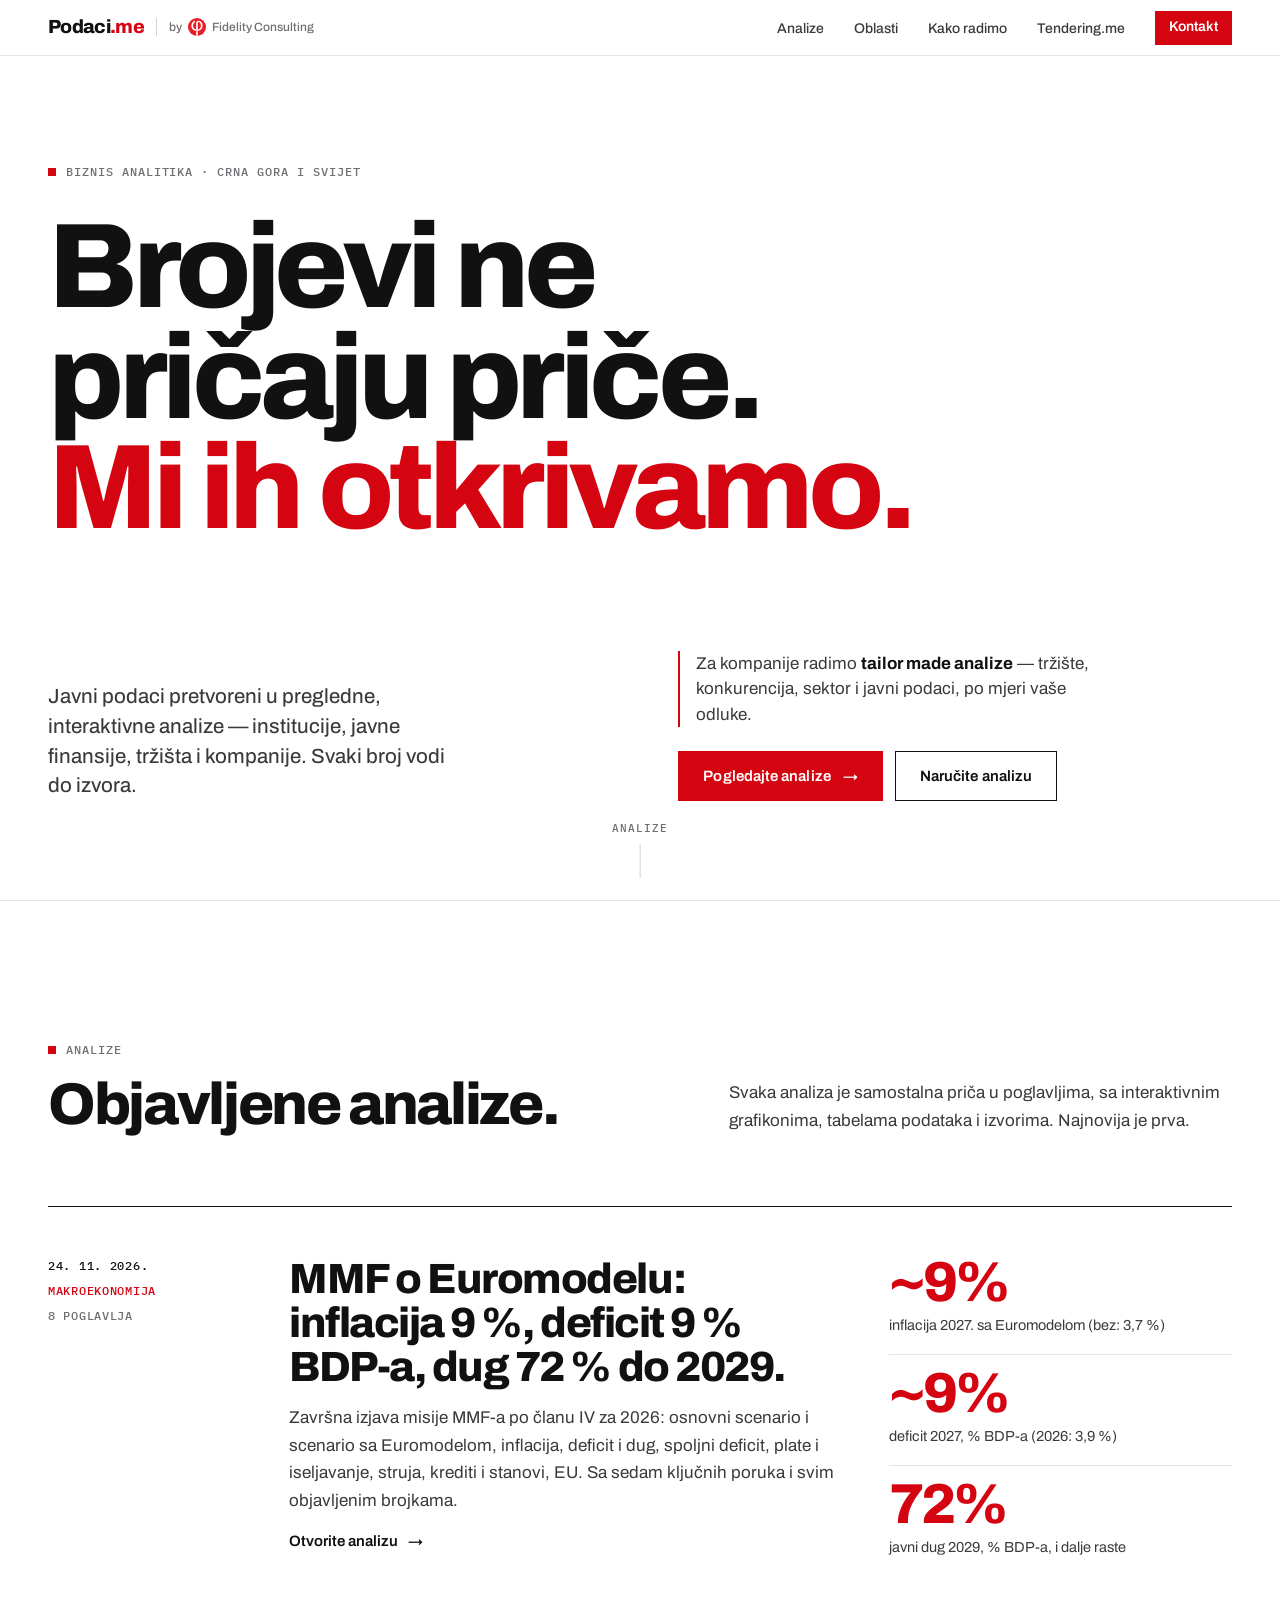
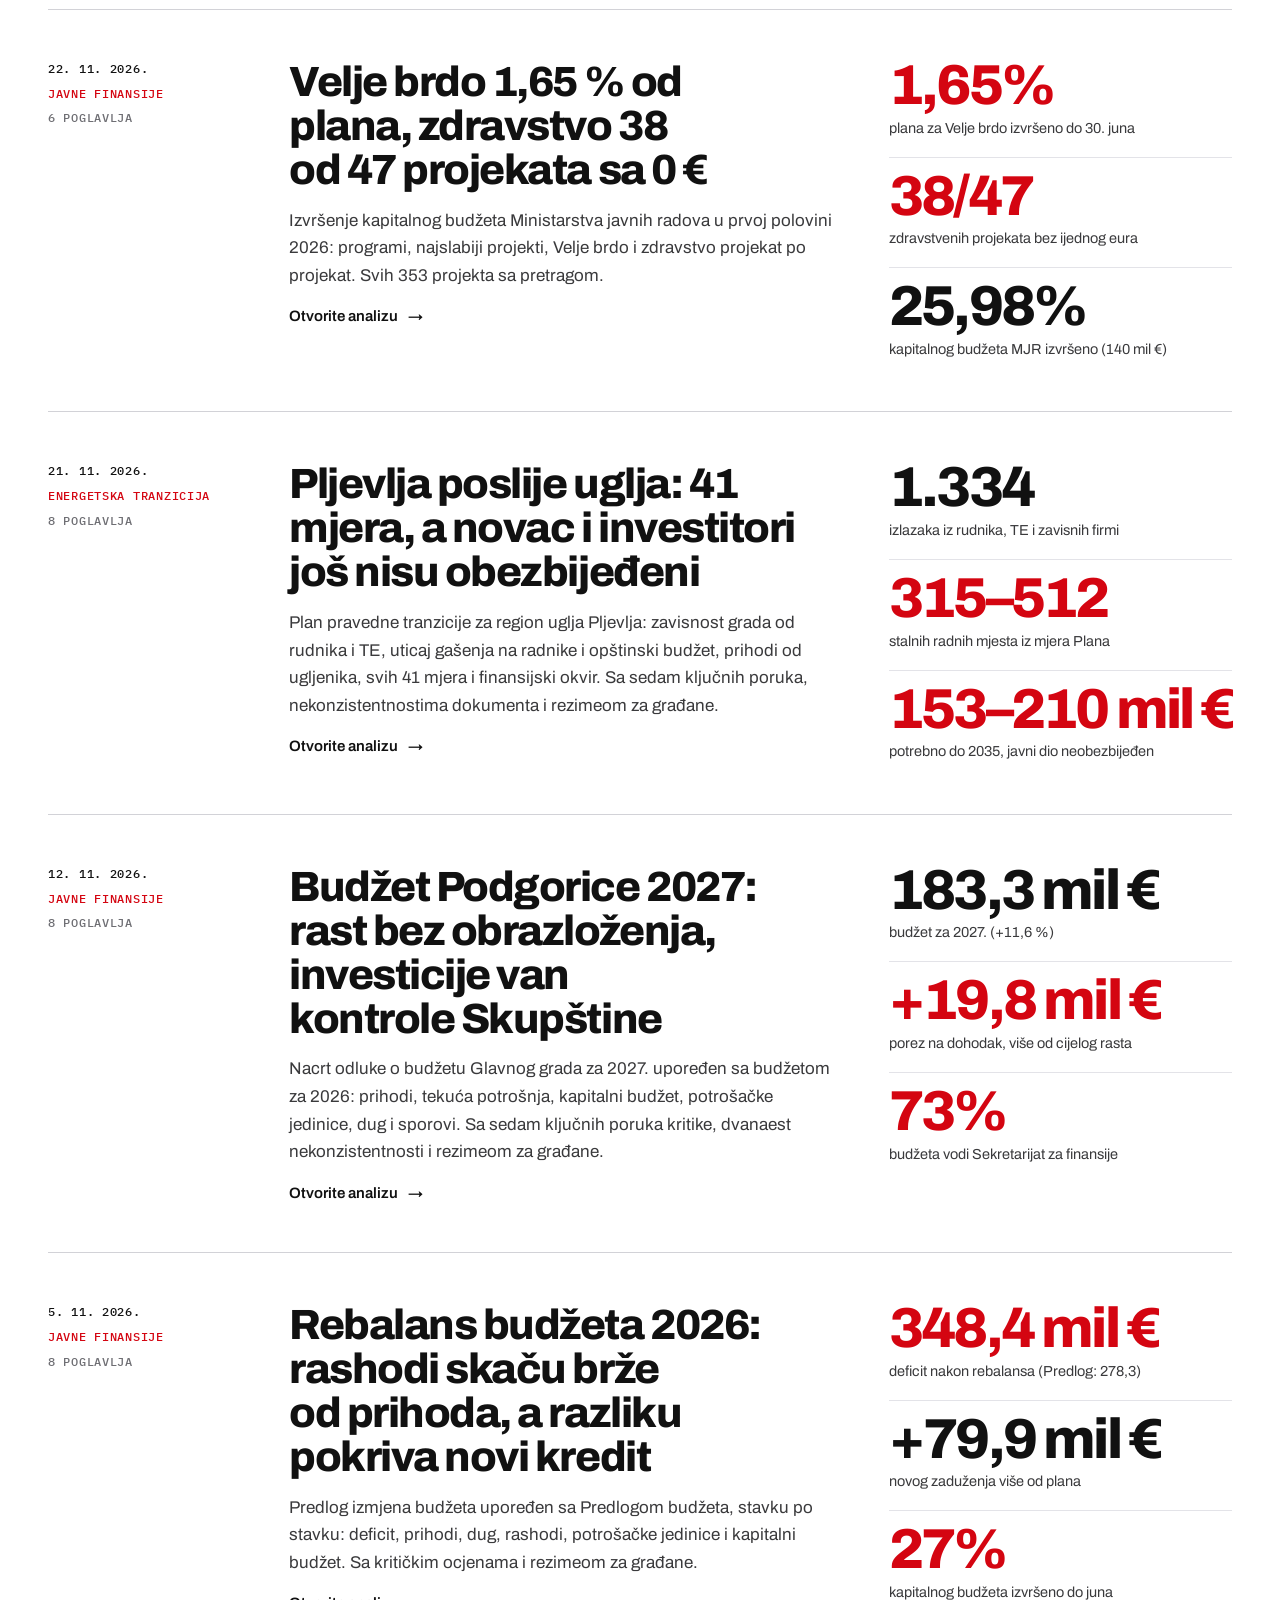
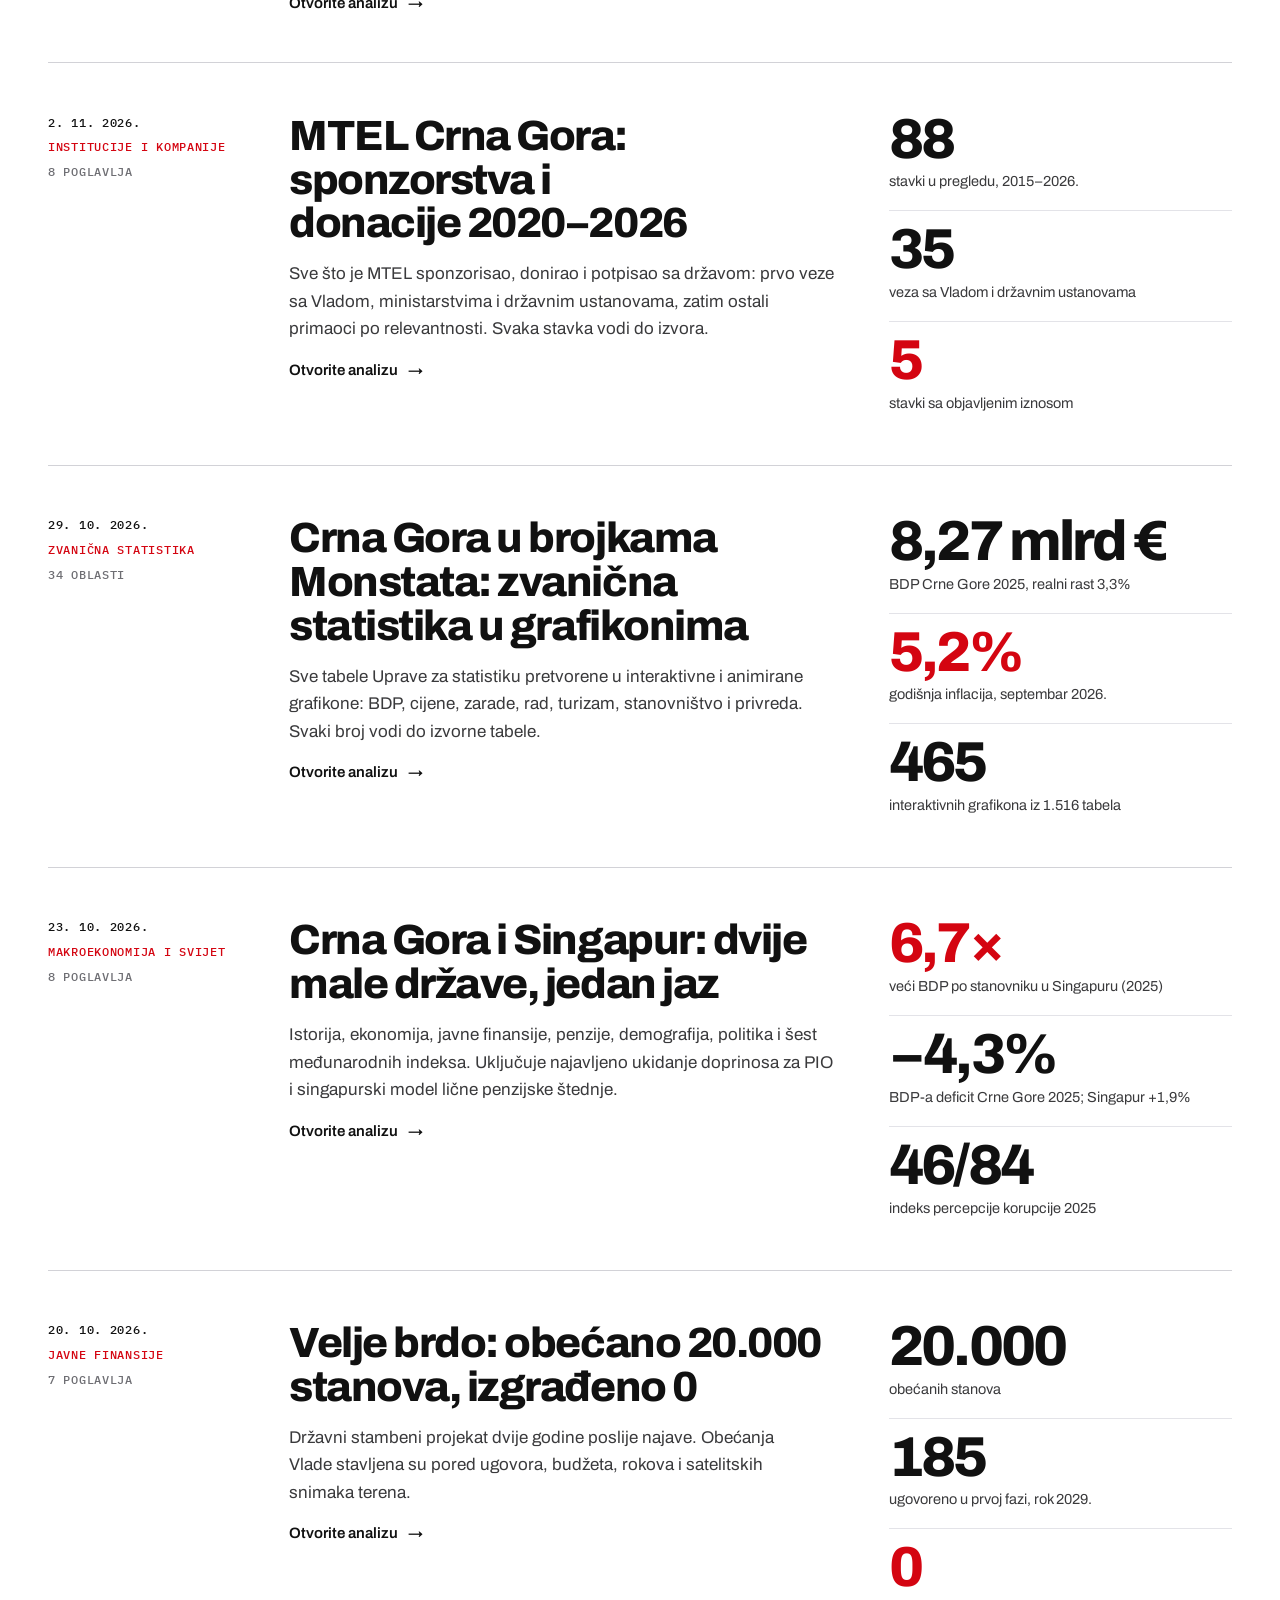
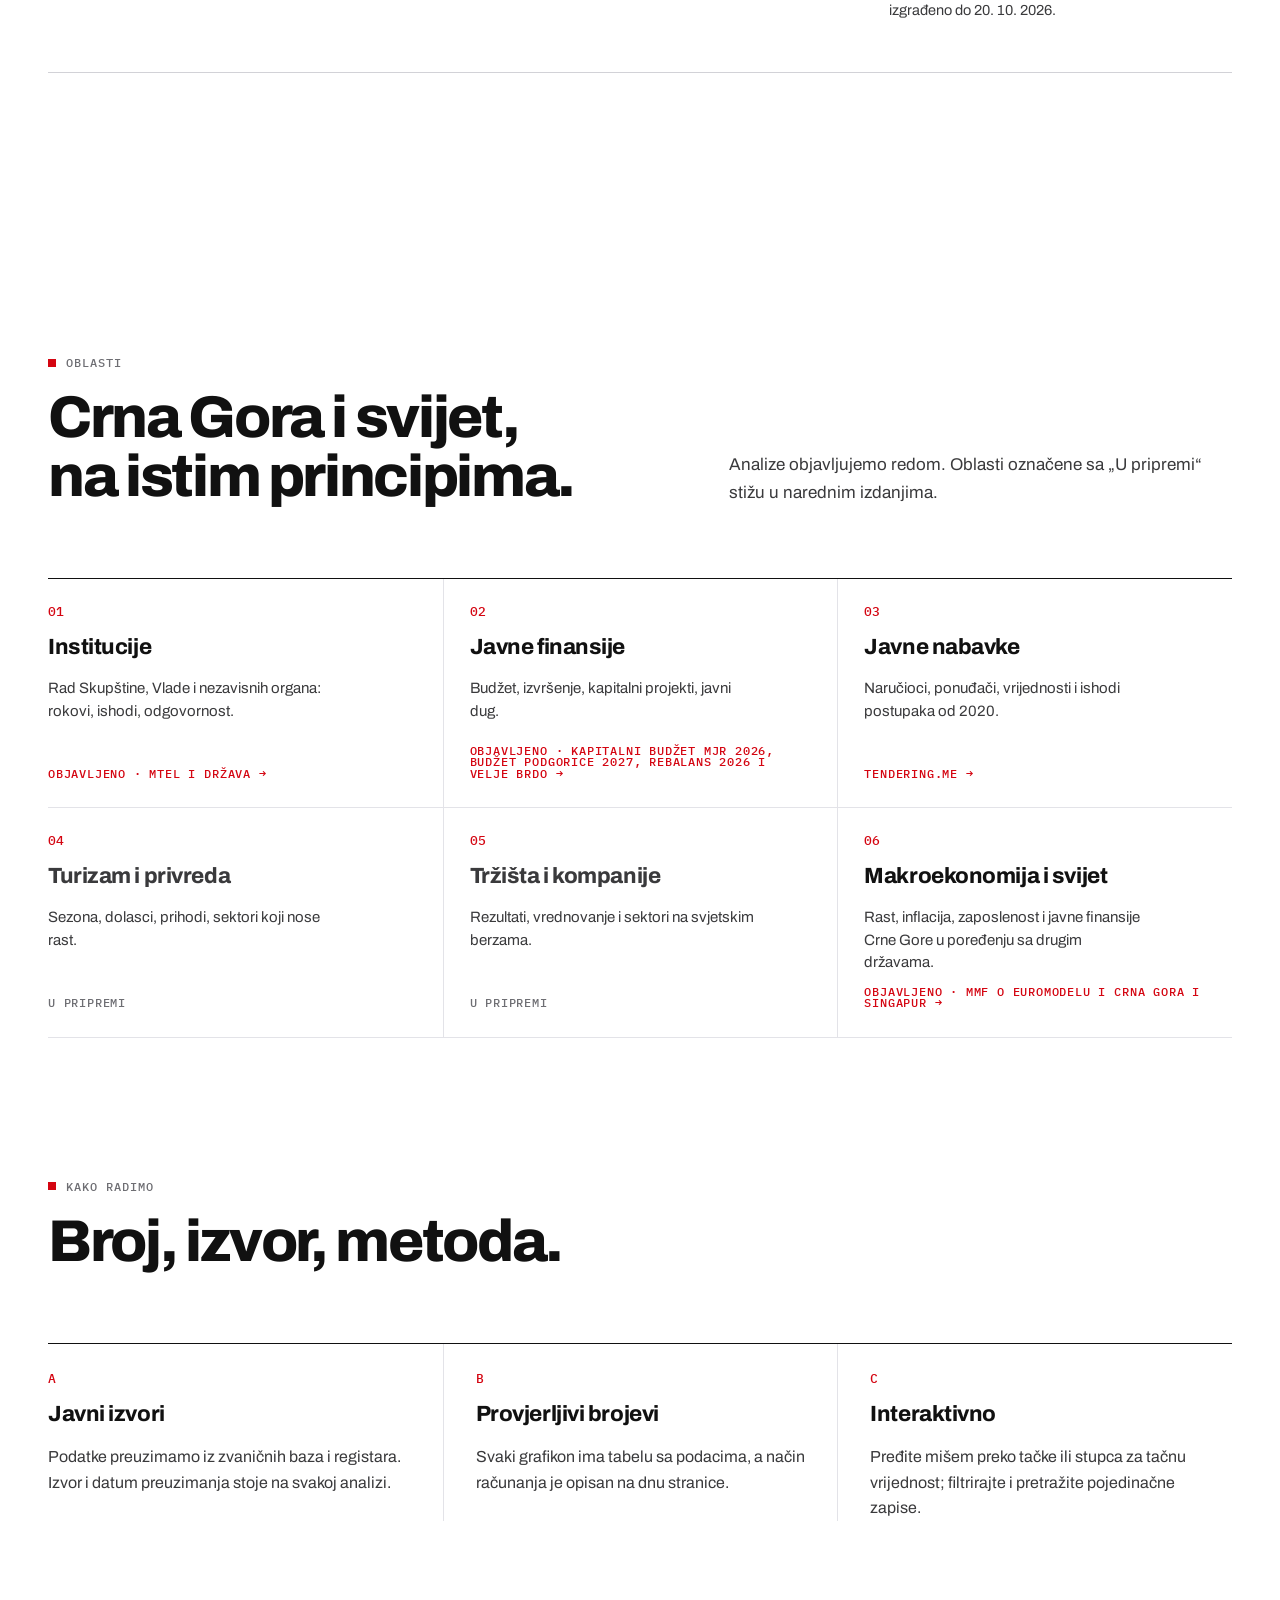
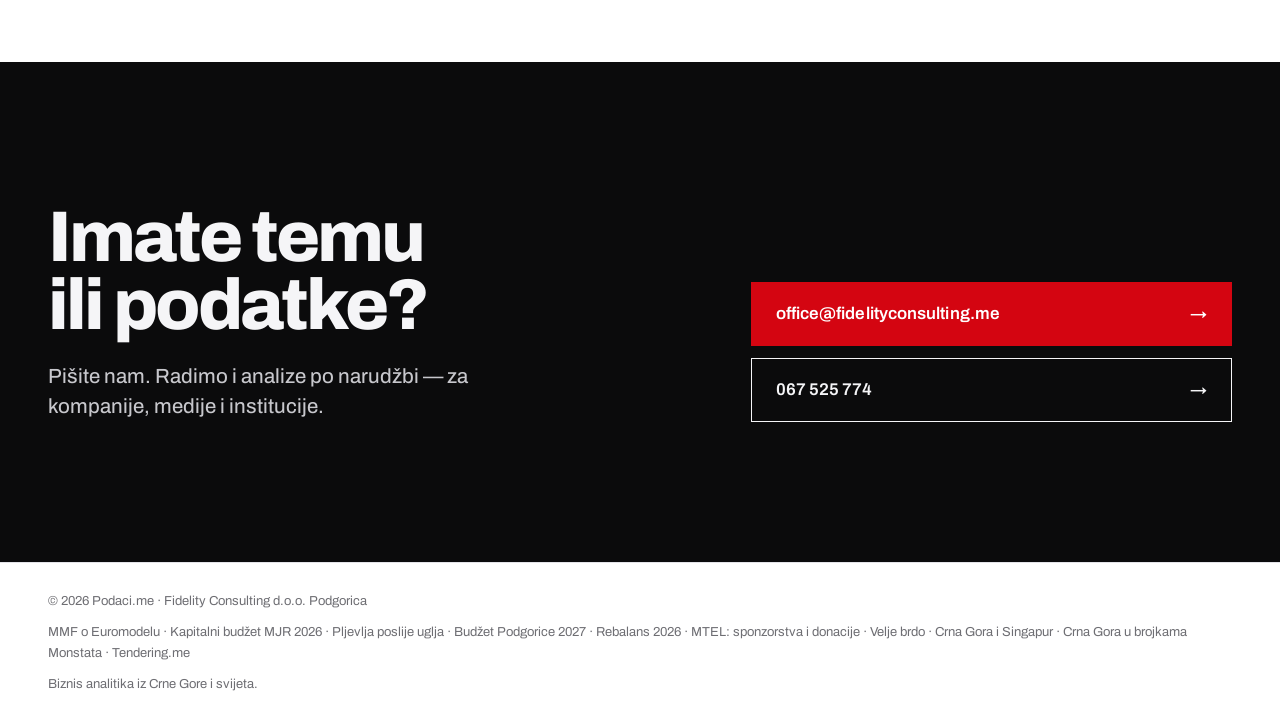
<file: index.html>
<!DOCTYPE html>
<html lang="sr-Latn-ME" class="no-js">
<head>
<meta charset="utf-8">
<meta name="viewport" content="width=device-width, initial-scale=1, viewport-fit=cover">
<title>Podaci.me — Biznis analitika iz Crne Gore i svijeta</title>
<meta name="description" content="Analize javnih podataka iz Crne Gore i svijeta: institucije, javne finansije, tržišta i kompanije. Interaktivni grafikoni i provjerljivi izvori.">
<link rel="canonical" href="https://www.podaci.me/">
<meta name="theme-color" content="#ffffff">
<meta property="og:type" content="website">
<meta property="og:url" content="https://www.podaci.me/">
<meta property="og:title" content="Podaci.me — Biznis analitika iz Crne Gore i svijeta">
<meta property="og:description" content="Analize javnih podataka iz Crne Gore i svijeta: Velje brdo, Crna Gora i Singapur. Interaktivni grafikoni i provjerljivi izvori.">
<meta property="og:image" content="https://www.podaci.me/og-image.png">
<meta property="og:image:width" content="1200">
<meta property="og:image:height" content="630">
<meta property="og:locale" content="sr_ME">
<meta name="twitter:card" content="summary_large_image">
<meta name="twitter:title" content="Podaci.me — Biznis analitika iz Crne Gore i svijeta">
<meta name="twitter:description" content="Analize javnih podataka iz Crne Gore i svijeta: Velje brdo, Crna Gora i Singapur. Interaktivni grafikoni i provjerljivi izvori.">
<meta name="twitter:image" content="https://www.podaci.me/og-image.png">
<link rel="icon" href="/favicon.svg" type="image/svg+xml">
<script type="application/ld+json">{"@context":"https://schema.org","@graph":[{"@type":"Organization","@id":"https://www.podaci.me/#organization","name":"Podaci.me","legalName":"Fidelity Consulting d.o.o.","url":"https://www.podaci.me/","logo":"https://www.podaci.me/og-image.png","email":"office@fidelityconsulting.me","telephone":"+382 67 525 774","address":{"@type":"PostalAddress","streetAddress":"Moskovska 63","addressLocality":"Podgorica","addressCountry":"ME"}},{"@type":"WebSite","@id":"https://www.podaci.me/#website","url":"https://www.podaci.me/","name":"Podaci.me","inLanguage":"sr-Latn-ME","publisher":{"@id":"https://www.podaci.me/#organization"}}]}</script>
<link rel="preconnect" href="https://fonts.googleapis.com">
<link rel="preconnect" href="https://fonts.gstatic.com" crossorigin>
<link rel="stylesheet" href="https://fonts.googleapis.com/css2?family=Archivo:wght@400..800&family=IBM+Plex+Mono:wght@400;500&display=swap">
<link rel="stylesheet" href="/assets/podaci.css?v=2.1">
<script>document.documentElement.className='js';window.__noJsT=setTimeout(function(){if(!window.P)document.documentElement.className='no-js'},4000)</script>
<script defer src="/assets/podaci.js?v=2.1" onerror="document.documentElement.className='no-js'"></script>
<style>
/* ---------- hero ---------- */
.hero{position:relative;min-height:calc(100svh - var(--nav-h));display:flex;flex-direction:column;padding-top:clamp(56px,12vh,140px)}
.hero .wrap{flex:1;display:flex;flex-direction:column;width:100%}
.hero__h{margin-top:clamp(22px,3.6vh,40px);font-size:clamp(46px,9.4vw,150px)}
.hero__h>span{display:block;text-wrap:balance}
.hero__l1{animation:heroRise 1.1s var(--ease) .1s both}
.hero__l2{color:var(--accent);animation:heroRise 1.1s var(--ease) .25s both}
.rd{position:relative;display:inline-block}
.rd::after{content:"";position:absolute;left:-.03em;right:-.03em;top:.12em;bottom:.04em;background:var(--ink);transform-origin:right center;animation:unredact 1.05s var(--ease-io) .9s both}
.rd+.rd::after{animation-delay:1.08s}
@keyframes unredact{from{transform:scaleX(1)}to{transform:scaleX(0)}}
/* the headline is the LCP element: it moves into place but is never hidden */
@keyframes heroRise{from{transform:translate3d(0,.14em,0)}to{transform:none}}
@keyframes footIn{from{opacity:0;transform:translate3d(0,16px,0)}to{opacity:1;transform:none}}
.no-js .rd::after{display:none}
.hero__foot{margin-top:auto;padding-block:clamp(40px,7vh,72px) clamp(72px,11vh,112px);display:grid;grid-template-columns:minmax(0,1fr) minmax(0,1fr);gap:28px clamp(32px,6vw,96px);align-items:end}
.hero__foot>div{animation:footIn .9s var(--ease) .6s both}
.hero__foot .lede{max-width:34ch}
.hero__note{padding-left:16px;border-left:2px solid var(--accent);font-size:17px;line-height:1.5;color:var(--ink-2);max-width:44ch;margin-bottom:24px}
.hero__note strong{color:var(--ink)}
.cue{position:absolute;left:50%;bottom:22px;transform:translateX(-50%);display:flex;flex-direction:column;align-items:center;gap:10px;font:500 11px/1 var(--f-mono);letter-spacing:.1em;text-transform:uppercase;color:var(--muted);text-decoration:none;transition:color .2s}
.cue:hover{color:var(--ink)}
.cue i{position:relative;width:1px;height:34px;background:var(--hair-2);overflow:hidden}
.cue i::after{content:"";position:absolute;left:0;top:-40%;width:1px;height:40%;background:var(--accent);animation:cue 2.2s var(--ease-io) 2}
@keyframes cue{to{top:100%}}
@media (max-width:860px){.hero{min-height:0}.hero__foot{grid-template-columns:minmax(0,1fr)}.cue{display:none}.hero__foot{padding-bottom:56px}}

/* ---------- analize: pregled ---------- */
.list{padding-block:var(--sec);border-top:1px solid var(--hair)}
.list__head{display:grid;grid-template-columns:minmax(0,1.2fr) minmax(0,1fr);gap:20px clamp(32px,6vw,96px);align-items:end}
.list__head .eyebrow{margin-bottom:18px}
@media (max-width:860px){.list__head{grid-template-columns:minmax(0,1fr)}}
.alist{list-style:none;margin:clamp(40px,6vw,72px) 0 0;padding:0;border-top:1px solid var(--ink)}
.alist>li{border-bottom:1px solid var(--hair-2)}
.an{display:grid;grid-template-columns:minmax(0,190px) minmax(0,1.6fr) minmax(0,1fr);gap:20px clamp(28px,4vw,64px);align-items:start;padding:clamp(32px,4vw,52px) 0;text-decoration:none;color:var(--ink);position:relative}
.an::after{content:"";position:absolute;left:0;right:0;bottom:-1px;height:2px;background:var(--accent);transform:scaleX(0);transform-origin:left;transition:transform .6s var(--ease)}
.an:hover::after{transform:scaleX(1)}
.an__meta{display:grid;gap:8px;font:500 12px/1.4 var(--f-mono);letter-spacing:.06em;text-transform:uppercase;color:var(--muted)}
.an__meta time{color:var(--ink)}
.an__meta b{font-weight:500;color:var(--accent-text)}
.an__body{display:grid;gap:14px;min-width:0}
.an h3{font-size:clamp(28px,3.3vw,46px);font-weight:800;letter-spacing:-.035em;line-height:1.04;text-wrap:balance;transition:color .25s}
.an:hover h3{color:var(--accent-text)}
.an p.dek{max-width:56ch}
.an__go{display:inline-flex;align-items:center;gap:10px;font:600 15px/1 var(--f-sans);margin-top:6px}
.an__go .arr{transition:transform .45s var(--ease)}
.an:hover .an__go .arr{transform:translateX(5px)}
.an__nums{display:grid;gap:18px;min-width:0}
.an__nums div{display:grid;gap:6px;padding-top:14px;border-top:1px solid var(--hair)}
.an__nums div:first-child{border-top:0;padding-top:0}
.an__v{font-size:clamp(40px,4.4vw,64px);font-weight:800;letter-spacing:-.05em;line-height:.9;font-variant-numeric:tabular-nums;white-space:nowrap}
.an__nums span{font-size:14.5px;line-height:1.45;color:var(--ink-2)}
@media (max-width:960px){.an{grid-template-columns:minmax(0,1fr) minmax(0,1fr)}.an__meta{grid-column:1 / -1;display:flex;flex-wrap:wrap;gap:6px 16px}.an__body{grid-column:1 / -1}.an__nums{grid-column:1 / -1;grid-template-columns:repeat(3,minmax(0,1fr))}.an__nums div{border-top:1px solid var(--hair);padding-top:14px}.an__nums div:first-child{border-top:1px solid var(--hair);padding-top:14px}}
@media (max-width:560px){.an__nums{grid-template-columns:minmax(0,1fr)}}

/* ---------- areas ---------- */
.split-head{display:grid;grid-template-columns:minmax(0,1.2fr) minmax(0,1fr);gap:20px clamp(32px,6vw,96px);align-items:end}
.split-head .eyebrow{margin-bottom:18px}
@media (max-width:860px){.split-head{grid-template-columns:minmax(0,1fr)}}
.areas{list-style:none;margin:clamp(40px,6vw,72px) 0 0;padding:0;display:grid;grid-template-columns:repeat(3,minmax(0,1fr));border-top:1px solid var(--ink)}
.areas li{border-bottom:1px solid var(--hair)}
.areas li:not(:nth-child(3n+1)){border-left:1px solid var(--hair)}
.area{display:flex;flex-direction:column;gap:12px;height:100%;min-height:228px;padding:26px 26px 28px;text-decoration:none;color:var(--ink);position:relative;transition:background .35s var(--ease)}
.areas li:nth-child(3n+1) .area{padding-left:0}
.area__n{font:500 13px/1 var(--f-mono);color:var(--accent-text)}
.area h3{font-size:22px;font-weight:750;letter-spacing:-.02em}
.area p{font-size:15px;line-height:1.5;color:var(--ink-2);max-width:32ch}
.area__s{margin-top:auto;font:500 11.5px/1 var(--f-mono);letter-spacing:.07em;text-transform:uppercase;color:var(--muted)}
a.area .area__s{color:var(--accent-text)}
a.area .area__s .arr{display:inline-block;transition:transform .45s var(--ease)}
a.area:hover .area__s .arr{transform:translateX(5px)}
a.area:hover h3{color:var(--accent-text)}
.area.is-soon{color:var(--ink-2)}
.area.is-soon h3{color:var(--ink-2)}
@media (max-width:960px){.areas{grid-template-columns:repeat(2,minmax(0,1fr))}.areas li:not(:nth-child(3n+1)){border-left:0}.areas li:nth-child(even){border-left:1px solid var(--hair)}.areas li:nth-child(3n+1) .area{padding-left:26px}.areas li:nth-child(odd) .area{padding-left:0}}
@media (max-width:560px){.areas{grid-template-columns:minmax(0,1fr)}.areas li:nth-child(even){border-left:0}.area{min-height:0;padding:22px 0 !important}}

/* ---------- method ---------- */
.method{display:grid;grid-template-columns:repeat(3,minmax(0,1fr));gap:0;margin-top:clamp(40px,6vw,72px);border-top:1px solid var(--ink)}
.method>div{padding:28px 32px 0 0;display:grid;gap:12px;align-content:start}
.method>div+div{padding-left:32px;border-left:1px solid var(--hair)}
.method b{font:500 13px/1 var(--f-mono);color:var(--accent-text)}
.method h3{font-size:22px;font-weight:750;letter-spacing:-.02em}
.method p{font-size:16px;line-height:1.6;color:var(--ink-2)}
@media (max-width:860px){.method{grid-template-columns:minmax(0,1fr)}.method>div+div{padding-left:0;border-left:0;border-top:1px solid var(--hair)}.method>div{padding:24px 0}}

/* ---------- contact ---------- */
.contact__grid{display:grid;grid-template-columns:minmax(0,1.3fr) minmax(0,1fr);gap:32px clamp(32px,6vw,96px);align-items:end}
.contact__grid .lede{margin-top:22px;max-width:40ch}
.contact__links{display:grid;gap:12px}
.contact__links .btn{justify-content:space-between;min-height:64px;font-size:17px}
@media (max-width:860px){.contact__grid{grid-template-columns:minmax(0,1fr)}}
</style>
</head>
<body>
<a class="skip" href="#main">Preskoči na sadržaj</a>

<header class="gh">
  <div class="wrap">
    <a class="brand" href="/" aria-label="Podaci.me by Fidelity Consulting"><span class="logo">Podaci<span>.me</span></span><span class="by"><span class="byw">by</span><img src="/fidelity-logo.svg" alt="" width="18" height="18"><span>Fidelity Consulting</span></span></a>
    <button class="menu-btn" type="button" aria-expanded="false" aria-controls="gh-nav"><i aria-hidden="true"></i>Meni</button>
    <nav id="gh-nav" aria-label="Glavna navigacija">
      <ul>
        <li><a href="#analize">Analize</a></li>
        <li><a href="#oblasti">Oblasti</a></li>
        <li><a href="#metod">Kako radimo</a></li>
        <li><a href="https://www.tendering.me/">Tendering.me</a></li>
        <li><a class="cta" href="mailto:office@fidelityconsulting.me?subject=Upit%20%E2%80%94%20Podaci.me">Kontakt</a></li>
      </ul>
    </nav>
  </div>
</header>

<main id="main">

  <section class="hero" id="top" aria-labelledby="hero-h">
    <div class="wrap">
      <p class="eyebrow live">Biznis analitika · Crna Gora i svijet</p>
      <h1 class="display hero__h" id="hero-h"><span class="hero__l1">Brojevi ne pričaju priče.</span> <span class="hero__l2"><span class="rd">Mi ih</span> <span class="rd">otkrivamo.</span></span></h1>
      <div class="hero__foot">
        <p class="lede">Javni podaci pretvoreni u pregledne, interaktivne analize — institucije, javne finansije, tržišta i kompanije. Svaki broj vodi do izvora.</p>
        <div>
          <p class="hero__note">Za kompanije radimo <strong>tailor made analize</strong> — tržište, konkurencija, sektor i javni podaci, po mjeri vaše odluke.</p>
          <div class="btns">
            <a class="btn btn--red" href="#analize">Pogledajte analize <span class="arr" aria-hidden="true">→</span></a>
            <a class="btn" href="mailto:office@fidelityconsulting.me?subject=Tailor%20made%20analiza%20%E2%80%94%20Podaci.me">Naručite analizu</a>
          </div>
        </div>
      </div>
    </div>
    <a class="cue" href="#analize"><span>Analize</span><i aria-hidden="true"></i></a>
  </section>

  <section class="list" id="analize" aria-labelledby="list-h">
    <div class="wrap">
      <div class="list__head" data-reveal>
        <div><p class="eyebrow">Analize</p><h2 class="h-sec" id="list-h">Objavljene analize.</h2></div>
        <p class="dek">Svaka analiza je samostalna priča u poglavljima, sa interaktivnim grafikonima, tabelama podataka i izvorima. Najnovija je prva.</p>
      </div>
      <ol class="alist">
        <li data-reveal>
          <a class="an" href="/analize/mmf-euromodel-2026/">
            <p class="an__meta"><time datetime="2026-11-24">24. 11. 2026.</time><b>Makroekonomija</b><span>8 poglavlja</span></p>
            <div class="an__body">
              <h3>MMF o Euromodelu: inflacija 9&nbsp;%, deficit 9&nbsp;% BDP-a, dug 72&nbsp;% do 2029.</h3>
              <p class="dek">Završna izjava misije MMF-a po članu IV za 2026: osnovni scenario i scenario sa Euromodelom, inflacija, deficit i dug, spoljni deficit, plate i iseljavanje, struja, krediti i stanovi, EU. Sa sedam ključnih poruka i svim objavljenim brojkama.</p>
              <span class="an__go">Otvorite analizu <span class="arr" aria-hidden="true">→</span></span>
            </div>
            <div class="an__nums">
              <div><p class="an__v red">~9%</p><span>inflacija 2027. sa Euromodelom (bez: 3,7&nbsp;%)</span></div>
              <div><p class="an__v red">~9%</p><span>deficit 2027, % BDP-a (2026: 3,9&nbsp;%)</span></div>
              <div><p class="an__v red">72%</p><span>javni dug 2029, % BDP-a, i dalje raste</span></div>
            </div>
          </a>
        </li>
        <li data-reveal>
          <a class="an" href="/analize/kapitalni-budzet-mjr-2026/">
            <p class="an__meta"><time datetime="2026-11-22">22. 11. 2026.</time><b>Javne finansije</b><span>6 poglavlja</span></p>
            <div class="an__body">
              <h3>Velje brdo 1,65&nbsp;% od plana, zdravstvo 38 od 47 projekata sa 0&nbsp;€</h3>
              <p class="dek">Izvršenje kapitalnog budžeta Ministarstva javnih radova u prvoj polovini 2026: programi, najslabiji projekti, Velje brdo i zdravstvo projekat po projekat. Svih 353 projekta sa pretragom.</p>
              <span class="an__go">Otvorite analizu <span class="arr" aria-hidden="true">→</span></span>
            </div>
            <div class="an__nums">
              <div><p class="an__v red">1,65%</p><span>plana za Velje brdo izvršeno do 30. juna</span></div>
              <div><p class="an__v red">38/47</p><span>zdravstvenih projekata bez ijednog eura</span></div>
              <div><p class="an__v">25,98%</p><span>kapitalnog budžeta MJR izvršeno (140 mil €)</span></div>
            </div>
          </a>
        </li>
        <li data-reveal>
          <a class="an" href="/analize/pravedna-tranzicija-pljevlja/">
            <p class="an__meta"><time datetime="2026-11-21">21. 11. 2026.</time><b>Energetska tranzicija</b><span>8 poglavlja</span></p>
            <div class="an__body">
              <h3>Pljevlja poslije uglja: 41 mjera, a novac i investitori još nisu obezbijeđeni</h3>
              <p class="dek">Plan pravedne tranzicije za region uglja Pljevlja: zavisnost grada od rudnika i TE, uticaj gašenja na radnike i opštinski budžet, prihodi od ugljenika, svih 41 mjera i finansijski okvir. Sa sedam ključnih poruka, nekonzistentnostima dokumenta i rezimeom za građane.</p>
              <span class="an__go">Otvorite analizu <span class="arr" aria-hidden="true">→</span></span>
            </div>
            <div class="an__nums">
              <div><p class="an__v">1.334</p><span>izlazaka iz rudnika, TE i zavisnih firmi</span></div>
              <div><p class="an__v red">315–512</p><span>stalnih radnih mjesta iz mjera Plana</span></div>
              <div><p class="an__v red">153–210 mil €</p><span>potrebno do 2035, javni dio neobezbijeđen</span></div>
            </div>
          </a>
        </li>
        <li data-reveal>
          <a class="an" href="/analize/budzet-podgorice-2027/">
            <p class="an__meta"><time datetime="2026-11-12">12. 11. 2026.</time><b>Javne finansije</b><span>8 poglavlja</span></p>
            <div class="an__body">
              <h3>Budžet Podgorice 2027: rast bez obrazloženja, investicije van kontrole Skupštine</h3>
              <p class="dek">Nacrt odluke o budžetu Glavnog grada za 2027. upoređen sa budžetom za 2026: prihodi, tekuća potrošnja, kapitalni budžet, potrošačke jedinice, dug i sporovi. Sa sedam ključnih poruka kritike, dvanaest nekonzistentnosti i rezimeom za građane.</p>
              <span class="an__go">Otvorite analizu <span class="arr" aria-hidden="true">→</span></span>
            </div>
            <div class="an__nums">
              <div><p class="an__v">183,3 mil €</p><span>budžet za 2027. (+11,6&nbsp;%)</span></div>
              <div><p class="an__v red">+19,8 mil €</p><span>porez na dohodak, više od cijelog rasta</span></div>
              <div><p class="an__v red">73%</p><span>budžeta vodi Sekretarijat za finansije</span></div>
            </div>
          </a>
        </li>
        <li data-reveal>
          <a class="an" href="/analize/rebalans-budzeta-2026/">
            <p class="an__meta"><time datetime="2026-11-05">5. 11. 2026.</time><b>Javne finansije</b><span>8 poglavlja</span></p>
            <div class="an__body">
              <h3>Rebalans budžeta 2026: rashodi skaču brže od prihoda, a razliku pokriva novi kredit</h3>
              <p class="dek">Predlog izmjena budžeta upoređen sa Predlogom budžeta, stavku po stavku: deficit, prihodi, dug, rashodi, potrošačke jedinice i kapitalni budžet. Sa kritičkim ocjenama i rezimeom za građane.</p>
              <span class="an__go">Otvorite analizu <span class="arr" aria-hidden="true">→</span></span>
            </div>
            <div class="an__nums">
              <div><p class="an__v red">348,4 mil €</p><span>deficit nakon rebalansa (Predlog: 278,3)</span></div>
              <div><p class="an__v">+79,9 mil €</p><span>novog zaduženja više od plana</span></div>
              <div><p class="an__v red">27%</p><span>kapitalnog budžeta izvršeno do juna</span></div>
            </div>
          </a>
        </li>
        <li data-reveal>
          <a class="an" href="/analize/mtel-sponzorstva/">
            <p class="an__meta"><time datetime="2026-11-02">2. 11. 2026.</time><b>Institucije i kompanije</b><span>8 poglavlja</span></p>
            <div class="an__body">
              <h3>MTEL Crna Gora: sponzorstva i donacije 2020–2026</h3>
              <p class="dek">Sve što je MTEL sponzorisao, donirao i potpisao sa državom: prvo veze sa Vladom, ministarstvima i državnim ustanovama, zatim ostali primaoci po relevantnosti. Svaka stavka vodi do izvora.</p>
              <span class="an__go">Otvorite analizu <span class="arr" aria-hidden="true">→</span></span>
            </div>
            <div class="an__nums">
              <div><p class="an__v">88</p><span>stavki u pregledu, 2015–2026.</span></div>
              <div><p class="an__v">35</p><span>veza sa Vladom i državnim ustanovama</span></div>
              <div><p class="an__v red">5</p><span>stavki sa objavljenim iznosom</span></div>
            </div>
          </a>
        </li>
        <li data-reveal>
          <a class="an" href="/analize/crna-gora-u-brojkama-monstata/">
            <p class="an__meta"><time datetime="2026-10-29">29. 10. 2026.</time><b>Zvanična statistika</b><span>34 oblasti</span></p>
            <div class="an__body">
              <h3>Crna Gora u brojkama Monstata: zvanična statistika u grafikonima</h3>
              <p class="dek">Sve tabele Uprave za statistiku pretvorene u interaktivne i animirane grafikone: BDP, cijene, zarade, rad, turizam, stanovništvo i privreda. Svaki broj vodi do izvorne tabele.</p>
              <span class="an__go">Otvorite analizu <span class="arr" aria-hidden="true">→</span></span>
            </div>
            <div class="an__nums">
              <div><p class="an__v">8,27 mlrd €</p><span>BDP Crne Gore 2025, realni rast 3,3%</span></div>
              <div><p class="an__v red">5,2%</p><span>godišnja inflacija, septembar 2026.</span></div>
              <div><p class="an__v">465</p><span>interaktivnih grafikona iz 1.516 tabela</span></div>
            </div>
          </a>
        </li>
        <li data-reveal>
          <a class="an" href="/analize/crna-gora-singapur/">
            <p class="an__meta"><time datetime="2026-10-23">23. 10. 2026.</time><b>Makroekonomija i svijet</b><span>8 poglavlja</span></p>
            <div class="an__body">
              <h3>Crna Gora i Singapur: dvije male države, jedan jaz</h3>
              <p class="dek">Istorija, ekonomija, javne finansije, penzije, demografija, politika i šest međunarodnih indeksa. Uključuje najavljeno ukidanje doprinosa za PIO i singapurski model lične penzijske štednje.</p>
              <span class="an__go">Otvorite analizu <span class="arr" aria-hidden="true">→</span></span>
            </div>
            <div class="an__nums">
              <div><p class="an__v red">6,7×</p><span>veći BDP po stanovniku u Singapuru (2025)</span></div>
              <div><p class="an__v">−4,3%</p><span>BDP-a deficit Crne Gore 2025; Singapur +1,9%</span></div>
              <div><p class="an__v">46/84</p><span>indeks percepcije korupcije 2025</span></div>
            </div>
          </a>
        </li>
        <li data-reveal>
          <a class="an" href="/analize/velje-brdo/">
            <p class="an__meta"><time datetime="2026-10-20">20. 10. 2026.</time><b>Javne finansije</b><span>7 poglavlja</span></p>
            <div class="an__body">
              <h3>Velje brdo: obećano 20.000 stanova, izgrađeno 0</h3>
              <p class="dek">Državni stambeni projekat dvije godine poslije najave. Obećanja Vlade stavljena su pored ugovora, budžeta, rokova i satelitskih snimaka terena.</p>
              <span class="an__go">Otvorite analizu <span class="arr" aria-hidden="true">→</span></span>
            </div>
            <div class="an__nums">
              <div><p class="an__v">20.000</p><span>obećanih stanova</span></div>
              <div><p class="an__v">185</p><span>ugovoreno u prvoj fazi, rok 2029.</span></div>
              <div><p class="an__v red">0</p><span>izgrađeno do 20. 10. 2026.</span></div>
            </div>
          </a>
        </li>
      </ol>
    </div>
  </section>

  <section class="sec" id="oblasti" aria-labelledby="areas-h">
    <div class="wrap">
      <div class="split-head" data-reveal>
        <div><p class="eyebrow">Oblasti</p><h2 class="h-sec" id="areas-h">Crna Gora i svijet, na istim principima.</h2></div>
        <p class="dek">Analize objavljujemo redom. Oblasti označene sa „U pripremi“ stižu u narednim izdanjima.</p>
      </div>
      <ol class="areas">
        <li data-reveal><a class="area" href="/analize/mtel-sponzorstva/"><span class="area__n">01</span><h3>Institucije</h3><p>Rad Skupštine, Vlade i nezavisnih organa: rokovi, ishodi, odgovornost.</p><span class="area__s">Objavljeno · MTEL i država <span class="arr" aria-hidden="true">→</span></span></a></li>
        <li data-reveal style="--d:60ms"><a class="area" href="/analize/kapitalni-budzet-mjr-2026/"><span class="area__n">02</span><h3>Javne finansije</h3><p>Budžet, izvršenje, kapitalni projekti, javni dug.</p><span class="area__s">Objavljeno · Kapitalni budžet MJR 2026, Budžet Podgorice 2027, Rebalans 2026 i Velje brdo <span class="arr" aria-hidden="true">→</span></span></a></li>
        <li data-reveal style="--d:120ms"><a class="area" href="https://www.tendering.me/"><span class="area__n">03</span><h3>Javne nabavke</h3><p>Naručioci, ponuđači, vrijednosti i ishodi postupaka od 2020.</p><span class="area__s">Tendering.me <span class="arr" aria-hidden="true">→</span></span></a></li>
        <li data-reveal><div class="area is-soon"><span class="area__n">04</span><h3>Turizam i privreda</h3><p>Sezona, dolasci, prihodi, sektori koji nose rast.</p><span class="area__s">U pripremi</span></div></li>
        <li data-reveal style="--d:60ms"><div class="area is-soon"><span class="area__n">05</span><h3>Tržišta i kompanije</h3><p>Rezultati, vrednovanje i sektori na svjetskim berzama.</p><span class="area__s">U pripremi</span></div></li>
        <li data-reveal style="--d:120ms"><a class="area" href="/analize/mmf-euromodel-2026/"><span class="area__n">06</span><h3>Makroekonomija i svijet</h3><p>Rast, inflacija, zaposlenost i javne finansije Crne Gore u poređenju sa drugim državama.</p><span class="area__s">Objavljeno · MMF o Euromodelu i Crna Gora i Singapur <span class="arr" aria-hidden="true">→</span></span></a></li>
      </ol>
    </div>
  </section>

  <section class="sec" id="metod" aria-labelledby="method-h" style="padding-top:0">
    <div class="wrap">
      <div data-reveal><p class="eyebrow" style="margin-bottom:18px">Kako radimo</p><h2 class="h-sec" id="method-h">Broj, izvor, metoda.</h2></div>
      <div class="method">
        <div data-reveal><b>A</b><h3>Javni izvori</h3><p>Podatke preuzimamo iz zvaničnih baza i registara. Izvor i datum preuzimanja stoje na svakoj analizi.</p></div>
        <div data-reveal style="--d:80ms"><b>B</b><h3>Provjerljivi brojevi</h3><p>Svaki grafikon ima tabelu sa podacima, a način računanja je opisan na dnu stranice.</p></div>
        <div data-reveal style="--d:160ms"><b>C</b><h3>Interaktivno</h3><p>Pređite mišem preko tačke ili stupca za tačnu vrijednost; filtrirajte i pretražite pojedinačne zapise.</p></div>
      </div>
    </div>
  </section>

  <section class="tone-night sec" id="kontakt" aria-labelledby="contact-h">
    <div class="wrap contact__grid">
      <div data-reveal>
        <h2 class="display d-l" id="contact-h">Imate temu ili podatke?</h2>
        <p class="lede">Pišite nam. Radimo i analize po narudžbi — za kompanije, medije i institucije.</p>
      </div>
      <div class="contact__links" data-reveal style="--d:120ms">
        <a class="btn btn--red" href="mailto:office@fidelityconsulting.me?subject=Upit%20%E2%80%94%20Podaci.me">office@fidelityconsulting.me <span class="arr" aria-hidden="true">→</span></a>
        <a class="btn" href="tel:+38267525774">067 525 774 <span class="arr" aria-hidden="true">→</span></a>
      </div>
    </div>
  </section>
</main>

<footer class="gf">
  <div class="wrap">
    <span>© 2026 Podaci.me · Fidelity Consulting d.o.o. Podgorica</span>
    <span><a href="/analize/mmf-euromodel-2026/">MMF o Euromodelu</a> · <a href="/analize/kapitalni-budzet-mjr-2026/">Kapitalni budžet MJR 2026</a> · <a href="/analize/pravedna-tranzicija-pljevlja/">Pljevlja poslije uglja</a> · <a href="/analize/budzet-podgorice-2027/">Budžet Podgorice 2027</a> · <a href="/analize/rebalans-budzeta-2026/">Rebalans 2026</a> · <a href="/analize/mtel-sponzorstva/">MTEL: sponzorstva i donacije</a> · <a href="/analize/velje-brdo/">Velje brdo</a> · <a href="/analize/crna-gora-singapur/">Crna Gora i Singapur</a> · <a href="/analize/crna-gora-u-brojkama-monstata/">Crna Gora u brojkama Monstata</a> · <a href="https://www.tendering.me/">Tendering.me</a></span>
    <span>Biznis analitika iz Crne Gore i svijeta.</span>
  </div>
</footer>

</body>
</html>
</file>
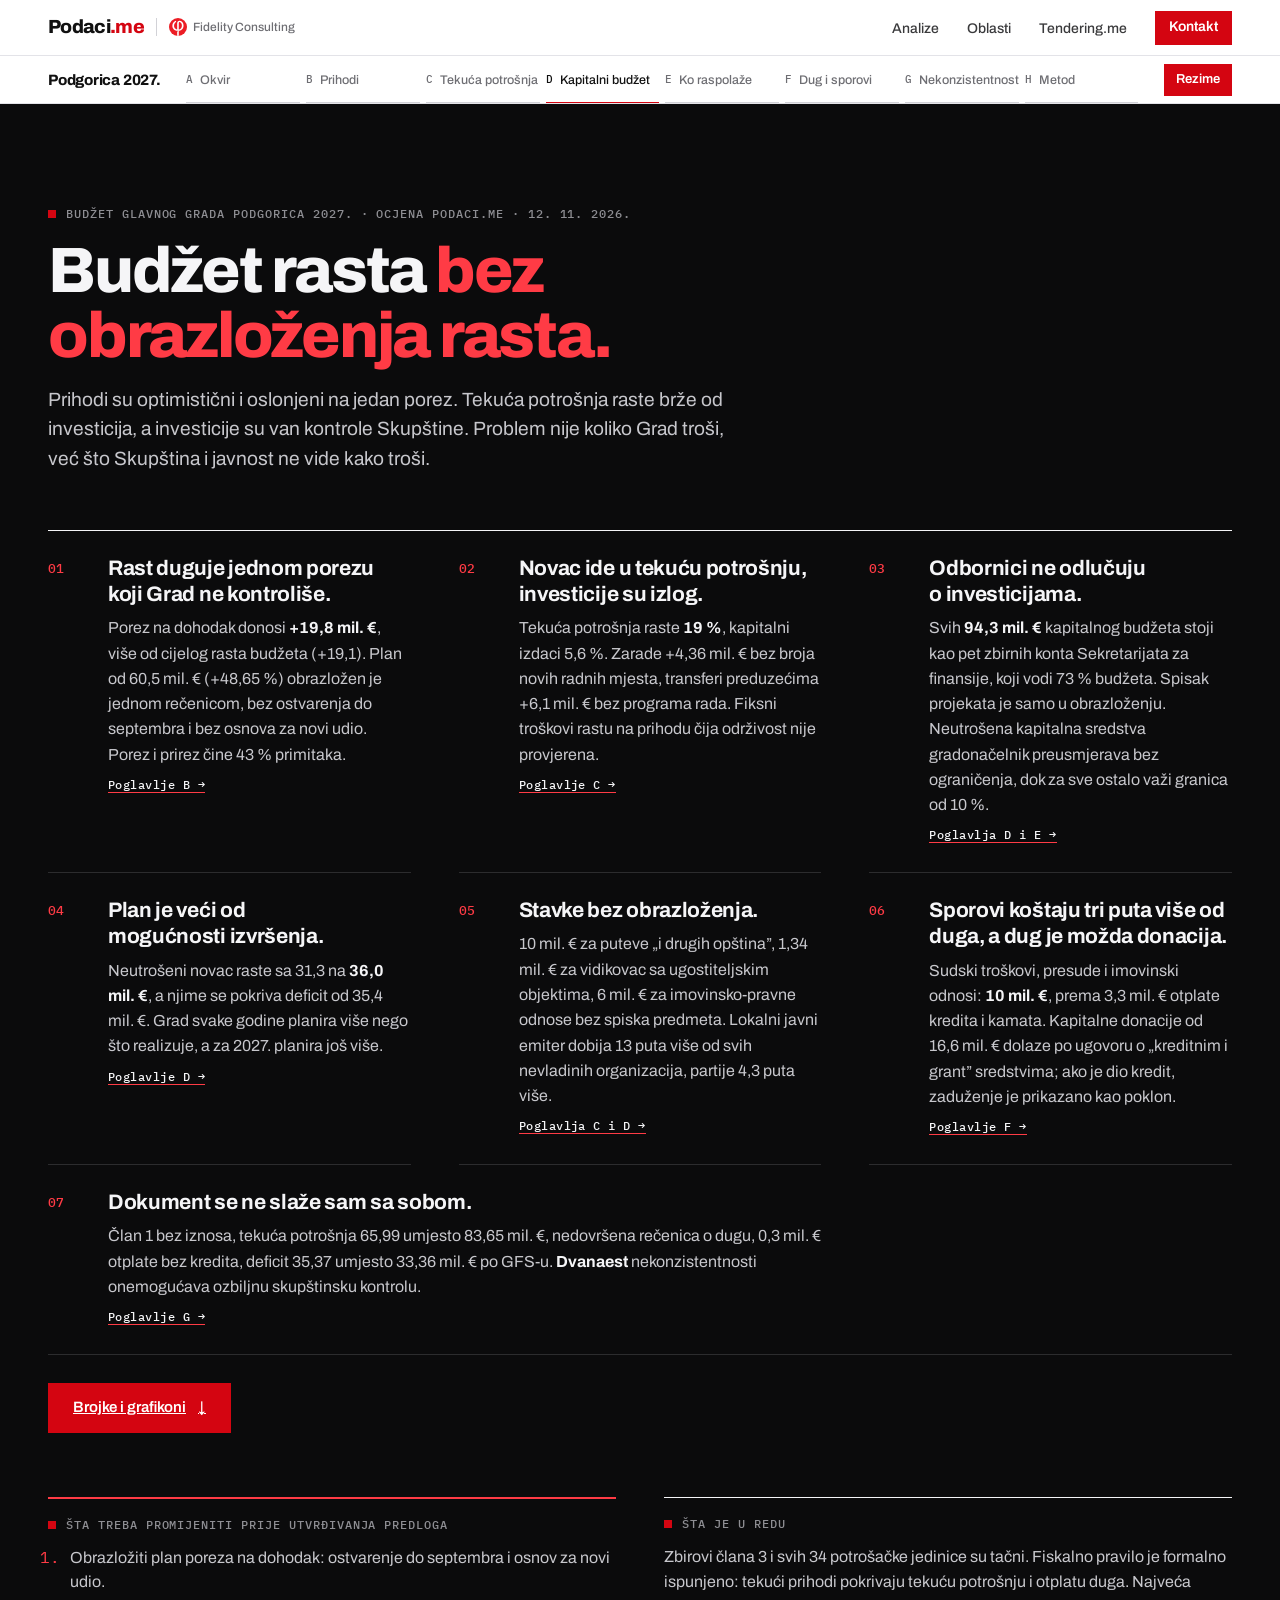
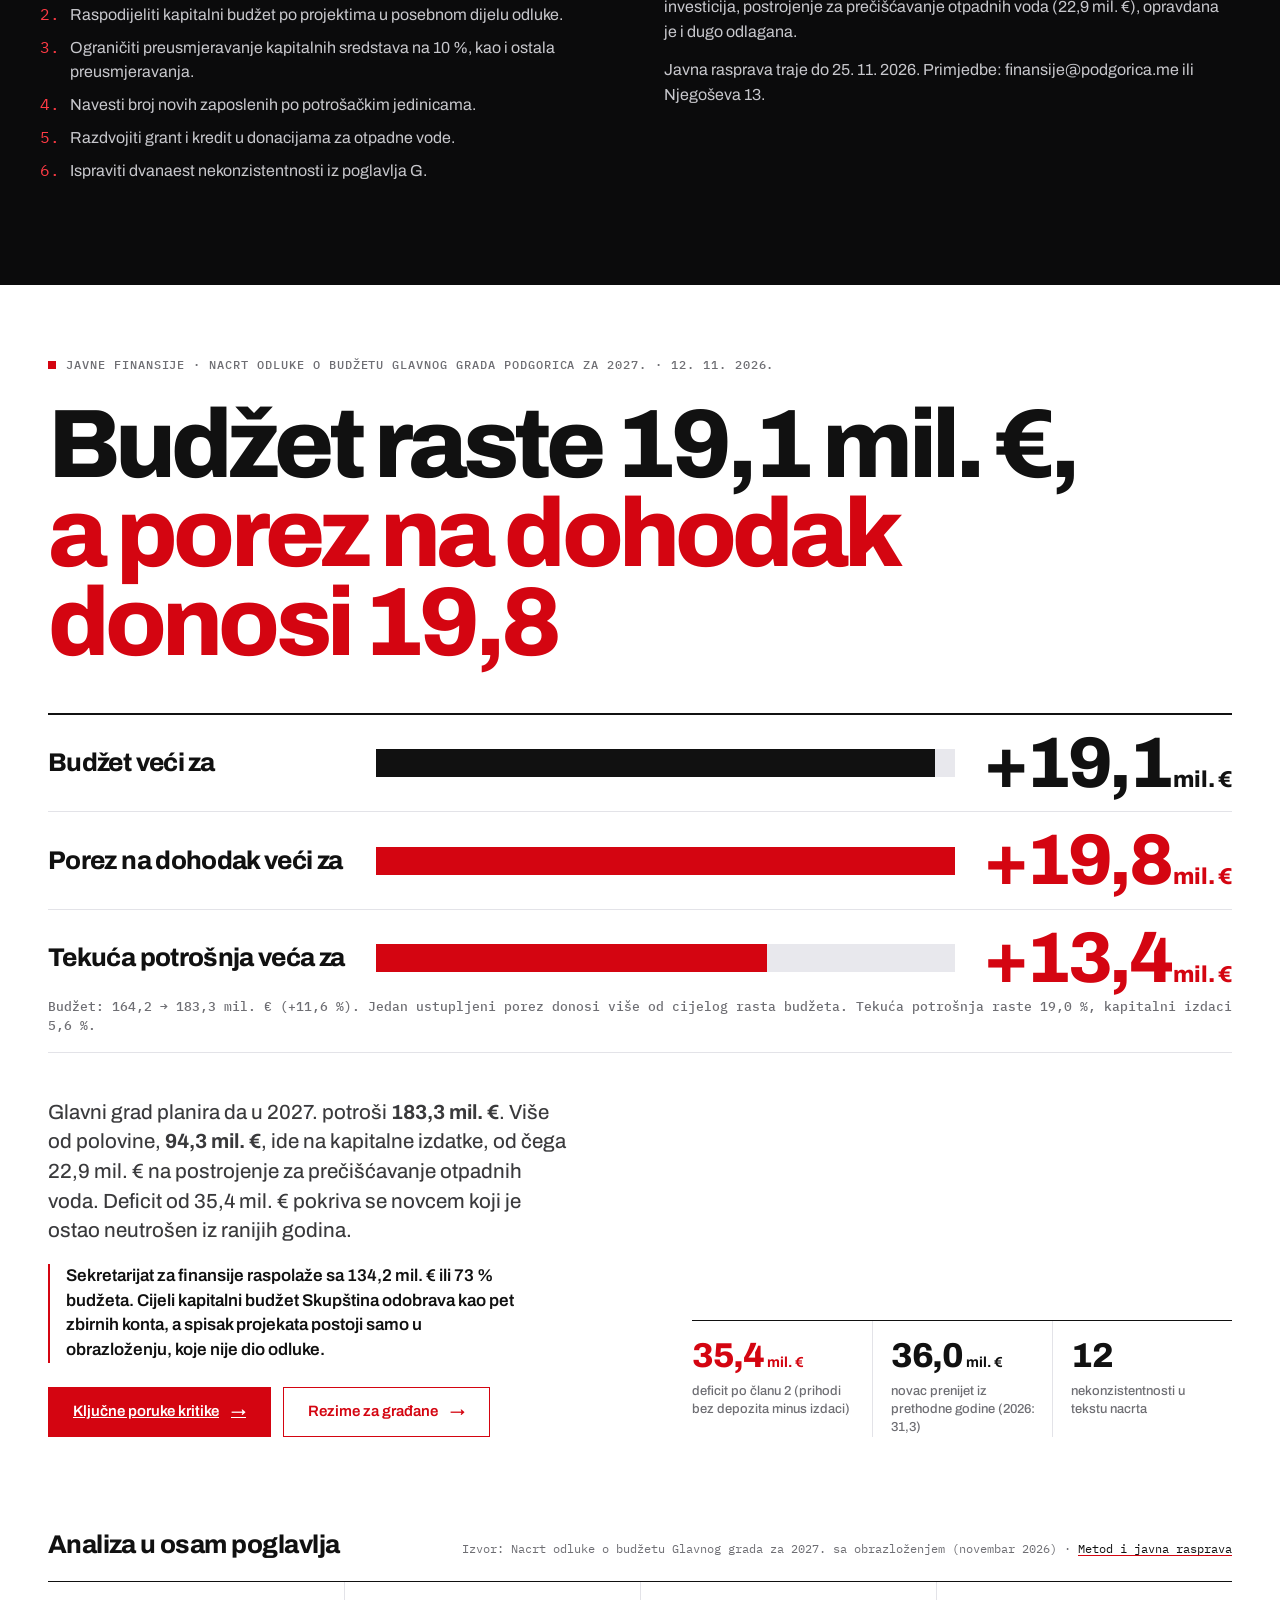
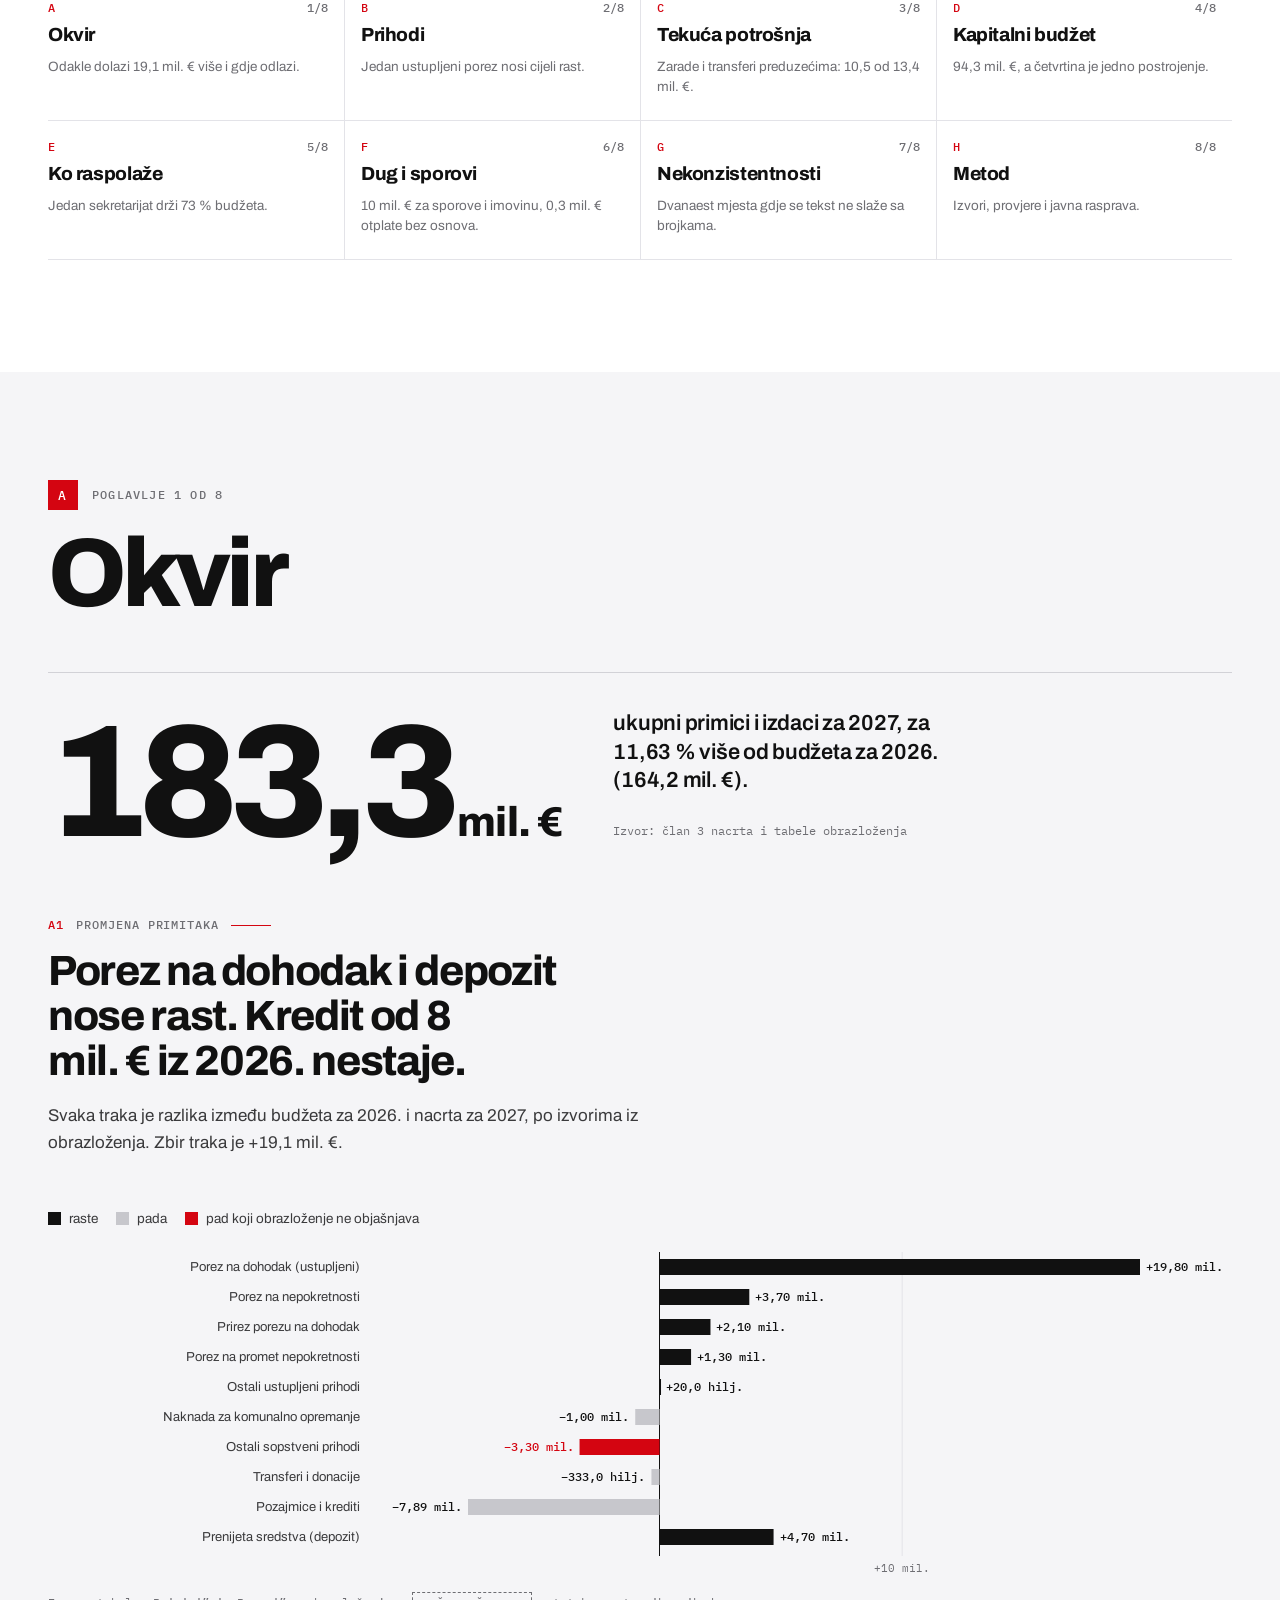
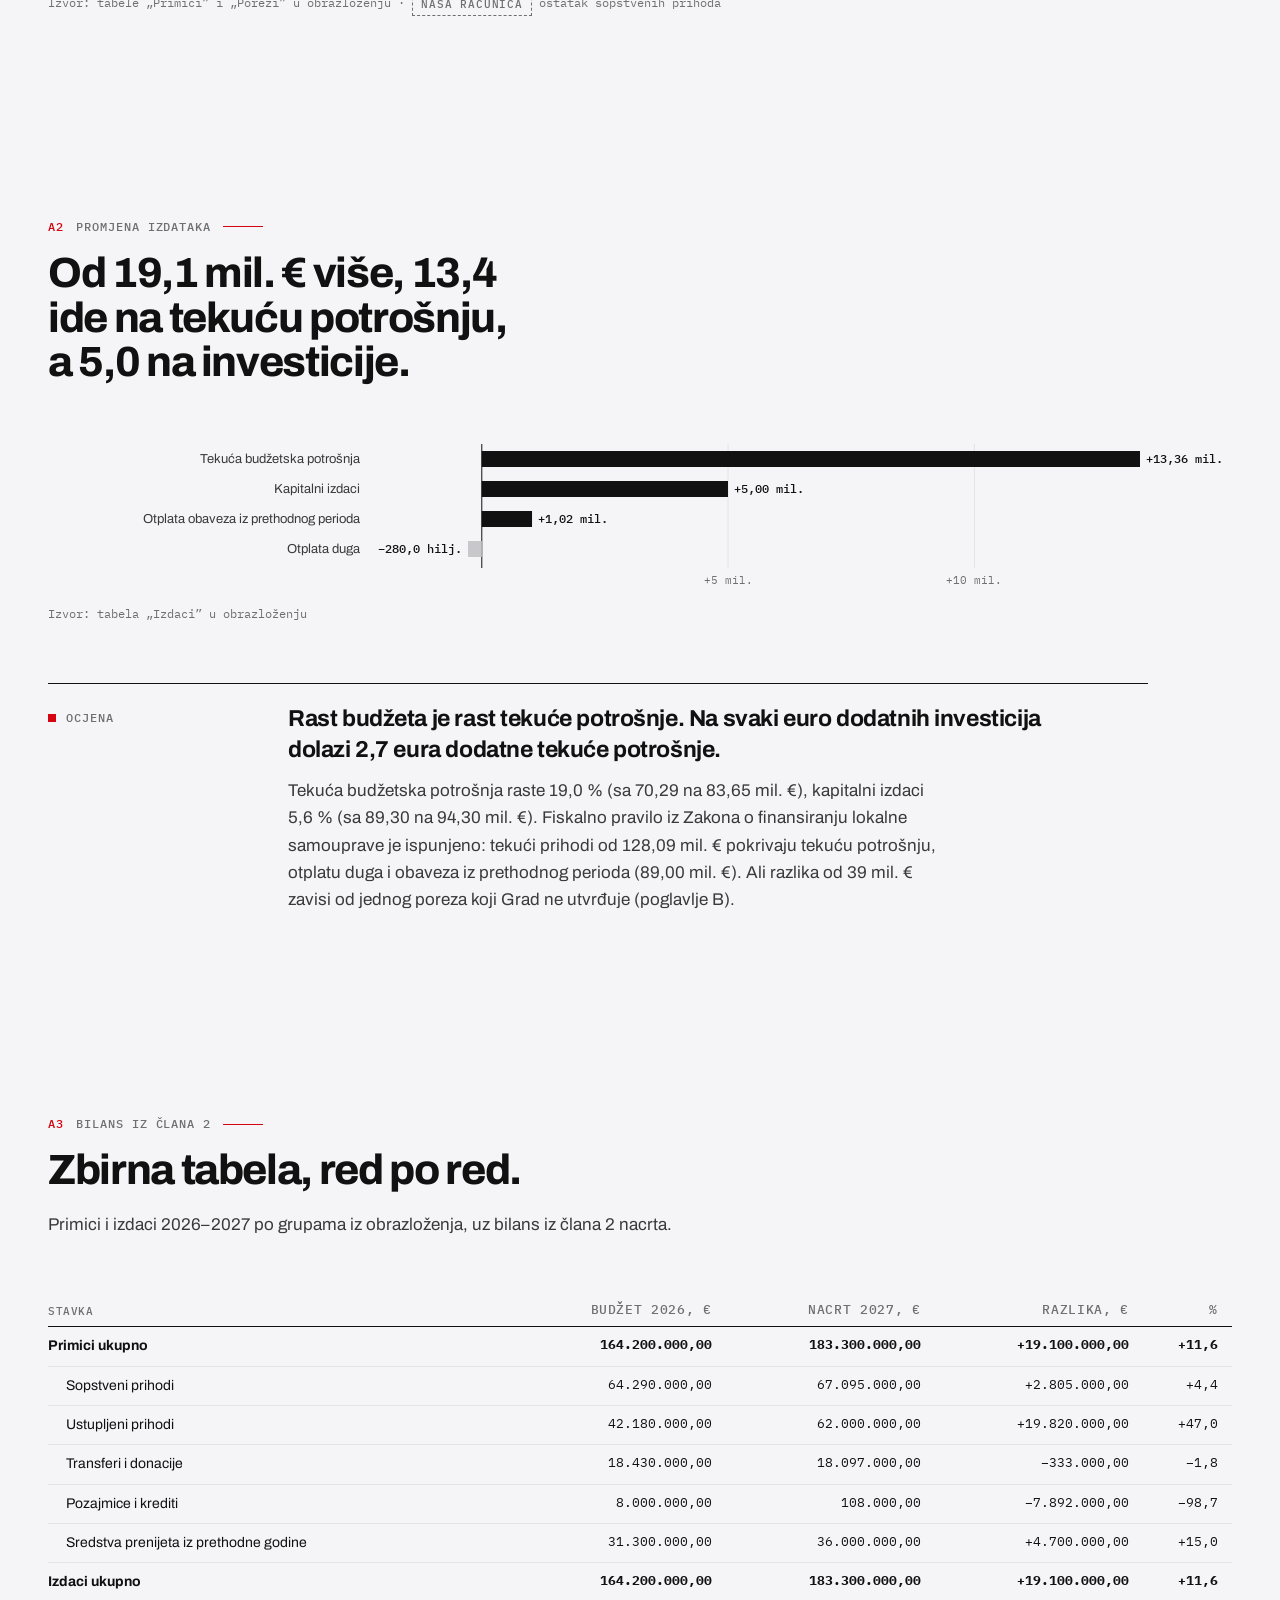
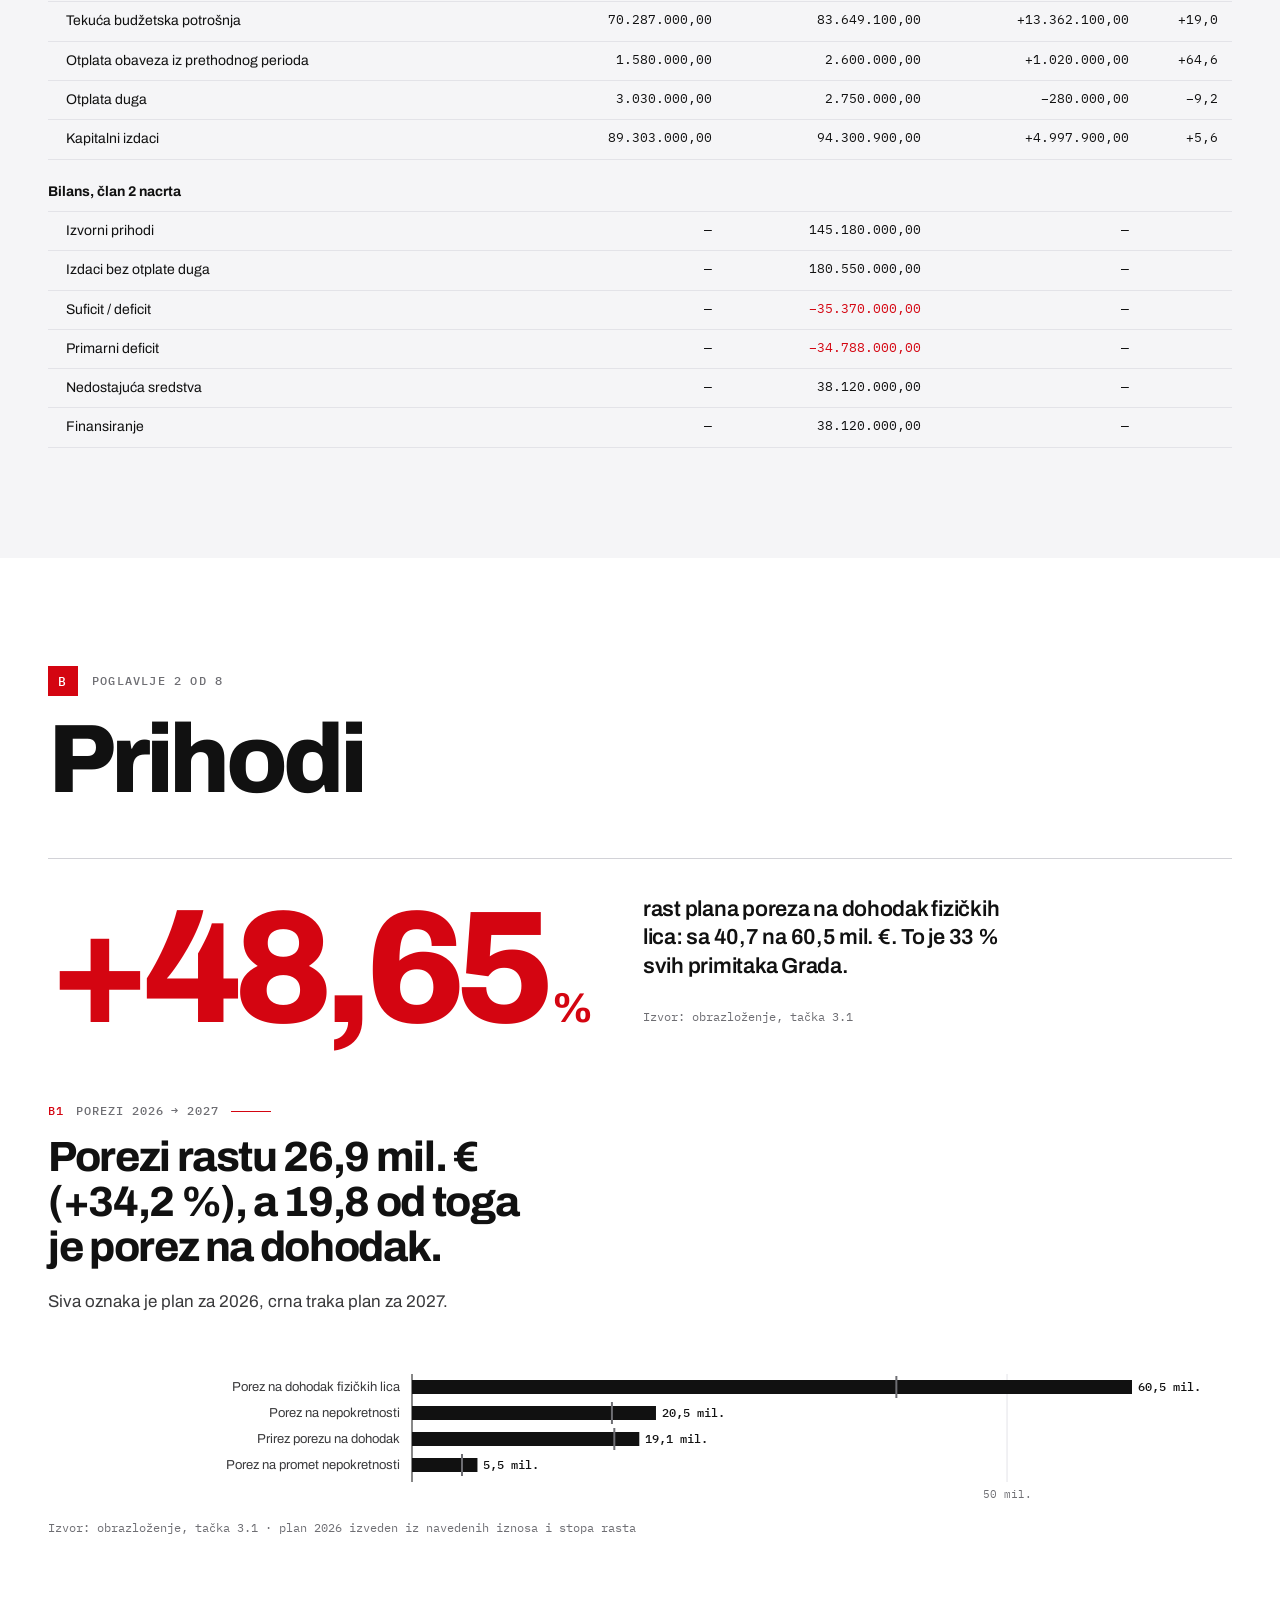
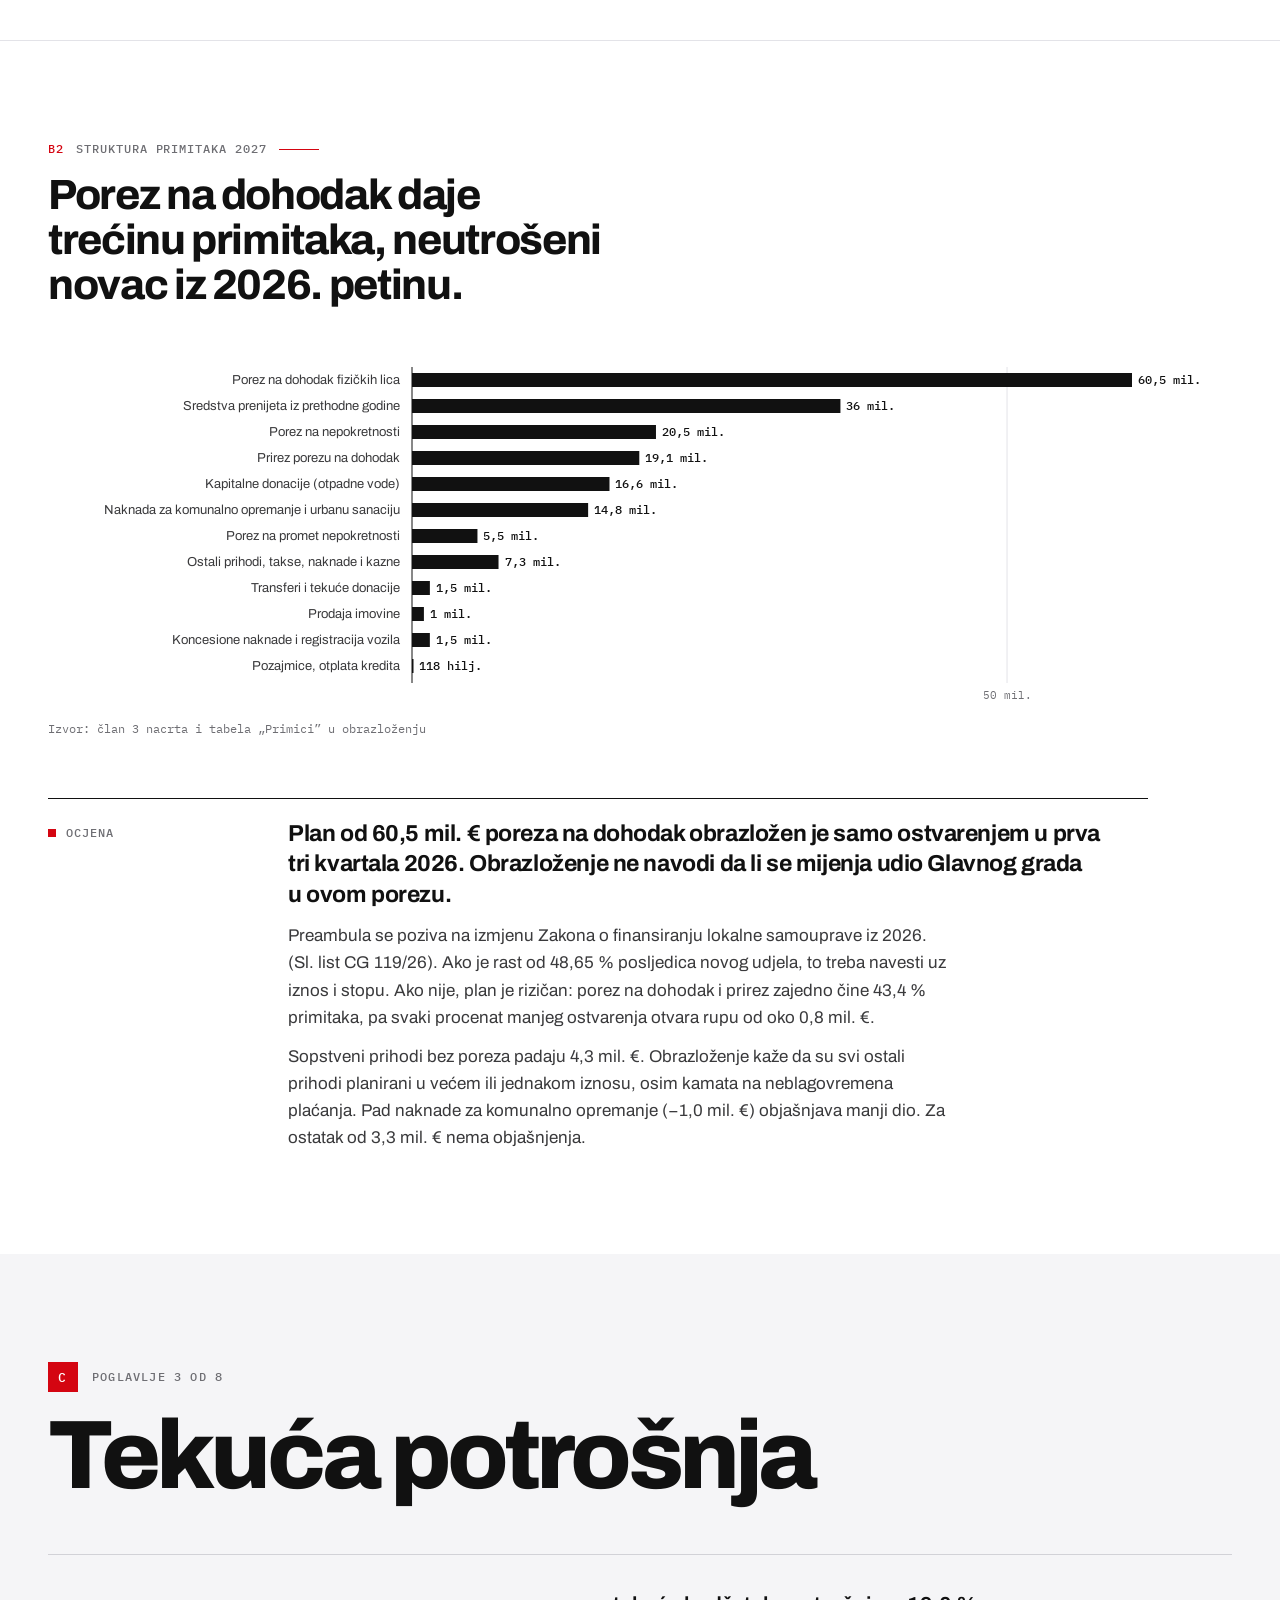
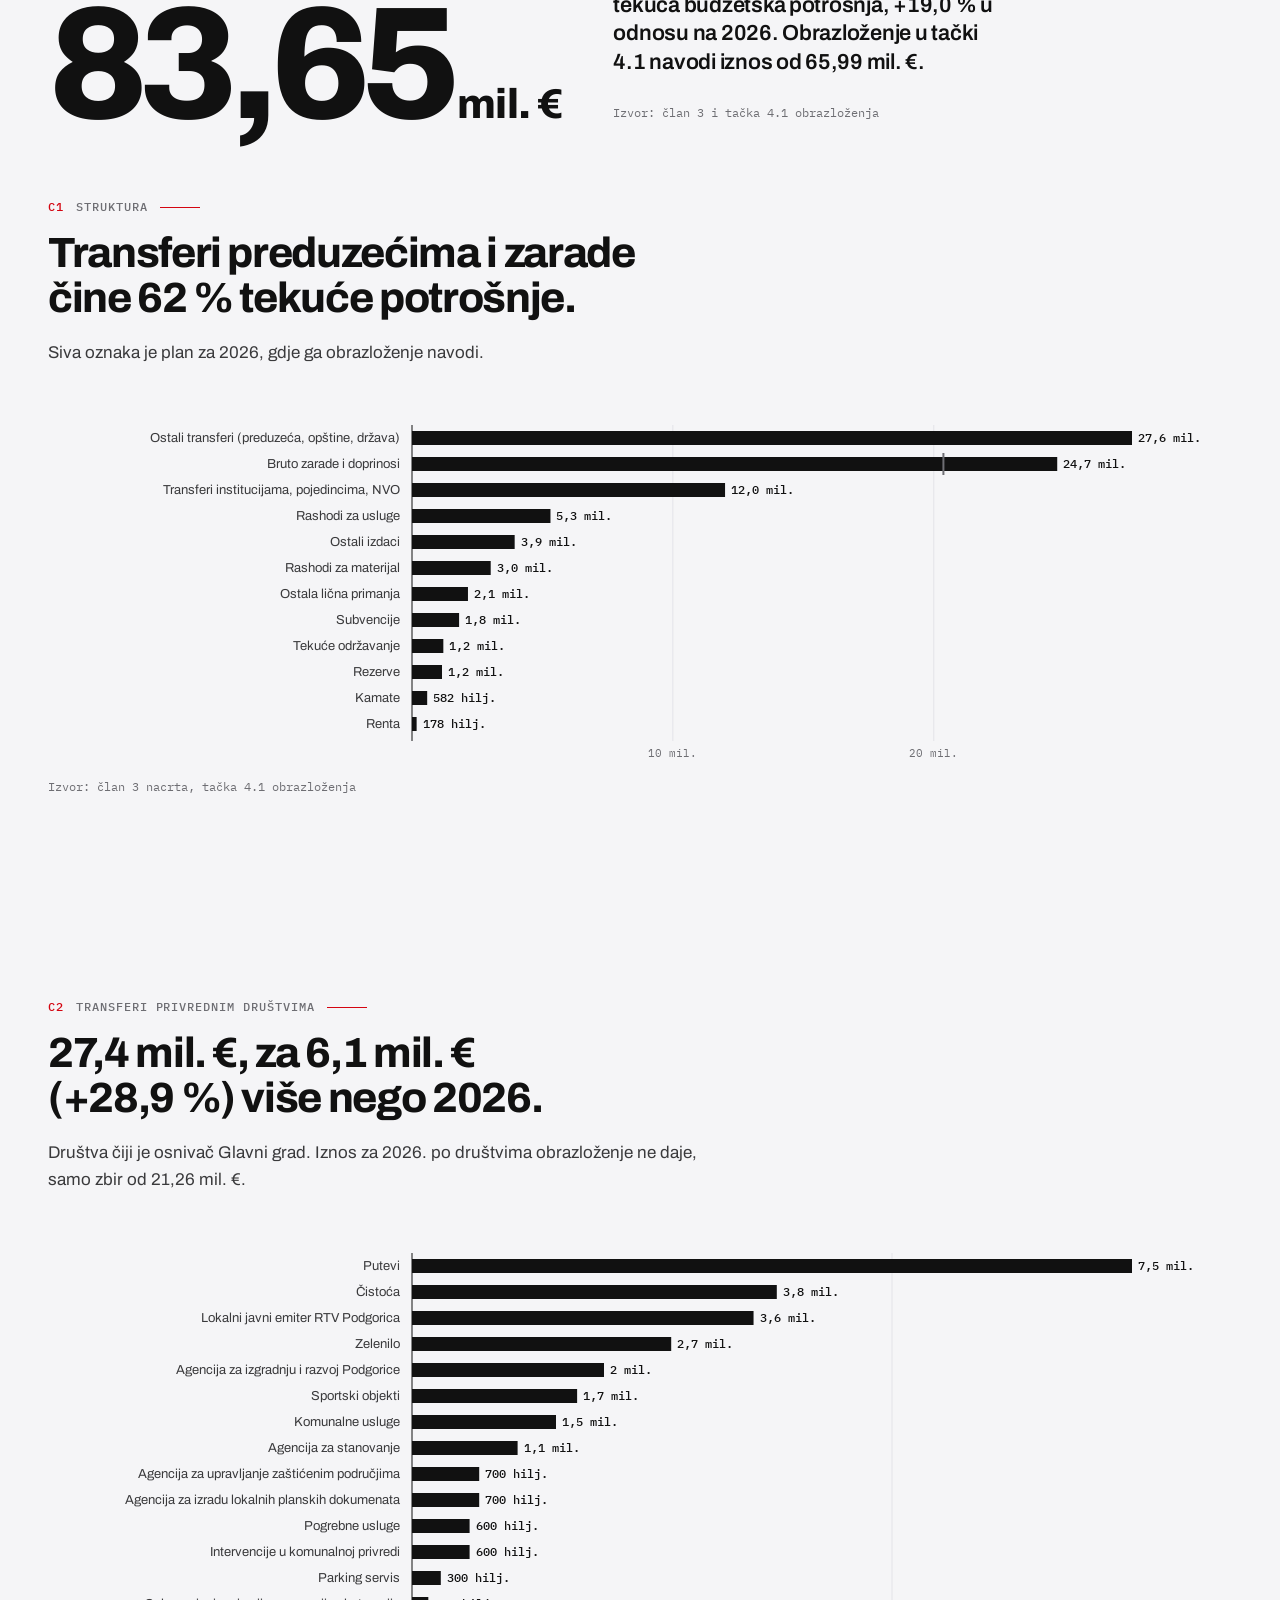
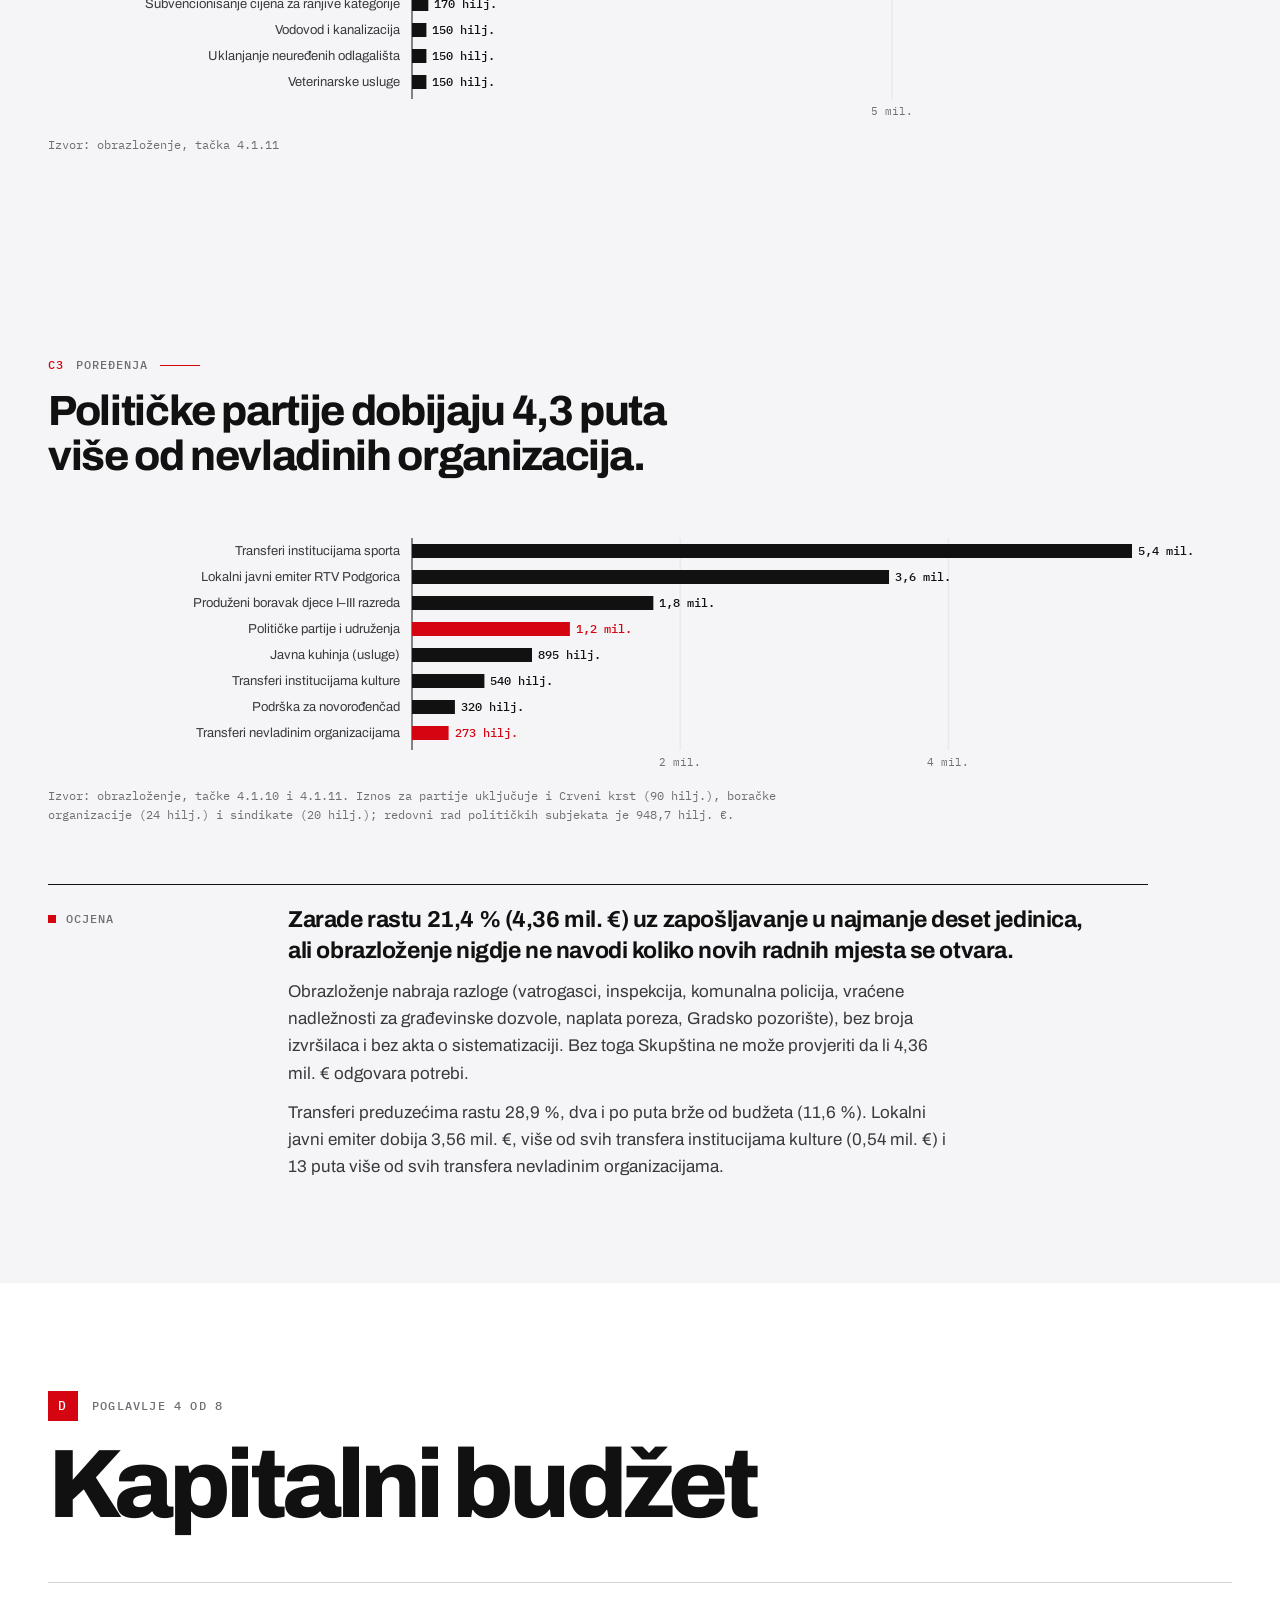
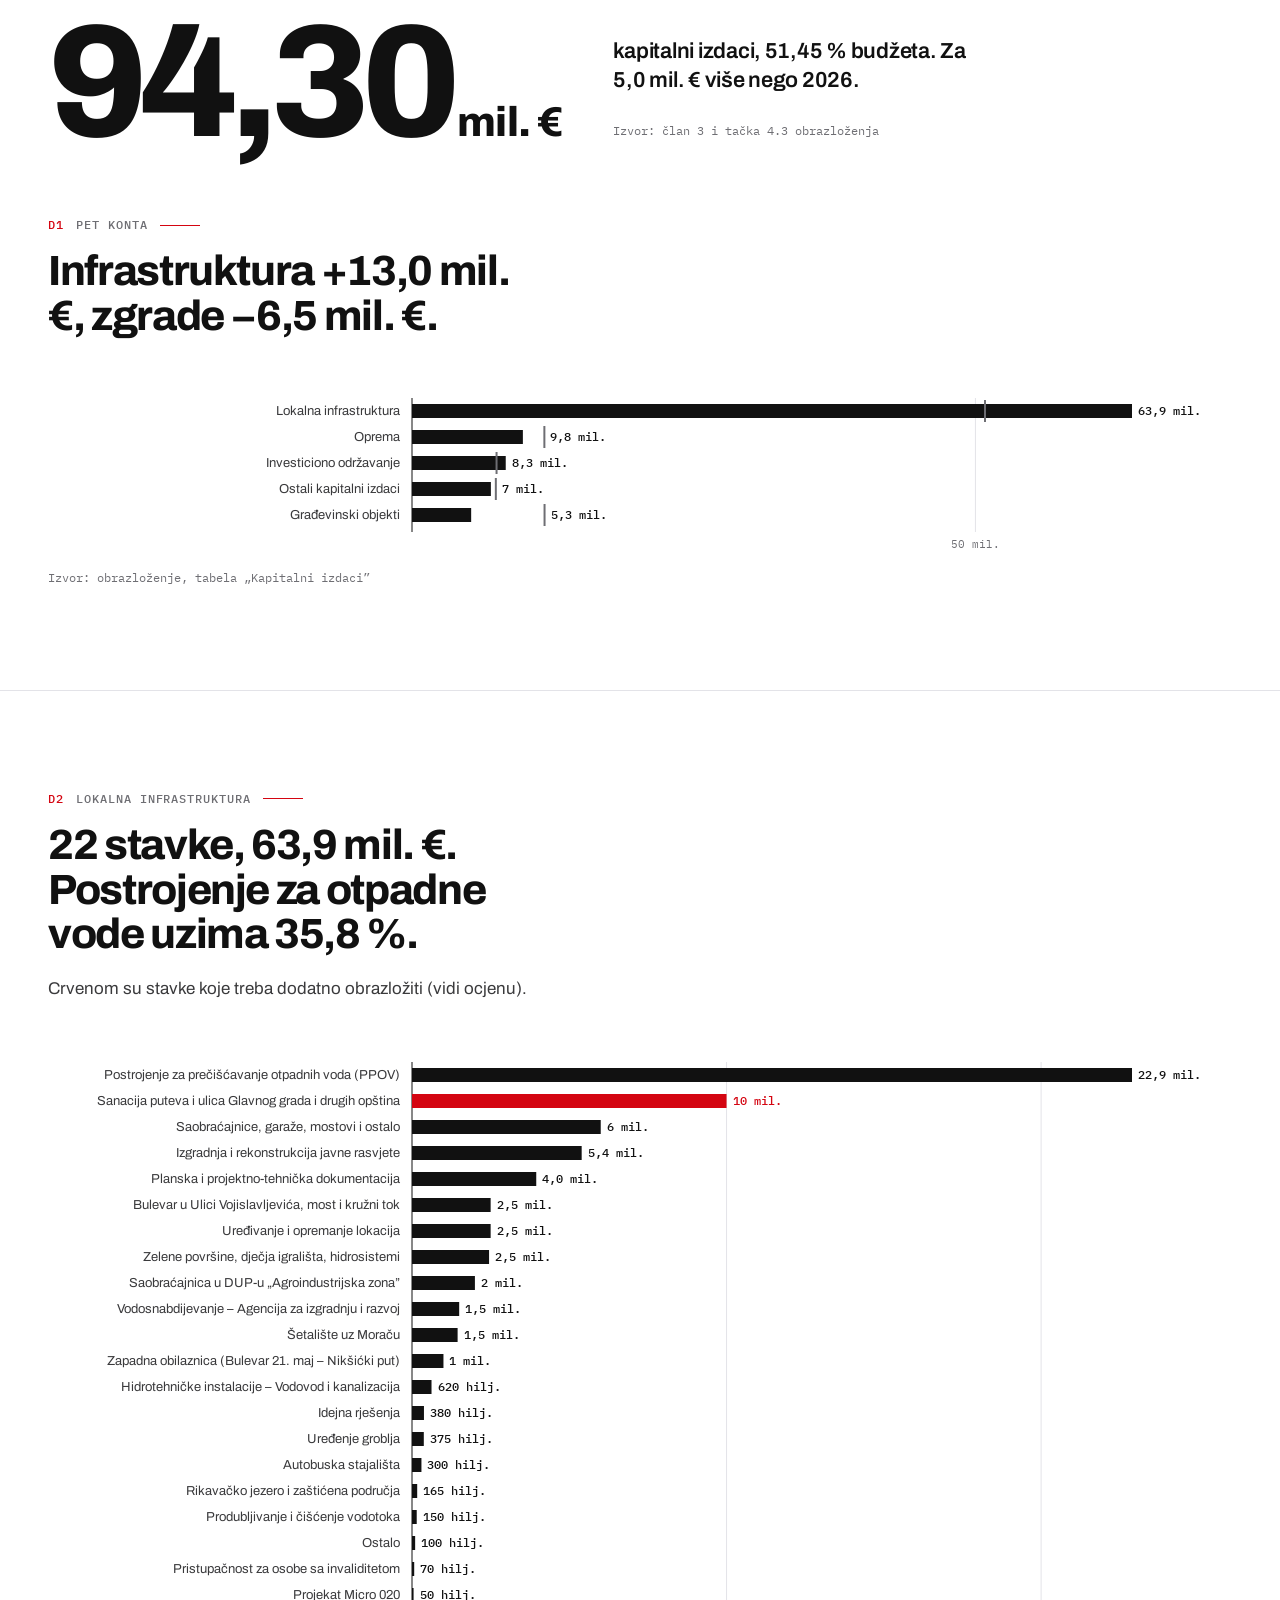
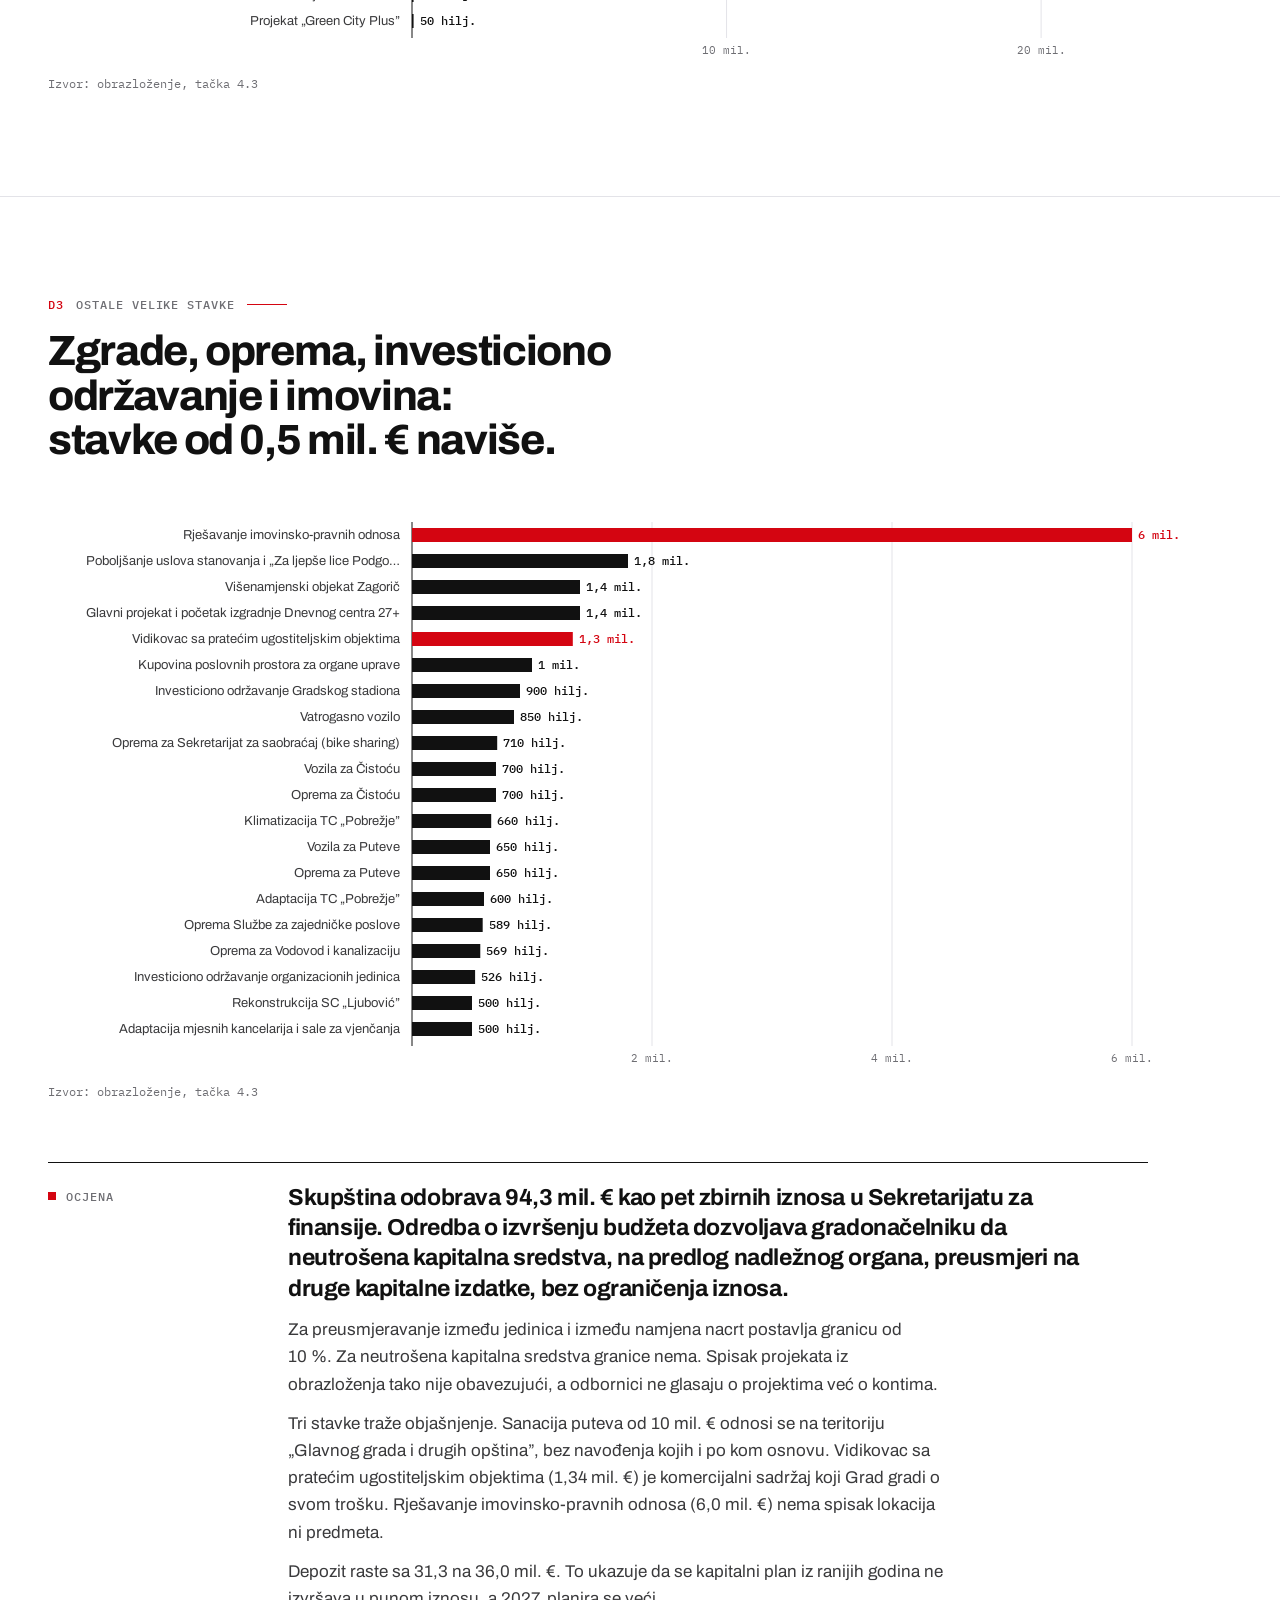
<file: analize/budzet-podgorice-2027/index.html>
<!DOCTYPE html>
<html lang="sr-Latn-ME">
<head>
<meta charset="utf-8">
<meta name="viewport" content="width=device-width, initial-scale=1, viewport-fit=cover">
<title>Budžet Podgorice 2027: rast bez obrazloženja, investicije van kontrole Skupštine — Podaci.me</title>
<meta name="description" content="Nacrt budžeta Podgorice za 2027. raste 19,1 mil. € na jednom porezu, tekuća potrošnja raste brže od investicija, a 94,3 mil. € investicija ostaje van kontrole Skupštine. Sedam ključnih poruka kritike, dvanaest nekonzistentnosti i rezime za građane.">
<link rel="canonical" href="https://www.podaci.me/analize/budzet-podgorice-2027/">
<meta name="theme-color" content="#ffffff">
<meta property="og:type" content="article"><meta property="og:site_name" content="Podaci.me"><meta property="og:url" content="https://www.podaci.me/analize/budzet-podgorice-2027/">
<meta property="og:title" content="Budžet Podgorice 2027: rast bez obrazloženja, investicije van kontrole Skupštine — Podaci.me"><meta property="og:description" content="Nacrt budžeta Podgorice za 2027. raste 19,1 mil. € na jednom porezu, tekuća potrošnja raste brže od investicija, a 94,3 mil. € investicija ostaje van kontrole Skupštine. Sedam ključnih poruka kritike, dvanaest nekonzistentnosti i rezime za građane.">
<meta property="og:image" content="https://www.podaci.me/og-budzet-podgorice-2027.png?v=2"><meta property="og:image:width" content="1200"><meta property="og:image:height" content="630">
<meta property="og:locale" content="sr_ME"><meta property="article:published_time" content="2026-11-12">
<meta name="twitter:card" content="summary_large_image"><meta name="twitter:image" content="https://www.podaci.me/og-budzet-podgorice-2027.png?v=2">
<link rel="icon" href="/favicon.svg" type="image/svg+xml">
<link rel="preconnect" href="https://fonts.googleapis.com">
<link rel="stylesheet" href="https://fonts.googleapis.com/css2?family=Archivo:wght@400;500;600;700;800&family=IBM+Plex+Mono:wght@400;500&display=swap">
<style>:root{padding-top:env(safe-area-inset-top,0px);padding-bottom:env(safe-area-inset-bottom,0px)}</style>
<style>
/* Podaci.me v2: bijela strana, crna tipografija, jedna crvena za razliku između plana i stvarnosti.
   Poglavlja A–H, smjena bijelih, sivih i tamnih sekcija; mreža 1280 px. Namjerno jedna (svijetla) tema, kao na sajtu. */
:root{
  --white:#fff; --paper:#f5f5f7; --night:#0b0b0c;
  --ink:#111111; --ink-2:#3a3a3c; --muted:#6e6e73; --faint:#8e8e93;
  --hair:#e3e3e8; --hair-2:#d2d2d7;
  --accent:#d40511; --accent-text:#d40511; --accent-wash:rgba(212,5,17,.07); --accent-soft:rgba(212,5,17,.16);
  --n1:#e8e8ed; --n2:#c7c7cc; --n3:#8e8e93; --n4:#48484a;
  --bg:var(--white); --card:#fff;
  --f-sans:"Archivo",-apple-system,BlinkMacSystemFont,"Segoe UI",Roboto,"Helvetica Neue",Arial,sans-serif;
  --f-mono:"IBM Plex Mono",ui-monospace,SFMono-Regular,Menlo,Consolas,monospace;
  --ease:cubic-bezier(.16,1,.3,1);
  --wrap:1280px; --gx:max(16px, min(4vw, 48px));
  --local-h:48px;
  color-scheme:light;
}
.tone-paper{--bg:var(--paper);background:var(--paper)}
.tone-night{
  --bg:var(--night);--card:#151517;
  --ink:#f5f5f7;--ink-2:#c7c7cc;--muted:#98989d;--faint:#7c7c80;
  --hair:rgba(255,255,255,.14);--hair-2:rgba(255,255,255,.24);
  --accent-text:#ff4d57;--accent:#ff4d57;--accent-wash:rgba(255,77,87,.10);
  --n1:#2c2c2e;--n2:#48484a;--n3:#8e8e93;--n4:#d1d1d6;
  background:var(--night);color:var(--ink);color-scheme:dark;
}
*,*::before,*::after{box-sizing:border-box}
html{scroll-padding-top:calc(var(--local-h) + 12px)}
body{margin:0;background:var(--white);color:var(--ink);font:400 17px/1.6 var(--f-sans);-webkit-font-smoothing:antialiased;overflow-x:clip}
@media (min-width:768px){body{font-size:18px}}
svg{display:block;max-width:100%}
a{color:inherit}
p{margin:0}
h1,h2,h3,h4{margin:0;font-weight:800}
button{font:inherit;color:inherit}
::selection{background:var(--accent-soft)}
:focus-visible{outline:2px solid var(--accent);outline-offset:3px}
[hidden]{display:none !important}
.wrap{max-width:var(--wrap);margin-inline:auto;padding-left:max(var(--gx),env(safe-area-inset-left,0px));padding-right:max(var(--gx),env(safe-area-inset-right,0px))}
.lnk{color:var(--ink);text-decoration:none;background:linear-gradient(var(--accent),var(--accent)) 0 100%/100% 1px no-repeat}
.lnk:hover{color:var(--accent-text);background-size:100% 2px}
.eyebrow{display:flex;align-items:center;gap:10px;font:500 12px/1.3 var(--f-mono);letter-spacing:.08em;text-transform:uppercase;color:var(--muted)}
.eyebrow::before{content:"";width:8px;height:8px;background:var(--accent);flex:none}
.h-scene{font-size:clamp(28px,3.3vw,46px);font-weight:750;letter-spacing:-.032em;line-height:1.06;text-wrap:balance;max-width:24ch}
.h-sub{font-size:clamp(20px,1.7vw,24px);font-weight:750;letter-spacing:-.02em;line-height:1.2}
.lede{font-size:clamp(19px,1.6vw,23px);line-height:1.45;font-weight:450;color:var(--ink-2);text-wrap:pretty}
.dek{font-size:clamp(17px,1.25vw,19px);line-height:1.62;color:var(--ink-2);max-width:66ch;text-wrap:pretty}
.dek strong{color:var(--accent-text);font-weight:700}
.dek+.dek{margin-top:.8em}
.meta,.src{font:400 12px/1.6 var(--f-mono);color:var(--muted)}
.src{max-width:110ch;margin-top:14px}
.tnum{font-variant-numeric:tabular-nums}
.red{color:var(--accent-text)}
.badge{display:inline-flex;align-items:center;gap:6px;font:500 10.5px/1 var(--f-mono);letter-spacing:.08em;text-transform:uppercase;padding:6px 8px;border:1px dashed currentColor;color:var(--muted);white-space:nowrap;vertical-align:middle}
.badge--proj{color:var(--accent-text)}

/* header */
.gh{position:relative;z-index:60;height:56px;background:#fff;border-bottom:1px solid var(--hair)}
.gh .wrap{height:100%;display:flex;align-items:center;justify-content:space-between;gap:24px}
.brand{display:inline-flex;align-items:center;gap:12px;color:var(--ink);text-decoration:none;min-width:0}
.brand .logo{font-size:19px;font-weight:800;letter-spacing:-.035em}
.brand .logo span{color:var(--accent)}
.brand .by{display:inline-flex;align-items:center;gap:6px;font-size:12px;font-weight:500;color:var(--muted);padding-left:12px;border-left:1px solid var(--hair-2);line-height:1;white-space:nowrap}
.brand .by img{width:18px;height:18px}
.gh nav ul{display:flex;align-items:center;gap:28px;list-style:none;margin:0;padding:0}
.gh nav a{font-size:14px;font-weight:500;color:var(--ink-2);text-decoration:none}
.gh nav a:hover{color:var(--ink)}
.gh nav a.cta{display:inline-flex;align-items:center;min-height:34px;padding:0 14px;background:var(--accent);color:#fff;font-weight:600}
@media (max-width:880px){.gh nav li:not(:last-child){display:none}}
@media (max-width:440px){.brand .by{display:none}}

/* local nav */
.lnav{position:sticky;top:env(safe-area-inset-top,0px);z-index:50;height:var(--local-h);background:rgba(255,255,255,.92);-webkit-backdrop-filter:saturate(180%) blur(18px);backdrop-filter:saturate(180%) blur(18px);border-bottom:1px solid var(--hair)}
body::before{content:"";position:fixed;inset:0 0 auto;height:env(safe-area-inset-top,0px);z-index:70;background:#fff}
.lnav>.wrap{height:100%;display:flex;align-items:center;gap:clamp(12px,2vw,28px)}
.lnav__title{flex:none;font-size:15px;font-weight:750;letter-spacing:-.015em;text-decoration:none;color:var(--ink);white-space:nowrap}
.lnav__segs{flex:1;min-width:0;height:100%;display:grid;grid-template-columns:repeat(8,minmax(0,1fr));gap:6px;list-style:none;margin:0;padding:0}
.lnav__segs a{position:relative;height:100%;display:flex;align-items:center;gap:7px;font-size:12.5px;font-weight:500;color:var(--muted);text-decoration:none;white-space:nowrap;overflow:hidden}
.lnav__segs a b{font:500 11px/1 var(--f-mono);color:inherit}
.lnav__segs a::after{content:"";position:absolute;left:0;right:0;bottom:-1px;height:2px;background:var(--hair-2)}
.lnav__segs a:hover,.lnav__segs a.is-on{color:var(--ink)}
.lnav__segs a.is-on::after{background:var(--accent)}
@media (max-width:1100px){.lnav__segs a span{display:none}.lnav__segs a{justify-content:center}}
@media (max-width:520px){.lnav__title{display:none}}

/* cover */
.cover{padding-top:clamp(44px,8vh,104px)}
.cover__h{margin-top:clamp(20px,3vh,32px);font-size:clamp(44px,7.6vw,120px);font-weight:800;letter-spacing:-.05em;line-height:.92;text-wrap:balance}
.cover__h>span{display:block}
.cover__h .l2{color:var(--accent)}
.punch{margin-top:clamp(32px,5vh,56px);border-top:2px solid var(--ink);display:grid}
.punch__row{display:grid;grid-template-columns:minmax(0,300px) minmax(0,1fr) auto;gap:10px 28px;align-items:center;padding:16px 0;border-bottom:1px solid var(--hair)}
.punch__k{font-size:clamp(20px,2vw,28px);font-weight:750;letter-spacing:-.025em;line-height:1.1}
.punch__k em{font-style:normal;color:var(--accent)}
.punch__bar{height:clamp(18px,2.2vw,30px);background:var(--n1);position:relative}
.punch__bar i{position:absolute;inset:0 auto 0 0;background:var(--ink)}
.punch__row.r .punch__bar i{background:var(--accent)}
.punch__v{font-size:clamp(40px,5.6vw,84px);font-weight:800;letter-spacing:-.05em;line-height:.9;font-variant-numeric:tabular-nums;white-space:nowrap;text-align:right;min-width:4.6ch}
.punch__v small{font-size:.32em;letter-spacing:-.01em;margin-left:.15em}
.punch__row.r .punch__v{color:var(--accent)}
.punch__note{grid-column:1/-1;margin-top:-4px;font:500 13px/1.5 var(--f-mono);color:var(--muted)}
@media (max-width:700px){.punch__row{grid-template-columns:minmax(0,1fr) auto}.punch__k{grid-column:1/-1}}
.cover__grid{display:grid;grid-template-columns:minmax(0,1.05fr) minmax(0,1fr);gap:28px clamp(32px,6vw,96px);align-items:end;margin-top:clamp(32px,5vh,56px)}
.cover__copy .lede{max-width:44ch}
.cover__flag{margin-top:18px;padding-left:16px;border-left:2px solid var(--accent);font-size:17px;font-weight:600;line-height:1.45;max-width:48ch}
.stats{display:grid;grid-template-columns:repeat(3,minmax(0,1fr));margin:0;border-top:1px solid var(--ink)}
.stats>div{display:flex;flex-direction:column-reverse;justify-content:flex-end;gap:8px;padding:18px 16px 0 0;min-width:0}
.stats>div+div{padding-left:18px;border-left:1px solid var(--hair)}
.stats dt{font-size:13px;line-height:1.4;color:var(--muted);font-weight:500}
.stats dd{margin:0;font-size:clamp(28px,2.7vw,42px);font-weight:800;letter-spacing:-.04em;line-height:1;font-variant-numeric:tabular-nums;white-space:nowrap}
.stats dd small{font-size:.42em;letter-spacing:-.01em;font-weight:700;margin-left:4px}
.stats dd.red{color:var(--accent)}
@media (max-width:860px){.cover__grid{grid-template-columns:minmax(0,1fr)}}
@media (max-width:520px){.stats{grid-template-columns:minmax(0,1fr)}.stats>div+div{padding-left:0;border-left:0;border-top:1px solid var(--hair)}.stats>div{padding:14px 0}}
.chapwrap{padding-block:clamp(52px,7vw,88px) clamp(64px,9vw,112px)}
.chaphead{display:flex;flex-wrap:wrap;align-items:baseline;justify-content:space-between;gap:10px 24px;padding-bottom:16px;border-bottom:1px solid var(--ink)}
.chaphead h2{font-size:clamp(22px,2vw,28px);font-weight:750;letter-spacing:-.02em}
.chap-grid{list-style:none;margin:0;padding:0;display:grid;grid-template-columns:repeat(4,minmax(0,1fr))}
.chap-grid a{position:relative;display:flex;flex-direction:column;gap:10px;height:100%;padding:20px 16px 24px 0;text-decoration:none;color:var(--ink);border-bottom:1px solid var(--hair)}
.chap-grid li:not(:nth-child(4n+1)) a{padding-left:16px;border-left:1px solid var(--hair)}
.chap-grid a::after{content:"";position:absolute;left:0;right:0;bottom:-1px;height:2px;background:var(--accent);transform:scaleX(0);transform-origin:left;transition:transform .5s var(--ease)}
.chap-grid a:hover::after{transform:scaleX(1)}
.chap-grid b{display:flex;justify-content:space-between;gap:8px;font:500 12px/1 var(--f-mono);color:var(--accent-text)}
.chap-grid b span{color:var(--muted)}
.chap-grid strong{font-size:19px;font-weight:750;letter-spacing:-.02em;line-height:1.2}
.chap-grid em{font-style:normal;font-size:13.5px;line-height:1.45;color:var(--muted)}
@media (max-width:900px){.chap-grid{grid-template-columns:repeat(2,minmax(0,1fr))}.chap-grid li:not(:nth-child(4n+1)) a{padding-left:0;border-left:0}.chap-grid li:nth-child(2n) a{padding-left:16px;border-left:1px solid var(--hair)}}

/* acts & scenes */
.act{position:relative;scroll-margin-top:var(--local-h)}
.act-open{padding-block:clamp(80px,12vh,148px) clamp(48px,8vh,96px)}
.act-open__k{display:flex;align-items:center;gap:14px;font:500 12px/1 var(--f-mono);letter-spacing:.1em;text-transform:uppercase;color:var(--muted)}
.act-open__k b{display:inline-grid;place-items:center;width:30px;height:30px;font-weight:500;font-size:13px;color:#fff;background:var(--accent)}
.act-open__t{margin-top:20px;font-size:clamp(46px,7.6vw,120px);font-weight:800;letter-spacing:-.05em;line-height:.9;text-wrap:balance}
.act-open__fig{display:grid;grid-template-columns:auto minmax(0,1fr);align-items:end;gap:20px clamp(28px,4vw,64px);margin-top:clamp(36px,6vh,80px);padding-top:clamp(24px,3vw,36px);border-top:1px solid var(--hair-2)}
.act-open__num{font-size:clamp(72px,12.5vw,196px);font-weight:800;letter-spacing:-.06em;line-height:.8;font-variant-numeric:tabular-nums;white-space:nowrap}
.act-open__num small{font-size:.26em;letter-spacing:-.02em;margin-left:.15em}
.act-open__num.red{color:var(--accent-text)}
.act-open__side{display:grid;gap:12px;padding-bottom:.4em;max-width:38ch}
.act-open__txt{font-size:clamp(19px,1.7vw,25px);line-height:1.32;font-weight:600;letter-spacing:-.012em}
@media (max-width:700px){.act-open__fig{grid-template-columns:minmax(0,1fr)}}
.scene{padding-block:clamp(60px,8vw,120px);scroll-margin-top:var(--local-h)}
.act-open+.scene{padding-top:0}
.scene+.scene{border-top:1px solid var(--hair)}
.scene.tone-night+.scene,.scene+.scene.tone-night,.tone-paper .scene+.scene{border-top:0}
.scene-head{display:grid;gap:18px;margin-bottom:clamp(28px,4vw,52px)}
.kick{display:flex;align-items:center;gap:12px;font:500 12px/1 var(--f-mono);letter-spacing:.08em;text-transform:uppercase;color:var(--muted)}
.kick b{font-weight:500;color:var(--accent-text)}
.kick::after{content:"";width:40px;height:1px;background:var(--accent)}

/* critique block */
.crit{display:grid;grid-template-columns:minmax(0,200px) minmax(0,1fr);gap:12px 40px;padding-top:20px;margin-top:clamp(36px,5vw,60px);border-top:1px solid var(--ink);max-width:1100px}
.crit .eyebrow{align-self:start;padding-top:6px}
.crit .big{font-size:clamp(20px,1.8vw,25px);font-weight:700;letter-spacing:-.018em;line-height:1.32;max-width:58ch}
.crit p+p{margin-top:12px;color:var(--ink-2);max-width:66ch;font-size:17px}
@media (max-width:700px){.crit{grid-template-columns:minmax(0,1fr)}}

.facts{margin:0;border-top:1px solid var(--ink);max-width:1060px}
.facts>div{display:grid;grid-template-columns:190px minmax(0,1fr);gap:4px 24px;padding:16px 0;border-bottom:1px solid var(--hair)}
.facts dt{font:500 11.5px/1.5 var(--f-mono);letter-spacing:.05em;text-transform:uppercase;color:var(--muted)}
.facts dt.red{color:var(--accent-text)}
.facts dd{margin:0;font-size:16.5px;line-height:1.58;color:var(--ink-2)}
.facts dd strong{color:var(--ink)}
@media (max-width:640px){.facts>div{grid-template-columns:minmax(0,1fr)}}

.legend{display:flex;flex-wrap:wrap;gap:6px 18px;margin:0 0 14px;padding:0;list-style:none;font-size:13.5px;color:var(--ink-2)}
.legend li{display:inline-flex;align-items:center;gap:8px}
.legend .sw{width:13px;height:13px;flex:none;border:1px solid transparent}
.chart{min-width:0}
svg text{font-family:var(--f-sans)}
svg .lbl{fill:var(--ink-2);font-size:13px}
svg .lblb{fill:var(--ink);font-size:13px;font-weight:700}
svg .lblm{fill:var(--muted);font:11px var(--f-mono)}
svg .val{fill:var(--ink);font:500 12px var(--f-mono)}
svg .grid{stroke:var(--hair)} svg .axis{stroke:var(--ink)}

/* data tables */
.data{margin-top:20px;border-top:1px solid var(--hair)}
.data>summary{display:inline-flex;align-items:center;gap:10px;min-height:44px;cursor:pointer;list-style:none;font:500 12px/1 var(--f-mono);letter-spacing:.06em;text-transform:uppercase;color:var(--muted)}
.data>summary::-webkit-details-marker{display:none}
.data>summary::before{content:"";width:9px;height:9px;background:linear-gradient(currentColor,currentColor) center/9px 1.5px no-repeat,linear-gradient(currentColor,currentColor) center/1.5px 9px no-repeat;transition:transform .3s var(--ease)}
.data[open]>summary::before{transform:rotate(45deg)}
.data>summary:hover{color:var(--ink)}
.tscroll{overflow-x:auto;-webkit-overflow-scrolling:touch}
.dtable{width:100%;border-collapse:collapse;font-size:14px;line-height:1.45;margin:4px 0 8px}
.dtable th{font:500 11px/1.3 var(--f-mono);letter-spacing:.05em;text-transform:uppercase;color:var(--muted);text-align:left;padding:8px 14px 8px 0;border-bottom:1px solid var(--ink);vertical-align:bottom;white-space:nowrap}
.dtable td{padding:9px 14px 9px 0;border-bottom:1px solid var(--hair);vertical-align:top}
.dtable .r{text-align:right;font-variant-numeric:tabular-nums;white-space:nowrap;font-family:var(--f-mono);font-size:13px}
.dtable tbody tr:hover{background:var(--accent-wash)}
.dtable tr.b td{font-weight:700}
.dtable tr.i td:first-child{padding-left:18px}
.dtable .mono{font-family:var(--f-mono);font-size:12.5px;color:var(--muted)}

/* units */
.ugrid{display:grid;grid-template-columns:minmax(0,5fr) minmax(0,6fr);gap:clamp(28px,4vw,64px);align-items:start}
@media (max-width:980px){.ugrid{grid-template-columns:minmax(0,1fr)}}
.ulist{border-top:1px solid var(--ink)}
.urow{display:grid;grid-template-columns:minmax(0,1fr) 110px 88px;gap:12px;align-items:center;width:100%;padding:9px 0;border:0;border-bottom:1px solid var(--hair);background:none;text-align:left;cursor:pointer;font:inherit;color:inherit}
.urow:hover{background:var(--accent-wash)}
.urow[aria-current="true"]{box-shadow:inset 3px 0 0 var(--accent);padding-left:10px}
.urow .nm{font-size:14.5px;overflow:hidden;text-overflow:ellipsis;white-space:nowrap}
.urow .nm small{font:11px var(--f-mono);color:var(--muted);margin-right:8px}
.urow .v{font:500 12.5px var(--f-mono);text-align:right;white-space:nowrap}
.dbar{position:relative;height:10px}
.dbar::before{content:"";position:absolute;left:50%;top:-4px;bottom:-4px;width:1px;background:var(--ink)}
.dbar span{position:absolute;top:0;height:10px}
.udet{position:sticky;top:calc(var(--local-h) + 16px)}
.udet h3{font-size:clamp(24px,2.4vw,32px);font-weight:750;letter-spacing:-.03em;line-height:1.1;margin-top:8px}
.ustat{display:grid;grid-template-columns:repeat(3,minmax(0,1fr));border-top:1px solid var(--ink);margin:18px 0 8px}
.ustat>div{padding:12px 12px 12px 0;min-width:0}
.ustat>div+div{padding-left:14px;border-left:1px solid var(--hair)}
.ustat dt{font-size:12px;color:var(--muted)}
.ustat dd{margin:0;font:600 18px/1.2 var(--f-sans);letter-spacing:-.02em;font-variant-numeric:tabular-nums}
.alist{max-height:560px;overflow:auto;border-top:1px solid var(--hair)}
details.act2{border-bottom:1px solid var(--hair)}
details.act2>summary{display:grid;grid-template-columns:minmax(0,1fr) 84px 86px;gap:10px;align-items:center;padding:10px 0;cursor:pointer;list-style:none}
details.act2>summary::-webkit-details-marker{display:none}
details.act2 .t{font-size:14.5px;line-height:1.35}
details.act2 .c{display:block;font:11px var(--f-mono);color:var(--muted);margin-top:2px}
details.act2 .v{font:500 12.5px var(--f-mono);text-align:right}
.note{font-size:14px;color:var(--ink-2);padding:10px 0 0;border-top:1px solid var(--hair);margin-top:10px}

.tools{display:flex;flex-wrap:wrap;gap:10px;align-items:center;margin-bottom:16px}
.tools input,.tools select{font:15px var(--f-sans);padding:10px 12px;border:1px solid var(--hair-2);background:#fff;color:var(--ink);border-radius:0;min-width:0}
.tools input{flex:1 1 260px}
.chip-btn{display:inline-flex;align-items:center;gap:8px;min-height:36px;padding:0 13px;font:500 13px/1 var(--f-sans);color:var(--ink-2);background:transparent;border:1px solid var(--hair-2);cursor:pointer}
.chip-btn:hover{border-color:var(--ink);color:var(--ink)}
.chip-btn[aria-pressed="true"]{background:var(--ink);border-color:var(--ink);color:#fff}

.tip{position:fixed;left:0;top:0;z-index:90;pointer-events:none;max-width:320px;padding:9px 12px 10px;background:#111;color:#f5f5f7;font:500 13px/1.42 var(--f-sans);box-shadow:0 10px 30px rgba(0,0,0,.18)}
.tip b{display:block;font:500 11px/1.4 var(--f-mono);letter-spacing:.04em;color:#ff8a91;margin-bottom:4px;text-transform:uppercase}
.tip .r{display:flex;justify-content:space-between;gap:16px;font:12px var(--f-mono)}

.gf{border-top:1px solid var(--hair);font-size:13px;color:var(--muted)}
.gf .wrap{display:flex;flex-wrap:wrap;gap:10px 28px;justify-content:space-between;padding-block:28px}
.gf a{color:var(--muted);text-decoration:none}
.gf a:hover{color:var(--ink)}
.btn{display:inline-flex;align-items:center;gap:12px;min-height:50px;padding:0 24px;font:600 15px/1 var(--f-sans);background:var(--accent);color:#fff;border:1.5px solid var(--accent);cursor:pointer;transition:background .3s,border-color .3s}
.btn:hover{background:var(--ink);border-color:var(--ink)}
.btn .arr{transition:transform .4s var(--ease)}
.btn:hover .arr{transform:translateX(4px)}
.lnav__rez{flex:none;display:inline-flex;align-items:center;min-height:32px;padding:0 12px;font:600 13px/1 var(--f-sans);background:var(--accent);color:#fff;border:0;cursor:pointer}
.lnav__rez:hover{background:var(--ink)}
dialog.rez{width:min(820px,100%);max-height:min(92svh,100%);margin:auto;padding:0;border:0;background:#fff;color:var(--ink);box-shadow:0 30px 80px rgba(0,0,0,.3);overflow:auto}
dialog.rez::backdrop{background:rgba(11,11,12,.62)}
.rez__in{padding:clamp(24px,4vw,48px) max(20px,min(5vw,52px)) clamp(28px,4vw,48px)}
.rez__top{display:flex;justify-content:space-between;align-items:flex-start;gap:16px}
.rez__x{flex:none;width:40px;height:40px;border:1px solid var(--hair-2);background:#fff;font-size:22px;line-height:1;cursor:pointer}
.rez__x:hover{background:var(--ink);color:#fff;border-color:var(--ink)}
.rez h2{margin-top:14px;font-size:clamp(30px,4.4vw,52px);font-weight:800;letter-spacing:-.04em;line-height:1}
.rez__lead{margin-top:16px;font-size:19px;line-height:1.5;color:var(--ink-2);max-width:56ch}
.rez ol{list-style:none;margin:28px 0 0;padding:0;border-top:1px solid var(--ink)}
.rez li{display:grid;grid-template-columns:44px minmax(0,1fr);gap:4px 14px;padding:18px 0;border-bottom:1px solid var(--hair)}
.rez li>b{font:500 13px/1.6 var(--f-mono);color:var(--accent-text)}
.rez li h3{font-size:19px;font-weight:750;letter-spacing:-.015em;line-height:1.3}
.rez li p{margin-top:6px;font-size:16.5px;line-height:1.58;color:var(--ink-2)}
.rez li p strong{color:var(--ink)}
.rez__end{margin-top:24px;padding:18px 20px;background:var(--paper);border-left:3px solid var(--accent);font-size:17px;font-weight:600;line-height:1.5}
.rez .src{margin-top:16px}
@media (max-width:520px){.rez li{grid-template-columns:minmax(0,1fr)}.lnav__rez{padding:0 10px}}
@media (prefers-reduced-motion:reduce){*{transition:none!important;animation:none!important}}

.stk{display:flex;height:56px;gap:2px;margin:8px 0 18px;max-width:1100px}
.stk i{display:block;min-width:3px}
.stk-l{list-style:none;margin:0;padding:0;max-width:1100px;border-top:1px solid var(--hair)}
.stk-l li{display:grid;grid-template-columns:14px minmax(0,1fr) auto 64px;gap:12px;align-items:center;padding:10px 0;border-bottom:1px solid var(--hair);font-size:15px}
.stk-l b{font:500 13px var(--f-mono);text-align:right;white-space:nowrap}
.stk-l em{font:400 12px var(--f-mono);color:var(--muted);font-style:normal;text-align:right}
.stk-l .sw{width:14px;height:14px;border:1px solid var(--hair-2)}
@media(max-width:560px){.stk-l li{grid-template-columns:14px minmax(0,1fr) auto}.stk-l em{display:none}}

.kp{background:var(--night);color:#f5f5f7;--ink:#f5f5f7;--ink-2:#c7c7cc;--muted:#8e8e93;--hair:#2c2c2e;padding-block:clamp(56px,8vw,112px)}
.kp__head{display:grid;grid-template-columns:minmax(0,1fr);gap:16px;max-width:900px}
.kp__h{margin:0;font-weight:800;font-size:clamp(34px,5vw,64px);line-height:1.02;letter-spacing:-.035em;text-wrap:balance}
.kp__h span{color:#ff3b45}
.kp__lead{margin:0;font-size:clamp(17px,1.5vw,20px);line-height:1.55;color:var(--ink-2);max-width:62ch}
.kp__list{list-style:none;margin:clamp(36px,5vw,56px) 0 0;padding:0;border-top:1px solid var(--ink);display:grid;grid-template-columns:repeat(auto-fit,minmax(min(100%,360px),1fr));column-gap:48px}
.kp__list li{display:grid;grid-template-columns:44px minmax(0,1fr);gap:4px 16px;padding:24px 0;border-bottom:1px solid var(--hair)}
.kp__list b{font:500 13px/1.6 var(--f-mono);color:#ff3b45;padding-top:4px}
.kp__list h3{margin:0 0 8px;font-size:21px;line-height:1.25;letter-spacing:-.015em;font-weight:700;text-wrap:balance}
.kp__list p{margin:0;font-size:16px;line-height:1.58;color:var(--ink-2)}
.kp__list p strong{color:var(--ink)}
.kp__list li:last-child:nth-child(3n+1){grid-column:1/-1}
.kp__list li:last-child:nth-child(3n+1) p{max-width:80ch}
.kp__list a{display:inline-block;margin-top:10px;font:500 12px var(--f-mono);letter-spacing:.04em;color:var(--ink);border-bottom:1px solid #ff3b45;text-decoration:none}
.kp__foot{display:grid;grid-template-columns:repeat(auto-fit,minmax(min(100%,420px),1fr));gap:32px 48px;margin-top:clamp(40px,5vw,64px)}
.kp__ask{border-top:2px solid #ff3b45;padding-top:18px}
.kp__ask ol{margin:12px 0 0;padding-left:22px;display:grid;gap:8px;font-size:16px;line-height:1.5;color:var(--ink-2)}
.kp__ask ol li::marker{font-family:var(--f-mono);color:#ff3b45}
.kp__ok{border-top:1px solid var(--ink);padding-top:18px}
.kp__ok p:not(.eyebrow){margin:12px 0 0;font-size:16px;line-height:1.58;color:var(--ink-2)}
.kp .eyebrow{color:var(--muted)}
</style>
</head>
<body>
<a class="skip" href="#top" style="position:absolute;left:16px;top:-80px">Preskoči na sadržaj</a>
<header class="gh"><div class="wrap">
  <a class="brand" href="/" aria-label="Podaci.me by Fidelity Consulting"><span class="logo">Podaci<span>.me</span></span><span class="by"><img src="/fidelity-logo.svg" alt="" width="18" height="18"><span>Fidelity Consulting</span></span></a>
  <nav aria-label="Glavna navigacija"><ul>
    <li><a href="/#analize">Analize</a></li>
    <li><a href="/#oblasti">Oblasti</a></li>
    <li><a href="https://www.tendering.me/" target="_blank" rel="noopener">Tendering.me</a></li>
    <li><a class="cta" href="/#kontakt">Kontakt</a></li>
  </ul></nav>
</div></header>

<nav class="lnav" aria-label="Poglavlja analize"><div class="wrap">
  <a class="lnav__title" href="#kriticki">Podgorica 2027.</a>
  <ol class="lnav__segs" id="segs"></ol>
  <button class="lnav__rez" type="button" data-rez>Rezime</button>
</div></nav>

<main>
<section class="kp" id="kriticki" aria-labelledby="kp-h"><div class="wrap">
  <div class="kp__head">
    <p class="eyebrow">Budžet Glavnog grada Podgorica 2027. · Ocjena Podaci.me · 12.&nbsp;11.&nbsp;2026.</p>
    <h1 class="kp__h" id="kp-h">Budžet rasta <span>bez obrazloženja rasta.</span></h1>
    <p class="kp__lead">Prihodi su optimistični i oslonjeni na jedan porez. Tekuća potrošnja raste brže od investicija, a investicije su van kontrole Skupštine. Problem nije koliko Grad troši, već što Skupština i javnost ne vide kako troši.</p>
  </div>
  <ol class="kp__list">
    <li><b>01</b><div><h3>Rast duguje jednom porezu koji Grad ne kontroliše.</h3><p>Porez na dohodak donosi <strong>+19,8 mil. €</strong>, više od cijelog rasta budžeta (+19,1). Plan od 60,5 mil. € (+48,65&nbsp;%) obrazložen je jednom rečenicom, bez ostvarenja do septembra i bez osnova za novi udio. Porez i prirez čine 43&nbsp;% primitaka.</p><a href="#B">Poglavlje B →</a></div></li>
    <li><b>02</b><div><h3>Novac ide u tekuću potrošnju, investicije su izlog.</h3><p>Tekuća potrošnja raste <strong>19&nbsp;%</strong>, kapitalni izdaci 5,6&nbsp;%. Zarade +4,36 mil. € bez broja novih radnih mjesta, transferi preduzećima +6,1 mil. € bez programa rada. Fiksni troškovi rastu na prihodu čija održivost nije provjerena.</p><a href="#C">Poglavlje C →</a></div></li>
    <li><b>03</b><div><h3>Odbornici ne odlučuju o investicijama.</h3><p>Svih <strong>94,3 mil. €</strong> kapitalnog budžeta stoji kao pet zbirnih konta Sekretarijata za finansije, koji vodi 73&nbsp;% budžeta. Spisak projekata je samo u obrazloženju. Neutrošena kapitalna sredstva gradonačelnik preusmjerava bez ograničenja, dok za sve ostalo važi granica od 10&nbsp;%.</p><a href="#D">Poglavlja D i E →</a></div></li>
    <li><b>04</b><div><h3>Plan je veći od mogućnosti izvršenja.</h3><p>Neutrošeni novac raste sa 31,3 na <strong>36,0 mil. €</strong>, a njime se pokriva deficit od 35,4 mil. €. Grad svake godine planira više nego što realizuje, a za 2027. planira još više.</p><a href="#D">Poglavlje D →</a></div></li>
    <li><b>05</b><div><h3>Stavke bez obrazloženja.</h3><p>10 mil. € za puteve „i drugih opština”, 1,34 mil. € za vidikovac sa ugostiteljskim objektima, 6 mil. € za imovinsko-pravne odnose bez spiska predmeta. Lokalni javni emiter dobija 13 puta više od svih nevladinih organizacija, partije 4,3 puta više.</p><a href="#C">Poglavlja C i D →</a></div></li>
    <li><b>06</b><div><h3>Sporovi koštaju tri puta više od duga, a dug je možda donacija.</h3><p>Sudski troškovi, presude i imovinski odnosi: <strong>10 mil. €</strong>, prema 3,3 mil. € otplate kredita i kamata. Kapitalne donacije od 16,6 mil. € dolaze po ugovoru o „kreditnim i grant” sredstvima; ako je dio kredit, zaduženje je prikazano kao poklon.</p><a href="#F">Poglavlje F →</a></div></li>
    <li><b>07</b><div><h3>Dokument se ne slaže sam sa sobom.</h3><p>Član 1 bez iznosa, tekuća potrošnja 65,99 umjesto 83,65 mil. €, nedovršena rečenica o dugu, 0,3 mil. € otplate bez kredita, deficit 35,37 umjesto 33,36 mil. € po GFS-u. <strong>Dvanaest</strong> nekonzistentnosti onemogućava ozbiljnu skupštinsku kontrolu.</p><a href="#G">Poglavlje G →</a></div></li>
  </ol>
  <p style="margin-top:28px"><a class="btn" href="#top">Brojke i grafikoni <span class="arr" aria-hidden="true">↓</span></a></p>
  <div class="kp__foot">
    <div class="kp__ask">
      <p class="eyebrow">Šta treba promijeniti prije utvrđivanja Predloga</p>
      <ol>
        <li>Obrazložiti plan poreza na dohodak: ostvarenje do septembra i osnov za novi udio.</li>
        <li>Raspodijeliti kapitalni budžet po projektima u posebnom dijelu odluke.</li>
        <li>Ograničiti preusmjeravanje kapitalnih sredstava na 10&nbsp;%, kao i ostala preusmjeravanja.</li>
        <li>Navesti broj novih zaposlenih po potrošačkim jedinicama.</li>
        <li>Razdvojiti grant i kredit u donacijama za otpadne vode.</li>
        <li>Ispraviti dvanaest nekonzistentnosti iz poglavlja G.</li>
      </ol>
    </div>
    <div class="kp__ok">
      <p class="eyebrow">Šta je u redu</p>
      <p>Zbirovi člana 3 i svih 34 potrošačke jedinice su tačni. Fiskalno pravilo je formalno ispunjeno: tekući prihodi pokrivaju tekuću potrošnju i otplatu duga. Najveća investicija, postrojenje za prečišćavanje otpadnih voda (22,9 mil. €), opravdana je i dugo odlagana.</p>
      <p>Javna rasprava traje do 25. 11. 2026. Primjedbe: finansije@podgorica.me ili Njegoševa 13.</p>
    </div>
  </div>
</div></section>

<header class="cover" id="top">
  <div class="wrap">
    <p class="eyebrow">Javne finansije · Nacrt odluke o budžetu Glavnog grada Podgorica za 2027. · 12.&nbsp;11.&nbsp;2026.</p>
    <h2 class="cover__h"><span>Budžet raste 19,1 mil. €,</span> <span class="l2">a porez na dohodak donosi 19,8</span></h2>
    <div class="punch" role="group" aria-label="Budžet u tri broja">
      <div class="punch__row"><p class="punch__k">Budžet veći za</p><span class="punch__bar" aria-hidden="true"><i style="width:96.5%"></i></span><p class="punch__v">+19,1<small>mil. €</small></p></div>
      <div class="punch__row r"><p class="punch__k">Porez na dohodak veći za</p><span class="punch__bar" aria-hidden="true"><i style="width:100%"></i></span><p class="punch__v">+19,8<small>mil. €</small></p></div>
      <div class="punch__row r"><p class="punch__k">Tekuća potrošnja veća za</p><span class="punch__bar" aria-hidden="true"><i style="width:67.5%"></i></span><p class="punch__v">+13,4<small>mil. €</small></p><p class="punch__note">Budžet: 164,2 → 183,3 mil. € (+11,6&nbsp;%). Jedan ustupljeni porez donosi više od cijelog rasta budžeta. Tekuća potrošnja raste 19,0&nbsp;%, kapitalni izdaci 5,6&nbsp;%.</p></div>
    </div>
    <div class="cover__grid">
      <div class="cover__copy">
        <p class="lede">Glavni grad planira da u 2027. potroši <b class="tnum">183,3 mil. €</b>. Više od polovine, <b class="tnum">94,3 mil. €</b>, ide na kapitalne izdatke, od čega 22,9 mil. € na postrojenje za prečišćavanje otpadnih voda. Deficit od 35,4 mil. € pokriva se novcem koji je ostao neutrošen iz ranijih godina.</p>
        <p class="cover__flag">Sekretarijat za finansije raspolaže sa 134,2 mil. € ili 73&nbsp;% budžeta. Cijeli kapitalni budžet Skupština odobrava kao pet zbirnih konta, a spisak projekata postoji samo u obrazloženju, koje nije dio odluke.</p>
        <p style="margin-top:24px;display:flex;flex-wrap:wrap;gap:12px"><a class="btn" href="#kriticki">Ključne poruke kritike <span class="arr" aria-hidden="true">→</span></a><button class="btn" type="button" data-rez style="background:transparent;color:var(--accent-text)">Rezime za građane <span class="arr" aria-hidden="true">→</span></button></p>
      </div>
      <dl class="stats">
        <div><dt>deficit po članu 2 (prihodi bez depozita minus izdaci)</dt><dd class="red">35,4<small>mil. €</small></dd></div>
        <div><dt>novac prenijet iz prethodne godine (2026: 31,3)</dt><dd>36,0<small>mil. €</small></dd></div>
        <div><dt>nekonzistentnosti u tekstu nacrta</dt><dd>12</dd></div>
      </dl>
    </div>
  </div>
  <div class="wrap chapwrap">
    <div class="chaphead"><h2>Analiza u osam poglavlja</h2><p class="meta">Izvor: Nacrt odluke o budžetu Glavnog grada za 2027. sa obrazloženjem (novembar 2026) · <a class="lnk" href="#H">Metod i javna rasprava</a></p></div>
    <ol class="chap-grid" id="chapGrid"></ol>
  </div>
</header>

<!-- A -->
<section class="act tone-paper" id="A" data-t="Okvir" data-d="Odakle dolazi 19,1 mil. € više i gdje odlazi.">
  <div class="wrap act-open">
    <p class="act-open__k"><b>A</b>Poglavlje 1 od 8</p>
    <h2 class="act-open__t">Okvir</h2>
    <div class="act-open__fig">
      <p class="act-open__num">183,3<small>mil. €</small></p>
      <div class="act-open__side"><p class="act-open__txt">ukupni primici i izdaci za 2027, za 11,63&nbsp;% više od budžeta za 2026. (164,2 mil. €).</p><p class="src">Izvor: član 3 nacrta i tabele obrazloženja</p></div>
    </div>
  </div>
  <section class="scene"><div class="wrap">
    <div class="scene-head">
      <p class="kick"><b>A1</b>Promjena primitaka</p>
      <h3 class="h-scene">Porez na dohodak i depozit nose rast. Kredit od 8 mil. € iz 2026. nestaje.</h3>
      <p class="dek">Svaka traka je razlika između budžeta za 2026. i nacrta za 2027, po izvorima iz obrazloženja. Zbir traka je +19,1 mil. €.</p>
    </div>
    <ul class="legend"><li><span class="sw" style="background:var(--ink)"></span>raste</li><li><span class="sw" style="background:var(--n2)"></span>pada</li><li><span class="sw" style="background:var(--accent)"></span>pad koji obrazloženje ne objašnjava</li></ul>
    <div class="chart" id="revBridge"></div>
    <p class="src">Izvor: tabele „Primici” i „Porezi” u obrazloženju · <span class="badge">Naša računica</span> ostatak sopstvenih prihoda</p>
  </div></section>
  <section class="scene"><div class="wrap">
    <div class="scene-head">
      <p class="kick"><b>A2</b>Promjena izdataka</p>
      <h3 class="h-scene">Od 19,1 mil. € više, 13,4 ide na tekuću potrošnju, a 5,0 na investicije.</h3>
    </div>
    <div class="chart" id="expBridge"></div>
    <p class="src">Izvor: tabela „Izdaci” u obrazloženju</p>
    <div class="crit">
      <p class="eyebrow">Ocjena</p>
      <div><p class="big">Rast budžeta je rast tekuće potrošnje. Na svaki euro dodatnih investicija dolazi 2,7 eura dodatne tekuće potrošnje.</p>
      <p>Tekuća budžetska potrošnja raste 19,0&nbsp;% (sa 70,29 na 83,65 mil. €), kapitalni izdaci 5,6&nbsp;% (sa 89,30 na 94,30 mil. €). Fiskalno pravilo iz Zakona o finansiranju lokalne samouprave je ispunjeno: tekući prihodi od 128,09 mil. € pokrivaju tekuću potrošnju, otplatu duga i obaveza iz prethodnog perioda (89,00 mil. €). Ali razlika od 39 mil. € zavisi od jednog poreza koji Grad ne utvrđuje (poglavlje B).</p></div>
    </div>
  </div></section>
  <section class="scene"><div class="wrap">
    <div class="scene-head">
      <p class="kick"><b>A3</b>Bilans iz člana 2</p>
      <h3 class="h-scene">Zbirna tabela, red po red.</h3>
      <p class="dek">Primici i izdaci 2026–2027 po grupama iz obrazloženja, uz bilans iz člana 2 nacrta.</p>
    </div>
    <div class="tscroll"><table class="dtable" id="t1"></table></div>
  </div></section>
</section>

<!-- B -->
<section class="act" id="B" data-t="Prihodi" data-d="Jedan ustupljeni porez nosi cijeli rast.">
  <div class="wrap act-open">
    <p class="act-open__k"><b>B</b>Poglavlje 2 od 8</p>
    <h2 class="act-open__t">Prihodi</h2>
    <div class="act-open__fig">
      <p class="act-open__num red">+48,65<small>%</small></p>
      <div class="act-open__side"><p class="act-open__txt">rast plana poreza na dohodak fizičkih lica: sa 40,7 na 60,5 mil. €. To je 33&nbsp;% svih primitaka Grada.</p><p class="src">Izvor: obrazloženje, tačka 3.1</p></div>
    </div>
  </div>
  <section class="scene"><div class="wrap">
    <div class="scene-head">
      <p class="kick"><b>B1</b>Porezi 2026 → 2027</p>
      <h3 class="h-scene">Porezi rastu 26,9 mil. € (+34,2&nbsp;%), a 19,8 od toga je porez na dohodak.</h3>
      <p class="dek">Siva oznaka je plan za 2026, crna traka plan za 2027.</p>
    </div>
    <div class="chart" id="tax"></div>
    <p class="src">Izvor: obrazloženje, tačka 3.1 · plan 2026 izveden iz navedenih iznosa i stopa rasta</p>
  </div></section>
  <section class="scene"><div class="wrap">
    <div class="scene-head">
      <p class="kick"><b>B2</b>Struktura primitaka 2027</p>
      <h3 class="h-scene">Porez na dohodak daje trećinu primitaka, neutrošeni novac iz 2026. petinu.</h3>
    </div>
    <div class="chart" id="revStruct"></div>
    <p class="src">Izvor: član 3 nacrta i tabela „Primici” u obrazloženju</p>
    <div class="crit">
      <p class="eyebrow">Ocjena</p>
      <div><p class="big">Plan od 60,5 mil. € poreza na dohodak obrazložen je samo ostvarenjem u prva tri kvartala 2026. Obrazloženje ne navodi da li se mijenja udio Glavnog grada u ovom porezu.</p>
      <p>Preambula se poziva na izmjenu Zakona o finansiranju lokalne samouprave iz 2026. (Sl. list CG 119/26). Ako je rast od 48,65&nbsp;% posljedica novog udjela, to treba navesti uz iznos i stopu. Ako nije, plan je rizičan: porez na dohodak i prirez zajedno čine 43,4&nbsp;% primitaka, pa svaki procenat manjeg ostvarenja otvara rupu od oko 0,8 mil. €.</p>
      <p>Sopstveni prihodi bez poreza padaju 4,3 mil. €. Obrazloženje kaže da su svi ostali prihodi planirani u većem ili jednakom iznosu, osim kamata na neblagovremena plaćanja. Pad naknade za komunalno opremanje (−1,0 mil. €) objašnjava manji dio. Za ostatak od 3,3 mil. € nema objašnjenja.</p></div>
    </div>
  </div></section>
</section>

<!-- C -->
<section class="act tone-paper" id="C" data-t="Tekuća potrošnja" data-d="Zarade i transferi preduzećima: 10,5 od 13,4 mil. €.">
  <div class="wrap act-open">
    <p class="act-open__k"><b>C</b>Poglavlje 3 od 8</p>
    <h2 class="act-open__t">Tekuća potrošnja</h2>
    <div class="act-open__fig">
      <p class="act-open__num">83,65<small>mil. €</small></p>
      <div class="act-open__side"><p class="act-open__txt">tekuća budžetska potrošnja, +19,0&nbsp;% u odnosu na 2026. Obrazloženje u tački 4.1 navodi iznos od 65,99 mil. €.</p><p class="src">Izvor: član 3 i tačka 4.1 obrazloženja</p></div>
    </div>
  </div>
  <section class="scene"><div class="wrap">
    <div class="scene-head">
      <p class="kick"><b>C1</b>Struktura</p>
      <h3 class="h-scene">Transferi preduzećima i zarade čine 62&nbsp;% tekuće potrošnje.</h3>
      <p class="dek">Siva oznaka je plan za 2026, gdje ga obrazloženje navodi.</p>
    </div>
    <div class="chart" id="cur"></div>
    <p class="src">Izvor: član 3 nacrta, tačka 4.1 obrazloženja</p>
  </div></section>
  <section class="scene"><div class="wrap">
    <div class="scene-head">
      <p class="kick"><b>C2</b>Transferi privrednim društvima</p>
      <h3 class="h-scene">27,4 mil. €, za 6,1 mil. € (+28,9&nbsp;%) više nego 2026.</h3>
      <p class="dek">Društva čiji je osnivač Glavni grad. Iznos za 2026. po društvima obrazloženje ne daje, samo zbir od 21,26 mil. €.</p>
    </div>
    <div class="chart" id="soe"></div>
    <p class="src">Izvor: obrazloženje, tačka 4.1.11</p>
  </div></section>
  <section class="scene"><div class="wrap">
    <div class="scene-head">
      <p class="kick"><b>C3</b>Poređenja</p>
      <h3 class="h-scene">Političke partije dobijaju 4,3 puta više od nevladinih organizacija.</h3>
    </div>
    <div class="chart" id="cmp"></div>
    <p class="src">Izvor: obrazloženje, tačke 4.1.10 i 4.1.11. Iznos za partije uključuje i Crveni krst (90 hilj.), boračke organizacije (24 hilj.) i sindikate (20 hilj.); redovni rad političkih subjekata je 948,7 hilj. €.</p>
    <div class="crit">
      <p class="eyebrow">Ocjena</p>
      <div><p class="big">Zarade rastu 21,4&nbsp;% (4,36 mil. €) uz zapošljavanje u najmanje deset jedinica, ali obrazloženje nigdje ne navodi koliko novih radnih mjesta se otvara.</p>
      <p>Obrazloženje nabraja razloge (vatrogasci, inspekcija, komunalna policija, vraćene nadležnosti za građevinske dozvole, naplata poreza, Gradsko pozorište), bez broja izvršilaca i bez akta o sistematizaciji. Bez toga Skupština ne može provjeriti da li 4,36 mil. € odgovara potrebi.</p>
      <p>Transferi preduzećima rastu 28,9&nbsp;%, dva i po puta brže od budžeta (11,6&nbsp;%). Lokalni javni emiter dobija 3,56 mil. €, više od svih transfera institucijama kulture (0,54 mil. €) i 13 puta više od svih transfera nevladinim organizacijama.</p></div>
    </div>
  </div></section>
</section>

<!-- D -->
<section class="act" id="D" data-t="Kapitalni budžet" data-d="94,3 mil. €, a četvrtina je jedno postrojenje.">
  <div class="wrap act-open">
    <p class="act-open__k"><b>D</b>Poglavlje 4 od 8</p>
    <h2 class="act-open__t">Kapitalni budžet</h2>
    <div class="act-open__fig">
      <p class="act-open__num">94,30<small>mil. €</small></p>
      <div class="act-open__side"><p class="act-open__txt">kapitalni izdaci, 51,45&nbsp;% budžeta. Za 5,0 mil. € više nego 2026.</p><p class="src">Izvor: član 3 i tačka 4.3 obrazloženja</p></div>
    </div>
  </div>
  <section class="scene"><div class="wrap">
    <div class="scene-head">
      <p class="kick"><b>D1</b>Pet konta</p>
      <h3 class="h-scene">Infrastruktura +13,0 mil. €, zgrade −6,5 mil. €.</h3>
    </div>
    <div class="chart" id="capCat"></div>
    <p class="src">Izvor: obrazloženje, tabela „Kapitalni izdaci”</p>
  </div></section>
  <section class="scene"><div class="wrap">
    <div class="scene-head">
      <p class="kick"><b>D2</b>Lokalna infrastruktura</p>
      <h3 class="h-scene">22 stavke, 63,9 mil. €. Postrojenje za otpadne vode uzima 35,8&nbsp;%.</h3>
      <p class="dek">Crvenom su stavke koje treba dodatno obrazložiti (vidi ocjenu).</p>
    </div>
    <div class="chart" id="infra"></div>
    <p class="src">Izvor: obrazloženje, tačka 4.3</p>
  </div></section>
  <section class="scene"><div class="wrap">
    <div class="scene-head">
      <p class="kick"><b>D3</b>Ostale velike stavke</p>
      <h3 class="h-scene">Zgrade, oprema, investiciono održavanje i imovina: stavke od 0,5 mil. € naviše.</h3>
    </div>
    <div class="chart" id="capOther"></div>
    <p class="src">Izvor: obrazloženje, tačka 4.3</p>
    <div class="crit">
      <p class="eyebrow">Ocjena</p>
      <div><p class="big">Skupština odobrava 94,3 mil. € kao pet zbirnih iznosa u Sekretarijatu za finansije. Odredba o izvršenju budžeta dozvoljava gradonačelniku da neutrošena kapitalna sredstva, na predlog nadležnog organa, preusmjeri na druge kapitalne izdatke, bez ograničenja iznosa.</p>
      <p>Za preusmjeravanje između jedinica i između namjena nacrt postavlja granicu od 10&nbsp;%. Za neutrošena kapitalna sredstva granice nema. Spisak projekata iz obrazloženja tako nije obavezujući, a odbornici ne glasaju o projektima već o kontima.</p>
      <p>Tri stavke traže objašnjenje. Sanacija puteva od 10 mil. € odnosi se na teritoriju „Glavnog grada i drugih opština”, bez navođenja kojih i po kom osnovu. Vidikovac sa pratećim ugostiteljskim objektima (1,34 mil. €) je komercijalni sadržaj koji Grad gradi o svom trošku. Rješavanje imovinsko-pravnih odnosa (6,0 mil. €) nema spisak lokacija ni predmeta.</p>
      <p>Depozit raste sa 31,3 na 36,0 mil. €. To ukazuje da se kapitalni plan iz ranijih godina ne izvršava u punom iznosu, a 2027. planira se veći.</p></div>
    </div>
  </div></section>
</section>

<!-- E -->
<section class="act tone-night" id="E" data-t="Ko raspolaže" data-d="Jedan sekretarijat drži 73 % budžeta.">
  <div class="wrap act-open">
    <p class="act-open__k"><b>E</b>Poglavlje 5 od 8</p>
    <h2 class="act-open__t">Ko raspolaže</h2>
    <div class="act-open__fig">
      <p class="act-open__num red">73,2<small>%</small></p>
      <div class="act-open__side"><p class="act-open__txt">budžeta u posebnom dijelu vodi Sekretarijat za finansijske poslove i analizu budžeta: 134,25 od 183,30 mil. €.</p><p class="src">Izvor: posebni dio nacrta, 34 potrošačke jedinice</p></div>
    </div>
  </div>
  <section class="scene tone-night"><div class="wrap">
    <div class="scene-head">
      <p class="kick"><b>E1</b>Sekretarijat za finansije</p>
      <h3 class="h-scene">Šta je u 134,25 mil. €.</h3>
    </div>
    <div class="stack" id="finStack"></div>
    <p class="src">Izvor: posebni dio, organizaciona klasa 08 · <span class="badge">Naša računica</span> „ostalo” kao razlika</p>
  </div></section>
  <section class="scene tone-night"><div class="wrap">
    <div class="scene-head">
      <p class="kick"><b>E2</b>Ostale 33 jedinice</p>
      <h3 class="h-scene">Svi ostali organi i ustanove zajedno: 49,05 mil. €.</h3>
    </div>
    <div class="chart" id="units"></div>
    <p class="src">Izvor: posebni dio nacrta, redovi „UKUPNO” · zbir 34 jedinice = 183.300.000,00 €</p>
  </div></section>
</section>

<!-- F -->
<section class="act" id="F" data-t="Dug i sporovi" data-d="10 mil. € za sporove i imovinu, 0,3 mil. € otplate bez osnova.">
  <div class="wrap act-open">
    <p class="act-open__k"><b>F</b>Poglavlje 6 od 8</p>
    <h2 class="act-open__t">Dug i sporovi</h2>
    <div class="act-open__fig">
      <p class="act-open__num">10,0<small>mil. €</small></p>
      <div class="act-open__side"><p class="act-open__txt">za sudske troškove, pravosnažne presude i rješavanje imovinsko-pravnih odnosa. To je 5,5&nbsp;% budžeta, više nego otplata kredita i kamate zajedno (3,33 mil. €).</p><p class="src">Izvor: član 3, tačke 4.1.9, 4.2.2 i 4.3</p></div>
    </div>
  </div>
  <section class="scene"><div class="wrap">
    <div class="scene-head">
      <p class="kick"><b>F1</b>Otplata kredita</p>
      <h3 class="h-scene">Plan je 2,75 mil. €, a kreditni ugovori u obrazloženju daju 2,44 mil. €.</h3>
      <p class="dek">Rečenica u tački 4.2.1 („odnosi se na.”) ostala je nedovršena. Tabela kredita stoji pod naslovom 4.3 Kapitalni izdaci.</p>
    </div>
    <div class="tscroll"><table class="dtable" id="debt"></table></div>
    <p class="src">Izvor: član 3 (konta 4611 i 4612) i tabela kredita u obrazloženju · <span class="badge">Naša računica</span> razvrstavanje na rezidente i nerezidente</p>
  </div></section>
  <section class="scene"><div class="wrap">
    <div class="scene-head">
      <p class="kick"><b>F2</b>Pravni rizik</p>
      <h3 class="h-scene">Sporovi i imovina koštaju više od kapitalnih izdataka za zgrade.</h3>
    </div>
    <div class="chart" id="legal"></div>
    <p class="src">Izvor: član 3 i obrazloženje</p>
    <div class="crit">
      <p class="eyebrow">Ocjena</p>
      <div><p class="big">Kapitalne donacije od 16,6 mil. € dolaze po Ugovoru o prosljeđivanju kreditnih i grant sredstava za prečišćavanje otpadnih voda. Isti projekat već ima promotivni zajam u otplati.</p>
      <p>Ako dio od 16,6 mil. € čini kredit, budžet ga prikazuje kao donaciju (konto 74112), a ne kao zaduženje (konto 75). Tada su pozajmice i krediti od 108 hilj. € potcijenjeni, a obaveze Grada veće nego što odluka pokazuje. Obrazloženje treba da razdvoji grant i kreditnu komponentu.</p></div>
    </div>
  </div></section>
</section>

<!-- G -->
<section class="act tone-night" id="G" data-t="Nekonzistentnosti" data-d="Dvanaest mjesta gdje se tekst ne slaže sa brojkama.">
  <div class="wrap act-open">
    <p class="act-open__k"><b>G</b>Poglavlje 7 od 8</p>
    <h2 class="act-open__t">Nekonzistentnosti</h2>
    <div class="act-open__fig">
      <p class="act-open__num red">12</p>
      <div class="act-open__side"><p class="act-open__txt">mjesta u nacrtu i obrazloženju koja treba ispraviti prije utvrđivanja Predloga. Na kraju liste: šta je tačno.</p><p class="src">Provjera: zbirovi svih tabela i 34 jedinice posebnog dijela</p></div>
    </div>
  </div>
  <section class="scene tone-night"><div class="wrap">
    <dl class="facts" id="facts"></dl>
  </div></section>
</section>

<!-- H -->
<section class="act" id="H" data-t="Metod" data-d="Izvori, provjere i javna rasprava.">
  <div class="wrap act-open" style="padding-bottom:24px">
    <p class="act-open__k"><b>H</b>Poglavlje 8 od 8</p>
    <h2 class="act-open__t">Metod</h2>
  </div>
  <section class="scene"><div class="wrap">
    <dl class="facts" id="method"></dl>
  </div></section>
</section>
</main>

<footer class="gf"><div class="wrap">
  <a class="brand" href="/" aria-label="Podaci.me by Fidelity Consulting"><span class="logo" style="font-size:16px">Podaci<span>.me</span></span></a>
  <span>Fidelity Consulting d.o.o., Podgorica · office@fidelityconsulting.me · 067 525 774</span>
  <span>Analiza od 12. 11. 2026.</span>
</div></footer>

<dialog class="rez" id="rez" aria-labelledby="rez-h"><div class="rez__in">
  <div class="rez__top"><p class="eyebrow">Rezime · Budžet Glavnog grada 2027.</p><button class="rez__x" type="button" id="rezX" aria-label="Zatvori rezime">×</button></div>
  <h2 id="rez-h">Šta budžet Podgorice za 2027. znači za građane</h2>
  <p class="rez__lead">Glavni grad planira da u 2027. potroši <strong>183,3 mil. €</strong>, za 19,1 mil. € više nego ove godine. Nacrt je na javnoj raspravi do <strong>25. novembra</strong>.</p>
  <ol>
    <li><b>01</b><div><h3>Rast duguje jednom porezu.</h3><p>Porez na dohodak koji Grad dijeli sa državom treba da donese <strong>19,8 mil. €</strong> više. To je više od cijelog rasta budžeta. Ako ga bude manje, prvo će stati investicije.</p></div></li>
    <li><b>02</b><div><h3>Više novca ide na plate i preduzeća nego na investicije.</h3><p>Tekuća potrošnja raste <strong>13,4 mil. €</strong>, investicije <strong>5,0 mil. €</strong>. Gradska preduzeća dobijaju 6,1 mil. € više, plate 4,4 mil. € više. Koliko novih ljudi se zapošljava, nije navedeno.</p></div></li>
    <li><b>03</b><div><h3>Najveća investicija: otpadne vode.</h3><p>Za postrojenje za prečišćavanje otpadnih voda planirano je <strong>22,9 mil. €</strong>. Još 10 mil. € ide na sanaciju puteva, 5,4 mil. € na javnu rasvjetu.</p></div></li>
    <li><b>04</b><div><h3>Odbornici ne glasaju o projektima.</h3><p>Svih <strong>94,3 mil. €</strong> investicija u odluci stoji kao pet zbirnih iznosa. Gradonačelnik neutrošen novac može prebaciti na druge investicije bez ograničenja.</p></div></li>
    <li><b>05</b><div><h3>Sporovi koštaju 10 mil. €.</h3><p>Sudski troškovi, presude i imovinski odnosi koštaju <strong>10 mil. €</strong>, tri puta više od otplate kredita i kamata.</p></div></li>
    <li><b>06</b><div><h3>Tekst treba ispraviti.</h3><p>Član 1 nema upisane iznose, obrazloženje navodi pogrešan iznos tekuće potrošnje, a za 0,3 mil. € otplate duga nije naveden kredit.</p></div></li>
  </ol>
  <p class="rez__end">Primjedbe se šalju Sekretarijatu za finansijske poslove i analizu budžeta, Njegoševa 13, ili na finansije@podgorica.me, do 25. 11. 2026. Centralna rasprava je 18. 11. u 11 h u zgradi Parlamenta, sala na II spratu.</p>
  <p class="src">Izvori: Nacrt odluke o budžetu Glavnog grada za 2027. sa obrazloženjem; Program javne rasprave.</p>
</div></dialog>
<div class="tip" id="tip" hidden></div>

<script>
const $=s=>document.querySelector(s);
const fmt=(v,d=2)=>v.toLocaleString('de-DE',{minimumFractionDigits:d,maximumFractionDigits:d});
const M=v=>v*1e6;
const sh=v=>{const a=Math.abs(v),s=v<0?'−':'';if(a>=1e6)return s+fmt(a/1e6,2)+' mil. €';if(a>=1e3)return s+fmt(a/1e3,1)+' hilj. €';return s+fmt(a,2)+' €'};
const sv=v=>{const a=Math.abs(v);return (v>0?'+':v<0?'−':'')+(a>=1e6?fmt(a/1e6,2)+' mil.':fmt(a/1e3,1)+' hilj.')};
const esc=s=>String(s).replace(/[&<>"]/g,c=>({'&':'&amp;','<':'&lt;','>':'&gt;','"':'&quot;'}[c]));
const tip=$('#tip');
function showTip(e,h){tip.innerHTML=h;tip.hidden=false;const w=tip.offsetWidth,hh=tip.offsetHeight;let x=e.clientX+14,y=e.clientY+14;if(x+w>innerWidth-8)x=e.clientX-w-14;if(y+hh>innerHeight-8)y=e.clientY-hh-14;tip.style.left=Math.max(8,x)+'px';tip.style.top=Math.max(8,y)+'px'}
const hideTip=()=>tip.hidden=true;
const R=(k,v)=>`<div class="r"><span>${k}</span><span>${v}</span></div>`;
function bindTips(el,items,fn){el.querySelectorAll('[data-i]').forEach(h=>{const it=items[+h.dataset.i];h.addEventListener('mousemove',e=>showTip(e,fn(it)));h.addEventListener('mouseleave',hideTip)})}
const W=el=>Math.max(300,el.clientWidth);
const shortT=v=>v>=1e6?fmt(v/1e6,v%1e6?1:0)+' mil.':fmt(v/1e3,0)+' hilj.';
function niceTicks(mx){const st=[1e4,2e4,5e4,1e5,2e5,5e5,1e6,2e6,5e6,1e7,2e7,5e7,1e8,2e8];const s=st.find(v=>mx/v<=3)||2e8;const t=[];for(let v=s;v<=mx;v+=s)t.push(v);return t}

// ---------- data (iznosi u €) ----------
const D={
 revChg:[['Porez na dohodak (ustupljeni)',19.8],['Porez na nepokretnosti',3.7],['Prirez porezu na dohodak',2.1],['Porez na promet nepokretnosti',1.3],['Ostali ustupljeni prihodi',0.02],['Naknada za komunalno opremanje',-1.0],['Ostali sopstveni prihodi',-3.295,1],['Transferi i donacije',-0.333],['Pozajmice i krediti',-7.892],['Prenijeta sredstva (depozit)',4.7]],
 expChg:[['Tekuća budžetska potrošnja',13.3621],['Kapitalni izdaci',4.9979],['Otplata obaveza iz prethodnog perioda',1.02],['Otplata duga',-0.28]],
 t1:[['PRIMICI',164.2,183.3,1],['Sopstveni prihodi',64.29,67.095],['Ustupljeni prihodi',42.18,62.0],['Transferi i donacije',18.43,18.097],['Pozajmice i krediti',8.0,0.108],['Sredstva prenijeta iz prethodne godine',31.3,36.0],
     ['IZDACI',164.2,183.3,1],['Tekuća budžetska potrošnja',70.287,83.6491],['Otplata obaveza iz prethodnog perioda',1.58,2.6],['Otplata duga',3.03,2.75],['Kapitalni izdaci',89.303,94.3009],
     ['BILANS, ČLAN 2 NACRTA',null,null,1],['Izvorni prihodi',null,145.18],['Izdaci bez otplate duga',null,180.55],['Suficit / deficit',null,-35.37,0,1],['Primarni deficit',null,-34.788,0,1],['Nedostajuća sredstva',null,38.12],['Finansiranje',null,38.12]],
 tax:[['Porez na dohodak fizičkih lica',60.5,40.7],['Porez na nepokretnosti',20.5,16.8],['Prirez porezu na dohodak',19.1,17.0],['Porez na promet nepokretnosti',5.5,4.2]],
 revStruct:[['Porez na dohodak fizičkih lica',60.5],['Sredstva prenijeta iz prethodne godine',36.0],['Porez na nepokretnosti',20.5],['Prirez porezu na dohodak',19.1],['Kapitalne donacije (otpadne vode)',16.595],['Naknada za komunalno opremanje i urbanu sanaciju',14.8],['Porez na promet nepokretnosti',5.5],['Ostali prihodi, takse, naknade i kazne',7.27],['Transferi i tekuće donacije',1.502],['Prodaja imovine',1.0],['Koncesione naknade i registracija vozila',1.5],['Pozajmice, otplata kredita',0.118]],
 cur:[['Ostali transferi (preduzeća, opštine, država)',27.5978],['Bruto zarade i doprinosi',24.73158,20.3692],['Transferi institucijama, pojedincima, NVO',11.99927],['Rashodi za usluge',5.3077],['Ostali izdaci',3.9353],['Rashodi za materijal',3.0169],['Ostala lična primanja',2.14505],['Subvencije',1.805],['Tekuće održavanje',1.201],['Rezerve',1.15],['Kamate',0.582],['Renta',0.1775]],
 soe:[['Putevi',7.5],['Čistoća',3.8],['Lokalni javni emiter RTV Podgorica',3.5578],['Zelenilo',2.7],['Agencija za izgradnju i razvoj Podgorice',2.0],['Sportski objekti',1.72],['Komunalne usluge',1.5],['Agencija za stanovanje',1.1],['Agencija za upravljanje zaštićenim područjima',0.7],['Agencija za izradu lokalnih planskih dokumenata',0.7],['Pogrebne usluge',0.6],['Intervencije u komunalnoj privredi',0.6],['Parking servis',0.3],['Subvencionisanje cijena za ranjive kategorije',0.17],['Vodovod i kanalizacija',0.15],['Uklanjanje neuređenih odlagališta',0.15],['Veterinarske usluge',0.15]],
 cmp:[['Transferi institucijama sporta',5.37],['Lokalni javni emiter RTV Podgorica',3.5578],['Produženi boravak djece I–III razreda',1.8],['Političke partije i udruženja',1.1776,0,1],['Javna kuhinja (usluge)',0.895],['Transferi institucijama kulture',0.54],['Podrška za novorođenčad',0.32],['Transferi nevladinim organizacijama',0.273,0,1]],
 capCat:[['Lokalna infrastruktura',63.8943,50.85],['Oprema',9.8388,11.7469],['Investiciono održavanje',8.3178,7.5031],['Ostali kapitalni izdaci',7.0,7.44],['Građevinski objekti',5.25,11.763]],
 infra:[['Postrojenje za prečišćavanje otpadnih voda (PPOV)',22.89],['Sanacija puteva i ulica Glavnog grada i drugih opština',10.0,1],['Saobraćajnice, garaže, mostovi i ostalo',6.0],['Izgradnja i rekonstrukcija javne rasvjete',5.394],['Planska i projektno-tehnička dokumentacija',3.95],['Bulevar u Ulici Vojislavljevića, most i kružni tok',2.5],['Uređivanje i opremanje lokacija',2.5],['Zelene površine, dječja igrališta, hidrosistemi',2.45],['Saobraćajnica u DUP-u „Agroindustrijska zona”',2.0],['Vodosnabdijevanje – Agencija za izgradnju i razvoj',1.5],['Šetalište uz Moraču',1.45],['Zapadna obilaznica (Bulevar 21. maj – Nikšićki put)',1.0],['Hidrotehničke instalacije – Vodovod i kanalizacija',0.6203],['Idejna rješenja',0.38],['Uređenje groblja',0.375],['Autobuska stajališta',0.3],['Rikavačko jezero i zaštićena područja',0.165],['Produbljivanje i čišćenje vodotoka',0.15],['Ostalo',0.1],['Pristupačnost za osobe sa invaliditetom',0.07],['Projekat Micro 020',0.05],['Projekat „Green City Plus”',0.05]],
 capOther:[['Rješavanje imovinsko-pravnih odnosa',6.0,1],['Poboljšanje uslova stanovanja i „Za ljepše lice Podgorice”',1.8],['Višenamjenski objekat Zagorič',1.4],['Glavni projekat i početak izgradnje Dnevnog centra 27+',1.4],['Vidikovac sa pratećim ugostiteljskim objektima',1.34,1],['Kupovina poslovnih prostora za organe uprave',1.0],['Investiciono održavanje Gradskog stadiona',0.9],['Vatrogasno vozilo',0.85],['Oprema za Sekretarijat za saobraćaj (bike sharing)',0.71],['Vozila za Čistoću',0.7],['Oprema za Čistoću',0.7],['Klimatizacija TC „Pobrežje”',0.66],['Vozila za Puteve',0.65],['Oprema za Puteve',0.65],['Adaptacija TC „Pobrežje”',0.6],['Oprema Službe za zajedničke poslove',0.589],['Oprema za Vodovod i kanalizaciju',0.569],['Investiciono održavanje organizacionih jedinica',0.5258],['Rekonstrukcija SC „Ljubović”',0.5],['Adaptacija mjesnih kancelarija i sale za vjenčanja',0.5]],
 fin:[['Kapitalni izdaci',94.3009,'var(--white)'],['Transferi preduzećima i ostali transferi',27.5978,'var(--n3)'],['Otplata dugova i obaveza',5.35,'var(--accent)'],['Rezerve i kamate',1.732,'var(--n4)'],['Ostalo (partije, sudski troškovi, energija, zarade…)',5.26498,'var(--n2)']],
 units:[['Sekretarijat za sport',5.8647],['Sekretarijat za socijalno staranje',4.9227],['Služba za zajedničke poslove',3.9063],['JU „Gradsko pozorište”',3.129],['Služba zaštite i spašavanja',2.9992],['Sekretarijat za kulturu',2.3062],['Sekretarijat za lokalnu samoupravu i civilno društvo',2.25347],['Uprava za inspekcijske poslove',1.9051],['Sekretarijat za saobraćaj',1.7405],['Služba komunalne policije',1.6442],['Uprava lokalnih javnih prihoda',1.5659],['Služba gradonačelnika',1.5322],['Služba za podršku poljoprivredi i ruralnom razvoju',1.4775],['Sekretarijat za preduzetništvo i investicije',1.3587],['JU KIC „Budo Tomović”',1.2495],['Sekretarijat za planiranje prostora i održivi razvoj',1.2395],['JU NB „Radosav Ljumović”',1.2239],['JU za smještaj i resocijalizaciju korisnika PAS',1.1711],['JU „Muzeji i galerije”',1.04695],['Služba Skupštine',0.9866],['Sekretarijat za komunalne poslove',0.973],['Služba za informacioni sistem',0.8993],['JU za brigu o djeci „Dječji savez”',0.8153],['Direkcija za imovinu',0.6648],['JU Dnevni centar za djecu i omladinu sa smetnjama u razvoju',0.4714],['Uprava za zaštitu imovinsko-pravnih interesa',0.3612],['Služba glavnog gradskog arhitekte',0.2873],['Služba glavnog administratora',0.2425],['Služba za odnose sa javnošću',0.2353],['Služba za međunarodnu saradnju i partnerstva',0.1777],['Služba za javne nabavke i komercijalne poslove',0.1729],['JU Centar za razvoj usluga socijalne i dječje zaštite',0.1306],['Služba za unutrašnju reviziju',0.1]],
 legal:[['Rješavanje imovinsko-pravnih odnosa (kapitalni)',6.0],['Pravosnažne sudske presude (otplata ostalih obaveza)',2.5],['Troškovi sudskih postupaka',1.5],['Advokatske, notarske i pravne usluge',0.1475],['Za poređenje: otplata kredita',2.75,0,1],['Za poređenje: kamate',0.582,0,1]]
};

// ---------- chapters ----------
const chapters=[...document.querySelectorAll('section.act')];
$('#chapGrid').innerHTML=chapters.map((s,i)=>`<li><a href="#${s.id}"><b>${s.id}<span>${i+1}/8</span></b><strong>${s.dataset.t}</strong><em>${s.dataset.d}</em></a></li>`).join('');
$('#segs').innerHTML=chapters.map(s=>`<li><a href="#${s.id}" data-s="${s.id}"><b>${s.id}</b><span>${s.dataset.t}</span></a></li>`).join('');
const io=new IntersectionObserver(es=>{es.forEach(e=>{if(e.isIntersecting)document.querySelectorAll('#segs a').forEach(a=>a.classList.toggle('is-on',a.dataset.s==e.target.id))})},{rootMargin:'-45% 0px -50% 0px'});
chapters.forEach(s=>io.observe(s));

// ---------- diverging bars ----------
function divBars(el,items,opt={}){
  const w=W(el),narrow=w<640,lw=narrow?Math.min(150,w*.42):(opt.lw||320),rh=opt.rh||30,top=8,H=top+items.length*rh+26;
  const pos=Math.max(0,...items.map(i=>i.d)),neg=Math.max(0,...items.map(i=>-i.d));const L0=lw+(neg>0?(narrow?86:100):8),span=w-L0-(pos>0?(narrow?86:92):12);const x=v=>L0+(v+neg)/((pos+neg)||1)*span;
  let s=`<svg width="${w}" height="${H}" viewBox="0 0 ${w} ${H}" role="img">`;
  niceTicks(Math.max(pos,neg)).forEach(t=>[t,-t].filter(v=>v<=pos*1.001&&-v<=neg*1.001).forEach(v=>{s+=`<line class="grid" x1="${x(v)}" x2="${x(v)}" y1="${top}" y2="${H-22}"/><text class="lblm" x="${x(v)}" y="${H-6}" text-anchor="middle">${v<0?'−':'+'}${shortT(Math.abs(v))}</text>`}));
  s+=`<line class="axis" x1="${x(0)}" x2="${x(0)}" y1="${top}" y2="${H-22}"/>`;
  items.forEach((it,i)=>{const y=top+i*rh,d=it.d,a=Math.min(x(0),x(d)),bw=Math.max(1.5,Math.abs(x(d)-x(0)));
    const maxc=narrow?22:46;const lab=it.label.length>maxc?it.label.slice(0,maxc-1)+'…':it.label;
    const col=it.flag?'var(--accent)':(d>=0?'var(--ink)':'var(--n2)');
    s+=`<text class="lbl" x="${lw-8}" y="${y+rh/2+4}" text-anchor="end">${esc(lab)}</text>`;
    s+=`<rect x="${a}" y="${y+7}" width="${bw}" height="${rh-14}" fill="${col}"/>`;
    s+=`<text class="val" x="${d>=0?x(d)+6:x(d)-6}" y="${y+rh/2+4}" text-anchor="${d>=0?'start':'end'}"${it.flag?' style="fill:var(--accent-text)"':''}>${sv(d)}</text>`;
    s+=`<rect data-i="${i}" x="0" y="${y}" width="${w}" height="${rh}" fill="transparent"/>`});
  el.innerHTML=s+'</svg>';
  bindTips(el,items,it=>`<b>${esc(it.label)}</b>`+R('Promjena 2027/2026',(it.d>0?'+':'')+fmt(it.d)+' €')+(it.note?`<div class="r"><span>${it.note}</span></div>`:''));
}

// ---------- horizontal bars (absolute, optional 2026 marker) ----------
function hBars(el,items,opt={}){
  const w=W(el),narrow=w<640,lw=narrow?Math.min(160,w*.44):(opt.lw||360),rh=opt.rh||26,top=8,H=top+items.length*rh+26;
  const mx=Math.max(...items.map(i=>Math.max(i.v,i.o||0)));const L0=lw+4,span=w-L0-(narrow?80:100);const x=v=>L0+v/mx*span;
  let s=`<svg width="${w}" height="${H}" viewBox="0 0 ${w} ${H}" role="img">`;
  niceTicks(mx).forEach(v=>{s+=`<line class="grid" x1="${x(v)}" x2="${x(v)}" y1="${top}" y2="${H-22}"/><text class="lblm" x="${x(v)}" y="${H-6}" text-anchor="middle">${shortT(v)}</text>`});
  s+=`<line class="axis" x1="${x(0)}" x2="${x(0)}" y1="${top}" y2="${H-22}"/>`;
  items.forEach((it,i)=>{const y=top+i*rh;const maxc=narrow?24:54;const lab=it.label.length>maxc?it.label.slice(0,maxc-1)+'…':it.label;
    const col=it.col||(it.flag?'var(--accent)':it.muted?'var(--n2)':'var(--ink)');
    s+=`<text class="lbl" x="${lw-8}" y="${y+rh/2+4}" text-anchor="end">${esc(lab)}</text>`;
    s+=`<rect x="${x(0)}" y="${y+6}" width="${Math.max(1.5,x(it.v)-x(0))}" height="${rh-12}" fill="${col}"/>`;
    if(it.o)s+=`<line x1="${x(it.o)}" x2="${x(it.o)}" y1="${y+2}" y2="${y+rh-2}" stroke="var(--muted)" stroke-width="2"/>`;
    s+=`<text class="val" x="${x(Math.max(it.v,it.o||0))+6}" y="${y+rh/2+4}"${it.flag?' style="fill:var(--accent-text)"':''}>${shortT(it.v)}</text>`;
    s+=`<rect data-i="${i}" x="0" y="${y}" width="${w}" height="${rh}" fill="transparent"/>`});
  el.innerHTML=s+'</svg>';
  const tot=opt.total;
  bindTips(el,items,it=>`<b>${esc(it.label)}</b>`+R('Plan 2027',fmt(it.v)+' €')+(it.o?R('Plan 2026',fmt(it.o)+' €')+R('Promjena',((it.v-it.o)/it.o*100>0?'+':'')+fmt((it.v-it.o)/it.o*100,1)+' %'):'')+(tot?R('Udio',fmt(it.v/tot*100,1)+' %'):''));
}
const toB=(arr,tot)=>arr.map(r=>({label:r[0],v:M(r[1]),o:r[2]?M(r[2]):null,flag:r[3]===1}));

function drawAll(){
  divBars($('#revBridge'),D.revChg.map(r=>({label:r[0],d:M(r[1]),flag:!!r[2],note:r[2]?'Obrazloženje: svi ostali prihodi ≥ 2026':''})));
  divBars($('#expBridge'),D.expChg.map(r=>({label:r[0],d:M(r[1])})));
  hBars($('#tax'),toB(D.tax),{total:M(105.6)});
  hBars($('#revStruct'),D.revStruct.map(r=>({label:r[0],v:M(r[1])})),{total:M(183.3)});
  hBars($('#cur'),toB(D.cur),{total:M(83.6491)});
  hBars($('#soe'),D.soe.map(r=>({label:r[0],v:M(r[1])})),{total:M(27.3978)});
  hBars($('#cmp'),D.cmp.map(r=>({label:r[0],v:M(r[1]),flag:r[3]===1})));
  hBars($('#capCat'),toB(D.capCat),{total:M(94.3009)});
  hBars($('#infra'),D.infra.map(r=>({label:r[0],v:M(r[1]),flag:r[2]===1})),{total:M(63.8943)});
  hBars($('#capOther'),D.capOther.map(r=>({label:r[0],v:M(r[1]),flag:r[2]===1})),{total:M(94.3009)});
  hBars($('#units'),D.units.map(r=>({label:r[0],v:M(r[1]),col:'var(--ink)'})),{total:M(183.3),rh:24});
  hBars($('#legal'),D.legal.map(r=>({label:r[0],v:M(r[1]),muted:r[3]===1})));
}

// ---------- tables ----------
(function(){
  let h='<thead><tr><th>Stavka</th><th class="r">Budžet 2026, €</th><th class="r">Nacrt 2027, €</th><th class="r">Razlika, €</th><th class="r">%</th></tr></thead><tbody>';
  D.t1.forEach(([k,o,r,b,red])=>{if(o==null&&r==null){h+=`<tr class="b"><td colspan="5" style="padding-top:22px">${k.charAt(0)+k.slice(1).toLowerCase().replace('član','član')}</td></tr>`;return}
    const d=o!=null?r-o:null;const st=red?' style="color:var(--accent-text)"':'';
    h+=`<tr class="${b?'b':'i'}"><td>${k.charAt(0)+k.slice(1).toLowerCase()}</td><td class="r">${o!=null?fmt(M(o)):'—'}</td><td class="r"${st}>${r<0?'−'+fmt(M(-r)):fmt(M(r))}</td><td class="r">${d==null||Math.abs(d)<1e-6?'—':(d>0?'+':'−')+fmt(M(Math.abs(d)))}</td><td class="r">${d==null||!o?'':(d>0?'+':'−')+fmt(Math.abs(d/o*100),1)}</td></tr>`});
  $('#t1').innerHTML=h.replace(/<td>Primici<\/td>/,'<td>Primici ukupno</td>').replace(/<td>Izdaci<\/td>/,'<td>Izdaci ukupno</td>')+'</tbody>';
  const L=[['Erste banka AD Podgorica','rezident','Jugozapadna obilaznica',777780],['NLB banka','rezident','Kupovina autobusa',766642],['Međunarodna finansijska korporacija (IFC)','nerezident','Jugozapadna obilaznica',777780],['Promotivni zajam (prosljeđivanje), otpadne vode','nerezident','PPOV faza I',121952]];
  let t='<thead><tr><th>Kreditor</th><th>Status</th><th>Namjena</th><th class="r">Dospijeva 2027, €</th></tr></thead><tbody>';
  L.forEach(r=>t+=`<tr><td>${r[0]}</td><td class="mono">${r[1]}</td><td>${r[2]}</td><td class="r">${fmt(r[3])}</td></tr>`);
  t+=`<tr class="b"><td colspan="3">Zbir kredita iz obrazloženja</td><td class="r">${fmt(2444154)}</td></tr>`;
  t+=`<tr class="b"><td colspan="3">Otplata duga po članu 3 (4611 + 4612)</td><td class="r">${fmt(2750000)}</td></tr>`;
  t+=`<tr class="b"><td colspan="3" style="color:var(--accent-text)">Bez navedenog kredita</td><td class="r" style="color:var(--accent-text)">${fmt(305846)}</td></tr>`;
  t+=`<tr class="i"><td colspan="3">rezidenti: plan 1.550.000,00 · krediti 1.544.422,00</td><td class="r">${fmt(5578)}</td></tr>`;
  t+=`<tr class="i"><td colspan="3" style="color:var(--accent-text)">nerezidenti: plan 1.200.000,00 · krediti 899.732,00</td><td class="r" style="color:var(--accent-text)">${fmt(300268)}</td></tr>`;
  $('#debt').innerHTML=t+'</tbody>';
  // finance stack
  const tot=D.fin.reduce((s,r)=>s+r[1],0);
  $('#finStack').innerHTML=`<div class="stk">${D.fin.map(r=>`<i style="flex:${r[1]};background:${r[2]}" title="${esc(r[0])}: ${fmt(r[1],2)} mil. €"></i>`).join('')}</div><ul class="stk-l">${D.fin.map(r=>`<li><span class="sw" style="background:${r[2]}"></span><span>${esc(r[0])}</span><b>${fmt(r[1],2)} mil. €</b><em>${fmt(r[1]/tot*100,1)} %</em></li>`).join('')}</ul>`;
})();

// ---------- facts ----------
(function(){
 const F=[
  ['Član 1','red','Član 1 Nacrta nema upisane iznose: „Ukupni primici sa početnim depozitom u iznosu od € se raspoređuju na: € … Otplatu duga € … Kapitalni budžet €”. Upisan je samo iznos otplate obaveza iz prethodnog perioda (2,6 mil. €). Treba upisati 183.300.000,00 €, tekuću potrošnju 83.649.100,00 €, otplatu duga 2.750.000,00 € i kapitalni budžet 94.300.900,00 €.'],
  ['Tačka 4.1','red','Obrazloženje navodi da su tekući rashodi i sredstva rezervi planirani u iznosu od <strong>65.990.000,00 €</strong>. Tabela odmah ispod i član 3 daju <strong>83.649.100,00 €</strong>. Razlika je 17,66 mil. €. Iznos je najvjerovatnije ostao iz ranije verzije teksta.'],
  ['Tačka 4.2.1','red','Rečenica „Otplata duga planirana je u iznosu od 2.750.000,00 € i odnosi se na.” je nedovršena. Tabela kredita daje dospijeće od <strong>2.444.154,00 €</strong>, pa za 305.846,00 € nije naveden kredit.'],
  ['Nerezidenti','red','Konto 4612 (otplata nerezidentima) iznosi 1,20 mil. €. IFC i promotivni zajam zajedno dospijevaju 899.732,00 €. Razlika od <strong>300.268,00 €</strong> nema osnova u obrazloženju. Za rezidente se brojke slažu (razlika 5.578 €).'],
  ['Deficit','red','Član 2 računa deficit kao izvorne prihode minus izdatke (145,18 − 180,55 = −35,37 mil. €). Transferi (1,002 mil. €), prodaja imovine (1,0 mil. €) i otplata datih kredita (0,01 mil. €) svrstani su u „finansiranje”. Po GFS metodologiji to su primici, a ne finansiranje. Deficit je tada <strong>33,36 mil. €</strong>, a primarni deficit 32,78 mil. €.'],
  ['Izvorni prihodi','red','Član 2 prikazuje „izvorne prihode” od <strong>145,18 mil. €</strong>, a taj zbir uključuje donacije od 17,095 mil. €. Obrazloženje istovremeno navodi sopstvene prihode od 67,095 mil. €. Donacije nijesu izvorni prihod opštine; pojam treba uskladiti sa Zakonom o finansiranju lokalne samouprave.'],
  ['Kapitalne donacije','red','Kapitalne donacije od 16,595 mil. € zasnivaju se na Ugovoru o prosljeđivanju <strong>kreditnih i grant</strong> sredstava. Ako je dio kredit, iznos treba prikazati na kontu 75 (pozajmice i krediti), a ne 74112 (donacije), i navesti ga u planu zaduženja.'],
  ['Ostali sopstveni prihodi','red','Sopstveni prihodi bez poreza padaju sa 26,29 na 22,00 mil. € (−4,3 mil. €). Obrazloženje (tačka 3.4) kaže da su svi ostali prihodi planirani u većem ili jednakom iznosu, a naknade padaju samo 0,98 mil. €. Ostatak od oko <strong>3,3 mil. €</strong> nije objašnjen.'],
  ['Investiciono održavanje','red','Naslov tabele u tački 4.3 glasi <strong>8.317.000,00 €</strong>, a tekst iznad nje, član 3 i zbir stavki daju 8.317.800,00 €.'],
  ['Ostale usluge','red','Nabrojane stavke ostalih usluga daju 3.403.650,00 €, a planirano je <strong>3.428.850,00 €</strong> (razlika 25.200 €). Najveća stavka, „ostale ugovorene usluge” od 827.000,00 €, nema opisa.'],
  ['Rokovi planova','red','Za izradu Plana održive urbane mobilnosti „od 2026–2031. godine” planira se 50.000 € u 2027. Plan se finansira nakon što je njegov period već počeo.'],
  ['Sitne greške','red','Učešće ustupljenih prihoda je 33,82&nbsp;% u jednoj i 33,83&nbsp;% u drugoj tabeli; bruto zarade 13,48&nbsp;% umjesto 13,49&nbsp;%; iznosi „100,000.00” u tački 4.1.11 pisani su u engleskom formatu; tačka 1 obrazloženja kaže „zakon o budžetu opštine” umjesto odluka; „Nadstrešnjica … inspekcijeka poslove”.'],
  ['Šta je tačno','','Član 3: primici i izdaci daju po 183.300.000,00 €. Posebni dio: zbir 34 potrošačke jedinice je tačno 183.300.000,00 €. Tačni su i zbirovi transfera privrednim društvima (27.397.800 €), konsultantskih usluga (890.400 €), ostalih transfera pojedincima i institucijama, subvencija, lokalne infrastrukture (63.894.300 €), opreme (9.838.800 €) i građevinskih objekata (5.250.000 €). Stope rasta poreza u tački 3.1 su aritmetički tačne.']];
 $('#facts').innerHTML=F.map(([t,c,d])=>`<div><dt class="${c}">${t}</dt><dd>${d}</dd></div>`).join('');
 const Mt=[['Izvor','Nacrt odluke o budžetu Glavnog grada Podgorica za 2027. sa obrazloženjem (Sekretarijat za finansijske poslove i analizu budžeta, novembar 2026), utvrđen Zaključkom gradonačelnika br. 01-018/26-6756/1 od 10. 11. 2026.'],
  ['Plan 2026','Iznosi za 2026. preuzeti su iz tabela obrazloženja ili izvedeni iz navedenog iznosa i stope rasta (npr. porez na dohodak: 60,5 mil. € / 1,4865 = 40,7 mil. €). Izvršenje budžeta 2026. nije dio nacrta i nije analizirano.'],
  ['Provjere','Sabrani su svi redovi člana 3, sve tabele obrazloženja i redovi „UKUPNO” svih 34 potrošačke jedinice u posebnom dijelu. Gdje se zbir ne slaže sa navedenim iznosom, to je navedeno u poglavlju G.'],
  ['Naša računica','Oznaka „Naša računica” stoji uz iznose koje nacrt ne navodi direktno: ostatak sopstvenih prihoda, deficit po GFS metodologiji, podjela kredita na rezidente i nerezidente i struktura Sekretarijata za finansije.'],
  ['Ocjene','Tekstovi označeni kao „Ocjena” su stav Podaci.me na osnovu brojki iz dokumenta. Gdje je uzrok nepoznat, to je navedeno.'],
  ['Javna rasprava','Traje 15 dana od 11. 11. 2026, do 25. 11. 2026. Centralna rasprava: 18. 11. 2026. u 11 h, zgrada Parlamenta, sala na II spratu. Primjedbe u pisanoj formi: Sekretarijat za finansijske poslove i analizu budžeta, Njegoševa 13, Podgorica, ili finansije@podgorica.me.']];
 $('#method').innerHTML=Mt.map(([t,d])=>`<div><dt>${t}</dt><dd>${d}</dd></div>`).join('');
})();

const rez=$('#rez');
function openRez(){try{rez.showModal()}catch(e){rez.setAttribute('open','')}}
function closeRez(){try{rez.close()}catch(e){rez.removeAttribute('open')}}
document.querySelectorAll('[data-rez]').forEach(b=>b.addEventListener('click',openRez));
$('#rezX').onclick=closeRez;
rez.addEventListener('click',e=>{if(e.target===rez)closeRez()});
if(location.hash==='#rezime')openRez();
drawAll();
let rt,lastW=innerWidth;addEventListener('resize',()=>{clearTimeout(rt);rt=setTimeout(()=>{if(innerWidth!==lastW){lastW=innerWidth;drawAll()}},150)});
</script>
</body>
</html>
</file>
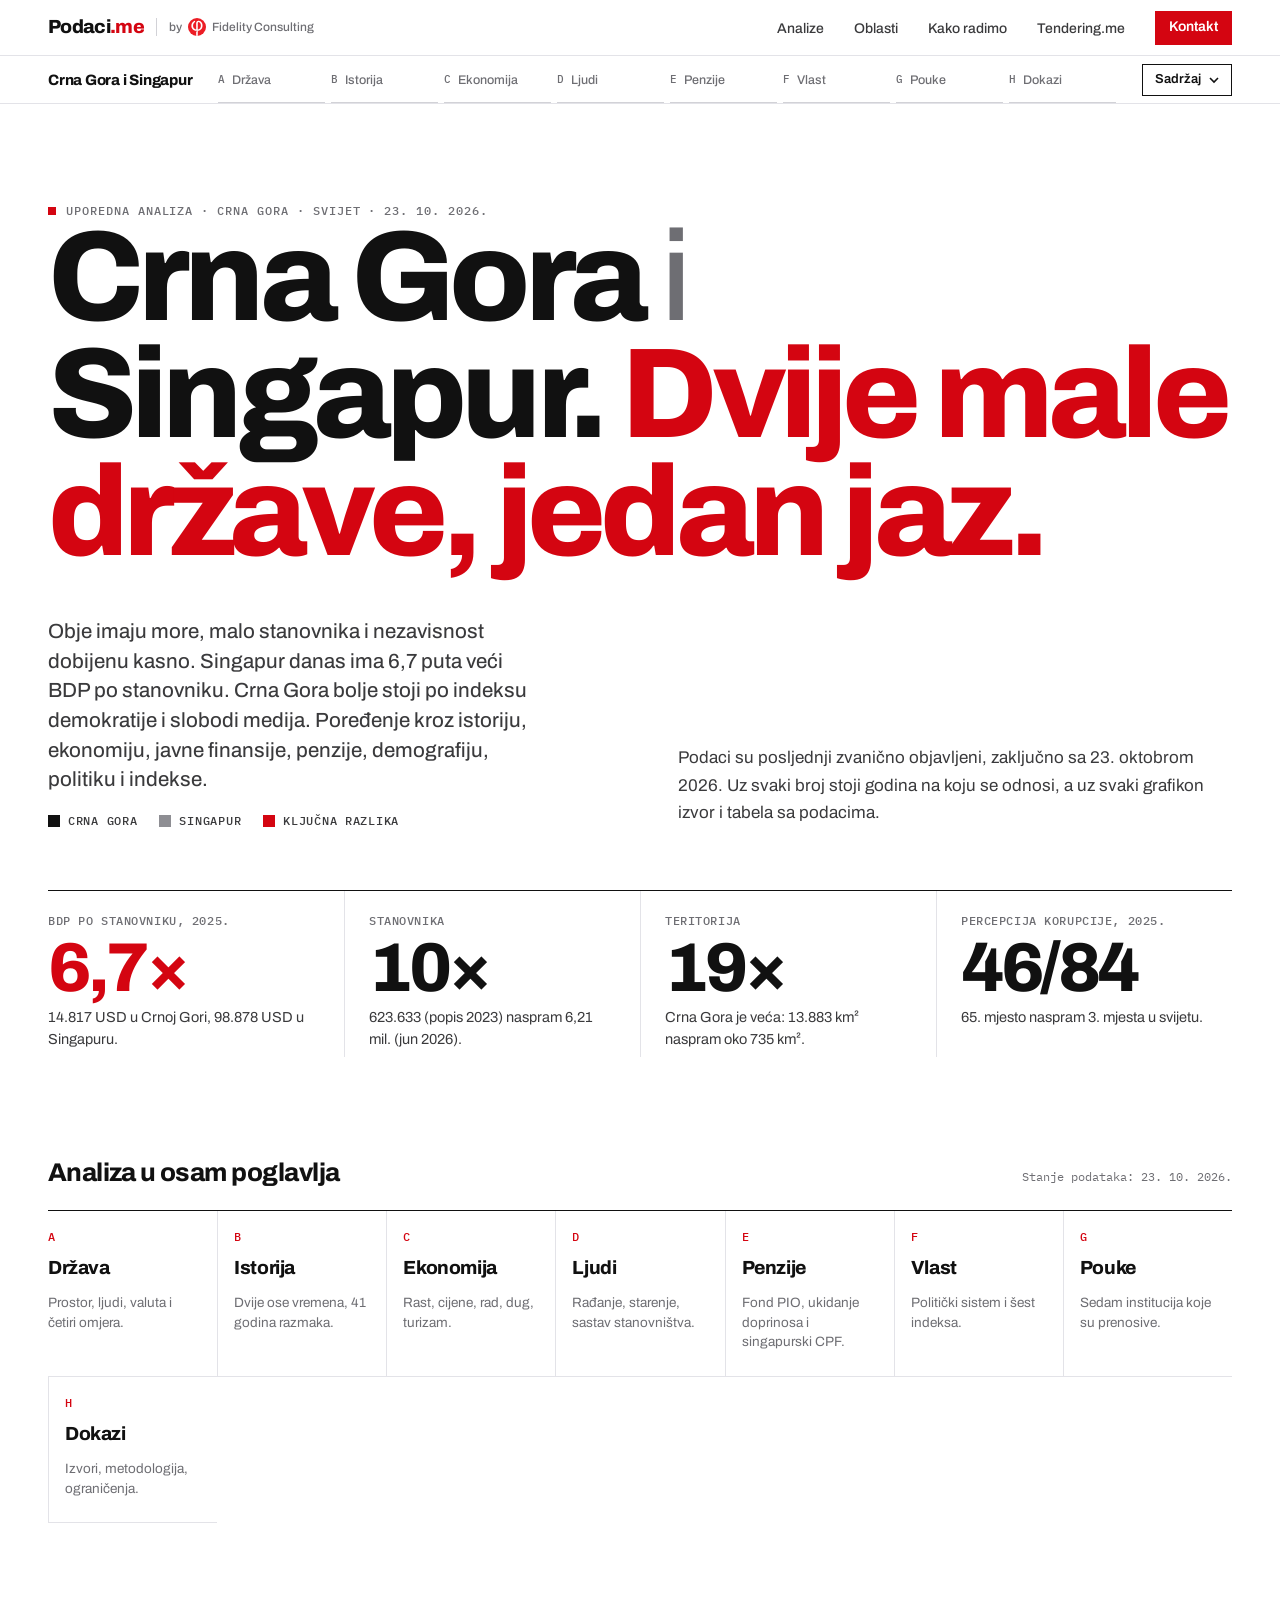
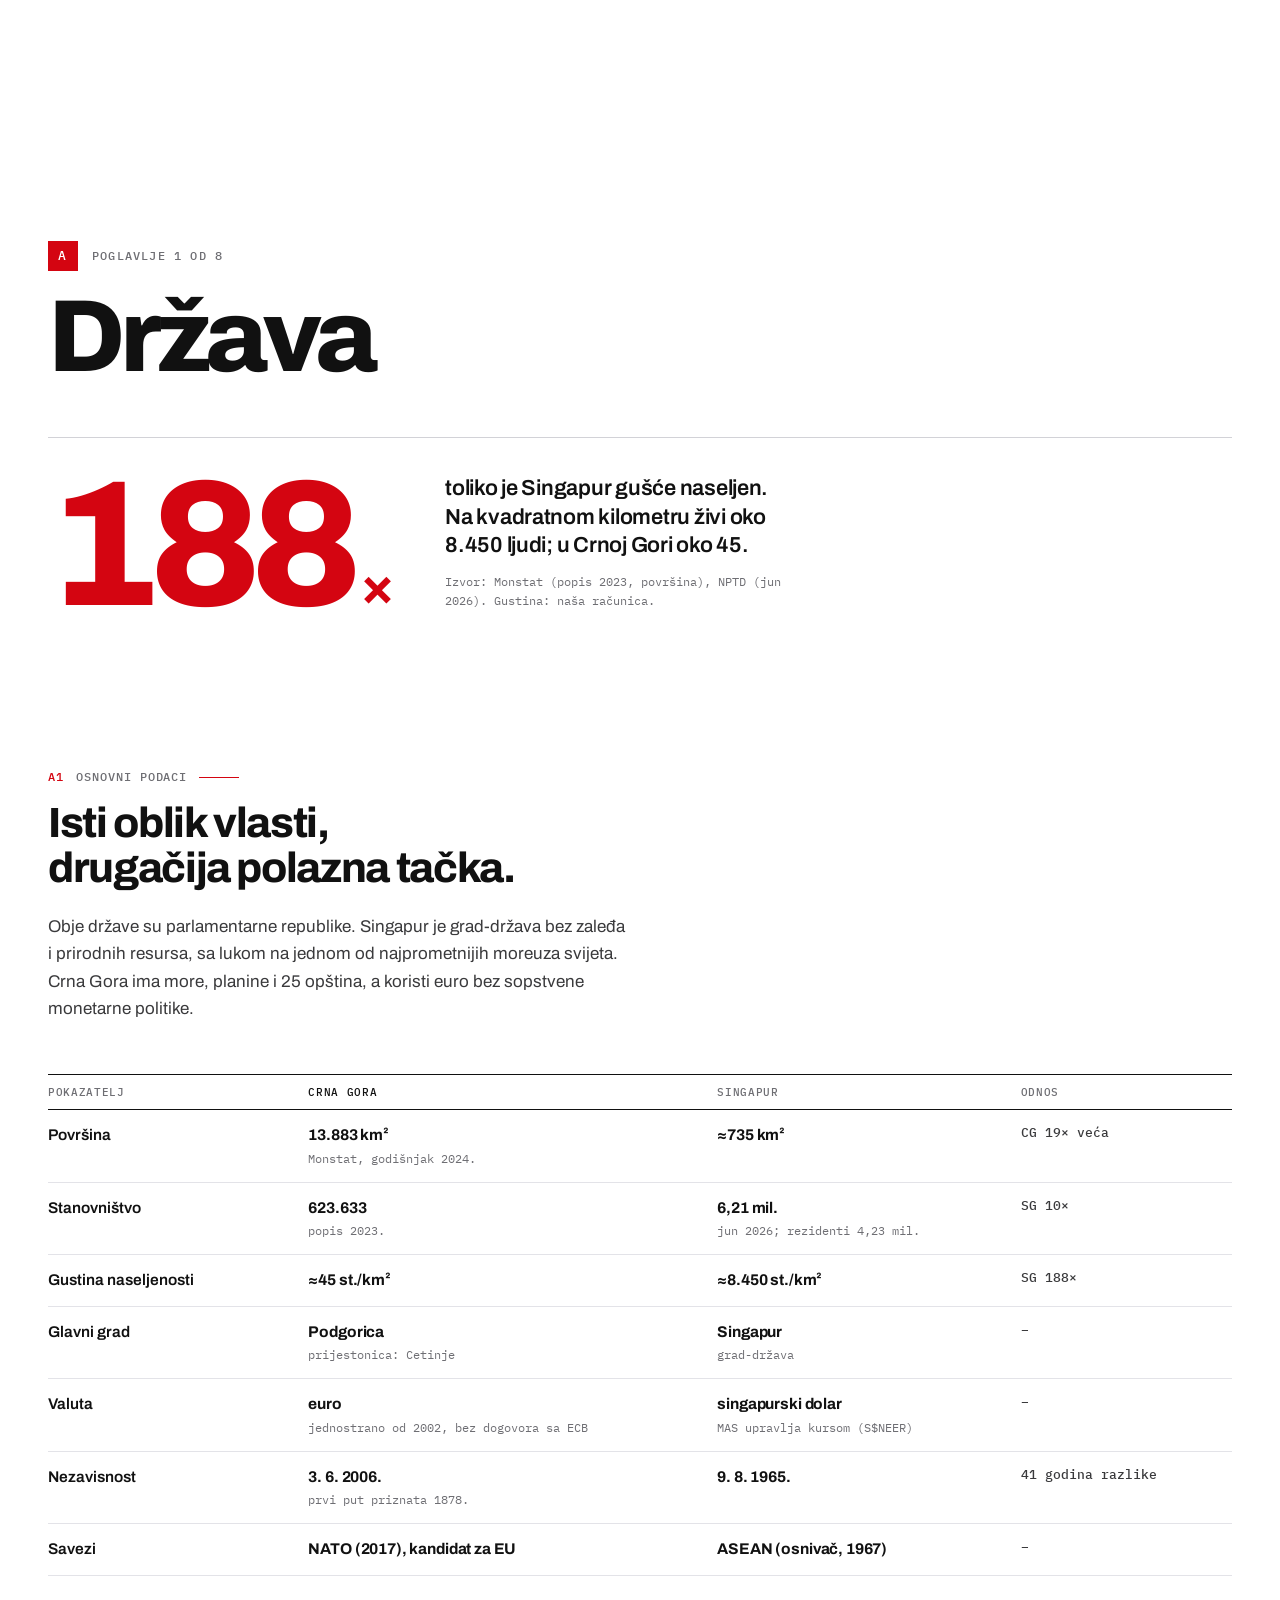
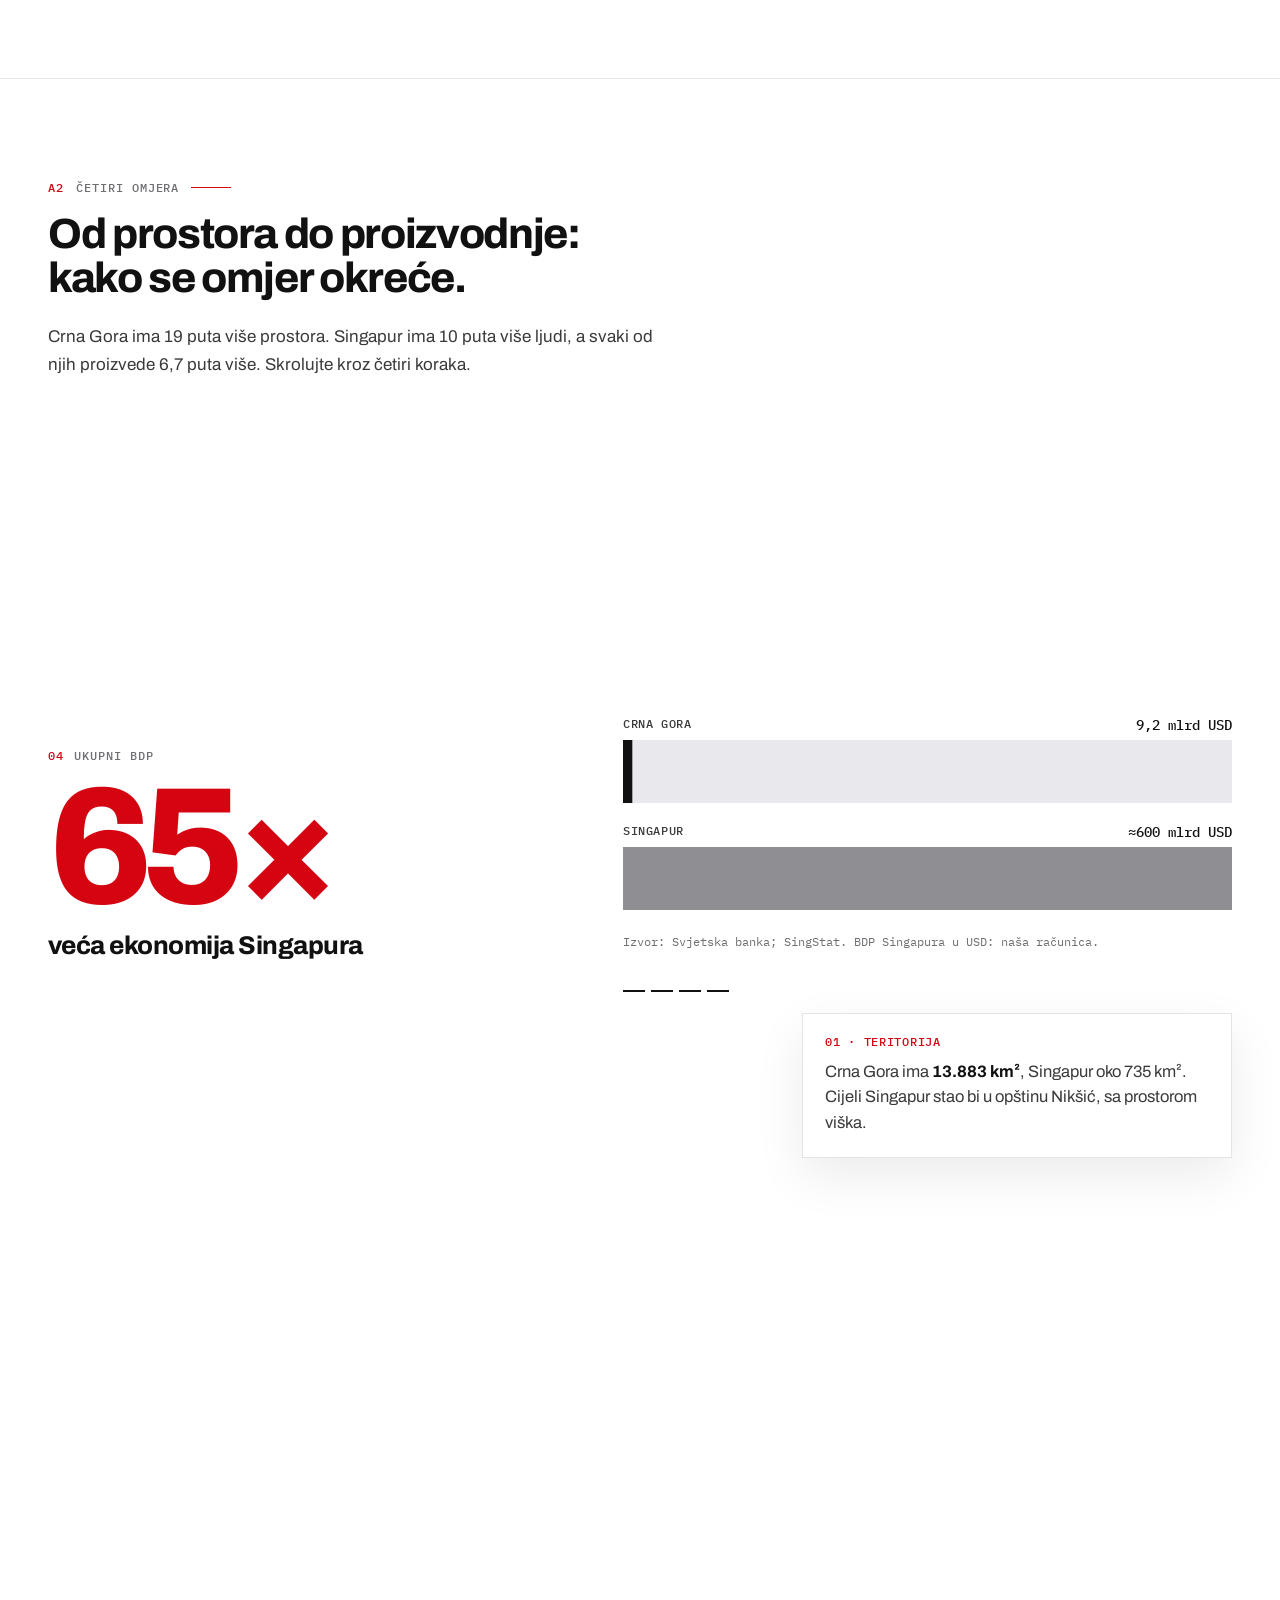
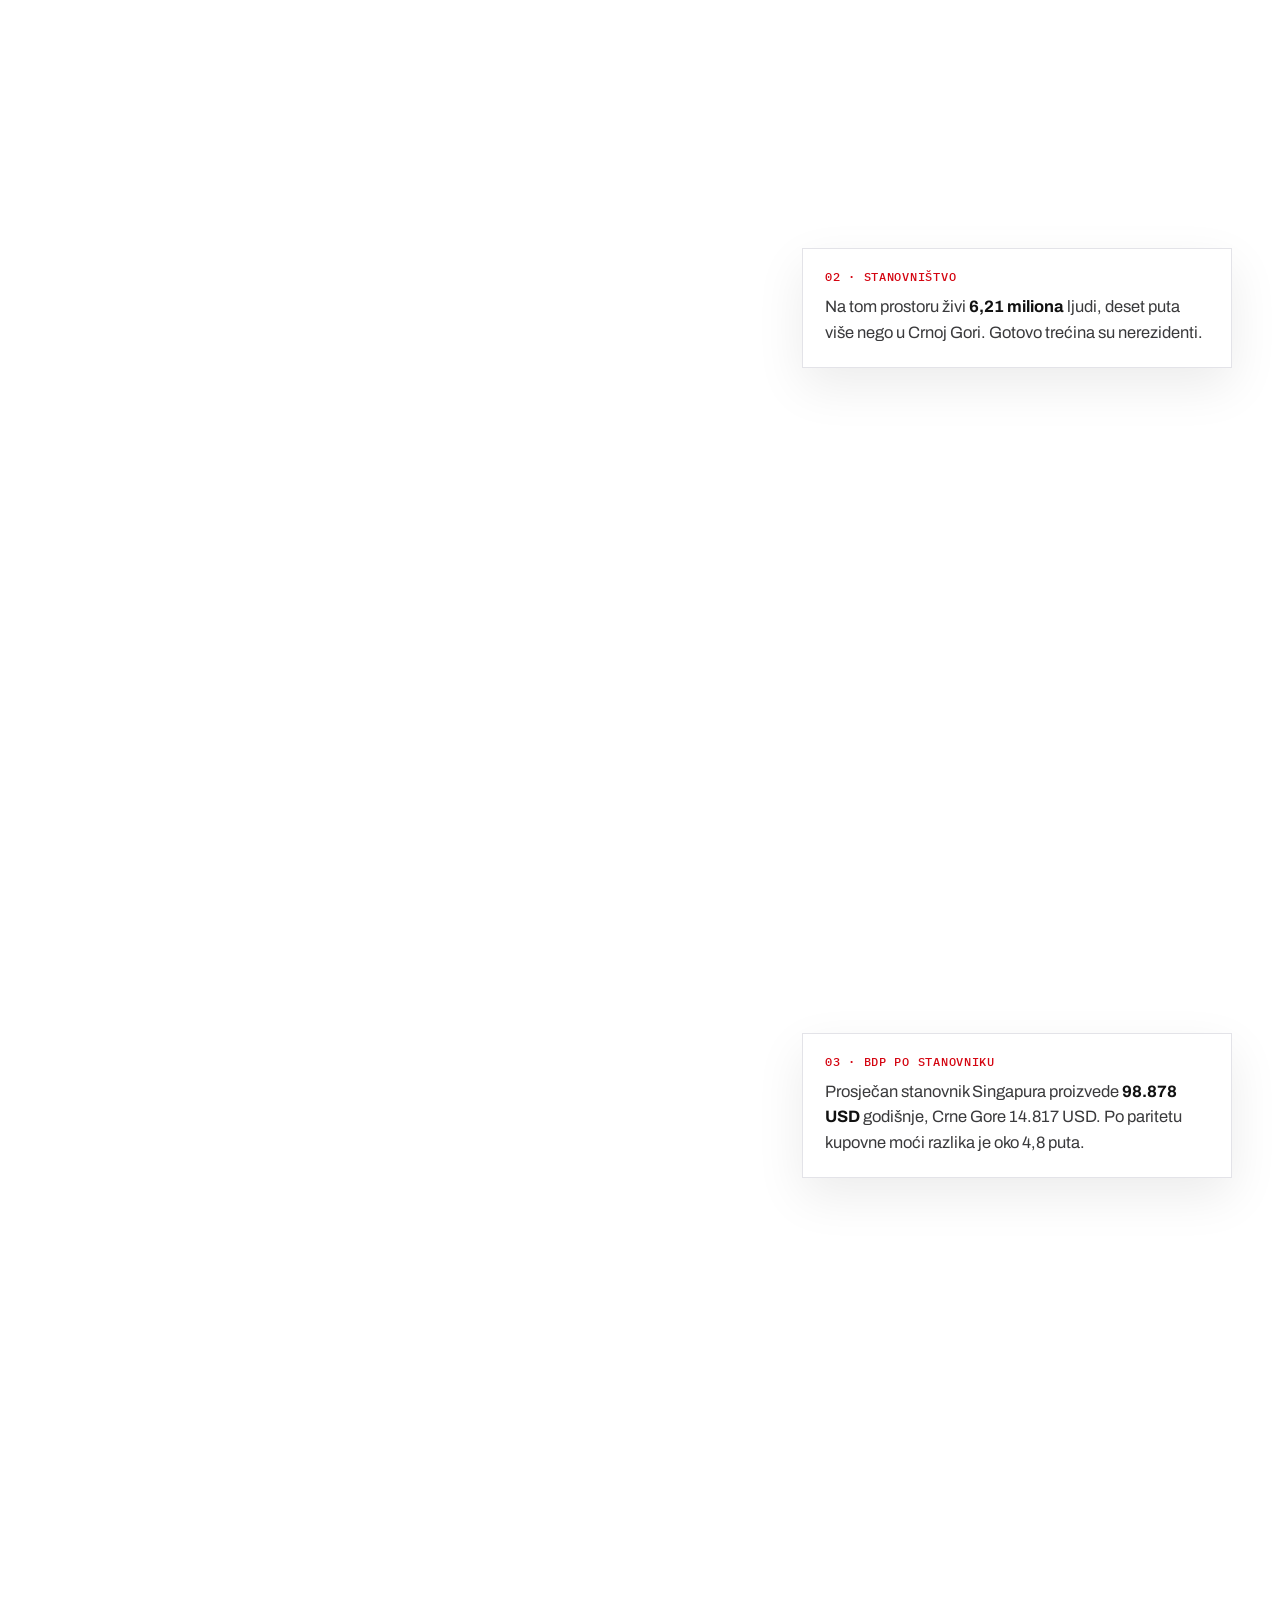
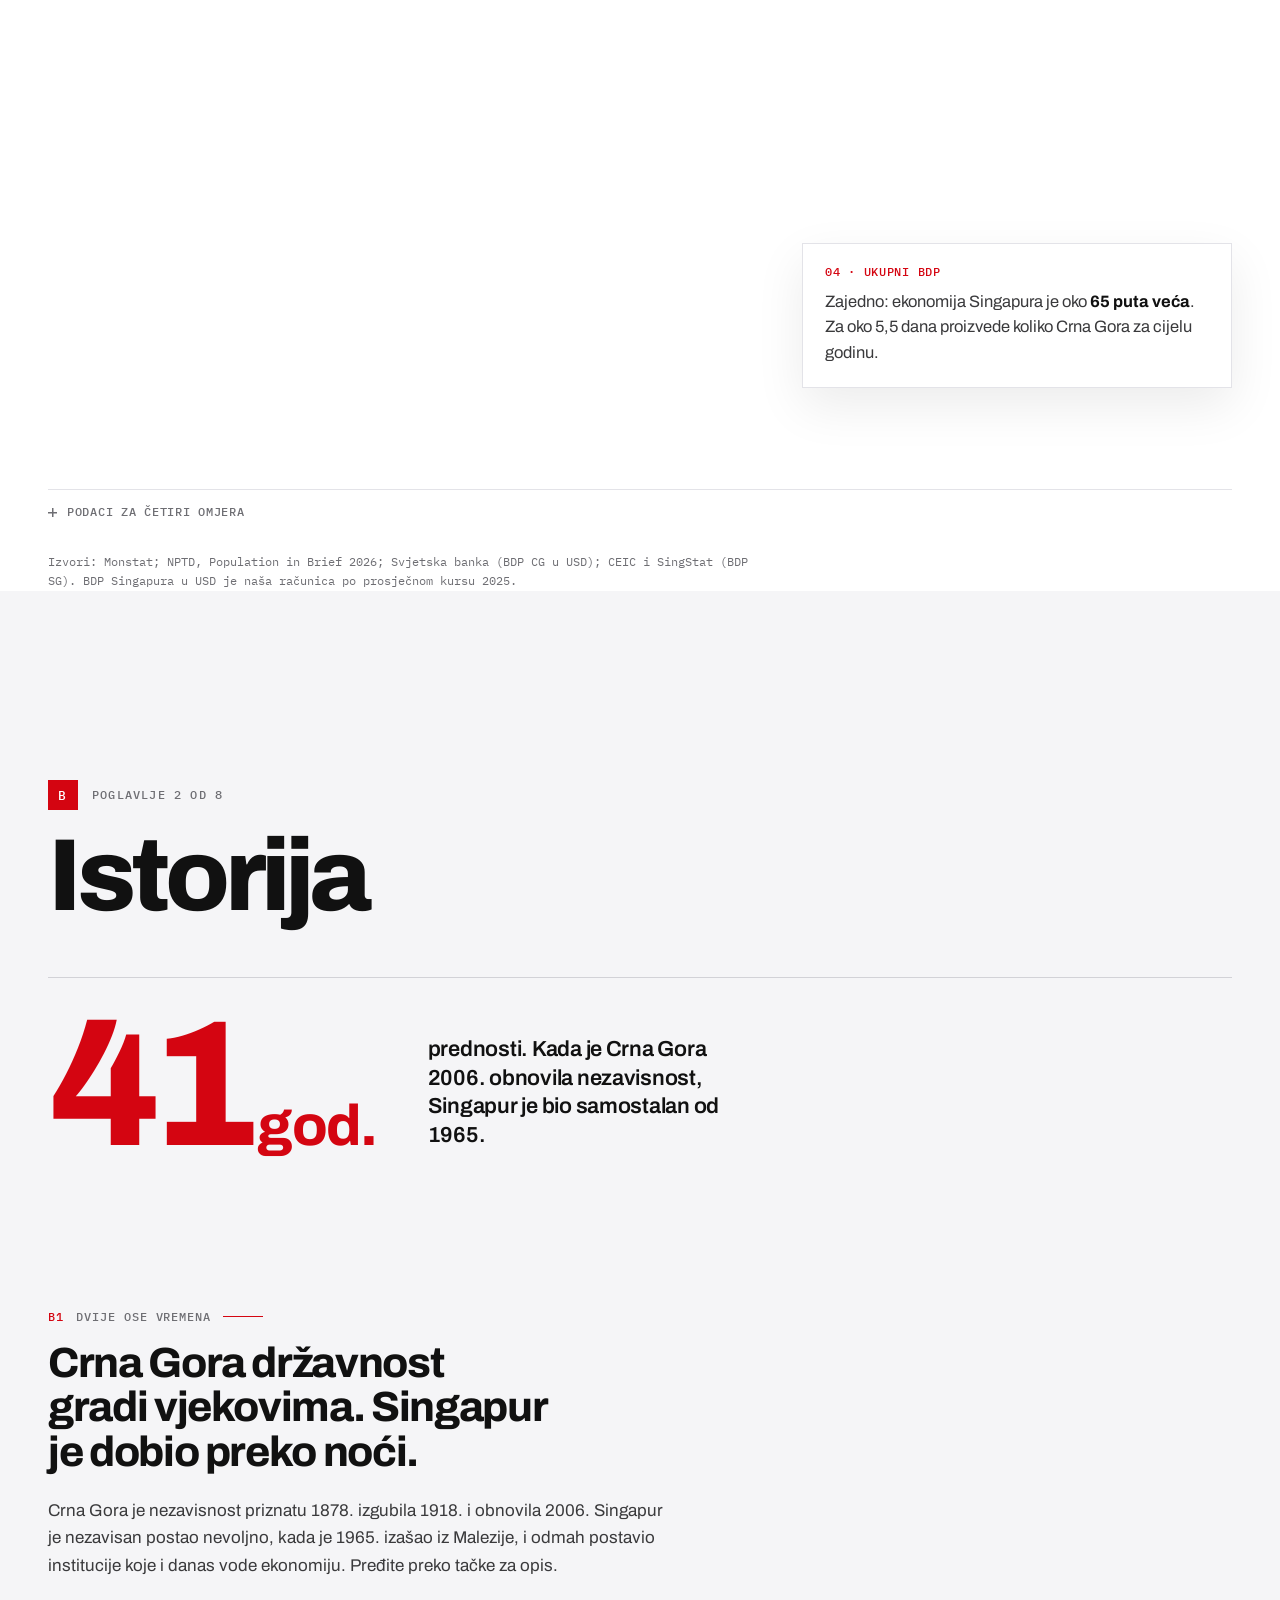
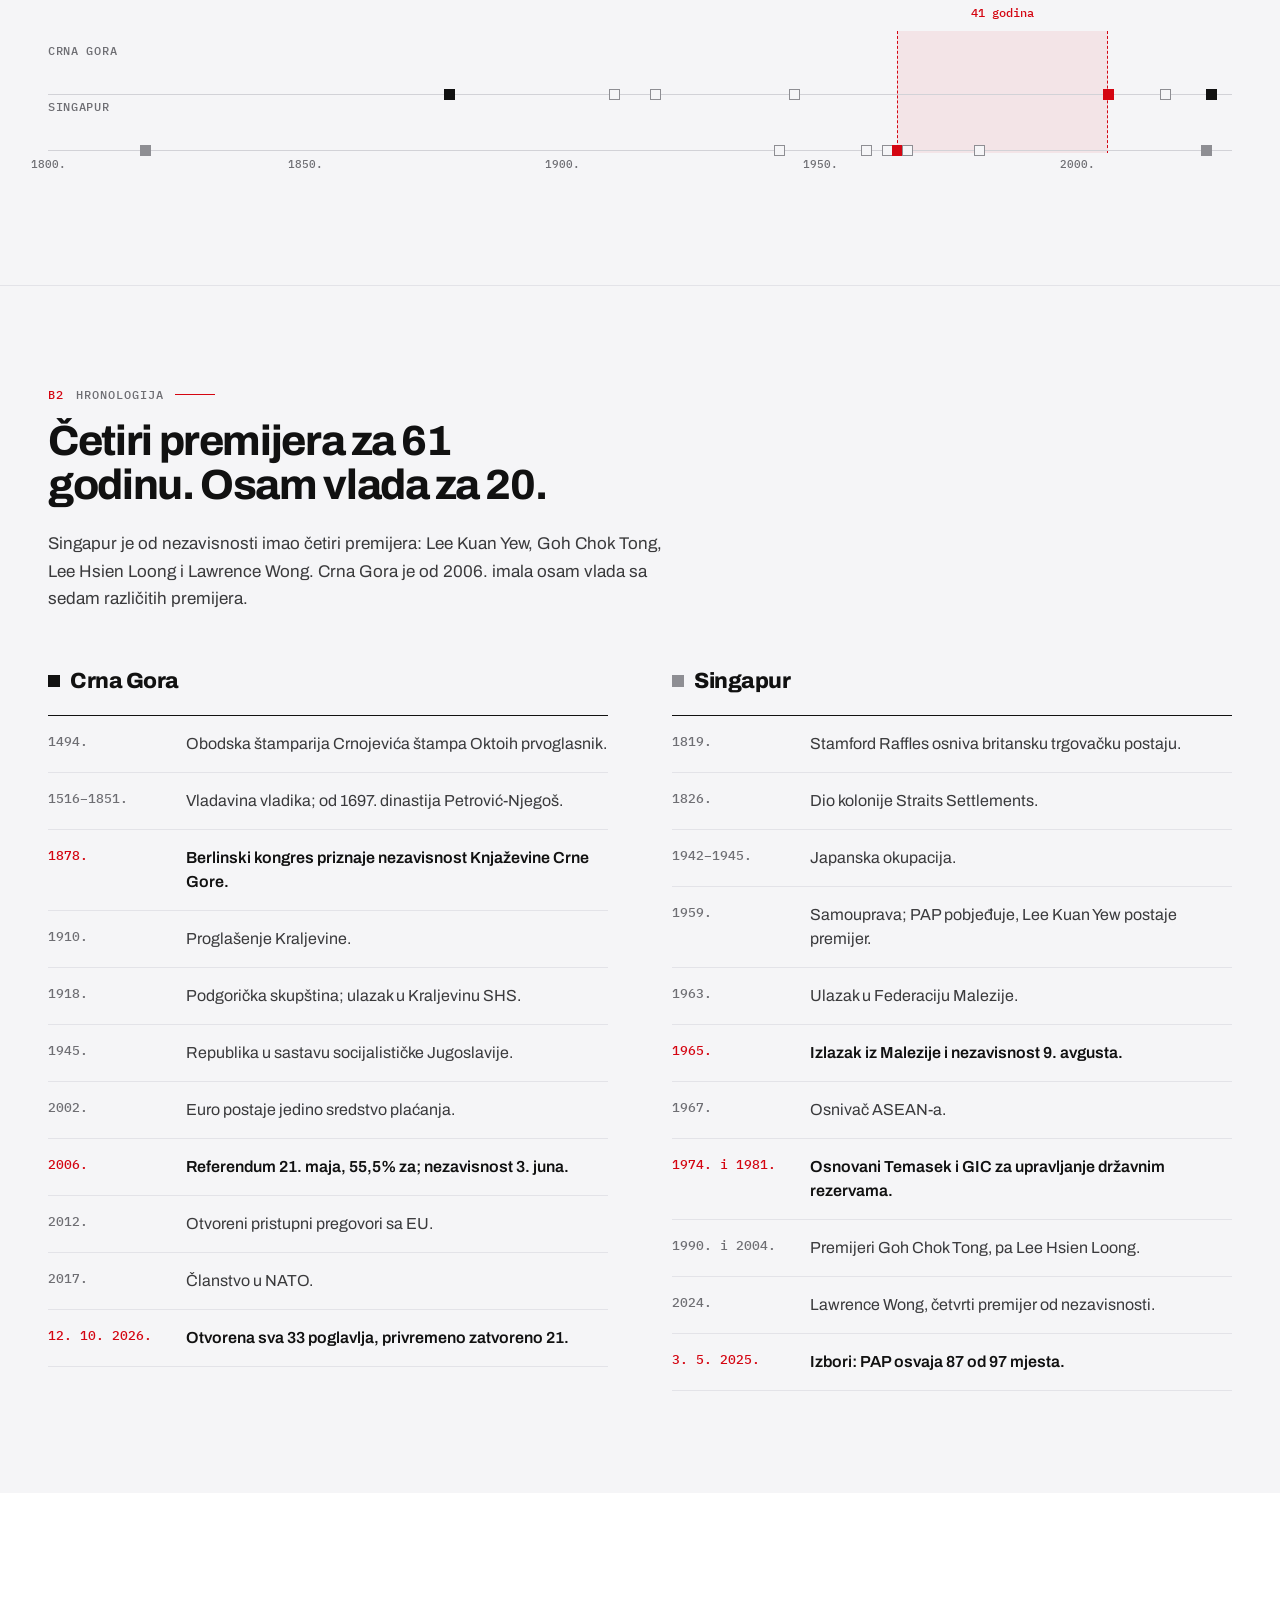
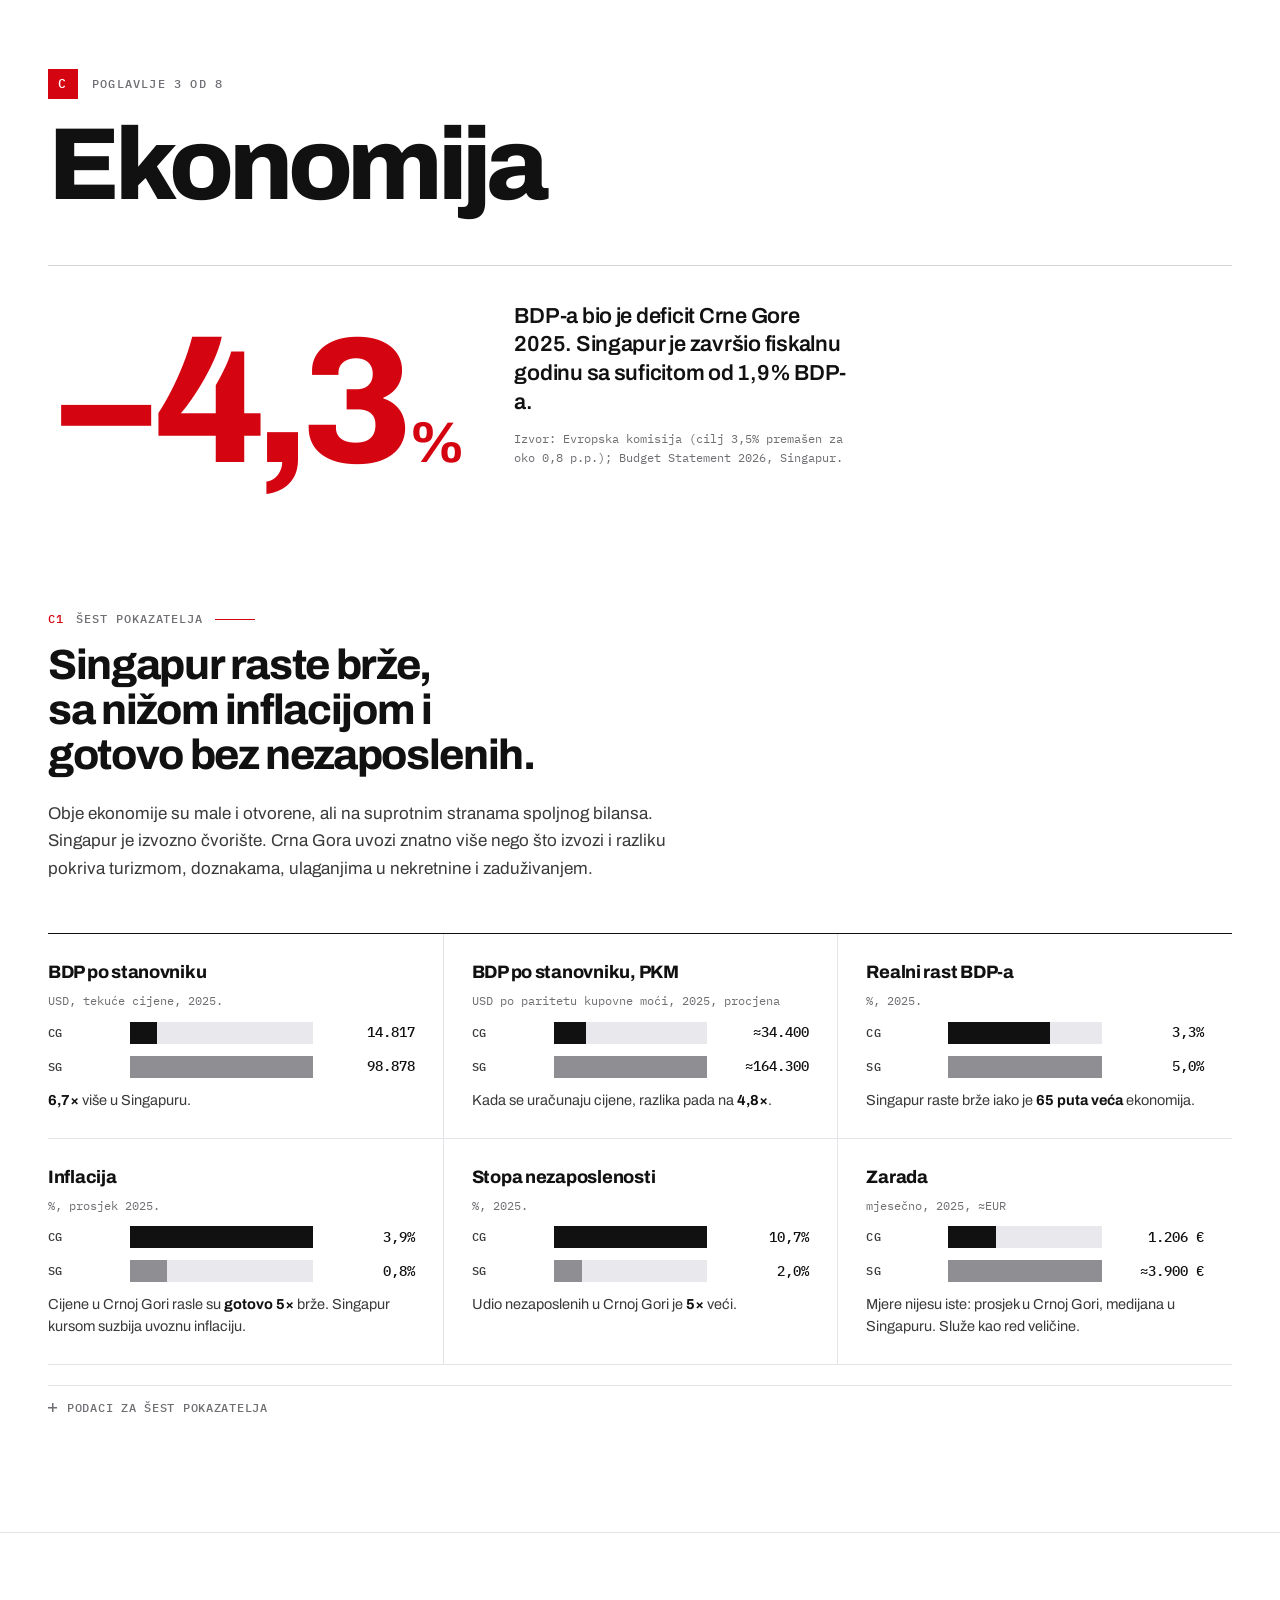
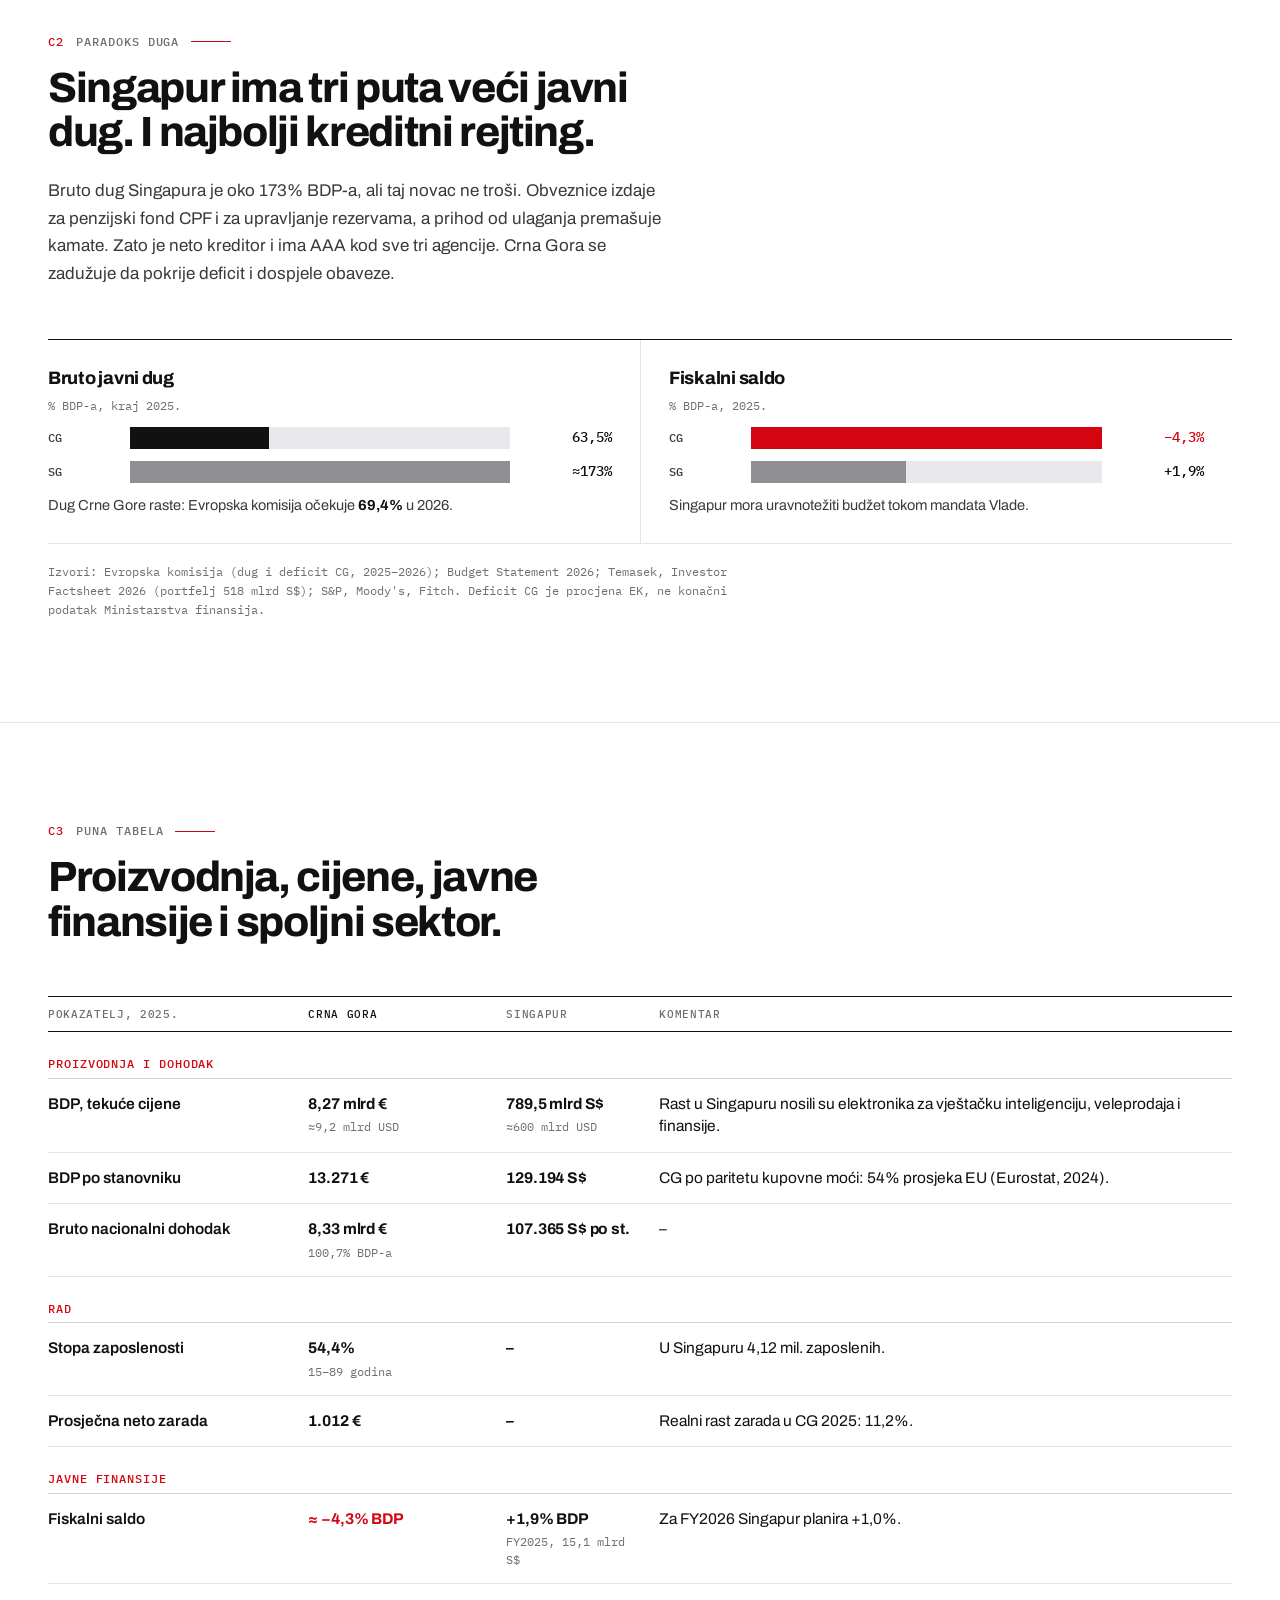
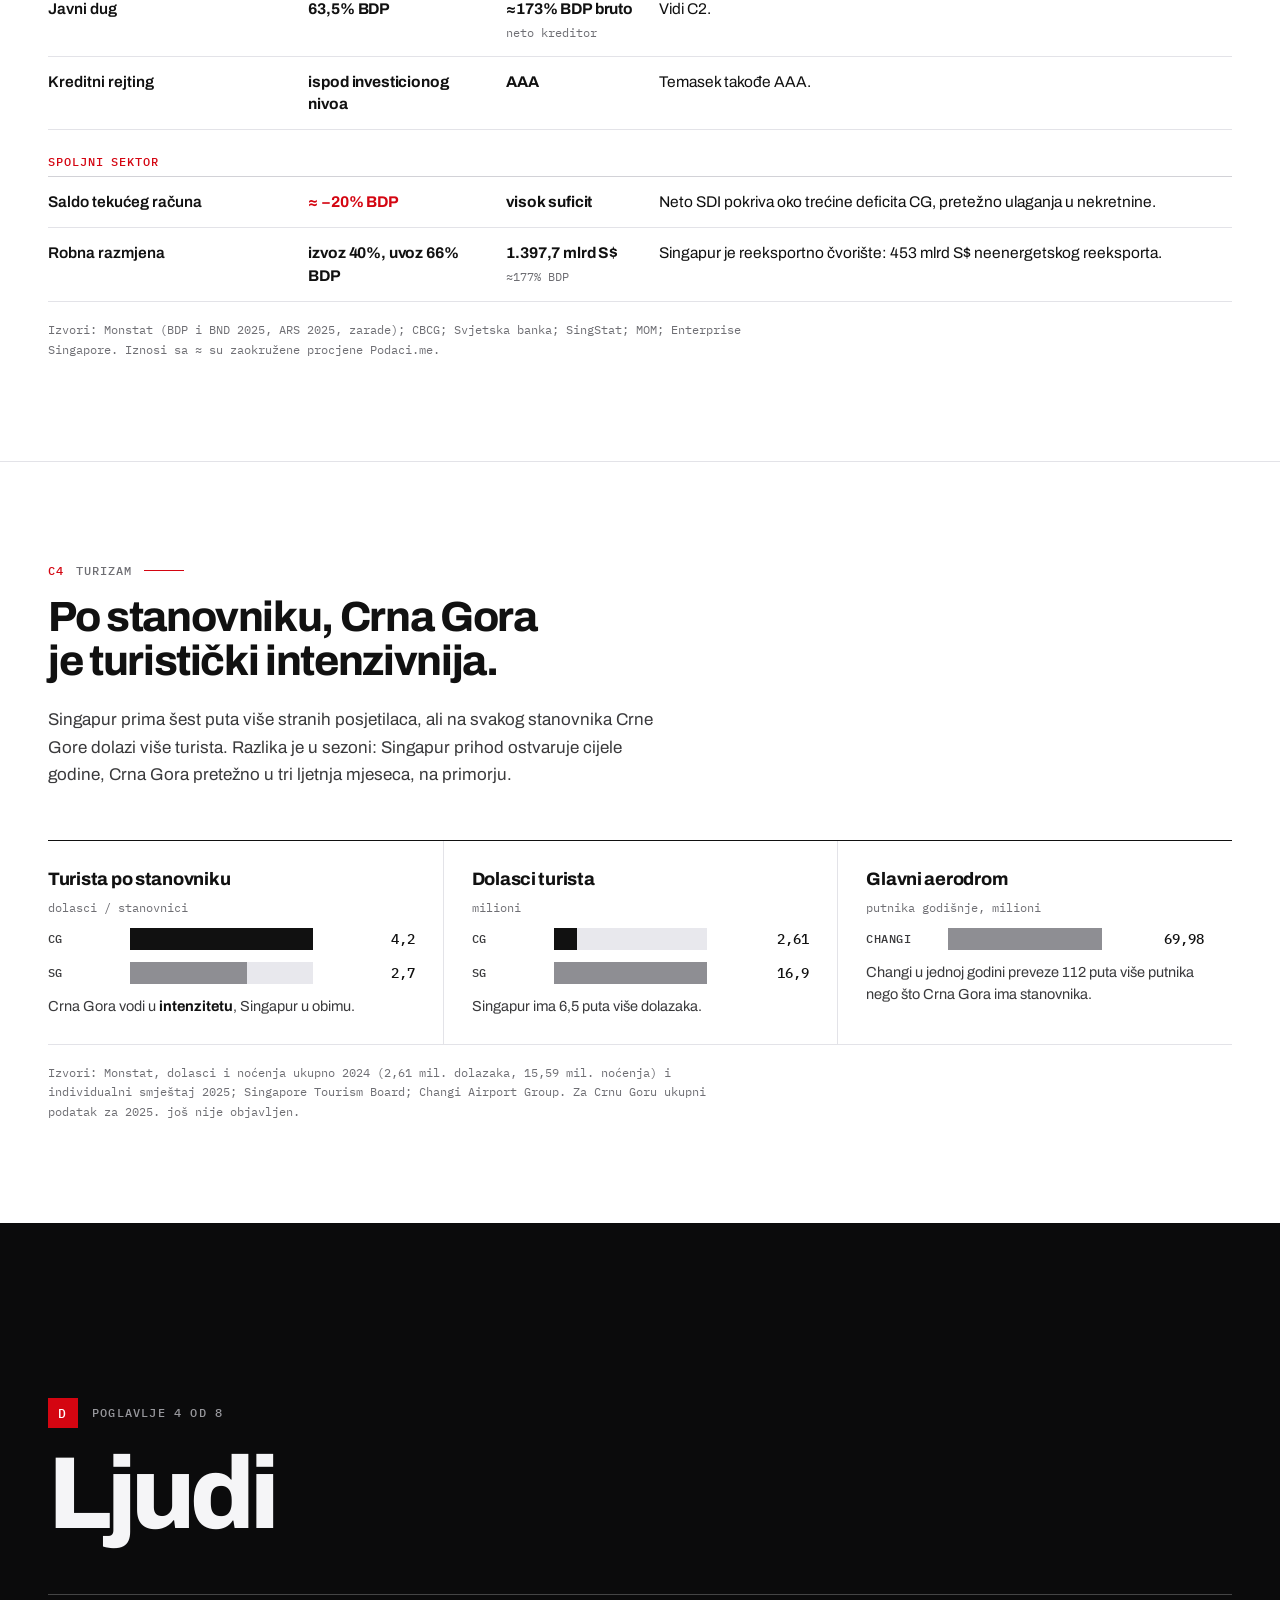
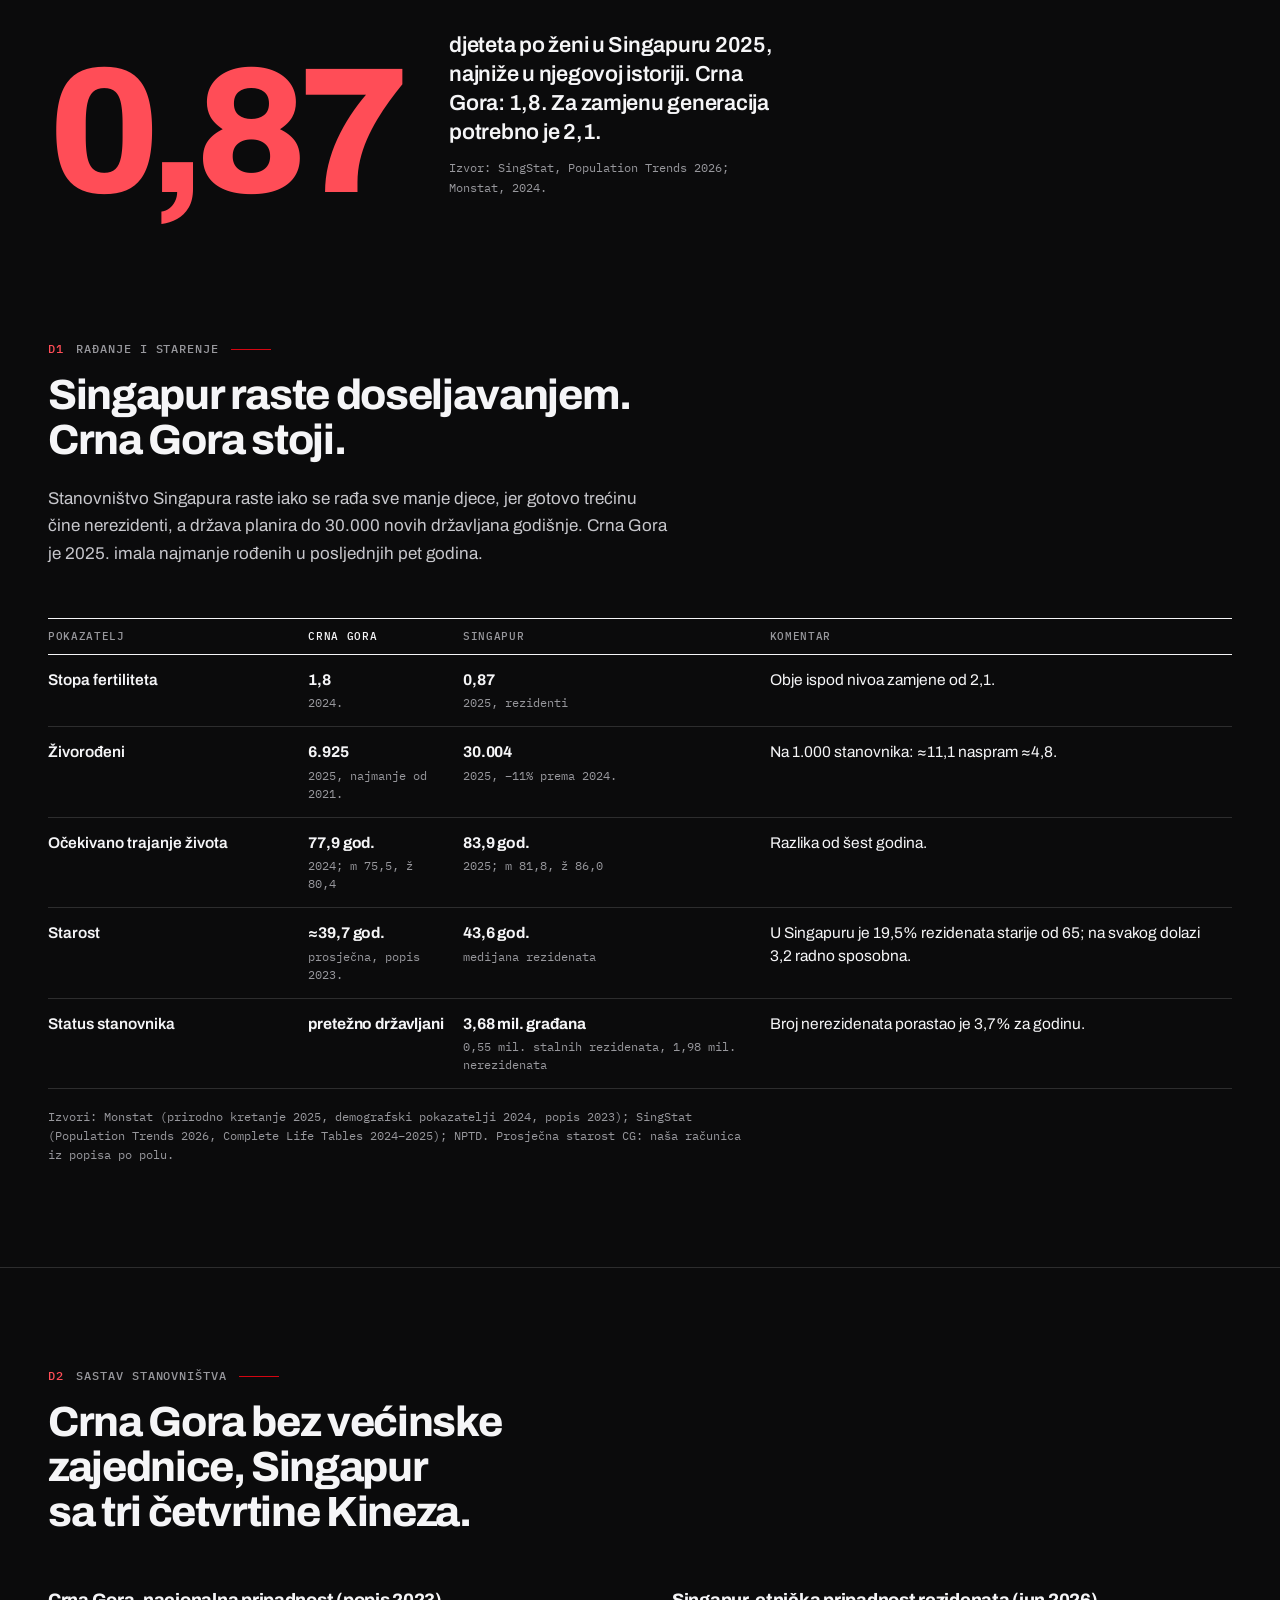
<file: analize/crna-gora-singapur/index.html>
<!DOCTYPE html>
<html lang="sr-Latn-ME" class="no-js">
<head>
<meta charset="utf-8">
<meta name="viewport" content="width=device-width, initial-scale=1, viewport-fit=cover">
<title>Crna Gora i Singapur: dvije male države, jedan jaz — Podaci.me</title>
<meta name="description" content="Uporedna analiza Crne Gore i Singapura: istorija, ekonomija, javne finansije, penzije, demografija, politika, međunarodni indeksi i turizam. BDP po stanovniku 6,7 puta veći u Singapuru.">
<link rel="canonical" href="https://www.podaci.me/analize/crna-gora-singapur/">
<meta name="theme-color" content="#ffffff">
<meta property="og:type" content="article">
<meta property="og:url" content="https://www.podaci.me/analize/crna-gora-singapur/">
<meta property="og:title" content="Crna Gora i Singapur: dvije male države, jedan jaz — Podaci.me">
<meta property="og:description" content="Singapur ima 6,7 puta veći BDP po stanovniku na 19 puta manjoj teritoriji. Crna Gora vodi po indeksu demokratije i slobodi medija.">
<meta property="og:image" content="https://www.podaci.me/og-crna-gora-singapur.png">
<meta property="og:image:width" content="1200">
<meta property="og:image:height" content="630">
<meta property="og:locale" content="sr_ME">
<meta property="article:published_time" content="2026-10-23">
<meta name="twitter:card" content="summary_large_image">
<meta name="twitter:image" content="https://www.podaci.me/og-crna-gora-singapur.png">
<link rel="icon" href="/favicon.svg" type="image/svg+xml">
<script type="application/ld+json">{"@context":"https://schema.org","@type":"Article","headline":"Crna Gora i Singapur: dvije male države, jedan jaz","description":"Uporedna analiza Crne Gore i Singapura: istorija, ekonomija, javne finansije, demografija, politika, indeksi i turizam.","datePublished":"2026-10-23","inLanguage":"sr-Latn-ME","image":"https://www.podaci.me/og-crna-gora-singapur.png","mainEntityOfPage":"https://www.podaci.me/analize/crna-gora-singapur/","author":{"@type":"Organization","name":"Podaci.me"},"publisher":{"@type":"Organization","name":"Fidelity Consulting d.o.o.","url":"https://www.podaci.me/"}}</script>
<link rel="preconnect" href="https://fonts.googleapis.com">
<link rel="preconnect" href="https://fonts.gstatic.com" crossorigin>
<link rel="stylesheet" href="https://fonts.googleapis.com/css2?family=Archivo:wght@400..800&family=IBM+Plex+Mono:wght@400;500&display=swap">
<link rel="stylesheet" href="/assets/podaci.css?v=2.1">
<link rel="stylesheet" href="/analize/crna-gora-singapur/story.css?v=4">
<script>document.documentElement.className='js';window.__noJsT=setTimeout(function(){if(!window.P)document.documentElement.className='no-js'},4000)</script>
<script defer src="/assets/podaci.js?v=2.1" onerror="document.documentElement.className='no-js'"></script>
<script defer src="/analize/crna-gora-singapur/story.js?v=3" onerror="document.documentElement.classList.replace('js','no-js')"></script>
</head>
<body class="cmp">
<a class="skip" href="#main">Preskoči na sadržaj</a>

<header class="gh gh--flow">
  <div class="wrap">
    <a class="brand" href="/" aria-label="Podaci.me by Fidelity Consulting"><span class="logo">Podaci<span>.me</span></span><span class="by"><span class="byw">by</span><img src="/fidelity-logo.svg" alt="" width="18" height="18"><span>Fidelity Consulting</span></span></a>
    <button class="menu-btn" type="button" aria-expanded="false" aria-controls="gh-nav"><i aria-hidden="true"></i>Meni</button>
    <nav id="gh-nav" aria-label="Glavna navigacija">
      <ul>
        <li><a href="/#analize">Analize</a></li>
        <li><a href="/#oblasti">Oblasti</a></li>
        <li><a href="/#metod">Kako radimo</a></li>
        <li><a href="https://www.tendering.me/">Tendering.me</a></li>
        <li><a class="cta" href="mailto:office@fidelityconsulting.me?subject=Upit%20%E2%80%94%20Podaci.me">Kontakt</a></li>
      </ul>
    </nav>
  </div>
</header>

<nav class="lnav" aria-label="Poglavlja analize">
  <div class="wrap">
    <a class="lnav__title" href="#top">Crna Gora i Singapur</a>
    <p class="lnav__now" data-default="Crna Gora i Singapur">Crna Gora i Singapur</p>
    <ol class="lnav__segs" style="--n:8">
      <li><a href="#a-drzava"><b>A</b><span>Država</span><i></i></a></li>
      <li><a href="#b-istorija"><b>B</b><span>Istorija</span><i></i></a></li>
      <li><a href="#c-ekonomija"><b>C</b><span>Ekonomija</span><i></i></a></li>
      <li><a href="#d-ljudi"><b>D</b><span>Ljudi</span><i></i></a></li>
      <li><a href="#penzije"><b>E</b><span>Penzije</span><i></i></a></li>
      <li><a href="#e-vlast"><b>F</b><span>Vlast</span><i></i></a></li>
      <li><a href="#f-pouke"><b>G</b><span>Pouke</span><i></i></a></li>
      <li><a href="#g-dokazi"><b>H</b><span>Dokazi</span><i></i></a></li>
    </ol>
    <button class="lnav__toc" type="button" aria-expanded="false" aria-controls="toc">Sadržaj <svg viewBox="0 0 10 10" aria-hidden="true"><path d="M1 3l4 4 4-4" fill="none" stroke="currentColor" stroke-width="1.6"/></svg></button>
  </div>
  <div class="toc" id="toc">
    <div class="wrap">
      <ol>
        <li><a href="#a-drzava"><b>A</b>Država</a><ul><li><a href="#osnovno">Osnovni podaci</a></li><li><a href="#jaz">Četiri omjera</a></li></ul></li>
        <li><a href="#b-istorija"><b>B</b>Istorija</a><ul><li><a href="#os-vremena">Dvije ose vremena</a></li><li><a href="#hronologija">Hronologija</a></li></ul></li>
        <li><a href="#c-ekonomija"><b>C</b>Ekonomija</a><ul><li><a href="#pokazatelji">Šest pokazatelja</a></li><li><a href="#dug">Paradoks duga</a></li><li><a href="#tabela">Puna tabela</a></li><li><a href="#turizam">Turizam</a></li></ul></li>
        <li><a href="#d-ljudi"><b>D</b>Ljudi</a><ul><li><a href="#demografija">Rađanje i starenje</a></li><li><a href="#sastav">Sastav stanovništva</a></li></ul></li>
        <li><a href="#penzije"><b>E</b>Penzije</a><ul><li><a href="#dva-modela">Dva modela</a></li><li><a href="#stopa">Stopa doprinosa</a></li><li><a href="#fond-pio">Ko plaća penzije</a></li><li><a href="#singapur-cpf">Šta radi Singapur</a></li><li><a href="#euro-model">Euro model: argumenti</a></li></ul></li>
        <li><a href="#e-vlast"><b>F</b>Vlast</a><ul><li><a href="#politika">Politički sistem</a></li><li><a href="#indeksi">Šest indeksa</a></li></ul></li>
        <li><a href="#f-pouke"><b>G</b>Pouke</a><ul><li><a href="#prenosivo">Šta je prenosivo</a></li></ul></li>
        <li><a href="#g-dokazi"><b>H</b>Dokazi</a><ul><li><a href="#izvori">Izvori</a></li><li><a href="#metodologija">Metodologija</a></li><li><a href="#ogranicenja">Ograničenja</a></li></ul></li>
      </ol>
    </div>
  </div>
</nav>

<main id="main">

<!-- ============ NASLOVNA ============ -->
<header class="cover" id="top">
  <div class="wrap">
    <p class="eyebrow live">Uporedna analiza · Crna Gora · Svijet · 23. 10. 2026.</p>
    <h1 class="display cover__h"><span>Crna Gora <span class="x">i</span> Singapur.</span> <span class="c">Dvije male države, jedan jaz.</span></h1>
    <div class="cover__grid">
      <div>
        <p class="lede">Obje imaju more, malo stanovnika i nezavisnost dobijenu kasno. Singapur danas ima 6,7 puta veći BDP po stanovniku. Crna Gora bolje stoji po indeksu demokratije i slobodi medija. Poređenje kroz istoriju, ekonomiju, javne finansije, penzije, demografiju, politiku i indekse.</p>
        <div class="legend" aria-label="Boje na grafikonima"><span><i class="sw cg"></i>Crna Gora</span><span><i class="sw sg"></i>Singapur</span><span><i class="sw" style="background:var(--accent)"></i>Ključna razlika</span></div>
      </div>
      <p class="dek">Podaci su posljednji zvanično objavljeni, zaključno sa 23. oktobrom 2026. Uz svaki broj stoji godina na koju se odnosi, a uz svaki grafikon izvor i tabela sa podacima.</p>
    </div>
    <dl class="kpis">
      <div><dt>BDP po stanovniku, 2025.</dt><dd class="red"><span data-count="6.7" data-dec="1">6,7</span>×</dd><p>14.817 USD u Crnoj Gori, 98.878 USD u Singapuru.</p></div>
      <div><dt>Stanovnika</dt><dd><span data-count="10">10</span>×</dd><p>623.633 (popis 2023) naspram 6,21 mil. (jun 2026).</p></div>
      <div><dt>Teritorija</dt><dd><span data-count="19">19</span>×</dd><p>Crna Gora je veća: 13.883 km² naspram oko 735 km².</p></div>
      <div><dt>Percepcija korupcije, 2025.</dt><dd><span data-count="46">46</span>/<span data-count="84">84</span></dd><p>65. mjesto naspram 3. mjesta u svijetu.</p></div>
    </dl>
  </div>
  <div class="wrap cover__chap">
    <div class="cover__chaphead">
      <h2>Analiza u osam poglavlja</h2>
      <p class="meta">Stanje podataka: 23. 10. 2026.</p>
    </div>
    <ol class="chap-grid">
      <li><a href="#a-drzava"><b>A</b><strong>Država</strong><span>Prostor, ljudi, valuta i četiri omjera.</span></a></li>
      <li><a href="#b-istorija"><b>B</b><strong>Istorija</strong><span>Dvije ose vremena, 41 godina razmaka.</span></a></li>
      <li><a href="#c-ekonomija"><b>C</b><strong>Ekonomija</strong><span>Rast, cijene, rad, dug, turizam.</span></a></li>
      <li><a href="#d-ljudi"><b>D</b><strong>Ljudi</strong><span>Rađanje, starenje, sastav stanovništva.</span></a></li>
      <li><a href="#penzije"><b>E</b><strong>Penzije</strong><span>Fond PIO, ukidanje doprinosa i singapurski CPF.</span></a></li>
      <li><a href="#e-vlast"><b>F</b><strong>Vlast</strong><span>Politički sistem i šest indeksa.</span></a></li>
      <li><a href="#f-pouke"><b>G</b><strong>Pouke</strong><span>Sedam institucija koje su prenosive.</span></a></li>
      <li><a href="#g-dokazi"><b>H</b><strong>Dokazi</strong><span>Izvori, metodologija, ograničenja.</span></a></li>
    </ol>
  </div>
</header>

<!-- ============ A. DRŽAVA ============ -->
<section class="act" id="a-drzava" data-act="A" data-title="Država" data-tone="white" aria-labelledby="a-h">
  <div class="wrap act-open">
    <p class="act-open__k" data-reveal><b>A</b>Poglavlje 1 od 8</p>
    <h2 class="act-open__t" id="a-h" data-reveal>Država</h2>
    <div class="act-open__fig" data-reveal style="--d:120ms">
      <p class="act-open__num red"><span data-count="188">188</span><small>×</small></p>
      <div class="act-open__side"><p class="act-open__txt">toliko je Singapur gušće naseljen. Na kvadratnom kilometru živi oko 8.450 ljudi; u Crnoj Gori oko 45.</p><p class="src">Izvor: Monstat (popis 2023, površina), NPTD (jun 2026). Gustina: naša računica.</p></div>
    </div>
  </div>

  <section class="scene" id="osnovno" aria-labelledby="osnovno-h">
    <div class="wrap">
      <div class="scene-head" data-reveal>
        <p class="kick"><b>A1</b>Osnovni podaci</p>
        <h3 class="h-scene" id="osnovno-h">Isti oblik vlasti, drugačija polazna tačka.</h3>
        <p class="dek">Obje države su parlamentarne republike. Singapur je grad-država bez zaleđa i prirodnih resursa, sa lukom na jednom od najprometnijih moreuza svijeta. Crna Gora ima more, planine i 25 opština, a koristi euro bez sopstvene monetarne politike.</p>
      </div>
      <div class="tscroll" data-reveal>
        <table class="ctab">
          <thead><tr><th>Pokazatelj</th><th class="cg">Crna Gora</th><th>Singapur</th><th>Odnos</th></tr></thead>
          <tbody>
            <tr><td>Površina</td><td class="v">13.883 km²<small>Monstat, godišnjak 2024.</small></td><td class="v">≈735 km²</td><td class="r">CG 19× veća</td></tr>
            <tr><td>Stanovništvo</td><td class="v">623.633<small>popis 2023.</small></td><td class="v">6,21 mil.<small>jun 2026; rezidenti 4,23 mil.</small></td><td class="r">SG 10×</td></tr>
            <tr><td>Gustina naseljenosti</td><td class="v">≈45 st./km²</td><td class="v">≈8.450 st./km²</td><td class="r">SG 188×</td></tr>
            <tr><td>Glavni grad</td><td class="v">Podgorica<small>prijestonica: Cetinje</small></td><td class="v">Singapur<small>grad-država</small></td><td class="r">–</td></tr>
            <tr><td>Valuta</td><td class="v">euro<small>jednostrano od 2002, bez dogovora sa ECB</small></td><td class="v">singapurski dolar<small>MAS upravlja kursom (S$NEER)</small></td><td class="r">–</td></tr>
            <tr><td>Nezavisnost</td><td class="v">3. 6. 2006.<small>prvi put priznata 1878.</small></td><td class="v">9. 8. 1965.</td><td class="r">41 godina razlike</td></tr>
            <tr><td>Savezi</td><td class="v">NATO (2017), kandidat za EU</td><td class="v">ASEAN (osnivač, 1967)</td><td class="r">–</td></tr>
          </tbody>
        </table>
      </div>
    </div>
  </section>

  <section class="scene" id="jaz" aria-labelledby="jaz-h" style="padding-bottom:0">
    <div class="wrap">
      <div class="scene-head" data-reveal>
        <p class="kick"><b>A2</b>Četiri omjera</p>
        <h3 class="h-scene" id="jaz-h">Od prostora do proizvodnje: kako se omjer okreće.</h3>
        <p class="dek">Crna Gora ima 19 puta više prostora. Singapur ima 10 puta više ljudi, a svaki od njih proizvede 6,7 puta više. Skrolujte kroz četiri koraka.</p>
      </div>
    </div>
    <div class="scrolly gap" id="gapScrolly">
      <div class="scrolly__stage">
        <div class="wrap gap__grid">
          <div>
            <p class="gap__k"><b id="gapN">01</b><span id="gapK">Teritorija</span></p>
            <p class="gap__v" id="gapV" data-dec="0" data-suf="×">19×</p>
            <p class="gap__l" id="gapL">više prostora ima Crna Gora</p>
          </div>
          <div class="gap__vis" role="img" aria-label="Uporedne trake za Crnu Goru i Singapur: teritorija, stanovništvo, BDP po stanovniku i ukupni BDP" id="gapVis">
            <div class="gap__row cg"><p class="lab"><span>Crna Gora</span><b id="gapCg">13.883 km²</b></p><div class="gap__track"><span class="gap__fill" id="gapFillCg" style="--s:1"></span></div></div>
            <div class="gap__row sg"><p class="lab"><span>Singapur</span><b id="gapSg">≈735 km²</b></p><div class="gap__track"><span class="gap__fill" id="gapFillSg" style="--s:.053"></span></div></div>
            <p class="src gap__src" id="gapSrc">Izvor: Monstat, godišnjak 2024; Singapur, zaokruženo.</p>
            <div class="gap__dots" aria-hidden="true"><i class="on"></i><i></i><i></i><i></i></div>
          </div>
        </div>
      </div>
      <div class="scrolly__steps">
        <div class="step"><div class="step__card"><span class="k">01 · Teritorija</span>Crna Gora ima <strong>13.883 km²</strong>, Singapur oko 735 km². Cijeli Singapur stao bi u opštinu Nikšić, sa prostorom viška.</div></div>
        <div class="step"><div class="step__card"><span class="k">02 · Stanovništvo</span>Na tom prostoru živi <strong>6,21 miliona</strong> ljudi, deset puta više nego u Crnoj Gori. Gotovo trećina su nerezidenti.</div></div>
        <div class="step"><div class="step__card"><span class="k">03 · BDP po stanovniku</span>Prosječan stanovnik Singapura proizvede <strong>98.878 USD</strong> godišnje, Crne Gore 14.817 USD. Po paritetu kupovne moći razlika je oko 4,8 puta.</div></div>
        <div class="step"><div class="step__card"><span class="k">04 · Ukupni BDP</span>Zajedno: ekonomija Singapura je oko <strong>65 puta veća</strong>. Za oko 5,5 dana proizvede koliko Crna Gora za cijelu godinu.</div></div>
      </div>
    </div>
    <div class="wrap">
      <details class="data"><summary>Podaci za četiri omjera</summary><div class="tscroll" style="border-top:0"><table class="dtable"><thead><tr><th>Pokazatelj</th><th class="r">Crna Gora</th><th class="r">Singapur</th><th class="r">Odnos</th></tr></thead><tbody>
        <tr><td>Teritorija, km²</td><td class="r">13.883</td><td class="r">≈735</td><td class="r">CG 19×</td></tr>
        <tr><td>Stanovništvo</td><td class="r">623.633</td><td class="r">6.210.000</td><td class="r">SG 10×</td></tr>
        <tr><td>BDP po stanovniku, USD, 2025.</td><td class="r">14.817</td><td class="r">98.878</td><td class="r">SG 6,7×</td></tr>
        <tr><td>BDP, mlrd USD, 2025.</td><td class="r">9,2</td><td class="r">≈600</td><td class="r">SG ≈65×</td></tr>
      </tbody></table></div></details>
      <p class="src scene-foot">Izvori: Monstat; NPTD, Population in Brief 2026; Svjetska banka (BDP CG u USD); CEIC i SingStat (BDP SG). BDP Singapura u USD je naša računica po prosječnom kursu 2025.</p>
    </div>
  </section>
</section>

<!-- ============ B. ISTORIJA ============ -->
<section class="act tone-paper" id="b-istorija" data-act="B" data-title="Istorija" data-tone="paper" aria-labelledby="b-h">
  <div class="wrap act-open">
    <p class="act-open__k" data-reveal><b>B</b>Poglavlje 2 od 8</p>
    <h2 class="act-open__t" id="b-h" data-reveal>Istorija</h2>
    <div class="act-open__fig" data-reveal style="--d:120ms">
      <p class="act-open__num red"><span data-count="41">41</span><small>god.</small></p>
      <div class="act-open__side"><p class="act-open__txt">prednosti. Kada je Crna Gora 2006. obnovila nezavisnost, Singapur je bio samostalan od 1965.</p></div>
    </div>
  </div>

  <section class="scene" id="os-vremena" aria-labelledby="os-h">
    <div class="wrap">
      <div class="scene-head" data-reveal>
        <p class="kick"><b>B1</b>Dvije ose vremena</p>
        <h3 class="h-scene" id="os-h">Crna Gora državnost gradi vjekovima. Singapur je dobio preko noći.</h3>
        <p class="dek">Crna Gora je nezavisnost priznatu 1878. izgubila 1918. i obnovila 2006. Singapur je nezavisan postao nevoljno, kada je 1965. izašao iz Malezije, i odmah postavio institucije koje i danas vode ekonomiju. Pređite preko tačke za opis.</p>
      </div>
      <div class="axis" data-reveal role="img" aria-label="Vremenska osa 1800–2026: ključni događaji Crne Gore i Singapura; razmak od 41 godine između nezavisnosti Singapura 1965. i Crne Gore 2006.">
        <span class="axis__gap" style="left:71.74%;width:17.83%"><b>41 godina</b></span>
        <div class="axis__lane cg"><span class="n">Crna Gora</span>
          <span class="axis__ev key" style="left:33.91%" tabindex="0" data-tip-k="1878." data-tip="Berlinski kongres priznaje nezavisnost Knjaževine"></span>
          <span class="axis__ev" style="left:47.83%" tabindex="0" data-tip-k="1910." data-tip="Proglašenje Kraljevine Crne Gore"></span>
          <span class="axis__ev" style="left:51.30%" tabindex="0" data-tip-k="1918." data-tip="Podgorička skupština; gubitak državnosti"></span>
          <span class="axis__ev" style="left:63.04%" tabindex="0" data-tip-k="1945." data-tip="Republika u socijalističkoj Jugoslaviji"></span>
          <span class="axis__ev ind" style="left:89.57%" tabindex="0" data-tip-k="2006." data-tip="Referendum 21. 5, 55,5% za; nezavisnost 3. 6."></span>
          <span class="axis__ev" style="left:94.35%" tabindex="0" data-tip-k="2017." data-tip="Članstvo u NATO"></span>
          <span class="axis__ev key" style="left:98.26%" tabindex="0" data-tip-k="2026." data-tip="21 od 33 poglavlja sa EU privremeno zatvoreno"></span>
        </div>
        <div class="axis__lane sg"><span class="n">Singapur</span>
          <span class="axis__ev key" style="left:8.26%" tabindex="0" data-tip-k="1819." data-tip="Raffles osniva britansku trgovačku postaju"></span>
          <span class="axis__ev" style="left:61.74%" tabindex="0" data-tip-k="1942–1945." data-tip="Japanska okupacija"></span>
          <span class="axis__ev" style="left:69.13%" tabindex="0" data-tip-k="1959." data-tip="Samouprava; PAP na vlasti, Lee Kuan Yew premijer"></span>
          <span class="axis__ev" style="left:70.87%" tabindex="0" data-tip-k="1963." data-tip="Ulazak u Federaciju Malezije"></span>
          <span class="axis__ev ind" style="left:71.74%" tabindex="0" data-tip-k="1965." data-tip="Izlazak iz Malezije, nezavisnost 9. 8."></span>
          <span class="axis__ev" style="left:72.61%" tabindex="0" data-tip-k="1967." data-tip="Osnivač ASEAN-a"></span>
          <span class="axis__ev" style="left:78.70%" tabindex="0" data-tip-k="1981." data-tip="Osnovan GIC; otvoren aerodrom Changi"></span>
          <span class="axis__ev key" style="left:97.83%" tabindex="0" data-tip-k="2025." data-tip="Izbori: PAP 87 od 97 mjesta"></span>
        </div>
        <div class="axis__ticks" aria-hidden="true"><span style="left:0%">1800.</span><span style="left:21.74%">1850.</span><span style="left:43.48%">1900.</span><span style="left:65.22%">1950.</span><span style="left:86.96%">2000.</span></div>
      </div>
    </div>
  </section>

  <section class="scene" id="hronologija" aria-labelledby="hron-h">
    <div class="wrap">
      <div class="scene-head" data-reveal>
        <p class="kick"><b>B2</b>Hronologija</p>
        <h3 class="h-scene" id="hron-h">Četiri premijera za 61 godinu. Osam vlada za 20.</h3>
        <p class="dek">Singapur je od nezavisnosti imao četiri premijera: Lee Kuan Yew, Goh Chok Tong, Lee Hsien Loong i Lawrence Wong. Crna Gora je od 2006. imala osam vlada sa sedam različitih premijera.</p>
      </div>
      <div class="tls">
        <div class="tl cg" data-reveal>
          <h4><i class="sw cg"></i>Crna Gora</h4>
          <ol>
            <li><time>1494.</time><p>Obodska štamparija Crnojevića štampa Oktoih prvoglasnik.</p></li>
            <li><time>1516–1851.</time><p>Vladavina vladika; od 1697. dinastija Petrović-Njegoš.</p></li>
            <li class="key"><time>1878.</time><p>Berlinski kongres priznaje nezavisnost Knjaževine Crne Gore.</p></li>
            <li><time>1910.</time><p>Proglašenje Kraljevine.</p></li>
            <li><time>1918.</time><p>Podgorička skupština; ulazak u Kraljevinu SHS.</p></li>
            <li><time>1945.</time><p>Republika u sastavu socijalističke Jugoslavije.</p></li>
            <li><time>2002.</time><p>Euro postaje jedino sredstvo plaćanja.</p></li>
            <li class="key"><time>2006.</time><p>Referendum 21. maja, 55,5% za; nezavisnost 3. juna.</p></li>
            <li><time>2012.</time><p>Otvoreni pristupni pregovori sa EU.</p></li>
            <li><time>2017.</time><p>Članstvo u NATO.</p></li>
            <li class="key"><time>12. 10. 2026.</time><p>Otvorena sva 33 poglavlja, privremeno zatvoreno 21.</p></li>
          </ol>
        </div>
        <div class="tl sg" data-reveal style="--d:120ms">
          <h4><i class="sw sg"></i>Singapur</h4>
          <ol>
            <li><time>1819.</time><p>Stamford Raffles osniva britansku trgovačku postaju.</p></li>
            <li><time>1826.</time><p>Dio kolonije Straits Settlements.</p></li>
            <li><time>1942–1945.</time><p>Japanska okupacija.</p></li>
            <li><time>1959.</time><p>Samouprava; PAP pobjeđuje, Lee Kuan Yew postaje premijer.</p></li>
            <li><time>1963.</time><p>Ulazak u Federaciju Malezije.</p></li>
            <li class="key"><time>1965.</time><p>Izlazak iz Malezije i nezavisnost 9. avgusta.</p></li>
            <li><time>1967.</time><p>Osnivač ASEAN-a.</p></li>
            <li class="key"><time>1974. i 1981.</time><p>Osnovani Temasek i GIC za upravljanje državnim rezervama.</p></li>
            <li><time>1990. i 2004.</time><p>Premijeri Goh Chok Tong, pa Lee Hsien Loong.</p></li>
            <li><time>2024.</time><p>Lawrence Wong, četvrti premijer od nezavisnosti.</p></li>
            <li class="key"><time>3. 5. 2025.</time><p>Izbori: PAP osvaja 87 od 97 mjesta.</p></li>
          </ol>
        </div>
      </div>
    </div>
  </section>
</section>

<!-- ============ C. EKONOMIJA ============ -->
<section class="act" id="c-ekonomija" data-act="C" data-title="Ekonomija" data-tone="white" aria-labelledby="c-h">
  <div class="wrap act-open">
    <p class="act-open__k" data-reveal><b>C</b>Poglavlje 3 od 8</p>
    <h2 class="act-open__t" id="c-h" data-reveal>Ekonomija</h2>
    <div class="act-open__fig" data-reveal style="--d:120ms">
      <p class="act-open__num red">−4,3<small>%</small></p>
      <div class="act-open__side"><p class="act-open__txt">BDP-a bio je deficit Crne Gore 2025. Singapur je završio fiskalnu godinu sa suficitom od 1,9% BDP-a.</p><p class="src">Izvor: Evropska komisija (cilj 3,5% premašen za oko 0,8 p.p.); Budget Statement 2026, Singapur.</p></div>
    </div>
  </div>

  <section class="scene" id="pokazatelji" aria-labelledby="pok-h">
    <div class="wrap">
      <div class="scene-head" data-reveal>
        <p class="kick"><b>C1</b>Šest pokazatelja</p>
        <h3 class="h-scene" id="pok-h">Singapur raste brže, sa nižom inflacijom i gotovo bez nezaposlenih.</h3>
        <p class="dek">Obje ekonomije su male i otvorene, ali na suprotnim stranama spoljnog bilansa. Singapur je izvozno čvorište. Crna Gora uvozi znatno više nego što izvozi i razliku pokriva turizmom, doznakama, ulaganjima u nekretnine i zaduživanjem.</p>
      </div>
      <div class="duo">
        <figure data-reveal><h4>BDP po stanovniku</h4><p class="u">USD, tekuće cijene, 2025.</p>
          <div class="bar cg"><span>CG</span><span class="t"><span class="f" style="width:15%" data-tip-k="Crna Gora" data-tip="14.817 USD"></span></span><b>14.817</b></div>
          <div class="bar sg"><span>SG</span><span class="t"><span class="f" style="width:100%" data-tip-k="Singapur" data-tip="98.878 USD"></span></span><b>98.878</b></div>
          <p class="verdict"><strong class="red">6,7×</strong> više u Singapuru.</p></figure>
        <figure data-reveal style="--d:60ms"><h4>BDP po stanovniku, PKM</h4><p class="u">USD po paritetu kupovne moći, 2025, procjena</p>
          <div class="bar cg"><span>CG</span><span class="t"><span class="f" style="width:20.9%" data-tip-k="Crna Gora" data-tip="≈34.400 USD"></span></span><b>≈34.400</b></div>
          <div class="bar sg"><span>SG</span><span class="t"><span class="f" style="width:100%" data-tip-k="Singapur" data-tip="≈164.300 USD"></span></span><b>≈164.300</b></div>
          <p class="verdict">Kada se uračunaju cijene, razlika pada na <strong class="red">4,8×</strong>.</p></figure>
        <figure data-reveal style="--d:120ms"><h4>Realni rast BDP-a</h4><p class="u">%, 2025.</p>
          <div class="bar cg"><span>CG</span><span class="t"><span class="f" style="width:66%" data-tip-k="Crna Gora" data-tip="3,3%"></span></span><b>3,3%</b></div>
          <div class="bar sg"><span>SG</span><span class="t"><span class="f" style="width:100%" data-tip-k="Singapur" data-tip="5,0%"></span></span><b>5,0%</b></div>
          <p class="verdict">Singapur raste brže iako je <strong>65 puta veća</strong> ekonomija.</p></figure>
        <figure data-reveal><h4>Inflacija</h4><p class="u">%, prosjek 2025.</p>
          <div class="bar cg"><span>CG</span><span class="t"><span class="f" style="width:100%" data-tip-k="Crna Gora" data-tip="3,9%"></span></span><b>3,9%</b></div>
          <div class="bar sg"><span>SG</span><span class="t"><span class="f" style="width:20.5%" data-tip-k="Singapur" data-tip="0,8%"></span></span><b>0,8%</b></div>
          <p class="verdict">Cijene u Crnoj Gori rasle su <strong class="red">gotovo 5×</strong> brže. Singapur kursom suzbija uvoznu inflaciju.</p></figure>
        <figure data-reveal style="--d:60ms"><h4>Stopa nezaposlenosti</h4><p class="u">%, 2025.</p>
          <div class="bar cg"><span>CG</span><span class="t"><span class="f" style="width:100%" data-tip-k="Crna Gora" data-tip="10,7% (Anketa o radnoj snazi, 15–89 godina)"></span></span><b>10,7%</b></div>
          <div class="bar sg"><span>SG</span><span class="t"><span class="f" style="width:18.7%" data-tip-k="Singapur" data-tip="2,0%"></span></span><b>2,0%</b></div>
          <p class="verdict">Udio nezaposlenih u Crnoj Gori je <strong class="red">5×</strong> veći.</p></figure>
        <figure data-reveal style="--d:120ms"><h4>Zarada</h4><p class="u">mjesečno, 2025, ≈EUR</p>
          <div class="bar cg"><span>CG</span><span class="t"><span class="f" style="width:30.9%" data-tip-k="Crna Gora" data-tip="1.206 € bruto (prosjek); neto 1.012 €"></span></span><b>1.206 €</b></div>
          <div class="bar sg"><span>SG</span><span class="t"><span class="f" style="width:100%" data-tip-k="Singapur" data-tip="5.775 S$ bruto (medijana, uklj. doprinos poslodavca) ≈ 3.900 €"></span></span><b>≈3.900 €</b></div>
          <p class="verdict">Mjere nijesu iste: prosjek u Crnoj Gori, medijana u Singapuru. Služe kao red veličine.</p></figure>
      </div>
      <details class="data"><summary>Podaci za šest pokazatelja</summary><div class="tscroll" style="border-top:0"><table class="dtable"><thead><tr><th>Pokazatelj</th><th class="r">Crna Gora</th><th class="r">Singapur</th><th>Izvor</th></tr></thead><tbody>
        <tr><td>BDP po stanovniku, USD</td><td class="r">14.817</td><td class="r">98.878</td><td>Svjetska banka; CEIC/SingStat</td></tr>
        <tr><td>BDP po stanovniku, PKM, USD</td><td class="r">≈34.376</td><td class="r">≈164.318</td><td>MMF, preko measuredworld.com</td></tr>
        <tr><td>Realni rast, %</td><td class="r">3,3</td><td class="r">5,0</td><td>Monstat; MTI</td></tr>
        <tr><td>Inflacija, %</td><td class="r">3,9</td><td class="r">0,8</td><td>Monstat; MAS</td></tr>
        <tr><td>Nezaposlenost, %</td><td class="r">10,7</td><td class="r">2,0</td><td>Monstat ARS; MTI</td></tr>
        <tr><td>Zarada, mjesečno</td><td class="r">1.206 € bruto</td><td class="r">5.775 S$ bruto</td><td>Monstat; MOM</td></tr>
      </tbody></table></div></details>
    </div>
  </section>

  <section class="scene" id="dug" aria-labelledby="dug-h">
    <div class="wrap">
      <div class="scene-head" data-reveal>
        <p class="kick"><b>C2</b>Paradoks duga</p>
        <h3 class="h-scene" id="dug-h">Singapur ima tri puta veći javni dug. I najbolji kreditni rejting.</h3>
        <p class="dek">Bruto dug Singapura je oko 173% BDP-a, ali taj novac ne troši. Obveznice izdaje za penzijski fond CPF i za upravljanje rezervama, a prihod od ulaganja premašuje kamate. Zato je neto kreditor i ima AAA kod sve tri agencije. Crna Gora se zadužuje da pokrije deficit i dospjele obaveze.</p>
      </div>
      <div class="duo" style="grid-template-columns:repeat(2,minmax(0,1fr))">
        <figure data-reveal><h4>Bruto javni dug</h4><p class="u">% BDP-a, kraj 2025.</p>
          <div class="bar cg"><span>CG</span><span class="t"><span class="f" style="width:36.7%" data-tip-k="Crna Gora" data-tip="63,5% BDP-a; EK očekuje 69,4% u 2026."></span></span><b>63,5%</b></div>
          <div class="bar sg"><span>SG</span><span class="t"><span class="f" style="width:100%" data-tip-k="Singapur" data-tip="≈173% BDP-a, bruto"></span></span><b>≈173%</b></div>
          <p class="verdict">Dug Crne Gore raste: Evropska komisija očekuje <strong class="red">69,4%</strong> u 2026.</p></figure>
        <figure data-reveal style="--d:80ms"><h4>Fiskalni saldo</h4><p class="u">% BDP-a, 2025.</p>
          <div class="bar cg"><span>CG</span><span class="t"><span class="f" style="width:100%;background:var(--accent)" data-tip-k="Crna Gora" data-tip="deficit ≈4,3% BDP-a"></span></span><b class="red">−4,3%</b></div>
          <div class="bar sg"><span>SG</span><span class="t"><span class="f" style="width:44.2%" data-tip-k="Singapur" data-tip="suficit 1,9% BDP-a (15,1 mlrd S$)"></span></span><b>+1,9%</b></div>
          <p class="verdict">Singapur mora uravnotežiti budžet tokom mandata Vlade.</p></figure>
      </div>
      <p class="src scene-foot">Izvori: Evropska komisija (dug i deficit CG, 2025–2026); Budget Statement 2026; Temasek, Investor Factsheet 2026 (portfelj 518 mlrd S$); S&amp;P, Moody's, Fitch. Deficit CG je procjena EK, ne konačni podatak Ministarstva finansija.</p>
    </div>
  </section>

  <section class="scene" id="tabela" aria-labelledby="tab-h">
    <div class="wrap">
      <div class="scene-head" data-reveal>
        <p class="kick"><b>C3</b>Puna tabela</p>
        <h3 class="h-scene" id="tab-h">Proizvodnja, cijene, javne finansije i spoljni sektor.</h3>
      </div>
      <div class="tscroll" data-reveal>
        <table class="ctab">
          <thead><tr><th>Pokazatelj, 2025.</th><th class="cg">Crna Gora</th><th>Singapur</th><th>Komentar</th></tr></thead>
          <tbody>
            <tr class="grp"><td colspan="4">Proizvodnja i dohodak</td></tr>
            <tr><td>BDP, tekuće cijene</td><td class="v">8,27 mlrd €<small>≈9,2 mlrd USD</small></td><td class="v">789,5 mlrd S$<small>≈600 mlrd USD</small></td><td>Rast u Singapuru nosili su elektronika za vještačku inteligenciju, veleprodaja i finansije.</td></tr>
            <tr><td>BDP po stanovniku</td><td class="v">13.271 €</td><td class="v">129.194 S$</td><td>CG po paritetu kupovne moći: 54% prosjeka EU (Eurostat, 2024).</td></tr>
            <tr><td>Bruto nacionalni dohodak</td><td class="v">8,33 mlrd €<small>100,7% BDP-a</small></td><td class="v">107.365 S$ po st.</td><td>–</td></tr>
            <tr class="grp"><td colspan="4">Rad</td></tr>
            <tr><td>Stopa zaposlenosti</td><td class="v">54,4%<small>15–89 godina</small></td><td class="v">–</td><td>U Singapuru 4,12 mil. zaposlenih.</td></tr>
            <tr><td>Prosječna neto zarada</td><td class="v">1.012 €</td><td class="v">–</td><td>Realni rast zarada u CG 2025: 11,2%.</td></tr>
            <tr class="grp"><td colspan="4">Javne finansije</td></tr>
            <tr><td>Fiskalni saldo</td><td class="v neg">≈ −4,3% BDP</td><td class="v">+1,9% BDP<small>FY2025, 15,1 mlrd S$</small></td><td>Za FY2026 Singapur planira +1,0%.</td></tr>
            <tr><td>Javni dug</td><td class="v">63,5% BDP</td><td class="v">≈173% BDP bruto<small>neto kreditor</small></td><td>Vidi C2.</td></tr>
            <tr><td>Kreditni rejting</td><td class="v">ispod investicionog nivoa</td><td class="v">AAA</td><td>Temasek takođe AAA.</td></tr>
            <tr class="grp"><td colspan="4">Spoljni sektor</td></tr>
            <tr><td>Saldo tekućeg računa</td><td class="v neg">≈ −20% BDP</td><td class="v">visok suficit</td><td>Neto SDI pokriva oko trećine deficita CG, pretežno ulaganja u nekretnine.</td></tr>
            <tr><td>Robna razmjena</td><td class="v">izvoz 40%, uvoz 66% BDP</td><td class="v">1.397,7 mlrd S$<small>≈177% BDP</small></td><td>Singapur je reeksportno čvorište: 453 mlrd S$ neenergetskog reeksporta.</td></tr>
          </tbody>
        </table>
      </div>
      <p class="src scene-foot">Izvori: Monstat (BDP i BND 2025, ARS 2025, zarade); CBCG; Svjetska banka; SingStat; MOM; Enterprise Singapore. Iznosi sa ≈ su zaokružene procjene Podaci.me.</p>
    </div>
  </section>

  <section class="scene" id="turizam" aria-labelledby="tur-h">
    <div class="wrap">
      <div class="scene-head" data-reveal>
        <p class="kick"><b>C4</b>Turizam</p>
        <h3 class="h-scene" id="tur-h">Po stanovniku, Crna Gora je turistički intenzivnija.</h3>
        <p class="dek">Singapur prima šest puta više stranih posjetilaca, ali na svakog stanovnika Crne Gore dolazi više turista. Razlika je u sezoni: Singapur prihod ostvaruje cijele godine, Crna Gora pretežno u tri ljetnja mjeseca, na primorju.</p>
      </div>
      <div class="duo">
        <figure data-reveal><h4>Turista po stanovniku</h4><p class="u">dolasci / stanovnici</p>
          <div class="bar cg"><span>CG</span><span class="t"><span class="f" style="width:100%" data-tip-k="Crna Gora" data-tip="4,2 (2,61 mil. dolazaka, 2024)"></span></span><b>4,2</b></div>
          <div class="bar sg"><span>SG</span><span class="t"><span class="f" style="width:64.3%" data-tip-k="Singapur" data-tip="2,7 (16,9 mil. dolazaka, 2025)"></span></span><b>2,7</b></div>
          <p class="verdict">Crna Gora vodi u <strong>intenzitetu</strong>, Singapur u obimu.</p></figure>
        <figure data-reveal style="--d:60ms"><h4>Dolasci turista</h4><p class="u">milioni</p>
          <div class="bar cg"><span>CG</span><span class="t"><span class="f" style="width:15.4%" data-tip-k="Crna Gora" data-tip="2,61 mil. (2024, svi oblici smještaja)"></span></span><b>2,61</b></div>
          <div class="bar sg"><span>SG</span><span class="t"><span class="f" style="width:100%" data-tip-k="Singapur" data-tip="16,9 mil. (2025)"></span></span><b>16,9</b></div>
          <p class="verdict">Singapur ima 6,5 puta više dolazaka.</p></figure>
        <figure data-reveal style="--d:120ms"><h4>Glavni aerodrom</h4><p class="u">putnika godišnje, milioni</p>
          <div class="bar sg"><span>Changi</span><span class="t"><span class="f" style="width:100%" data-tip-k="Changi, 2025" data-tip="69,98 mil. putnika, rekord; 2,08 mil. t robe"></span></span><b>69,98</b></div>
          <p class="verdict">Changi u jednoj godini preveze 112 puta više putnika nego što Crna Gora ima stanovnika.</p></figure>
      </div>
      <p class="src scene-foot">Izvori: Monstat, dolasci i noćenja ukupno 2024 (2,61 mil. dolazaka, 15,59 mil. noćenja) i individualni smještaj 2025; Singapore Tourism Board; Changi Airport Group. Za Crnu Goru ukupni podatak za 2025. još nije objavljen.</p>
    </div>
  </section>
</section>

<!-- ============ D. LJUDI ============ -->
<section class="act tone-night" id="d-ljudi" data-act="D" data-title="Ljudi" data-tone="night" aria-labelledby="d-h">
  <div class="wrap act-open">
    <p class="act-open__k" data-reveal><b>D</b>Poglavlje 4 od 8</p>
    <h2 class="act-open__t" id="d-h" data-reveal>Ljudi</h2>
    <div class="act-open__fig" data-reveal style="--d:120ms">
      <p class="act-open__num red">0,87</p>
      <div class="act-open__side"><p class="act-open__txt">djeteta po ženi u Singapuru 2025, najniže u njegovoj istoriji. Crna Gora: 1,8. Za zamjenu generacija potrebno je 2,1.</p><p class="src">Izvor: SingStat, Population Trends 2026; Monstat, 2024.</p></div>
    </div>
  </div>

  <section class="scene" id="demografija" aria-labelledby="dem-h">
    <div class="wrap">
      <div class="scene-head" data-reveal>
        <p class="kick"><b>D1</b>Rađanje i starenje</p>
        <h3 class="h-scene" id="dem-h">Singapur raste doseljavanjem. Crna Gora stoji.</h3>
        <p class="dek">Stanovništvo Singapura raste iako se rađa sve manje djece, jer gotovo trećinu čine nerezidenti, a država planira do 30.000 novih državljana godišnje. Crna Gora je 2025. imala najmanje rođenih u posljednjih pet godina.</p>
      </div>
      <div class="tscroll" data-reveal>
        <table class="ctab">
          <thead><tr><th>Pokazatelj</th><th class="cg">Crna Gora</th><th>Singapur</th><th>Komentar</th></tr></thead>
          <tbody>
            <tr><td>Stopa fertiliteta</td><td class="v">1,8<small>2024.</small></td><td class="v">0,87<small>2025, rezidenti</small></td><td>Obje ispod nivoa zamjene od 2,1.</td></tr>
            <tr><td>Živorođeni</td><td class="v">6.925<small>2025, najmanje od 2021.</small></td><td class="v">30.004<small>2025, −11% prema 2024.</small></td><td>Na 1.000 stanovnika: ≈11,1 naspram ≈4,8.</td></tr>
            <tr><td>Očekivano trajanje života</td><td class="v">77,9 god.<small>2024; m 75,5, ž 80,4</small></td><td class="v">83,9 god.<small>2025; m 81,8, ž 86,0</small></td><td>Razlika od šest godina.</td></tr>
            <tr><td>Starost</td><td class="v">≈39,7 god.<small>prosječna, popis 2023.</small></td><td class="v">43,6 god.<small>medijana rezidenata</small></td><td>U Singapuru je 19,5% rezidenata starije od 65; na svakog dolazi 3,2 radno sposobna.</td></tr>
            <tr><td>Status stanovnika</td><td class="v">pretežno državljani</td><td class="v">3,68 mil. građana<small>0,55 mil. stalnih rezidenata, 1,98 mil. nerezidenata</small></td><td>Broj nerezidenata porastao je 3,7% za godinu.</td></tr>
          </tbody>
        </table>
      </div>
      <p class="src scene-foot">Izvori: Monstat (prirodno kretanje 2025, demografski pokazatelji 2024, popis 2023); SingStat (Population Trends 2026, Complete Life Tables 2024–2025); NPTD. Prosječna starost CG: naša računica iz popisa po polu.</p>
    </div>
  </section>

  <section class="scene" id="sastav" aria-labelledby="sastav-h">
    <div class="wrap">
      <div class="scene-head" data-reveal>
        <p class="kick"><b>D2</b>Sastav stanovništva</p>
        <h3 class="h-scene" id="sastav-h">Crna Gora bez većinske zajednice, Singapur sa tri četvrtine Kineza.</h3>
      </div>
      <div class="mix">
        <figure data-reveal>
          <h4>Crna Gora, nacionalna pripadnost (popis 2023)</h4>
          <div class="stack" role="img" aria-label="Crnogorci 41,1%, Srbi 32,9%, Bošnjaci 9,5%, Albanci 5,0%, Rusi 2,1%, Muslimani 1,6%, ne izjašnjava se 2,9%, ostali 5,0%">
            <i style="width:41.12%;background:var(--n4)" data-tip-k="Crnogorci" data-tip="41,12%"></i><i style="width:32.93%;background:var(--n3)" data-tip-k="Srbi" data-tip="32,93%"></i><i style="width:9.45%;background:var(--n2)" data-tip-k="Bošnjaci" data-tip="9,45%"></i><i style="width:4.97%;background:var(--n2)" data-tip-k="Albanci" data-tip="4,97%"></i><i style="width:2.06%;background:var(--n1)" data-tip-k="Rusi" data-tip="2,06%"></i><i style="width:1.63%;background:var(--n1)" data-tip-k="Muslimani" data-tip="1,63%"></i><i style="width:2.88%;background:var(--n1)" data-tip-k="Ne izjašnjava se" data-tip="2,88%"></i><i style="width:4.96%;background:var(--n1)" data-tip-k="Ostali" data-tip="4,96%"></i>
          </div>
          <ul class="keys">
            <li><i style="background:var(--n4)"></i>Crnogorci<b>41,12%</b></li><li><i style="background:var(--n3)"></i>Srbi<b>32,93%</b></li>
            <li><i style="background:var(--n2)"></i>Bošnjaci<b>9,45%</b></li><li><i style="background:var(--n2)"></i>Albanci<b>4,97%</b></li>
            <li><i style="background:var(--n1)"></i>Rusi<b>2,06%</b></li><li><i style="background:var(--n1)"></i>Muslimani<b>1,63%</b></li>
            <li><i style="background:var(--n1)"></i>Ne izjašnjava se<b>2,88%</b></li><li><i style="background:var(--n1)"></i>Ostali<b>4,96%</b></li>
          </ul>
          <p class="note">Po vjeroispovijesti: pravoslavni 71,1%, islam 20,0%, katolici 3,3%, ateisti 2,3%.</p>
        </figure>
        <figure data-reveal style="--d:120ms">
          <h4>Singapur, etnička pripadnost rezidenata (jun 2026)</h4>
          <div class="stack" role="img" aria-label="Kinezi 73,9%, Malajci 13,5%, Indijci 9,0%, ostali 3,6%">
            <i style="width:73.9%;background:var(--n4)" data-tip-k="Kinezi" data-tip="73,9%"></i><i style="width:13.5%;background:var(--n3)" data-tip-k="Malajci" data-tip="13,5%"></i><i style="width:9%;background:var(--n2)" data-tip-k="Indijci" data-tip="9,0%"></i><i style="width:3.6%;background:var(--n1)" data-tip-k="Ostali" data-tip="3,6%"></i>
          </div>
          <ul class="keys">
            <li><i style="background:var(--n4)"></i>Kinezi<b>73,9%</b></li><li><i style="background:var(--n3)"></i>Malajci<b>13,5%</b></li>
            <li><i style="background:var(--n2)"></i>Indijci<b>9,0%</b></li><li><i style="background:var(--n1)"></i>Ostali<b>3,6%</b></li>
          </ul>
          <p class="note">Struktura je stabilna cijelu deceniju. Singapur etničke kvote primjenjuje u državnom stanovanju (HDB), a grupne izborne jedinice (GRC) moraju imati kandidata iz manjinske zajednice.</p>
        </figure>
      </div>
      <p class="src scene-foot">Izvori: Monstat, Popis 2023 (nacionalna pripadnost i vjeroispovijest); NPTD, Population in Brief 2026.</p>
    </div>
  </section>
</section>

<!-- ============ E. PENZIJE ============ -->
<section class="act tone-paper" id="penzije" data-act="E" data-title="Penzije" data-tone="paper" aria-labelledby="pen-h">
  <div class="wrap act-open">
    <p class="act-open__k" data-reveal><b>E</b>Poglavlje 5 od 8</p>
    <h2 class="act-open__t" id="pen-h" data-reveal>Penzije</h2>
    <div class="act-open__fig" data-reveal style="--d:120ms">
      <p class="act-open__num red"><span data-count="0">0</span><small>%</small></p>
      <div class="act-open__side"><p class="act-open__txt">doprinosa za PIO od 1. januara 2027, prema predlozima zakona „Euro model“. U Singapuru zaposleni do 55 godina i poslodavac zajedno uplaćuju 37% zarade na lični penzijski račun.</p><p class="src">Izvor: predlozi zakona utvrđeni na sjednici Vlade 17. 9. 2026; CPF Board. Skupština predloge još nije usvojila.</p></div>
    </div>
  </div>

  <section class="scene" id="dva-modela" aria-labelledby="dm-h">
    <div class="wrap">
      <div class="scene-head" data-reveal>
        <p class="kick"><b>E1</b>Dva modela</p>
        <h3 class="h-scene" id="dm-h">Međugeneracijska solidarnost naspram lične štednje.</h3>
        <p class="dek">U Crnoj Gori današnji zaposleni plaćaju penzije današnjih penzionera, a razliku pokriva budžet. U Singapuru svaki zaposleni štedi na svom računu u državnom fondu CPF, a penziju dobija iz sopstvene uštede. Euro model bi crnogorski sistem pomjerio dalje od singapurskog: doprinos bi nestao, a penzije bi u cjelini finansirao budžet.</p>
      </div>
      <div class="tscroll" data-reveal>
        <table class="ctab">
          <thead><tr><th>Obilježje</th><th class="cg">Crna Gora danas</th><th class="cg">Crna Gora, Euro model (predlog)</th><th>Singapur, CPF</th></tr></thead>
          <tbody>
            <tr><td>Tip sistema</td><td>tekuće finansiranje (zaposleni plaćaju penzionerima)</td><td>penzije iz budžeta, bez namjenskog doprinosa</td><td>obavezna lična štednja na računu člana</td></tr>
            <tr><td>Doprinos za penziju</td><td class="v">10% bruto zarade<small>samo zaposleni, od 1. 10. 2024.</small></td><td class="v neg">0%<small>od 1. 1. 2027.</small></td><td class="v">37% zarade<small>20% zaposleni + 17% poslodavac, do 55 godina</small></td></tr>
            <tr><td>Čiji je novac</td><td>Fonda PIO; isplaćuje se tekućim penzionerima</td><td>budžeta</td><td>člana; vodi se na njegovom računu i nasljeđuje se</td></tr>
            <tr><td>Od čega zavisi penzija</td><td>staž i zarade na koje su plaćeni doprinosi</td><td>staž i osnovica osiguranja, ne uplaćeni doprinosi</td><td>ušteda na računu, kamata i godine početka isplate</td></tr>
            <tr><td>Usklađivanje</td><td>tri puta godišnje</td><td>četiri puta godišnje, sa rastom zarada i cijena</td><td>CPF LIFE: doživotna mjesečna isplata od 65 godina</td></tr>
            <tr><td>Rezerve</td><td>nema; Fond PIO je u deficitu</td><td>nema</td><td>661,3 mlrd S$ na računima članova<small>kraj 2025, ≈84% BDP-a</small></td></tr>
            <tr><td>Rad u starijoj dobi</td><td>–</td><td>–</td><td>starosna granica 64, ponovno zapošljavanje do 69<small>od 1. 7. 2026; 65 i 70 do 2030.</small></td></tr>
          </tbody>
        </table>
      </div>
      <p class="src scene-foot">Izvori: predlozi zakona „Euro model“ (pregled Rona Legal, 19. 9. 2026); MINA, 18. 9. 2026; CPF Board; Ministarstvo rada Singapura. Iznos na računima CPF prema statistici CPF Board-a, preko registra Universal Asset Owners.</p>
    </div>
  </section>

  <section class="scene" id="stopa" aria-labelledby="stopa-h" style="padding-bottom:0">
    <div class="wrap">
      <div class="scene-head" data-reveal>
        <p class="kick"><b>E2</b>Stopa doprinosa</p>
        <h3 class="h-scene" id="stopa-h">Od 20,5% do nule za tri godine. Singapur ide na 37%.</h3>
        <p class="dek">Crna Gora je doprinos za PIO prepolovila 2024. kroz program „Evropa sad 2“, a Euro model predlaže da ga ukine. Singapur u istom periodu podiže stope za starije radnike. Skrolujte kroz četiri koraka.</p>
      </div>
    </div>
    <div class="scrolly gap" id="pioScrolly">
      <div class="scrolly__stage">
        <div class="wrap gap__grid">
          <div>
            <p class="gap__k"><b id="pioN">01</b><span id="pioK">Crna Gora do oktobra 2024.</span></p>
            <p class="gap__v" id="pioV" data-dec="1" data-suf="%">20,5%</p>
            <p class="gap__l" id="pioL">bruto zarade odlazilo je u Fond PIO</p>
          </div>
          <div class="gap__vis" role="img" aria-label="Stopa doprinosa za penziju kao udio zarade: Crna Gora 20,5% do oktobra 2024, 10% od oktobra 2024, 0% od 2027. po predlogu; Singapur 37%">
            <div class="gap__row"><p class="lab"><span>Doprinos za penziju, % zarade</span><b id="pioTot">20,5%</b></p>
              <div class="gap__track pio__track"><span class="pio__seg emp" id="pioEmp" style="width:40.5%"></span><span class="pio__seg er" id="pioEr" style="left:40.5%;width:14.9%"></span><span class="pio__tick" style="left:100%"><i>37%</i></span></div>
            </div>
            <ul class="pio__keys"><li><i class="emp"></i>Zaposleni <b id="pioEmpV">15%</b></li><li><i class="er"></i>Poslodavac <b id="pioErV">5,5%</b></li></ul>
            <p class="src gap__src" id="pioSrc">Izvor: Zakon o PIO prije izmjena iz 2024.</p>
            <div class="gap__dots" aria-hidden="true"><i class="on"></i><i></i><i></i><i></i></div>
          </div>
        </div>
      </div>
      <div class="scrolly__steps">
        <div class="step"><div class="step__card"><span class="k">01 · Do 1. 10. 2024.</span>Zaposleni je plaćao <strong>15%</strong>, poslodavac 5,5%. Ukupno 20,5% bruto zarade za PIO.</div></div>
        <div class="step"><div class="step__card"><span class="k">02 · Evropa sad 2</span>Od 1. 10. 2024. doprinos poslodavca je ukinut, a doprinos zaposlenog smanjen na <strong>10%</strong>. Prihod Fonda PIO od doprinosa pao je za oko 180 mil. € godišnje.</div></div>
        <div class="step"><div class="step__card"><span class="k">03 · Euro model, predlog</span>Od 1. 1. 2027. stopa bi bila <strong>0%</strong>, a iznos bi ostao zaposlenom u neto zaradi. Penzije bi u cjelini plaćao budžet.</div></div>
        <div class="step"><div class="step__card"><span class="k">04 · Singapur</span>Do 55 godina zaposleni uplaćuje <strong>20%</strong>, poslodavac 17%: ukupno 37%, na lični račun člana, ne u zajednički fond.</div></div>
      </div>
    </div>
    <div class="wrap">
      <details class="data"><summary>Podaci za stope doprinosa</summary><div class="tscroll" style="border-top:0"><table class="dtable"><thead><tr><th>Period</th><th class="r">Zaposleni</th><th class="r">Poslodavac</th><th class="r">Ukupno</th></tr></thead><tbody>
        <tr><td>Crna Gora, do 1. 10. 2024.</td><td class="r">15%</td><td class="r">5,5%</td><td class="r">20,5%</td></tr>
        <tr><td>Crna Gora, od 1. 10. 2024.</td><td class="r">10%</td><td class="r">0%</td><td class="r">10%</td></tr>
        <tr><td>Crna Gora, od 1. 1. 2027. (predlog)</td><td class="r">0%</td><td class="r">0%</td><td class="r">0%</td></tr>
        <tr><td>Singapur, do 55 godina (2026)</td><td class="r">20%</td><td class="r">17%</td><td class="r">37%</td></tr>
        <tr><td>Singapur, 55–60 godina (2026)</td><td class="r">18%</td><td class="r">16%</td><td class="r">34%</td></tr>
        <tr><td>Singapur, 60–65 godina (2026)</td><td class="r">12,5%</td><td class="r">12,5%</td><td class="r">25%</td></tr>
        <tr><td>Singapur, 65–70 godina (2026)</td><td class="r">7,5%</td><td class="r">9%</td><td class="r">16,5%</td></tr>
        <tr><td>Singapur, preko 70 godina (2026)</td><td class="r">5%</td><td class="r">7,5%</td><td class="r">12,5%</td></tr>
      </tbody></table></div></details>
      <p class="src scene-foot">Izvori: Dan (stope prije i poslije „Evropa sad 2“); predlozi zakona „Euro model“; CPF Board (stope od 1. 1. 2026, za zarade iznad 750 S$ mjesečno). U Singapuru dio doprinosa ide i na račun za zdravstvo (MediSave) i stanovanje; ovdje je prikazana ukupna stopa.</p>
    </div>
  </section>

  <section class="scene" id="fond-pio" aria-labelledby="fond-h">
    <div class="wrap">
      <div class="scene-head" data-reveal>
        <p class="kick"><b>E3</b>Ko plaća penzije</p>
        <h3 class="h-scene" id="fond-h">Budžet je već 2025. pokrivao više od polovine Fonda PIO.</h3>
        <p class="dek">U prvih jedanaest mjeseci 2024. doprinosi su pokrivali 72% prihoda Fonda PIO. Godinu kasnije, poslije smanjenja stope, pokrivali su 42%, a dio koji pokriva budžet porastao je 2,2 puta. Po Euro modelu, doprinosa ne bi bilo.</p>
      </div>
      <figure class="fund" data-reveal>
        <div class="fund__row"><span class="fund__y">jan–nov 2024.</span><span class="fund__t"><span class="fund__c" style="width:50.1%" data-tip-k="Doprinosi, jan–nov 2024." data-tip="480,7 mil. € (72%)"></span><span class="fund__b" style="width:19.8%" data-tip-k="Budžet i ostali prihodi, jan–nov 2024." data-tip="189,8 mil. € (28%)"></span></span><b>670,5</b></div>
        <div class="fund__row"><span class="fund__y">jan–nov 2025.</span><span class="fund__t"><span class="fund__c" style="width:32.1%" data-tip-k="Doprinosi, jan–nov 2025." data-tip="307,7 mil. € (42%)"></span><span class="fund__b" style="width:44.2%" data-tip-k="Budžet i ostali prihodi, jan–nov 2025." data-tip="424,8 mil. € (58%)"></span></span><b>732,5</b></div>
        <div class="fund__row proj"><span class="fund__y">2027, Euro model<small>procjena</small></span><span class="fund__t"><span class="fund__b hatch" style="width:100%" data-tip-k="Procjena za 2027." data-tip="≈960 mil. € penzija, bez doprinosa za PIO (procjena Vijesti)"></span></span><b>≈960</b></div>
        <div class="fund__legend"><span><i class="c"></i>Doprinosi za PIO</span><span><i class="b"></i>Budžet i ostali prihodi (deficit Fonda)</span><span><i class="b hatch"></i>Procjena, ne utvrđena vrijednost</span><span class="u">mil. €</span></div>
      </figure>
      <div class="duo" style="margin-top:clamp(36px,5vw,56px)">
        <figure data-reveal><h4>Penzioneri</h4><p class="u">jun 2026.</p><p class="pen__big">129.282</p><p class="verdict">118.323 u Crnoj Gori i 10.959 u inostranstvu.</p></figure>
        <figure data-reveal style="--d:60ms"><h4>Na minimalnoj penziji</h4><p class="u">456 €, jun 2026.</p><p class="pen__big red">≈50%</p><p class="verdict">49.475 prima minimalnu, još 15.143 dodatak do minimalne.</p></figure>
        <figure data-reveal style="--d:120ms"><h4>Prosječna penzija</h4><p class="u">septembar 2026.</p><p class="pen__big">576,56 €</p><p class="verdict">Vlada najavljuje više od 600 € u aprilu 2027. i minimalnu iznad 500 €.</p></figure>
      </div>
      <details class="data"><summary>Podaci o Fondu PIO</summary><div class="tscroll" style="border-top:0"><table class="dtable"><thead><tr><th>Pokazatelj</th><th class="r">Vrijednost</th><th>Izvor</th></tr></thead><tbody>
        <tr><td>Prihodi od doprinosa za PIO, 2024.</td><td class="r">532,75 mil. €</td><td>Dan, izvršenje budžeta</td></tr>
        <tr><td>Prihodi od doprinosa za PIO, 2025.</td><td class="r">353,3 mil. €</td><td>Dan, izvršenje budžeta</td></tr>
        <tr><td>Primici Fonda PIO, jan–nov 2024.</td><td class="r">670,53 mil. €</td><td>Dan</td></tr>
        <tr><td>Doprinosi, jan–nov 2024.</td><td class="r">480,72 mil. €</td><td>Dan</td></tr>
        <tr><td>Primici Fonda PIO, jan–nov 2025.</td><td class="r">732,45 mil. €</td><td>Dan</td></tr>
        <tr><td>Doprinosi, jan–nov 2025.</td><td class="r">307,68 mil. €</td><td>Dan</td></tr>
        <tr><td>Deficit Fonda PIO, 2023.</td><td class="r">36,73 mil. €</td><td>Dan</td></tr>
        <tr><td>Rashodi za penzije 2027, procjena</td><td class="r">≈960 mil. €</td><td>Vijesti, preko Mondo</td></tr>
        <tr><td>Penzioneri, jun 2026.</td><td class="r">129.282</td><td>Fond PIO, preko Biznis.me</td></tr>
        <tr><td>Prosječna penzija, septembar 2026.</td><td class="r">576,56 €</td><td>Fond PIO, preko Adria TV</td></tr>
      </tbody></table></div></details>
      <p class="src scene-foot">„Budžet i ostali prihodi“ je razlika između ukupnih primitaka Fonda i doprinosa, koju Fond iskazuje kao deficit. Procjena za 2027. nije zvanična; Ministarstvo finansija i Fond PIO saopštili su da nijesu učestvovali u izradi Euro modela.</p>
    </div>
  </section>

  <section class="scene" id="singapur-cpf" aria-labelledby="cpf-h">
    <div class="wrap">
      <div class="scene-head" data-reveal>
        <p class="kick"><b>E4</b>Šta radi Singapur</p>
        <h3 class="h-scene" id="cpf-h">Penzija je ono što ste uštedjeli. Država garantuje kamatu, ne iznos.</h3>
        <p class="dek">Novac sa računa CPF država ulaže preko posebnih državnih obveznica i članu garantuje kamatu do 5% godišnje. Sa 55 godina ušteda se prenosi na penzijski račun, a od 65 isplaćuje se doživotno kroz CPF LIFE. Singapur od 2026. podiže starosnu granicu i stope doprinosa za starije radnike, jer ljudi duže žive.</p>
      </div>
      <div class="duo">
        <figure data-reveal><h4>Osnovna ušteda (BRS)</h4><p class="u">110.200 S$ sa 55 godina, 2026.</p>
          <div class="bar sg"><span>Mjesečno</span><span class="t"><span class="f" style="width:27.6%" data-tip-k="CPF LIFE od 65" data-tip="≈950 S$ mjesečno (≈640 €)"></span></span><b>≈950 S$</b></div>
          <p class="verdict">Oko 640 € mjesečno, doživotno.</p></figure>
        <figure data-reveal style="--d:60ms"><h4>Puna ušteda (FRS)</h4><p class="u">220.400 S$ sa 55 godina, 2026.</p>
          <div class="bar sg"><span>Mjesečno</span><span class="t"><span class="f" style="width:51.7%" data-tip-k="CPF LIFE od 65" data-tip="≈1.780 S$ mjesečno (≈1.200 €)"></span></span><b>≈1.780 S$</b></div>
          <p class="verdict">Oko <strong>1.200 €</strong> mjesečno, doživotno.</p></figure>
        <figure data-reveal style="--d:120ms"><h4>Uvećana ušteda (ERS)</h4><p class="u">440.800 S$ sa 55 godina, 2026.</p>
          <div class="bar sg"><span>Mjesečno</span><span class="t"><span class="f" style="width:100%" data-tip-k="CPF LIFE od 65" data-tip="≈3.440 S$ mjesečno (≈2.320 €)"></span></span><b>≈3.440 S$</b></div>
          <p class="verdict">Oko 2.320 € mjesečno, doživotno.</p></figure>
      </div>
      <p class="src scene-foot">Izvori: CPF Board; procjene isplate CPF LIFE Standard plana uz kamatu od 4% (preko SmartWealth). Iznosi u eurima su naša računica po prosječnom kursu 2025. Za starije sa malo uštede država ima dodatne programe pomoći.</p>
    </div>
  </section>

  <section class="scene" id="euro-model" aria-labelledby="em-h">
    <div class="wrap">
      <div class="scene-head" data-reveal>
        <p class="kick"><b>E5</b>Euro model: argumenti</p>
        <h3 class="h-scene" id="em-h">Šta Vlada tvrdi i na šta upozoravaju kritičari.</h3>
        <p class="dek">Vlada je šest predloga zakona utvrdila 17. septembra 2026, sa primjenom od 1. januara 2027. Paket osim ukidanja doprinosa podiže minimalnu neto zaradu na 1.000, 1.250 i 1.400 €, ukida poreski razred od 15% za zarade i srednji razred poreza na dobit od 12%.</p>
      </div>
      <div class="args">
        <div data-reveal>
          <p class="args__h">Argumenti Vlade</p>
          <ul>
            <li>Zaposleni zadržava iznos doprinosa u neto zaradi: primjer Vlade je rast sa 1.600 € na 1.870 € neto, uz isti trošak poslodavca od 1.980 €.</li>
            <li>Država garantuje isplatu penzija, a formula obračuna ostaje ista. Premijer navodi da je Fond PIO uvijek bio u deficitu i da su penzije velikim dijelom već plaćane iz opštih prihoda.</li>
            <li>Penzije bi se usklađivale četiri puta godišnje; prosječna bi u aprilu 2027. prešla 600 €.</li>
            <li>Veća potrošnja, PDV i akcize, suzbijanje sive ekonomije i novi porezi treba da nadoknade gubitak prihoda. Premijer očekuje deficit od 4–5% BDP-a u 2027. i oko 3% u 2028.</li>
          </ul>
        </div>
        <div data-reveal style="--d:100ms">
          <p class="args__h red">Upozorenja</p>
          <ul>
            <li>Vlada nije objavila procjenu fiskalnog uticaja. Vijesti procjenjuju dodatni deficit od 650 do 700 mil. € godišnje, od čega oko 400 mil. € čini izgubljeni doprinos za PIO.</li>
            <li>Ministarstvo finansija i Fond PIO saopštili su da nijesu učestvovali u izradi programa.</li>
            <li>Pravo na penziju bi se vezalo za staž i osnovicu, a ne za uplaćene doprinose, pa bi penzije u potpunosti zavisile od stanja budžeta.</li>
            <li>Javni dug je na kraju 2025. iznosio 63,5% BDP-a, a Evropska komisija i bez Euro modela očekuje 69,4% u 2026. Poslodavci i Zanatska komora traže objavu analiza i povrat zakona Vladi.</li>
          </ul>
        </div>
      </div>
      <p class="limit" data-reveal><strong>Kontekst.</strong> Premijer je 2. jula 2024. izjavio da doprinosi za PIO „neće biti ukinuti“, već smanjeni, i da će Fond PIO nastaviti da radi kao do tada. Predlozi iz septembra 2026. predviđaju nultu stopu. Skupština ih do 23. 10. 2026. nije usvojila.</p>
      <p class="src scene-foot">Izvori: BosnaInfo (izjave premijera, 26. 9. 2026); Investitor (Ministarstvo finansija i Fond PIO, 22. 9. 2026); Vijesti preko Mondo (procjena troška, 19. 9. 2026); Aktuelno (Zanatska komora, 22. 9. 2026); Biznis.rs (izjava od 2. 7. 2024); Evropska komisija (javni dug).</p>
    </div>
  </section>
</section>

<!-- ============ F. VLAST ============ -->
<section class="act" id="e-vlast" data-act="F" data-title="Vlast" data-tone="white" aria-labelledby="e-h">
  <div class="wrap act-open">
    <p class="act-open__k" data-reveal><b>F</b>Poglavlje 6 od 8</p>
    <h2 class="act-open__t" id="e-h" data-reveal>Vlast</h2>
    <div class="act-open__fig" data-reveal style="--d:120ms">
      <p class="act-open__num red"><span data-count="1959">1959</span>.</p>
      <div class="act-open__side"><p class="act-open__txt">od te godine u Singapuru bez prekida vlada ista partija, PAP. U Crnoj Gori vlast se od 2020. formira kroz široke i promjenljive koalicije.</p></div>
    </div>
  </div>

  <section class="scene" id="politika" aria-labelledby="pol-h">
    <div class="wrap">
      <div class="scene-head" data-reveal>
        <p class="kick"><b>F1</b>Politički sistem</p>
        <h3 class="h-scene" id="pol-h">Koalicije naspram dominantne partije.</h3>
        <p class="dek">Singapurski izborni sistem sa grupnim izbornim jedinicama jakoj partiji daje više mandata nego glasova: PAP je 2025. osvojio 65,57% glasova i 90% izabranih mjesta.</p>
      </div>
      <div class="tscroll" data-reveal>
        <table class="ctab">
          <thead><tr><th>Pokazatelj</th><th class="cg">Crna Gora</th><th>Singapur</th></tr></thead>
          <tbody>
            <tr><td>Šef države</td><td class="v">Jakov Milatović<small>predsjednik od 2023.</small></td><td class="v">Tharman Shanmugaratnam<small>predsjednik od 2023.</small></td></tr>
            <tr><td>Šef vlade</td><td class="v">Milojko Spajić<small>44. Vlada od oktobra 2023; rekonstrukcija 23. 7. 2026.</small></td><td class="v">Lawrence Wong<small>premijer od maja 2024; i ministar finansija</small></td></tr>
            <tr><td>Sastav vlade</td><td class="v">7 potpredsjednika, 25 ministarstava<small>i 2 ministra bez portfelja</small></td><td class="v">jednopartijska vlada PAP-a</td></tr>
            <tr><td>Parlament</td><td class="v">81 poslanik</td><td class="v">97 izabranih mjesta<small>i do 12 mjesta za opoziciju (NCMP)</small></td></tr>
            <tr><td>Posljednji izbori</td><td class="v">jun 2023.<small>PES prvi, bez apsolutne većine</small></td><td class="v">3. 5. 2025.<small>PAP 65,57% i 87 mjesta; WP 10; izlaznost 92,8%</small></td></tr>
            <tr><td>Spoljnopolitički cilj</td><td class="v">članstvo u EU 2028.<small>21 od 33 poglavlja privremeno zatvoreno</small></td><td class="v">neutralnost i trgovinska otvorenost</td></tr>
          </tbody>
        </table>
      </div>
      <p class="src scene-foot">Izvori: Vlada Crne Gore (sastav 44. Vlade, jul 2026); Savjet EU (pristupna konferencija 12. 10. 2026); Elections Department Singapore i izvještaji o izborima 2025.</p>
    </div>
  </section>

  <section class="scene" id="indeksi" aria-labelledby="idx-h">
    <div class="wrap">
      <div class="scene-head" data-reveal>
        <p class="kick"><b>F2</b>Šest indeksa</p>
        <h3 class="h-scene" id="idx-h">Singapur vodi u sposobnosti države, Crna Gora u slobodama.</h3>
        <p class="dek">Singapur je ispred u indeksima koji mjere korupciju, obrazovanje i ljudski razvoj. Crna Gora je ispred u indeksu demokratije i slobodi medija, iako je i ona u kategoriji „manjkava demokratija“.</p>
      </div>
      <div class="idx">
        <div data-reveal><h4>Percepcija korupcije</h4><p class="u">Transparency International, 2025 · 0–100</p><dl><div><dt class="cg">Crna Gora</dt><dd>46<small>65. mjesto</small></dd></div><div><dt>Singapur</dt><dd>84<small>3. mjesto</small></dd></div></dl><span class="win">Bolje: Singapur</span></div>
        <div data-reveal style="--d:60ms"><h4>Indeks ljudskog razvoja</h4><p class="u">UNDP, HDR 2025 (podaci 2023)</p><dl><div><dt class="cg">Crna Gora</dt><dd>0,862<small>48. mjesto</small></dd></div><div><dt>Singapur</dt><dd>0,946<small>13. mjesto</small></dd></div></dl><span class="win">Bolje: Singapur</span></div>
        <div data-reveal style="--d:120ms"><h4>PISA, čitanje</h4><p class="u">OECD, 2022 · prosjek OECD 476</p><dl><div><dt class="cg">Crna Gora</dt><dd>405<small>ispod prosjeka</small></dd></div><div><dt>Singapur</dt><dd>543<small>1. mjesto</small></dd></div></dl><span class="win">Bolje: Singapur</span></div>
        <div data-reveal><h4>Indeks demokratije</h4><p class="u">EIU, 2024 · 0–10</p><dl><div><dt class="cg">Crna Gora</dt><dd>6,73<small>50. mjesto</small></dd></div><div><dt>Singapur</dt><dd>6,18<small>68. mjesto</small></dd></div></dl><span class="win">Bolje: Crna Gora</span></div>
        <div data-reveal style="--d:60ms"><h4>Sloboda medija</h4><p class="u">RSF, 2026 · rang od 180</p><dl><div><dt class="cg">Crna Gora</dt><dd>41.<small>zadovoljavajuće</small></dd></div><div><dt>Singapur</dt><dd>123.<small>teško</small></dd></div></dl><span class="win">Bolje: Crna Gora</span></div>
        <div data-reveal style="--d:120ms"><h4>Očekivano trajanje života</h4><p class="u">godine · CG 2024, SG 2025</p><dl><div><dt class="cg">Crna Gora</dt><dd>77,9</dd></div><div><dt>Singapur</dt><dd>83,9</dd></div></dl><span class="win">Bolje: Singapur</span></div>
      </div>
      <p class="src scene-foot">Za indeks demokratije korišćeno je izdanje 2024, jer rezultati izdanja 2025. po zemljama nijesu bili javno dostupni. Za PISA je prikazano čitanje, jedino područje za koje imamo potvrđen rezultat Crne Gore.</p>
    </div>
  </section>
</section>

<!-- ============ G. POUKE ============ -->
<section class="act tone-paper" id="f-pouke" data-act="G" data-title="Pouke" data-tone="paper" aria-labelledby="f-h">
  <div class="wrap act-open">
    <p class="act-open__k" data-reveal><b>G</b>Poglavlje 7 od 8</p>
    <h2 class="act-open__t" id="f-h" data-reveal>Pouke</h2>
    <div class="act-open__fig" data-reveal style="--d:120ms">
      <p class="act-open__num red"><span data-count="7">7</span></p>
      <div class="act-open__side"><p class="act-open__txt">institucija koje ne zavise od geografije. Singapur se ne može kopirati, ali neka pravila mogu.</p></div>
    </div>
  </div>

  <section class="scene" id="prenosivo" aria-labelledby="pren-h">
    <div class="wrap">
      <div class="scene-head" data-reveal>
        <p class="kick"><b>G1</b>Šta je prenosivo</p>
        <h3 class="h-scene" id="pren-h">Fiskalna disciplina, rezerve, integritet, stručna uprava i penzije.</h3>
      </div>
      <ol class="lessons">
        <li data-reveal><b class="n">1</b><h4>Fiskalno pravilo koje se poštuje</h4><p>Crna Gora ima fiskalna pravila, ali ih premašuje: deficit 2025. iznad cilja, dug iznad 60% BDP-a i u porastu.</p><p class="sg"><span>Singapur</span>Budžet uravnotežen tokom mandata; trošenje ranijih rezervi traži saglasnost predsjednika.</p></li>
        <li data-reveal style="--d:60ms"><b class="n">2</b><h4>Rezerve umjesto potrošnje jednokratnih prihoda</h4><p>Prihodi od koncesija i prodaje imovine u Crnoj Gori uglavnom završavaju u tekućoj potrošnji.</p><p class="sg"><span>Singapur</span>U budžet smije ući najviše polovina očekivanog prinosa od rezervi; glavnica ostaje.</p></li>
        <li data-reveal><b class="n">3</b><h4>Antikorupcijsko tijelo sa stvarnom moći</h4><p>Crna Gora ima 46 poena na indeksu percepcije korupcije, ispod prosjeka EU.</p><p class="sg"><span>Singapur</span>CPIB istražuje i najviše funkcionere; 84 poena i 3. mjesto u svijetu.</p></li>
        <li data-reveal style="--d:60ms"><b class="n">4</b><h4>Javne nabavke bez prilagođenih specifikacija</h4><p>Specifikacije pisane za jednog proizvođača i česti postupci pred Komisijom za zaštitu prava u postupcima javnih nabavki podižu cijenu radova i roba.</p><p class="sg"><span>Singapur</span>Centralni portal GeBIZ, otvoreni kriterijumi i objavljene dodjele.</p></li>
        <li data-reveal><b class="n">5</b><h4>Obrazovanje mjereno rezultatom</h4><p>Učenici u Crnoj Gori su na PISA 2022 ispod prosjeka OECD-a u sva tri područja; oko 1% dostiže najviše nivoe u matematici.</p><p class="sg"><span>Singapur</span>Prvo mjesto u matematici, čitanju i prirodnim naukama.</p></li>
        <li data-reveal style="--d:60ms"><b class="n">6</b><h4>Stabilna i stručna uprava</h4><p>Česte promjene vlada i rekonstrukcije prekidaju projekte; kapitalni budžet se redovno izvršava ispod plana.</p><p class="sg"><span>Singapur</span>Stručna državna služba sa platama vezanim za privatni sektor i dugim mandatima.</p></li>
        <li data-reveal><b class="n">7</b><h4>Penzija vezana za uplaćeno</h4><p>Euro model predlaže nultu stopu doprinosa za PIO i pravo na penziju vezano za staž i osnovicu, ne za uplaćene doprinose; penzije bi u cjelini plaćao budžet.</p><p class="sg"><span>Singapur</span>Doprinos od 37% zarade ide na lični račun člana; penzija zavisi od uštede, a država pomaže onima sa malo uštede.</p></li>
      </ol>
      <p class="limit" data-reveal><strong>Ograničenje poređenja.</strong> Singapur ove rezultate ostvaruje uz nisku slobodu medija (123. mjesto) i ograničenu političku konkurenciju. Pouke se odnose na fiskalne i administrativne institucije, ne na politički model.</p>
    </div>
  </section>
</section>

<!-- ============ H. DOKAZI ============ -->
<section class="act" id="g-dokazi" data-act="H" data-title="Dokazi" data-tone="white" aria-labelledby="g-h">
  <div class="wrap act-open">
    <p class="act-open__k" data-reveal><b>H</b>Poglavlje 8 od 8</p>
    <h2 class="act-open__t" id="g-h" data-reveal>Dokazi</h2>
    <div class="act-open__fig" data-reveal style="--d:120ms">
      <p class="act-open__num"><span data-count="25">25</span></p>
      <div class="act-open__side"><p class="act-open__txt">izvora: zvanična statistika, međunarodne organizacije, predlozi zakona i medijski izvještaji.</p></div>
    </div>
  </div>

  <section class="scene" id="izvori" aria-labelledby="izvori-h">
    <div class="wrap">
      <div class="scene-head" data-reveal>
        <p class="kick"><b>H1</b>Izvori</p>
        <h3 class="h-scene" id="izvori-h">Dokumenti i baze na kojima se stranica zasniva.</h3>
      </div>
      <ul class="srcs">
        <li><a class="lnk ext" href="https://standard.co.me/biznis/monstat-crnogorski-bdp-porastao-33-odsto-bnd-premasio-83-milijarde-eura">Monstat: BDP Crne Gore 2025.</a><span>8.269 mil. €, rast 3,3%, 13.271 € po stanovniku</span></li>
        <li><a class="lnk ext" href="https://monstat.org/uploads/files/ARS/2025/LFS%20release_2025.pdf">Monstat: Anketa o radnoj snazi 2025.</a><span>nezaposlenost 10,7%, zaposlenost 54,4%</span></li>
        <li><a class="lnk ext" href="https://www.monstat.org/uploads/files/zarade/2025/12/RAD_CG_Decembar_2025.pdf">Monstat: Prosječne zarade, decembar 2025.</a><span>godišnji prosjek, inflacija 3,9%</span></li>
        <li><a class="lnk ext" href="https://monstat.org/uploads/files/demografija/pr.kretanje/2025/Prirodno%20kretanje%20stanovnistva%202025.%20godina.pdf">Monstat: Prirodno kretanje 2025.</a><span>6.925 živorođenih</span></li>
        <li><a class="lnk ext" href="https://monstat.org/uploads/files/demografija/osnovni%20demografski%20pokazatelji/2024/Procjene%20stanovnistva%20i%20osnovni%20demografski%20indikatori_2024.pdf">Monstat: Demografski pokazatelji 2024.</a><span>fertilitet 1,8, trajanje života 77,9</span></li>
        <li><a class="lnk ext" href="https://monstat.org/uploads/files/popis%202021/saopstenja/SAOPSTENJE_Popis%20stanovnistva%202023%20II_ENG.pdf">Monstat: Popis 2023, nacionalna pripadnost</a><span>i vjeroispovijest</span></li>
        <li><a class="lnk ext" href="https://cbcg.me/slike_i_fajlovi/eng/fajlovi/fajlovi_publikacije/polugod_makro/2-2025/external_sector.pdf">CBCG: Makroekonomski izvještaj 2/2025</a><span>platni bilans, SDI</span></li>
        <li><a class="lnk ext" href="https://albaniandailynews.com/news/albania-mne-with-highest-public-debt-in-region">Evropska komisija: javni dug u regionu</a><span>CG 63,5% (2025), 69,4% (2026, prognoza)</span></li>
        <li><a class="lnk ext" href="https://europeanwesternbalkans.com/2026/10/13/kos-the-finish-line-for-montenegro-is-within-reach/">Pristupna konferencija 12. 10. 2026.</a><span>21 od 33 poglavlja</span></li>
        <li><a class="lnk ext" href="https://www.gov.me/en/article/the-reshuffled-44th-government-of-montenegro-2">Vlada Crne Gore: rekonstruisana 44. Vlada</a><span>23. 7. 2026.</span></li>
        <li><a class="lnk ext" href="https://www.singstat.gov.sg/find-data/explore-data-themes/economy-prices/national-accounts/latest-news-data">SingStat: nacionalni računi 2025.</a><span>BDP 789,5 mlrd S$, rast 5,0%</span></li>
        <li><a class="lnk ext" href="https://www.singstat.gov.sg/publication-resources/population-trends-2026">SingStat: Population Trends 2026</a><span>fertilitet 0,87</span></li>
        <li><a class="lnk ext" href="https://www.singstat.gov.sg/news/complete-life-tables-for-singapore-resident-population-2024-2025">SingStat: Complete Life Tables 2024–2025</a><span>trajanje života 83,9</span></li>
        <li><a class="lnk ext" href="https://www.uobgroup.com/assets/web-resources/research/pdf/MN_260212B.pdf">Singapur: Budget 2026 (UOB analiza)</a><span>suficit FY2025 1,9% BDP-a</span></li>
        <li><a class="lnk ext" href="https://www.stb.gov.sg/about-stb/media-publications/media-centre/record-singapore-tourism-receipts-from-january-to-september-2025/">Singapore Tourism Board, 2025.</a><span>16,9 mil. posjetilaca</span></li>
        <li><a class="lnk ext" href="https://www.cpib.gov.sg/research-room/international-rankings/transparency-international/">CPIB / Transparency International: CPI 2025</a><span>Singapur 84, Crna Gora 46</span></li>
        <li><a class="lnk ext" href="https://d1qqtien6gys07.cloudfront.net/wp-content/uploads/2025/03/Democracy_INDEX_2024.pdf">EIU: Democracy Index 2024</a><span>CG 6,73, SG 6,18</span></li>
        <li><a class="lnk ext" href="https://mina.news/article/montenegro-falls-in-press-freedom-index">RSF 2026, preko agencije MINA</a><span>CG 41. mjesto; SG 123. mjesto</span></li>
        <li><a class="lnk ext" href="https://www.ronalegal.com/en/blog/montenegro-euro-model-2027-zero-contributions-minimum-wage">Predlozi zakona „Euro model“ (pregled)</a><span>stope doprinosa danas i od 1. 1. 2027.</span></li>
        <li><a class="lnk ext" href="https://mina.news/article/ukinu%C4%87e-se-doprinosi-za-pio">MINA: Ukinuće se doprinosi za PIO</a><span>18. 9. 2026.</span></li>
        <li><a class="lnk ext" href="https://bosnainfo.ba/region/ukidaju-doprinose-za-pio-sta-ce-biti-s-penzijama-spajic-odgovorio/">Premijer o penzijama u Euro modelu</a><span>26. 9. 2026; deficit 4–5% BDP-a u 2027.</span></li>
        <li><a class="lnk ext" href="https://mondo.me/info/Ekonomija/a1393227/Euro-model-mogao-bi-povecati-budzetski-deficit-za-oko-670-miliona-eura.html">Vijesti, preko Mondo: procjena troška Euro modela</a><span>650–700 mil. € dodatnog deficita</span></li>
        <li><a class="lnk ext" href="https://www.dan.co.me/vijesti/ekonomija/vladina-reforma-podigla-prihode-fonda-pio-ali-i-minus-evropa-sad-2-povecala-deficit-za-235-miliona-eura-5332557">Dan: Fond PIO januar–novembar 2025.</a><span>doprinosi 307,7 mil. €, deficit 424,8 mil. €</span></li>
        <li><a class="lnk ext" href="https://biznis.me/vise-od-64-hiljade-penzionera-prezivljava-sa-456-eura-mjesecno/">Fond PIO, jun 2026, preko Biznis.me</a><span>129.282 penzionera, minimalna 456 €</span></li>
        <li><a class="lnk ext" href="https://www.cpf.gov.sg/member/infohub/educational-resources/new-cpf-contribution-rates-for-senior-workers">CPF Board: stope doprinosa od 1. 1. 2026.</a><span>37% do 55 godina</span></li>
      </ul>
      <p class="src scene-foot">Dodatno: CPF Board, Retirement Sums 2026 i statistika članstva; Ministarstvo rada Singapura (starosna granica od 1. 7. 2026); Adria TV (prosječna penzija za septembar 2026); Investitor i Aktuelno (reakcije na Euro model); UNDP, Human Development Report 2025; OECD, PISA 2022; Svjetska banka, World Development Indicators; Eurostat; Temasek, Investor Factsheet 2026; Changi Airport Group; MOM, Labour Force in Singapore 2025; Elections Department Singapore.</p>
    </div>
  </section>

  <section class="scene" id="metodologija" aria-labelledby="met-h">
    <div class="wrap">
      <div class="scene-head" data-reveal>
        <p class="kick"><b>H2</b>Metodologija</p>
        <h3 class="h-scene" id="met-h">Kako su brojevi upoređeni.</h3>
      </div>
      <ol class="method-list" data-reveal>
        <li><strong>Posljednji objavljeni podatak.</strong> Za svaki pokazatelj uzet je posljednji zvanično objavljeni podatak zaključno sa 23. 10. 2026. Kada se godine razlikuju, godina stoji uz vrijednost.</li>
        <li><strong>Valute.</strong> BDP po stanovniku u USD preuzet je iz baza Svjetske banke (Crna Gora) i CEIC (Singapur). Ukupni BDP Singapura u USD i zarada u EUR naše su računice po prosječnom kursu 2025, označene sa ≈.</li>
        <li><strong>Omjeri.</strong> Omjeri su zaokruženi na jednu decimalu ili na cijeli broj. Gustina naseljenosti i turisti po stanovniku su naše računice.</li>
      </ol>
    </div>
  </section>

  <section class="scene" id="ogranicenja" aria-labelledby="ogr-h">
    <div class="wrap">
      <div class="scene-head" data-reveal>
        <p class="kick"><b>H3</b>Ograničenja</p>
        <h3 class="h-scene" id="ogr-h">Šta ova analiza ne pokazuje.</h3>
      </div>
      <ol class="method-list" data-reveal>
        <li><strong>Deficit Crne Gore za 2025.</strong> je procjena Evropske komisije, ne konačni podatak Ministarstva finansija.</li>
        <li><strong>Turizam:</strong> ukupni broj dolazaka u Crnu Goru za 2025. još nije objavljen, pa je korišćen podatak za 2024.</li>
        <li><strong>Zarade</strong> nijesu direktno uporedive: prosjek u Crnoj Gori, medijana uz doprinos poslodavca u Singapuru.</li>
        <li><strong>Saldo tekućeg računa Singapura</strong> naveden je opisno, bez broja, jer nijesmo provjerili zvanični podatak za 2025.</li>
        <li><strong>Euro model</strong> je skup predloga zakona koje Skupština do 23. 10. 2026. nije usvojila. Trošak od 650–700 mil. € je procjena Vijesti; Vlada zvaničnu procjenu fiskalnog uticaja nije objavila.</li>
        <li><strong>Penzije</strong> nijesu direktno uporedive: crnogorska je prosjek isplaćenih penzija, singapurska je procjena isplate iz CPF LIFE za određenu uštedu.</li>
        <li><strong>Površina Singapura</strong> se mijenja zbog nasipanja mora; korišćena je zaokružena vrijednost.</li>
      </ol>
      <div class="coi" data-reveal><p class="kick"><b>Napomena</b>O autoru</p><p>Podaci.me je projekat Fidelity Consulting d.o.o. Podgorica. Analiza je pripremljena bez naručioca i bez finansiranja treće strane.</p></div>
    </div>
  </section>
</section>

</main>

<footer class="gf">
  <div class="wrap">
    <span>© 2026 Podaci.me · Fidelity Consulting d.o.o. Podgorica</span>
    <span><a href="/analize/velje-brdo/">Velje brdo</a> · <a href="/analize/crna-gora-singapur/">Crna Gora i Singapur</a> · <a href="https://www.tendering.me/">Tendering.me</a></span>
    <span>office@fidelityconsulting.me · 067 525 774</span>
  </div>
</footer>
</body>
</html>
</file>
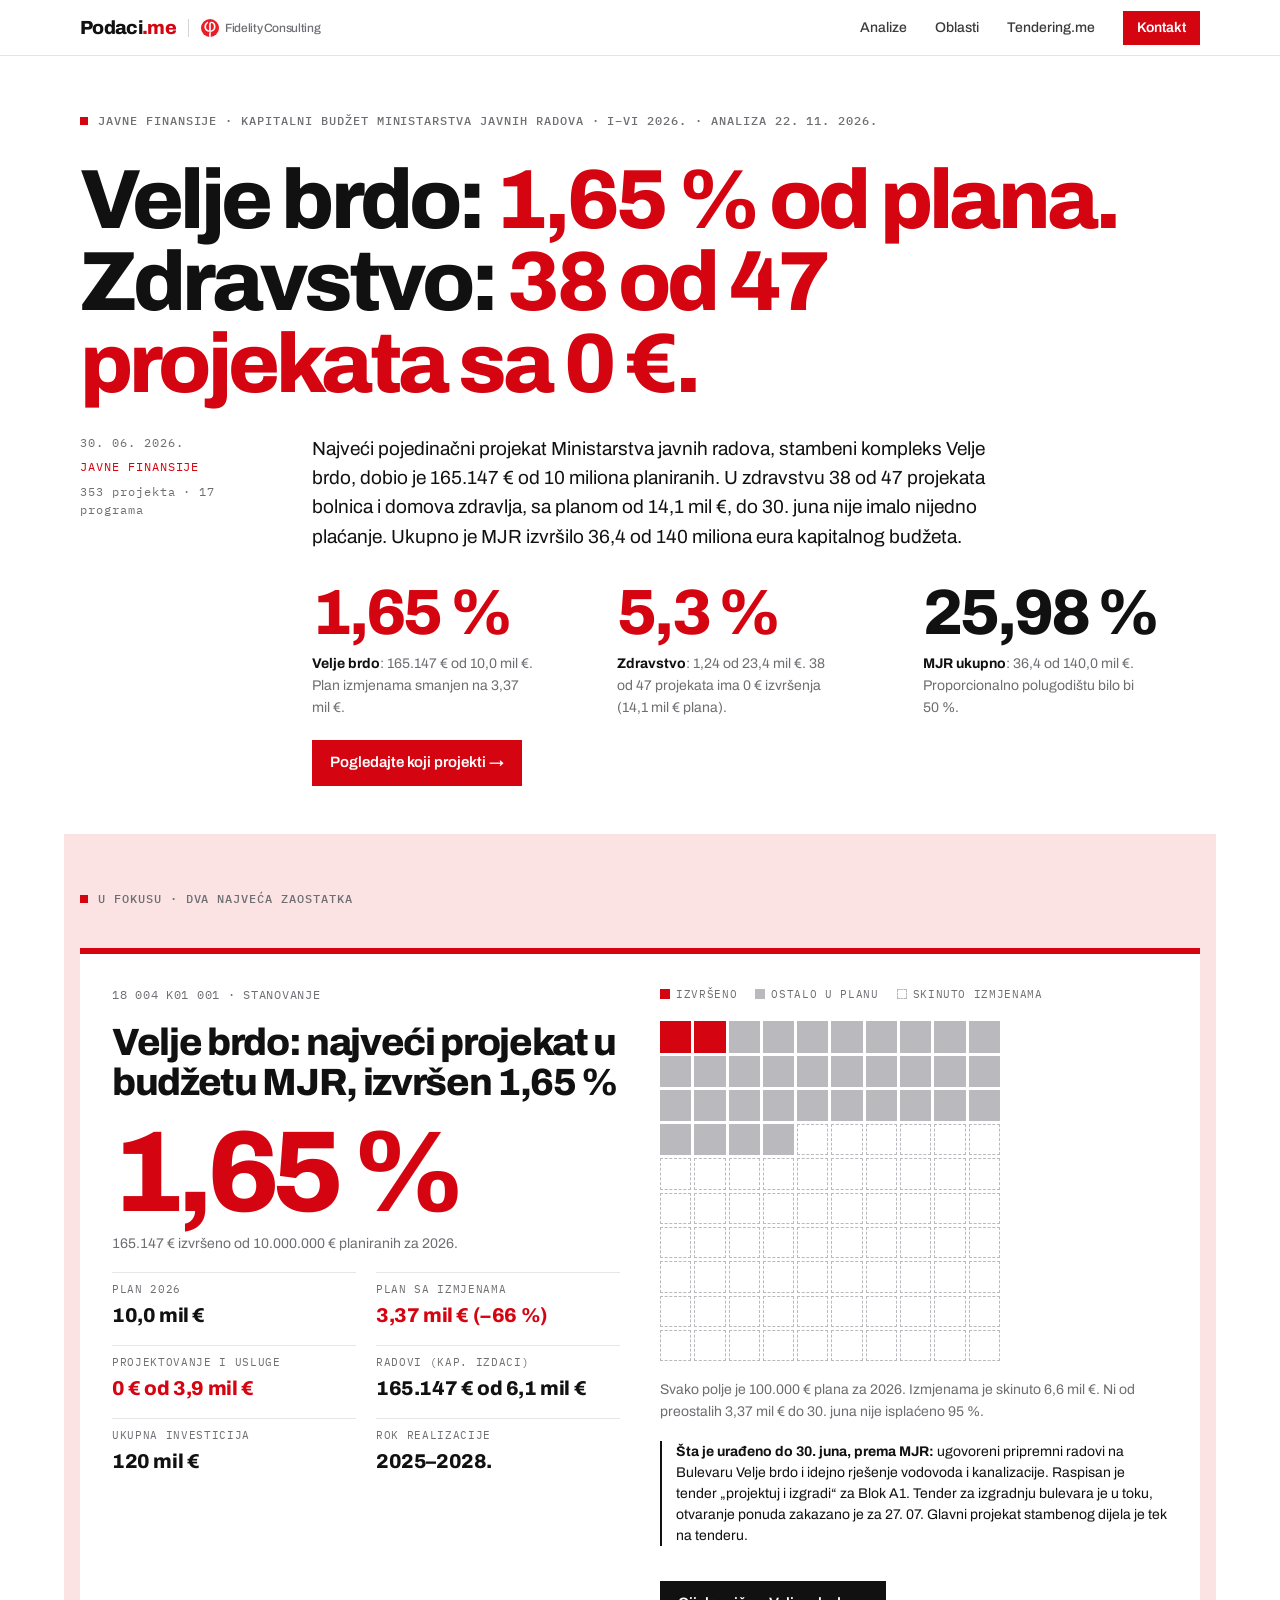
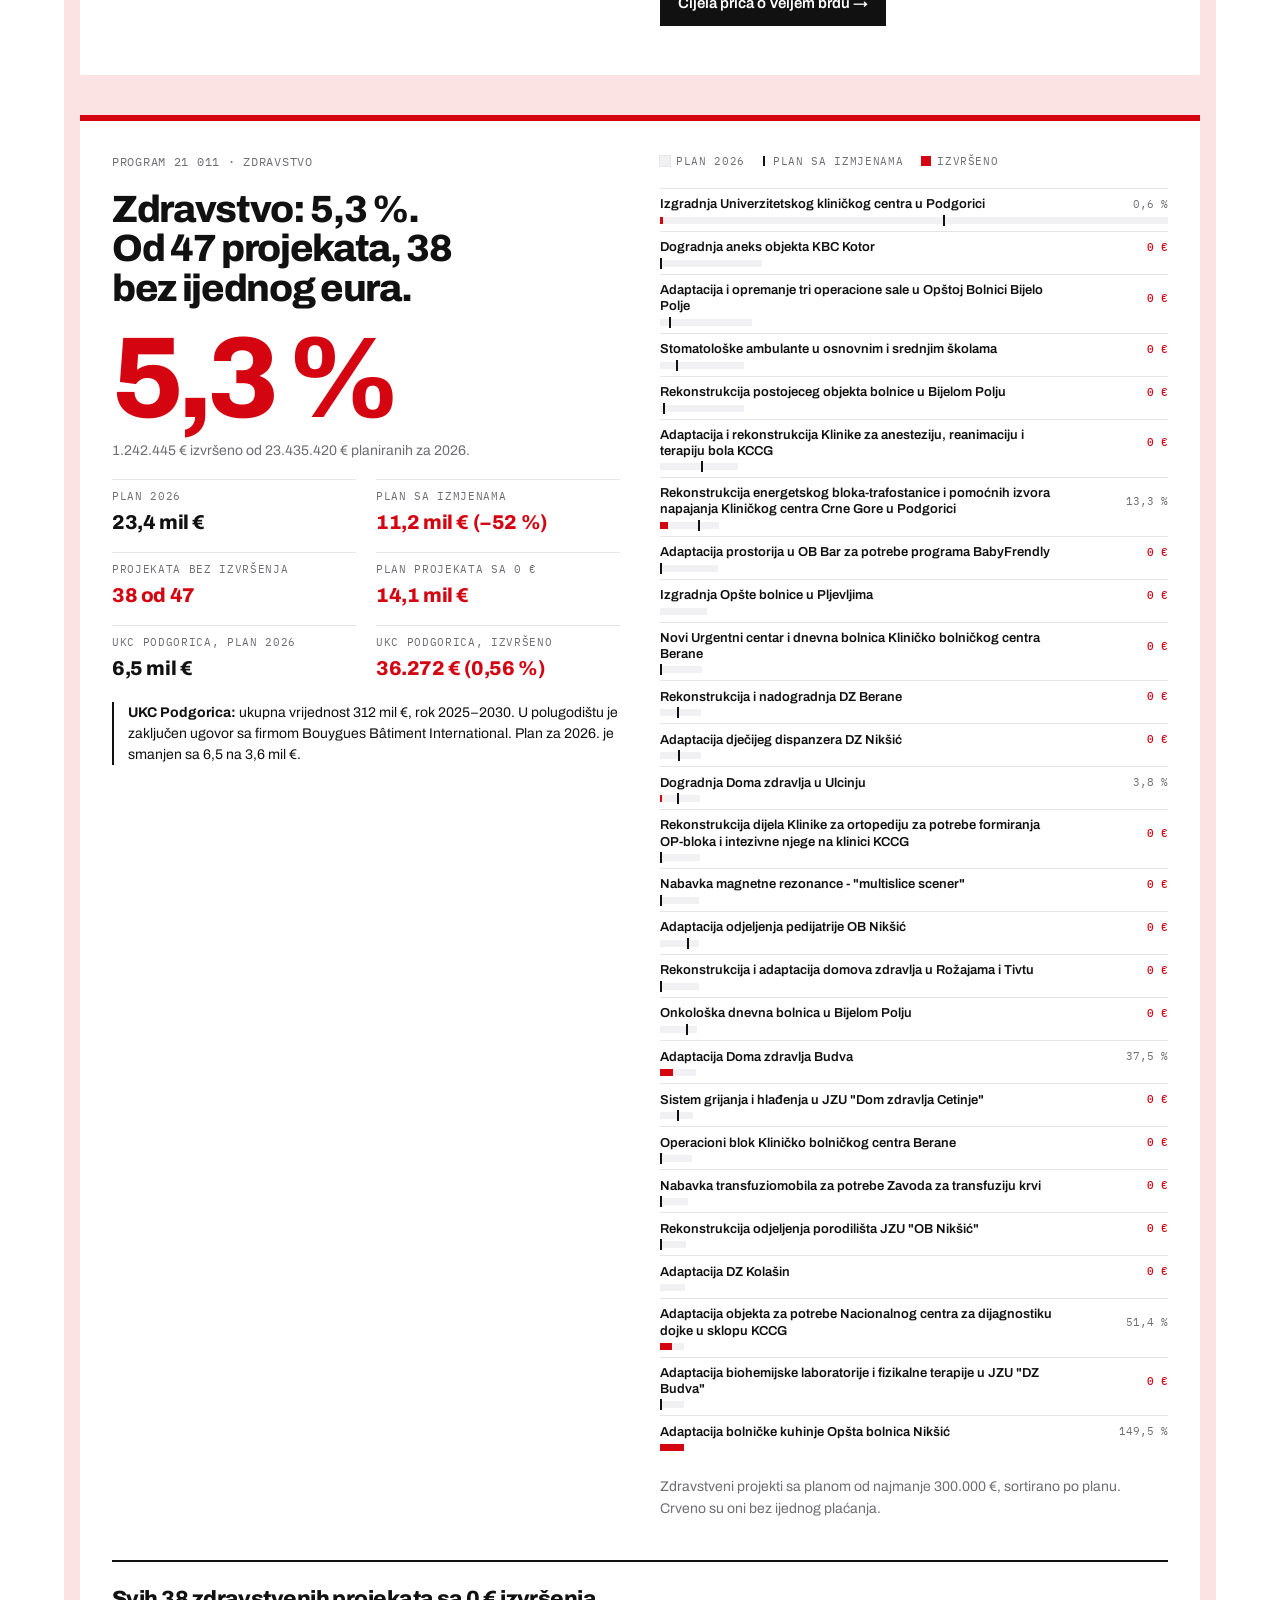
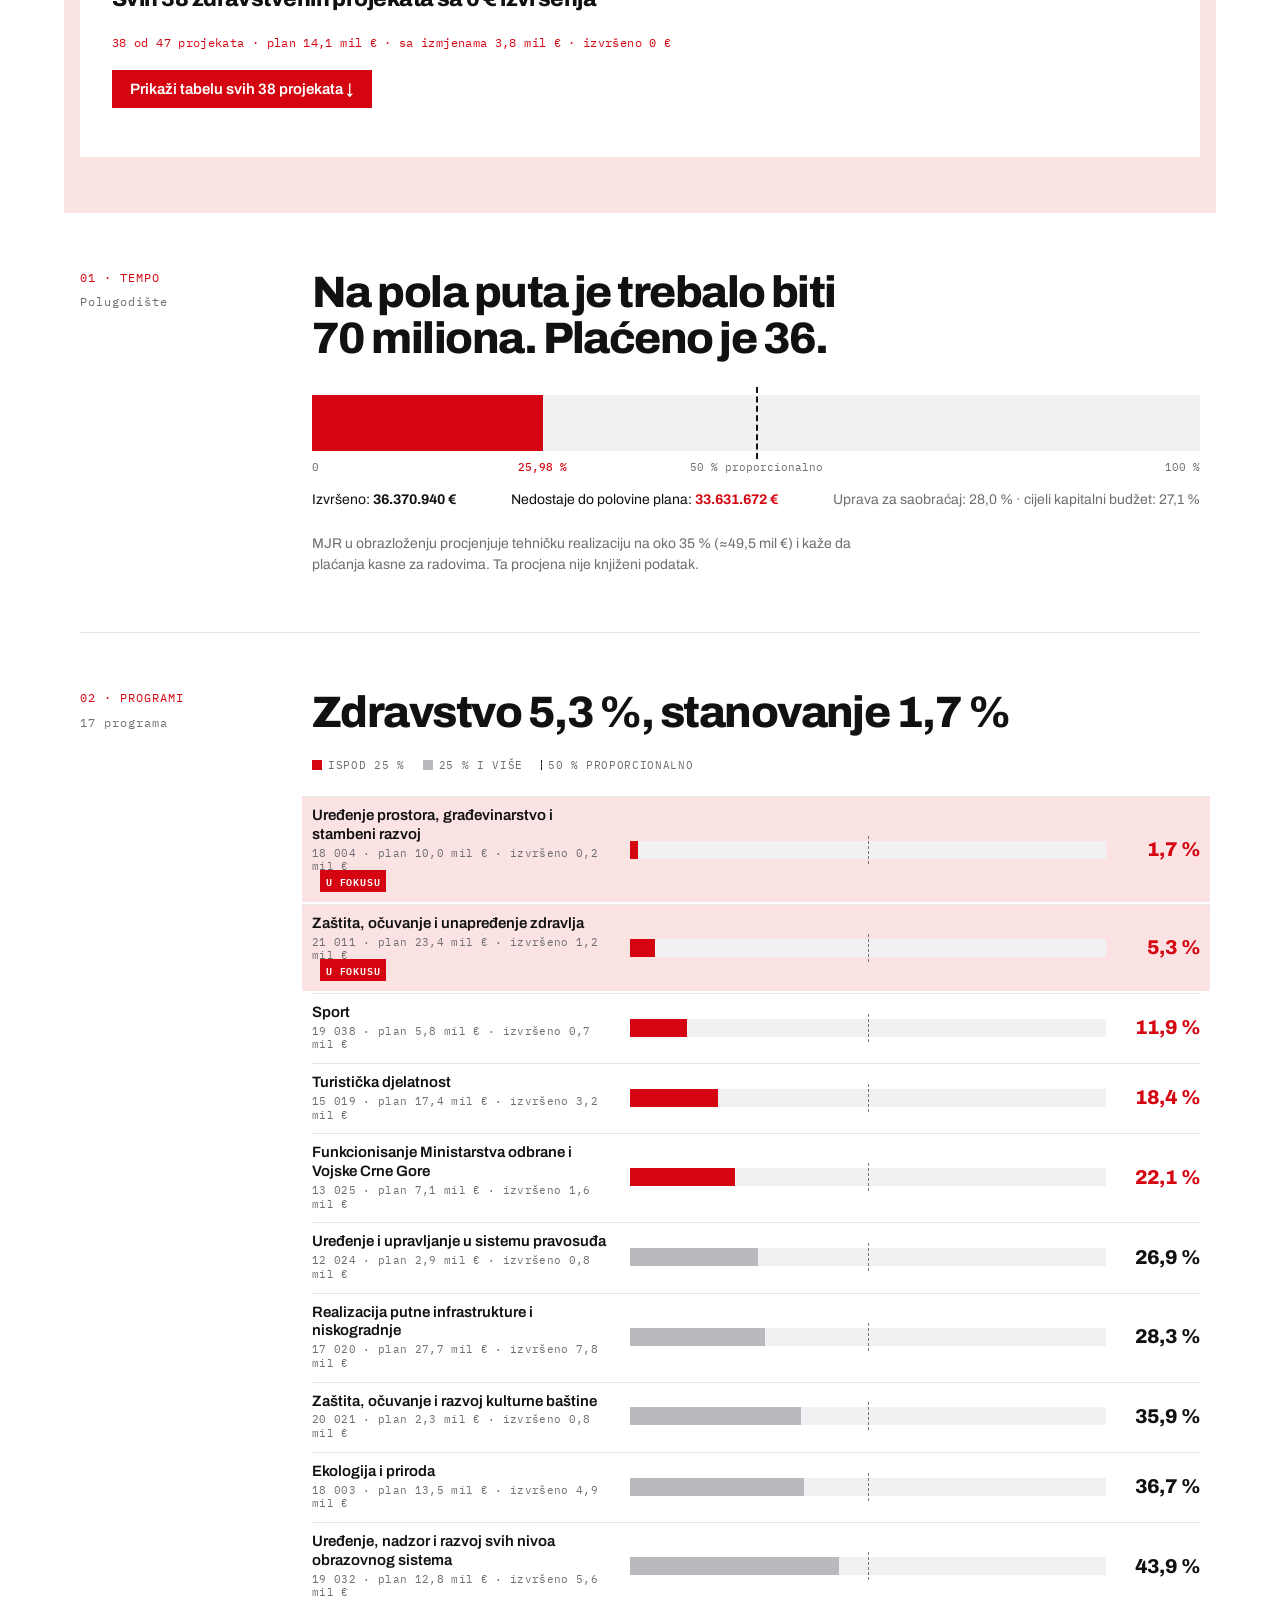
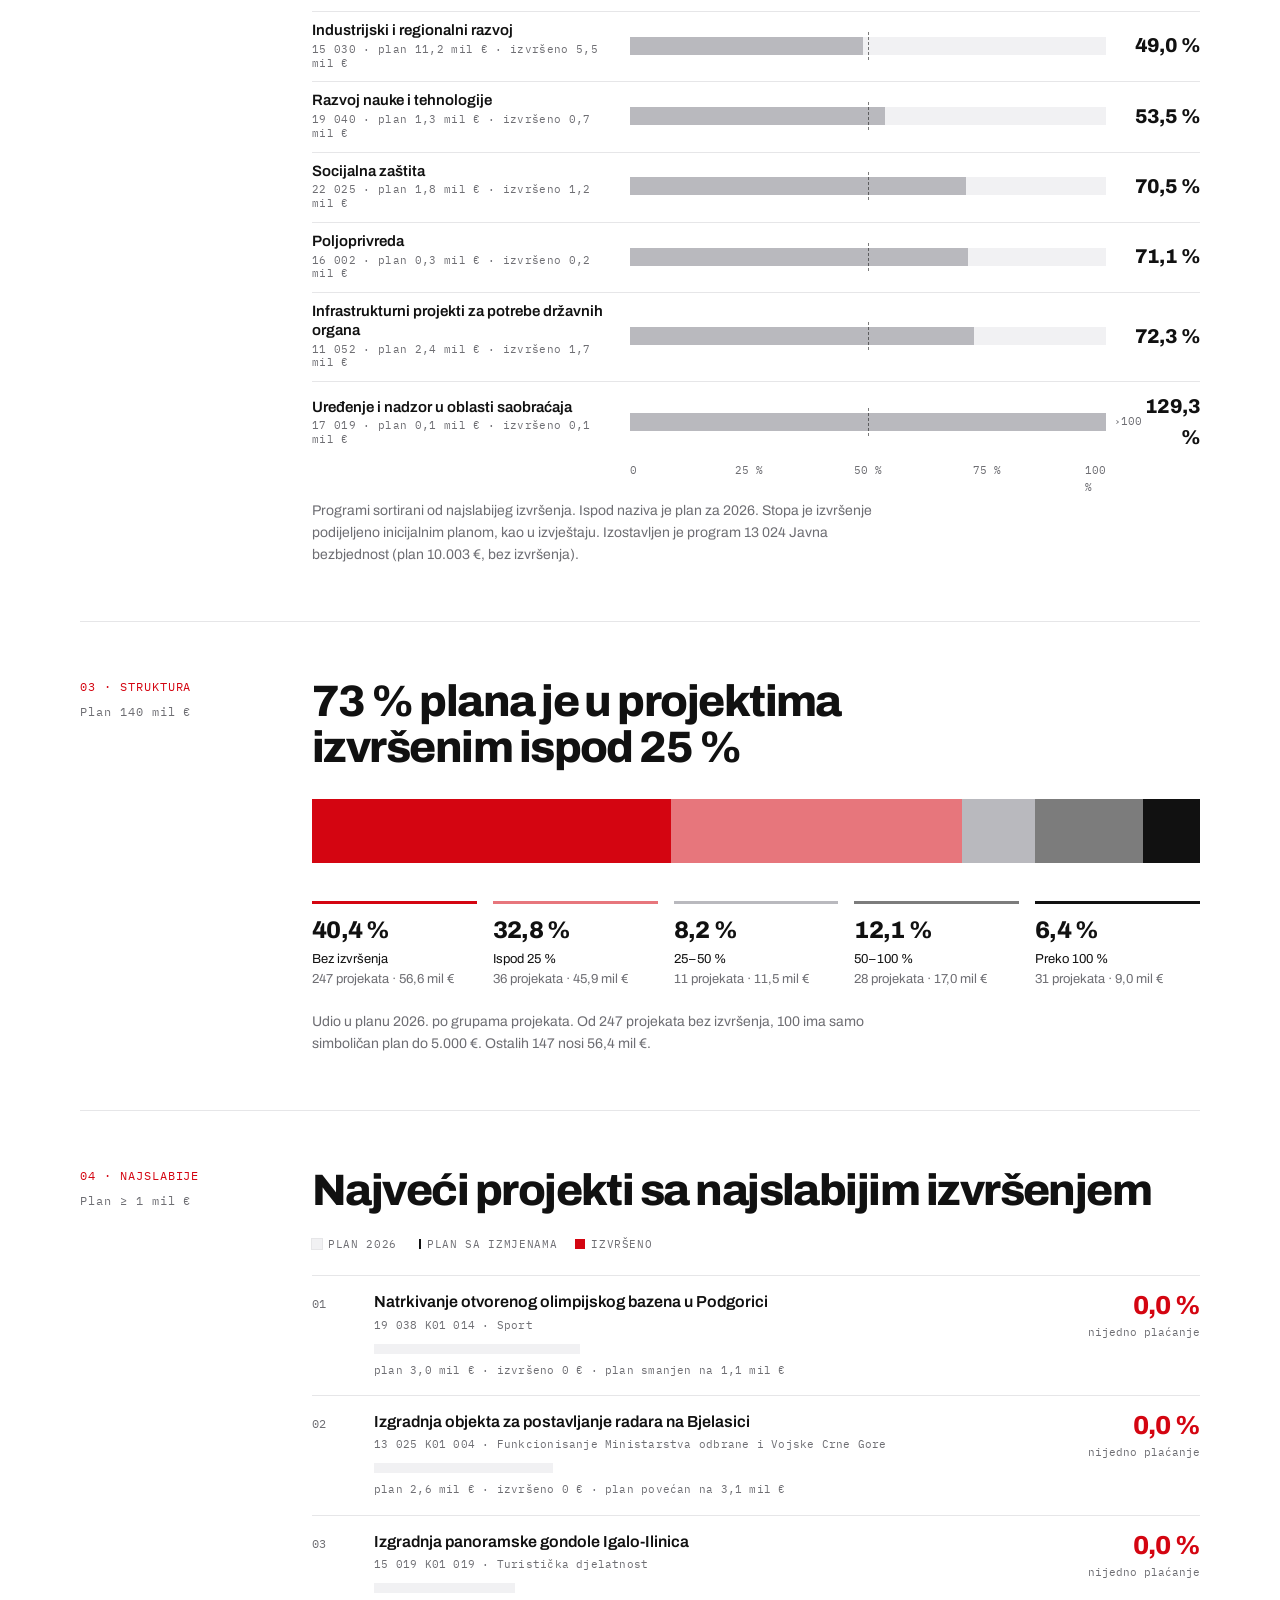
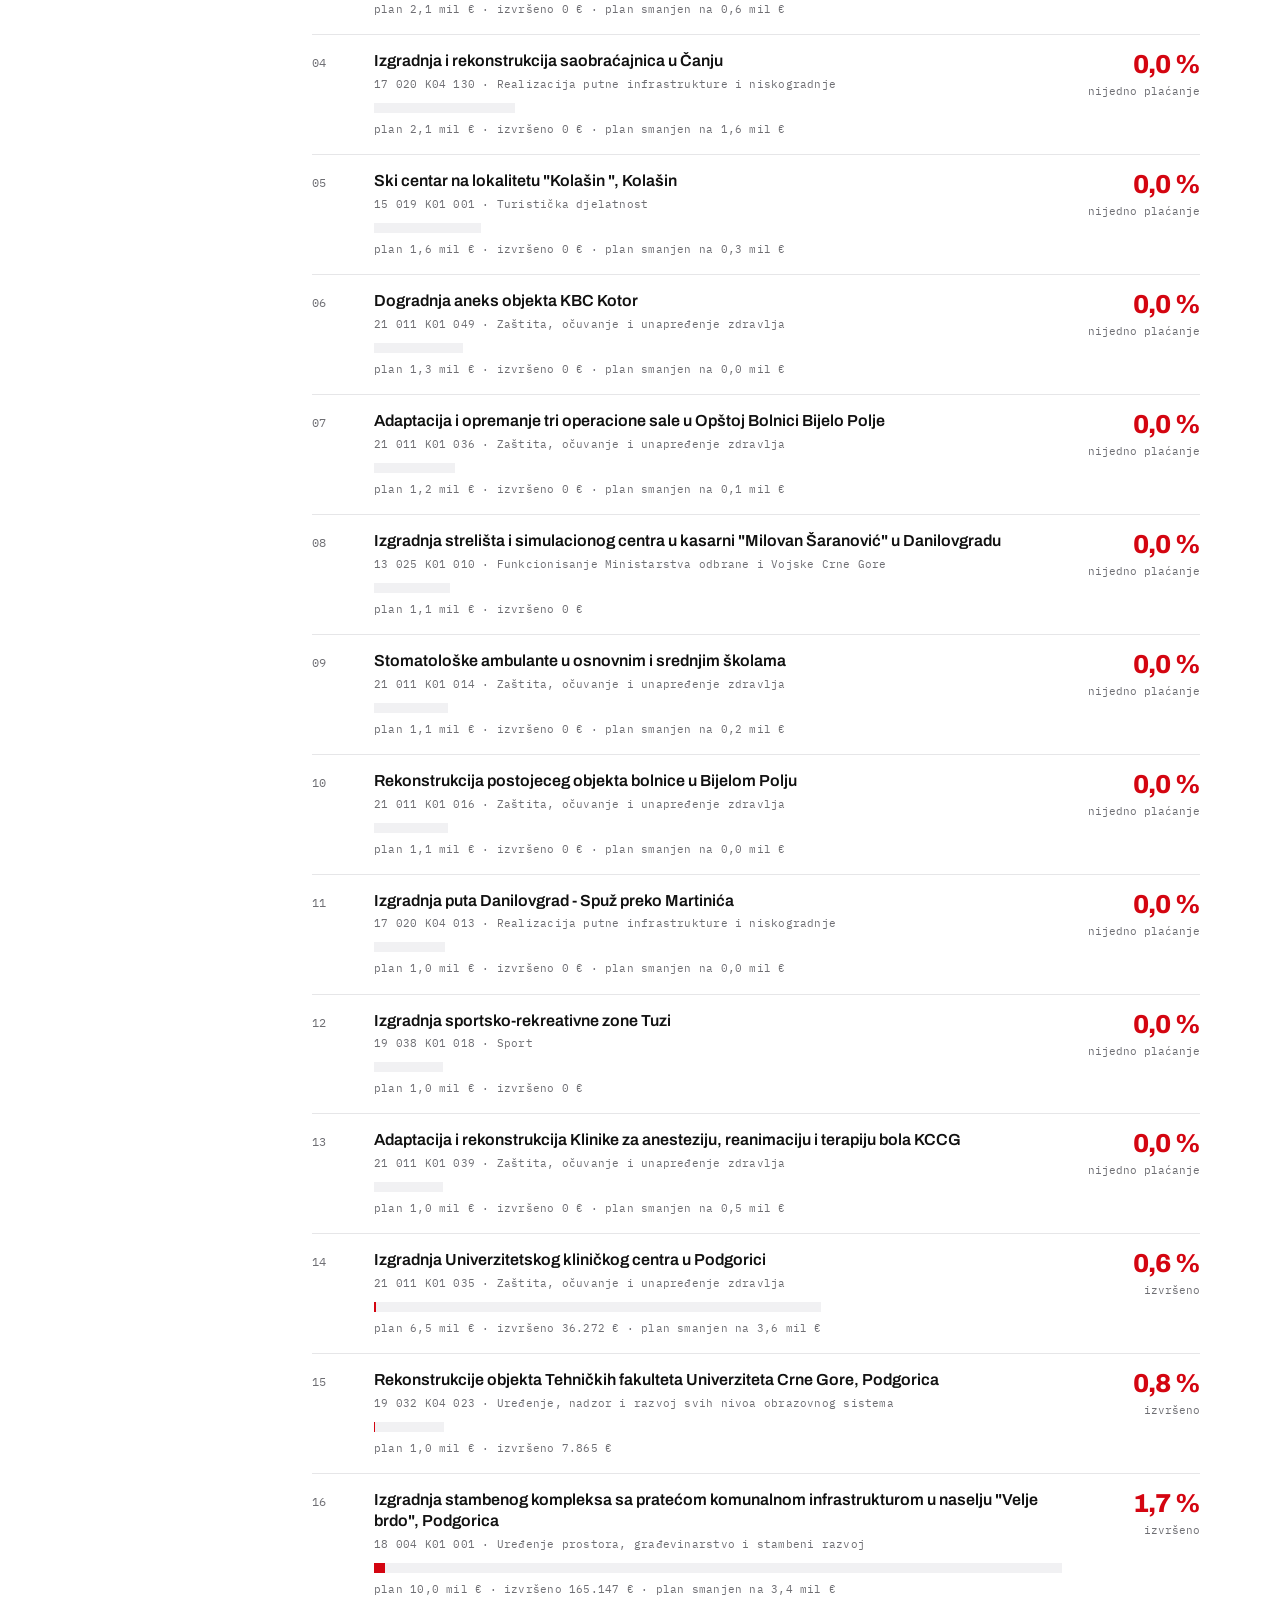
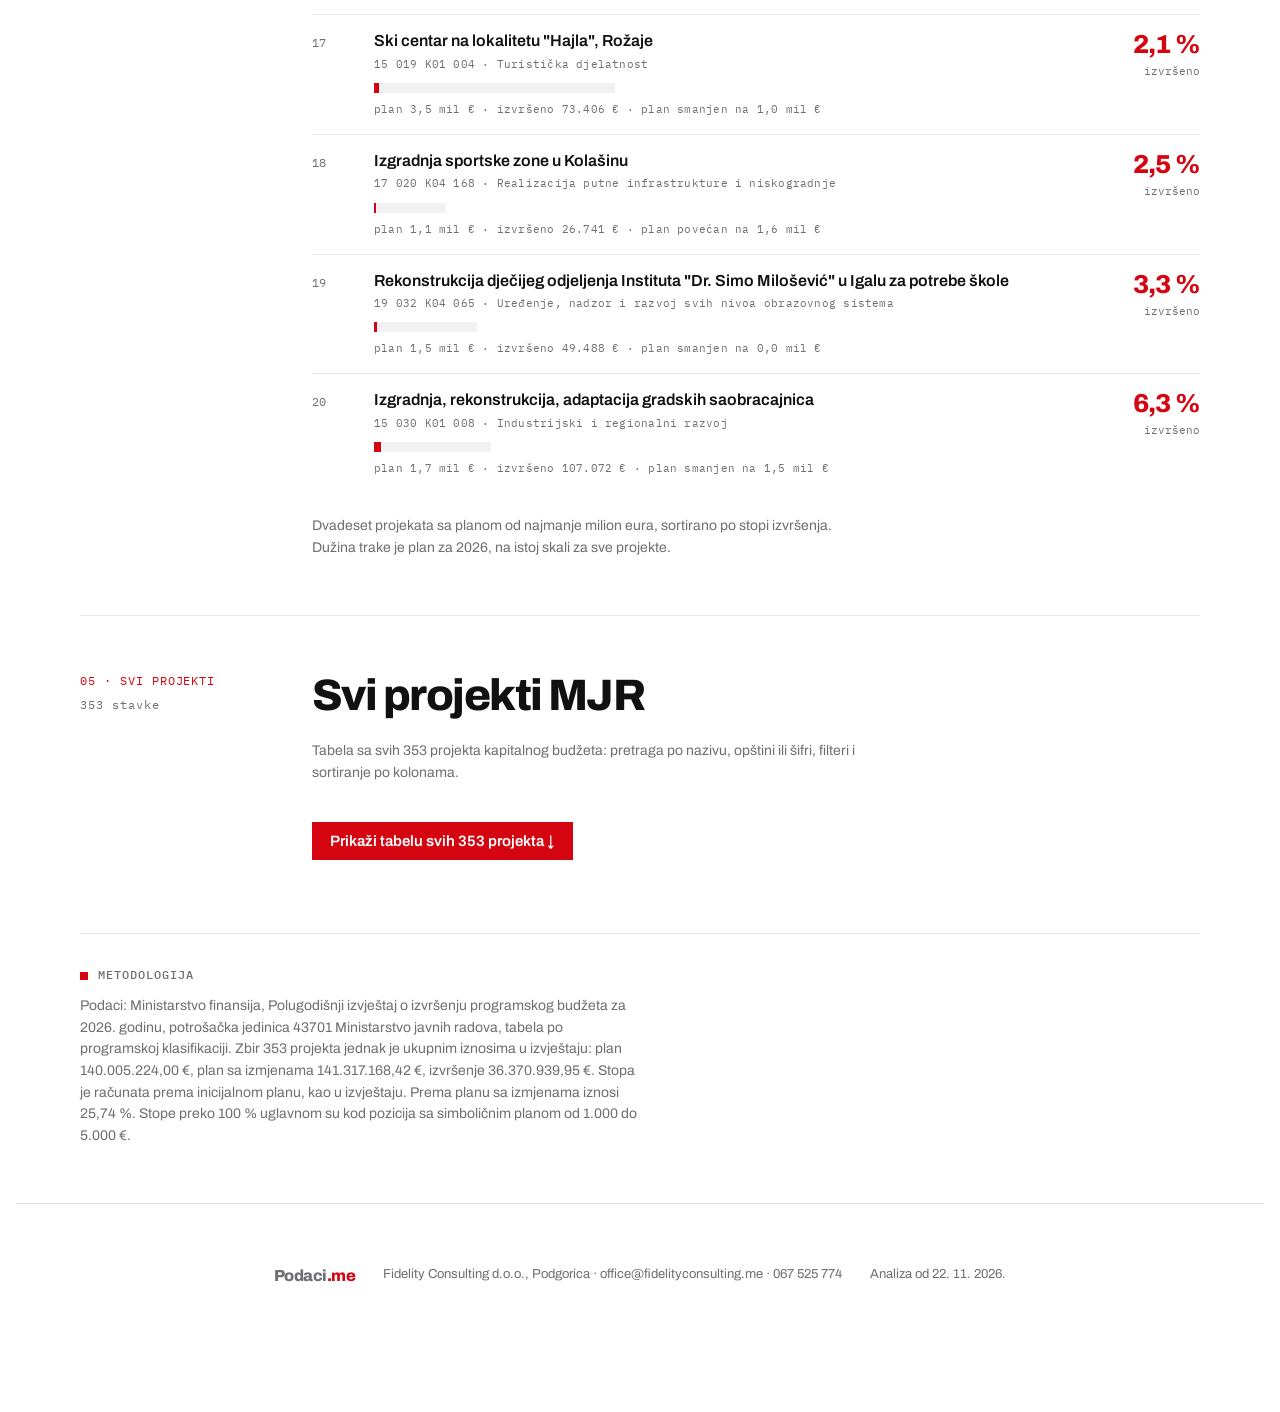
<file: analize/kapitalni-budzet-mjr-2026/index.html>
<!DOCTYPE html>
<html lang="sr-Latn-ME">
<head>
<meta charset="utf-8">
<meta name="viewport" content="width=device-width, initial-scale=1, viewport-fit=cover">
<title>Velje brdo 1,65 % od plana, zdravstvo 38 od 47 projekata sa 0 €: kapitalni budžet MJR I–VI 2026. — Podaci.me</title>
<meta name="description" content="Ministarstvo javnih radova je u prvoj polovini 2026. izvršilo 25,98 % kapitalnog budžeta (36,4 od 140 mil. €). Velje brdo je dobilo 165.147 € od 10 mil. €, a 38 od 47 zdravstvenih projekata nema nijedno plaćanje. Svih 353 projekta sa pretragom.">
<link rel="canonical" href="https://www.podaci.me/analize/kapitalni-budzet-mjr-2026/">
<meta name="theme-color" content="#ffffff">
<meta property="og:type" content="article"><meta property="og:site_name" content="Podaci.me"><meta property="og:url" content="https://www.podaci.me/analize/kapitalni-budzet-mjr-2026/">
<meta property="og:title" content="Velje brdo 1,65 % od plana, zdravstvo 38 od 47 projekata sa 0 €: kapitalni budžet MJR I–VI 2026. — Podaci.me"><meta property="og:description" content="Ministarstvo javnih radova je u prvoj polovini 2026. izvršilo 25,98 % kapitalnog budžeta (36,4 od 140 mil. €). Velje brdo je dobilo 165.147 € od 10 mil. €, a 38 od 47 zdravstvenih projekata nema nijedno plaćanje. Svih 353 projekta sa pretragom.">
<meta property="og:image" content="https://www.podaci.me/og-kapitalni-budzet-mjr-2026.png"><meta property="og:image:width" content="1200"><meta property="og:image:height" content="630">
<meta property="og:image:alt" content="Velje brdo: 1,65 % od plana. Zdravstvo: 38 od 47 projekata sa 0 €. Kapitalni budžet MJR, I–VI 2026.">
<meta property="og:locale" content="sr_ME"><meta property="article:published_time" content="2026-11-22">
<meta name="twitter:card" content="summary_large_image"><meta name="twitter:title" content="Velje brdo 1,65 % od plana, zdravstvo 38 od 47 projekata sa 0 €: kapitalni budžet MJR I–VI 2026. — Podaci.me"><meta name="twitter:description" content="Ministarstvo javnih radova je u prvoj polovini 2026. izvršilo 25,98 % kapitalnog budžeta (36,4 od 140 mil. €). Velje brdo je dobilo 165.147 € od 10 mil. €, a 38 od 47 zdravstvenih projekata nema nijedno plaćanje. Svih 353 projekta sa pretragom."><meta name="twitter:image" content="https://www.podaci.me/og-kapitalni-budzet-mjr-2026.png">
<link rel="icon" href="/favicon.svg" type="image/svg+xml">
<link rel="preconnect" href="https://fonts.googleapis.com">
<link rel="stylesheet" href="https://fonts.googleapis.com/css2?family=Archivo:wght@400;500;600;700;800&family=IBM+Plex+Mono:wght@400;500&display=swap">
<style>:root{padding-top:env(safe-area-inset-top,0px);padding-bottom:env(safe-area-inset-bottom,0px)}body{margin:0}[hidden]{display:none!important}</style>
<style>
/* Layout: uska urednička kolona (1120px), eyebrow u mono, velike Archivo brojke desno, crvena samo za ono što je loše. */
:root{
  --bg:#ffffff; --fg:#111111; --muted:#6e6e73; --faint:#b9b9be; --line:#e6e6e8; --track:#f1f1f3;
  --red:#d40511; color-scheme:light; --red-soft:#fbe3e4; --ok:#111111;
  --display:"Archivo",-apple-system,"Segoe UI",Roboto,Arial,sans-serif;
  --mono:"IBM Plex Mono",ui-monospace,Menlo,Consolas,monospace;
}
*{box-sizing:border-box}
body{background:var(--bg);color:var(--fg);font-family:var(--display);font-size:17px;line-height:1.55;
  padding-left:max(16px,env(safe-area-inset-left,0px));padding-right:max(16px,env(safe-area-inset-right,0px));padding-block:0 64px}
.wrap{max-width:1120px;margin:0 auto}
.bar-top{display:flex;justify-content:space-between;align-items:center;gap:16px;padding-block:18px;border-bottom:1px solid var(--line);font-size:14px}
.brand{font-weight:800;letter-spacing:-.02em;font-size:18px}.brand b{color:var(--red)}
.src{font-family:var(--mono);font-size:11px;color:var(--muted);letter-spacing:.08em;text-transform:uppercase}
.eyebrow{font-family:var(--mono);font-size:12px;font-weight:500;letter-spacing:.08em;text-transform:uppercase;color:var(--muted);display:flex;gap:10px;align-items:center}
.eyebrow::before{content:"";width:8px;height:8px;background:var(--red);display:inline-block}
h1,h2,h3{font-weight:800;margin:0;text-wrap:balance}
h1{font-size:clamp(40px,6.6vw,84px);line-height:.98;letter-spacing:-.045em}
h1 .r{color:var(--red)}
h2{font-size:clamp(28px,3.6vw,44px);line-height:1.05;letter-spacing:-.035em}
.lede{max-width:62ch;color:var(--fg);font-size:19px;margin:0}
.muted{color:var(--muted)}
section{padding-block:56px;border-bottom:1px solid var(--line)}
.hero{padding-block:56px 48px;display:grid;gap:28px}
.split{display:grid;grid-template-columns:200px minmax(0,1fr);gap:32px}
.split>.meta{display:grid;align-content:start;gap:6px}
.split>.meta .date{font-family:var(--mono);font-size:12px;letter-spacing:.08em;color:var(--muted)}
.split>.meta .tag{font-family:var(--mono);font-size:12px;letter-spacing:.08em;color:var(--red);text-transform:uppercase}
.body{display:grid;gap:22px;min-width:0}
.stats{display:grid;grid-template-columns:repeat(3,minmax(0,1fr));gap:28px;margin-top:8px}
.stat .n{font-size:clamp(40px,5vw,64px);font-weight:800;letter-spacing:-.045em;line-height:1;font-variant-numeric:tabular-nums}
.stat .n.r{color:var(--red)}
.stat .l{font-size:14px;color:var(--muted);margin-top:8px;max-width:28ch}
/* meter */
.meter{position:relative;height:56px;background:var(--track);margin-top:12px}
.meter .fill{position:absolute;inset:0 auto 0 0;background:var(--red)}
.meter .mark{position:absolute;top:-8px;bottom:-8px;width:0;border-left:2px dashed var(--fg)}
.meter-scale{display:flex;justify-content:space-between;font-family:var(--mono);font-size:11px;color:var(--muted);margin-top:8px;position:relative;height:16px}
.meter-scale span{position:absolute;transform:translateX(-50%);white-space:nowrap}
.meter-scale span:first-child{transform:none}.meter-scale span:last-child{transform:translateX(-100%)}
.meter-labels{display:flex;justify-content:space-between;gap:16px;flex-wrap:wrap;font-size:14px;margin-top:14px}
.meter-labels b{font-variant-numeric:tabular-nums}
/* program bars */
.legend{display:flex;gap:18px;flex-wrap:wrap;font-family:var(--mono);font-size:11px;letter-spacing:.06em;text-transform:uppercase;color:var(--muted)}
.legend i{display:inline-block;width:10px;height:10px;margin-right:6px;vertical-align:-1px}
.rows{display:grid;gap:2px}
.row{display:grid;grid-template-columns:minmax(0,300px) minmax(0,1fr) 76px;gap:18px;align-items:center;padding-block:9px;border-top:1px solid var(--line)}
.row .nm{font-size:15px;font-weight:600;line-height:1.25}
.row .nm small{display:block;font-family:var(--mono);font-weight:400;font-size:11px;color:var(--muted);letter-spacing:.03em;margin-top:3px}
.track{position:relative;height:18px;background:var(--track)}
.track .f{position:absolute;inset:0 auto 0 0;background:var(--faint)}
.row.weak .f{background:var(--red)}
.row.weak .pct{color:var(--red)}
.track .half{position:absolute;top:-5px;bottom:-5px;left:50%;border-left:1px dashed var(--fg);opacity:.55}
.track .over{position:absolute;right:-2px;top:50%;transform:translate(100%,-50%);font-family:var(--mono);font-size:11px;color:var(--muted);padding-left:6px}
.pct{font-weight:800;font-size:20px;letter-spacing:-.03em;text-align:right;font-variant-numeric:tabular-nums}
.axis{display:grid;grid-template-columns:minmax(0,300px) minmax(0,1fr) 76px;gap:18px;font-family:var(--mono);font-size:11px;color:var(--muted)}
.axis div:nth-child(2){position:relative;height:16px}
.axis span{position:absolute;transform:translateX(-50%)}
/* composition */
.stack{display:flex;height:64px;width:100%;margin-top:6px}
.stack div{position:relative;min-width:2px}
.stack-key{display:grid;grid-template-columns:repeat(5,minmax(0,1fr));gap:16px;margin-top:16px}
.stack-key .k{border-top:3px solid;padding-top:8px;font-size:13px}
.stack-key .k b{display:block;font-size:24px;font-weight:800;letter-spacing:-.03em;font-variant-numeric:tabular-nums}
/* worst projects */
.worst{display:grid;gap:0}
.w{display:grid;grid-template-columns:44px minmax(0,1fr) 120px;gap:18px;padding-block:16px;border-top:1px solid var(--line);align-items:start}
.w .rk{font-family:var(--mono);font-size:12px;color:var(--muted);padding-top:3px}
.w .t{font-weight:600;font-size:16px;line-height:1.3}
.w .p{font-family:var(--mono);font-size:11px;color:var(--muted);margin-top:4px;letter-spacing:.02em}
.w .bars{margin-top:10px;display:grid;gap:4px}
.w .plan{height:10px;background:var(--track);position:relative}
.w .plan .izm{position:absolute;inset:0 auto 0 0;border:1px solid var(--faint);border-left:0;border-right:2px solid var(--fg)}
.w .plan .ex{position:absolute;inset:0 auto 0 0;background:var(--red)}
.w .v{text-align:right}
.w .v .n{font-size:26px;font-weight:800;letter-spacing:-.03em;color:var(--red);font-variant-numeric:tabular-nums;line-height:1}
.w .v .s{font-family:var(--mono);font-size:11px;color:var(--muted);margin-top:6px}
.note{font-size:14px;color:var(--muted);max-width:70ch;margin:0}
/* table */
.tools{display:flex;gap:12px;flex-wrap:wrap;align-items:center}
.tools input[type=search]{flex:1 1 260px;min-width:0;font:inherit;font-size:15px;padding:10px 12px;border:1px solid var(--fg);background:var(--bg);color:var(--fg);border-radius:0}
.chip{font-family:var(--mono);font-size:12px;letter-spacing:.04em;padding:9px 12px;border:1px solid var(--line);background:var(--bg);color:var(--fg);cursor:pointer;border-radius:0}
.chip[aria-pressed="true"]{background:var(--fg);color:var(--bg);border-color:var(--fg)}
.chip:focus-visible,input:focus-visible,th button:focus-visible{outline:2px solid var(--red);outline-offset:2px}
.tbl{overflow-x:auto;border-top:2px solid var(--fg);max-height:640px;overflow-y:auto}
table{border-collapse:collapse;width:100%;min-width:760px;font-size:14px}
th{position:sticky;top:0;background:var(--bg);text-align:left;font-family:var(--mono);font-weight:500;font-size:11px;letter-spacing:.06em;text-transform:uppercase;color:var(--muted);border-bottom:1px solid var(--line);padding:0}
th button{all:unset;cursor:pointer;display:block;padding:10px 8px}
th.num,td.num{text-align:right}
td{padding:9px 8px;border-bottom:1px solid var(--line);vertical-align:top;font-variant-numeric:tabular-nums}
td.code{font-family:var(--mono);font-size:11px;color:var(--muted);white-space:nowrap}
td.num{white-space:nowrap}
tr.z td.pc{color:var(--red);font-weight:700}
tr.lo td.pc{color:var(--red)}
.mini{display:inline-block;width:56px;height:6px;background:var(--track);vertical-align:middle;margin-left:8px;position:relative}
.mini i{position:absolute;inset:0 auto 0 0;background:var(--faint)}
tr.lo .mini i,tr.z .mini i{background:var(--red)}
.count{font-family:var(--mono);font-size:12px;color:var(--muted)}
footer{padding-block:32px;display:grid;gap:10px}
/* fokus */
.focus{background:var(--red-soft);margin-inline:calc(-1 * max(16px,env(safe-area-inset-left,0px)));padding-inline:max(16px,env(safe-area-inset-left,0px));border-bottom:0}
.focus-inner{max-width:1120px;margin:0 auto;display:grid;gap:40px}
.case{display:grid;grid-template-columns:minmax(0,1fr) minmax(0,1fr);gap:40px;background:var(--bg);padding:32px;border-top:6px solid var(--red)}
.case h3{font-size:clamp(26px,3vw,38px);letter-spacing:-.035em;line-height:1.05}
.case .big{font-size:clamp(64px,9vw,120px);font-weight:800;letter-spacing:-.06em;line-height:.9;color:var(--red);font-variant-numeric:tabular-nums}
.case .big small{display:block;font-size:14px;letter-spacing:0;font-weight:400;color:var(--muted);margin-top:10px;line-height:1.4}
.case .col{display:grid;gap:18px;align-content:start;min-width:0}
.facts{display:grid;grid-template-columns:repeat(2,minmax(0,1fr));gap:14px 20px;margin:0}
.facts div{border-top:1px solid var(--line);padding-top:8px}
.facts dt{font-family:var(--mono);font-size:11px;letter-spacing:.06em;text-transform:uppercase;color:var(--muted)}
.facts dd{margin:2px 0 0;font-size:20px;font-weight:800;letter-spacing:-.02em;font-variant-numeric:tabular-nums}
.facts dd.r{color:var(--red)}
.status{font-size:14px;line-height:1.5;margin:0;padding-left:14px;border-left:2px solid var(--fg)}
.waffle{display:grid;grid-template-columns:repeat(10,minmax(0,1fr));gap:3px;max-width:340px}
.waffle i{aspect-ratio:1;max-width:100%;background:var(--track);display:block}
.waffle i.kept{background:var(--faint)}
.waffle i.cut{background:transparent;outline:1px dashed var(--faint);outline-offset:-1px}
.waffle i.done{background:var(--red)}
.hrows{display:grid;gap:0}
.hr{display:grid;grid-template-columns:minmax(0,1fr) 92px;gap:4px 14px;padding-block:7px;border-top:1px solid var(--line);align-items:center}
.hr .hn{font-size:13px;font-weight:600;line-height:1.25}
.hr .hv{font-family:var(--mono);font-size:11px;text-align:right;color:var(--muted);white-space:nowrap}
.hr .hv.r{color:var(--red);font-weight:500}
.hr .hb{grid-column:1/-1;height:7px;background:var(--track);position:relative}
.hr .hb i{position:absolute;inset:0 auto 0 0;background:var(--red)}
.hr .hb b{position:absolute;top:-2px;bottom:-2px;width:0;border-left:2px solid var(--fg)}
.hlist{grid-column:1/-1;border-top:2px solid var(--fg);padding-top:20px;min-width:0}
.hlist h4{font-size:22px;font-weight:800;letter-spacing:-.025em;margin:0 0 10px;text-wrap:balance}
.hl-head{display:flex;justify-content:space-between;align-items:baseline;gap:8px 20px;flex-wrap:wrap}
.hl-sum{font-family:var(--mono);font-size:12px;color:var(--red);letter-spacing:.03em}
.tbl2{overflow-x:auto}
.ht{min-width:680px;font-size:14px}
.ht th{position:static;padding:8px 8px}
.ht td{padding:8px}
.ht td.n{font-family:var(--mono);font-size:11px;color:var(--muted)}
.ht td.pn{font-weight:600}
.ht td.ins{color:var(--muted);font-size:13px}
.ht tbody tr.zero td.ex{color:var(--red);font-weight:800}
.ht tbody tr.zero td.pn{color:var(--fg)}
.ht tbody tr.zero{box-shadow:inset 3px 0 0 var(--red)}
.ht td.cut{color:var(--red)}
.subhead{font-size:clamp(24px,3.4vw,40px);font-weight:800;letter-spacing:-.035em;line-height:1.05;margin:-8px 0 0;text-wrap:balance}
.subhead .r{color:var(--red)}
.ht tbody tr.sym td{color:var(--muted)}
.ht tbody tr.sym td.pn{font-weight:500}
.symtag{font-family:var(--mono);font-size:10px;letter-spacing:.05em;text-transform:uppercase;border:1px solid var(--line);padding:1px 5px;margin-left:6px;white-space:nowrap;color:var(--muted)}
.cta{display:inline-block;background:var(--red);color:#fff;font-weight:600;font-size:15px;padding:11px 18px;text-decoration:none}
.tbtn{border:0;cursor:pointer;font-family:inherit}
.cta:focus-visible{outline:2px solid var(--fg);outline-offset:2px}
.stat .l b{color:var(--fg);font-weight:700}
.row.hl{background:var(--red-soft);padding-inline:10px;margin-inline:-10px}
.row.hl .nm::after{content:"u fokusu";font-family:var(--mono);font-size:10px;letter-spacing:.08em;text-transform:uppercase;color:var(--bg);background:var(--red);padding:2px 6px;margin-left:8px;vertical-align:2px}
@media (max-width:820px){
  .case{grid-template-columns:1fr;padding:22px 18px;gap:26px}
}
@media (max-width:820px){
  .split{grid-template-columns:1fr;gap:14px}
  .split>.meta{grid-auto-flow:column;justify-content:start;gap:16px}
  .stats{grid-template-columns:1fr;gap:20px}
  .row,.axis{grid-template-columns:minmax(0,1fr) 64px;gap:8px 12px}
  .row .nm{grid-column:1/-1}
  .axis div:first-child{display:none}
  .stack-key{grid-template-columns:repeat(2,minmax(0,1fr))}
  .w{grid-template-columns:minmax(0,1fr) 96px;gap:10px}
  .w .rk{display:none}
}
@media (prefers-reduced-motion:no-preference){.f,.fill,.ex{transition:width .6s ease}}

/* zaglavlje i podnožje sajta (kao na ostalim analizama) */
:root{--hair:#e3e3e8;--hair-2:#d2d2d7;--ink-2:#3a3a3c;--accent:#d40511}
.gh{position:relative;z-index:60;height:56px;background:#fff;border-bottom:1px solid var(--hair);margin-inline:calc(-1 * max(16px,env(safe-area-inset-left,0px)))}
.gh .wrap{height:100%;display:flex;align-items:center;justify-content:space-between;gap:24px;max-width:1152px;padding-inline:16px}
.brand{display:inline-flex;align-items:center;gap:12px;color:var(--fg);text-decoration:none;min-width:0}
.brand .logo{font-size:19px;font-weight:800;letter-spacing:-.035em}
.brand .logo span{color:var(--accent)}
.brand .by{display:inline-flex;align-items:center;gap:6px;font-size:12px;font-weight:500;color:var(--muted);padding-left:12px;border-left:1px solid var(--hair-2);line-height:1;white-space:nowrap}
.brand .by img{width:18px;height:18px}
.gh nav ul{display:flex;align-items:center;gap:28px;list-style:none;margin:0;padding:0}
.gh nav a{font-size:14px;font-weight:500;color:var(--ink-2);text-decoration:none}
.gh nav a:hover{color:var(--fg)}
.gh nav a.cta{display:inline-flex;align-items:center;min-height:34px;padding:0 14px;background:var(--accent);color:#fff;font-weight:600}
@media (max-width:880px){.gh nav li:not(:last-child){display:none}}
@media (max-width:440px){.brand .by{display:none}}
.gf{border-top:1px solid var(--hair);font-size:13px;color:var(--muted);margin-top:24px}
.gf .wrap{display:flex;flex-wrap:wrap;gap:10px 28px;justify-content:space-between;padding-block:28px}
.gf a{color:var(--muted);text-decoration:none}
.gf a:hover{color:var(--fg)}
.skip{position:absolute;left:16px;top:-80px}
.skip:focus{top:8px;z-index:100;background:#fff;padding:8px 12px}
</style>
</head>
<body>
<a class="skip" href="#top">Preskoči na sadržaj</a>
<header class="gh"><div class="wrap">
  <a class="brand" href="/" aria-label="Podaci.me by Fidelity Consulting"><span class="logo">Podaci<span>.me</span></span><span class="by"><img src="/fidelity-logo.svg" alt="" width="18" height="18"><span>Fidelity Consulting</span></span></a>
  <nav aria-label="Glavna navigacija"><ul>
    <li><a href="/#analize">Analize</a></li>
    <li><a href="/#oblasti">Oblasti</a></li>
    <li><a href="https://www.tendering.me/" target="_blank" rel="noopener">Tendering.me</a></li>
    <li><a class="cta" href="/#kontakt">Kontakt</a></li>
  </ul></nav>
</div></header>
<main>
<div class="wrap">

  <header class="hero">
    <div class="eyebrow">Javne finansije · Kapitalni budžet Ministarstva javnih radova · I–VI 2026. · Analiza 22.&nbsp;11.&nbsp;2026.</div>
    <h1 id="top">Velje brdo: <span class="r">1,65 % od plana.</span><br>Zdravstvo: <span class="r">38 od 47 projekata sa 0 €.</span></h1>
    <div class="split">
      <div class="meta"><span class="date">30. 06. 2026.</span><span class="tag">Javne finansije</span><span class="date">353 projekta · 17 programa</span></div>
      <div class="body">
        <p class="lede">Najveći pojedinačni projekat Ministarstva javnih radova, stambeni kompleks Velje brdo, dobio je 165.147 € od 10 miliona planiranih. U zdravstvu 38 od 47 projekata bolnica i domova zdravlja, sa planom od 14,1 mil €, do 30. juna nije imalo nijedno plaćanje. Ukupno je MJR izvršilo 36,4 od 140 miliona eura kapitalnog budžeta.</p>
        <div class="stats">
          <div class="stat"><div class="n r">1,65 %</div><div class="l"><b>Velje brdo</b>: 165.147 € od 10,0 mil €. Plan izmjenama smanjen na 3,37 mil €.</div></div>
          <div class="stat"><div class="n r">5,3 %</div><div class="l"><b>Zdravstvo</b>: 1,24 od 23,4 mil €. 38 od 47 projekata ima 0 € izvršenja (14,1 mil € plana).</div></div>
          <div class="stat"><div class="n">25,98 %</div><div class="l"><b>MJR ukupno</b>: 36,4 od 140,0 mil €. Proporcionalno polugodištu bilo bi 50 %.</div></div>
        </div>
        <div><a class="cta" href="#fokus">Pogledajte koji projekti →</a></div>
      </div>
    </div>
  </header>

  <section class="focus" id="fokus">
    <div class="focus-inner">
      <div class="eyebrow">U fokusu · dva najveća zaostatka</div>

      <article class="case" aria-labelledby="vb">
        <div class="col">
          <div class="p" style="font-family:var(--mono);font-size:12px;color:var(--muted);letter-spacing:.06em">18 004 K01 001 · STANOVANJE</div>
          <h3 id="vb">Velje brdo: najveći projekat u budžetu MJR, izvršen 1,65 %</h3>
          <div class="big">1,65 %<small>165.147 € izvršeno od 10.000.000 € planiranih za 2026.</small></div>
          <dl class="facts">
            <div><dt>Plan 2026</dt><dd>10,0 mil €</dd></div>
            <div><dt>Plan sa izmjenama</dt><dd class="r">3,37 mil € (−66 %)</dd></div>
            <div><dt>Projektovanje i usluge</dt><dd class="r">0 € od 3,9 mil €</dd></div>
            <div><dt>Radovi (kap. izdaci)</dt><dd>165.147 € od 6,1 mil €</dd></div>
            <div><dt>Ukupna investicija</dt><dd>120 mil €</dd></div>
            <div><dt>Rok realizacije</dt><dd>2025–2028.</dd></div>
          </dl>
        </div>
        <div class="col">
          <div class="legend"><span><i style="background:var(--red)"></i>izvršeno</span><span><i style="background:var(--faint)"></i>ostalo u planu</span><span><i style="outline:1px dashed var(--faint);outline-offset:-1px"></i>skinuto izmjenama</span></div>
          <div class="waffle" id="waffle" role="img" aria-label="Plan 10 miliona eura u 100 polja: 1,65 polja izvršeno, 32 polja ostalo u planu sa izmjenama, 66 polja skinuto izmjenama"></div>
          <p class="note">Svako polje je 100.000 € plana za 2026. Izmjenama je skinuto 6,6 mil €. Ni od preostalih 3,37 mil € do 30. juna nije isplaćeno 95 %.</p>
          <p class="status"><b>Šta je urađeno do 30. juna, prema MJR:</b> ugovoreni pripremni radovi na Bulevaru Velje brdo i idejno rješenje vodovoda i kanalizacije. Raspisan je tender „projektuj i izgradi“ za Blok A1. Tender za izgradnju bulevara je u toku, otvaranje ponuda zakazano je za 27. 07. Glavni projekat stambenog dijela je tek na tenderu.</p>
          <p><a class="cta" href="/analize/velje-brdo/" style="background:var(--fg)">Cijela priča o Veljem brdu →</a></p>
        </div>
      </article>

      <article class="case" aria-labelledby="zd">
        <div class="col">
          <div class="p" style="font-family:var(--mono);font-size:12px;color:var(--muted);letter-spacing:.06em">PROGRAM 21 011 · ZDRAVSTVO</div>
          <h3 id="zd">Zdravstvo: 5,3 %. Od 47 projekata, 38 bez ijednog eura.</h3>
          <div class="big">5,3 %<small>1.242.445 € izvršeno od 23.435.420 € planiranih za 2026.</small></div>
          <dl class="facts">
            <div><dt>Plan 2026</dt><dd>23,4 mil €</dd></div>
            <div><dt>Plan sa izmjenama</dt><dd class="r">11,2 mil € (−52 %)</dd></div>
            <div><dt>Projekata bez izvršenja</dt><dd class="r">38 od 47</dd></div>
            <div><dt>Plan projekata sa 0 €</dt><dd class="r">14,1 mil €</dd></div>
            <div><dt>UKC Podgorica, plan 2026</dt><dd>6,5 mil €</dd></div>
            <div><dt>UKC Podgorica, izvršeno</dt><dd class="r">36.272 € (0,56 %)</dd></div>
          </dl>
          <p class="status"><b>UKC Podgorica:</b> ukupna vrijednost 312 mil €, rok 2025–2030. U polugodištu je zaključen ugovor sa firmom Bouygues Bâtiment International. Plan za 2026. je smanjen sa 6,5 na 3,6 mil €.</p>
        </div>
        <div class="col">
          <div class="legend"><span><i style="background:var(--track);outline:1px solid var(--line)"></i>plan 2026</span><span><i style="border-left:2px solid var(--fg);width:4px"></i>plan sa izmjenama</span><span><i style="background:var(--red)"></i>izvršeno</span></div>
          <div class="hrows" id="health"></div>
          <p class="note">Zdravstveni projekti sa planom od najmanje 300.000 €, sortirano po planu. Crveno su oni bez ijednog plaćanja.</p>
        </div>
        <div class="hlist">
          <div class="hl-head">
            <h4>Svih 38 zdravstvenih projekata sa 0 € izvršenja</h4>
            <div class="hl-sum" id="hsum"></div>
          </div>
          <p><button class="cta tbtn" type="button" data-t="hTables" data-l="Prikaži tabelu svih 38 projekata" aria-expanded="false" aria-controls="hTables">Prikaži tabelu svih 38 projekata ↓</button></p>
          <div id="hTables" hidden>
          <div class="tbl2"><table class="ht">
            <thead><tr><th>#</th><th>Projekat</th><th>Ustanova / grad</th><th class="num">Plan 2026</th><th class="num">Sa izmjenama</th><th class="num">Izvršeno</th></tr></thead>
            <tbody id="hzero"></tbody>
          </table></div>
          <h4 style="margin-top:28px">Zdravstveni projekti koji imaju izvršenje</h4>
          <div class="tbl2"><table class="ht">
            <thead><tr><th>#</th><th>Projekat</th><th>Ustanova / grad</th><th class="num">Plan 2026</th><th class="num">Sa izmjenama</th><th class="num">Izvršeno</th><th class="num">Stopa</th></tr></thead>
            <tbody id="hpaid"></tbody>
          </table></div>
          <p class="note">Spisak obuhvata sve projekte programa 21 011 iz izvještaja. Posljednjih 9 imaju plan od 0 do 5.000 € i označeni su kao simbolične pozicije: to su otvorene budžetske linije bez stvarnog novca za 2026. Kolonu „Ustanova / grad“ sam izveo iz naziva projekta.</p>
          </div>
        </div>
      </article>
    </div>
  </section>

  <section>
    <div class="split">
      <div class="meta"><span class="tag">01 · Tempo</span><span class="date">Polugodište</span></div>
      <div class="body">
        <h2>Na pola puta je trebalo biti 70 miliona. Plaćeno je 36.</h2>
        <div>
          <div class="meter" role="img" aria-label="Izvršeno 25,98 % plana, proporcionalni nivo 50 %">
            <div class="fill" id="mfill" style="width:25.98%"></div>
            <div class="mark" style="left:50%"></div>
          </div>
          <div class="meter-scale"><span style="left:0">0</span><span style="left:25.98%;color:var(--red);font-weight:500">25,98 %</span><span style="left:50%">50 % proporcionalno</span><span style="left:100%">100 %</span></div>
          <div class="meter-labels">
            <span>Izvršeno: <b>36.370.940 €</b></span>
            <span>Nedostaje do polovine plana: <b style="color:var(--red)">33.631.672 €</b></span>
            <span class="muted">Uprava za saobraćaj: 28,0 % · cijeli kapitalni budžet: 27,1 %</span>
          </div>
        </div>
        <p class="note">MJR u obrazloženju procjenjuje tehničku realizaciju na oko 35 % (≈49,5 mil €) i kaže da plaćanja kasne za radovima. Ta procjena nije knjiženi podatak.</p>
      </div>
    </div>
  </section>

  <section>
    <div class="split">
      <div class="meta"><span class="tag">02 · Programi</span><span class="date">17 programa</span></div>
      <div class="body">
        <h2>Zdravstvo 5,3 %, stanovanje 1,7 %</h2>
        <div class="legend"><span><i style="background:var(--red)"></i>ispod 25 %</span><span><i style="background:var(--faint)"></i>25 % i više</span><span><i style="border-left:1px dashed var(--fg);width:1px"></i>50 % proporcionalno</span></div>
        <div>
          <div class="rows" id="progRows"></div>
          <div class="axis"><div></div><div><span style="left:0;transform:none">0</span><span style="left:25%">25 %</span><span style="left:50%">50 %</span><span style="left:75%">75 %</span><span style="left:100%;transform:translateX(-100%)">100 %</span></div><div></div></div>
        </div>
        <p class="note">Programi sortirani od najslabijeg izvršenja. Ispod naziva je plan za 2026. Stopa je izvršenje podijeljeno inicijalnim planom, kao u izvještaju. Izostavljen je program 13 024 Javna bezbjednost (plan 10.003 €, bez izvršenja).</p>
      </div>
    </div>
  </section>

  <section>
    <div class="split">
      <div class="meta"><span class="tag">03 · Struktura</span><span class="date">Plan 140 mil €</span></div>
      <div class="body">
        <h2>73 % plana je u projektima izvršenim ispod 25 %</h2>
        <div class="stack" id="stack" role="img" aria-label="Raspodjela plana po stopi izvršenja projekata"></div>
        <div class="stack-key" id="stackKey"></div>
        <p class="note">Udio u planu 2026. po grupama projekata. Od 247 projekata bez izvršenja, 100 ima samo simboličan plan do 5.000 €. Ostalih 147 nosi 56,4 mil €.</p>
      </div>
    </div>
  </section>

  <section>
    <div class="split">
      <div class="meta"><span class="tag">04 · Najslabije</span><span class="date">Plan ≥ 1 mil €</span></div>
      <div class="body">
        <h2>Najveći projekti sa najslabijim izvršenjem</h2>
        <div class="legend"><span><i style="background:var(--track);outline:1px solid var(--line)"></i>plan 2026</span><span><i style="border-right:2px solid var(--fg);width:6px"></i>plan sa izmjenama</span><span><i style="background:var(--red)"></i>izvršeno</span></div>
        <div class="worst" id="worst"></div>
        <p class="note">Dvadeset projekata sa planom od najmanje milion eura, sortirano po stopi izvršenja. Dužina trake je plan za 2026, na istoj skali za sve projekte.</p>
      </div>
    </div>
  </section>

  <section>
    <div class="split">
      <div class="meta"><span class="tag">05 · Svi projekti</span><span class="date">353 stavke</span></div>
      <div class="body">
        <h2>Svi projekti MJR</h2>
        <p class="note">Tabela sa svih 353 projekta kapitalnog budžeta: pretraga po nazivu, opštini ili šifri, filteri i sortiranje po kolonama.</p>
        <p><button class="cta tbtn" type="button" data-t="allT" data-l="Prikaži tabelu svih 353 projekta" aria-expanded="false" aria-controls="allT">Prikaži tabelu svih 353 projekta ↓</button></p>
        <div id="allT" hidden style="display:grid;gap:22px">
        <div class="tools">
          <input type="search" id="q" placeholder="Projekat, opština ili šifra…" aria-label="Pretraga projekata">
          <button class="chip" id="fZero" aria-pressed="false">Samo bez izvršenja</button>
          <button class="chip" id="fBig" aria-pressed="false">Plan ≥ 500.000 €</button>
          <span class="count" id="cnt"></span>
        </div>
        <div class="tbl">
          <table>
            <thead><tr>
              <th><button data-k="0">Šifra</button></th>
              <th><button data-k="1">Projekat</button></th>
              <th class="num"><button data-k="2">Plan 2026</button></th>
              <th class="num"><button data-k="3">Sa izmjenama</button></th>
              <th class="num"><button data-k="4">Izvršeno</button></th>
              <th class="num"><button data-k="5">Stopa</button></th>
            </tr></thead>
            <tbody id="tb"></tbody>
          </table>
        </div>
        </div>
      </div>
    </div>
  </section>

  <footer>
    <div class="eyebrow">Metodologija</div>
    <p class="note">Podaci: Ministarstvo finansija, Polugodišnji izvještaj o izvršenju programskog budžeta za 2026. godinu, potrošačka jedinica 43701 Ministarstvo javnih radova, tabela po programskoj klasifikaciji. Zbir 353 projekta jednak je ukupnim iznosima u izvještaju: plan 140.005.224,00 €, plan sa izmjenama 141.317.168,42 €, izvršenje 36.370.939,95 €. Stopa je računata prema inicijalnom planu, kao u izvještaju. Prema planu sa izmjenama iznosi 25,74 %. Stope preko 100 % uglavnom su kod pozicija sa simboličnim planom od 1.000 do 5.000 €.</p>
  </footer>
</div>

</main>
<footer class="gf"><div class="wrap">
  <a class="brand" href="/" aria-label="Podaci.me by Fidelity Consulting"><span class="logo" style="font-size:16px">Podaci<span>.me</span></span></a>
  <span>Fidelity Consulting d.o.o., Podgorica · office@fidelityconsulting.me · 067 525 774</span>
  <span>Analiza od 22. 11. 2026.</span>
</div></footer>
<script>
const D={"prog":[["16 002","Poljoprivreda",337502,337502,239907.72],["15 019","Turistička djelatnost",17402011,9861857,3207033.6],["18 003","Ekologija i priroda",13473629,15240052,4938625.29],["18 004","Uređenje prostora, građevinarstvo i stambeni razvoj",10000000,3373300,165146.55],["21 011","Zaštita, očuvanje i unapređenje zdravlja",23435420,11154884,1242445.43],["12 024","Uređenje i upravljanje u sistemu pravosuđa",2900206,3926206,781221.86],["13 024","Javna bezbjednost",10003,3,0.0],["13 025","Funkcionisanje Ministarstva odbrane i Vojske Crne Gore",7106000,9229000,1572322.17],["22 025","Socijalna zaštita",1769000,3064000,1246939.92],["15 030","Industrijski i regionalni razvoj",11220000,12181000,5500252.81],["17 019","Uređenje i nadzor u oblasti saobraćaja",82287,42287,106365.32],["20 021","Zaštita, očuvanje i razvoj kulturne baštine",2256000,1741396,810644.54],["17 020","Realizacija putne infrastrukture i niskogradnje",27715156,41136294,7834330.54],["11 052","Infrastrukturni projekti za potrebe državnih organa",2370007,5545851,1712408.74],["19 040","Razvoj nauke i tehnologije",1322000,2447000,707290.77],["19 038","Sport",5821000,5338792,693808.74],["19 032","Uređenje, nadzor i razvoj svih nivoa obrazovnog sistema",12785003,16697744,5612195.95]],"proj":[["16 002 K01 001","Projektovanje, nadzor i izgradnja tri granična kontrolna mjesta i izgradnja i opremanje karantinske jedinice za zdravlje bilja",337502,337502,239907.72],["15 019 K01 001","Ski centar na lokalitetu \"Kolašin \", Kolašin",1560002,250002,0.0],["15 019 K01 002","Ski centar na lokalitetu ˝Cmiljača˝, Bijelo Polje",3000002,2000002,694573.2],["15 019 K01 003","Ski centar na lokalitetu ˝Žarski˝, Mojkovac",3400000,1964602,537758.82],["15 019 K01 004","Ski centar na lokalitetu ˝Hajla˝, Rožaje",3500001,973001,73406.01],["15 019 K01 005","Ski centar na lokalitetu ˝Durmitor˝, Žabljak",5000,505000,0.0],["15 019 K01 006","Valorizacija Đalovića pećine, Bijelo Polje",1900001,2782136,1535611.5],["15 019 K01 007","Izgradnja garaže za potrebe skijališta u Kolašinu",2000,282600,263857.07],["15 019 K01 008","Turistička infrastruktura - izrada projektne i tehničke dokumentacije i izvođenje radova",120000,150000,0.0],["15 019 K01 009","Objekat ˝Kuća voća\" u Andrijevici",2000,2000,0.0],["15 019 K01 010","Izrada projekta rekonstrukcije Kanli Kule u Herceg Novom",725000,0,0.0],["15 019 K01 013","Izgradnja hidrotehničke infrastrukture za potrebe Ski centra Kolašin 1600 i Kolašin 1450 sa osnježavanjem",511000,69509,57687.0],["15 019 K01 015","Povezivanje ski centara na lokalitetima ˝Žarski˝i ˝Cmiljača˝",5001,47001,44140.0],["15 019 K01 019","Izgradnja panoramske gondole Igalo-Ilinica",2050002,621002,0.0],["15 019 K01 028","Uređenje lokacija na panoramskoj ruti \"Durmitorski prsten\", Opština Žabljak",11000,215000,0.0],["15 019 K01 030","Izgradnja gondole od centra Kolašina do Ski centra Kolašin 1600",501002,2,0.0],["15 019 K01 031","Rekonstrukcija i prenamjena bivše karaule Đulići u turističko - ugostiteljski kompleks",110000,0,0.0],["18 003 K01 001","Izgradnja objekta Eko-efikasne zgrade Ministarstvo ekologije, prostornog planiranja i urbanizma",2000,352000,0.0],["18 003 K01 003","Izgradnja sanitarnih deponija, transfer stanica, reciklažnih centara i dvorišta kao i sanacija postojećih odlagališta komunalnog otpada",55000,10000,2269.79],["18 003 K01 004","Izgradnja, rekonstrukcija i sanacija sistema za upravljanje otpadnim vodama",51001,51001,1702.35],["18 003 K01 006","Sprovođenje mjera smanjenja zagađenja i toplifikacije Pljevalja",4400002,5250002,1285910.71],["18 003 K01 008","Izvođenje radova na zaštiti Plavskog jezera",2000,2000,0.0],["18 003 K01 011","Izgradnja vodovodne mreže na hercegnovskom poluostrvu Luštica",550000,1700200,557181.51],["18 003 K01 028","Izgradnja centra za prihvat životinja sa CITES liste sa zoološkim vrtom, Berane",2000,2000,0.0],["18 003 K01 029","Regulacija korita rijeke Rujele, od Miljeških izvora do Vuksanlekića sa izgradnjom pješačke staze",2000,2000,0.0],["18 003 K01 035","Vodosnadbijevanje Pljevalja",855000,1055000,547326.48],["18 003 K01 040","Izgradnja transfer stanice i reciklažnog dvorišta sa sortirnicom u opštini Pljevlja",35000,35000,6050.0],["18 003 K01 041","Projekat poboljšavanja vodosnabdijevanja u KO Župa, Nikšić",2000,2000,0.0],["18 003 K01 045","Projektna dokumentacija i izgradnja vodovoda Konjuhe, Andrijevica",2000,2000,0.0],["18 003 K01 047","Rekonstrukcija postrojenja za prečišćavanje otpadnih voda Budva Bečići",2000,2000,0.0],["18 003 K01 051","Izgradnja sekundarne kanalizacione mreže i obalnog zida u Bijelom Polju",45000,45000,0.0],["18 003 K01 052","Vodovod \"Seošnica\" - razdjelne komore za MZ Seošnica, Opština Rožaje",260000,74000,13779.15],["18 003 K01 053","Vodosnabdijevanje na teritoriji opštie Plužine - vodovodi Borkovići, Dubljevići, Goransko",100000,337000,72812.03],["18 003 K01 054","Sanacija gradskog vodovoda u Petnjici",2000,2000,0.0],["18 003 K01 056","Izrada projekta rekontrukcije gradskog vodovoda u Nikšiću",271001,1,0.0],["18 003 K01 057","Izgradnja vodovoda za selo Trešnjevo u Andrijevici",110000,115000,0.0],["18 003 K01 058","Izgradnja postrojenja za pripremu pitke vode sa vodoizvorista „Merića Vrelo\", Berane",920001,1642360,1122311.76],["18 003 K01 059","Izgradnja vodovoda Buče (Gradinsko polje), Berane",201000,201000,0.0],["18 003 K01 060","Postrojenje za preciscavanje otpadnih voda u Buljarici, Budva",61001,1001,0.0],["18 003 K01 061","Sanacija nesanitarnog odlagališta Zakršnica, Mojkovac",0,0,0.0],["18 003 K01 064","Izgradnja vodovoda i postrojenja za prečišćavanje otpadnih voda, Bijelo Polje",2000,10000,4948.26],["18 003 K01 067","Izgradnja pretovarne transfer stanice sa pristupnom saobraćajnicom, Žabljak",401000,406000,404786.4],["18 003 K01 066","Regulacija rijeke Popče i izgradnja kanalizacione mreže za centar Petnjice",2001,3001,0.0],["18 003 K01 065","Razdvajanje fekalne i atmosferske kanalizacije u Mojkovcu",2000,0,0.0],["18 003 K01 069","Izgradnja sistema vodosnadbijevanja",12000,0,0.0],["18 003 K01 070","Izgradnja i rekonstrukcija vodovodne mreže u Beranama - Buče, Zagrad i Dapsićko-Poličkog",200000,120000,0.0],["18 003 K01 071","Izgradnja šetališta i kanalizacije od \"Titove vile\" do Hotela \"Iberostar\" u Njivicama",220000,0,0.0],["18 003 K01 072","Rekonstrukcija AC cjevovoda od kaptaže “Oko” do glavnog gradskog bazena na Žabljaku",550000,250000,0.0],["18 003 K01 073","Druga faza SCADA sistema vodovoda na Žabljaku",370000,3000,2556.87],["18 003 K01 074","Izgradnja reciklažnog dvorišta sa uspostavljanjem primarne selekcije komunalnog otpada u Baru",101000,106000,0.0],["18 003 K01 075","Vodosnadbjevanje sela Mljetičak i Dobra sela, Šavnik",210000,335000,0.0],["18 003 K01 076","Izgradnja rezervoara u selu Goransko, Plužine",210000,380000,145316.09],["18 003 K01 077","Adaptacija vodovodne mreže u mjesnoj zajednici Milješ, Tuzi",260000,577864,364095.89],["18 003 K01 079","Fekalna i atmosferska kanalizacija za Ski centar Kolašin 1600",50000,17000,0.0],["18 003 K01 080","Glavni kolektor fekalne kanalizacije Ski centar Kolašin 1400",100000,67000,0.0],["18 003 K01 078","Izgradnja vodovodnog sistema Razvršje - I faza, Žabljak",20000,20000,2018.0],["18 003 K01 081","Sanacija prioritetnih bentova Ulcinjske solane u predjelu Kneta",510000,1000,0.0],["18 003 K01 082","Izgradnja komunalne i kanalizacione mreže sa pratećim sadržajem u naselju Zeleni, Rožaje",220000,20000,0.0],["18 003 K01 083","Prelazak na integrisani ekološki zasnovan sistem upravljanja komunalnim otpadom u Žabljaku",20000,20000,0.0],["18 003 K01 084","Proširenje kapaciteta regionalne sanitarne deponije “Možura”",3000,3000,0.0],["18 003 K01 085","Razvoj komunalne infrastrukture u Beranama iz kredita EBRD-a",3002,3002,0.0],["18 003 K01 086","Razvoj komunalne infrastrukture na Žabljaku iz kredita EBRD-a",3002,3002,0.0],["18 003 K01 087","Izgradnja vodovoda Štitarica, Mojkovac",220000,220000,0.0],["18 003 K01 088","Izgradnja glavnog vodovodnog cjevovoda Vukoser-Dedeići, I faza, Rožaje",420000,420000,0.0],["18 003 K02 001","PPOV, kanalizaciona mreža i uređenje vodosnabdijevanja u Beranama",10000,10000,0.0],["18 003 K02 003","Podrška u pripremi projekata za sektore životne sredine i klimatskih akcija",10000,10000,0.0],["18 003 K02 005","Podrška implementaciji i monitoring upravljanja vodama",1000,1000,0.0],["18 003 K02 011","Poziv za dostavljanje projektnih predloga za podizanje svijesti o politikama iz oblasti životne sredine i klimatskih akcija",10000,10000,0.0],["18 003 K02 013","Doprinos uspostavljanju NATURA 2000 mreže u Crnoj Gori",115151,115151,0.0],["18 003 K02 014","Nabavka višenamjenskog broda za istraživanje mora i prateće opreme",0,0,0.0],["18 003 K02 015","Podrška u uspostavljanju EIONET sistema u Crnoj gori",1000,1000,0.0],["18 003 K02 016","Podrška u implementaciji INSPIRE direktive",42281,281,0.0],["18 003 K02 017","Nadogradnja kanalizacine mreze I sistema vodosnadbijevanja u Bijelom Polju",2000,2000,0.0],["18 003 K02 018","Nadogradnja kanalizacine mreze I sistema vodosnadbijevanja u Pljevljima",2000,2000,0.0],["18 003 K02 019","Nadogradnja kanalizacine mreze I sistema vodosnadbijevanja u Kolasinu",2000,2000,0.0],["18 003 K02 020","Nabavka opreme za komunalna preduzeca",270000,270000,0.0],["18 003 K02 021","Tehnička podrška za pripremu novog plana upravljanja otpadom, strategija, kampanja javne svijesti",10001,10001,0.0],["18 003 K02 022","Reciklazni centri sa opremom",2001,2001,0.0],["18 003 K02 023","Izgradnja nasipa na rijeci Bojani",389380,369380,0.0],["18 003 K02 024","Tehnička podrška u vezi sa Natura 2000 i prioritetima u sektoru",1001,1001,0.0],["18 003 K02 025","Rehabilitacija Ulcinjske solane",2001,2001,0.0],["18 003 K02 026","Projekat Pripremni sklop",1001,1001,0.0],["18 003 K02 027","Tehnička podrška za izgradnju kapaciteta za Poglavlje 27",111001,111001,279120.0],["18 003 K02 028","Nabavka opreme za vanredne situacije, mehanizam civilne zaštite",134800,134800,0.0],["18 003 K02 029","TA za podršku OP, uspostavljanje upravljanja informacionim sistemom za OP, evaluacije, kupovinu IT opreme i tehničku podršku",2000,2000,0.0],["18 003 K02 030","Priprema za implementaciju Operativnog programa 2024-2027",276000,276000,0.0],["18 003 K02 031","Podrška programiranju i implementaciji IPA III",40000,40000,126440.0],["18 004 K01 001","Izgradnja stambenog kompleksa sa pratećom komunalnom infrastrukturom u naselju “Velje brdo”, Podgorica",10000000,3373300,165146.55],["21 011 K01 001","Rekonstrukcija energetskog bloka-trafostanice i pomoćnih izvora napajanja Kliničkog centra Crne Gore u Podgorici",760000,481000,100780.97],["21 011 K01 004","Rekonstrukcija i adapacija JZU Specijalna bolnica \"Vaso Ćuković\" u Risanu",120000,0,0.0],["21 011 K01 005","Izgradnja Opšte bolnice u Pljevljima",602002,752002,0.0],["21 011 K01 006","Dom Zdravlja u City kvartu, Podgorica",180000,229000,178475.0],["21 011 K01 010","Nabavka magnetne rezonance - \"multislice scener\"",501000,0,0.0],["21 011 K01 011","Centar PET CT sa klinikom za hematologiju",52006,72006,0.0],["21 011 K01 012","Radiološko odjeljenje Doma zdravlja Plav",156000,391000,100643.24],["21 011 K01 013","Dogradnja Doma zdravlja u Ulcinju",516000,216000,19796.45],["21 011 K01 014","Stomatološke ambulante u osnovnim i srednjim školama",1080000,210000,0.0],["21 011 K01 016","Rekonstrukcija postojeceg objekta bolnice u Bijelom Polju",1071000,36800,0.0],["21 011 K01 017","Izgradnja objekta za potrebe proširenja za RO službi - opšta Bolnica Berane",0,0,0.0],["21 011 K01 018","Adaptacija Doma zdravlja Budva",458000,716000,171857.99],["21 011 K01 021","Rekonstrukcija zgrade za neurologiju i infektivno odjeljenje Bolnice u Beranama",0,0,0.0],["21 011 K01 026","Rekonstrukcija objekta nekadašnje Dječije Bolnice na Cetinju",105000,5000,0.0],["21 011 K01 029","Nabavka medicinske opreme za Zavod za transfuziju krvi",0,0,0.0],["21 011 K01 030","Adaptacija jedinica Zavoda za hitnu medicinsku pomoć Crne Gore",161000,182220,19514.88],["21 011 K01 031","Rekonstrukcija i nadogradnja DZ Berane",521000,221000,0.0],["21 011 K01 032","Nabavka linearnog akceleratora za KCCG",101000,1000,0.0],["21 011 K01 033","Rekonstrukcija i dogradnja centra za neonantologiju Instituta za bolesti djece",3000,3000,0.0],["21 011 K01 034","Izgradnja, rekonstrukcija i adaptacija zdravstvenih ustanova",30000,350000,0.0],["21 011 K01 035","Izgradnja Univerzitetskog kliničkog centra u Podgorici",6501002,3616606,36271.84],["21 011 K01 036","Adaptacija i opremanje tri operacione sale u Opštoj Bolnici Bijelo Polje",1180000,120000,0.0],["21 011 K01 037","Sistem grijanja i hlađenja u JZU \"Dom zdravlja Cetinje\"",421000,221000,0.0],["21 011 K01 038","Rekonstrukcija i adaptacija domova zdravlja u Rožajama i Tivtu",500000,0,0.0],["21 011 K01 039","Adaptacija i rekonstrukcija Klinike za anesteziju, reanimaciju i terapiju bola KCCG",1000000,530000,0.0],["21 011 K01 040","Adaptacija prostorija u OB Bar za potrebe programa BabyFrendly",745000,0,0.0],["21 011 K01 041","Adaptacija terasa na paviljonima Specijalne bolnice za plućne bolesti u Brezoviku",2000,0,0.0],["21 011 K01 042","Adaptacija dječijeg dispanzera DZ Nikšić",520000,231000,0.0],["21 011 K01 043","Adaptacija bolničke kuhinje Opšta bolnica Nikšić",305000,494000,455868.5],["21 011 K01 044","Adaptacija DZ Kolašin",321000,321000,0.0],["21 011 K01 045","Rekonstrukcija odjeljenja porodilišta JZU \"OB Nikšić\"",330000,0,0.0],["21 011 K01 046","Rekonstrukcija dijela Klinike za ortopediju za potrebe formiranja OP-bloka i intezivne njege na klinici KCCG",510000,1000,0.0],["21 011 K01 047","Rekonstrukcija stare zgrade medicine i patologije i nabavka vešenamjenkse hiperbarične komore za KBC Berane",261000,0,0.0],["21 011 K01 048","Adaptacija biohemijske laboratorije i fizikalne terapije u JZU “DZ Budva”",310000,0,0.0],["21 011 K01 049","Dogradnja aneks objekta KBC Kotor",1300001,1,0.0],["21 011 K01 050","Nabavka medicinske opreme iz kredita EIB-a",4006,4006,0.0],["21 011 K01 051","Adaptacija objekta za potrebe Nacionalnog centra za dijagnostiku dojke u sklopu KCCG",310004,1045004,159236.56],["21 011 K01 052","Adaptacija odjeljenja pedijatrije OB Nikšić",500001,350001,0.0],["21 011 K01 053","Adaptacija Doma zdravlja Andrijevica",200000,0,0.0],["21 011 K01 054","Onkološka dnevna bolnica u Bijelom Polju",470000,330000,0.0],["21 011 K01 055","Novi Urgentni centar i dnevna bolnica Kliničko bolničkog centra Berane",535000,0,0.0],["21 011 K01 056","Operacioni blok Kliničko bolničkog centra Berane",410001,1,0.0],["21 011 K01 028","Nabavka transfuziomobila za potrebe Zavoda za transfuziju krvi",358160,0,0.0],["21 011 K02 001","Izgradnja Klinike infektivne bolesti i Klinike za dermatovenerologiju KCCG",19730,19730,0.0],["21 011 K02 002","Rekonstrukcija, adaptacija i opremanje mikrobioloških laboratorija",2505,2505,0.0],["21 011 K02 003","Rekonstrukcija Laboratorije 3 nivoa",0,0,0.0],["21 011 K02 004","Radovi na izgradnji operativnog centra",3002,3002,0.0],["12 024 K01 003","Izgradnja objekta za potrebe UIKS-a u Mojkovcu",2002,2002,0.0],["12 024 K01 004","Nadzor nad radovima na poboljšanju infrastrukture objekata u sektoru pravde i izvršenja krivičnih sankcija",166004,197004,0.0],["12 024 K02 001","Izgradnja, rekonstrukcija i adaptacija objekata za potrebe pravosuđa",327200,327200,322419.38],["12 024 K02 002","Kompleks UIKS-a u Danilovgradu",2405000,3400000,458802.48],["13 024 K01 001","Rekonstrukcija objekata za potrebe Ministarstva unutrašnjih poslova i stanice Policije u Gusinju",0,0,0.0],["13 024 K01 003","Nabavka opreme za potrebe Uprave policije",10003,3,0.0],["13 025 K01 001","Izgradnja i rekonstrukcija objekata za potrebe Ministarstva odbrane i Vojske Crne Gore",100000,0,0.0],["13 025 K01 002","Izgradnja objekta za prihvat i servisiranje vazduhoplova-hangar, DUP Vojni aerodrom \"Knjaz Danilo\"",2000,144000,0.0],["13 025 K01 003","Izgradnja hangara za smještaj lako oklopnih vozila i radionice za održavanje motornih vozila u kasarni \"13.jul\"",2000,303000,301213.65],["13 025 K01 004","Izgradnja objekta za postavljanje radara na Bjelasici",2600000,3100000,0.0],["13 025 K01 005","Izgradnja objekta Komande Mornarice sa operativnim centrom u kasarni \"Pero Ćetković\" u Baru",2000,982000,977641.63],["13 025 K01 006","Rekonstrukcija objekta KN-2 u kasarni \"Breza\" u Kolašinu",620000,720000,0.0],["13 025 K01 007","Rekonstrukcija objekta KN-22 u kasarni \"Vladimir Knežević Volođa\" u Pljevljima",90000,90000,22186.0],["13 025 K01 009","Izgradnja nove zgrade u kasarni \"Milovan Šaranović\" u Danilovgradu",2030000,2030000,271280.89],["13 025 K01 008","Izgradnja hangara za smještaj lakooklopnih vozila u kasarni \"Vladimir Knežević Volođa\" u Pljevljima",20000,220000,0.0],["13 025 K01 010","Izgradnja strelišta i simulacionog centra u kasarni \"Milovan Šaranović\" u Danilovgradu",1100000,1100000,0.0],["13 025 K01 011","Izgradnja linije razgraničenja između vojnog i civilnog aerodroma u Podgorici",540000,540000,0.0],["22 025 K01 007","Projekat izgradnje dnevnog centra za djecu sa smetnjama u razvoju u Baru",525000,575000,145398.93],["22 025 K01 008","Izgradnja dnevnog centra za djecu i mlade sa smetnjama u razvoju u Kotoru",2000,2000,0.0],["22 025 K01 009","Dogradnja dnevnog centra za djecu i mlade sa smetnjama i teškoćama u razvoju Herceg Novi",2000,349000,277573.28],["22 025 K01 010","Izgradnja Doma starih u Plavu",415000,1268000,612334.26],["22 025 K01 012","Izgradnja stambene zgrade za socijalno stanovanje u Šavniku",265000,870000,211633.45],["22 025 K01 013","Centar za autizam Nikšić",530000,0,0.0],["22 025 K01 014","Rekonstrukcija doma starih u Risnu",30000,0,0.0],["15 030 K01 001","Izgradnja sportske hale na Obilića poljani",30000,30000,0.0],["15 030 K01 002","Izrada tehničke dokumentacije za uređenje gradskih ulica, naselja i nedostajuće infrastrukture grada",200000,200000,78613.7],["15 030 K01 004","Nabavka opreme za unapređenje rada javnih službi Prijestonice",1000000,1000000,343673.18],["15 030 K01 005","Rekonstrukcija vodovodne mreže u Prijestonici Cetinje",400000,400000,360000.0],["15 030 K01 006","Unapređenje turističke ponude grada",700000,953000,722622.97],["15 030 K01 008","Izgradnja, rekonstrukcija, adaptacija gradskih saobracajnica",1700000,1540000,107072.3],["15 030 K01 010","Unapređenje gradskih, lokalnih i nekategorisanih puteva",1400000,1400000,784924.43],["15 030 K01 011","Izgradnja/rekonstrukcija lokalnih objekata od opšteg interesa",700000,700000,8800.99],["15 030 K01 013","Izgradnja fudbalskog stadiona na Cetinju",0,0,0.0],["15 030 K01 015","Izgradnja i rekonstrukcije Vučedolske ulice I faza",800000,725000,124401.24],["15 030 K01 021","Uređenje gradskih parkova “13. jul” i “Njegošev park”",200000,191000,10000.0],["15 030 K01 020","Izgradnja “Lokande” sa podzemnom garažom na Trgu umjetnika",500000,500000,0.0],["15 030 K01 022","Izgradnja žičare Lovćen - Cetinje",2040000,3001000,2960144.0],["15 030 K01 023","Radovi na očuvanju kulturnog i prirodnog nasleđa",400000,400000,0.0],["15 030 K01 024","Izgradnja multimedijalnog centra",100000,91000,0.0],["15 030 K01 025","Izgradnja/rekonstrukcija/adaptacija vodovodne infrastrukture na seoskom području",200000,200000,0.0],["15 030 K01 026","Izgradnja višenamjenskih objaekata - hala u okviru kompleksa \"Gornji Obod\"",600000,600000,0.0],["15 030 K01 027","Smart city Cetinje",250000,250000,0.0],["15 030 K01 003","Kupovina nekretnina i učešće u izgradnji objekata za potrebe socijalnog stanovanja",0,0,0.0],["17 019 K02 003","Nabavka opreme za monitoring sistem za kontrolu plovila (VTMIS) faza II, uspostavljanje NMSW i revitalizacija pomoćnih objekata za navigaciju",20781,781,0.0],["17 019 K02 004","Nabavka opreme za zaštitu mora od zagađenja",1002,1002,0.0],["17 019 K02 005","Tehnička podrška u jačanju kapaciteta i usklađivanju nacionalnog zakonodavstva sa EU legislativom u sektoru transporta",1000,1000,0.0],["17 019 K02 006","Tehnička podrška za pripremu investicionih projekata u sektoru saobraćaja",38000,18000,106365.32],["17 019 K02 007","Rekonstrukcija graničnog prelaza na željezničkoj pruzi u Bijelom Polju",1500,1500,0.0],["17 019 K02 011","Uspostavljanje jedinstvenog nacionalnog pomorskog prozora u CG",0,0,0.0],["17 019 K02 010","Adaptacija / rekonstrukcija prostorija Carinske uprave Crne Gore: Carinarnica Bar, granični prelazi Carinska ispostava Kancelarija putnički terminal Bar i Carinarnica Zelenika",0,0,0.0],["17 019 K03 001","Projekat modernizacije željezničke pruge na dionici Bar-Golubovci",20004,20004,0.0],["20 021 K01 002","Rekonstrukcija objekta ˝Dvorca Kralja Nikole˝ u Nikšiću",2000,2000,0.0],["20 021 K01 003","Izvođenje radova, nabavka opreme i unapređenje objekata u funkciji razvoja kulture",20000,120000,110492.8],["20 021 K01 014","Lokalni radio – Televizijski centar , Nikšić",3000,3000,0.0],["20 021 K01 022","Rekonstrukcija druge faze Kaldrme u Starom gradu Kalaja, Ulcinj",2000,2000,0.0],["20 021 K01 028","Sanacija Hadži Ismailove džamije u Nikšiću",165000,165000,63673.79],["20 021 K01 029","Izvođenje radova u okviru kompleksa Jusovača",550000,550000,0.0],["20 021 K01 031","Rekonstrukcija Palate Drago u Kotoru",2000,2000,0.0],["20 021 K01 032","Muzej savremene umjetnosti i Kuća Arhitekture u Podgorici",2000,301596,299596.0],["20 021 K01 033","Rekonstrukcije tvrđave Španjole, za potrebe međunarodnog kreativnog centra - II faza",550000,0,0.0],["20 021 K01 034","Izvođenje radova na adaptaciji Doma kulture u Sukuruću, Opština Tuzi",360000,80800,0.0],["20 021 K01 035","Rekonstrukcija enterijera Centra za kulturu \"Husein Bašić\", Opština Plav",290000,205000,90263.58],["20 021 K01 036","Sanacija i adaptacija centralnog depoa u Vladinom domu Narodnog muzeja na Cetinju",310000,310000,246618.37],["17 020 K04 002","Pomoć lokalnim upravama u rješavanju infrastrukturnih problema (lokalni putevi, gradske saobraćajnice, trgovi, šetališta i ostalo)",1100001,8959399,1161092.17],["17 020 K04 003","Uređenje obala rijeka, izrada obaloutvrda i uređenje korita rijeka",10000,10000,0.0],["17 020 K04 006","Rekonstrukcija puta Plav- Vojno selo - Gusinje",3000,1172000,2680.13],["17 020 K04 007","Rekonstrukciji puta Plav-Bogićevica, Plav",3000,3000,0.0],["17 020 K04 009","Putni pravac Monte Rose",2500000,2250000,800827.86],["17 020 K04 010","Rekonstrukcija glavne gradske ulice u Plavu",155001,18701,11570.18],["17 020 K04 013","Izgradnja puta Danilovgrad - Spuž preko Martinića",1030000,0,0.0],["17 020 K04 016","Rekonstrukcija bulevara Veljka Vlahovića",505000,1616000,0.0],["17 020 K04 025","Rekonstrukcija puta Gusinje - Vusanje",2000,465600,0.0],["17 020 K04 029","Izgradnja autobuske stanice Igalo Bare",201000,564000,414976.79],["17 020 K04 041","Izgradnja pješačkog podzemnog prolaza ispod magistarlnog puta Bar-Petrovac u naselju Šušanj, sa pješačkom saobraćajnicom do šetališta pored plaže Žukotrlica, Bar",2000,2000,0.0],["17 020 K04 044","Asfaltiranje puta Marina dolina - Radovan luka",207000,482000,479369.78],["17 020 K04 047","Saobraćajnica sekundarne putne mreže za potrebe gradske autobuske stanice u naselju Igalo Bare",340000,340000,58057.36],["17 020 K04 049","Izrada glavnog projeklta zaobilaznice oko Herceg Novog, od Sutorine do Zelenike",0,0,0.0],["17 020 K04 050","Rekonstrukcija šetališta u Igalu od Galeba do Titove vile",0,0,0.0],["17 020 K04 059","Izgradnja nove gradske saobraćajnice od ulice Dušana Vujoševića do ulice Vuka Karadžića u Beranama",108000,447000,280336.34],["17 020 K04 060","Zaobilaznica oko Herceg Novog, od Sutorine do Zelenike",2000,2000,0.0],["17 020 K04 061","Rekonstrukcija lokalnog puta Rubeža-Miolje Polje-Morakovo-Nikšić",572000,0,0.0],["17 020 K04 062","Rekonstrukcija bulevara 13. Jul Nikšić",2000,2000,0.0],["17 020 K04 068","Rekonstrukcija glavne saobracajnice Župa Nikšićka",2000,2000,0.0],["17 020 K04 070","Rekonstrukcija gradskog trga, Mojkovac",505000,315000,0.0],["17 020 K04 079","Rekonstrukcija lokalnog puta i završetak ugradnje javne rasvjete na potezu od kružnog toka kod Komanskog mosta Bulevara Podgorica-Danilovgrad do OŠ \"Boško Radulović\" - Komani",101000,0,0.0],["17 020 K04 092","Izgradnja vatrogasno-spasilčackog doma u Nikšiću",1014000,2632000,971414.67],["17 020 K04 093","Rekonstrukcija puta Gusinje – Grebaje",2000,2000,0.0],["17 020 K04 099","Uređenje Trga Božane Vučinić sa izgradnjom podzemne garaže u Podgorici",702000,892000,0.0],["17 020 K04 101","Rekonstrukcija lokalnog puta Miloševići - Most na rijeci Bijela",2000,0,0.0],["17 020 K04 114","Rekonstrukcija Ul. Branka Ćopića/Janka Vukotića u Podgorici",2000,1434700,0.0],["17 020 K04 119","Rekonstrukcija školske ulice u Nikšiću",437150,460150,0.0],["17 020 K04 137","Modernizacija javne rasvjete na teritoriji Opštine Budva",600000,0,0.0],["17 020 K04 141","Rekonstrukcija dijela lokalnog puta L - 29 (Donje Crkvice - Gornje Crkvice - granica BiH)",2000,2000,0.0],["17 020 K04 142","Izgradnja pijace domaćih proizvoda u Zeti",1140000,94100,87035.13],["17 020 K04 154","Rekonstrukcija Ržaničkog mosta u Tuzima",500000,266300,266184.25],["17 020 K04 153","Rekonstrukcija glavne gradske saobrćajnice u Plavu - II faza",110000,10300,0.0],["17 020 K04 152","Rekonstrukcija i adaptacija Gradske tržnice u Plavu",2000,62000,56079.06],["17 020 K04 151","Izgradnja glavne saobraćajnice sa ostalom infrastrukturom u naselju Breza, Kolašin",2060000,607377,267192.92],["17 020 K04 150","Opremanje glavne autobuske stanice u Herceg Novom",360000,860000,216095.05],["17 020 K04 149","Izgradnja pješačke staze u mjestu Dosuđe, Gusinje",156000,365000,106749.68],["17 020 K04 148","Rekonstrukcija ulice 3 i Bistrički put sa pratećom infrastrukturom, Bijelo Polje",217000,737000,0.0],["17 020 K04 155","Rekonstrukcija pijace u Tuzima",2000,2000,0.0],["17 020 K04 157","Sanacija klizišta na pristupnom putu do manastira ˝Sv.Trojica˝ u Stanjevićima, Budva",406000,536000,0.0],["17 020 K04 158","Rekonstrukcija starog objekta Robne kuće za potrebe inovacijskog centra u Podgorici",2000,2000,0.0],["17 020 K04 160","Sanacija lokalnog puta Ubli, Podgorica",520000,1198000,0.0],["17 020 K04 164","Izgradnja trim staze oko Trebjese i izgradnja sportsko-rekreativnog parka u Nikšiću",1021000,2021000,390803.74],["17 020 K04 165","Rekonstrukcija raskrsnice Božaj-Golubovci u Tuzima",2000,2000,0.0],["17 020 K04 166","Rekonstrukcija puta Tuzi-Hoti",550000,1195000,0.0],["17 020 K04 167","Izgradnja i rekonstrukcija administrativnog objekta u Tuzima",2000,2000,0.0],["17 020 K04 168","Izgradnja sportske zone u Kolašinu",1050000,1563000,26741.0],["17 020 K04 170","Izgradnja administrativnog objekta na Žabljaku",20000,620000,0.0],["17 020 K04 171","Rekonstrukcija lokalnog puta Velje duboko, Kolašin",520001,320001,0.0],["17 020 K04 172","Izgradnja obilaznice od kružnog toka pored mosta Nika Strugara do Donjeg Taluma sa regulacijom Makve, Berane",550000,0,0.0],["17 020 K04 173","Rekonstrukcija glavne ulice u naselju Lješnjica, Bijelo Polje",110000,0,0.0],["17 020 K04 174","Rekonstrukcija ulice Njegoševe i Novice Škerovića, Danilovgrad",110000,110000,0.0],["17 020 K04 175","Rekonstrukcija mosta na rijeci Grnčar, Guisinje",325000,570000,0.0],["17 020 K04 176","Rekonstrukcija ulice Donji Pažanj, Kolašin",410000,1674500,0.0],["17 020 K04 177","Rekonstrukcja Nova ulica u Plavu",500000,2514455,1988420.74],["17 020 K04 178","Izgradnja parkinga kod Gradskog groblja sa pristupnom saobraćajnicom do Opšte bolnice Pljevlja",310000,310000,0.0],["17 020 K04 130","Izgradnja i rekonstrukcija saobraćajnica u Čanju",2050000,1564200,0.0],["17 020 K04 180","Izgradnja lokalnog puta Tuzi-Mataguži, II faza",2000,512000,0.0],["17 020 K04 181","Uređenje korita rijeke Ibar",2000,2000,0.0],["17 020 K04 182","Uređenje korita rijeka Bukovica i Bijela u Šavniku",2000,0,0.0],["17 020 K04 184","Adaptacija putnog pravca Andrijevica - Jošanica",210000,210000,0.0],["17 020 K04 185","Izgradnja gradske tržnice u Beranama",500000,8,0.0],["17 020 K04 186","Rekonstrukcija puta Berane-Petnjica u mjestu Budimlja",260000,0,0.0],["17 020 K04 187","Rekonstrukcija lokalne saobraćajnice od Hotela Berane do Lisijevog polja, Luška ulica",550000,0,0.0],["17 020 K04 188","Izrada Glavnog projekta i izgradnja saobraćajnice \"Nova 1\" u obuhvatu DUP-a Ostrog-Glava Zete",60000,0,0.0],["17 020 K04 189","Rekonstrukcija Gradske pijace u Mojkovcu",400000,0,0.0],["17 020 K04 190","Izgradnja javne garaže na Žabljaku",530000,0,0.0],["17 020 K04 191","Rekonstrukcija lokalnih puteva za naselja Tomaševo - Sokolac, Bijelo Polje",530001,642501,0.0],["17 020 K04 192","Asfaltiranje lokalnog puta Kovren - Gorica, Bijelo Polje",310001,230001,0.0],["17 020 K04 193","Izvođenje radova na lokalnom putu Orahovica - Kajabeg, Bijelo Polje",110001,260001,248703.69],["17 020 K04 194","Uređenje Trga Golootočkih žrtava sa izgradnjom podzemne garaže, Podgorica",502000,0,0.0],["17 020 K04 195","Izgradnja saobraćajnice Tuzi-Milješ-Dinoša",301000,0,0.0],["17 020 K04 196","Izgradnja nastavka bulevara Save Kovačevića i spajanje sa bulevarom Josipa Broza Tita u Podgorici",320000,0,0.0],["17 020 K04 014","Izgradnja puta Srđevac- Lozna",10000,0,0.0],["11 052 K01 001","Rekonstrukcija postojećeg objekta za potrebe administrativnih organa",3000,2678844,325030.79],["11 052 K01 002","Prilagođavanja objekata u javnoj upotrebi za pristup, kretanje i upotrebu licima smanjene pokretljivosti",2000,2000,0.0],["11 052 K01 005","Adaptaciji stare zgrade Vlade za potrebe Specijalnog državnog tužilaštva",2330000,2610000,1385177.95],["11 052 K01 006","Administrativni i državni data centar u Podgorici",30004,4,0.0],["11 052 K02 001","Izrada projektne dokumentacije za kapitalne investicije",5003,255003,2200.0],["19 040 K01 002","Naučno-tehnološki park u Podgorici",0,0,0.0],["19 040 K01 003","Projekat Dom digitalne revolucije, Nikšić",276000,1000,1000.0],["19 040 K01 004","Adaptacija kongresne sale i scenskog prostora u Domu revolucije u Nikšiću",1046000,2446000,706290.77],["19 038 K01 001","Rekonstrukcija zapadne tribine stadiona FK Sutjeska u Nikšiću",0,0,0.0],["19 038 K01 003","Izgradnja, rekonstrukcija i adaptacija sportskih objekata",10000,885000,0.0],["19 038 K01 005","Rekonstrukcija sportskog bazena - sportskog dijela objekta II faze Instituta dr Simo Milošević AD Igalo",101000,1000,0.0],["19 038 K01 006","Rekonstrukcija otvorenog Pizana kod Starog grada Budva",2000,2000,0.0],["19 038 K01 008","Izgradnja multifuncionalnog sportsko- rekreativnog kompleksa u Baru",2000,2000,0.0],["19 038 K01 009","Izgradnja sportske hale u Plužinama",1100000,2301192,693808.74],["19 038 K01 010","Izgradnja Olimpijskog bazena u Baru",2000,2000,0.0],["19 038 K01 012","Izgradnja balon sale u Zeti",2000,2000,0.0],["19 038 K01 013","Izgradnja istočne tribine Gradskog stadiona u Podgorici sa podzemnom garažom",550000,0,0.0],["19 038 K01 014","Natrkivanje otvorenog olimpijskog bazena u Podgorici",3000000,1100000,0.0],["19 038 K01 015","Rekonstrukcija i dogradnja objekta Doma vojske u Centar za smještaj sportista,Pljevlja",10000,0,0.0],["19 038 K01 016","Izgradnja zatvorenog bazena i multifunkcionalne sportske sale u Pljevljima",31000,42600,0.0],["19 038 K01 017","Izgradnja sportsko-rekreativnog kompleksa Borovičko jezero , Pljevlja",10000,0,0.0],["19 038 K01 018","Izgradnja sportsko-rekreativne zone Tuzi",1001000,1001000,0.0],["19 032 K03 001","Inkluzija marginalizovanih grupa u obrazovni sistem",213000,213000,0.0],["19 032 K04 001","Projektovanje, izgradnja i adaptacija objekata obrazovanja",50001,225001,1702.35],["19 032 K04 002","Izgradnja, rekonstrukcija i adaptacija fiskulturnih sala u objektima obrazovanja",40000,40000,0.0],["19 032 K04 003","Izgradnja i rekonstrukcija Dječijih vrtića iz kredita CEB-a II: Vrtić u City kvartu, Podgorica",105002,55002,60500.0],["19 032 K04 004","Izgradnja i rekonstrukcija Dječijih vrtića iz kredita CEB-a II: Vrtić na Starom aerodromu, Podgorica",2000,2000,0.0],["19 032 K04 005","Izgradnja i rekonstrukcija Dječijih vrtića iz kredita CEB-a II: Vrtić na Tuškom putu, Podgorica",2000,2000,0.0],["19 032 K04 006","Izgradnja i rekonstrukcija Dječijih vrtića iz kredita CEB-a II: Vrtić na Zlatici, Podgorica",2000,2000,0.0],["19 032 K04 007","Izgradnja i rekonstrukcija Dječijih vrtića iz kredita CEB-a II: Vrtić u Beranama",511000,4001,6594.5],["19 032 K04 008","Izgradnja i rekonstrukcija Dječijih vrtića iz kredita CEB-a II: Vrtić u Bijelom Polju",2000,2000,0.0],["19 032 K04 009","Izgradnja i rekonstrukcija Dječijih vrtića iz kredita CEB-a II: Vrtić u Plavu",2000,2000,0.0],["19 032 K04 010","Izgradnja i rekonstrukcija Dječijih vrtića iz kredita CEB-a: Rekonstrukcija predškolskih ustanova",5000,5000,0.0],["19 032 K04 011","Izgradnja i rekonstrukcija Dječijih vrtića iz kredita CEB-a: Vrtić u Baru",920000,520001,402397.09],["19 032 K04 012","Izgradnja i rekonstrukcija Dječijih vrtića iz kredita CEB-a: Vrtić u Ulcinju",528000,128001,0.0],["19 032 K04 013","Izgradnja kompleksa objekata Akademije umjetnosti na Cetinju",5000,455000,0.0],["19 032 K04 015","Objekti obrazovanja koji se sufinansiraju iz kredita EIB-a: Druga Gimnazija u Podgorici",2000,2000,0.0],["19 032 K04 016","Objekti obrazovanja koji se sufinansiraju iz kredita EIB-a: Osnovna škola na Zabjelu u Podgorici",2000,2000,0.0],["19 032 K04 017","Objekti obrazovanja koji se sufinansiraju iz kredita EIB-a: Osnovna škola u City kvartu, Podgorica",60000,10000,0.0],["19 032 K04 018","Objekti obrazovanja koji se sufinansiraju iz kredita EIB-a: Osnovna škola u Karabuškom polju, Tuzi",2000,2000,0.0],["19 032 K04 019","Objekti obrazovanja koji se sufinansiraju iz kredita EIB-a: Rekonstrukcija i nadogradnja vrtića na Zabjelu u Podgorici",2000,2000,0.0],["19 032 K04 020","Objekti obrazovanja koji se sufinansiraju iz kredita EIB-a: Rekonstrukcija i nadogradnja vrtića u Kotoru",2000,2000,0.0],["19 032 K04 021","Objekti obrazovanja koji se sufinansiraju iz kredita EIB-a: Rekonstrukcija i nadogradnja vrtića u naselju Momišići u Podgorici",2000,2000,0.0],["19 032 K04 023","Rekonstrukcije objekta Tehničkih fakulteta Univerziteta Crne Gore, Podgorica",1020000,1020000,7865.0],["19 032 K04 024","Rekonstrukcija objekata Zadužbina porodice Bošković-Đurović-Laketić u naselju Srbina, Herceg Novi",65000,21648,10648.0],["19 032 K04 026","Dogradnja Arhitektonskog fakulteta u Podgorici",3000,3000,0.0],["19 032 K04 027","Izgradnja Filoloskog fakulteta u Nikšiću",508000,545000,528370.21],["19 032 K04 028","Uređenje prostora Biblioteke Pravnog fakulteta u Podgorici",210000,210000,0.0],["19 032 K04 029","Izgradnja novog objekta OŠ \" Vladimir Nazor\" Masline Podgorica",2000,252000,57300.34],["19 032 K04 030","Izgradnja osnovne skole i dječijeg vrtića u Radovićima, Tivat",110000,830600,20529.28],["19 032 K04 038","Nabavka autobusa za gradski i đački prevoz u Opštini Nikšić",0,0,0.0],["19 032 K04 041","Rekonstrukcija Gimnazije \"Tanasije Pejatovic\", Pljevlja",0,0,0.0],["19 032 K04 042","Rekontrukcija krovne kontrukcije OŠ \"Meksiko\" u Baru",0,0,0.0],["19 032 K04 043","Izgradnja fiskulturne sale za OŠ „Mrkojevići“ u Pečuricama, Opstina Bar",410000,410000,0.0],["19 032 K04 047","Izgradnja fiskultume sale Fakulteta za Sport i fizičko vaspitanje u Nikšiću",910000,1527000,504668.7],["19 032 K04 049","Izgradnja sportske sale za JU OŠ “Bajo Jojić” u Andrijevici",35000,1300280,0.0],["19 032 K04 051","Izgradnja fiskulturne sale za potrebe tri srednje stručne škole u Podgorici",465000,1092300,450000.0],["19 032 K04 052","Izgradnja fiskulturne sale za \"Ivo Visin\" Prčanj, Kotor",42000,42000,5638.0],["19 032 K04 053","Adaptacija 10 srednjih stručnih škola iz kredita EIB-a",350000,1150000,1409243.42],["19 032 K04 054","Rekonstrukcija školskog objekta JU OŠ ˝Radomir Mitrović˝ - područno odjeljenje u Donjim lugama, Berane",2000,2000,0.0],["19 032 K04 055","Izgradnja nove osnovne škole u Lastvi, Tivat",2000,2000,0.0],["19 032 K04 056","Izgradnja novog vrtića u Nikšiću",420000,720000,230497.9],["19 032 K04 057","Izgradnja paviljona u sastavu OŠ “Oktoih”, Podgorica",1050000,1560000,536738.49],["19 032 K04 058","Izgradnja nove osnovne škole u Gradiošnici, Tivat",2000,2000,0.0],["19 032 K04 059","Adaptacija sistema grijanja u školskim objektima",2000,2000,0.0],["19 032 K04 060","Adaptacija školskog dvorišta SEŠ ˝Mirko Vešović˝, Podgorica",0,0,0.0],["19 032 K04 061","Adaptacija krova i vrtića JPU ˝Vukosava Ivanović˝, Bar",2000,2000,0.0],["19 032 K04 062","Rekonstrukcija objekta Gimnazije \"Tanasije Pejatović\", Pljevlja",105000,5000,0.0],["19 032 K04 063","Dogradnja postojećeg školskog objekta JU OŠ \"Sutjeska\", Podgorica",210000,10000,0.0],["19 032 K04 064","Izgradnja objekta amfiteatra sa bibliotekom za potrebe JU VŠŠ “Policijske akademije” u Danilovgradu",300000,50000,0.0],["19 032 K04 065","Rekonstrukcija dječijeg odjeljenja Instituta “Dr. Simo Milošević” u Igalu za potrebe škole",1500000,49500,49487.79],["19 032 K04 066","Uređenje enterijera hola i sala u prizemlju Ekonomskog fakulteta Univerziteta Crne Gore",105000,1119000,755816.1],["19 032 K04 067","Adaptaciji krova postojećih školskih objekata OŠ “Vuk Karadžić”, Podgorica",300000,307000,0.0],["19 032 K04 068","Rekonstrukciji postojećeg objekta JU OŠ “Risto Ratković” - područno odeljenje Pripčići, Bijelo Polje",300000,300000,151920.35],["19 032 K04 069","Adaptacija enterijera JU OŠ „Mirko Srzentić”, Petrovac",300000,237000,0.0],["19 032 K04 070","Rekonstrukcija objekta JU OŠ \"Janko Bjelica\" u Crkvicama, Nikšić",150000,211000,0.0],["19 032 K04 071","Izgradnja paviljona JU OŠ „Vlado Milić u Podgorici",500000,190000,700.0],["19 032 K04 072","Izvođenje radova na rekonstrukciji i dogradnji vrtića u Gusinju",140000,160500,0.0],["19 032 K04 073","Izgradnja sportske sale za JU OŠ \"Lovćenski partizanski odred\" Cetinje",500000,1381910,421578.43],["19 032 K04 074","Adaptaciji fiskulturne sale sa pripadajućim svlačionicama i toaletima za JU OŠ “Boško Strugar”, Ulcinj",300000,300000,0.0],["19 032 K04 075","Energetska efikasnost u objektima obrazovanja iz kredita EBRD-a",6000,6000,0.0]]};
const fmt=n=>Math.round(n).toLocaleString('de-DE');
const mil=n=>(n/1e6).toLocaleString('de-DE',{minimumFractionDigits:1,maximumFractionDigits:1})+' mil €';
const pc=(e,p)=>p>0?e/p*100:null;
const pcs=v=>v==null?'–':v.toLocaleString('de-DE',{minimumFractionDigits:1,maximumFractionDigits:1})+' %';
const esc=s=>s.replace(/[&<>"]/g,c=>({'&':'&amp;','<':'&lt;','>':'&gt;','"':'&quot;'}[c]));
const clean=s=>s.replace(/[˝“”„"]/g,'"').replace(/\s+/g,' ').trim();

// programi
const progs=D.prog.map(p=>({c:p[0],n:clean(p[1]),pl:p[2],e:p[4],s:pc(p[4],p[2])})).filter(p=>p.pl>=50000).sort((a,b)=>a.s-b.s);
document.getElementById('progRows').innerHTML=progs.map(p=>{
  const w=Math.min(p.s,100), weak=p.s<25;
  const hl=p.c==='18 004'||p.c==='21 011';
  return `<div class="row${weak?' weak':''}${hl?' hl':''}"><div class="nm">${esc(p.n)}<small>${p.c} · plan ${mil(p.pl)} · izvršeno ${mil(p.e)}</small></div>
  <div class="track"><div class="f" style="width:${w}%"></div><div class="half"></div>${p.s>100?'<span class="over">›100</span>':''}</div>
  <div class="pct">${pcs(p.s)}</div></div>`}).join('');

// fokus: waffle Velje brdo (100 polja x 100.000 €)
(()=>{const done=165146.55/1e5, kept=3373300/1e5;let h='';
 for(let i=0;i<100;i++){h+=`<i class="${i<Math.ceil(done)?'done':(i<Math.round(kept)?'kept':'cut')}"></i>`}
 document.getElementById('waffle').innerHTML=h})();
// fokus: zdravstvo
(()=>{const hp=D.proj.filter(p=>p[0].startsWith('21 011 ')&&p[2]>=3e5).sort((a,b)=>b[2]-a[2]);
 const m=Math.max(...hp.map(p=>Math.max(p[2],p[3])));
 document.getElementById('health').innerHTML=hp.map(p=>{const z=p[4]===0;
  return `<div class="hr"><div class="hn">${esc(clean(p[1]))}</div><div class="hv${z?' r':''}">${z?'0 €':pcs(p[4]/p[2]*100)}</div>
  <div class="hb" style="width:${p[2]/m*100}%"><i style="width:${Math.min(p[4]/p[2]*100,100)}%"></i>${p[3]<p[2]?`<b style="left:${p[3]/p[2]*100}%"></b>`:''}</div></div>`}).join('')})();

// fokus: imenovani spisak zdravstvenih projekata
(()=>{
 const ins=n=>{const rules=[[/KCCG|Klini[čc]k(og|i) centr(a|u) Crne Gore|Univerzitetskog klini[čc]kog/i,'KCCG / UKC, Podgorica'],[/Institut(a)? za bolesti djece/i,'Institut za bolesti djece, KCCG'],[/KBC Kotor/i,'KBC Kotor'],[/Beran/i,'Berane'],[/Brezovik/i,'Brezovik, Nikšić'],[/Bijel(o|om) Polj/i,'Bijelo Polje'],[/Nik[šs]i[ćc]/i,'Nikšić'],[/OB Bar|\bBar\b/i,'OB Bar'],[/Pljevlj/i,'Pljevlja'],[/Ulcinj/i,'Ulcinj'],[/Budv/i,'Budva'],[/Cetinj/i,'Cetinje'],[/Kola[šs]in/i,'Kolašin'],[/Plav/i,'Plav'],[/Andrijevic/i,'Andrijevica'],[/Ro[žz]aj.*Tiv|Tiv.*Ro[žz]aj/i,'Rožaje i Tivat'],[/Risn|Vaso [ĆC]ukovi/i,'Risan'],[/City kvart|Podgoric/i,'Podgorica'],[/Zavod(a)? za transfuziju/i,'Zavod za transfuziju krvi'],[/hitnu medicinsku/i,'Hitna pomoć'],[/medicine i patologije/i,'Medicinski fakultet / KCCG'],[/[šs]kolama/i,'Škole, više opština']];
   for(const [re,l] of rules) if(re.test(n)) return l; return '–'};
 const H=D.proj.filter(p=>p[0].startsWith('21 011 ')).map(p=>({c:p[0],n:clean(p[1]),pl:p[2],pi:p[3],e:p[4]})).sort((a,b)=>b.pl-a.pl);
 const Z=H.filter(x=>x.e===0), Pd=H.filter(x=>x.e>0);
 const sZ=Z.reduce((a,b)=>a+b.pl,0), sZi=Z.reduce((a,b)=>a+b.pi,0);
 document.getElementById('hsum').textContent=`${Z.length} od ${H.length} projekata · plan ${mil(sZ)} · sa izmjenama ${mil(sZi)} · izvršeno 0 €`;
 const r=(x,i,z)=>`<tr class="${z?'zero':''}${x.pl<=5000?' sym':''}"><td class="n">${String(i+1).padStart(2,'0')}</td><td class="pn">${esc(x.n)}${x.pl<=5000?' <span class="symtag">simbolična pozicija</span>':''}<div class="n" style="font-family:var(--mono);font-size:10px;color:var(--muted);font-weight:400">${x.c}</div></td><td class="ins">${ins(x.n)}</td><td class="num">${fmt(x.pl)}</td><td class="num${x.pi<x.pl?' cut':''}">${fmt(x.pi)}</td><td class="num ex">${fmt(x.e)}${z?' €':''}</td>${z?'':`<td class="num">${pcs(x.e/x.pl*100)}</td>`}</tr>`;
 document.getElementById('hzero').innerHTML=Z.map((x,i)=>r(x,i,true)).join('');
 document.getElementById('hpaid').innerHTML=Pd.map((x,i)=>r(x,i,false)).join('');
})();

// struktura
const P=D.proj.map(p=>({c:p[0],n:clean(p[1]),pl:p[2],pi:p[3],e:p[4],s:pc(p[4],p[2])}));
const tot=P.reduce((a,b)=>a+b.pl,0);
const groups=[
  {k:'Bez izvršenja',f:x=>x.e===0,col:'var(--red)'},
  {k:'Ispod 25 %',f:x=>x.e>0&&x.s<25,col:'color-mix(in srgb,var(--red) 55%,var(--bg))'},
  {k:'25–50 %',f:x=>x.e>0&&x.s>=25&&x.s<50,col:'var(--faint)'},
  {k:'50–100 %',f:x=>x.e>0&&x.s>=50&&x.s<=100,col:'color-mix(in srgb,var(--fg) 55%,var(--bg))'},
  {k:'Preko 100 %',f:x=>x.e>0&&x.s>100,col:'var(--fg)'}];
groups.forEach(g=>{const m=P.filter(g.f);g.n=m.length;g.pl=m.reduce((a,b)=>a+b.pl,0)});
document.getElementById('stack').innerHTML=groups.map(g=>`<div style="width:${g.pl/tot*100}%;background:${g.col}" title="${g.k}: ${mil(g.pl)}"></div>`).join('');
document.getElementById('stackKey').innerHTML=groups.map(g=>`<div class="k" style="border-color:${g.col}"><b>${(g.pl/tot*100).toLocaleString('de-DE',{maximumFractionDigits:1})} %</b>${g.k}<br><span class="muted">${g.n} projekata · ${mil(g.pl)}</span></div>`).join('');

// najslabiji veliki
const big=P.filter(x=>x.pl>=1e6).sort((a,b)=>a.s-b.s||b.pl-a.pl).slice(0,20);
const mx=Math.max(...big.map(x=>Math.max(x.pl,x.pi)));
const prog=Object.fromEntries(D.prog.map(p=>[p[0],clean(p[1])]));
document.getElementById('worst').innerHTML=big.map((x,i)=>{
  const pr=x.c.split(' ').slice(0,2).join(' ');
  const cut=x.pi<x.pl?` · plan smanjen na ${mil(x.pi)}`:(x.pi>x.pl?` · plan povećan na ${mil(x.pi)}`:'');
  return `<div class="w"><div class="rk">${String(i+1).padStart(2,'0')}</div>
  <div><div class="t">${esc(x.n)}</div><div class="p">${x.c} · ${esc(prog[pr]||'')}</div>
   <div class="bars"><div class="plan" style="width:${x.pl/mx*100}%"><div class="ex" style="width:${Math.min(x.e/x.pl*100,100)}%"></div></div>
   <div class="p">plan ${mil(x.pl)} · izvršeno ${fmt(x.e)} €${cut}</div></div></div>
  <div class="v"><div class="n">${pcs(x.s)}</div><div class="s">${x.e===0?'nijedno plaćanje':'izvršeno'}</div></div></div>`}).join('');

// tabela
let sortK=2,dir=-1;const st={q:'',zero:false,big:false};
function draw(){
  const q=st.q.toLowerCase();
  let rows=P.filter(x=>(!q||(x.n+' '+x.c).toLowerCase().includes(q))&&(!st.zero||x.e===0)&&(!st.big||x.pl>=5e5));
  const key=[x=>x.c,x=>x.n,x=>x.pl,x=>x.pi,x=>x.e,x=>x.s??-1][sortK];
  rows.sort((a,b)=>{const A=key(a),B=key(b);return (typeof A==='string'?A.localeCompare(B,'sr'):A-B)*dir});
  document.getElementById('tb').innerHTML=rows.map(x=>{
    const cls=x.e===0&&x.pl>5000?'z':(x.s!=null&&x.s<25&&x.pl>5000?'lo':'');
    return `<tr class="${cls}"><td class="code">${x.c}</td><td>${esc(x.n)}</td><td class="num">${fmt(x.pl)}</td><td class="num">${fmt(x.pi)}</td><td class="num">${fmt(x.e)}</td><td class="num pc">${pcs(x.s)}<span class="mini"><i style="width:${Math.min(x.s||0,100)}%"></i></span></td></tr>`}).join('');
  const sp=rows.reduce((a,b)=>a+b.pl,0),se=rows.reduce((a,b)=>a+b.e,0);
  document.getElementById('cnt').textContent=`${rows.length} projekata · plan ${mil(sp)} · izvršeno ${mil(se)}`;
}
document.getElementById('q').addEventListener('input',e=>{st.q=e.target.value;draw()});
[['fZero','zero'],['fBig','big']].forEach(([id,k])=>document.getElementById(id).addEventListener('click',e=>{st[k]=!st[k];e.currentTarget.setAttribute('aria-pressed',st[k]);draw()}));
document.querySelectorAll('th button').forEach(b=>b.addEventListener('click',()=>{const k=+b.dataset.k;dir=(k===sortK)?-dir:(k<2?1:-1);sortK=k;draw()}));
draw();
// tabele su sakrivene; dugme ih otvara i zatvara
document.querySelectorAll('.tbtn').forEach(b=>b.addEventListener('click',()=>{
  const el=document.getElementById(b.dataset.t), open=el.hidden;
  el.hidden=!open; b.setAttribute('aria-expanded',open);
  b.textContent=open?'Sakrij tabelu ↑':b.dataset.l+' ↓';
  if(open) el.scrollIntoView({behavior:matchMedia('(prefers-reduced-motion: reduce)').matches?'auto':'smooth',block:'start'});
}));
</script>
</body>
</html>
</file>
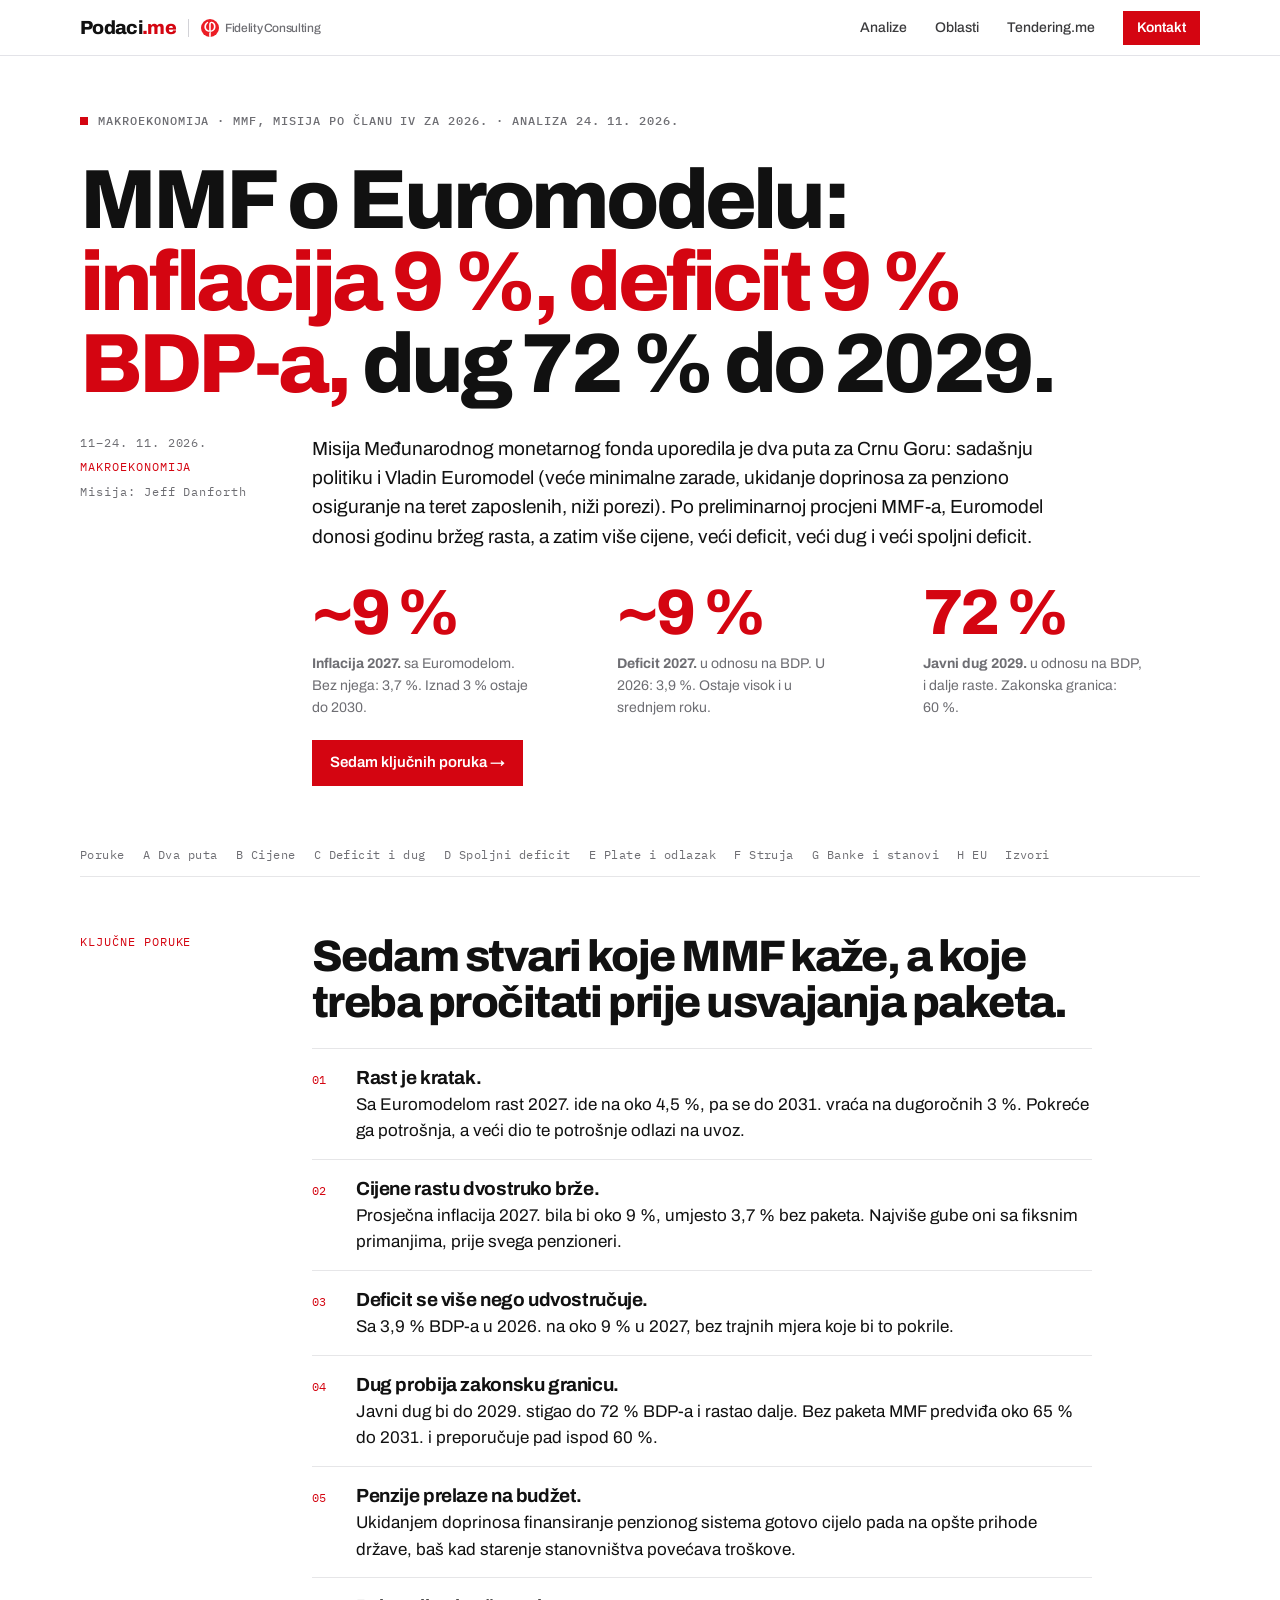
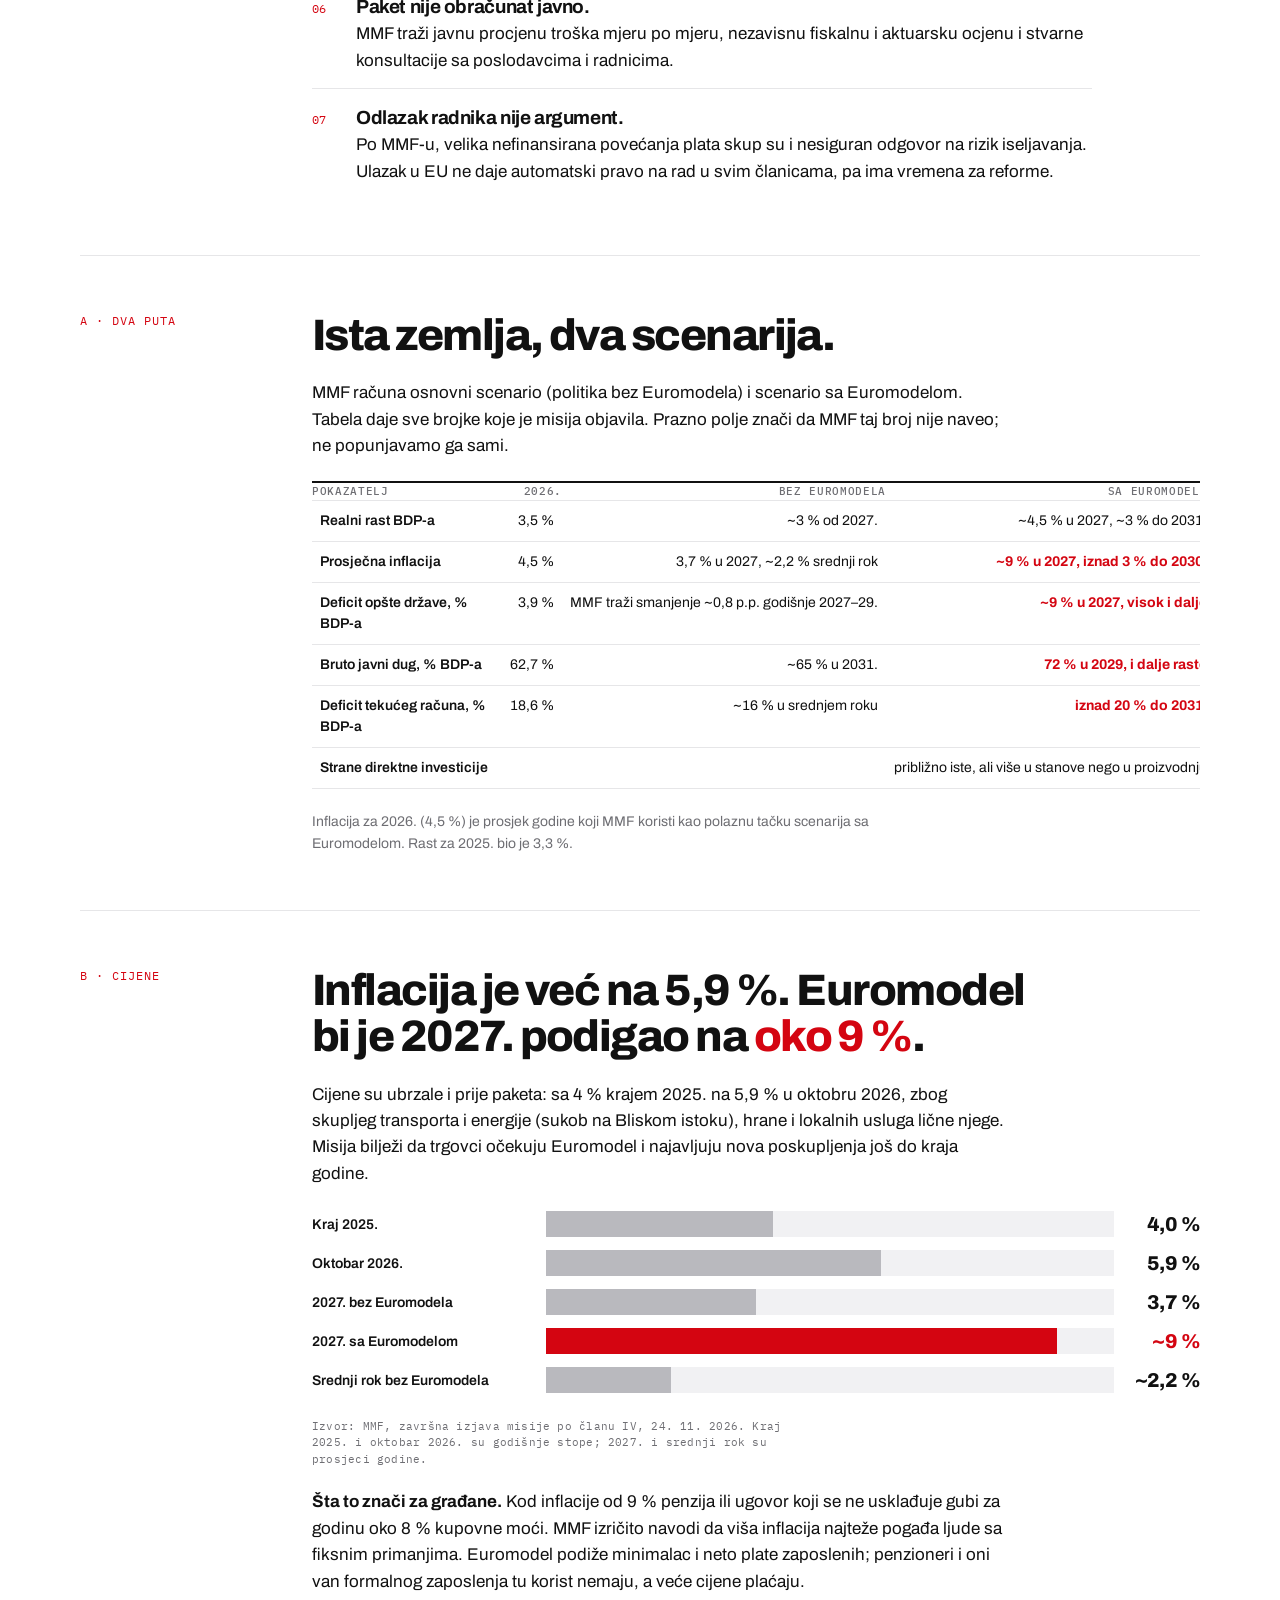
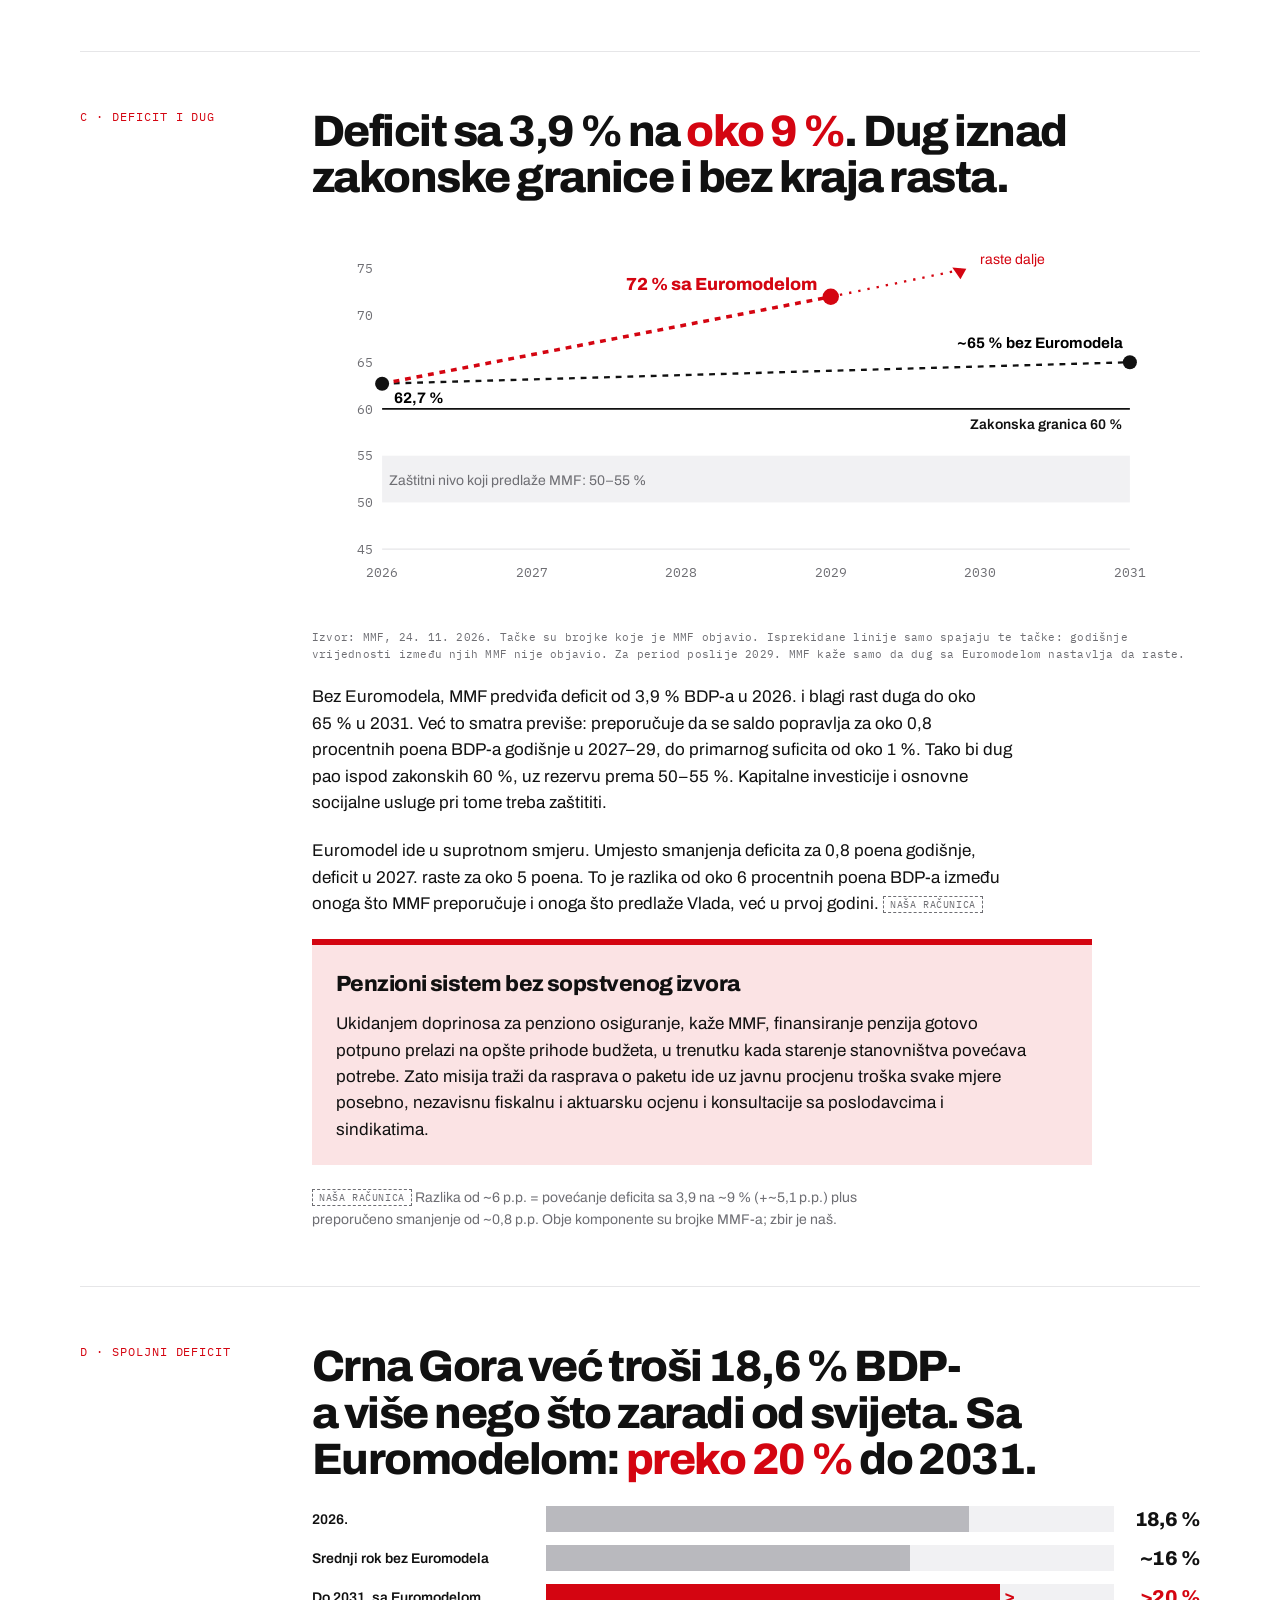
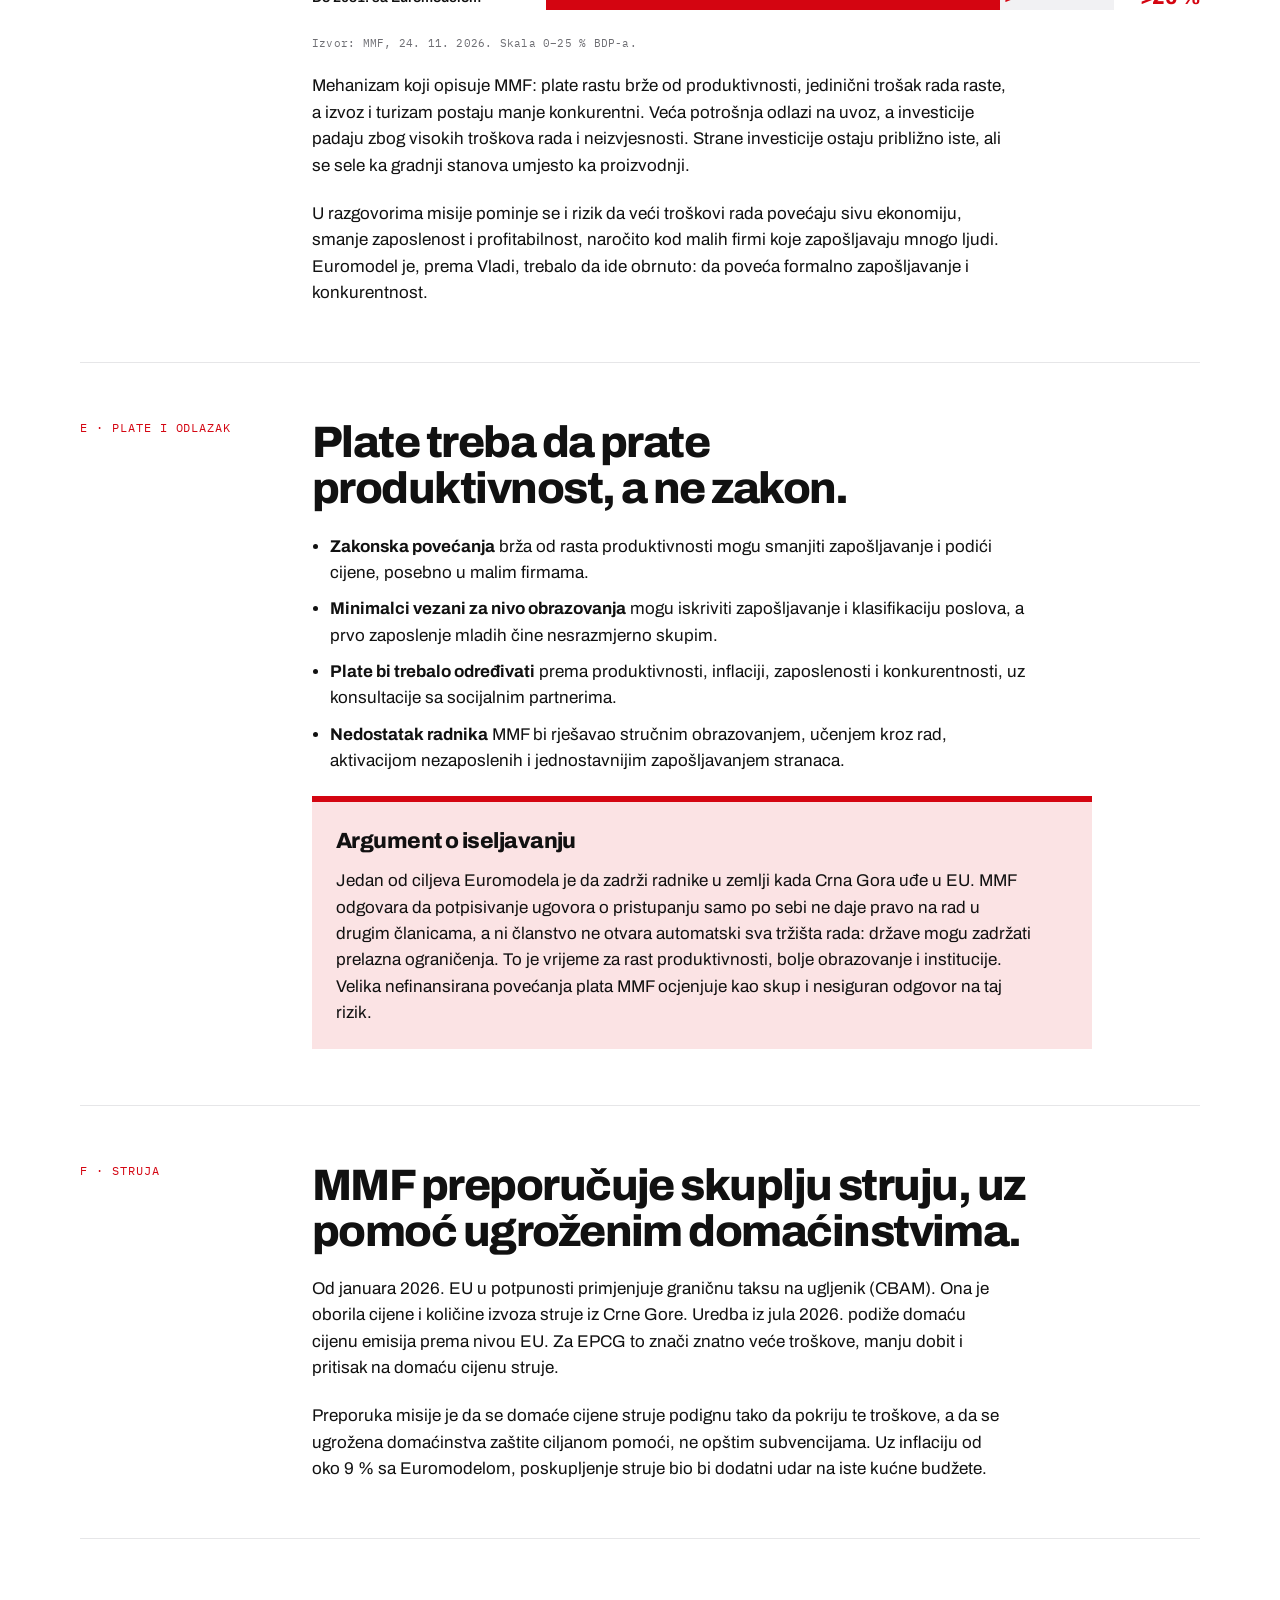
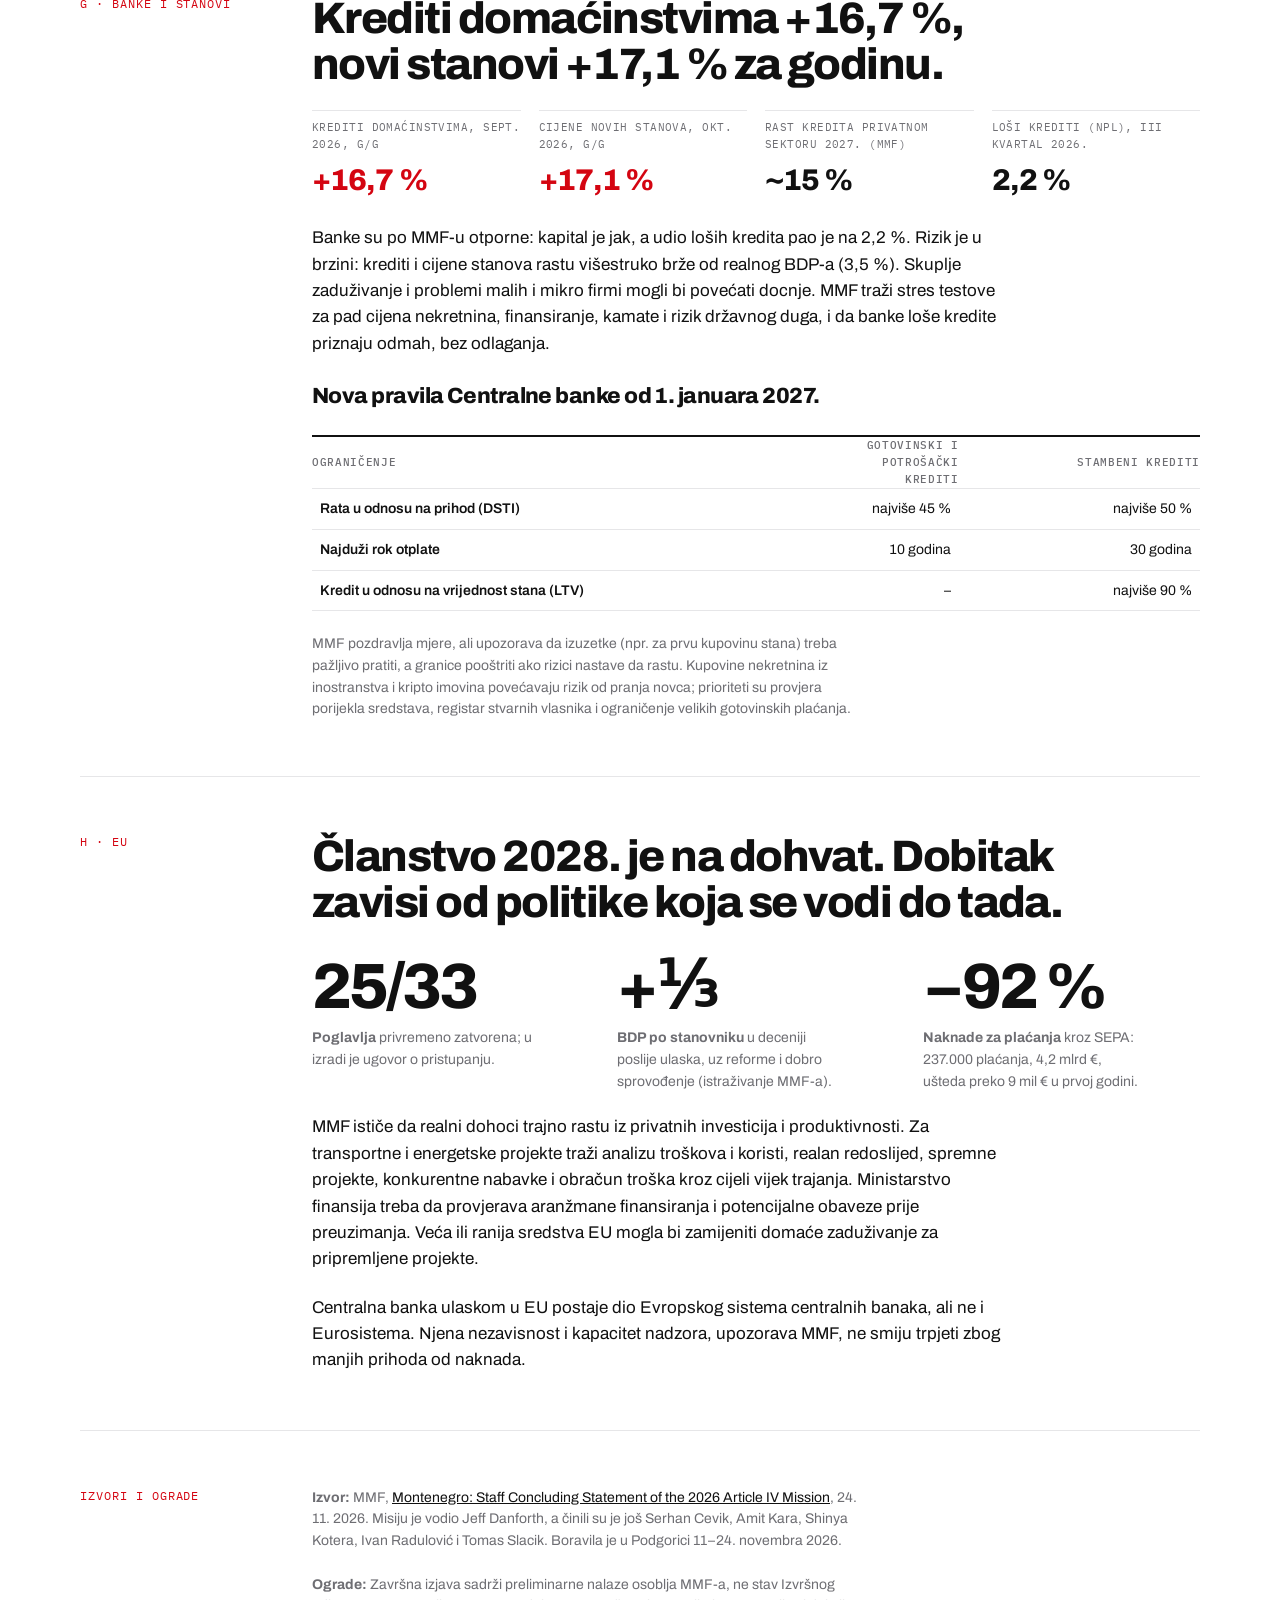
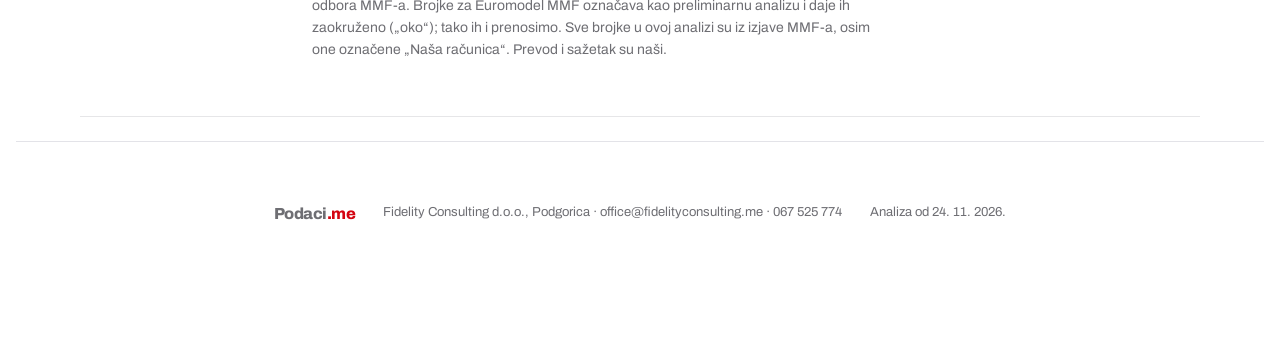
<file: analize/mmf-euromodel-2026/index.html>
<!DOCTYPE html>
<html lang="sr-Latn-ME">
<head>
<meta charset="utf-8">
<meta name="viewport" content="width=device-width, initial-scale=1, viewport-fit=cover">
<title>MMF o Euromodelu: inflacija 9 %, deficit 9 % BDP-a, dug 72 % do 2029. — Podaci.me</title>
<meta name="description" content="Misija MMF-a (24. 11. 2026): sa Euromodelom rast 2027. kratko skače na 4,5 %, a inflacija na oko 9 % (bez paketa 3,7 %). Deficit sa 3,9 na oko 9 % BDP-a, javni dug 72 % do 2029. i dalje raste. Sedam ključnih poruka i sve brojke.">
<link rel="canonical" href="https://www.podaci.me/analize/mmf-euromodel-2026/">
<meta name="theme-color" content="#ffffff">
<meta property="og:type" content="article"><meta property="og:site_name" content="Podaci.me"><meta property="og:url" content="https://www.podaci.me/analize/mmf-euromodel-2026/">
<meta property="og:title" content="MMF o Euromodelu: inflacija 9 %, deficit 9 % BDP-a, dug 72 % do 2029. — Podaci.me"><meta property="og:description" content="Misija MMF-a (24. 11. 2026): sa Euromodelom rast 2027. kratko skače na 4,5 %, a inflacija na oko 9 % (bez paketa 3,7 %). Deficit sa 3,9 na oko 9 % BDP-a, javni dug 72 % do 2029. i dalje raste. Sedam ključnih poruka i sve brojke.">
<meta property="og:image" content="https://www.podaci.me/og-mmf-euromodel-2026.png"><meta property="og:image:width" content="1200"><meta property="og:image:height" content="630">
<meta property="og:image:alt" content="MMF o Euromodelu: inflacija ~9 %, deficit ~9 % BDP-a, dug 72 % BDP-a do 2029.">
<meta property="og:locale" content="sr_ME"><meta property="article:published_time" content="2026-11-24">
<meta name="twitter:card" content="summary_large_image"><meta name="twitter:title" content="MMF o Euromodelu: inflacija 9 %, deficit 9 % BDP-a, dug 72 % do 2029. — Podaci.me"><meta name="twitter:description" content="Misija MMF-a (24. 11. 2026): sa Euromodelom rast 2027. kratko skače na 4,5 %, a inflacija na oko 9 % (bez paketa 3,7 %). Deficit sa 3,9 na oko 9 % BDP-a, javni dug 72 % do 2029. i dalje raste. Sedam ključnih poruka i sve brojke."><meta name="twitter:image" content="https://www.podaci.me/og-mmf-euromodel-2026.png">
<link rel="icon" href="/favicon.svg" type="image/svg+xml">
<link rel="preconnect" href="https://fonts.googleapis.com">
<link rel="stylesheet" href="https://fonts.googleapis.com/css2?family=Archivo:wght@400;500;600;700;800&family=IBM+Plex+Mono:wght@400;500&display=swap">
<style>:root{padding-top:env(safe-area-inset-top,0px);padding-bottom:env(safe-area-inset-bottom,0px)}body{margin:0}[hidden]{display:none!important}</style>
<style>
/* Layout: uska urednička kolona (1120px), eyebrow u mono, velike Archivo brojke desno, crvena samo za ono što je loše. */
:root{
  --bg:#ffffff; --fg:#111111; --muted:#6e6e73; --faint:#b9b9be; --line:#e6e6e8; --track:#f1f1f3;
  --red:#d40511; color-scheme:light; --red-soft:#fbe3e4; --ok:#111111;
  --display:"Archivo",-apple-system,"Segoe UI",Roboto,Arial,sans-serif;
  --mono:"IBM Plex Mono",ui-monospace,Menlo,Consolas,monospace;
}
*{box-sizing:border-box}
body{background:var(--bg);color:var(--fg);font-family:var(--display);font-size:17px;line-height:1.55;
  padding-left:max(16px,env(safe-area-inset-left,0px));padding-right:max(16px,env(safe-area-inset-right,0px));padding-block:0 64px}
.wrap{max-width:1120px;margin:0 auto}
.bar-top{display:flex;justify-content:space-between;align-items:center;gap:16px;padding-block:18px;border-bottom:1px solid var(--line);font-size:14px}
.brand{font-weight:800;letter-spacing:-.02em;font-size:18px}.brand b{color:var(--red)}
.src{font-family:var(--mono);font-size:11px;color:var(--muted);letter-spacing:.08em;text-transform:uppercase}
.eyebrow{font-family:var(--mono);font-size:12px;font-weight:500;letter-spacing:.08em;text-transform:uppercase;color:var(--muted);display:flex;gap:10px;align-items:center}
.eyebrow::before{content:"";width:8px;height:8px;background:var(--red);display:inline-block}
h1,h2,h3{font-weight:800;margin:0;text-wrap:balance}
h1{font-size:clamp(40px,6.6vw,84px);line-height:.98;letter-spacing:-.045em}
h1 .r{color:var(--red)}
h2{font-size:clamp(28px,3.6vw,44px);line-height:1.05;letter-spacing:-.035em}
.lede{max-width:62ch;color:var(--fg);font-size:19px;margin:0}
.muted{color:var(--muted)}
section{padding-block:56px;border-bottom:1px solid var(--line)}
.hero{padding-block:56px 48px;display:grid;gap:28px}
.split{display:grid;grid-template-columns:200px minmax(0,1fr);gap:32px}
.split>.meta{display:grid;align-content:start;gap:6px}
.split>.meta .date{font-family:var(--mono);font-size:12px;letter-spacing:.08em;color:var(--muted)}
.split>.meta .tag{font-family:var(--mono);font-size:12px;letter-spacing:.08em;color:var(--red);text-transform:uppercase}
.body{display:grid;gap:22px;min-width:0}
.stats{display:grid;grid-template-columns:repeat(3,minmax(0,1fr));gap:28px;margin-top:8px}
.stat .n{font-size:clamp(40px,5vw,64px);font-weight:800;letter-spacing:-.045em;line-height:1;font-variant-numeric:tabular-nums}
.stat .n.r{color:var(--red)}
.stat .l{font-size:14px;color:var(--muted);margin-top:8px;max-width:28ch}
.note{font-size:14px;color:var(--muted);max-width:70ch;margin:0}
.tbl{overflow-x:auto;border-top:2px solid var(--fg);max-height:640px;overflow-y:auto}
table{border-collapse:collapse;width:100%;min-width:760px;font-size:14px}
th{position:sticky;top:0;background:var(--bg);text-align:left;font-family:var(--mono);font-weight:500;font-size:11px;letter-spacing:.06em;text-transform:uppercase;color:var(--muted);border-bottom:1px solid var(--line);padding:0}
th button{all:unset;cursor:pointer;display:block;padding:10px 8px}
th.num,td.num{text-align:right}
td{padding:9px 8px;border-bottom:1px solid var(--line);vertical-align:top;font-variant-numeric:tabular-nums}
td.code{font-family:var(--mono);font-size:11px;color:var(--muted);white-space:nowrap}
td.num{white-space:nowrap}
footer{padding-block:32px;display:grid;gap:10px}
/* zaglavlje i podnožje sajta (kao na ostalim analizama) */
:root{--hair:#e3e3e8;--hair-2:#d2d2d7;--ink-2:#3a3a3c;--accent:#d40511}
.gh{position:relative;z-index:60;height:56px;background:#fff;border-bottom:1px solid var(--hair);margin-inline:calc(-1 * max(16px,env(safe-area-inset-left,0px)))}
.gh .wrap{height:100%;display:flex;align-items:center;justify-content:space-between;gap:24px;max-width:1152px;padding-inline:16px}
.brand{display:inline-flex;align-items:center;gap:12px;color:var(--fg);text-decoration:none;min-width:0}
.brand .logo{font-size:19px;font-weight:800;letter-spacing:-.035em}
.brand .logo span{color:var(--accent)}
.brand .by{display:inline-flex;align-items:center;gap:6px;font-size:12px;font-weight:500;color:var(--muted);padding-left:12px;border-left:1px solid var(--hair-2);line-height:1;white-space:nowrap}
.brand .by img{width:18px;height:18px}
.gh nav ul{display:flex;align-items:center;gap:28px;list-style:none;margin:0;padding:0}
.gh nav a{font-size:14px;font-weight:500;color:var(--ink-2);text-decoration:none}
.gh nav a:hover{color:var(--fg)}
.gh nav a.cta{display:inline-flex;align-items:center;min-height:34px;padding:0 14px;background:var(--accent);color:#fff;font-weight:600}
@media (max-width:880px){.gh nav li:not(:last-child){display:none}}
@media (max-width:440px){.brand .by{display:none}}
.gf{border-top:1px solid var(--hair);font-size:13px;color:var(--muted);margin-top:24px}
.gf .wrap{display:flex;flex-wrap:wrap;gap:10px 28px;justify-content:space-between;padding-block:28px}
.gf a{color:var(--muted);text-decoration:none}
.gf a:hover{color:var(--fg)}
.skip{position:absolute;left:16px;top:-80px}
.skip:focus{top:8px;z-index:100;background:#fff;padding:8px 12px}
.r{color:var(--red)} .rc{color:var(--red)}
h2 .rc{color:var(--red)}
.cta{display:inline-block;background:var(--red);color:#fff;font-weight:600;font-size:15px;padding:11px 18px;text-decoration:none}
.lnav{position:sticky;top:0;z-index:20;background:#fff;display:flex;gap:4px 18px;overflow-x:auto;white-space:nowrap;padding-block:12px;border-bottom:1px solid var(--line);font-family:var(--mono);font-size:12px;letter-spacing:.04em;scrollbar-width:none}
.lnav a{color:var(--muted);text-decoration:none}.lnav a:hover{color:var(--fg)}
section{scroll-margin-top:52px}
.body p{margin:0;max-width:70ch}
.msgs{margin:0;padding-left:0;list-style:none;counter-reset:m;display:grid;gap:0}
.msgs li{counter-increment:m;display:block;position:relative;padding:14px 0 14px 44px;border-top:1px solid var(--line);max-width:78ch}
.msgs li::before{position:absolute;left:0;top:18px;content:counter(m,decimal-leading-zero);font-family:var(--mono);font-size:12px;color:var(--red);padding-top:4px}
.msgs li b{display:block;font-size:19px;letter-spacing:-.02em}
.tbl{overflow-x:auto;border-top:2px solid var(--fg)}
table.cmp{min-width:640px}table.cmp td:first-child{min-width:190px;font-weight:600}table.cmp th:nth-child(2),table.cmp td:nth-child(2){width:80px}
td.num.r{color:var(--red);font-weight:700}
.hbars{display:grid;gap:8px}
.hb2{display:grid;grid-template-columns:minmax(0,220px) minmax(0,1fr) 72px;gap:14px;align-items:center}
.hb2 .k{font-size:14px;font-weight:600}
.hb2 .t{position:relative;height:26px;background:var(--track)}
.hb2 .t i{position:absolute;inset:0 auto 0 0;background:var(--faint)}
.hb2 .t em{position:absolute;left:80%;top:50%;transform:translate(4px,-50%);font-style:normal;font-weight:800;color:var(--red)}
.hb2 b{font-size:20px;font-weight:800;letter-spacing:-.03em;text-align:right;font-variant-numeric:tabular-nums}
.hb2.bad .t i{background:var(--red)}.hb2.bad b{color:var(--red)}
.srcl{font-family:var(--mono);font-size:11px;color:var(--muted);letter-spacing:.02em;line-height:1.5;margin:0}
.chart{margin:0;display:grid;gap:10px}.chart svg{width:100%;height:auto;display:block}
.box{border-top:6px solid var(--red);background:var(--red-soft);padding:22px 24px;display:grid;gap:10px;max-width:78ch}
.box h3,.h3{font-size:22px;letter-spacing:-.025em}
.calc{font-family:var(--mono);font-size:10px;letter-spacing:.06em;text-transform:uppercase;border:1px dashed var(--muted);color:var(--muted);padding:1px 6px;white-space:nowrap;vertical-align:1px}
.plain{margin:0;padding-left:18px;display:grid;gap:10px;max-width:72ch}
.facts4{display:grid;grid-template-columns:repeat(4,minmax(0,1fr));gap:18px;margin:0}
.facts4 div{border-top:1px solid var(--line);padding-top:8px}
.facts4 dt{font-family:var(--mono);font-size:11px;letter-spacing:.04em;text-transform:uppercase;color:var(--muted)}
.facts4 dd{margin:4px 0 0;font-size:30px;font-weight:800;letter-spacing:-.03em;font-variant-numeric:tabular-nums}
.facts4 dd.r{color:var(--red)}
.note a,.body a:not(.cta){color:var(--fg)}
@media (max-width:820px){
  .split{grid-template-columns:1fr;gap:14px}
  .split>.meta{grid-auto-flow:column;justify-content:start;gap:16px}
  .stats{grid-template-columns:1fr;gap:20px}
  .hb2{grid-template-columns:minmax(0,1fr) 64px;gap:4px 10px}.hb2 .k{grid-column:1/-1}
  .facts4{grid-template-columns:repeat(2,minmax(0,1fr))}
  .msgs li{padding-left:32px}
}
</style>
</head>
<body>
<a class="skip" href="#top">Preskoči na sadržaj</a>
<header class="gh"><div class="wrap">
  <a class="brand" href="/" aria-label="Podaci.me by Fidelity Consulting"><span class="logo">Podaci<span>.me</span></span><span class="by"><img src="/fidelity-logo.svg" alt="" width="18" height="18"><span>Fidelity Consulting</span></span></a>
  <nav aria-label="Glavna navigacija"><ul>
    <li><a href="/#analize">Analize</a></li>
    <li><a href="/#oblasti">Oblasti</a></li>
    <li><a href="https://www.tendering.me/" target="_blank" rel="noopener">Tendering.me</a></li>
    <li><a class="cta" href="/#kontakt">Kontakt</a></li>
  </ul></nav>
</div></header>
<main>
<div class="wrap">

  <header class="hero">
    <div class="eyebrow">Makroekonomija · MMF, misija po članu IV za 2026. · Analiza 24.&nbsp;11.&nbsp;2026.</div>
    <h1 id="top">MMF o Euromodelu: <span class="r">inflacija 9&nbsp;%, deficit 9&nbsp;% BDP-a,</span> dug 72&nbsp;% do 2029.</h1>
    <div class="split">
      <div class="meta"><span class="date">11–24. 11. 2026.</span><span class="tag">Makroekonomija</span><span class="date">Misija: Jeff Danforth</span></div>
      <div class="body">
        <p class="lede">Misija Međunarodnog monetarnog fonda uporedila je dva puta za Crnu Goru: sadašnju politiku i Vladin Euromodel (veće minimalne zarade, ukidanje doprinosa za penziono osiguranje na teret zaposlenih, niži porezi). Po preliminarnoj procjeni MMF-a, Euromodel donosi godinu bržeg rasta, a zatim više cijene, veći deficit, veći dug i veći spoljni deficit.</p>
        <div class="stats">
          <div class="stat"><div class="n r">~9&nbsp;%</div><div class="l"><b>Inflacija 2027.</b> sa Euromodelom. Bez njega: 3,7&nbsp;%. Iznad 3&nbsp;% ostaje do 2030.</div></div>
          <div class="stat"><div class="n r">~9&nbsp;%</div><div class="l"><b>Deficit 2027.</b> u odnosu na BDP. U 2026: 3,9&nbsp;%. Ostaje visok i u srednjem roku.</div></div>
          <div class="stat"><div class="n r">72&nbsp;%</div><div class="l"><b>Javni dug 2029.</b> u odnosu na BDP, i dalje raste. Zakonska granica: 60&nbsp;%.</div></div>
        </div>
        <div><a class="cta" href="#poruke">Sedam ključnih poruka →</a></div>
      </div>
    </div>
  </header>

  <nav class="lnav" aria-label="Poglavlja">
    <a href="#poruke">Poruke</a><a href="#a">A Dva puta</a><a href="#b">B Cijene</a><a href="#c">C Deficit i dug</a><a href="#d">D Spoljni deficit</a><a href="#e">E Plate i odlazak</a><a href="#f">F Struja</a><a href="#g">G Banke i stanovi</a><a href="#h">H EU</a><a href="#izvori">Izvori</a>
  </nav>

  <section id="poruke">
    <div class="split">
      <div class="meta"><span class="tag">Ključne poruke</span></div>
      <div class="body">
        <h2>Sedam stvari koje MMF kaže, a koje treba pročitati prije usvajanja paketa.</h2>
        <ol class="msgs">
          <li><b>Rast je kratak.</b> Sa Euromodelom rast 2027. ide na oko 4,5&nbsp;%, pa se do 2031. vraća na dugoročnih 3&nbsp;%. Pokreće ga potrošnja, a veći dio te potrošnje odlazi na uvoz.</li>
          <li><b>Cijene rastu dvostruko brže.</b> Prosječna inflacija 2027. bila bi oko 9&nbsp;%, umjesto 3,7&nbsp;% bez paketa. Najviše gube oni sa fiksnim primanjima, prije svega penzioneri.</li>
          <li><b>Deficit se više nego udvostručuje.</b> Sa 3,9&nbsp;% BDP-a u 2026. na oko 9&nbsp;% u 2027, bez trajnih mjera koje bi to pokrile.</li>
          <li><b>Dug probija zakonsku granicu.</b> Javni dug bi do 2029. stigao do 72&nbsp;% BDP-a i rastao dalje. Bez paketa MMF predviđa oko 65&nbsp;% do 2031. i preporučuje pad ispod 60&nbsp;%.</li>
          <li><b>Penzije prelaze na budžet.</b> Ukidanjem doprinosa finansiranje penzionog sistema gotovo cijelo pada na opšte prihode države, baš kad starenje stanovništva povećava troškove.</li>
          <li><b>Paket nije obračunat javno.</b> MMF traži javnu procjenu troška mjeru po mjeru, nezavisnu fiskalnu i aktuarsku ocjenu i stvarne konsultacije sa poslodavcima i radnicima.</li>
          <li><b>Odlazak radnika nije argument.</b> Po MMF-u, velika nefinansirana povećanja plata skup su i nesiguran odgovor na rizik iseljavanja. Ulazak u EU ne daje automatski pravo na rad u svim članicama, pa ima vremena za reforme.</li>
        </ol>
      </div>
    </div>
  </section>

  <section id="a">
    <div class="split">
      <div class="meta"><span class="tag">A · Dva puta</span></div>
      <div class="body">
        <h2>Ista zemlja, dva scenarija.</h2>
        <p>MMF računa osnovni scenario (politika bez Euromodela) i scenario sa Euromodelom. Tabela daje sve brojke koje je misija objavila. Prazno polje znači da MMF taj broj nije naveo; ne popunjavamo ga sami.</p>
        <div class="tbl">
          <table class="cmp">
            <thead><tr><th>Pokazatelj</th><th class="num">2026.</th><th class="num">Bez Euromodela</th><th class="num">Sa Euromodelom</th></tr></thead>
            <tbody>
              <tr><td>Realni rast BDP-a</td><td class="num">3,5&nbsp;%</td><td class="num">~3&nbsp;% od 2027.</td><td class="num">~4,5&nbsp;% u 2027, ~3&nbsp;% do 2031.</td></tr>
              <tr><td>Prosječna inflacija</td><td class="num">4,5&nbsp;%</td><td class="num">3,7&nbsp;% u 2027, ~2,2&nbsp;% srednji rok</td><td class="num r">~9&nbsp;% u 2027, iznad 3&nbsp;% do 2030.</td></tr>
              <tr><td>Deficit opšte države, % BDP-a</td><td class="num">3,9&nbsp;%</td><td class="num">MMF traži smanjenje ~0,8 p.p. godišnje 2027–29.</td><td class="num r">~9&nbsp;% u 2027, visok i dalje</td></tr>
              <tr><td>Bruto javni dug, % BDP-a</td><td class="num">62,7&nbsp;%</td><td class="num">~65&nbsp;% u 2031.</td><td class="num r">72&nbsp;% u 2029, i dalje raste</td></tr>
              <tr><td>Deficit tekućeg računa, % BDP-a</td><td class="num">18,6&nbsp;%</td><td class="num">~16&nbsp;% u srednjem roku</td><td class="num r">iznad 20&nbsp;% do 2031.</td></tr>
              <tr><td>Strane direktne investicije</td><td class="num"></td><td class="num"></td><td class="num">približno iste, ali više u stanove nego u proizvodnju</td></tr>
            </tbody>
          </table>
        </div>
        <p class="note">Inflacija za 2026. (4,5&nbsp;%) je prosjek godine koji MMF koristi kao polaznu tačku scenarija sa Euromodelom. Rast za 2025. bio je 3,3&nbsp;%.</p>
      </div>
    </div>
  </section>

  <section id="b">
    <div class="split">
      <div class="meta"><span class="tag">B · Cijene</span></div>
      <div class="body">
        <h2>Inflacija je već na 5,9&nbsp;%. Euromodel bi je 2027. podigao na <span class="rc">oko 9&nbsp;%</span>.</h2>
        <p>Cijene su ubrzale i prije paketa: sa 4&nbsp;% krajem 2025. na 5,9&nbsp;% u oktobru 2026, zbog skupljeg transporta i energije (sukob na Bliskom istoku), hrane i lokalnih usluga lične njege. Misija bilježi da trgovci očekuju Euromodel i najavljuju nova poskupljenja još do kraja godine.</p>
        <div class="hbars" role="img" aria-label="Inflacija: kraj 2025. 4 %, oktobar 2026. 5,9 %, 2027. bez Euromodela 3,7 %, 2027. sa Euromodelom oko 9 %, srednji rok bez Euromodela oko 2,2 %">
          <div class="hb2"><span class="k">Kraj 2025.</span><span class="t"><i style="width:40%"></i></span><b>4,0&nbsp;%</b></div>
          <div class="hb2"><span class="k">Oktobar 2026.</span><span class="t"><i style="width:59%"></i></span><b>5,9&nbsp;%</b></div>
          <div class="hb2"><span class="k">2027. bez Euromodela</span><span class="t"><i style="width:37%"></i></span><b>3,7&nbsp;%</b></div>
          <div class="hb2 bad"><span class="k">2027. sa Euromodelom</span><span class="t"><i style="width:90%"></i></span><b>~9&nbsp;%</b></div>
          <div class="hb2"><span class="k">Srednji rok bez Euromodela</span><span class="t"><i style="width:22%"></i></span><b>~2,2&nbsp;%</b></div>
        </div>
        <p class="srcl">Izvor: MMF, završna izjava misije po članu IV, 24. 11. 2026. Kraj 2025. i oktobar 2026. su godišnje stope; 2027. i srednji rok su prosjeci godine.</p>
        <p><b>Šta to znači za građane.</b> Kod inflacije od 9&nbsp;% penzija ili ugovor koji se ne usklađuje gubi za godinu oko 8&nbsp;% kupovne moći. MMF izričito navodi da viša inflacija najteže pogađa ljude sa fiksnim primanjima. Euromodel podiže minimalac i neto plate zaposlenih; penzioneri i oni van formalnog zaposlenja tu korist nemaju, a veće cijene plaćaju.</p>
      </div>
    </div>
  </section>

  <section id="c">
    <div class="split">
      <div class="meta"><span class="tag">C · Deficit i dug</span></div>
      <div class="body">
        <h2>Deficit sa 3,9&nbsp;% na <span class="rc">oko 9&nbsp;%</span>. Dug iznad zakonske granice i bez kraja rasta.</h2>
        <figure class="chart">
          <svg viewBox="0 0 760 340" role="img" aria-label="Javni dug u odnosu na BDP: 2026. 62,7 %. Bez Euromodela oko 65 % u 2031. Sa Euromodelom 72 % u 2029. i dalje raste. Zakonska granica 60 %, MMF predlaže zaštitni nivo 50–55 %." font-family="Archivo, Arial, sans-serif">
            <rect x="60" y="200" width="640" height="40" fill="#f1f1f3"/>
            <text x="66" y="225" font-size="12" fill="#6e6e73">Zaštitni nivo koji predlaže MMF: 50–55&nbsp;%</text>
            <line x1="60" y1="160" x2="700" y2="160" stroke="#111" stroke-width="1.5"/>
            <text x="694" y="177" font-size="12" fill="#111" font-weight="600" text-anchor="end">Zakonska granica 60&nbsp;%</text>
            <g font-family="IBM Plex Mono, monospace" font-size="11" fill="#6e6e73">
              <text x="52" y="284" text-anchor="end">45</text><text x="52" y="244" text-anchor="end">50</text><text x="52" y="204" text-anchor="end">55</text><text x="52" y="164" text-anchor="end">60</text><text x="52" y="124" text-anchor="end">65</text><text x="52" y="84" text-anchor="end">70</text><text x="52" y="44" text-anchor="end">75</text>
              <text x="60" y="304" text-anchor="middle">2026</text><text x="188" y="304" text-anchor="middle">2027</text><text x="316" y="304" text-anchor="middle">2028</text><text x="444" y="304" text-anchor="middle">2029</text><text x="572" y="304" text-anchor="middle">2030</text><text x="700" y="304" text-anchor="middle">2031</text>
            </g>
            <line x1="60" y1="280" x2="700" y2="280" stroke="#e6e6e8"/>
            <line x1="60" y1="138.4" x2="700" y2="120" stroke="#111" stroke-width="2" stroke-dasharray="5 5"/>
            <line x1="60" y1="138.4" x2="444" y2="64" stroke="#d40511" stroke-width="3" stroke-dasharray="5 5"/>
            <line x1="444" y1="64" x2="560" y2="40" stroke="#d40511" stroke-width="2" stroke-dasharray="2 6"/>
            <path d="M560 40 l-12 -1 l7 10 z" fill="#d40511"/>
            <circle cx="60" cy="138.4" r="6" fill="#111"/>
            <circle cx="700" cy="120" r="6" fill="#111"/>
            <circle cx="444" cy="64" r="7" fill="#d40511"/>
            <text x="70" y="155" font-size="13" font-weight="700">62,7&nbsp;%</text>
            <text x="694" y="108" font-size="13" font-weight="700" text-anchor="end">~65&nbsp;% bez Euromodela</text>
            <text x="432" y="58" font-size="15" font-weight="800" fill="#d40511" text-anchor="end">72&nbsp;% sa Euromodelom</text>
            <text x="572" y="36" font-size="12" fill="#d40511">raste dalje</text>
          </svg>
          <figcaption class="srcl">Izvor: MMF, 24. 11. 2026. Tačke su brojke koje je MMF objavio. Isprekidane linije samo spajaju te tačke: godišnje vrijednosti između njih MMF nije objavio. Za period poslije 2029. MMF kaže samo da dug sa Euromodelom nastavlja da raste.</figcaption>
        </figure>
        <p>Bez Euromodela, MMF predviđa deficit od 3,9&nbsp;% BDP-a u 2026. i blagi rast duga do oko 65&nbsp;% u 2031. Već to smatra previše: preporučuje da se saldo popravlja za oko 0,8 procentnih poena BDP-a godišnje u 2027–29, do primarnog suficita od oko 1&nbsp;%. Tako bi dug pao ispod zakonskih 60&nbsp;%, uz rezervu prema 50–55&nbsp;%. Kapitalne investicije i osnovne socijalne usluge pri tome treba zaštititi.</p>
        <p>Euromodel ide u suprotnom smjeru. Umjesto smanjenja deficita za 0,8 poena godišnje, deficit u 2027. raste za oko 5 poena. To je razlika od oko 6 procentnih poena BDP-a između onoga što MMF preporučuje i onoga što predlaže Vlada, već u prvoj godini. <span class="calc">Naša računica</span></p>
        <div class="box">
          <h3>Penzioni sistem bez sopstvenog izvora</h3>
          <p>Ukidanjem doprinosa za penziono osiguranje, kaže MMF, finansiranje penzija gotovo potpuno prelazi na opšte prihode budžeta, u trenutku kada starenje stanovništva povećava potrebe. Zato misija traži da rasprava o paketu ide uz javnu procjenu troška svake mjere posebno, nezavisnu fiskalnu i aktuarsku ocjenu i konsultacije sa poslodavcima i sindikatima.</p>
        </div>
        <p class="note"><span class="calc">Naša računica</span> Razlika od ~6 p.p. = povećanje deficita sa 3,9 na ~9&nbsp;% (+~5,1 p.p.) plus preporučeno smanjenje od ~0,8 p.p. Obje komponente su brojke MMF-a; zbir je naš.</p>
      </div>
    </div>
  </section>

  <section id="d">
    <div class="split">
      <div class="meta"><span class="tag">D · Spoljni deficit</span></div>
      <div class="body">
        <h2>Crna Gora već troši 18,6&nbsp;% BDP-a više nego što zaradi od svijeta. Sa Euromodelom: <span class="rc">preko 20&nbsp;%</span> do 2031.</h2>
        <div class="hbars" role="img" aria-label="Deficit tekućeg računa: 2026. 18,6 % BDP-a, srednji rok bez Euromodela oko 16 %, sa Euromodelom iznad 20 % do 2031.">
          <div class="hb2"><span class="k">2026.</span><span class="t"><i style="width:74.4%"></i></span><b>18,6&nbsp;%</b></div>
          <div class="hb2"><span class="k">Srednji rok bez Euromodela</span><span class="t"><i style="width:64%"></i></span><b>~16&nbsp;%</b></div>
          <div class="hb2 bad"><span class="k">Do 2031. sa Euromodelom</span><span class="t"><i style="width:80%"></i><em>&gt;</em></span><b>&gt;20&nbsp;%</b></div>
        </div>
        <p class="srcl">Izvor: MMF, 24. 11. 2026. Skala 0–25&nbsp;% BDP-a.</p>
        <p>Mehanizam koji opisuje MMF: plate rastu brže od produktivnosti, jedinični trošak rada raste, a izvoz i turizam postaju manje konkurentni. Veća potrošnja odlazi na uvoz, a investicije padaju zbog visokih troškova rada i neizvjesnosti. Strane investicije ostaju približno iste, ali se sele ka gradnji stanova umjesto ka proizvodnji.</p>
        <p>U razgovorima misije pominje se i rizik da veći troškovi rada povećaju sivu ekonomiju, smanje zaposlenost i profitabilnost, naročito kod malih firmi koje zapošljavaju mnogo ljudi. Euromodel je, prema Vladi, trebalo da ide obrnuto: da poveća formalno zapošljavanje i konkurentnost.</p>
      </div>
    </div>
  </section>

  <section id="e">
    <div class="split">
      <div class="meta"><span class="tag">E · Plate i odlazak</span></div>
      <div class="body">
        <h2>Plate treba da prate produktivnost, a ne zakon.</h2>
        <ul class="plain">
          <li><b>Zakonska povećanja</b> brža od rasta produktivnosti mogu smanjiti zapošljavanje i podići cijene, posebno u malim firmama.</li>
          <li><b>Minimalci vezani za nivo obrazovanja</b> mogu iskriviti zapošljavanje i klasifikaciju poslova, a prvo zaposlenje mladih čine nesrazmjerno skupim.</li>
          <li><b>Plate bi trebalo određivati</b> prema produktivnosti, inflaciji, zaposlenosti i konkurentnosti, uz konsultacije sa socijalnim partnerima.</li>
          <li><b>Nedostatak radnika</b> MMF bi rješavao stručnim obrazovanjem, učenjem kroz rad, aktivacijom nezaposlenih i jednostavnijim zapošljavanjem stranaca.</li>
        </ul>
        <div class="box">
          <h3>Argument o iseljavanju</h3>
          <p>Jedan od ciljeva Euromodela je da zadrži radnike u zemlji kada Crna Gora uđe u EU. MMF odgovara da potpisivanje ugovora o pristupanju samo po sebi ne daje pravo na rad u drugim članicama, a ni članstvo ne otvara automatski sva tržišta rada: države mogu zadržati prelazna ograničenja. To je vrijeme za rast produktivnosti, bolje obrazovanje i institucije. Velika nefinansirana povećanja plata MMF ocjenjuje kao skup i nesiguran odgovor na taj rizik.</p>
        </div>
      </div>
    </div>
  </section>

  <section id="f">
    <div class="split">
      <div class="meta"><span class="tag">F · Struja</span></div>
      <div class="body">
        <h2>MMF preporučuje skuplju struju, uz pomoć ugroženim domaćinstvima.</h2>
        <p>Od januara 2026. EU u potpunosti primjenjuje graničnu taksu na ugljenik (CBAM). Ona je oborila cijene i količine izvoza struje iz Crne Gore. Uredba iz jula 2026. podiže domaću cijenu emisija prema nivou EU. Za EPCG to znači znatno veće troškove, manju dobit i pritisak na domaću cijenu struje.</p>
        <p>Preporuka misije je da se domaće cijene struje podignu tako da pokriju te troškove, a da se ugrožena domaćinstva zaštite ciljanom pomoći, ne opštim subvencijama. Uz inflaciju od oko 9&nbsp;% sa Euromodelom, poskupljenje struje bio bi dodatni udar na iste kućne budžete.</p>
      </div>
    </div>
  </section>

  <section id="g">
    <div class="split">
      <div class="meta"><span class="tag">G · Banke i stanovi</span></div>
      <div class="body">
        <h2>Krediti domaćinstvima +16,7&nbsp;%, novi stanovi +17,1&nbsp;% za godinu.</h2>
        <dl class="facts4">
          <div><dt>Krediti domaćinstvima, sept. 2026, g/g</dt><dd class="r">+16,7&nbsp;%</dd></div>
          <div><dt>Cijene novih stanova, okt. 2026, g/g</dt><dd class="r">+17,1&nbsp;%</dd></div>
          <div><dt>Rast kredita privatnom sektoru 2027. (MMF)</dt><dd>~15&nbsp;%</dd></div>
          <div><dt>Loši krediti (NPL), III kvartal 2026.</dt><dd>2,2&nbsp;%</dd></div>
        </dl>
        <p>Banke su po MMF-u otporne: kapital je jak, a udio loših kredita pao je na 2,2&nbsp;%. Rizik je u brzini: krediti i cijene stanova rastu višestruko brže od realnog BDP-a (3,5&nbsp;%). Skuplje zaduživanje i problemi malih i mikro firmi mogli bi povećati docnje. MMF traži stres testove za pad cijena nekretnina, finansiranje, kamate i rizik državnog duga, i da banke loše kredite priznaju odmah, bez odlaganja.</p>
        <h3 class="h3">Nova pravila Centralne banke od 1. januara 2027.</h3>
        <div class="tbl">
          <table class="cmp">
            <thead><tr><th>Ograničenje</th><th class="num">Gotovinski i potrošački krediti</th><th class="num">Stambeni krediti</th></tr></thead>
            <tbody>
              <tr><td>Rata u odnosu na prihod (DSTI)</td><td class="num">najviše 45&nbsp;%</td><td class="num">najviše 50&nbsp;%</td></tr>
              <tr><td>Najduži rok otplate</td><td class="num">10 godina</td><td class="num">30 godina</td></tr>
              <tr><td>Kredit u odnosu na vrijednost stana (LTV)</td><td class="num">–</td><td class="num">najviše 90&nbsp;%</td></tr>
            </tbody>
          </table>
        </div>
        <p class="note">MMF pozdravlja mjere, ali upozorava da izuzetke (npr. za prvu kupovinu stana) treba pažljivo pratiti, a granice pooštriti ako rizici nastave da rastu. Kupovine nekretnina iz inostranstva i kripto imovina povećavaju rizik od pranja novca; prioriteti su provjera porijekla sredstava, registar stvarnih vlasnika i ograničenje velikih gotovinskih plaćanja.</p>
      </div>
    </div>
  </section>

  <section id="h">
    <div class="split">
      <div class="meta"><span class="tag">H · EU</span></div>
      <div class="body">
        <h2>Članstvo 2028. je na dohvat. Dobitak zavisi od politike koja se vodi do tada.</h2>
        <div class="stats">
          <div class="stat"><div class="n">25/33</div><div class="l"><b>Poglavlja</b> privremeno zatvorena; u izradi je ugovor o pristupanju.</div></div>
          <div class="stat"><div class="n">+⅓</div><div class="l"><b>BDP po stanovniku</b> u deceniji poslije ulaska, uz reforme i dobro sprovođenje (istraživanje MMF-a).</div></div>
          <div class="stat"><div class="n">−92&nbsp;%</div><div class="l"><b>Naknade za plaćanja</b> kroz SEPA: 237.000 plaćanja, 4,2 mlrd €, ušteda preko 9 mil € u prvoj godini.</div></div>
        </div>
        <p>MMF ističe da realni dohoci trajno rastu iz privatnih investicija i produktivnosti. Za transportne i energetske projekte traži analizu troškova i koristi, realan redoslijed, spremne projekte, konkurentne nabavke i obračun troška kroz cijeli vijek trajanja. Ministarstvo finansija treba da provjerava aranžmane finansiranja i potencijalne obaveze prije preuzimanja. Veća ili ranija sredstva EU mogla bi zamijeniti domaće zaduživanje za pripremljene projekte.</p>
        <p>Centralna banka ulaskom u EU postaje dio Evropskog sistema centralnih banaka, ali ne i Eurosistema. Njena nezavisnost i kapacitet nadzora, upozorava MMF, ne smiju trpjeti zbog manjih prihoda od naknada.</p>
      </div>
    </div>
  </section>

  <section id="izvori">
    <div class="split">
      <div class="meta"><span class="tag">Izvori i ograde</span></div>
      <div class="body">
        <p class="note"><b>Izvor:</b> MMF, <a href="https://www.imf.org/en/news/articles/2026/11/24/cs-112326-montenegro-staff-concluding-statement-of-2026-aiv-mission" rel="noopener">Montenegro: Staff Concluding Statement of the 2026 Article IV Mission</a>, 24. 11. 2026. Misiju je vodio Jeff Danforth, a činili su je još Serhan Cevik, Amit Kara, Shinya Kotera, Ivan Radulović i Tomas Slacik. Boravila je u Podgorici 11–24. novembra 2026.</p>
        <p class="note"><b>Ograde:</b> Završna izjava sadrži preliminarne nalaze osoblja MMF-a, ne stav Izvršnog odbora MMF-a. Brojke za Euromodel MMF označava kao preliminarnu analizu i daje ih zaokruženo („oko“); tako ih i prenosimo. Sve brojke u ovoj analizi su iz izjave MMF-a, osim one označene „Naša računica“. Prevod i sažetak su naši.</p>
      </div>
    </div>
  </section>

</div>
</main>
<footer class="gf"><div class="wrap">
  <a class="brand" href="/" aria-label="Podaci.me by Fidelity Consulting"><span class="logo" style="font-size:16px">Podaci<span>.me</span></span></a>
  <span>Fidelity Consulting d.o.o., Podgorica · office@fidelityconsulting.me · 067 525 774</span>
  <span>Analiza od 24. 11. 2026.</span>
</div></footer>
</body>
</html>
</file>
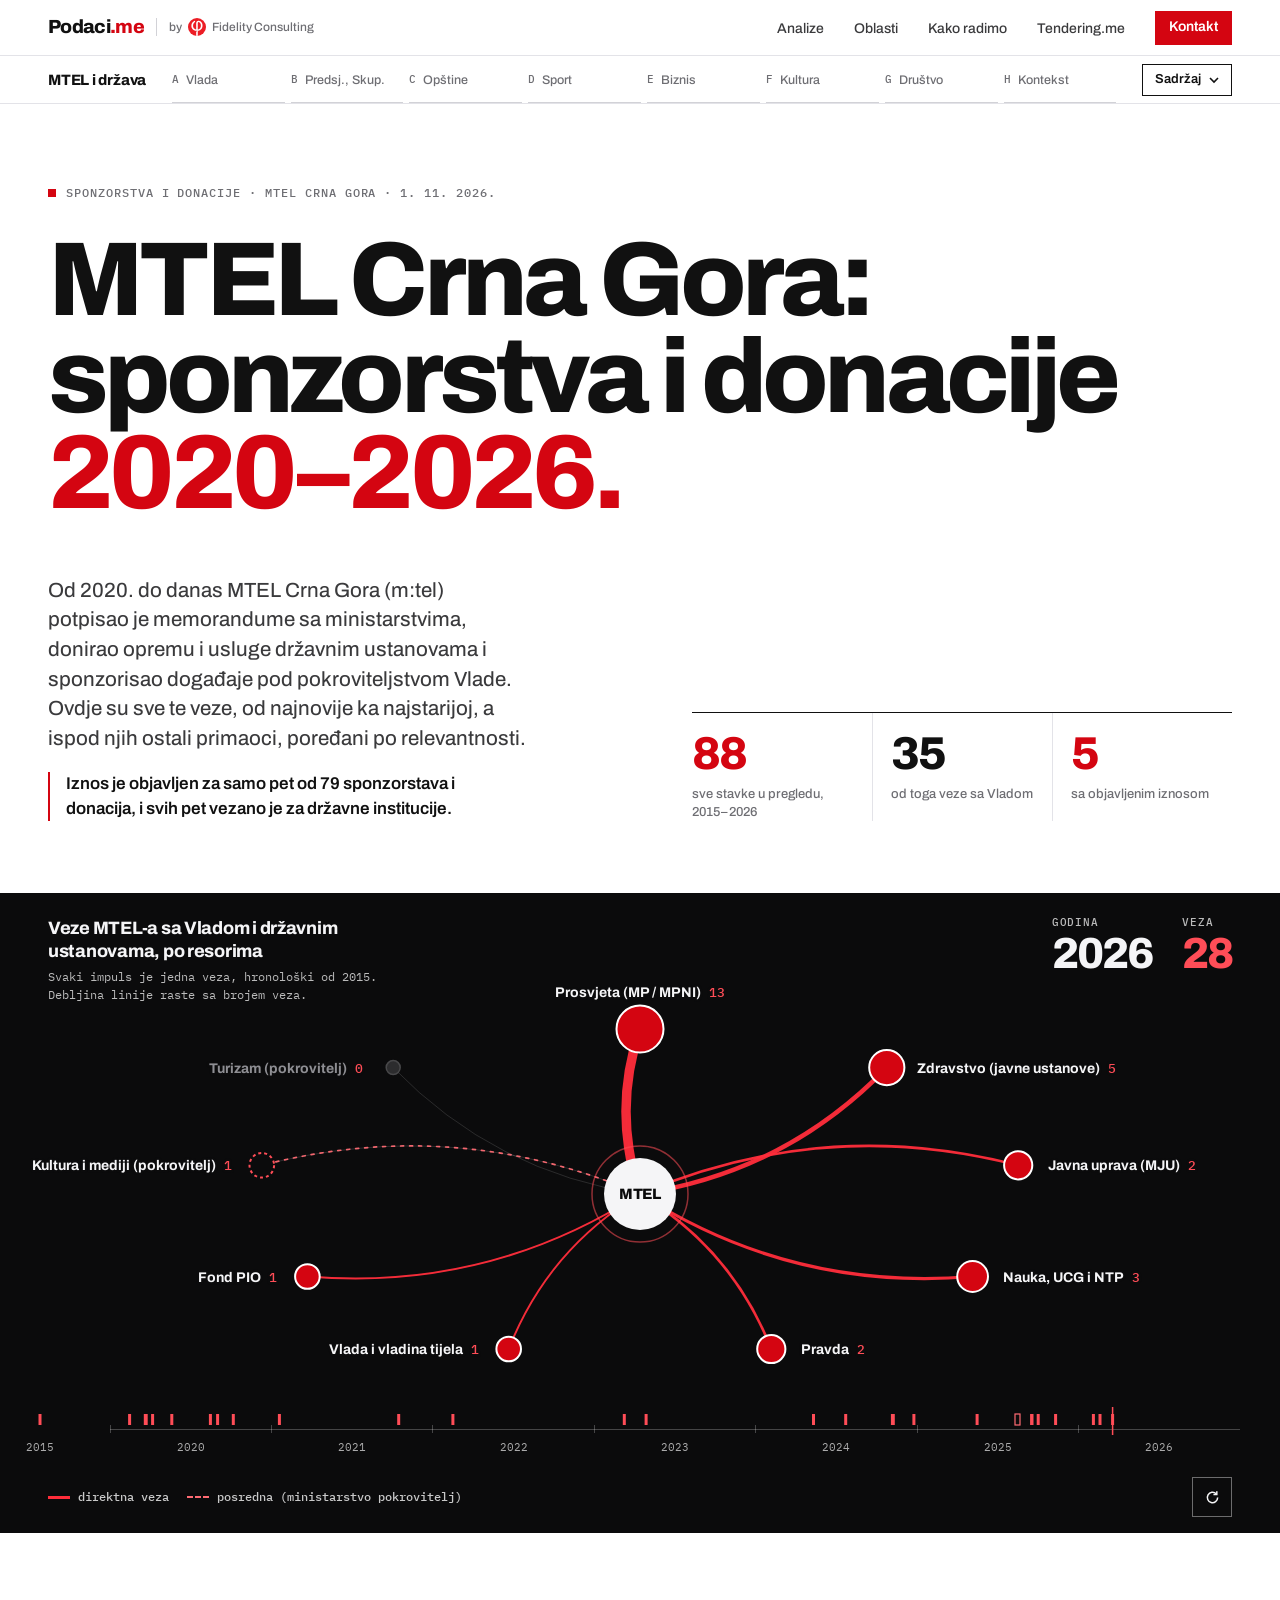
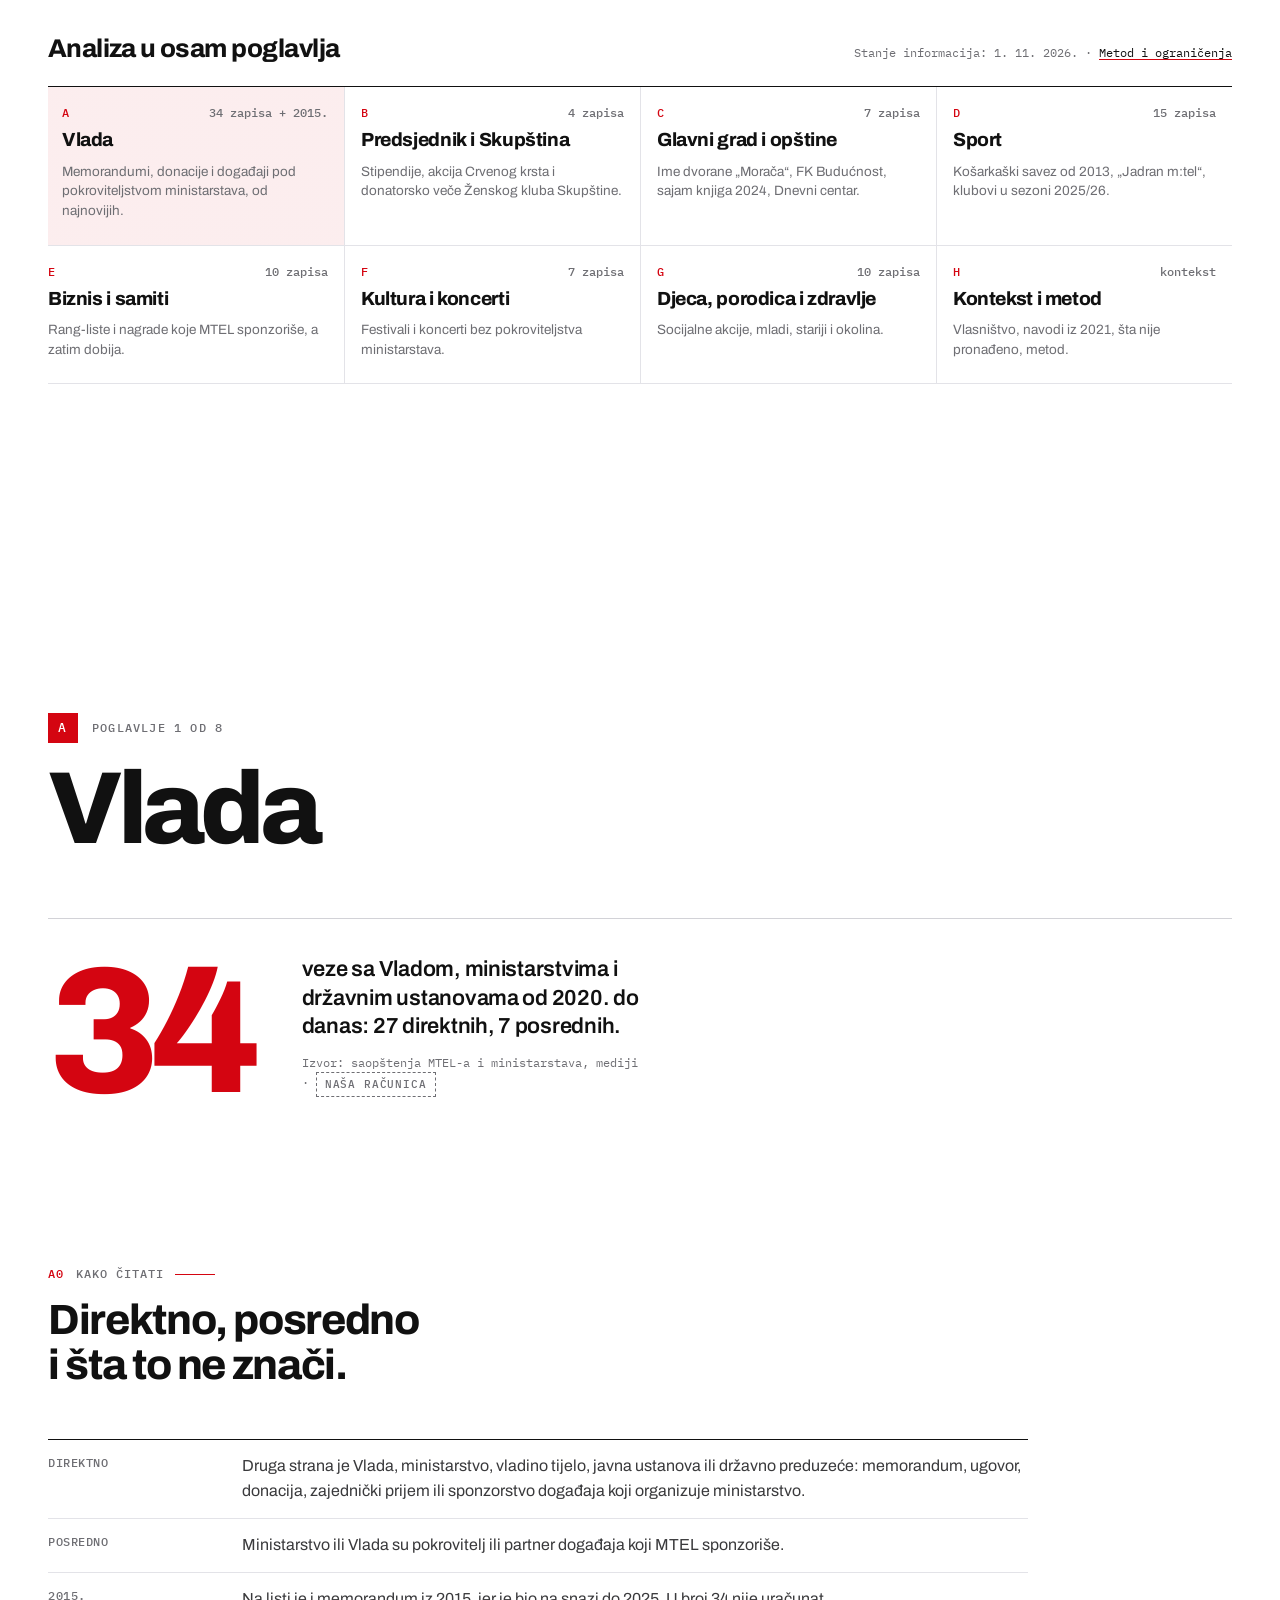
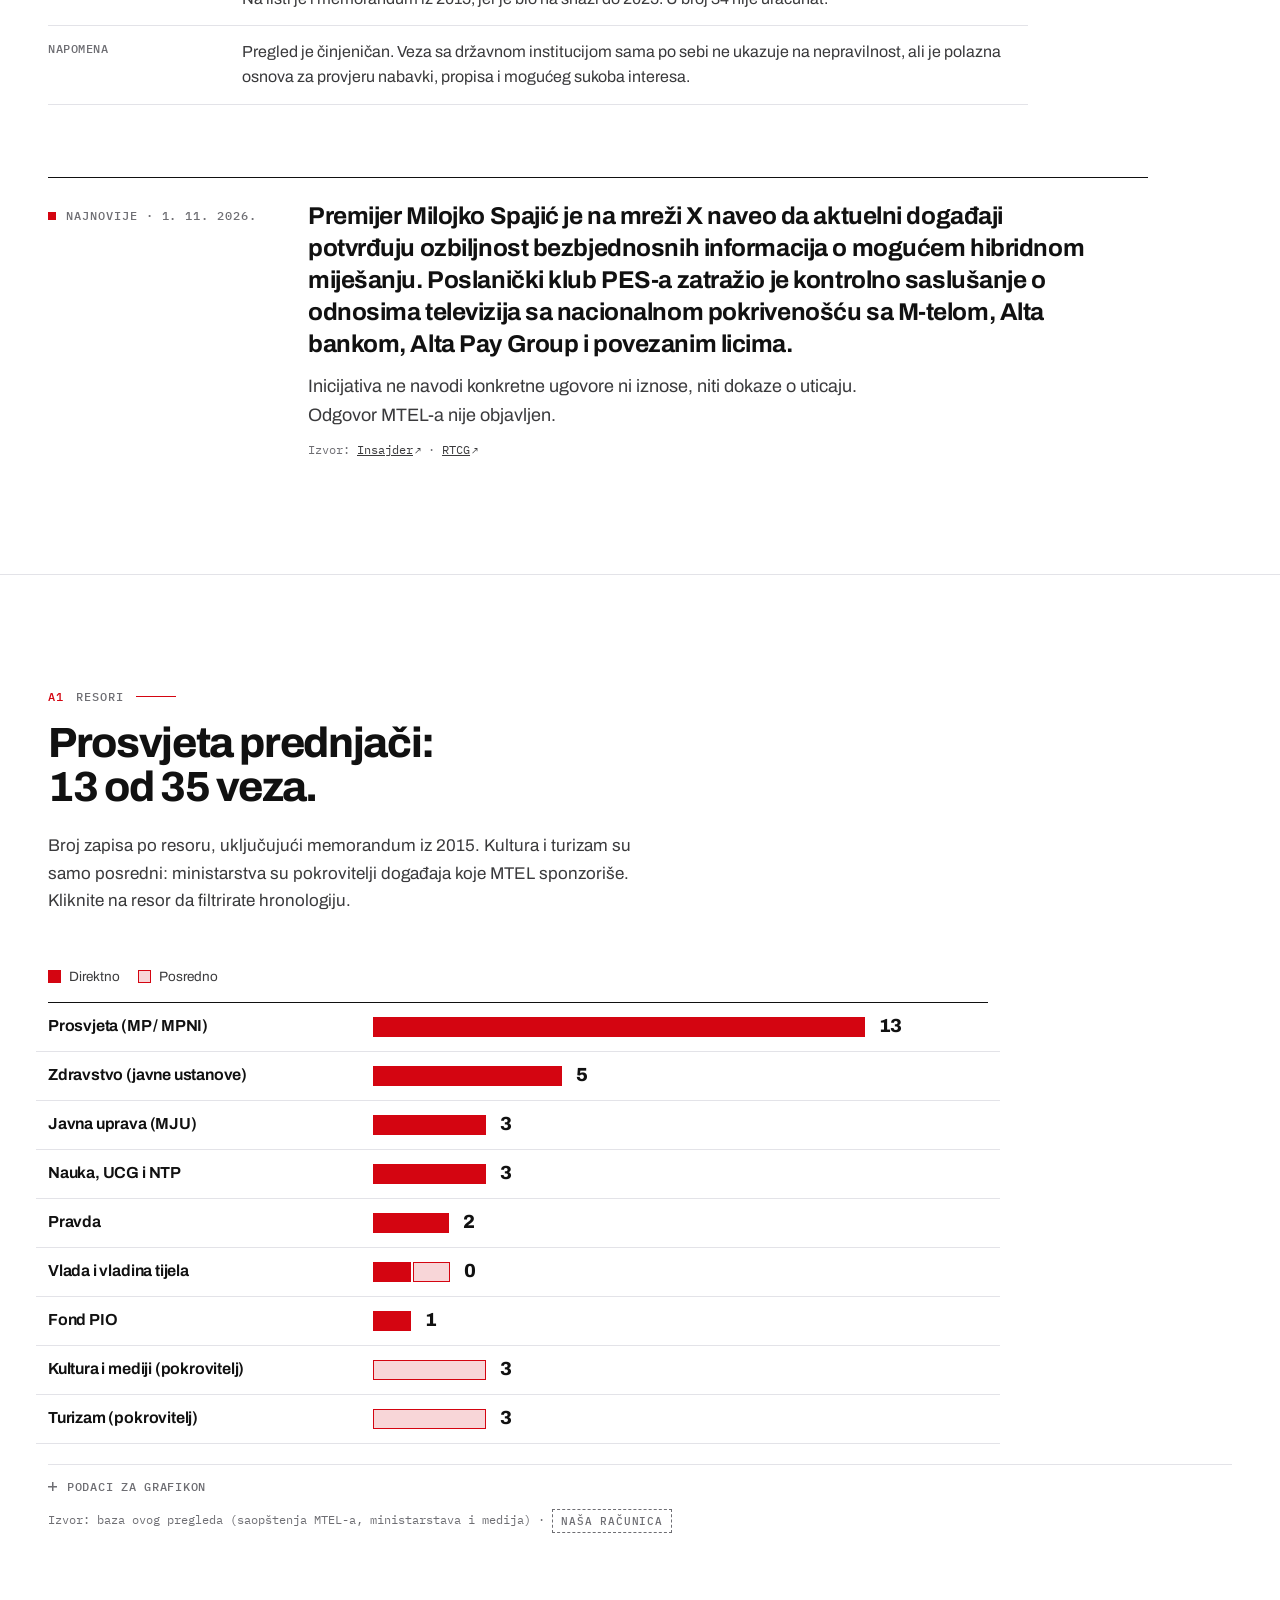
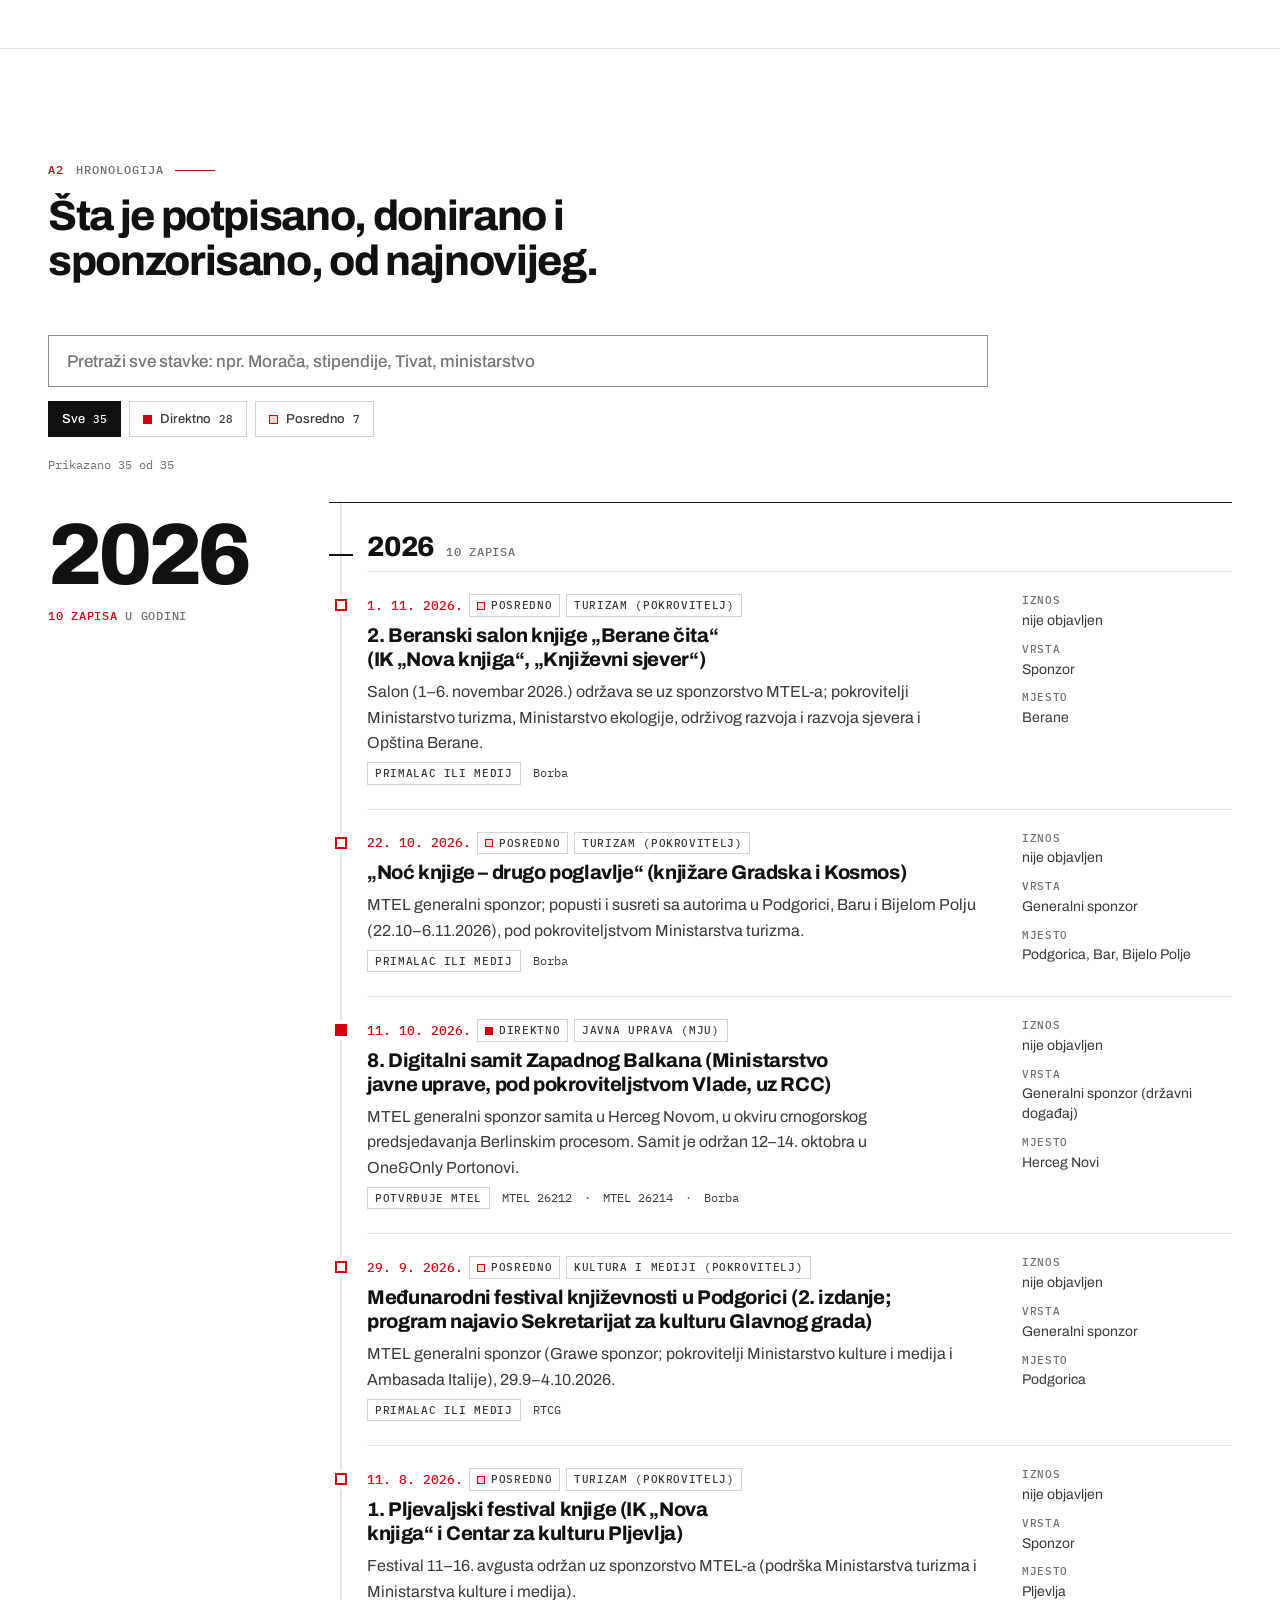
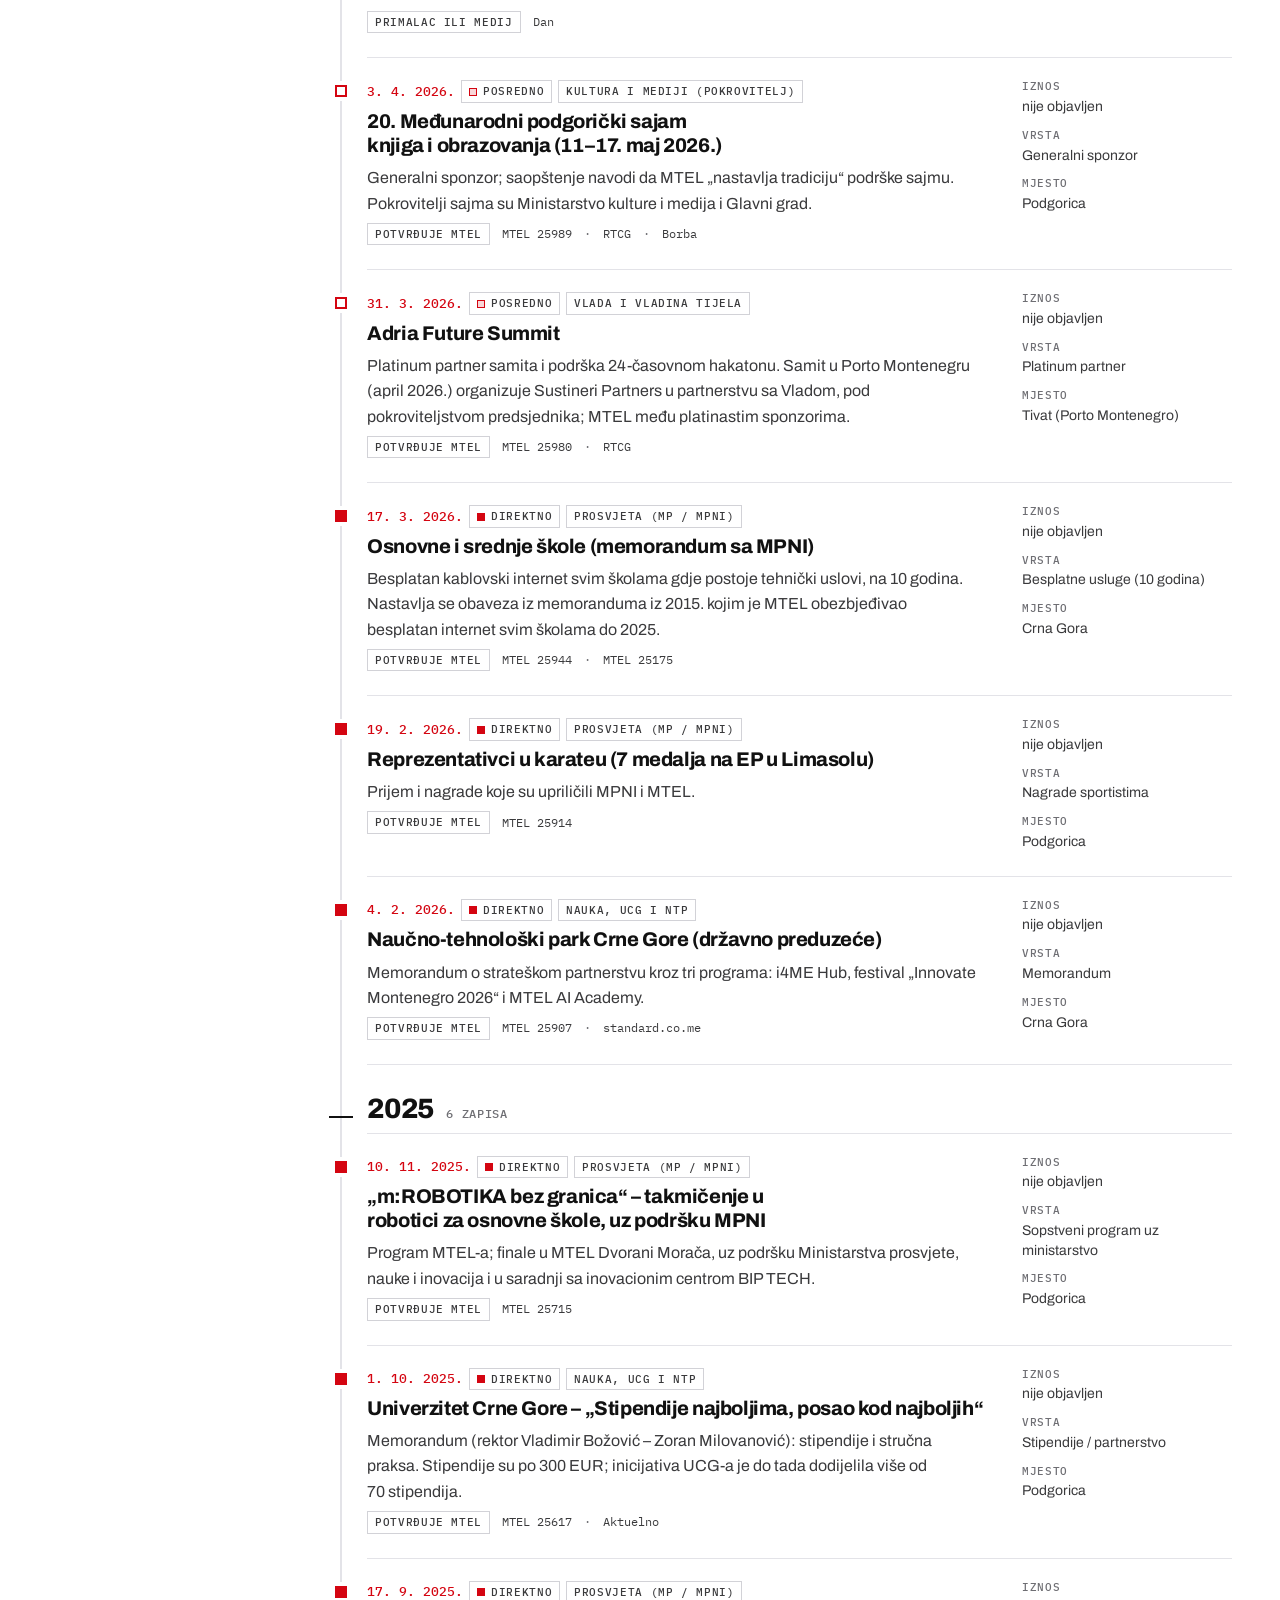
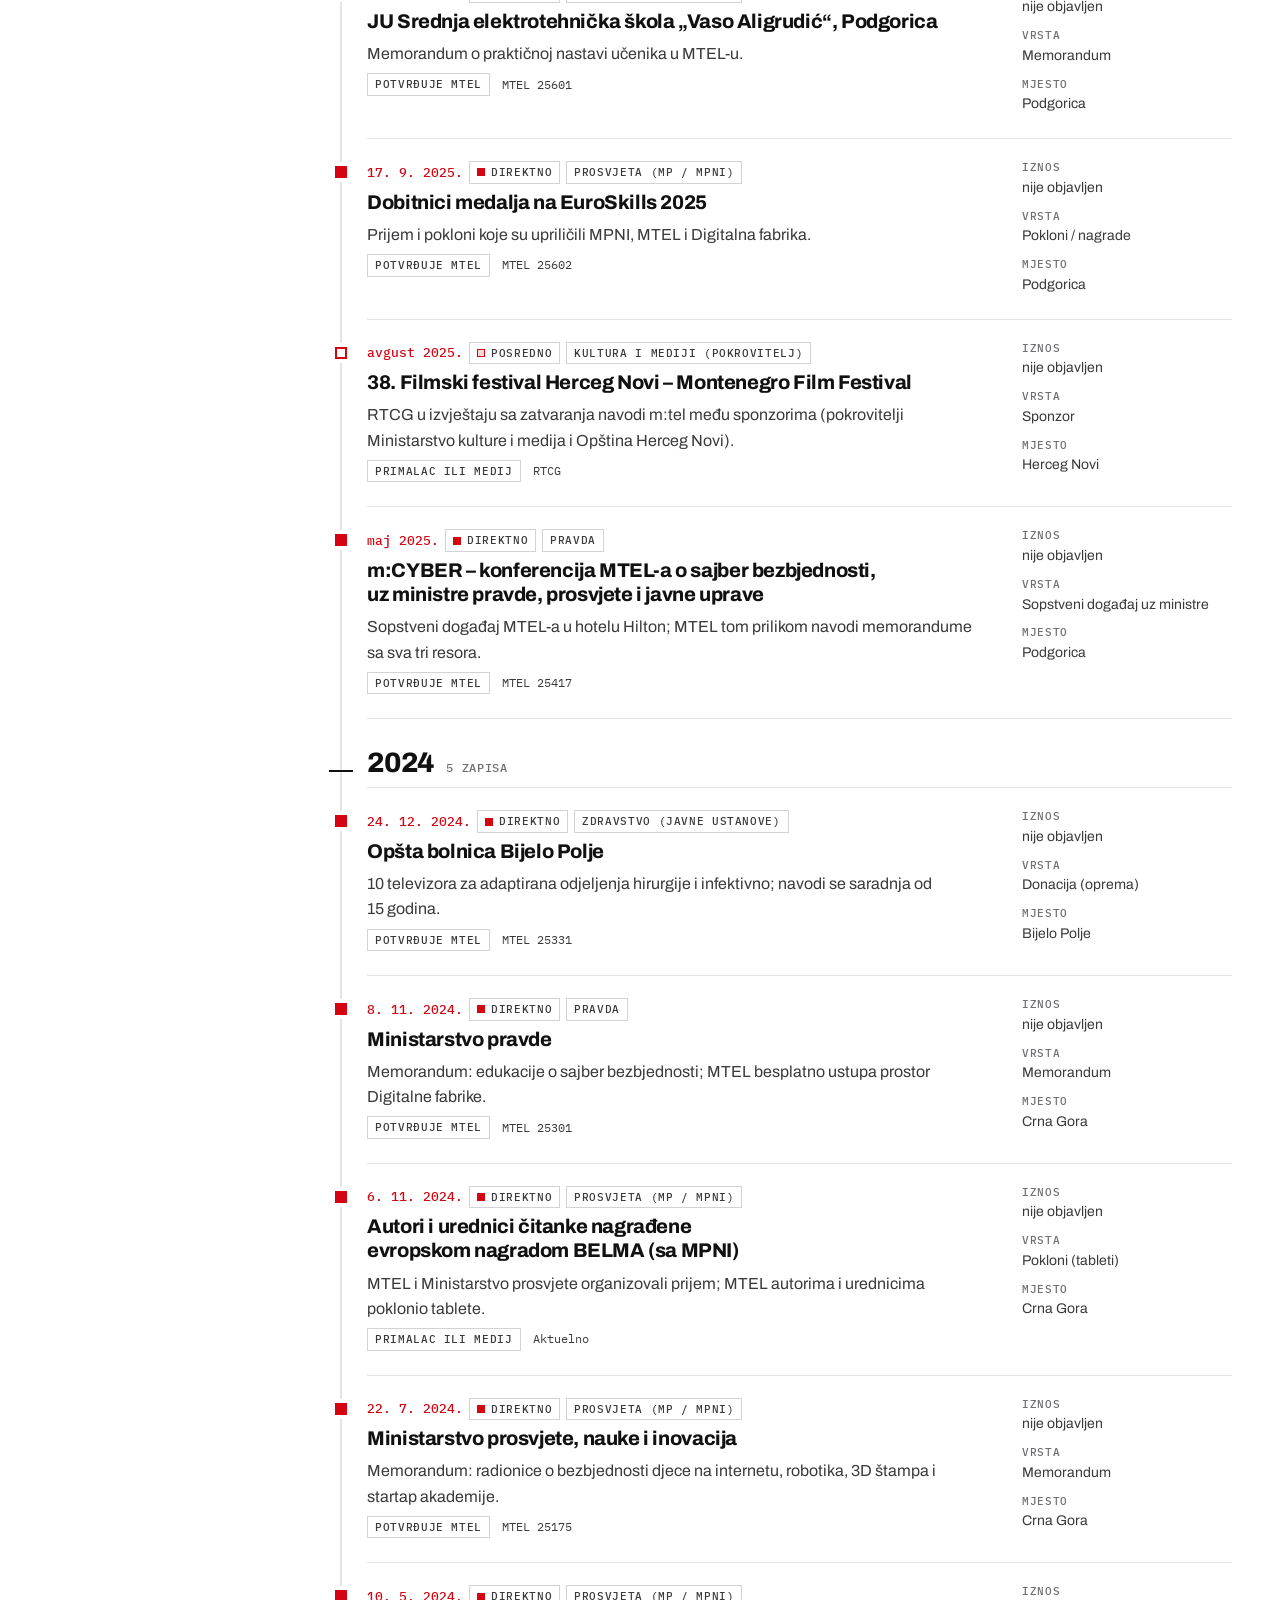
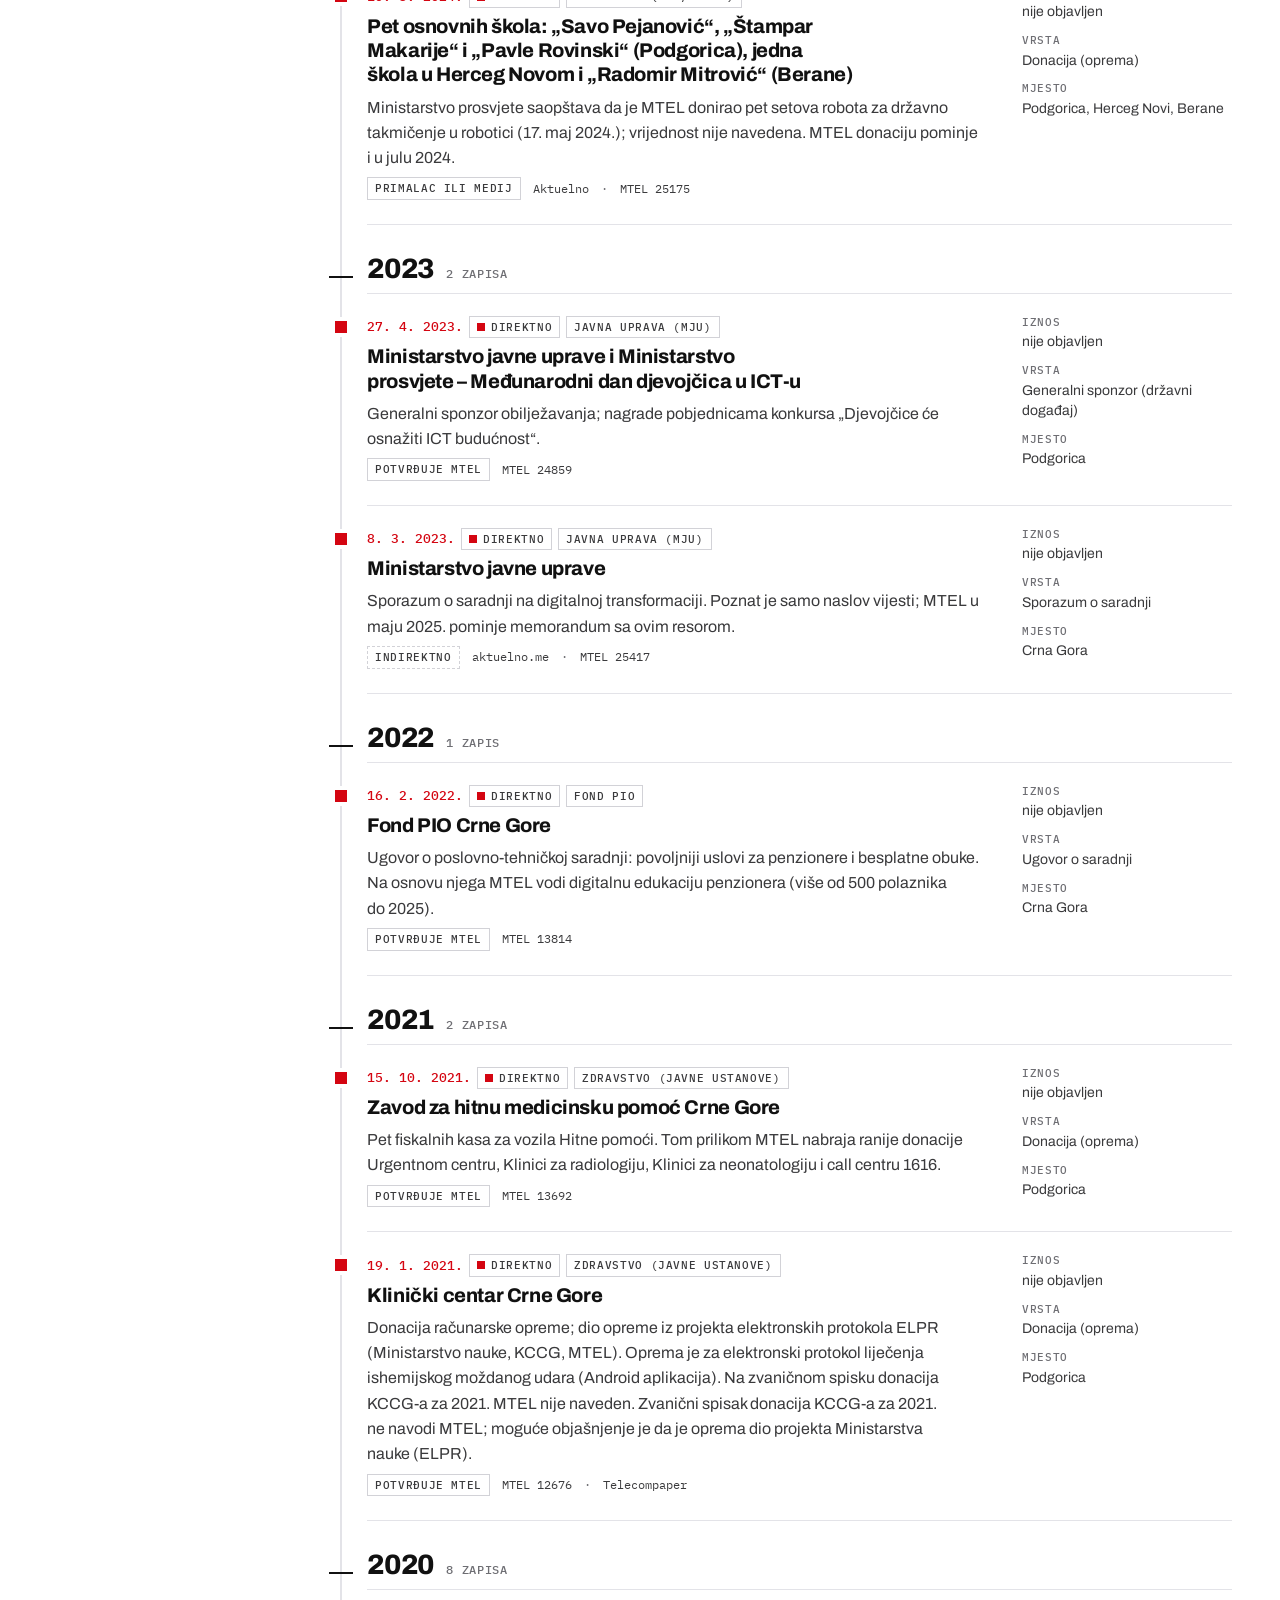
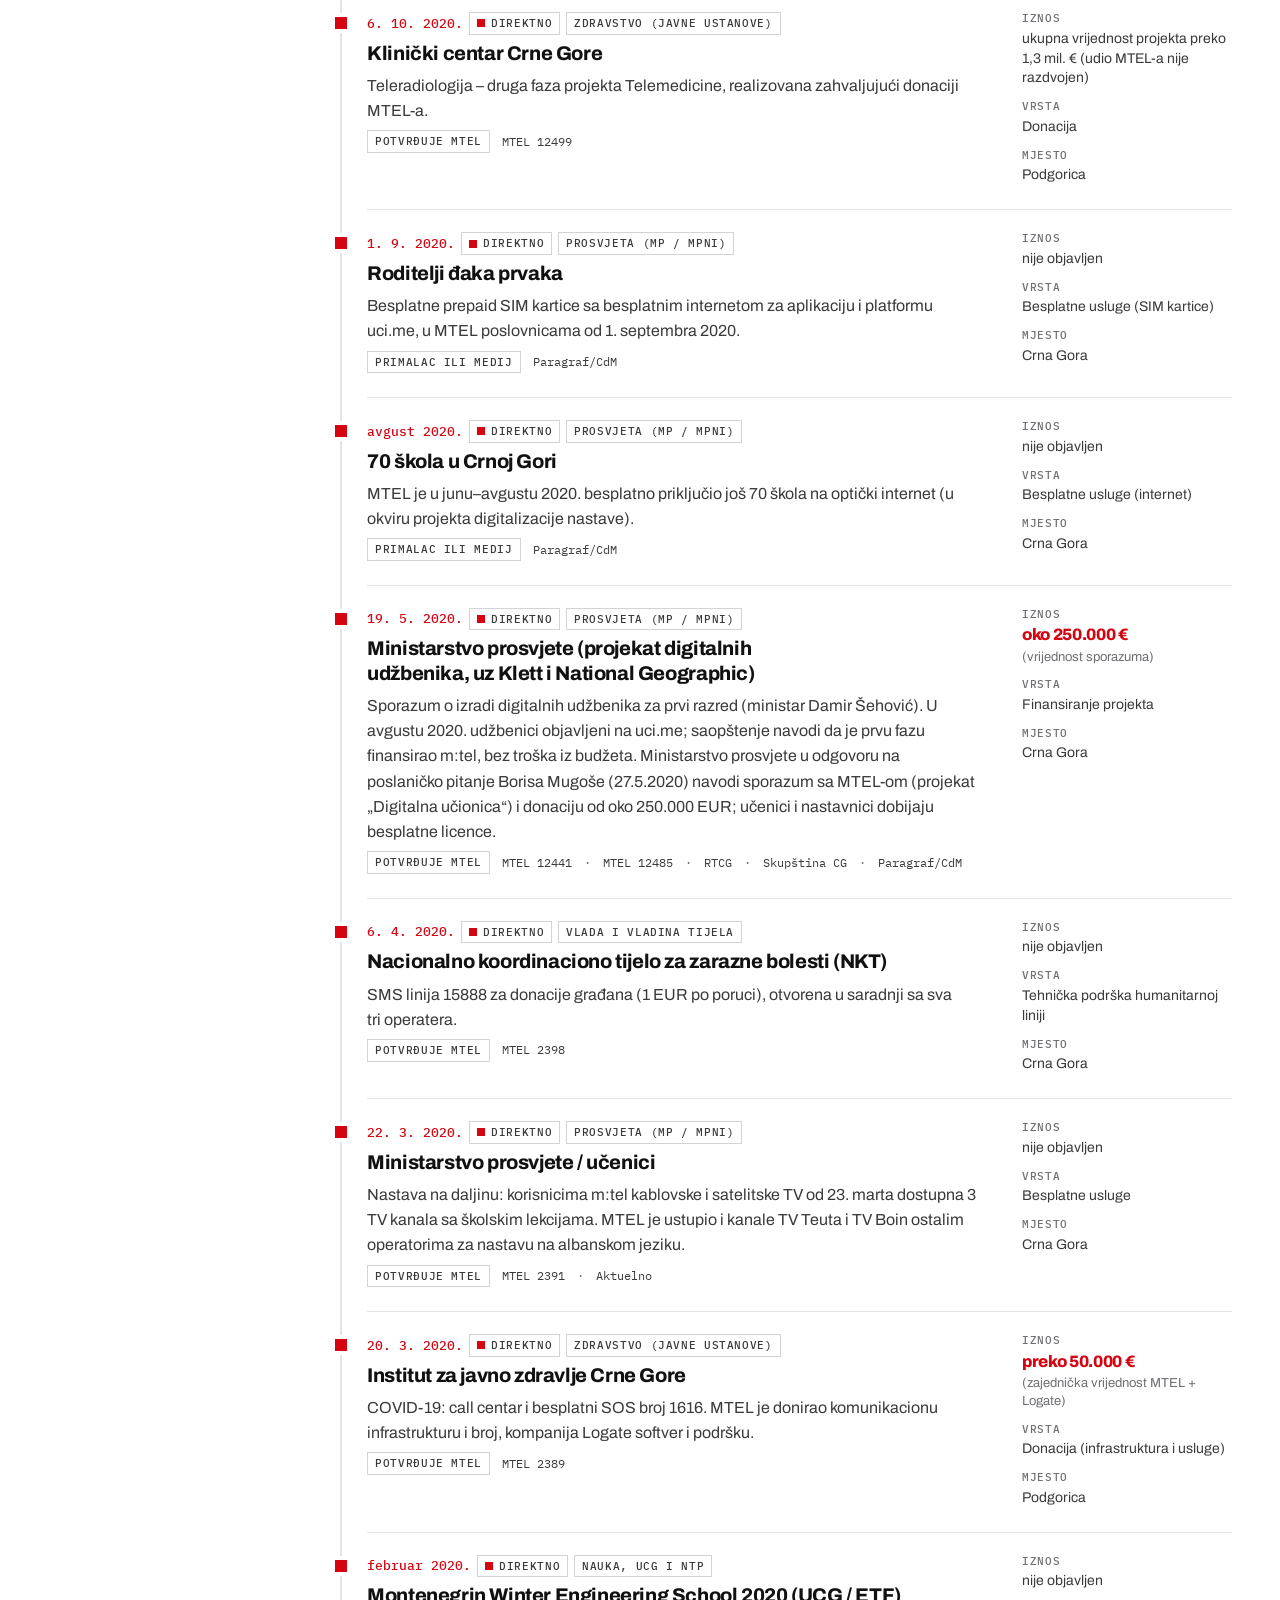
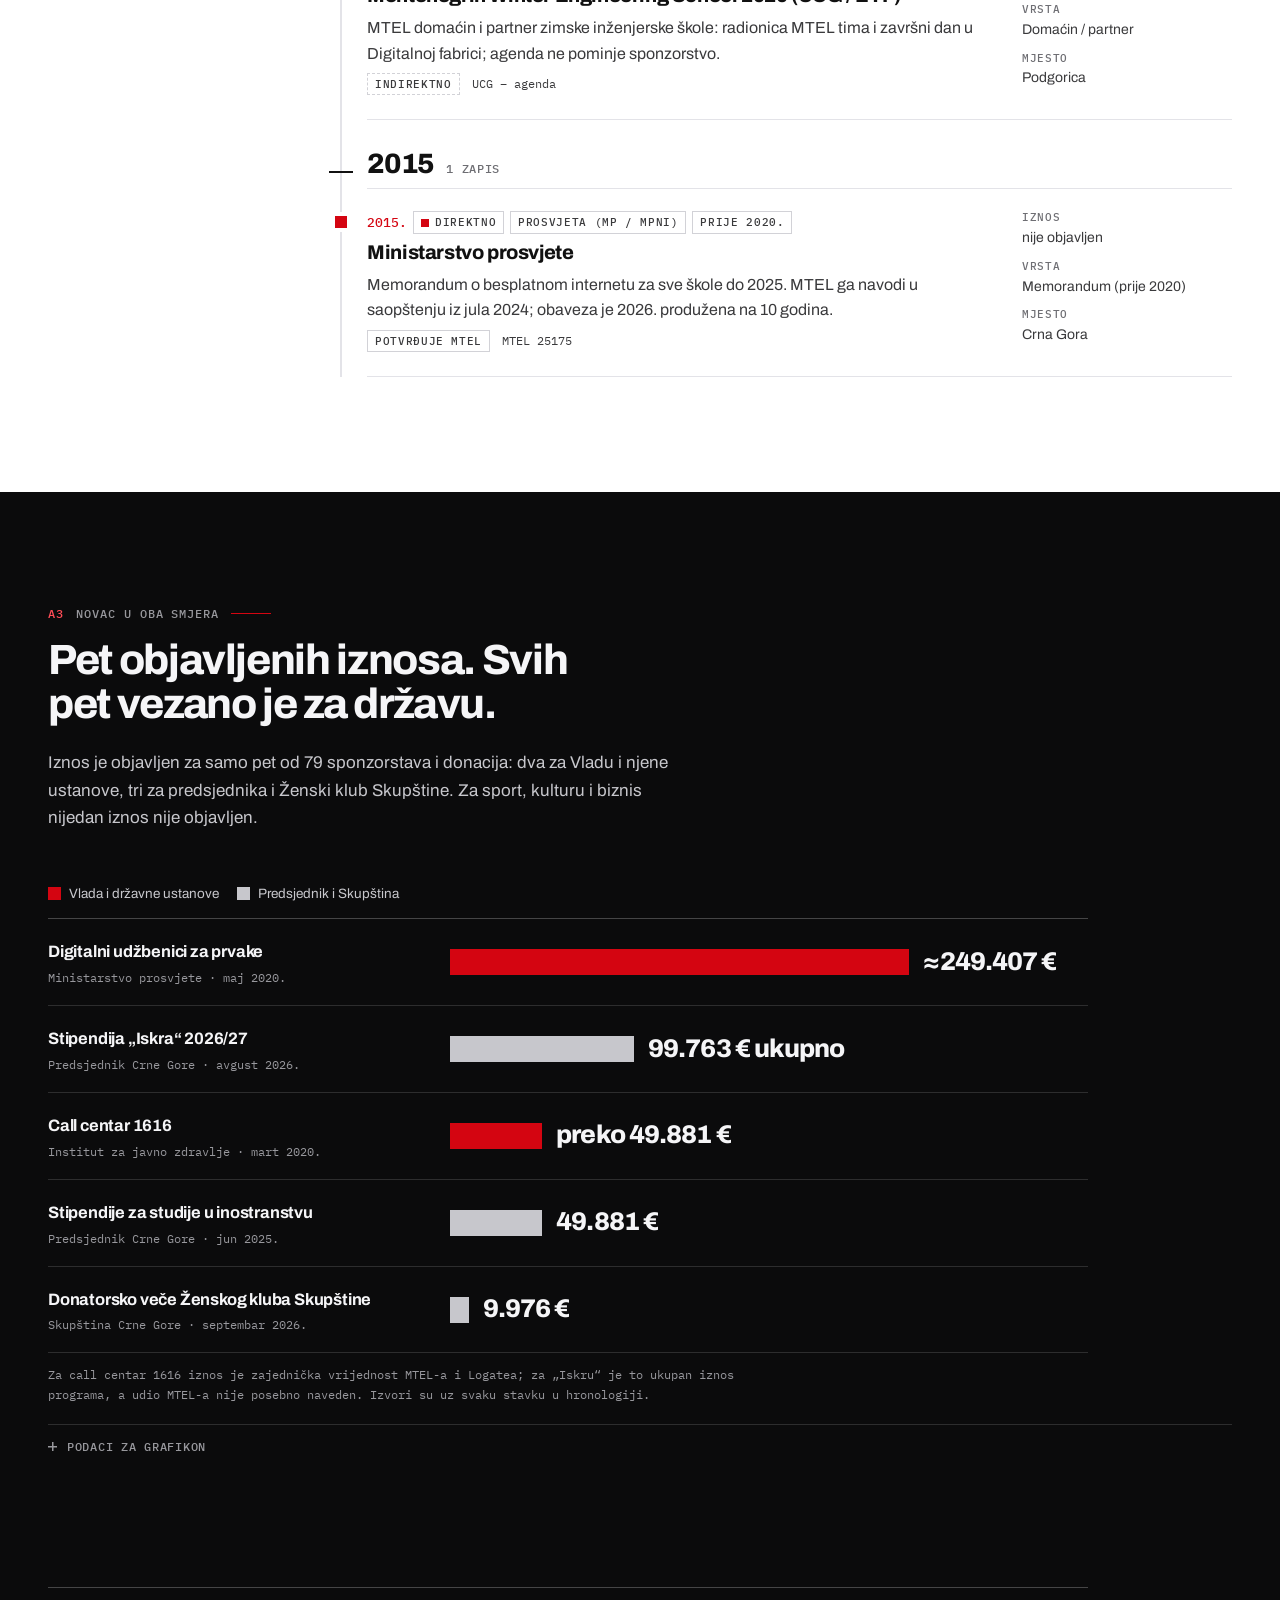
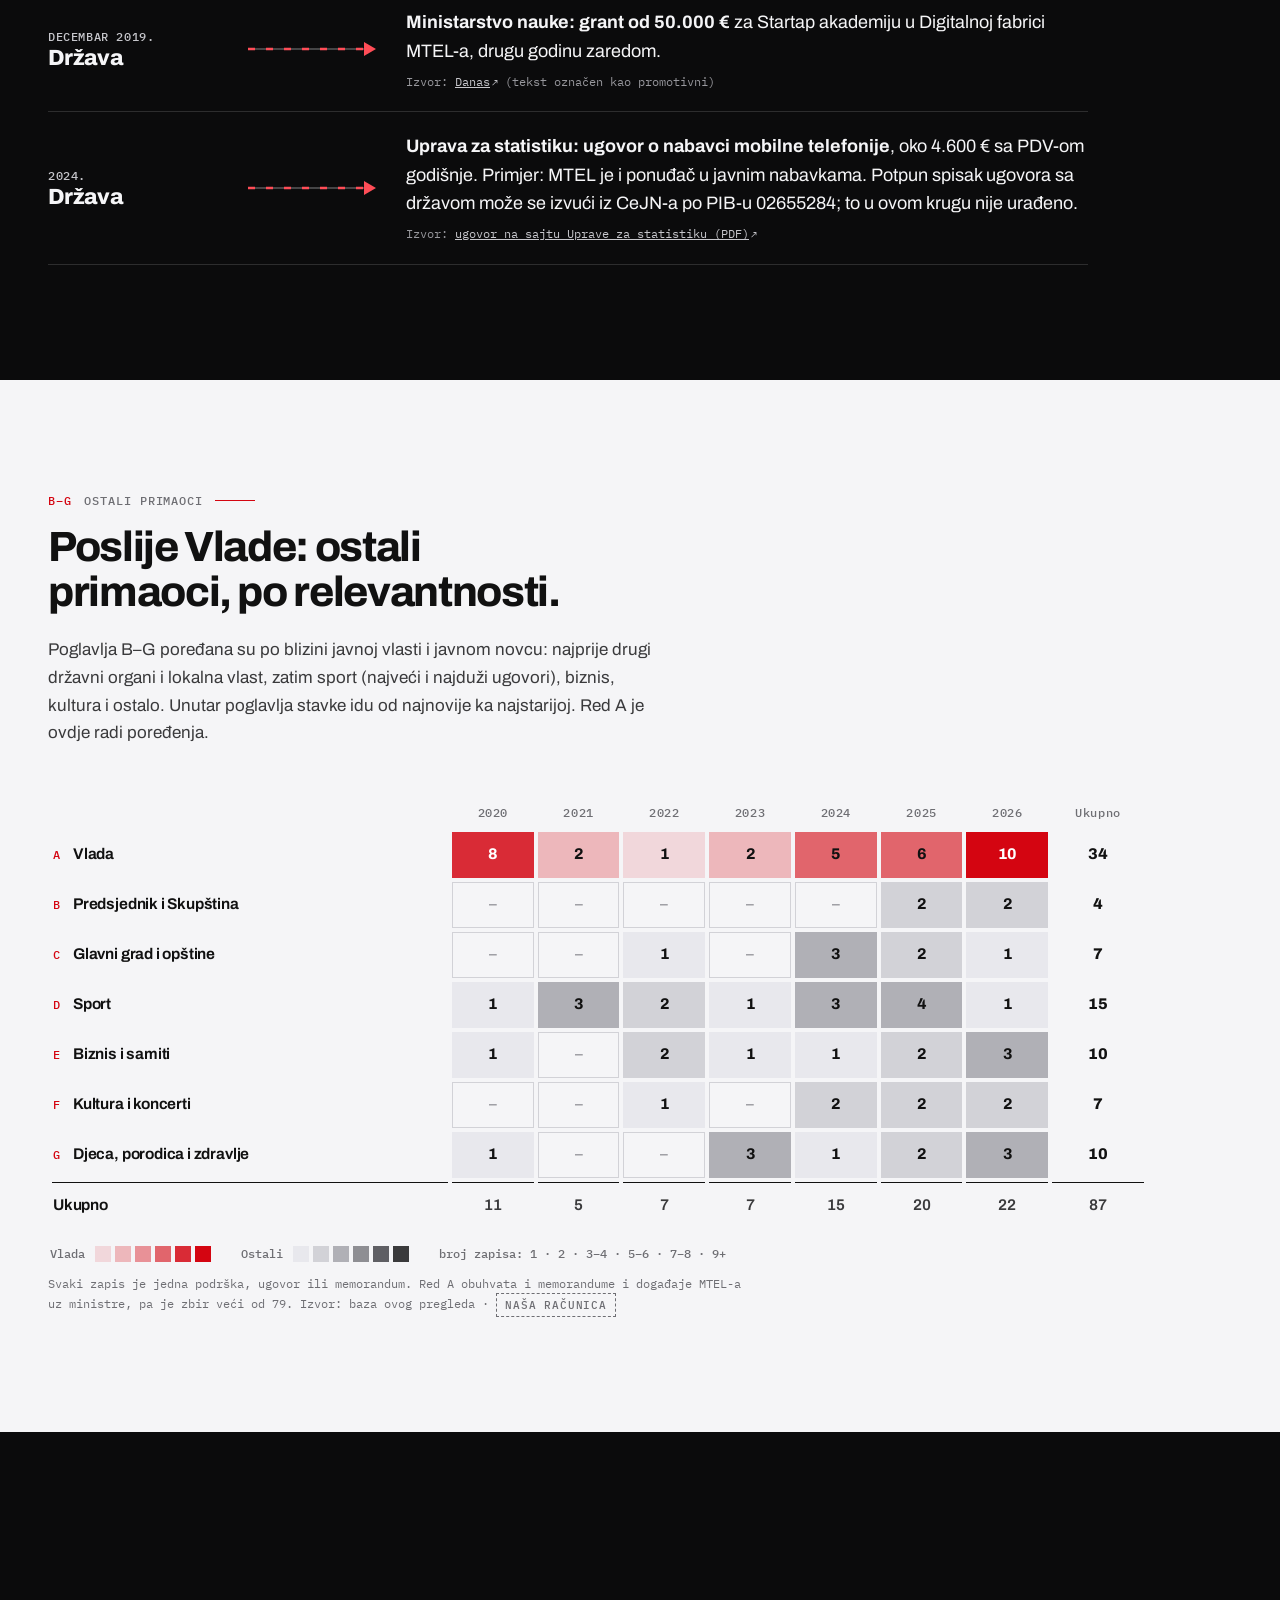
<file: analize/mtel-sponzorstva/index.html>
<!DOCTYPE html>
<html lang="sr-Latn-ME">
<head>
<meta charset="utf-8">
<meta name="viewport" content="width=device-width, initial-scale=1, viewport-fit=cover">
<title>MTEL Crna Gora: sponzorstva i donacije 2020–2026 — Podaci.me</title>
<meta name="description" content="Sve što je MTEL Crna Gora sponzorisao, donirao i potpisao sa državom od 2020: 88 stavki, prvo veze sa Vladom, pa ostali primaoci po relevantnosti. Iznos objavljen za pet.">
<link rel="canonical" href="https://www.podaci.me/analize/mtel-sponzorstva/">
<meta name="theme-color" content="#ffffff">
<meta property="og:type" content="article">
<meta property="og:site_name" content="Podaci.me">
<meta property="og:url" content="https://www.podaci.me/analize/mtel-sponzorstva/">
<meta property="og:title" content="MTEL Crna Gora: sponzorstva i donacije 2020–2026 — Podaci.me">
<meta property="og:description" content="Sve što je MTEL Crna Gora sponzorisao, donirao i potpisao sa državom od 2020: 88 stavki, prvo veze sa Vladom, pa ostali primaoci po relevantnosti. Iznos objavljen za pet.">
<meta property="og:image" content="https://www.podaci.me/og-mtel-sponzorstva.png">
<meta property="og:image:width" content="1200">
<meta property="og:image:height" content="630">
<meta property="og:locale" content="sr_ME">
<meta property="article:published_time" content="2026-11-02">
<meta name="twitter:card" content="summary_large_image">
<meta name="twitter:image" content="https://www.podaci.me/og-mtel-sponzorstva.png">
<link rel="icon" href="/favicon.svg" type="image/svg+xml">
<script type="application/ld+json">{"@context":"https://schema.org","@type":"Article","headline":"MTEL Crna Gora: sponzorstva i donacije 2020–2026","description":"Sve što je MTEL Crna Gora sponzorisao, donirao i potpisao sa državom od 2020: 88 stavki, prvo veze sa Vladom, pa ostali primaoci po relevantnosti. Iznos objavljen za pet.","datePublished":"2026-11-02","inLanguage":"sr-Latn-ME","image":"https://www.podaci.me/og-mtel-sponzorstva.png","mainEntityOfPage":"https://www.podaci.me/analize/mtel-sponzorstva/","author":{"@type":"Organization","name":"Podaci.me"},"publisher":{"@type":"Organization","name":"Podaci.me"}}</script>
<link rel="preconnect" href="https://fonts.googleapis.com">
<link rel="preconnect" href="https://fonts.gstatic.com" crossorigin>
<link rel="stylesheet" href="https://fonts.googleapis.com/css2?family=Archivo:wght@400..800&family=IBM+Plex+Mono:wght@400;500&display=swap">
<style>:root{padding-top:env(safe-area-inset-top,0px);padding-bottom:env(safe-area-inset-bottom,0px)}</style>
<style>
/* Podaci.me — design system v2
   White page, black type, one red. Red marks the gap between what was promised and what exists.
   Shared by every page; page-specific scenes live next to the page (e.g. analize/velje-brdo/story.css). */

:root{
  --white:#fff; --paper:#f5f5f7; --night:#0b0b0c;
  --ink:#111111; --ink-2:#3a3a3c; --muted:#6e6e73; --faint:#8e8e93;
  --hair:#e3e3e8; --hair-2:#d2d2d7;
  --accent:#d40511; --accent-hover:#b00410; --accent-text:#d40511; --accent-wash:rgba(212,5,17,.07); --accent-soft:rgba(212,5,17,.16);
  --n1:#e8e8ed; --n2:#c7c7cc; --n3:#8e8e93; --n4:#48484a;
  --bg:var(--white); --card:#fff;
  --f-sans:"Archivo",-apple-system,BlinkMacSystemFont,"Segoe UI",Roboto,"Helvetica Neue",Arial,sans-serif;
  --f-mono:"IBM Plex Mono",ui-monospace,SFMono-Regular,Menlo,Consolas,monospace;
  --ease:cubic-bezier(.16,1,.3,1); --ease-io:cubic-bezier(.65,0,.35,1);
  --wrap:1280px; --text:680px;
  --gx:max(20px, min(4vw, 48px));
  --nav-h:56px; --local-h:48px;
  --sec:clamp(88px, 11vw, 168px);
  color-scheme:light;
}
.tone-paper{--bg:var(--paper);--card:#fff;background:var(--paper)}
.tone-night{
  --bg:var(--night);--card:#151517;
  --ink:#f5f5f7;--ink-2:#c7c7cc;--muted:#98989d;--faint:#7c7c80;
  --hair:rgba(255,255,255,.14);--hair-2:rgba(255,255,255,.24);
  --accent-text:#ff4d57;--accent-wash:rgba(255,77,87,.10);
  --n1:#2c2c2e;--n2:#48484a;--n3:#8e8e93;--n4:#d1d1d6;
  background:var(--night);color:var(--ink);color-scheme:dark;
}

/* ---------- base ---------- */
*,*::before,*::after{box-sizing:border-box}
html{-webkit-text-size-adjust:100%;text-size-adjust:100%;scroll-padding-top:calc(var(--nav-h) + 12px)}
html.has-lnav{scroll-padding-top:calc(var(--local-h) + 12px)}
body{margin:0;background:var(--white);color:var(--ink);font:400 17px/1.6 var(--f-sans);-webkit-font-smoothing:antialiased;-moz-osx-font-smoothing:grayscale;text-rendering:optimizeLegibility;overflow-x:clip}
@media (min-width:768px){body{font-size:18px}}
img,svg,picture,video{display:block;max-width:100%}
img{height:auto}
a{color:inherit}
p{margin:0}
h1,h2,h3,h4{margin:0;font-weight:800}
button{font:inherit;color:inherit}
::selection{background:var(--accent-soft)}
:focus{outline:none}
:focus-visible{outline:2px solid var(--accent);outline-offset:3px}
.tone-night :focus-visible{outline-color:#fff}
[hidden]{display:none !important}

.skip{position:absolute;left:16px;top:-80px;z-index:100;background:var(--ink);color:#fff;padding:12px 16px;font-weight:600;text-decoration:none}
.skip:focus{top:12px}
.vh{position:absolute !important;width:1px;height:1px;padding:0;margin:-1px;overflow:hidden;clip:rect(0 0 0 0);white-space:nowrap;border:0}

.wrap{max-width:var(--wrap);margin-inline:auto;padding-left:max(16px, env(safe-area-inset-left, 0px), var(--gx));padding-right:max(16px, env(safe-area-inset-right, 0px), var(--gx))}
.wrap-text{max-width:calc(var(--text) + 2 * var(--gx));margin-inline:auto;padding-inline:var(--gx)}
.sec{padding-block:var(--sec)}
.rule{border:0;border-top:1px solid var(--hair);margin:0}

/* links in running text: hairline that grows on hover */
.lnk,.prose a{color:var(--ink);text-decoration:none;background:linear-gradient(var(--accent),var(--accent)) 0 100%/100% 1px no-repeat;transition:background-size .4s var(--ease),color .2s}
.lnk:hover,.prose a:hover{color:var(--accent-text);background-size:100% 2px}
.ext::after{content:"↗";display:inline-block;margin-left:.2em;font-size:.85em;transition:transform .3s var(--ease)}
.ext:hover::after{transform:translate(2px,-2px)}

/* ---------- type ---------- */
.eyebrow{display:flex;align-items:center;gap:10px;font:500 12px/1.3 var(--f-mono);letter-spacing:.08em;text-transform:uppercase;color:var(--muted)}
.eyebrow::before{content:"";width:8px;height:8px;background:var(--accent);flex:none}
.eyebrow.live::before{animation:blink 1.8s steps(1) 2}
.display{font-weight:800;letter-spacing:-.045em;line-height:.92;text-wrap:balance}
.d-xxl{font-size:clamp(84px,17vw,240px);letter-spacing:-.06em;line-height:.84}
.d-xl{font-size:clamp(50px,8.6vw,136px)}
.d-l{font-size:clamp(40px,5.6vw,84px);letter-spacing:-.042em;line-height:.96}
.h-sec{font-size:clamp(34px,4.6vw,64px);font-weight:800;letter-spacing:-.04em;line-height:1;text-wrap:balance}
.h-scene{font-size:clamp(28px,3.3vw,46px);font-weight:750;letter-spacing:-.032em;line-height:1.06;text-wrap:balance;max-width:24ch}
.h-sub{font-size:clamp(20px,1.7vw,24px);font-weight:750;letter-spacing:-.02em;line-height:1.2}
.lede{font-size:clamp(19px,1.6vw,23px);line-height:1.45;font-weight:450;color:var(--ink-2);text-wrap:pretty}
.dek{font-size:clamp(17px,1.25vw,19px);line-height:1.62;color:var(--ink-2);max-width:62ch;text-wrap:pretty}
.dek strong,.lede strong{color:var(--accent-text);font-weight:700}
.prose p+p{margin-top:1em}
.meta,.src{font:400 12px/1.6 var(--f-mono);color:var(--muted)}
.src{max-width:100ch}
.src b{font-weight:500;color:var(--ink-2)}
.tnum{font-variant-numeric:tabular-nums}
.red{color:var(--accent-text)}

/* ---------- global header ---------- */
.gh{position:sticky;top:0;z-index:60;height:var(--nav-h);background:rgba(255,255,255,.84);-webkit-backdrop-filter:saturate(180%) blur(18px);backdrop-filter:saturate(180%) blur(18px);border-bottom:1px solid var(--hair)}
.gh--flow{position:relative}
.gh .wrap{height:100%;display:flex;align-items:center;justify-content:space-between;gap:24px}
.brand{display:inline-flex;align-items:center;gap:12px;color:var(--ink);text-decoration:none;flex:none}
.brand .logo{font-size:19px;font-weight:800;letter-spacing:-.035em}
.brand .logo span{color:var(--accent)}
.brand .by{display:inline-flex;align-items:center;gap:6px;font-size:12px;font-weight:500;color:var(--muted);padding-left:12px;border-left:1px solid var(--hair-2);line-height:1;white-space:nowrap}
.brand .by img{width:18px;height:18px}
.gh nav ul{display:flex;align-items:center;gap:30px;list-style:none;margin:0;padding:0}
.gh nav a{font-size:14px;font-weight:500;color:var(--ink-2);text-decoration:none;transition:color .2s;padding:6px 0}
.gh nav a:hover,.gh nav a[aria-current="page"]{color:var(--ink)}
.gh nav a.cta{display:inline-flex;align-items:center;min-height:34px;padding:0 14px;background:var(--accent);color:#fff;font-weight:600;transition:background .2s}
.gh nav a.cta:hover{background:var(--ink);color:#fff}
.menu-btn{display:none;align-items:center;gap:10px;min-height:40px;padding:0 4px;background:none;border:0;font-size:14px;font-weight:600;cursor:pointer}
.menu-btn i{position:relative;width:18px;height:10px;display:inline-block}
.menu-btn i::before,.menu-btn i::after{content:"";position:absolute;left:0;right:0;height:1.5px;background:currentColor;transition:transform .35s var(--ease),top .35s var(--ease)}
.menu-btn i::before{top:0}.menu-btn i::after{top:8px}
.menu-btn[aria-expanded="true"] i::before{top:4px;transform:rotate(45deg)}
.menu-btn[aria-expanded="true"] i::after{top:4px;transform:rotate(-45deg)}
@media (max-width:880px){
  .menu-btn{display:inline-flex}
  .gh nav{position:fixed;left:0;right:0;top:var(--nav-h);height:calc(100svh - var(--nav-h));background:#fff;padding:12px var(--gx) 40px;overflow:auto;opacity:0;visibility:hidden;transform:translateY(-8px);transition:opacity .3s var(--ease),transform .4s var(--ease),visibility 0s .4s}
  .gh--flow nav{position:absolute;top:100%}
  .gh nav.is-open{opacity:1;visibility:visible;transform:none;transition:opacity .3s var(--ease),transform .4s var(--ease)}
  .gh nav ul{flex-direction:column;align-items:stretch;gap:0}
  .gh nav li{border-bottom:1px solid var(--hair)}
  .gh nav a{display:block;padding:18px 0;font-size:28px;font-weight:700;letter-spacing:-.025em;color:var(--ink)}
  .gh nav a.cta{display:inline-flex;margin-top:24px;min-height:52px;padding:0 22px;font-size:17px}
  .gh nav li:last-child{border:0}
}
@media (max-width:440px){.brand .byw{display:none}.brand{gap:9px}.brand .by{padding-left:9px;font-size:11px}}
/* the smallest phones (and 400% zoom): keep the Fidelity mark, drop its wordmark; the link keeps its full name */
@media (max-width:360px){.gh .wrap{gap:12px}.brand .by>span:last-child{display:none}}
.brand{min-width:0}
html.menu-open{overflow:hidden}

/* ---------- buttons ---------- */
.btn{--b:var(--ink);--fill:var(--ink);--on:#fff;position:relative;isolation:isolate;overflow:hidden;display:inline-flex;align-items:center;justify-content:center;gap:12px;min-height:50px;padding:0 24px;font:600 15px/1 var(--f-sans);letter-spacing:.005em;color:var(--ink);background:transparent;border:1.5px solid var(--b);text-decoration:none;cursor:pointer;transition:color .4s var(--ease),border-color .4s}
.btn::before{content:"";position:absolute;inset:0;z-index:-1;background:var(--fill);transform:scaleX(0);transform-origin:left;transition:transform .55s var(--ease)}
.btn:hover{color:var(--on)}
.btn:hover::before{transform:scaleX(1)}
.btn .arr{transition:transform .45s var(--ease)}
.btn:hover .arr{transform:translateX(5px)}
.btn--red{--b:var(--accent);background:var(--accent);color:#fff}
.btn--red:hover{--b:var(--ink)}
.tone-night .btn{--b:#f5f5f7;--fill:#f5f5f7;--on:#0b0b0c;color:#f5f5f7}
.tone-night .btn--red{--b:var(--accent);background:var(--accent);color:#fff}
.btns{display:flex;flex-wrap:wrap;gap:12px}
.chip-btn{display:inline-flex;align-items:center;gap:8px;min-height:36px;padding:0 13px;font:500 13px/1 var(--f-sans);color:var(--ink-2);background:transparent;border:1px solid var(--hair-2);cursor:pointer;transition:background .2s,border-color .2s,color .2s}
.chip-btn:hover{border-color:var(--ink);color:var(--ink)}
.chip-btn[aria-pressed="true"]{background:var(--ink);border-color:var(--ink);color:var(--bg)}
.chip-btn .n{font:500 11px/1 var(--f-mono)}
.icon-btn{display:inline-grid;place-items:center;width:40px;height:40px;padding:0;border:1px solid var(--hair-2);background:transparent;color:var(--ink);cursor:pointer;transition:background .2s,color .2s,border-color .2s}
.icon-btn:hover{background:var(--ink);color:var(--bg);border-color:var(--ink)}
.icon-btn svg{width:15px;height:15px;transition:transform .6s var(--ease)}
.icon-btn:hover svg{transform:rotate(-220deg)}

/* ---------- badges ---------- */
.badge{display:inline-flex;align-items:center;gap:6px;font:500 10.5px/1 var(--f-mono);letter-spacing:.08em;text-transform:uppercase;padding:6px 8px;border:1px dashed currentColor;color:var(--muted);white-space:nowrap;vertical-align:middle}
.badge--proj{color:var(--accent-text)}

/* ---------- reveal ---------- */
.js [data-reveal]{transition:opacity .9s var(--ease),transform 1.1s var(--ease);transition-delay:var(--d,0ms)}
.js [data-reveal].armed{opacity:0;transform:translate3d(0,28px,0)}
.js [data-reveal="fade"].armed{transform:none}
@keyframes blink{0%,100%{opacity:1}50%{opacity:.2}}
@keyframes zeroIn{0%{transform:scale(1.8);opacity:.2}60%{transform:scale(.95);opacity:1}100%{transform:none;opacity:1}}
.zero-in{display:inline-block;animation:zeroIn .8s var(--ease) both}

/* ---------- tooltip ---------- */
.tip{position:fixed;left:0;top:0;z-index:90;pointer-events:none;max-width:300px;padding:9px 12px 10px;background:#111;color:#f5f5f7;font:500 13px/1.42 var(--f-sans);box-shadow:0 10px 30px rgba(0,0,0,.18);opacity:0;transform:translate3d(0,6px,0);transition:opacity .16s,transform .25s var(--ease)}
.tip.on{opacity:1;transform:none}
.tip.on.hov{pointer-events:auto}
.tip b{display:block;font:500 11px/1.4 var(--f-mono);letter-spacing:.04em;color:#ff8a91;margin-bottom:2px;text-transform:uppercase}
[data-tip]{cursor:default}
svg [data-tip]{cursor:crosshair}

/* ---------- data tables ---------- */
.data{margin-top:20px;border-top:1px solid var(--hair)}
.data>summary{display:inline-flex;align-items:center;gap:10px;min-height:44px;cursor:pointer;list-style:none;font:500 12px/1 var(--f-mono);letter-spacing:.06em;text-transform:uppercase;color:var(--muted);transition:color .2s}
.data>summary::-webkit-details-marker{display:none}
.data>summary::before{content:"";width:9px;height:9px;background:linear-gradient(currentColor,currentColor) center/9px 1.5px no-repeat,linear-gradient(currentColor,currentColor) center/1.5px 9px no-repeat;transition:transform .3s var(--ease)}
.data[open]>summary::before{transform:rotate(45deg)}
.data>summary:hover{color:var(--ink)}
.tscroll{overflow-x:auto;-webkit-overflow-scrolling:touch}
.dtable{width:100%;border-collapse:collapse;font-size:14px;line-height:1.45;margin:4px 0 8px}
.dtable caption{text-align:left;font:500 12px/1.5 var(--f-mono);color:var(--muted);padding-bottom:8px}
.dtable th{font:500 11px/1.3 var(--f-mono);letter-spacing:.05em;text-transform:uppercase;color:var(--muted);text-align:left;padding:8px 14px 8px 0;border-bottom:1px solid var(--ink);vertical-align:bottom}
.dtable td{padding:10px 14px 10px 0;border-bottom:1px solid var(--hair);vertical-align:top}
.dtable .r{text-align:right;font-variant-numeric:tabular-nums;white-space:nowrap}
.dtable tr{transition:background .2s}
.dtable tbody tr:hover{background:var(--accent-wash)}

/* ---------- local nav (analysis chapters) ---------- */
.lnav{position:sticky;top:env(safe-area-inset-top,0px);z-index:50;height:var(--local-h);background:rgba(255,255,255,.86);-webkit-backdrop-filter:saturate(180%) blur(18px);backdrop-filter:saturate(180%) blur(18px);border-bottom:1px solid var(--hair);transition:background .5s var(--ease),border-color .5s,color .5s}
.lnav.is-dark{background:rgba(11,11,12,.82);border-color:rgba(255,255,255,.12);color:#f5f5f7}
.lnav > .wrap{height:100%;display:flex;align-items:center;gap:clamp(12px,2vw,28px)}
.lnav__title{flex:none;font-size:15px;font-weight:750;letter-spacing:-.015em;text-decoration:none;color:inherit;white-space:nowrap}
.lnav__segs{flex:1;min-width:0;height:100%;display:grid;grid-template-columns:repeat(var(--n,7),minmax(0,1fr));gap:6px;list-style:none;margin:0;padding:0}
.lnav__segs a{position:relative;height:100%;display:flex;align-items:center;gap:7px;font-size:12.5px;font-weight:500;color:var(--muted);text-decoration:none;white-space:nowrap;overflow:hidden;transition:color .3s}
.lnav.is-dark .lnav__segs a{color:#98989d}
.lnav__segs a b{font:500 11px/1 var(--f-mono);color:inherit}
.lnav__segs a::after,.lnav__segs a i{content:"";position:absolute;left:0;right:0;bottom:-1px;height:2px}
.lnav__segs a::after{background:var(--hair-2)}
.lnav.is-dark .lnav__segs a::after{background:rgba(255,255,255,.18)}
.lnav__segs a i{z-index:1;background:currentColor;transform:scaleX(var(--p,0));transform-origin:left}
.lnav__segs a:hover{color:var(--ink)}
.lnav.is-dark .lnav__segs a:hover{color:#fff}
.lnav__segs a.is-on{color:var(--ink)}
.lnav.is-dark .lnav__segs a.is-on{color:#fff}
.lnav__segs a.is-on i{background:var(--accent)}
.lnav__now{display:none;flex:1;min-width:0;font-size:14px;font-weight:600;white-space:nowrap;overflow:hidden;text-overflow:ellipsis}
.lnav__now b{font:500 12px var(--f-mono);color:var(--accent-text);margin-right:6px}
.lnav.is-dark .lnav__now b{color:#ff4d57}
.lnav__toc{flex:none;display:inline-flex;align-items:center;gap:8px;min-height:32px;padding:0 12px;font:600 13px/1 var(--f-sans);background:transparent;border:1px solid currentColor;color:inherit;cursor:pointer;transition:background .2s,color .2s}
.lnav__toc:hover,.lnav__toc[aria-expanded="true"]{background:var(--ink);color:#fff;border-color:var(--ink)}
.lnav.is-dark .lnav__toc:hover,.lnav.is-dark .lnav__toc[aria-expanded="true"]{background:#fff;color:#0b0b0c;border-color:#fff}
.lnav__toc svg{width:10px;height:10px;transition:transform .35s var(--ease)}
.lnav__toc[aria-expanded="true"] svg{transform:rotate(180deg)}
@media (max-width:1100px){.lnav__segs a span{display:none}.lnav__segs a{justify-content:center}}
@media (max-width:760px){
  .lnav__title{display:none}
  .lnav__now{display:block}
  .lnav__segs{position:absolute;left:0;right:0;bottom:-1px;height:2px;gap:3px;padding:0}
  .lnav__segs a{height:2px;font-size:0;pointer-events:none}
  .lnav__segs a b{display:none}
}
.toc{position:absolute;left:0;right:0;top:100%;background:#fff;color:var(--ink);border-bottom:1px solid var(--hair);box-shadow:0 30px 60px rgba(0,0,0,.08);max-height:calc(100svh - var(--local-h));overflow:auto;opacity:0;visibility:hidden;transform:translateY(-6px);transition:opacity .25s var(--ease),transform .4s var(--ease),visibility 0s .4s}
.toc.is-open{opacity:1;visibility:visible;transform:none;transition:opacity .25s var(--ease),transform .4s var(--ease)}
.toc ol{list-style:none;margin:0;padding:28px 0 36px;display:grid;grid-template-columns:repeat(auto-fill,minmax(min(100%,146px),1fr));gap:24px 20px}
.toc li>a{display:block;text-decoration:none;color:var(--ink);font-weight:750;font-size:17px;letter-spacing:-.015em;padding-bottom:8px;border-bottom:1px solid var(--ink)}
.toc li>a b{display:block;font:500 11px/1.6 var(--f-mono);color:var(--accent-text);letter-spacing:.06em}
.toc ul{list-style:none;margin:8px 0 0;padding:0}
.toc ul a{display:block;padding:6px 0;font-size:14px;color:var(--ink-2);text-decoration:none;transition:color .2s}
.toc ul a:hover,.toc li>a:hover{color:var(--accent-text)}

/* ---------- scrollytelling ---------- */
.scrolly{position:relative}
.scrolly__stage{position:sticky;top:var(--local-h);height:calc(100svh - var(--local-h));min-height:420px;z-index:1}
.scrolly__steps{position:relative;z-index:2;pointer-events:none}
.step{min-height:92svh;display:flex;align-items:flex-end;padding-bottom:9svh}
.step__card{pointer-events:auto;width:min(100%,430px);padding:20px 22px 22px;background:var(--card);border:1px solid var(--hair);box-shadow:0 18px 50px rgba(0,0,0,.08);font-size:16.5px;line-height:1.55;color:var(--ink-2)}
.step__card .k{display:block;font:500 12px/1.4 var(--f-mono);letter-spacing:.06em;text-transform:uppercase;color:var(--accent-text);margin-bottom:8px}
.step__card strong{color:var(--ink);font-weight:700}
.step__card .big{display:block;font-size:40px;font-weight:800;letter-spacing:-.04em;line-height:1;color:var(--ink);margin-bottom:8px;font-variant-numeric:tabular-nums}
.step__card .src{display:block;margin-top:10px}
.step__card .big.red{color:var(--accent-text)}
.scrolly__steps{margin-top:calc(-1 * max(420px, 100svh - var(--local-h)))}
.no-js .scrolly__steps,.static-scrolly .scrolly__steps{margin-top:0}
@media (min-width:960px){
  .scrolly--side{display:grid;grid-template-columns:minmax(0,5fr) minmax(0,7fr);column-gap:clamp(40px,6vw,96px)}
  .scrolly--side .scrolly__stage{grid-column:2;grid-row:1;align-self:start}
  .scrolly--side .scrolly__steps{grid-column:1;grid-row:1;margin-top:0;padding-block:16svh 40svh}
  .scrolly--side .step{min-height:78svh;align-items:center;padding:0}
  /* inactive steps recede by colour, never below AA contrast */
  .scrolly--side .step__card{padding:0 0 0 18px;background:none;border:0;border-left:2px solid transparent;box-shadow:none;font-size:18px;color:var(--muted);transition:color .6s var(--ease),border-color .6s var(--ease)}
  .scrolly--side .step__card strong,.scrolly--side .step__card .k,.scrolly--side .step__card .red,.scrolly--side .step__card .big{color:var(--muted);transition:color .6s var(--ease)}
  .scrolly--side .step.is-active .step__card{color:var(--ink-2);border-left-color:var(--accent)}
  .scrolly--side .step.is-active .step__card strong,.scrolly--side .step.is-active .step__card .big{color:var(--ink)}
  .scrolly--side .step.is-active .step__card .k,.scrolly--side .step.is-active .step__card .red{color:var(--accent-text)}
}
.no-js .step__card,.static-scrolly .step__card{opacity:1 !important}

/* ---------- unit grid: one square = 100 flats ---------- */
.units{display:grid;grid-template-columns:repeat(var(--cols,25),minmax(0,1fr));gap:clamp(2px,.35vw,4px)}
.units i{position:relative;display:block;aspect-ratio:1;border:1px solid var(--n3);overflow:hidden;transition:border-color .7s var(--ease),opacity .7s var(--ease),background-color .7s var(--ease)}
.units i .t,.units i .f{position:absolute;inset:0;transform:scaleX(0);transform-origin:left;transition:transform 1s var(--ease)}
.units i .t{background:var(--accent-soft)}
.units i .f{background:var(--accent)}
.js .units.is-pre i{opacity:0;transform:scale(.4)}
.units.is-pop i{animation:unitPop .55s var(--ease) both;animation-delay:var(--dl,0ms)}
@keyframes unitPop{from{opacity:0;transform:scale(.4)}to{opacity:1;transform:none}}

/* ---------- section heads ---------- */
.shead{display:grid;gap:18px;margin-bottom:clamp(36px,5vw,64px)}
.shead .tag{font:500 12px/1 var(--f-mono);letter-spacing:.08em;text-transform:uppercase;color:var(--accent-text)}
.shead .tag span{color:var(--muted);margin-left:10px}
.scene-head{display:grid;grid-template-columns:minmax(0,1fr) auto;gap:18px 28px;align-items:start;margin-bottom:clamp(32px,4vw,56px)}
.scene-head>*:not(.icon-btn){grid-column:1}
.scene-head .icon-btn{grid-column:2;grid-row:1}
@media (max-width:600px){.scene-head>*:not(.icon-btn):not(.kick){grid-column:1 / -1}}

/* ---------- footer ---------- */
.gf{border-top:1px solid var(--hair);font-size:13px;color:var(--muted)}
.gf .wrap{display:flex;flex-wrap:wrap;gap:10px 28px;justify-content:space-between;padding-block:28px}
.gf a{color:var(--muted);text-decoration:none;transition:color .2s}
.gf a:hover{color:var(--ink)}
.gf .brand .logo{font-size:16px}
.gf__top{background:linear-gradient(var(--hair),var(--hair)) 50% 100%/calc(100% - 2 * var(--gx)) 1px no-repeat}

/* ---------- motion preferences + print ---------- */
@media (prefers-reduced-motion:reduce){
  html{scroll-behavior:auto !important}
  *,*::before,*::after{animation-duration:.001ms !important;animation-iteration-count:1 !important;transition-duration:.001ms !important;transition-delay:0ms !important}
  .js [data-reveal].armed{opacity:1;transform:none}
  .icon-btn[data-replay]{display:none}
}
@media print{
  .gh,.lnav,.tip,.icon-btn,.skip{display:none !important}
  .js [data-reveal].armed{opacity:1 !important;transform:none !important}
  .scrolly__stage{position:relative !important;height:auto !important}
  .scrolly__steps{margin-top:0 !important}
  .tone-night{background:#fff !important;color:#111 !important}
}


/* ===== MTEL i država — scene analize (gradi na dizajn sistemu Podaci.me v2) =====
   Raspored: bijela strana, crna tipografija, jedna crvena za veze sa državom; poglavlja A–H smjenjuju bijelo, sivo i tamno. */
body::before{content:"";position:fixed;inset:0 0 auto;height:env(safe-area-inset-top,0px);z-index:70;background:#fff}

/* naslovna */
.cover{padding-top:clamp(48px,9vh,112px)}
.cover__h{margin-top:clamp(22px,3.5vh,36px);font-size:clamp(46px,8.2vw,128px)}
.cover__h>span{display:block}
.cover__l1{animation:coverRise 1.1s var(--ease) .05s both}
.cover__l2{color:var(--accent);animation:coverRise 1.1s var(--ease) .2s both}
@keyframes coverRise{from{transform:translate3d(0,.14em,0)}to{transform:none}}
.hl{display:inline-block;position:relative}
.hl::after{content:"";position:absolute;left:-.05em;right:-.05em;bottom:.06em;height:.14em;background:var(--accent-soft);transform:scaleX(0);transform-origin:left;animation:hl .9s var(--ease) 1.1s forwards}
@keyframes hl{to{transform:scaleX(1)}}
.cover__grid{display:grid;grid-template-columns:minmax(0,1.05fr) minmax(0,1fr);gap:28px clamp(32px,6vw,96px);align-items:end;margin-top:clamp(36px,6vh,64px)}
.cover__copy .lede{max-width:40ch}
.cover__flag{margin-top:18px;padding-left:16px;border-left:2px solid var(--accent);font-size:17px;font-weight:600;line-height:1.45;max-width:46ch}
.cover__stats{display:grid;grid-template-columns:repeat(3,minmax(0,1fr));margin:0;border-top:1px solid var(--ink)}
.cover__stats>div{display:flex;flex-direction:column-reverse;justify-content:flex-end;gap:8px;padding:18px 16px 0 0}
.cover__stats>div+div{padding-left:18px;border-left:1px solid var(--hair)}
.cover__stats dt{font-size:13px;line-height:1.4;color:var(--muted);font-weight:500}
.cover__stats dd{margin:0;font-size:clamp(34px,3.6vw,54px);font-weight:800;letter-spacing:-.04em;line-height:1;font-variant-numeric:tabular-nums}
.cover__stats dd.red{color:var(--accent)}
@media (max-width:900px){.cover__grid{grid-template-columns:minmax(0,1fr)}}
@media (max-width:520px){.cover__stats>div{padding-right:8px}.cover__stats>div+div{padding-left:10px}.cover__stats dt{font-size:12px}}

/* mreža veza na naslovnoj */
.cover__net{position:relative;margin:clamp(48px,8vh,88px) 0 0;background:var(--night);color:#f5f5f7;overflow:hidden}
.netbox{position:relative;height:580px}
.netbox svg{display:block;width:100%;height:100%}
.net-read{position:absolute;left:0;right:0;top:0;z-index:2;display:flex;flex-wrap:wrap;align-items:flex-start;justify-content:space-between;gap:14px 28px;padding:24px var(--gx) 0;pointer-events:none}
.net-read h2{font-size:clamp(16px,1.4vw,19px);font-weight:750;letter-spacing:-.015em;line-height:1.3;max-width:30ch}
.net-read h2 small{display:block;margin-top:4px;font:400 12px/1.5 var(--f-mono);letter-spacing:0;color:rgba(255,255,255,.72)}
.net-ctr{display:flex;gap:30px}
.net-ctr>span{display:grid;gap:6px}
.net-ctr b{font:500 11px/1 var(--f-mono);letter-spacing:.08em;text-transform:uppercase;color:rgba(255,255,255,.72)}
.net-ctr em{font-style:normal;font-size:clamp(30px,3.4vw,46px);font-weight:800;letter-spacing:-.045em;line-height:.9;font-variant-numeric:tabular-nums}
.net-ctr em.red{color:#ff4d57}
.net-foot{position:absolute;left:0;right:0;bottom:0;z-index:2;display:flex;flex-wrap:wrap;align-items:center;justify-content:space-between;gap:10px 20px;padding:0 var(--gx) 16px;font:500 11.5px/1.4 var(--f-mono);color:rgba(255,255,255,.78)}
.net-keys{display:flex;flex-wrap:wrap;gap:6px 18px}
.net-keys span{display:inline-flex;align-items:center;gap:8px}
.net-keys i{display:inline-block;width:22px;height:0;border-top:3px solid #ff2d3a}
.net-keys i.dash{border-top:2px dashed #ff6b73}
.cover__net .icon-btn{color:#f5f5f7;border-color:rgba(255,255,255,.4)}
.cover__net .icon-btn:hover{background:#f5f5f7;color:#0b0b0c;border-color:#f5f5f7}
.nl-base{fill:none;stroke:rgba(255,255,255,.13);stroke-width:1}
.nl{fill:none;stroke:#ff2d3a;stroke-linecap:round;opacity:0;transition:opacity .45s,stroke-width .6s var(--ease)}
.nl.on{opacity:.95}
.nl.dash{stroke:#ff6b73;stroke-dasharray:3 6}
.nn-c{fill:#2c2c2e;stroke:#48484a;stroke-width:1.5;transition:fill .4s,stroke .4s}
.nn.on .nn-c{fill:#d40511;stroke:#fff;stroke-width:2}
.nn.on.ind .nn-c{fill:#0b0b0c;stroke:#ff4d57;stroke-width:2;stroke-dasharray:3 3}
.nn-ring{fill:none;stroke:#ff4d57;stroke-width:2;opacity:0;transform-box:fill-box;transform-origin:center}
.nn-ring.on{animation:ringP 1.3s var(--ease) 1}
@keyframes ringP{0%{transform:scale(1);opacity:.95}100%{transform:scale(3.2);opacity:0}}
.nn-t{font:700 14px var(--f-sans);fill:#8e8e93;paint-order:stroke;stroke:#0b0b0c;stroke-width:5px;stroke-linejoin:round;transition:fill .4s}
.nn.on .nn-t{fill:#f5f5f7}
.nn-v{font:500 13px var(--f-mono);fill:#ff4d57}
.nc-c{fill:#f5f5f7}
.nc-h{fill:none;stroke:#ff4d57;stroke-width:1.5;opacity:.55}
.nc-t{font:800 15px var(--f-sans);letter-spacing:-.02em;fill:#0b0b0c}
.comet{fill:#fff;filter:drop-shadow(0 0 6px rgba(255,77,87,.95))}
.ax-l{stroke:rgba(255,255,255,.24);stroke-width:1;shape-rendering:crispEdges}
.ax-t{font:400 11px var(--f-mono);fill:rgba(255,255,255,.66)}
.tk{fill:#ff4d57;opacity:0;transition:opacity .3s}
.tk.on{opacity:1}
.tk.ind{fill:none;stroke:#ff6b73;stroke-width:1.2}
.ph{stroke:#ff4d57;stroke-width:1.5;transition:transform .35s var(--ease)}
@media (max-width:640px){.net-ctr{gap:22px}.net-read{position:static;padding:22px var(--gx) 6px}.net-foot{position:static;padding:8px var(--gx) 18px}}

.cover__chap{padding-block:clamp(56px,8vw,96px) clamp(72px,10vw,128px)}
.cover__chaphead{display:flex;flex-wrap:wrap;align-items:baseline;justify-content:space-between;gap:10px 24px;padding-bottom:16px;border-bottom:1px solid var(--ink)}
.cover__chaphead h2{font-size:clamp(22px,2vw,28px);font-weight:750;letter-spacing:-.02em}
.chap-grid{list-style:none;margin:0;padding:0;display:grid;grid-template-columns:repeat(4,minmax(0,1fr))}
.chap-grid a{position:relative;display:flex;flex-direction:column;gap:10px;height:100%;padding:20px 16px 24px 0;text-decoration:none;color:var(--ink);border-bottom:1px solid var(--hair)}
.chap-grid li:not(:nth-child(4n+1)) a{padding-left:16px;border-left:1px solid var(--hair)}
.chap-grid a::after{content:"";position:absolute;left:0;right:0;bottom:-1px;height:2px;background:var(--accent);transform:scaleX(0);transform-origin:left;transition:transform .5s var(--ease)}
.chap-grid a:hover::after{transform:scaleX(1)}
.chap-grid b{display:flex;justify-content:space-between;gap:8px;font:500 12px/1 var(--f-mono);color:var(--accent-text)}
.chap-grid b span{color:var(--muted)}
.chap-grid strong{font-size:19px;font-weight:750;letter-spacing:-.02em;line-height:1.2}
.chap-grid em{font-style:normal;font-size:13.5px;line-height:1.45;color:var(--muted)}
.chap-grid li:first-child a{background:linear-gradient(var(--accent-wash),var(--accent-wash))}
.chap-grid li:first-child a{padding-left:14px}
@media (max-width:1100px){.chap-grid{grid-template-columns:repeat(2,minmax(0,1fr))}.chap-grid li:not(:nth-child(4n+1)) a{padding-left:0;border-left:0}.chap-grid li:nth-child(even) a{padding-left:16px;border-left:1px solid var(--hair)}}
@media (max-width:520px){.chap-grid{grid-template-columns:minmax(0,1fr)}.chap-grid li:nth-child(even) a{padding-left:0;border-left:0}}

/* poglavlja */
.act{position:relative;scroll-margin-top:var(--local-h)}
.act-open{min-height:min(84svh,900px);display:flex;flex-direction:column;justify-content:center;padding-block:clamp(88px,13vh,160px) clamp(56px,9vh,112px)}
.act-open__k{display:flex;align-items:center;gap:14px;font:500 12px/1 var(--f-mono);letter-spacing:.1em;text-transform:uppercase;color:var(--muted)}
.act-open__k b{display:inline-grid;place-items:center;width:30px;height:30px;font-weight:500;font-size:13px;color:#fff;background:var(--accent)}
.act-open__t{margin-top:20px;font-size:clamp(48px,8vw,128px);font-weight:800;letter-spacing:-.05em;line-height:.9;text-wrap:balance}
.act-open__fig{display:grid;grid-template-columns:auto minmax(0,1fr);align-items:end;gap:20px clamp(28px,4vw,64px);margin-top:clamp(40px,7vh,88px);padding-top:clamp(24px,3vw,36px);border-top:1px solid var(--hair-2)}
.act-open__num{font-size:clamp(84px,14vw,216px);font-weight:800;letter-spacing:-.06em;line-height:.8;font-variant-numeric:tabular-nums;white-space:nowrap}
.act-open__num.red{color:var(--accent-text)}
.act-open__side{display:grid;gap:12px;padding-bottom:.4em;max-width:34ch}
.act-open__txt{font-size:clamp(19px,1.7vw,25px);line-height:1.32;font-weight:600;letter-spacing:-.012em}
@media (max-width:760px){.act-open__fig{grid-template-columns:minmax(0,1fr)}.act-open{min-height:0}}
.scene{padding-block:clamp(64px,9vw,128px);scroll-margin-top:var(--local-h)}
.act-open+.scene{padding-top:0}
.scene+.scene{border-top:1px solid var(--hair)}
.scene.tone-night+.scene,.scene+.scene.tone-night{border-top:0}
.kick{display:flex;align-items:center;gap:12px;font:500 12px/1 var(--f-mono);letter-spacing:.08em;text-transform:uppercase;color:var(--muted)}
.kick b{font-weight:500;color:var(--accent-text)}
.kick::after{content:"";width:40px;height:1px;background:var(--accent)}
.scene-head .dek{margin-top:4px}
.facts{margin:0;border-top:1px solid var(--ink);max-width:980px}
.facts>div{display:grid;grid-template-columns:170px minmax(0,1fr);gap:4px 24px;padding:14px 0;border-bottom:1px solid var(--hair)}
.facts dt{font:500 11.5px/1.5 var(--f-mono);letter-spacing:.05em;text-transform:uppercase;color:var(--muted)}
.facts dd{margin:0;font-size:16px;line-height:1.55;color:var(--ink-2)}
.facts dd strong{color:var(--ink)}
@media (max-width:560px){.facts>div{grid-template-columns:minmax(0,1fr)}}
.latest{display:grid;grid-template-columns:minmax(0,220px) minmax(0,1fr);gap:14px 40px;padding-top:22px;border-top:1px solid var(--ink);max-width:1100px}
.latest .big{font-size:clamp(20px,1.9vw,26px);font-weight:700;letter-spacing:-.018em;line-height:1.32;max-width:56ch}
.latest .big+p{margin-top:12px;color:var(--ink-2);max-width:62ch}
.latest .eyebrow{align-self:start;padding-top:8px}
@media (max-width:760px){.latest{grid-template-columns:minmax(0,1fr)}}
.legend{display:flex;flex-wrap:wrap;gap:6px 18px;margin:0 0 14px;padding:0;list-style:none;font-size:13.5px;color:var(--ink-2)}
.legend li{display:inline-flex;align-items:center;gap:8px}
.legend .sw{width:13px;height:13px;border:1px solid var(--n4);flex:none}
.legend .sw.solid{background:var(--accent);border-color:var(--accent)}
.legend .sw.soft{background:var(--accent-soft);border-color:var(--accent)}
.legend .sw.gray{background:#c7c7cc;border-color:#c7c7cc}

/* A1 trake po resorima */
.rbars{display:grid;max-width:940px;border-top:1px solid var(--ink)}
.rbar{display:grid;grid-template-columns:minmax(150px,32%) minmax(0,1fr);gap:8px 24px;align-items:center;padding:12px 12px;margin:0 -12px;border:0;border-bottom:1px solid var(--hair);background:none;text-align:left;cursor:pointer;transition:background .25s,box-shadow .25s}
.rbar:hover{background:var(--accent-wash)}
.rbar[aria-pressed="true"]{background:var(--accent-wash);box-shadow:inset 3px 0 0 var(--accent)}
.rbar__l{font-size:16px;font-weight:650;letter-spacing:-.012em;line-height:1.3}
.rbar__t{display:flex;align-items:center;gap:2px;height:24px;min-width:0}
.rbar__t i{display:block;height:20px;flex:none;transform-origin:left;transition:transform .95s var(--ease);transition-delay:var(--dl,0ms)}
.rbar__t i.dir{background:var(--accent)}
.rbar__t i.ind{background:var(--accent-soft);box-shadow:inset 0 0 0 1px var(--accent)}
.rbar__v{margin-left:12px;font-size:19px;font-weight:800;letter-spacing:-.03em;font-variant-numeric:tabular-nums}
.rbars.pre .rbar__t i{transform:scaleX(0)}
@media (max-width:600px){.rbar{grid-template-columns:minmax(0,1fr);gap:6px}}

/* hronologija i spiskovi */
.tools{display:grid;gap:14px;max-width:940px}
.search input{width:100%;min-height:52px;padding:0 18px;font:500 17px var(--f-sans);color:var(--ink);background:var(--card);border:1px solid var(--n3);border-radius:0;transition:border-color .2s,box-shadow .2s;-webkit-appearance:none;appearance:none}
.search input:focus{outline:none;border-color:var(--ink);box-shadow:0 0 0 3px var(--accent-soft)}
.chips{display:flex;flex-wrap:wrap;gap:8px}
.chip-btn .sq{width:9px;height:9px;background:var(--accent);flex:none}
.chip-btn .sq.ind{background:var(--accent-soft);box-shadow:inset 0 0 0 1px var(--accent)}
.chip-btn[aria-pressed="true"] .sq{box-shadow:0 0 0 1.5px #fff}
.qsum{margin-top:2px;font-size:14.5px;color:var(--ink-2)}
.qsum a{color:var(--ink);font-weight:600}
.count-line{margin-top:18px}
.ledger{list-style:none;margin:0;padding:0;border-top:1px solid var(--ink)}
.row{display:grid;grid-template-columns:136px minmax(0,1fr) minmax(0,220px);gap:6px 32px;padding:22px 0 24px;border-bottom:1px solid var(--hair);transition:background .3s}
.row:hover{background:linear-gradient(90deg,var(--accent-wash),transparent 75%)}
.row.fx{animation:rowIn .5s var(--ease) both}
@keyframes rowIn{from{opacity:0;transform:translate3d(0,10px,0)}to{opacity:1;transform:none}}
.row__d{font:500 13px/1.5 var(--f-mono);color:var(--accent-text)}
.row__m{display:grid;gap:7px;min-width:0;align-content:start}
.row__tags{display:flex;flex-wrap:wrap;align-items:center;gap:6px}
.tg{display:inline-flex;align-items:center;gap:6px;font:500 10.5px/1 var(--f-mono);letter-spacing:.06em;text-transform:uppercase;padding:5px 7px;border:1px solid var(--hair-2);color:var(--ink-2);white-space:nowrap}
.tg .sq{width:8px;height:8px;background:var(--accent)}
.tg.ind .sq{background:var(--accent-soft);box-shadow:inset 0 0 0 1px var(--accent)}
.tg.c{border-style:dashed}
.row__r{font-size:clamp(19px,1.55vw,22px);font-weight:750;letter-spacing:-.02em;line-height:1.22;text-wrap:balance}
.row__w{font-size:16px;line-height:1.58;color:var(--ink-2);max-width:68ch;text-wrap:pretty}
.row__s{display:flex;flex-wrap:wrap;align-items:center;gap:6px 12px;font:400 12px/1.5 var(--f-mono);color:var(--muted)}
.row__s a{color:var(--ink-2);text-decoration:none;background:linear-gradient(var(--accent),var(--accent)) 0 100%/0 1px no-repeat;transition:background-size .35s var(--ease),color .2s}
.row__s a:hover{color:var(--accent-text);background-size:100% 1px}
.row__x{margin:0;display:grid;gap:12px;align-content:start}
.row__x dt{font:500 10.5px/1.3 var(--f-mono);letter-spacing:.06em;text-transform:uppercase;color:var(--muted)}
.row__x dd{margin:3px 0 0;font-size:14px;line-height:1.42;color:var(--ink-2)}
.row__x dd.amtv{font-size:16.5px;font-weight:800;letter-spacing:-.02em;line-height:1.3;color:var(--accent-text)}
.row__x dd.amtv small{display:block;margin-top:2px;font-size:13px;font-weight:400;letter-spacing:0;line-height:1.4;color:var(--muted)}
.row mark{background:var(--accent-soft);color:inherit;padding:0 1px}
.empty{padding:22px 0;color:var(--muted);font-size:15px}
@media (max-width:860px){.row{grid-template-columns:minmax(0,1fr);gap:8px}.row__x{grid-template-columns:repeat(auto-fit,minmax(140px,1fr))}}

.tlx{display:grid;grid-template-columns:minmax(0,230px) minmax(0,1fr);gap:0 clamp(24px,4vw,56px);margin-top:28px}
.tlx__year{position:sticky;top:calc(var(--local-h) + 28px);align-self:start;padding-top:16px}
.tlx__y{display:block;overflow:hidden;font-size:clamp(64px,6.8vw,104px);font-weight:800;letter-spacing:-.06em;line-height:.86;font-variant-numeric:tabular-nums}
.tlx__y span{display:inline-block}
.tlx__y span.flip{animation:yFlip .55s var(--ease) both}
@keyframes yFlip{from{transform:translate3d(0,-.55em,0);opacity:0}to{transform:none;opacity:1}}
.tlx__c{display:block;margin-top:14px;font:500 12px/1.5 var(--f-mono);letter-spacing:.06em;text-transform:uppercase;color:var(--muted)}
.tlx__c b{font-weight:500;color:var(--accent-text)}
.tlx__list{position:relative;list-style:none;margin:0;padding:0 0 0 38px;border-top:1px solid var(--ink)}
.tlx__list::before{content:"";position:absolute;left:11px;top:0;bottom:0;width:2px;background:var(--hair)}
.tlx__fill{position:absolute;left:11px;top:0;width:2px;height:0;background:var(--accent);box-shadow:0 0 14px rgba(212,5,17,.45);pointer-events:none}
.tlx .row{position:relative;grid-template-columns:minmax(0,1fr) minmax(0,210px)}
.tlx .row::before{content:"";position:absolute;left:-32px;top:27px;width:12px;height:12px;background:var(--accent);box-shadow:0 0 0 4px var(--bg)}
.tlx .row.ind::before{background:var(--bg);box-shadow:inset 0 0 0 2px var(--accent),0 0 0 4px var(--bg)}
.tlx .row::after{content:"";position:absolute;left:-32px;top:27px;width:12px;height:12px;box-sizing:border-box;border:2px solid var(--accent);opacity:0;pointer-events:none}
.tlx .row.lit::after{animation:sqPulse 1.1s var(--ease) 1}
@keyframes sqPulse{0%{transform:scale(1);opacity:.95}100%{transform:scale(3.1);opacity:0}}
.yr{position:relative;display:flex;align-items:baseline;gap:12px;padding:30px 0 10px;border-bottom:1px solid var(--hair)}
.yr:first-child{padding-top:18px}
.yr::before{content:"";position:absolute;left:-38px;bottom:15px;width:24px;height:2px;background:var(--ink)}
.yr b{font-size:28px;font-weight:800;letter-spacing:-.045em;line-height:1}
.yr span{font:500 12px/1 var(--f-mono);letter-spacing:.06em;text-transform:uppercase;color:var(--muted)}
@media (max-width:960px){
  .tlx{grid-template-columns:minmax(0,1fr)}
  .tlx__year{top:var(--local-h);z-index:5;display:flex;align-items:baseline;gap:14px;padding:10px 0;background:var(--bg);border-bottom:1px solid var(--hair)}
  .tlx__y{font-size:34px;line-height:1}
  .tlx__c{margin:0}
}
@media (max-width:860px){.tlx .row{grid-template-columns:minmax(0,1fr)}}

/* A3 novac */
.amts{--amax:72%;display:grid;max-width:1040px;border-top:1px solid var(--hair-2)}
.amt{display:grid;grid-template-columns:minmax(0,36%) minmax(0,1fr);gap:8px 28px;align-items:center;padding:18px 0;border-bottom:1px solid var(--hair)}
.amt__l a{color:var(--ink);font-size:16.5px;font-weight:700;letter-spacing:-.012em;text-decoration:none;background:linear-gradient(var(--accent),var(--accent)) 0 100%/0 1px no-repeat;transition:background-size .35s var(--ease)}
.amt__l a:hover{background-size:100% 1px}
.amt__l small{display:block;margin-top:3px;font:400 12px/1.5 var(--f-mono);color:var(--muted)}
.amt__t{display:flex;align-items:center;min-height:30px;min-width:0}
.amt__t i{display:block;height:26px;flex:none;transform-origin:left;transition:transform 1.15s var(--ease);transition-delay:var(--dl,0ms)}
.amt__t i.a{background:var(--accent)}
.amt__t i.b{background:#c7c7cc}
.amt__v{margin-left:14px;font-size:clamp(20px,2vw,28px);font-weight:800;letter-spacing:-.035em;white-space:nowrap;font-variant-numeric:tabular-nums}
.amts.pre .amt__t i{transform:scaleX(0)}
@media (max-width:760px){.amt{grid-template-columns:minmax(0,1fr)}.amts{--amax:50%}}
.flow2{display:grid;max-width:1040px;margin-top:20px;border-top:1px solid var(--hair-2)}
.flow2>div{display:grid;grid-template-columns:minmax(0,170px) 132px minmax(0,1fr);gap:12px 28px;align-items:center;padding:20px 0;border-bottom:1px solid var(--hair)}
.flow2 .who{font:500 12px/1.5 var(--f-mono);letter-spacing:.05em;text-transform:uppercase;color:var(--ink-2)}
.flow2 .who b{display:block;font:800 22px/1.1 var(--f-sans);letter-spacing:-.03em;text-transform:none;color:var(--ink)}
.flow2 svg{width:132px;height:28px;overflow:visible}
.flow2 .ln{stroke:var(--hair-2);stroke-width:2}
.flow2 .fx{stroke:#ff4d57;stroke-width:2.5;stroke-dasharray:7 11}
.flow2 .hd{fill:#ff4d57}
.flow2.go .fx{animation:dashGo 1.2s linear 3}
@keyframes dashGo{to{stroke-dashoffset:-36}}
.flow2 p+p{margin-top:6px}
@media (max-width:760px){.flow2>div{grid-template-columns:minmax(0,1fr) 110px}.flow2>div>div:last-child{grid-column:1 / -1}}

/* pregled: toplotna tabela */
.heat-wrap{overflow-x:auto;max-width:1100px}
table.heat{width:100%;border-collapse:separate;border-spacing:4px;font-variant-numeric:tabular-nums}
.heat thead th{font:500 11.5px/1.2 var(--f-mono);letter-spacing:.05em;color:var(--muted);text-align:center;padding:4px 2px}
.heat th.row-h{position:sticky;left:0;z-index:1;background:var(--bg);text-align:left;font-size:15.5px;font-weight:650;letter-spacing:-.012em;white-space:nowrap;padding-right:16px}
.heat th.row-h a{color:var(--ink);text-decoration:none}
.heat th.row-h a:hover{color:var(--accent-text)}
.heat th.row-h b{display:inline-block;width:20px;font:500 12px var(--f-mono);color:var(--accent-text)}
.heat td{height:46px;min-width:44px;text-align:center;font-size:15.5px;font-weight:750;transition:transform .6s var(--ease),opacity .6s var(--ease);transition-delay:var(--dl,0ms)}
.heat td.z{color:var(--faint);font-weight:500;box-shadow:inset 0 0 0 1px var(--hair-2)}
.heat td.r1{background:rgba(212,5,17,.12);color:var(--ink)}.heat td.r2{background:rgba(212,5,17,.26);color:var(--ink)}.heat td.r3{background:rgba(212,5,17,.42);color:var(--ink)}
.heat td.r4{background:rgba(212,5,17,.6);color:var(--ink)}.heat td.r5{background:rgba(212,5,17,.84);color:#fff}.heat td.r6{background:#d40511;color:#fff}
.heat td.g1{background:#e8e8ed;color:var(--ink)}.heat td.g2{background:#d2d2d7;color:var(--ink)}.heat td.g3{background:#b0b0b6;color:var(--ink)}
.heat td.g4{background:#8e8e93;color:var(--ink)}.heat td.g5{background:#5f5f64;color:#fff}.heat td.g6{background:#3a3a3c;color:#fff}
.heat td.tot{font-weight:800;color:var(--ink);background:transparent}
.heat tr.sum th,.heat tr.sum td{border-top:1px solid var(--ink)}
.heat tr.sum td{font-weight:600;color:var(--ink-2)}
.heat.pre td:not(.tot){transform:scale(.25);opacity:0}
.heat .nm-s{display:none}
.scales{display:flex;flex-wrap:wrap;gap:8px 28px;margin-top:14px;font-size:13px;color:var(--ink-2)}
.scales>span{display:inline-flex;align-items:center;gap:4px}
.scales i{display:inline-block;width:16px;height:16px}
.scales em{font-style:normal;margin:0 6px 0 2px;font:500 11.5px var(--f-mono);color:var(--muted)}
.scales i.r1{background:rgba(212,5,17,.12)}.scales i.r2{background:rgba(212,5,17,.26)}.scales i.r3{background:rgba(212,5,17,.42)}.scales i.r4{background:rgba(212,5,17,.6)}.scales i.r5{background:rgba(212,5,17,.84)}.scales i.r6{background:#d40511}
.scales i.g1{background:#e8e8ed}.scales i.g2{background:#d2d2d7}.scales i.g3{background:#b0b0b6}.scales i.g4{background:#8e8e93}.scales i.g5{background:#5f5f64}.scales i.g6{background:#3a3a3c}
@media (max-width:560px){
  table.heat{border-spacing:2px}
  .heat td{height:34px;min-width:28px;font-size:13px}
  .heat th.row-h{font-size:13px;padding-right:6px}
  .heat th.row-h b{width:16px}
  .heat thead th{font-size:10.5px}
  .heat .nm{display:none}.heat .nm-s{display:inline}
}

/* H kontekst */
.ctx-list{list-style:none;margin:0;padding:0;border-top:1px solid var(--ink);max-width:980px}
.ctx-list>li{padding:18px 0;border-bottom:1px solid var(--hair);font-size:16px;line-height:1.6;color:var(--ink-2)}
.ctx-list>li strong{color:var(--ink)}
.ctx-list .src{margin-top:6px}
.ctx-list .src a,.facts .src a,.latest .src a,.act-open .src a,.flow2 .src a{color:var(--ink-2)}
.own{display:grid;max-width:980px;border-top:1px solid var(--ink)}
.own>div{display:grid;gap:5px;padding:18px 0;border-bottom:1px solid var(--hair)}
.own .p{font-size:18px;font-weight:750;letter-spacing:-.015em}
.own .w{font:500 12px/1.5 var(--f-mono);color:var(--muted)}
.own .x{font-size:15.5px;line-height:1.55;color:var(--ink-2)}
.lead-list{display:grid;max-width:980px}
.lead-list>div{display:grid;gap:3px;padding:14px 0;border-bottom:1px solid var(--hair);font-size:15.5px}
.lead-list .why{color:var(--ink-2)}
.ctx-h{margin:clamp(48px,6vw,80px) 0 18px}
.ctx-h:first-of-type{margin-top:0}
.gf .wrap{align-items:center}
.gf p{margin:0}
@media print{.cover__net{display:none}}
</style>
</head>
<body>

<a class="skip" href="#main">Preskoči na sadržaj</a>

<header class="gh gh--flow">
  <div class="wrap">
    <a class="brand" href="/" aria-label="Podaci.me by Fidelity Consulting"><span class="logo">Podaci<span>.me</span></span><span class="by"><span class="byw">by</span><img src="/fidelity-logo.svg" alt="" width="18" height="18"><span>Fidelity Consulting</span></span></a>
    <button class="menu-btn" type="button" aria-expanded="false" aria-controls="gh-nav"><i aria-hidden="true"></i>Meni</button>
    <nav id="gh-nav" aria-label="Glavna navigacija">
      <ul>
        <li><a href="/#analize">Analize</a></li>
        <li><a href="/#oblasti">Oblasti</a></li>
        <li><a href="/#metod">Kako radimo</a></li>
        <li><a href="https://www.tendering.me/">Tendering.me</a></li>
        <li><a class="cta" href="/#kontakt">Kontakt</a></li>
      </ul>
    </nav>
  </div>
</header>

<nav class="lnav" aria-label="Poglavlja analize">
  <div class="wrap">
    <a class="lnav__title" href="#top">MTEL i država</a>
    <p class="lnav__now" data-default="MTEL i država">MTEL i država</p>
    <ol class="lnav__segs" style="--n:8" id="segs"></ol>
    <button class="lnav__toc" type="button" aria-expanded="false" aria-controls="toc">Sadržaj <svg viewBox="0 0 10 10" aria-hidden="true"><path d="M1 3l4 4 4-4" fill="none" stroke="currentColor" stroke-width="1.6"/></svg></button>
  </div>
  <div class="toc" id="toc"><div class="wrap"><ol id="tocList"></ol></div></div>
</nav>

<main id="main">

<!-- ============ NASLOVNA ============ -->
<header class="cover" id="top">
  <div class="wrap">
    <p class="eyebrow live">Sponzorstva i donacije · MTEL Crna Gora · 1.&nbsp;11.&nbsp;2026.</p>
    <h1 class="display cover__h" id="h1"><span class="cover__l1">MTEL Crna Gora: sponzorstva i donacije</span> <span class="cover__l2">2020–2026.</span></h1>
    <div class="cover__grid">
      <div class="cover__copy">
        <p class="lede">Od 2020. do danas MTEL Crna Gora (m:tel) potpisao je memorandume sa ministarstvima, donirao opremu i usluge državnim ustanovama i sponzorisao događaje pod pokroviteljstvom Vlade. Ovdje su sve te veze, od najnovije ka najstarijoj, a ispod njih ostali primaoci, poređani po relevantnosti.</p>
        <p class="cover__flag">Iznos je objavljen za samo pet od 79 sponzorstava i donacija, i svih pet vezano je za državne institucije.</p>
      </div>
      <dl class="cover__stats">
        <div><dt>sve stavke u pregledu, 2015–2026</dt><dd class="red"><span data-now="88">88</span></dd></div>
        <div><dt>od toga veze sa Vladom</dt><dd><span data-now="35">35</span></dd></div>
        <div><dt>sa objavljenim iznosom</dt><dd class="red"><span data-now="5">5</span></dd></div>
      </dl>
    </div>
  </div>

  <figure class="cover__net" id="net" aria-labelledby="net-h">
    <div class="net-read">
      <h2 id="net-h">Veze MTEL-a sa Vladom i državnim ustanovama, po resorima<small>Svaki impuls je jedna veza, hronološki od 2015. Debljina linije raste sa brojem veza.</small></h2>
      <div class="net-ctr" aria-hidden="true"><span><b>Godina</b><em id="netY">2015</em></span><span><b>Veza</b><em class="red" id="netC">0</em></span></div>
    </div>
    <div class="netbox" id="netBox" role="img" aria-label="Mreža: MTEL u centru, povezan sa devet resora. Prosvjeta 13 veza, zdravstvo 5, javna uprava 3, nauka, UCG i NTP 3, pravda 2, Vlada i vladina tijela 2, Fond PIO 1, kultura i mediji 3 posredno, turizam 3 posredno."></div>
    <figcaption class="net-foot">
      <span class="net-keys"><span><i></i>direktna veza</span><span><i class="dash"></i>posredna (ministarstvo pokrovitelj)</span></span>
      <button class="icon-btn" type="button" id="netReplay" aria-label="Ponovi animaciju"><svg viewBox="0 0 16 16" aria-hidden="true"><path d="M13.5 8A5.5 5.5 0 1 1 11.9 4.1" fill="none" stroke="currentColor" stroke-width="1.6"/><path d="M12.6 1.2v3.6H9" fill="none" stroke="currentColor" stroke-width="1.6"/></svg></button>
    </figcaption>
  </figure>

  <div class="wrap cover__chap">
    <div class="cover__chaphead">
      <h2>Analiza u osam poglavlja</h2>
      <p class="meta">Stanje informacija: 1.&nbsp;11.&nbsp;2026. · <a class="lnk" href="#metod">Metod i ograničenja</a></p>
    </div>
    <ol class="chap-grid" id="chapGrid"></ol>
  </div>
</header>

<!-- ============ A. VLADA ============ -->
<section class="act" id="A" data-act="A" data-title="Vlada" data-tone="white" aria-labelledby="a-h">
  <div class="wrap act-open">
    <p class="act-open__k" data-reveal><b>A</b>Poglavlje 1 od 8</p>
    <h2 class="act-open__t" id="a-h" data-reveal>Vlada</h2>
    <div class="act-open__fig" data-reveal style="--d:120ms">
      <p class="act-open__num red"><span data-count="34">34</span></p>
      <div class="act-open__side">
        <p class="act-open__txt">veze sa Vladom, ministarstvima i državnim ustanovama od 2020. do danas: 27 direktnih, 7 posrednih.</p>
        <p class="src">Izvor: saopštenja MTEL-a i ministarstava, mediji · <span class="badge">Naša računica</span></p>
      </div>
    </div>
  </div>

  <section class="scene" id="citanje" aria-labelledby="citanje-h">
    <div class="wrap">
      <div class="scene-head" data-reveal>
        <p class="kick"><b>A0</b>Kako čitati</p>
        <h3 class="h-scene" id="citanje-h">Direktno, posredno i šta to ne znači.</h3>
      </div>
      <dl class="facts" data-reveal>
        <div><dt>Direktno</dt><dd>Druga strana je Vlada, ministarstvo, vladino tijelo, javna ustanova ili državno preduzeće: memorandum, ugovor, donacija, zajednički prijem ili sponzorstvo događaja koji organizuje ministarstvo.</dd></div>
        <div><dt>Posredno</dt><dd>Ministarstvo ili Vlada su pokrovitelj ili partner događaja koji MTEL sponzoriše.</dd></div>
        <div><dt>2015.</dt><dd>Na listi je i memorandum iz 2015, jer je bio na snazi do 2025. U broj 34 nije uračunat.</dd></div>
        <div><dt>Napomena</dt><dd>Pregled je činjeničan. Veza sa državnom institucijom sama po sebi ne ukazuje na nepravilnost, ali je polazna osnova za provjeru nabavki, propisa i mogućeg sukoba interesa.</dd></div>
      </dl>
      <div class="latest" data-reveal style="margin-top:clamp(48px,6vw,72px)">
        <p class="eyebrow live">Najnovije · 1.&nbsp;11.&nbsp;2026.</p>
        <div>
          <p class="big">Premijer Milojko Spajić je na mreži X naveo da aktuelni događaji potvrđuju ozbiljnost bezbjednosnih informacija o mogućem hibridnom miješanju. Poslanički klub PES-a zatražio je kontrolno saslušanje o odnosima televizija sa nacionalnom pokrivenošću sa M-telom, Alta bankom, Alta Pay Group i povezanim licima.</p>
          <p>Inicijativa ne navodi konkretne ugovore ni iznose, niti dokaze o uticaju. Odgovor MTEL-a nije objavljen.</p>
          <p class="src" style="margin-top:10px">Izvor: <a class="ext" href="https://insajder.net/prenosimo/crnogorski-premijer-zatrazio-ispitivanje-moguceg-stranog-uticaja-preko-medija-m-tela-i-alta-grupe" target="_blank" rel="noopener">Insajder</a> · <a class="ext" href="https://rtcg.me/vijesti/politika/898498/pes-trazi-kontrolno-saslusanje-zbog-moguceg-stranog-uticaja-na-medije-i-politicke-procese-u-crnoj-gori.html" target="_blank" rel="noopener">RTCG</a></p>
        </div>
      </div>
    </div>
  </section>

  <section class="scene" id="resori" aria-labelledby="resori-h">
    <div class="wrap">
      <div class="scene-head" data-reveal>
        <p class="kick"><b>A1</b>Resori</p>
        <h3 class="h-scene" id="resori-h">Prosvjeta prednjači: 13 od 35 veza.</h3>
        <p class="dek">Broj zapisa po resoru, uključujući memorandum iz 2015. Kultura i turizam su samo posredni: ministarstva su pokrovitelji događaja koje MTEL sponzoriše. Kliknite na resor da filtrirate hronologiju.</p>
      </div>
      <ul class="legend"><li><span class="sw solid"></span>Direktno</li><li><span class="sw soft"></span>Posredno</li></ul>
      <div class="rbars" id="rbars" data-anim></div>
      <details class="data"><summary>Podaci za grafikon</summary><div class="tscroll"><table class="dtable" id="rTbl"></table></div></details>
      <p class="src">Izvor: baza ovog pregleda (saopštenja MTEL-a, ministarstava i medija) · <span class="badge">Naša računica</span></p>
    </div>
  </section>

  <section class="scene" id="hronologija" aria-labelledby="hronologija-h">
    <div class="wrap">
      <div class="scene-head" data-reveal>
        <p class="kick"><b>A2</b>Hronologija</p>
        <h3 class="h-scene" id="hronologija-h">Šta je potpisano, donirano i sponzorisano, od najnovijeg.</h3>
      </div>
      <div class="tools">
        <label class="search"><span class="vh">Pretraži sve stavke</span><input type="search" id="q" placeholder="Pretraži sve stavke: npr. Morača, stipendije, Tivat, ministarstvo" autocomplete="off"></label>
        <div class="chips" id="chips" role="group" aria-label="Vrsta veze"></div>
        <p class="qsum" id="qsum" hidden></p>
      </div>
      <p class="meta count-line" id="shownA" aria-live="polite"></p>
      <div class="tlx">
        <div class="tlx__year" aria-hidden="true"><span class="tlx__y" id="yNow"><span>2026</span></span><span class="tlx__c" id="yCnt"></span></div>
        <ol class="tlx__list" id="tl"><li class="tlx__fill" id="tlFill" aria-hidden="true"></li></ol>
      </div>
    </div>
  </section>

  <section class="scene tone-night" id="novac" data-tone="night" aria-labelledby="novac-h">
    <div class="wrap">
      <div class="scene-head" data-reveal>
        <p class="kick"><b>A3</b>Novac u oba smjera</p>
        <h3 class="h-scene" id="novac-h">Pet objavljenih iznosa. Svih pet vezano je za državu.</h3>
        <p class="dek">Iznos je objavljen za samo pet od 79 sponzorstava i donacija: dva za Vladu i njene ustanove, tri za predsjednika i Ženski klub Skupštine. Za sport, kulturu i biznis nijedan iznos nije objavljen.</p>
      </div>
      <ul class="legend"><li><span class="sw solid"></span>Vlada i državne ustanove</li><li><span class="sw gray"></span>Predsjednik i Skupština</li></ul>
      <div class="amts" id="amts" data-anim></div>
      <p class="src" style="margin-top:12px">Za call centar 1616 iznos je zajednička vrijednost MTEL-a i Logatea; za „Iskru“ je to ukupan iznos programa, a udio MTEL-a nije posebno naveden. Izvori su uz svaku stavku u hronologiji.</p>
      <details class="data"><summary>Podaci za grafikon</summary><div class="tscroll"><table class="dtable" id="aTbl"></table></div></details>

      <h4 class="h-sub" style="margin-top:clamp(48px,6vw,72px)" data-reveal>Od države ka MTEL-u</h4>
      <div class="flow2" id="flow" data-anim>
        <div>
          <p class="who">decembar 2019.<b>Država</b></p>
          <svg viewBox="0 0 132 28" aria-hidden="true"><line class="ln" x1="2" y1="14" x2="120" y2="14"/><line class="fx" x1="2" y1="14" x2="120" y2="14"/><path class="hd" d="M118 7l12 7-12 7z"/></svg>
          <div><p><strong>Ministarstvo nauke: grant od 50.000 €</strong> za Startap akademiju u Digitalnoj fabrici MTEL-a, drugu godinu zaredom.</p><p class="src">Izvor: <a class="ext" href="https://www.danas.rs/svet/kompanija-mtel-dobila-nagradu-od-ministarstva-crne-gore/" target="_blank" rel="noopener">Danas</a> (tekst označen kao promotivni)</p></div>
        </div>
        <div>
          <p class="who">2024.<b>Država</b></p>
          <svg viewBox="0 0 132 28" aria-hidden="true"><line class="ln" x1="2" y1="14" x2="120" y2="14"/><line class="fx" x1="2" y1="14" x2="120" y2="14"/><path class="hd" d="M118 7l12 7-12 7z"/></svg>
          <div><p><strong>Uprava za statistiku: ugovor o nabavci mobilne telefonije</strong>, oko 4.600 € sa PDV-om godišnje. Primjer: MTEL je i ponuđač u javnim nabavkama. Potpun spisak ugovora sa državom može se izvući iz CeJN-a po PIB-u 02655284; to u ovom krugu nije urađeno.</p><p class="src">Izvor: <a class="ext" href="https://monstat.org/uploads/files/javne%20nabavke/Ugovori/2024/Ugovor%20o%20nabavci%20mob.telefonije%202024.docx.pdf" target="_blank" rel="noopener">ugovor na sajtu Uprave za statistiku (PDF)</a></p></div>
        </div>
      </div>
    </div>
  </section>
</section>

<!-- ============ PREGLED: OSTALI PRIMAOCI ============ -->
<section class="scene tone-paper" id="pregled" data-tone="paper" aria-labelledby="pregled-h">
  <div class="wrap">
    <div class="scene-head" data-reveal>
      <p class="kick"><b>B–G</b>Ostali primaoci</p>
      <h3 class="h-scene" id="pregled-h">Poslije Vlade: ostali primaoci, po relevantnosti.</h3>
      <p class="dek">Poglavlja B–G poređana su po blizini javnoj vlasti i javnom novcu: najprije drugi državni organi i lokalna vlast, zatim sport (najveći i najduži ugovori), biznis, kultura i ostalo. Unutar poglavlja stavke idu od najnovije ka najstarijoj. Red A je ovdje radi poređenja.</p>
    </div>
    <div class="heat-wrap"><table class="heat" id="heat" data-anim><caption class="vh">Broj zapisa po grupi i godini, 2020–2026</caption></table></div>
    <div class="scales" id="scales" aria-hidden="true"></div>
    <p class="src" style="margin-top:12px">Svaki zapis je jedna podrška, ugovor ili memorandum. Red A obuhvata i memorandume i događaje MTEL-a uz ministre, pa je zbir veći od 79. Izvor: baza ovog pregleda · <span class="badge">Naša računica</span></p>
  </div>
</section>

<!-- ============ B–G ============ -->
<section class="act tone-night" id="B" data-act="B" data-title="Predsjednik i Skupština" data-tone="night" aria-labelledby="b-h">
  <div class="wrap act-open">
    <p class="act-open__k" data-reveal><b>B</b>Poglavlje 2 od 8</p>
    <h2 class="act-open__t" id="b-h" data-reveal>Predsjednik i Skupština</h2>
    <div class="act-open__fig" data-reveal style="--d:120ms">
      <p class="act-open__num"><span data-count="4">4</span></p>
      <div class="act-open__side"><p class="act-open__txt">zapisa. Tu su tri od pet objavljenih iznosa: 50.000 €, 100.000 € ukupno i 10.000 €.</p></div>
    </div>
  </div>
  <section class="scene"><div class="wrap">
    <p class="dek" data-reveal style="margin-bottom:28px">Predsjednik Crne Gore i Skupština nijesu dio Vlade, ali su državni organi: predsjedničke stipendije 2025. i „Iskra“ 2026/27, akcija Crvenog krsta na inicijativu predsjednika i donatorsko veče Ženskog kluba Skupštine.</p>
    <ol class="ledger" data-group="B"></ol>
  </div></section>
</section>

<section class="act" id="C" data-act="C" data-title="Glavni grad i opštine" data-tone="white" aria-labelledby="c-h">
  <div class="wrap act-open">
    <p class="act-open__k" data-reveal><b>C</b>Poglavlje 3 od 8</p>
    <h2 class="act-open__t" id="c-h" data-reveal>Glavni grad i opštine</h2>
    <div class="act-open__fig" data-reveal style="--d:120ms">
      <p class="act-open__num"><span data-count="7">7</span></p>
      <div class="act-open__side"><p class="act-open__txt">zapisa sa Glavnim gradom, opštinama i njihovim preduzećima.</p></div>
    </div>
  </div>
  <section class="scene"><div class="wrap">
    <p class="dek" data-reveal style="margin-bottom:28px">Najvidljiviji ugovor je ime dvorane „Morača“ (2024, na tri godine): MTEL je bio jedini ponuđač na drugom javnom pozivu, a iznos nije objavljen. Memorandum o podršci FK Budućnost potpisan je sa Glavnim gradom, na inicijativu gradonačelnika.</p>
    <ol class="ledger" data-group="C"></ol>
  </div></section>
</section>

<section class="act tone-paper" id="D" data-act="D" data-title="Sport" data-tone="paper" aria-labelledby="d-h">
  <div class="wrap act-open">
    <p class="act-open__k" data-reveal><b>D</b>Poglavlje 4 od 8</p>
    <h2 class="act-open__t" id="d-h" data-reveal>Sport</h2>
    <div class="act-open__fig" data-reveal style="--d:120ms">
      <p class="act-open__num"><span data-count="15">15</span></p>
      <div class="act-open__side"><p class="act-open__txt">sportskih stavki. Ni za jednu nije objavljen iznos.</p></div>
    </div>
  </div>
  <section class="scene"><div class="wrap">
    <p class="dek" data-reveal style="margin-bottom:28px">Najduži odnos je sa Košarkaškim savezom, od 2013. FK Budućnost i dvorana „Morača“ su u poglavlju C, jer je druga strana Glavni grad; prijem za karatiste sa ministarstvom je u poglavlju A.</p>
    <ol class="ledger" data-group="D"></ol>
  </div></section>
</section>

<section class="act" id="E" data-act="E" data-title="Biznis i samiti" data-tone="white" aria-labelledby="e-h">
  <div class="wrap act-open">
    <p class="act-open__k" data-reveal><b>E</b>Poglavlje 5 od 8</p>
    <h2 class="act-open__t" id="e-h" data-reveal>Biznis i samiti</h2>
    <div class="act-open__fig" data-reveal style="--d:120ms">
      <p class="act-open__num"><span data-count="10">10</span></p>
      <div class="act-open__side"><p class="act-open__txt">stavki. MTEL sponzoriše rang-liste i nagrade koje potom dobija.</p></div>
    </div>
  </div>
  <section class="scene"><div class="wrap">
    <p class="dek" data-reveal>AMM nagrađuje direktore MTEL-a (2023. i 2026) i kompaniju (2024); Top Business Montenegro dodjeljuje priznanja MTEL-u (2023, 2024. i 2026); „100 najvećih“ ga nagrađuje 2022. Rangiranja se zasnivaju na finansijskim izvještajima, pa preklapanje samo po sebi ne znači da su nagrade nezaslužene.</p>
    <p class="src" data-reveal style="margin:10px 0 28px">Saopštenja MTEL-a o nagradama: <a href="https://mtel.me/a13870/Media-centar/2022/KOMPANIJA-MTEL-UZ-ASOCIJACIJU-MENADZERA-CRNE-GORE.html" target="_blank" rel="noopener">13870</a> · <a href="https://mtel.me/a24812/x.html" target="_blank" rel="noopener">24812</a> · <a href="https://mtel.me/a25084/x.html" target="_blank" rel="noopener">25084</a> · <a href="https://mtel.me/a25113/x.html" target="_blank" rel="noopener">25113</a> · <a href="https://mtel.me/a25996/x.html" target="_blank" rel="noopener">25996</a> · <a href="https://mtel.me/a26217/x.html" target="_blank" rel="noopener">26217</a> · <a href="https://mtel.me/a24893/Media-centar/2023/Kompanija-MTEL-je-lider-u-telekomunikacijama-u-Crnoj-Gori-za-2022.godinu.html" target="_blank" rel="noopener">24893</a> · <a href="https://mtel.me/a25120/Media-centar/2024/OBJAVLJENA-IMENA-DOBITNIKA-TOP-BUSINESS-MONTENEGRO-AWARDS-2024.html" target="_blank" rel="noopener">25120</a> · <a href="https://mtel.me/a26030/O-mtelu/Media-centar/Dodijeljena-priznanja-Top-Business-Montenegro-Awards-2026.html" target="_blank" rel="noopener">26030</a> · <a href="https://mtel.me/a14446/Media-centar/2022/MTEL-u-uruceno-priznanje-100-najvecih-u-Crnoj-Gori-u-djelatnosti-telekomunikacija.html" target="_blank" rel="noopener">14446</a></p>
    <ol class="ledger" data-group="E"></ol>
  </div></section>
</section>

<section class="act tone-night" id="F" data-act="F" data-title="Kultura i koncerti" data-tone="night" aria-labelledby="f-h">
  <div class="wrap act-open">
    <p class="act-open__k" data-reveal><b>F</b>Poglavlje 6 od 8</p>
    <h2 class="act-open__t" id="f-h" data-reveal>Kultura i koncerti</h2>
    <div class="act-open__fig" data-reveal style="--d:120ms">
      <p class="act-open__num"><span data-count="7">7</span></p>
      <div class="act-open__side"><p class="act-open__txt">festivala, koncerata i manifestacija bez pokroviteljstva ministarstava.</p></div>
    </div>
  </div>
  <section class="scene"><div class="wrap">
    <p class="dek" data-reveal style="margin-bottom:28px">Šest kulturnih događaja koje MTEL sponzoriše održano je pod pokroviteljstvom ministarstava kulture i turizma; oni su u poglavlju A kao posredne veze, a sajam knjiga 2024. je u poglavlju C. Ovdje su ostali, većinom u Tivtu i Herceg Novom. Davanja vjerskim zajednicama nijesu pronađena (<a class="lnk" href="#nije">poglavlje H</a>).</p>
    <ol class="ledger" data-group="F"></ol>
  </div></section>
</section>

<section class="act" id="G" data-act="G" data-title="Djeca, porodica i zdravlje" data-tone="white" aria-labelledby="g-h">
  <div class="wrap act-open">
    <p class="act-open__k" data-reveal><b>G</b>Poglavlje 7 od 8</p>
    <h2 class="act-open__t" id="g-h" data-reveal>Djeca, porodica i zdravlje</h2>
    <div class="act-open__fig" data-reveal style="--d:120ms">
      <p class="act-open__num"><span data-count="10">10</span></p>
      <div class="act-open__side"><p class="act-open__txt">stavki: djeca, porodica, stariji, zdravstveni radnici i okolina.</p></div>
    </div>
  </div>
  <section class="scene"><div class="wrap">
    <p class="dek" data-reveal style="margin-bottom:28px">Ovdje su stavke gdje druga strana nije državni organ.</p>
    <ol class="ledger" data-group="G"></ol>
  </div></section>
</section>

<!-- ============ H. KONTEKST I METOD ============ -->
<section class="act tone-paper" id="H" data-act="H" data-title="Kontekst i metod" data-tone="paper" aria-labelledby="h-h">
  <div class="wrap act-open">
    <p class="act-open__k" data-reveal><b>H</b>Poglavlje 8 od 8</p>
    <h2 class="act-open__t" id="h-h" data-reveal>Kontekst i metod</h2>
  </div>
  <section class="scene"><div class="wrap">
    <div class="scene-head ctx-h" id="ko" data-reveal><p class="kick"><b>H1</b>Ko je MTEL</p><h3 class="h-scene">Telekom Srbija 51%, m:tel BiH 49%.</h3></div>
    <dl class="facts" data-reveal>
      <div><dt>Vlasništvo</dt><dd>Društvo za telekomunikacije „MTEL“ d.o.o. Podgorica (brend m:tel), treći mobilni operator u Crnoj Gori, sa licencom od 2007. Vlasnici su Telekom Srbija a.d. (51%) i Mtel a.d. Banja Luka, odnosno m:tel BiH (49%), koji je udio kupio od holandske firme Ogalar B.V. 2010. CIN-CG (2021) navodi da je za taj udio plaćeno 10 mil. € i da je Ogalar bio u vlasništvu Miroslava Miškovića.<p class="src">Izvor: <a href="https://mts.rs/About-us/a26500-mtel-d.o.o-Podgorica.html" target="_blank" rel="noopener">mts.rs</a> · <a href="https://en.wikipedia.org/wiki/Mtel_(Montenegro)" target="_blank" rel="noopener">Wikipedia</a> · <a href="https://www.cin-cg.me/privrednici-iz-srbije-nastavljaju-da-ulazu-u-crnu-goru-ekonomski-interes-ili-dio-projekta-srpski-svet/" target="_blank" rel="noopener">CIN-CG</a></p></dd></div>
      <div><dt>jun 2012 – jun 2021</dt><dd><strong>Vladimir Lučić</strong>, izvršni direktor. Od decembra 2020. generalni direktor Telekoma Srbija, od juna 2021. predsjednik Odbora direktora MTEL-a. <span class="src"><a href="https://mtel.me/a13628/Media-centar/2021/VLADIMIR-LUCIC-NOVI-PREDSJEDNIK-ODBORA-DIREKTORA.html" target="_blank" rel="noopener">MTEL 13628</a></span></dd></div>
      <div><dt>jun 2021 – nov. 2023</dt><dd><strong>Tatjana Mandić</strong>, izvršna direktorica (preminula u novembru 2023). <span class="src"><a href="https://mtel.me/a24976/x.html" target="_blank" rel="noopener">MTEL 24976</a></span></dd></div>
      <div><dt>od 27.&nbsp;11.&nbsp;2023.</dt><dd><strong>Zoran Milovanović</strong>, izvršni direktor. <span class="src"><a href="https://mtel.me/a24980/Media-centar/2023/ZORAN-MILOVANOVIC-NOVI-IZVRSNI-DIREKTOR-KOMPANIJE-MTEL.html" target="_blank" rel="noopener">MTEL 24980</a></span></dd></div>
      <div><dt>Finansije</dt><dd>2019: prihod 80,7 mil. €, dobit 8,5 mil. €, 528 zaposlenih (<a href="https://vreme.com/dodatno/lider-na-trzistu-profit-85-miliona" target="_blank" rel="noopener">Vreme</a>). 2021: neto dobit 9,15 mil. €, prihodi 78,94 mil. € (<a href="https://mtel.me/a13868/Media-centar/2022/Poslovni-rezultati-MTEL-a-za-2021.godinu.html" target="_blank" rel="noopener">MTEL 13868</a>). 2023: neto dobit 28,5 mil. €, ukupni prihodi 111,5 mil. € (<a href="https://mtel.me/a25120/Media-centar/2024/OBJAVLJENA-IMENA-DOBITNIKA-TOP-BUSINESS-MONTENEGRO-AWARDS-2024.html" target="_blank" rel="noopener">MTEL 25120</a>). Ukupan iznos za sponzorstva, donacije i oglašavanje nije objavljen.</dd></div>
    </dl>

    <div class="scene-head ctx-h" id="navodi" data-reveal><p class="kick"><b>H2</b>Navodi iz decembra 2021.</p><h3 class="h-scene">Tvrdnje, prijave i predmet bez poznatog ishoda.</h3></div>
    <ul class="ctx-list" data-reveal>
      <li>Marinika Tepić (SSP, Srbija) tvrdila je 22.&nbsp;12.&nbsp;2021. da je Vladimir Lučić, dok je vodio MTEL, potpisao više spornih ugovora: Aci Đukanoviću ukupno 2.557.000 €, Institutu za javnu politiku Bebe Popovića 407.000 € (prema njenim riječima za aplikaciju „Kiss Match“) i kumu Bratislava Gašića 350.000 € „za početak“. Navela je i da je lider POKS-a Žika Gojković zaposlen u odboru direktora MTEL-a. Vrsta i svrha ugovora nijesu navedene, a navodi nijesu dokazani.<p class="src">Izvor: <a href="https://n1info.rs/vesti/bankrot-ili-dobro-poslovanje-telekoma-tepic-kaze-zaduzen-vise-nego-sto-vredi/" target="_blank" rel="noopener">N1</a></p></li>
      <li>Uprava MTEL-a podnijela je 27.&nbsp;12.&nbsp;2021. krivične prijave protiv neimenovanih lica (između ostalog za kriminalno udruživanje, odavanje poslovne tajne i povredu poslovnog ugleda); direktorica Tatjana Mandić navode je odbacila. Specijalno državno tužilaštvo je 28.&nbsp;12.&nbsp;2021. formiralo predmet. Ishod predmeta i prijava nije pronađen do 1.&nbsp;11.&nbsp;2026.<p class="src">Izvor: <a href="https://biznis.kurir.rs/info-biz/3840199/direktorka-mtel-a-od-dolaska-lucica-na-celo-firme-poslujemo-sa-dobitkom-podneli-smo-krivicne-prijave-zbog-optuzbi-o-radu-mtel-a" target="_blank" rel="noopener">Kurir (prenosi Pobjedu)</a> · <a href="https://www.021.rs/story/Info/Region-i-svet/293754/Tuzilastvo-Crne-Gore-formira-predmet-zbog-tvrdnji-Marinike-Tepic-o-Mtelu.html" target="_blank" rel="noopener">021.rs</a></p></li>
    </ul>

    <div class="scene-head ctx-h" id="nije" data-reveal><p class="kick"><b>H3</b>Šta nije pronađeno</p><h3 class="h-scene">Ni crkve, ni srpske organizacije, ni veliki festivali.</h3></div>
    <ul class="ctx-list" data-reveal>
      <li><strong>Vjerske zajednice i srpske organizacije.</strong> Pretrage (uključujući mitropolija.com i svetigora.com) ne pokazuju donacije MTEL-a SPC/MCP, CPC, Islamskoj zajednici ni Katoličkoj crkvi, niti organizacijama kao što su Matica srpska, SNV, Srpska kuća, KUD-ovi i guslari. Vijesti o krsnim slavama (Srebrenica, manastir Lovnica) odnose se na m:tel BiH, ne na MTEL CG. To nije dokaz da takvih davanja nema: društvene mreže i odluke opština nijesu pretraživane.</li>
      <li><strong>Festivali bez MTEL-a:</strong> spisak sponzora Purgatorija 2024, logotipi Grad teatra 2026, Kotor Art 2017, dječji maskenbal Praznika mimoze 2022, Montenegro Beer Fest 2021, EXIT/Sea Dance 2026. Za Bokešku noć, Lake Fest, Petrovačku noć i Pljevaljske dane nije nađeno ništa.</li>
      <li><strong>Isključeno kao sopstveni marketing MTEL-a:</strong> „Night to MOVE“ sa projekcijom filma „Volja sinovljeva“ (Telekom Srbija), 8.&nbsp;12.&nbsp;2024; premijera serije „Kuća zmaja“ sa HBO Max-om na Luštici, 22.&nbsp;6.&nbsp;2026; promocija 5G mreže sa koncertima u Podgorici, Baru i Nikšiću, 20.&nbsp;6.&nbsp;2024.</li>
      <li><strong>Isključeno kao drugi subjekat:</strong> m:tel BiH (Banja Luka), Telekom Srbija i MTEL-ove firme u drugim zemljama sponzorišu mnogo više u svojim zemljama; u izvorima se često miješaju sa MTEL-om Crna Gora.</li>
    </ul>

    <div class="scene-head ctx-h" id="programi" data-reveal><p class="kick"><b>H4</b>Sopstveni programi MTEL-a</p><h3 class="h-scene">Konkursi i takmičenja koje MTEL sam organizuje.</h3><p class="dek">Dva programa vezana za ministarstva (m:CYBER i m:ROBOTIKA) su u poglavlju A.</p></div>
    <div class="own" id="own" data-reveal></div>

    <div class="scene-head ctx-h" id="tragovi" data-reveal><p class="kick"><b>H5</b>Tragovi za provjeru</p><h3 class="h-scene">Nepotvrđeno, navedeno da bi se provjerilo.</h3></div>
    <details class="data" data-reveal><summary id="leadsSum">Prikaži tragove</summary><div class="lead-list" id="leads"></div></details>

    <div class="scene-head ctx-h" id="metod" data-reveal><p class="kick"><b>H6</b>Metod i ograničenja</p><h3 class="h-scene">Kako je pregled napravljen.</h3></div>
    <ul class="ctx-list" data-reveal>
      <li><strong>Arhiva MTEL-a, potpuna provjera.</strong> Stranica „Media centar“ prikazuje samo posljednjih 12 objava, pa je automatski otvoren svaki identifikator sadržaja od 1 do 26.400 (adrese mtel.me/a[broj]). Za 2020–2026. pronađeno je 365 objava; svaka sa znakovima sponzorstva, donacije ili partnerstva pregledana je ručno.</li>
      <li><strong>Mediji i primaoci.</strong> Pretrage po oblastima u crnogorskim medijima i na sajtovima saveza, klubova i organizatora. Dio za kulturu dopunjen je pregledom arhiva tagova „mtel“ na Aktuelnom i Standardu i pretragom na sajtu Borbe; svaka stavka nađena tim putem potvrđena je otvaranjem članka, osim onih označenih kao „indirektno“.</li>
      <li><strong>Šta je uključeno.</strong> Podrška trećim licima u novcu, opremi ili uslugama (sponzorstvo, donacija, partnerstvo, pokroviteljstvo), memorandumi sa državom i događaji MTEL-a sa ministrima. Komercijalne akcije, nagradne igre i promocije uređaja nijesu uključene. Više objava o istom ugovoru spojeno je u jednu stavku.</li>
      <li><strong>Oznake izvora.</strong> „Potvrđuje MTEL“: saopštenje MTEL-a. „Primalac ili medij“: primalac, organizator ili medij. „Indirektno“: isječak sa mreža, naziv kluba, samo naslov vijesti ili navod bez detalja.</li>
      <li><strong>Ograničenja.</strong> Ugovori i iznosi uglavnom nijesu javni. Društvene mreže nijesu sistematski pretražene. Medijska pretraga zaustavljena je kada je potrošen limit pretraga, pa medijski dio nije iscrpan. Brojevi su naša računica nad prikupljenim stavkama.</li>
    </ul>
  </div></section>
</section>
</main>

<footer class="gf">
  <div class="wrap">
    <a class="brand" href="/"><span class="logo">Podaci<span>.me</span></span></a>
    <p>Stanje informacija: 1.&nbsp;11.&nbsp;2026. · Izvori su navedeni uz svaku stavku. · Pregled je činjeničan i ne tvrdi da je bilo koja veza nepravilna.</p>
    <p>© 2026 Podaci.me · Fidelity Consulting d.o.o. Podgorica</p>
  </div>
</footer>

<script type="application/json" id="data">{"items":[{"d":"2015","rec":"Ministarstvo prosvjete","what":"Memorandum o besplatnom internetu za sve škole do 2025. MTEL ga navodi u saopštenju iz jula 2024; obaveza je 2026. produžena na 10 godina.","kind":"Memorandum (prije 2020)","amt":"","place":"Crna Gora","conf":"A","links":[["MTEL 25175","https://mtel.me/a25175/Media-centar/2024/Potpisan-Memorandum-o-saradnji-kompanije-MTEL-i-Ministarstva-prosvjete-nauke-i-inovacija.html"]],"g":"A","gov":"dir","resor":"Prosvjeta","area":"","origin":"memorandum","id":"s1","dl":"2015.","y":2015},{"d":"2020","rec":"FK/ŽFK Obilić, Zelenika (Herceg Novi)","what":"Klub se u takmičenjima FSCG vodi pod imenom „Obilić Mtel“ (ženska liga 2020, omladinske lige do 2025); najava ili ugovor o sponzorstvu nijesu pronađeni – veza je izvedena iz naziva kluba.","kind":"Ime u nazivu kluba (bez potvrđenog ugovora)","amt":"","place":"Herceg Novi","conf":"C","links":[["FSCG","https://fscg.me/klubovi/obilic-mtel-47293/?cid=2832792"]],"g":"D","gov":"","resor":"","area":"Sport","origin":"katalog","id":"s2","dl":"2020.","y":2020},{"d":"2020-02","rec":"Montenegrin Winter Engineering School 2020 (UCG / ETF)","what":"MTEL domaćin i partner zimske inženjerske škole: radionica MTEL tima i završni dan u Digitalnoj fabrici; agenda ne pominje sponzorstvo.","kind":"Domaćin / partner","amt":"","place":"Podgorica","conf":"C","links":[["UCG – agenda","https://www.ucg.ac.me/skladiste/blog_2/objava_60223/fajlovi/Agenda.pdf"]],"g":"A","gov":"dir","resor":"Nauka, UCG i NTP","area":"Obrazovanje, nauka i IT","origin":"katalog","id":"s3","dl":"februar 2020.","y":2020},{"d":"2020-03-20","rec":"Institut za javno zdravlje Crne Gore","what":"COVID-19: call centar i besplatni SOS broj 1616. MTEL je donirao komunikacionu infrastrukturu i broj, kompanija Logate softver i podršku.","kind":"Donacija (infrastruktura i usluge)","amt":"preko 50.000 EUR (zajednička vrijednost MTEL + Logate)","place":"Podgorica","conf":"A","links":[["MTEL 2389","https://mtel.me/a2389/Korisnicka-zona/Vijesti-/Vijesti-i-obavjestenja/2020/KOMPANIJE-LOGATE-I-MTEL-DONIRALE-CALL-CENTAR-1616-INSTITUTU-ZA-JAVNO-ZDRAVLJE.html"]],"g":"A","gov":"dir","resor":"Zdravstvo","area":"Zdravstvo i humanitarno","origin":"katalog","id":"s4","dl":"20. 3. 2020.","y":2020},{"d":"2020-03-22","rec":"Ministarstvo prosvjete / učenici","what":"Nastava na daljinu: korisnicima m:tel kablovske i satelitske TV od 23. marta dostupna 3 TV kanala sa školskim lekcijama. MTEL je ustupio i kanale TV Teuta i TV Boin ostalim operatorima za nastavu na albanskom jeziku.","kind":"Besplatne usluge","amt":"","place":"Crna Gora","conf":"A","links":[["MTEL 2391","https://mtel.me/a2391/Media-centar/2020/Uci-doma-uz-lekcije-na-malom-ekranu.html"],["Aktuelno","https://www.aktuelno.me/clanak/mtel-i-tokom-epidemije-pokazao-drustvenu-odgovornost-niz-aktivnosti-i-olaksica-za-korisnike"]],"g":"A","gov":"dir","resor":"Prosvjeta","area":"Obrazovanje, nauka i IT","origin":"katalog","id":"s5","dl":"22. 3. 2020.","y":2020},{"d":"2020-03-27","rec":"Asocijacija menadžera Crne Gore – online konferencija „Ekonomija u doba korone“","what":"Konferenciju je, prema opisu u arhivi Aktuelnog, AMM organizovala zajedno sa MTEL-om (članak nije otvoren).","kind":"Suorganizator / partner","amt":"","place":"online","conf":"C","links":[["Aktuelno","https://www.aktuelno.me/clanak/online-konferencija-u-cg-ekonomija-u-doba-korone-sinergijom-protiv-globalne-recesije"]],"g":"E","gov":"","resor":"","area":"Biznis, konferencije i udruženja","origin":"katalog","id":"s6","dl":"27. 3. 2020.","y":2020},{"d":"2020-04-06","rec":"Nacionalno koordinaciono tijelo za zarazne bolesti (NKT)","what":"SMS linija 15888 za donacije građana (1 EUR po poruci), otvorena u saradnji sa sva tri operatera.","kind":"Tehnička podrška humanitarnoj liniji","amt":"","place":"Crna Gora","conf":"A","links":[["MTEL 2398","https://mtel.me/a2398/Korisnicka-zona/Vijesti-/Vijesti-i-obavjestenja/2020/NKT-Od-danas-donacije-SMS-om-na-broj-15888.html"]],"g":"A","gov":"dir","resor":"Vlada i vladina tijela","area":"Zdravstvo i humanitarno","origin":"katalog","id":"s7","dl":"6. 4. 2020.","y":2020},{"d":"2020-04-10","rec":"Zdravstveni radnici (COVID-19)","what":"Desetine 3D printanih vizira izrađene u MTEL Digitalnoj fabrici, zajedno sa više pravnih lica.","kind":"Donacija (zaštitna oprema)","amt":"","place":"Podgorica","conf":"B","links":[["Aktuelno","https://www.aktuelno.me/clanak/mtel-i-tokom-epidemije-pokazao-drustvenu-odgovornost-niz-aktivnosti-i-olaksica-za-korisnike"]],"g":"G","gov":"","resor":"","area":"Zdravstvo i humanitarno","origin":"katalog","id":"s8","dl":"10. 4. 2020.","y":2020},{"d":"2020-05-19","rec":"Ministarstvo prosvjete (projekat digitalnih udžbenika, uz Klett i National Geographic)","what":"Sporazum o izradi digitalnih udžbenika za prvi razred (ministar Damir Šehović). U avgustu 2020. udžbenici objavljeni na uci.me; saopštenje navodi da je prvu fazu finansirao m:tel, bez troška iz budžeta. Ministarstvo prosvjete u odgovoru na poslaničko pitanje Borisa Mugoše (27.5.2020) navodi sporazum sa MTEL-om (projekat „Digitalna učionica“) i donaciju od oko 250.000 EUR; učenici i nastavnici dobijaju besplatne licence.","kind":"Finansiranje projekta","amt":"oko 250.000 EUR (vrijednost sporazuma)","place":"Crna Gora","conf":"A","links":[["MTEL 12441","https://mtel.me/a12441/Media-centar/2020/POCINJE-DIGITALIZACIJA-U-OBRAZOVANJU.html"],["MTEL 12485","https://mtel.me/a12485/Media-centar/2020/Zavrseni-digitalni-udzbenici-sa-National-Geographic-uz-podrsku-kompanije-MTEL.html"],["RTCG","https://rtcg.me/vijesti/drustvo/289986/zavrseni-digitalni-udzbenici-za-djake-prvake.html"],["Skupština CG","https://zakoni.skupstina.me/zakoni/web/dokumenta/sjednice-skupstine/210/3132-00-61-2-20-15.pdf"],["Paragraf/CdM","https://www.paragraf.me/dnevne-vijesti/24082020/24082020-vijest6.html"]],"g":"A","gov":"dir","resor":"Prosvjeta","area":"Obrazovanje, nauka i IT","origin":"katalog","id":"s9","dl":"19. 5. 2020.","y":2020},{"d":"2020-08","rec":"70 škola u Crnoj Gori","what":"MTEL je u junu–avgustu 2020. besplatno priključio još 70 škola na optički internet (u okviru projekta digitalizacije nastave).","kind":"Besplatne usluge (internet)","amt":"","place":"Crna Gora","conf":"B","links":[["Paragraf/CdM","https://www.paragraf.me/dnevne-vijesti/24082020/24082020-vijest6.html"]],"g":"A","gov":"dir","resor":"Prosvjeta","area":"Obrazovanje, nauka i IT","origin":"katalog","id":"s10","dl":"avgust 2020.","y":2020},{"d":"2020-09-01","rec":"Roditelji đaka prvaka","what":"Besplatne prepaid SIM kartice sa besplatnim internetom za aplikaciju i platformu uci.me, u MTEL poslovnicama od 1. septembra 2020.","kind":"Besplatne usluge (SIM kartice)","amt":"","place":"Crna Gora","conf":"B","links":[["Paragraf/CdM","https://www.paragraf.me/dnevne-vijesti/24082020/24082020-vijest6.html"]],"g":"A","gov":"dir","resor":"Prosvjeta","area":"Obrazovanje, nauka i IT","origin":"katalog","id":"s11","dl":"1. 9. 2020.","y":2020},{"d":"2020-10-06","rec":"Klinički centar Crne Gore","what":"Teleradiologija – druga faza projekta Telemedicine, realizovana zahvaljujući donaciji MTEL-a.","kind":"Donacija","amt":"ukupna vrijednost projekta preko 1,3 mil. EUR (udio MTEL-a nije razdvojen)","place":"Podgorica","conf":"A","links":[["MTEL 12499","https://mtel.me/a12499/Media-centar/2020/Kompanija-MTEL-pomogla-pustanje-u-rad-Teleradiologije.html"]],"g":"A","gov":"dir","resor":"Zdravstvo","area":"Zdravstvo i humanitarno","origin":"katalog","id":"s12","dl":"6. 10. 2020.","y":2020},{"d":"2021-01-19","rec":"Klinički centar Crne Gore","what":"Donacija računarske opreme; dio opreme iz projekta elektronskih protokola ELPR (Ministarstvo nauke, KCCG, MTEL). Oprema je za elektronski protokol liječenja ishemijskog moždanog udara (Android aplikacija). Na zvaničnom spisku donacija KCCG-a za 2021. MTEL nije naveden. Zvanični spisak donacija KCCG-a za 2021. ne navodi MTEL; moguće objašnjenje je da je oprema dio projekta Ministarstva nauke (ELPR).","kind":"Donacija (oprema)","amt":"","place":"Podgorica","conf":"A","links":[["MTEL 12676","https://mtel.me/a12676/Media-centar/2021/Kompanija-MTEL-donirala-vrijednu-opremu-KCCG.html"],["Telecompaper","https://www.telecompaper.com/news/m-tel-donates-equipment-to-clinical-centre-of-montenegro-to-support-stroke-treatment--1369532"]],"g":"A","gov":"dir","resor":"Zdravstvo","area":"Zdravstvo i humanitarno","origin":"katalog","id":"s13","dl":"19. 1. 2021.","y":2021},{"d":"2021-10-15","rec":"Zavod za hitnu medicinsku pomoć Crne Gore","what":"Pet fiskalnih kasa za vozila Hitne pomoći. Tom prilikom MTEL nabraja ranije donacije Urgentnom centru, Klinici za radiologiju, Klinici za neonatologiju i call centru 1616.","kind":"Donacija (oprema)","amt":"","place":"Podgorica","conf":"A","links":[["MTEL 13692","https://mtel.me/a13692/Media-centar/2021/KOMPANIJA-MTEL-DONIRALA-FISKALNE-KASE-ZHMP-u.html"]],"g":"A","gov":"dir","resor":"Zdravstvo","area":"Zdravstvo i humanitarno","origin":"katalog","id":"s14","dl":"15. 10. 2021.","y":2021},{"d":"2021-11-03","rec":"Vaterpolo i plivački savez Crne Gore","what":"MTEL postaje sponzor saveza; jednogodišnji ugovor (dr Đuro Marić – Tatjana Mandić). Savez to opisuje kao obnovu ranije saradnje. Prema Danu, Mandić navodi saradnju sa savezom od 2007.","kind":"Sponzorstvo","amt":"","place":"Podgorica","conf":"A","links":[["MTEL 13697","https://mtel.me/a13697/Media-centar/2021/Kompanija-MTEL-novi-sponzor-Vaterpolo-i-plivackog-saveza-Crne-Gore.html"],["Dan","https://dan.co.me/sport/ostali-sportovi/vaterpolo-savez-dobio-novog-sponzora-5091094/"]],"g":"D","gov":"","resor":"","area":"Sport","origin":"katalog","id":"s15","dl":"3. 11. 2021.","y":2021},{"d":"2021-12","rec":"Karate klub Budućnost – 42. Karate kup Oslobođenja Podgorice","what":"Klub na Facebooku zahvaljuje MTEL-u kao pokrovitelju turnira (vidljivo kao isječak; mjesec izveden iz termina kupa).","kind":"Pokroviteljstvo turnira","amt":"","place":"Podgorica","conf":"C","links":[["Facebook – KK Budućnost","https://www.facebook.com/karatebuducnost/posts/hvala-mtel-imate-prijatelje-koji-je-bio-pokrovitelj-42-karate-kupa-oslobodjenja-/4316822785110745/"]],"g":"D","gov":"","resor":"","area":"Sport","origin":"katalog","id":"s16","dl":"decembar 2021.","y":2021},{"d":"2021-12-01","rec":"Košarkaški savez Crne Gore","what":"Ugovor produžen za 2022. (Tatjana Mandić – Nikola Peković); saradnja traje od 2013.","kind":"Sponzorstvo (višegodišnje)","amt":"","place":"Podgorica","conf":"A","links":[["MTEL 13712","https://mtel.me/a13712/Media-centar/2021/Kompanija-MTEL-i-KSCG-nastavili-saradnju.html"],["RTCG","https://www.rtcg.me/sport/kosarka/343441/mtel-uz-kosarkaski-savez-i-u-2022.html"]],"g":"D","gov":"","resor":"","area":"Sport","origin":"katalog","id":"s17","dl":"1. 12. 2021.","y":2021},{"d":"2022-02-16","rec":"Fond PIO Crne Gore","what":"Ugovor o poslovno-tehničkoj saradnji: povoljniji uslovi za penzionere i besplatne obuke. Na osnovu njega MTEL vodi digitalnu edukaciju penzionera (više od 500 polaznika do 2025).","kind":"Ugovor o saradnji","amt":"","place":"Crna Gora","conf":"A","links":[["MTEL 13814","https://mtel.me/a13814/Media-centar/2022/POTPISAN-UGOVOR-O-POSLOVNO-TEHNICKOJ-SARADNJI-KOMPANIJE-MTEL-I-FONDA-PIO.html"]],"g":"A","gov":"dir","resor":"Fond PIO","area":"","origin":"memorandum","id":"s18","dl":"16. 2. 2022.","y":2022},{"d":"2022-03-14","rec":"Projekat „100 najvećih u Crnoj Gori 2022“ (BI Consulting, uz podršku PKCG)","what":"MTEL ekskluzivni partner projekta rangiranja preduzeća; u junu 2022. prima i priznanje za djelatnost telekomunikacija.","kind":"Ekskluzivni partner","amt":"","place":"Podgorica","conf":"A","links":[["MTEL 13866","https://mtel.me/a13866/Media-centar/2022/Pocinje-projekat-100-najvecih-u-Crnoj-Gori-2022.html"],["MTEL 14446","https://mtel.me/a14446/Media-centar/2022/MTEL-u-uruceno-priznanje-100-najvecih-u-Crnoj-Gori-u-djelatnosti-telekomunikacija.html"]],"g":"E","gov":"","resor":"","area":"Biznis, konferencije i udruženja","origin":"katalog","id":"s19","dl":"14. 3. 2022.","y":2022},{"d":"2022-03-25","rec":"Asocijacija menadžera Crne Gore","what":"Generalni sponzor izbora najmenadžera/ki i preduzetnika/ca za 2022.; MTEL navodi da izbor podržava „već godinama“ i da je član kompanijskog kluba AMM. Prema Aktuelnom, riječ je o centralnoj dodjeli priznanja za 2021. U oktobru 2026. MTEL navodi da „više od decenije“ podržava rad AMM-a; direktor Zoran Milovanović tada ulazi u Predsjedništvo AMM-a.","kind":"Generalni sponzor","amt":"","place":"Podgorica","conf":"A","links":[["MTEL 13870","https://mtel.me/a13870/Media-centar/2022/KOMPANIJA-MTEL-UZ-ASOCIJACIJU-MENADZERA-CRNE-GORE.html"],["Aktuelno","https://www.aktuelno.me/clanak/mtel-je-generalni-sponzor-najveceg-poslovnog-priznanja-u-crnoj-gori"],["MTEL 26217","https://mtel.me/a26217/O-mtelu/Media-centar/Direktor-MTEL-a-Zoran-Milovanovic-imenovan-u-Predsjednistvo-Asocijacije-menadzera-Crne-Gore.html"]],"g":"E","gov":"","resor":"","area":"Biznis, konferencije i udruženja","origin":"katalog","id":"s20","dl":"25. 3. 2022.","y":2022},{"d":"2022-06-30","rec":"Ekspedicija crnogorskih planinara (vrh Musala, Bugarska)","what":"MTEL ispratio ekspediciju i objavio vijest; oblik podrške u saopštenju nije preciziran.","kind":"Podrška (oblik nije naveden)","amt":"","place":"Podgorica","conf":"C","links":[["MTEL 14459","https://mtel.me/a14459/Media-centar/2022/Ekspedicija-crnogorskih-planinara-krenula-u-pohod-na-najvisi-vrh-Balkana.html"]],"g":"D","gov":"","resor":"","area":"Sport","origin":"katalog","id":"s21","dl":"30. 6. 2022.","y":2022},{"d":"2022-07-01","rec":"Festival „Mtel City Groove“ (7. izdanje), Bemax arena, 1–3. jul 2022.","what":"Trodnevni muzički festival (Edo Maajka, Senidah, Kosheen, Gabriella Cilmi i dr.) pod imenom MTEL-a; ulaznice u MTEL poslovnicama, prvi dan besplatan zahvaljujući Glavnom gradu. Uloga naslovnog sponzora izvedena je iz naziva.","kind":"Naslovni sponzor (iz naziva)","amt":"","place":"Podgorica","conf":"C","links":[["Aktuelno","https://www.aktuelno.me/clanak/mtel-city-groove-od-1-do-3-jula-u-podgoricu-stizu-edo-maajka-sara-jo-kosheen-dzajkovski-cilmi-senidah"]],"g":"F","gov":"","resor":"","area":"Kultura, festivali i koncerti","origin":"katalog","id":"s22","dl":"1. 7. 2022.","y":2022},{"d":"2022-08-24","rec":"Opština Kolašin / manifestacija „Ljeto u Kolašinu“","what":"Besplatan MTEL WiFi na Trgu borca do 1.1.2023; u okviru projekta „Feel Montenegro – Osjeti Crnu Goru“ MTEL podržao i „Ljeto u Kolašinu“. WiFi je uveden na inicijativu predsjednice opštine Marte Šćepanović.","kind":"Besplatne usluge + podrška manifestaciji","amt":"","place":"Kolašin","conf":"A","links":[["MTEL 24484","https://mtel.me/a24484/Media-centar/2022/KOMPANIJA-MTEL-I-OPSTINA-KOLASIN-OBEZBIJEDILI-BESPLATAN-WiFi-NA-TRGU-BORCA-U-KOLASINU.html"],["Aktuelno","https://www.aktuelno.me/clanak/scepanovic-sa-predstavnicima-mtel-a-za-gradjane-i-turiste-besplatan-wifi-na-trgu-borca-u-kolasinu"]],"g":"C","gov":"","resor":"","area":"Lokalne zajednice","origin":"katalog","id":"s23","dl":"24. 8. 2022.","y":2022},{"d":"2022-12-14","rec":"Košarkaški savez Crne Gore","what":"Sponzorstvo i za 2023. (ugovor potpisao Nikola Peković); podrška svim reprezentativnim selekcijama.","kind":"Sponzorstvo (višegodišnje)","amt":"","place":"Podgorica","conf":"A","links":[["MTEL 24732","https://mtel.me/a24732/Media-centar/2022/MTEL-I-U-2023.GODINI-NASTAVLJA-ZLATNO-PRIJATELJSTVO-SA-KOSARKASKIM-SAVEZOM-CRNE-GORE.html"],["KSCG","https://www.kscg.me/vijesti/savez/mtel-i-u-2023-uz-kosarkaski-savez-crne-gore"]],"g":"D","gov":"","resor":"","area":"Sport","origin":"katalog","id":"s24","dl":"14. 12. 2022.","y":2022},{"d":"2023-02-16","rec":"Inicijativa Top Business Montenegro 2023 (BI Communication)","what":"MTEL ekskluzivni partner prvog izdanja TBM; u junu 2023. proglašen liderom u telekomunikacijama za 2022.","kind":"Ekskluzivni partner","amt":"","place":"Podgorica","conf":"A","links":[["MTEL 24778","https://mtel.me/a24778/Media-centar/2023/KOMPANIJA-MTEL-JE-EKSKLUZIVNI-PARTNER-INICIJATIVE-TBM-2023.html"],["MTEL 24893","https://mtel.me/a24893/Media-centar/2023/Kompanija-MTEL-je-lider-u-telekomunikacijama-u-Crnoj-Gori-za-2022.godinu.html"]],"g":"E","gov":"","resor":"","area":"Biznis, konferencije i udruženja","origin":"katalog","id":"s25","dl":"16. 2. 2023.","y":2023},{"d":"2023-03-08","rec":"Ministarstvo javne uprave","what":"Sporazum o saradnji na digitalnoj transformaciji. Poznat je samo naslov vijesti; MTEL u maju 2025. pominje memorandum sa ovim resorom.","kind":"Sporazum o saradnji","amt":"","place":"Crna Gora","conf":"C","links":[["aktuelno.me","https://www.aktuelno.me/clanak/potpisan-sporazum-izmedju-ministarstva-javne-uprave-i-mtel-a-unapredjenjem-saradnje-do-digitalne-trasformacije-u-crnoj-gori"],["MTEL 25417","https://mtel.me/a25417/O-mtelu/Media-centar/MTEL-organizuje-konferenciju-o-Sajber-bezbjednosti.html"]],"g":"A","gov":"dir","resor":"Javna uprava (MJU)","area":"","origin":"memorandum","id":"s26","dl":"8. 3. 2023.","y":2023},{"d":"2023-03-14","rec":"Social Impact Award Montenegro (NVO Centar za omladinsku edukaciju)","what":"MTEL „ponosni sponzor“ novog ciklusa programa društvenog preduzetništva mladih.","kind":"Sponzorstvo","amt":"","place":"Podgorica","conf":"A","links":[["MTEL 24817","https://mtel.me/a24817/Media-centar/2023/Zvanicno-otvoren-novi-ciklus-Social-Impact-Award-SIA-programa-u-Crnoj-Gori.html"]],"g":"G","gov":"","resor":"","area":"Djeca, mladi i socijalna zaštita","origin":"katalog","id":"s27","dl":"14. 3. 2023.","y":2023},{"d":"2023-04-27","rec":"Ministarstvo javne uprave i Ministarstvo prosvjete – Međunarodni dan djevojčica u ICT-u","what":"Generalni sponzor obilježavanja; nagrade pobjednicama konkursa „Djevojčice će osnažiti ICT budućnost“.","kind":"Generalni sponzor (državni događaj)","amt":"","place":"Podgorica","conf":"A","links":[["MTEL 24859","https://mtel.me/a24859/Media-centar/2023/KOMPANIJA-MTEL-JE-GENERALNI-SPONZOR-OBILJEZAVANJA-MEDjUNARODNOG-DANA-DJEVOJCICA-U-ICT-u.html"]],"g":"A","gov":"dir","resor":"Javna uprava (MJU)","area":"Obrazovanje, nauka i IT","origin":"katalog","id":"s28","dl":"27. 4. 2023.","y":2023},{"d":"2023-06-23","rec":"Brdo Gorica, Podgorica (opožareni dio zaštićenog područja)","what":"Donacija 40+ sadnica i sadnja uz učešće zaposlenih i menadžmenta.","kind":"Donacija (sadnice) + volonterska akcija","amt":"","place":"Podgorica","conf":"A","links":[["MTEL 24900","https://mtel.me/a24900/Media-centar/2023/Kompanija-Mtel-nastavlja-projekat-Zajedno-ka-vrhu.html"]],"g":"G","gov":"","resor":"","area":"Životna sredina","origin":"katalog","id":"s29","dl":"23. 6. 2023.","y":2023},{"d":"2023-12-25","rec":"Djeca iz socijalno ugroženih porodica – manifestacija „Srce za djecu“","what":"30 pametnih telefona i 5 tableta sa plaćenom godišnjom pretplatom i uslugom Siguran Net.","kind":"Donacija (uređaji i usluge)","amt":"","place":"Podgorica","conf":"A","links":[["MTEL 25019","https://mtel.me/a25019/Media-centar/2023/MTEL-donirao-djeci-30-pametnih-telefona-i-5-tablet-uredjaja-sa-placenom-godisnjom-pretplatom-i-uslugom-Siguran-Net.html"]],"g":"G","gov":"","resor":"","area":"Djeca, mladi i socijalna zaštita","origin":"katalog","id":"s30","dl":"25. 12. 2023.","y":2023},{"d":"2023-12-26","rec":"Košarkaški savez Crne Gore","what":"„Decenija zlatnog prijateljstva“: novi jednogodišnji ugovor za 2024. (Zoran Milovanović – Jelena Dubljević). Logo MTEL-a ostaje na dresovima reprezentacija.","kind":"Sponzorstvo (višegodišnje)","amt":"","place":"Podgorica","conf":"A","links":[["MTEL 25021","https://mtel.me/a25021/Media-centar/2023/Decenija-zlatnog-prijateljstva-MTEL-a-i-KSCG-a-se-nastavlja.html"],["Sportski.me","https://sportski.me/2023/12/26/decenija-zlatnog-prijateljstva-mtel-a-i-kscg-a-se-nastavlja/"]],"g":"D","gov":"","resor":"","area":"Sport","origin":"katalog","id":"s31","dl":"26. 12. 2023.","y":2023},{"d":"2024-01-18","rec":"JU Dnevni centar za djecu i omladinu sa smetnjama u razvoju, Podgorica","what":"Novčana sredstva za rekonstrukciju i opremanje kabineta za individualni rad; uručeno 26.1.2024. uz predsjednicu Skupštine Glavnog grada.","kind":"Donacija (novac i oprema)","amt":"","place":"Podgorica","conf":"A","links":[["MTEL 25038","https://mtel.me/a25038/Media-centar/2024/Kompanija-MTEL-nastavlja-drustveno-odgovorno-poslovanje.html"],["MTEL 25044","https://mtel.me/a25044/Media-centar/2024/Kompanija-MTEL-urucila-donaciju-Dnevnom-centru-za-djecu-i-omladinu-sa-smetnjama-i-teskocama-u-razvoju.html"]],"g":"C","gov":"","resor":"","area":"Djeca, mladi i socijalna zaštita","origin":"katalog","id":"s32","dl":"18. 1. 2024.","y":2024},{"d":"2024-02-22","rec":"Evropska omladinska kartica EYCA (NVO Centar za omladinsku edukaciju)","what":"Strateško partnerstvo: posebne pogodnosti u MTEL paketima za mlade.","kind":"Partnerstvo (pogodnosti)","amt":"","place":"Podgorica","conf":"A","links":[["MTEL 25072","https://mtel.me/a25072/Media-centar/2024/Novo-partnerstvo-EYCA-omladinske-kartice-sa-kompanijom-MTEL.html"]],"g":"G","gov":"","resor":"","area":"Djeca, mladi i socijalna zaštita","origin":"katalog","id":"s33","dl":"22. 2. 2024.","y":2024},{"d":"2024-03-01","rec":"Top Business Montenegro 2024","what":"MTEL ekskluzivni partner drugog izdanja (pokrovitelj CKB, institucionalni partner PKCG).","kind":"Ekskluzivni partner","amt":"","place":"Podgorica","conf":"A","links":[["MTEL 25075","https://mtel.me/a25075/Media-centar/2024/Predstavljena-inicijativa-Top-Business-Montenegro-2024.html"],["MTEL 25128","https://mtel.me/a25128/Media-centar/2024/Predstavljeni-rezultati-analize-TBM-2024.html"]],"g":"E","gov":"","resor":"","area":"Biznis, konferencije i udruženja","origin":"katalog","id":"s34","dl":"1. 3. 2024.","y":2024},{"d":"2024-05-10","rec":"Pet osnovnih škola: „Savo Pejanović“, „Štampar Makarije“ i „Pavle Rovinski“ (Podgorica), jedna škola u Herceg Novom i „Radomir Mitrović“ (Berane)","what":"Ministarstvo prosvjete saopštava da je MTEL donirao pet setova robota za državno takmičenje u robotici (17. maj 2024.); vrijednost nije navedena. MTEL donaciju pominje i u julu 2024.","kind":"Donacija (oprema)","amt":"","place":"Podgorica, Herceg Novi, Berane","conf":"B","links":[["Aktuelno","https://www.aktuelno.me/clanak/ministarstvo-prosvjete-kompanija-mtel-donirala-pet-setova-robota-osnovnim-skolama-za-takmicenje-u-robotici"],["MTEL 25175","https://mtel.me/a25175/Media-centar/2024/Potpisan-Memorandum-o-saradnji-kompanije-MTEL-i-Ministarstva-prosvjete-nauke-i-inovacija.html"]],"g":"A","gov":"dir","resor":"Prosvjeta","area":"Obrazovanje, nauka i IT","origin":"katalog","id":"s35","dl":"10. 5. 2024.","y":2024},{"d":"2024-07-14","rec":"Koncert Yasmin Levy, Trg Pine, Tivat – organizator Stars and more events","what":"Besplatan koncert u saradnji sa MTEL-om i Opštinom Tivat.","kind":"Partner","amt":"","place":"Tivat","conf":"B","links":[["Aktuelno","https://www.aktuelno.me/clanak/koncert-svjetske-zvijezde-yasmin-levy-u-tivtu-14-jula"]],"g":"F","gov":"","resor":"","area":"Kultura, festivali i koncerti","origin":"katalog","id":"s36","dl":"14. 7. 2024.","y":2024},{"d":"2024-07-22","rec":"Ministarstvo prosvjete, nauke i inovacija","what":"Memorandum: radionice o bezbjednosti djece na internetu, robotika, 3D štampa i startap akademije.","kind":"Memorandum","amt":"","place":"Crna Gora","conf":"A","links":[["MTEL 25175","https://mtel.me/a25175/Media-centar/2024/Potpisan-Memorandum-o-saradnji-kompanije-MTEL-i-Ministarstva-prosvjete-nauke-i-inovacija.html"]],"g":"A","gov":"dir","resor":"Prosvjeta","area":"","origin":"memorandum","id":"s37","dl":"22. 7. 2024.","y":2024},{"d":"2024-07-25","rec":"„Koncert na vodi 2“ – Vlado Georgiev, Škver, Herceg Novi (27.7.2024.)","what":"Izvođač javno navodi MTEL kao glavnog partnera bez čije pomoći koncert ne bi bio održan; uz promotivne karte za nove korisnike.","kind":"Glavni partner","amt":"","place":"Herceg Novi","conf":"A","links":[["MTEL 25176","https://mtel.me/a25176/Media-centar/2024/Jedinstveni-dogadjaj-u-Herceg-Novom-Vlado-Georgiev-za-subotu-priprema-spektakularni-koncert-na-vodi.html"],["Dan","https://www.dan.co.me/zabava/muzika-i-film/jedinstveni-dogadaj-u-herceg-novom-vlado-georgiev-za-subotu-priprema-spektakularni-koncert-na-vodi-5251181/"]],"g":"F","gov":"","resor":"","area":"Kultura, festivali i koncerti","origin":"katalog","id":"s38","dl":"25. 7. 2024.","y":2024},{"d":"2024-09","rec":"TV prenos utakmice fudbalske reprezentacije Crne Gore (Liga nacija)","what":"Direktor „Sportskih objekata“ u saopštenju o brendiranju Morače (i CdM) navodi da je MTEL bio generalni sponzor prenosa nedavne utakmice reprezentacije u Ligi nacija (protivnik i datum nijesu navedeni).","kind":"Sponzorstvo TV prenosa","amt":"","place":"Crna Gora","conf":"B","links":[["MTEL 25224","https://mtel.me/a25224/Media-centar/2024/Sportski-centar-Moraca-postaje-MTEL-Dvorana.html"],["CdM","https://www.cdm.me/drustvo/sportski-centar-moraca-postaje-mtel-dvorana/"]],"g":"D","gov":"","resor":"","area":"Sport","origin":"katalog","id":"s39","dl":"septembar 2024.","y":2024},{"d":"2024-09-06","rec":"PVK Jadran, Herceg Novi","what":"Generalni sponzor; klub nastupa kao „Jadran m:tel“ (Boro Lučić – Zoran Milovanović). U junu 2025. klub osvaja titulu, MTEL uvodi prepaid paket „Jadran“. Sajt kluba u oktobru 2026. i dalje prikazuje MTEL kao prvog sponzora; klub nastupa kao Jadran m:tel i u sezoni 2026/27.","kind":"Generalni sponzor (ime kluba)","amt":"","place":"Herceg Novi","conf":"A","links":[["MTEL 25223","https://mtel.me/a25223/Media-centar/2024/Kompanija-MTEL-generalni-sponzor-PVK-Jadran.html"],["MTEL 25454","https://mtel.me/a25454/O-mtelu/Media-centar/KOMPANIJA-MTEL-PREDSTAVILA-POSEBNU-USLUGU-INSPIRISANU-KULTNIM-VATERPOLO-KLUBOM.html"],["Novski portal","https://novski.me/mtel-generalni-sponzor-pvk-jadran/"],["Aktuelno","https://www.aktuelno.me/clanak/jadran-mtel-paket-za-nove-pobjede"],["pvkjadran.com","https://pvkjadran.com/"]],"g":"D","gov":"","resor":"","area":"Sport","origin":"katalog","id":"s40","dl":"6. 9. 2024.","y":2024},{"d":"2024-09-11","rec":"Sekretarijat za kulturu Glavnog grada – X Internacionalni sajam knjiga (2–6. okt. 2024.)","what":"Potpisan ugovor o sponzorstvu (Snežana Tomanović – Zoran Milovanović). Aktuelno navodi MTEL kao generalnog sponzora jubilarnog sajma na Trgu nezavisnosti (termin 3–6. oktobar); kupcima su davani 100 GB interneta ili MOVE licenca.","kind":"Sponzorstvo (ugovor)","amt":"","place":"Podgorica","conf":"A","links":[["MTEL 25222","https://mtel.me/a25222/Media-centar/2024/Kompanija-MTEL-i-Sekretarijat-za-kulturu-potpisali-ugovor-o-sponzorstvu-Internacionalnog-sajma-knjiga.html"],["Aktuelno","https://www.aktuelno.me/clanak/kompanija-mtel-pripremila-posebnu-ponudu-za-sajam-knjiga"]],"g":"C","gov":"","resor":"","area":"Kultura, festivali i koncerti","origin":"katalog","id":"s41","dl":"11. 9. 2024.","y":2024},{"d":"2024-09-16","rec":"SC „Morača“ – DOO „Sportski objekti“ Podgorica","what":"Ugovor o brendiranju (Aleksandar Vučković – Zoran Milovanović): dvorana postaje „MTEL Dvorana Morača“. Prvi javni poziv (16.7.2024.) bez ponuda; MTEL se javio na drugi (28.8.2024.). Saopštenje i CdM navode da je MTEL bio jedini ponuđač na drugom pozivu i da dvorana nosi ime MTEL-a naredne tri godine; direktor „Sportskih objekata“ kaže da je cilj bio značajan prihod, ali iznos nije naveden.","kind":"Pravo imenovanja (naming rights)","amt":"nije objavljen","place":"Podgorica","conf":"A","links":[["MTEL 25224","https://mtel.me/a25224/Media-centar/2024/Sportski-centar-Moraca-postaje-MTEL-Dvorana.html"],["MTEL 25225","https://mtel.me/a25225/Media-centar/2024/KOMPANIJA-MTEL-NASTAVLJA-SA-PODRSKOM-SPORTU-I-KROZ-BRENDIRANJE-SPORTSKIH-OBJEKATA.html"],["CdM","https://www.cdm.me/drustvo/sportski-centar-moraca-postaje-mtel-dvorana/"],["Aktuelno","https://www.aktuelno.me/clanak/mtel-moraca-ostaje-u-nazivu-dvorane"],["RTCG","https://rtcg.me/cir/sport/ostalisportovi/600490/mtel-moraca-ostaje-u-nazivu-kultne-podgoricke-dvorane.html"]],"g":"C","gov":"","resor":"","area":"Sport","origin":"katalog","id":"s42","dl":"16. 9. 2024.","y":2024},{"d":"2024-11-06","rec":"Autori i urednici čitanke nagrađene evropskom nagradom BELMA (sa MPNI)","what":"MTEL i Ministarstvo prosvjete organizovali prijem; MTEL autorima i urednicima poklonio tablete.","kind":"Pokloni (tableti)","amt":"","place":"Crna Gora","conf":"B","links":[["Aktuelno","https://www.aktuelno.me/clanak/ministarstvo-prosvjete-organizovalo-prijem-za-dobitnike-nagrade-belma"]],"g":"A","gov":"dir","resor":"Prosvjeta","area":"Obrazovanje, nauka i IT","origin":"katalog","id":"s43","dl":"6. 11. 2024.","y":2024},{"d":"2024-11-08","rec":"Ministarstvo pravde","what":"Memorandum: edukacije o sajber bezbjednosti; MTEL besplatno ustupa prostor Digitalne fabrike.","kind":"Memorandum","amt":"","place":"Crna Gora","conf":"A","links":[["MTEL 25301","https://mtel.me/a25301/Media-centar/2024/KOMPANIJA-MTEL-I-MINISTARSTVO-PRAVDE-POTPISALI-MEMORANDUM-O-SARADNJI.html"]],"g":"A","gov":"dir","resor":"Pravda","area":"","origin":"memorandum","id":"s44","dl":"8. 11. 2024.","y":2024},{"d":"2024-12-24","rec":"Opšta bolnica Bijelo Polje","what":"10 televizora za adaptirana odjeljenja hirurgije i infektivno; navodi se saradnja od 15 godina.","kind":"Donacija (oprema)","amt":"","place":"Bijelo Polje","conf":"A","links":[["MTEL 25331","https://mtel.me/a25331/Media-centar/2024/MTEL-donirao-10-TV-uredjaja-bolnici-u-Bijelom-Polju.html"]],"g":"A","gov":"dir","resor":"Zdravstvo","area":"Zdravstvo i humanitarno","origin":"katalog","id":"s45","dl":"24. 12. 2024.","y":2024},{"d":"2024-12-28","rec":"KSCG – novogodišnji All Star turnir mlađih kategorija (Bemax arena)","what":"KSCG navodi MTEL kao generalnog sponzora turnira; ekipe su nosile imena Mtel i Eko (isječak sa sajta i FB objava saveza).","kind":"Generalni sponzor turnira","amt":"","place":"Podgorica","conf":"C","links":[["Facebook – KSCG","https://www.facebook.com/kscg.me/posts/u-drugom-me%C4%8Du-dana%C5%A1njeg-all-star-turnira-nastupile-su-najtalentovanije-pionirke-/609678554751370/"]],"g":"D","gov":"","resor":"","area":"Sport","origin":"katalog","id":"s46","dl":"28. 12. 2024.","y":2024},{"d":"2025-04-09","rec":"ESG Adria Summit 2025 (Sustineri Partners), Porto Montenegro","what":"MTEL zlatni partner regionalnog samita o održivosti i investicijama (9–11. april 2025.).","kind":"Zlatni partner","amt":"","place":"Tivat","conf":"B","links":[["Aktuelno","https://www.aktuelno.me/clanak/mtel-ove-godine-zlatni-partner-esg-adria-samita-moramo-osnaziti-dijalog-o-odrzivom-razvoju"]],"g":"E","gov":"","resor":"","area":"Biznis, konferencije i udruženja","origin":"katalog","id":"s47","dl":"9. 4. 2025.","y":2025},{"d":"2025-05","rec":"Porodica Fest – festival roditeljstva (Udruženje Roditelji / Kreativa Lab, partner Glavni grad)","what":"MTEL zlatni sponzor festivala u parku ispred Dvorca Petrovića; jedna zona nosila je naziv „m:tel atrijum“ (RTCG ga zove devetim, Aktuelno sedmim izdanjem).","kind":"Zlatni sponzor","amt":"","place":"Podgorica","conf":"B","links":[["RTCG","https://rtcg.me/vijesti/podgoricom/706200/u-podgorici-u-subotu-porodica-fest.html"],["Aktuelno","https://www.aktuelno.me/clanak/festival-roditeljstva-u-podgorici-porodica-u-centru-paznje"]],"g":"G","gov":"","resor":"","area":"Djeca, mladi i socijalna zaštita","origin":"katalog","id":"s48","dl":"maj 2025.","y":2025},{"d":"2025-05","rec":"m:CYBER – konferencija MTEL-a o sajber bezbjednosti, uz ministre pravde, prosvjete i javne uprave","what":"Sopstveni događaj MTEL-a u hotelu Hilton; MTEL tom prilikom navodi memorandume sa sva tri resora.","kind":"Sopstveni događaj uz ministre","amt":"","place":"Podgorica","conf":"A","links":[["MTEL 25417","https://mtel.me/a25417/O-mtelu/Media-centar/MTEL-organizuje-konferenciju-o-Sajber-bezbjednosti.html"]],"g":"A","gov":"dir","resor":"Pravda","area":"","origin":"program","id":"s49","dl":"maj 2025.","y":2025},{"d":"2025-06-18","rec":"Služba predsjednika Crne Gore – stipendije za studije u inostranstvu","what":"Memorandum na inicijativu predsjednika Jakova Milatovića: za 2025. izdvojeno 50.000 EUR za 10 stipendija. Prema RTNK-u (11.9.2025), MTEL je sa 50.000 EUR u potpunosti finansirao prvu predsjedničku stipendiju za izvrsnost: 10 studenata (od 57 prijavljenih) na MIT, Cambridge, ETH, Berkeley i drugim univerzitetima.","kind":"Stipendije (finansiranje)","amt":"50.000 EUR","place":"Podgorica","conf":"A","links":[["MTEL 25530","https://mtel.me/a25530/O-mtelu/Media-centar/Kompanija-MTEL-i-sluzba-Predsjednika-potpisali-su-Memorandum-o-saradnji.html"],["Aktuelno","https://www.aktuelno.me/clanak/mtel-donirao-50-hiljada-eura-za-stipendije"],["RTNK","https://rtnk.me/ekonomija/poslovni-marketing/mtel-donirao-50-hiljada-eura-za-stipendije/"]],"g":"B","gov":"","resor":"","area":"Obrazovanje, nauka i IT","origin":"katalog","id":"s50","dl":"18. 6. 2025.","y":2025},{"d":"2025-06-23","rec":"FK Budućnost Podgorica (memorandum sa Glavnim gradom)","what":"Na inicijativu gradonačelnika Saše Mujovića: MTEL podržava klub, strane navode da će iznos rasti iz godine u godinu. Stranica sponzora kluba (novembar 2026.) prikazuje logo MTEL-a, bez oznake nivoa.","kind":"Sponzorstvo","amt":"nije objavljen","place":"Podgorica","conf":"A","links":[["MTEL 25533","https://mtel.me/a25533/O-mtelu/Media-centar/MTEL-ce-podrzati-FK-Buducnost.html"],["Aktuelno","https://www.aktuelno.me/clanak/mtel-ce-podrzati-fk-buducnost"],["fk-buducnost.me","https://fk-buducnost.me/sponzori/"]],"g":"C","gov":"","resor":"","area":"Sport","origin":"katalog","id":"s51","dl":"23. 6. 2025.","y":2025},{"d":"2025-07-04","rec":"Game Changer Montenegro festival (II izdanje), Tivat","what":"Festival tehnologije i inovacija održan pod nazivom „powered by MTEL“ (3–5. jul 2025.).","kind":"Naslovni sponzor","amt":"","place":"Tivat","conf":"A","links":[["MTEL 25548","https://mtel.me/a25548/O-mtelu/Media-centar/Svecano-otvoren-II-Game-Changer-Montenegro-festival-powered-by-MTEL-u-Tivtu.html"],["Aktuelno","https://www.aktuelno.me/clanak/milovanovic-kompanija-mtel-game-changer-od-samog-osnivanja"]],"g":"E","gov":"","resor":"","area":"Biznis, konferencije i udruženja","origin":"katalog","id":"s52","dl":"4. 7. 2025.","y":2025},{"d":"2025-08","rec":"38. Filmski festival Herceg Novi – Montenegro Film Festival","what":"RTCG u izvještaju sa zatvaranja navodi m:tel među sponzorima (pokrovitelji Ministarstvo kulture i medija i Opština Herceg Novi).","kind":"Sponzor","amt":"","place":"Herceg Novi","conf":"B","links":[["RTCG","https://rtcg.me/kultura/kulturna-galaksija/748058/film-dj-ahmet-osvojio-grand-prix-na-38-filmskom-festivalu-herceg-novi.html"]],"g":"A","gov":"ind","resor":"Kultura i mediji","area":"Kultura, festivali i koncerti","origin":"katalog","id":"s53","dl":"avgust 2025.","y":2025},{"d":"2025-08-24","rec":"Koncert „Mariza na Pinama“, Tivat","what":"Prvi koncert fado pjevačice Marize u Crnoj Gori; organizatori Stars and more events i MTEL, ulaz besplatan uz rezervaciju preko MTEL-ovih kanala.","kind":"Suorganizator / partner","amt":"","place":"Tivat","conf":"B","links":[["Dan","https://www.dan.co.me/kultura/stars-and-more-events-i-kompanija-mtel-organizuju-noc-za-pamcenje-u-tivtu-5309363/"],["Aktuelno","https://www.aktuelno.me/clanak/mtel-i-stars-and-more-priredili-noc-za-pamcenje"]],"g":"F","gov":"","resor":"","area":"Kultura, festivali i koncerti","origin":"katalog","id":"s54","dl":"24. 8. 2025.","y":2025},{"d":"2025-09-17","rec":"Dobitnici medalja na EuroSkills 2025","what":"Prijem i pokloni koje su upriličili MPNI, MTEL i Digitalna fabrika.","kind":"Pokloni / nagrade","amt":"","place":"Podgorica","conf":"A","links":[["MTEL 25602","https://mtel.me/a25602/O-mtelu/Media-centar/Uruceni-pokloni-dobitnicima-medalja-na-EuroSkills-u-2025.html"]],"g":"A","gov":"dir","resor":"Prosvjeta","area":"Obrazovanje, nauka i IT","origin":"katalog","id":"s55","dl":"17. 9. 2025.","y":2025},{"d":"2025-09-17","rec":"JU Srednja elektrotehnička škola „Vaso Aligrudić“, Podgorica","what":"Memorandum o praktičnoj nastavi učenika u MTEL-u.","kind":"Memorandum","amt":"","place":"Podgorica","conf":"A","links":[["MTEL 25601","https://mtel.me/a25601/O-mtelu/Media-centar/Potpisan-memorandum-o-saradnji-izmedju-kompanije-MTEL-i-Srednje-elektrotehnicke-skole-Vaso-Aligrudic.html"]],"g":"A","gov":"dir","resor":"Prosvjeta","area":"","origin":"memorandum","id":"s56","dl":"17. 9. 2025.","y":2025},{"d":"2025-09-30","rec":"Međunarodni festival književnosti (2025.)","what":"MTEL generalni sponzor festivala. Prvo izdanje festivala, 30.9–5.10.2025, Trg nezavisnosti.","kind":"Generalni sponzor","amt":"","place":"Podgorica","conf":"A","links":[["MTEL 25615","https://mtel.me/a25615/O-mtelu/Media-centar/Kompanija-MTEL-Generalni-sponzor-Medjunarodnog-festivala-knjizevnosti.html"]],"g":"F","gov":"","resor":"","area":"Kultura, festivali i koncerti","origin":"katalog","id":"s57","dl":"30. 9. 2025.","y":2025},{"d":"2025-10-01","rec":"Univerzitet Crne Gore – „Stipendije najboljima, posao kod najboljih“","what":"Memorandum (rektor Vladimir Božović – Zoran Milovanović): stipendije i stručna praksa. Stipendije su po 300 EUR; inicijativa UCG-a je do tada dodijelila više od 70 stipendija.","kind":"Stipendije / partnerstvo","amt":"","place":"Podgorica","conf":"A","links":[["MTEL 25617","https://mtel.me/a25617/O-mtelu/Media-centar/MTEL-se-pridruzuje-inicijativi-UCG.html"],["Aktuelno","https://www.aktuelno.me/clanak/mtel-i-ucg-potpisali-memorandum-o-saradnji-stipendije-od-po-300-eura-za-najbolje-studente"]],"g":"A","gov":"dir","resor":"Nauka, UCG i NTP","area":"Obrazovanje, nauka i IT","origin":"katalog","id":"s58","dl":"1. 10. 2025.","y":2025},{"d":"2025-10-03","rec":"KK Sutjeska Elektroprivreda, Nikšić","what":"Klub saopštava da je potpisao sponzorski ugovor sa MTEL-om za sezonu 2025/26 (CKL i ABA 2 liga); potpisnici i iznos nijesu navedeni.","kind":"Sponzorstvo","amt":"","place":"Nikšić","conf":"B","links":[["kksutjeska.com","https://kksutjeska.com/potpisan-sponzorski-ugovor-sa-kompanijom-mtel/"]],"g":"D","gov":"","resor":"","area":"Sport","origin":"katalog","id":"s59","dl":"3. 10. 2025.","y":2025},{"d":"2025-10-13","rec":"KK Vukovi Zeta","what":"Strateško partnerstvo: MTEL glavni sponzor u sezoni 2025/26; sredstva za uslove treninga, prevoz, opremu i mlađe kategorije.","kind":"Glavni sponzor","amt":"","place":"Zeta (Golubovci)","conf":"B","links":[["Portal Zeta","https://portalzeta.me/kk-vukovi-zeta-potpisali-stratesko-partnerstvo-sa-kompanijom-mtel/"]],"g":"D","gov":"","resor":"","area":"Sport","origin":"katalog","id":"s60","dl":"13. 10. 2025.","y":2025},{"d":"2025-10-19","rec":"Senior Fest 2025, Trg nezavisnosti","what":"MTEL i CKB pokrovitelji festivala za starije; MTEL tom prilikom dobija nagradu organizatora za digitalnu obuku više od 500 penzionera.","kind":"Pokroviteljstvo","amt":"","place":"Podgorica","conf":"B","links":[["Aktuelno","https://www.aktuelno.me/clanak/zavrsen-senior-fest-2025-nagrade-za-brigu-o-starima-mujovicu-crvenom-krstu-i-kompaniji-mtel"]],"g":"G","gov":"","resor":"","area":"Djeca, mladi i socijalna zaštita","origin":"katalog","id":"s61","dl":"19. 10. 2025.","y":2025},{"d":"2025-10-31","rec":"Košarkaški savez Crne Gore","what":"Predsjednik KSCG Dragan Bokan, uz očekivani minus saveza od oko 749.000 EUR na kraju 2025, zahvaljuje MTEL-u (i Lobu) što pomažu likvidnost saveza. U aprilu 2025. direktor MTEL-a potvrđuje da je kompanija godinama generalni sponzor KSCG; MTEL je i u novembru 2026. među sponzorima na sajtu saveza (ugovori za 2025. i 2026. nijesu objavljeni).","kind":"Sponzorstvo (višegodišnje) / podrška likvidnosti","amt":"","place":"Podgorica","conf":"B","links":[["CG Sport","https://cgsport.me/2025/10/31/zvezdan-mitrovic-ponovo-na-klupi-crne-gore-ne-trazimo/"],["Connecting Region","https://connectingregion.com/business/business-stories/zoran-milovanovic-mtel-crna-gora-mtels-mission-innovation-with-purpose/"],["kscg.me","https://www.kscg.me/"]],"g":"D","gov":"","resor":"","area":"Sport","origin":"katalog","id":"s62","dl":"31. 10. 2025.","y":2025},{"d":"2025-11-10","rec":"„m:ROBOTIKA bez granica“ – takmičenje u robotici za osnovne škole, uz podršku MPNI","what":"Program MTEL-a; finale u MTEL Dvorani Morača, uz podršku Ministarstva prosvjete, nauke i inovacija i u saradnji sa inovacionim centrom BIP TECH.","kind":"Sopstveni program uz ministarstvo","amt":"","place":"Podgorica","conf":"A","links":[["MTEL 25715","https://mtel.me/a25715/O-mtelu/Media-centar/ODRZANO-VELIKO-FINALE-TAKMICENJA-U-ROBOTICI-m-ROBOTIKA-BEZ-GRANICA.html"]],"g":"A","gov":"dir","resor":"Prosvjeta","area":"","origin":"program","id":"s63","dl":"10. 11. 2025.","y":2025},{"d":"2025-12-21","rec":"Humanitarna manifestacija „Srce za djecu“ (Glavni grad)","what":"MTEL i Razvojna banka pokrovitelji; MTEL uručio 30 najboljih đaka iz socijalno ugroženih porodica telefone sa godišnjim paketima. Organizatori su Glavni grad i Institut Montenegro Education.","kind":"Pokroviteljstvo + donacija","amt":"","place":"Podgorica","conf":"A","links":[["MTEL 25763","https://mtel.me/a25763/Media-centar/2025/Kompanija-MTEL-pokrovitelj-humanitarne-manifestacije-Srce-za-djecu.html"],["Aktuelno","https://www.aktuelno.me/clanak/velika-humanitarna-manifestacija-srce-djecu-2025-glavni-grad-sportisti-umjetnici-privrednici-u-jednoj-misiji"]],"g":"C","gov":"","resor":"","area":"Djeca, mladi i socijalna zaštita","origin":"katalog","id":"s64","dl":"21. 12. 2025.","y":2025},{"d":"2025-12-22","rec":"Crveni krst Crne Gore – akcija predsjednika povodom Dana borbe protiv siromaštva","what":"MTEL među kompanijama donatorima; ukupno prikupljeno 170.000 EUR za pakete hrane i higijene.","kind":"Donacija (novac)","amt":"ukupno 170.000 EUR (udio MTEL-a nije objavljen)","place":"Crna Gora","conf":"A","links":[["MTEL 25764","https://mtel.me/a25764/Media-centar/2025/Kompanija-MTEL-podrzala-akciju-pokrenutu-povodom-Dana-borbe-protiv-siromastva.html"]],"g":"B","gov":"","resor":"","area":"Zdravstvo i humanitarno","origin":"katalog","id":"s65","dl":"22. 12. 2025.","y":2025},{"d":"2025-12-28","rec":"KSCG – novogodišnji VOLI All Star Game 2025 (mlađe kategorije)","what":"Igračice podijeljene u ekipe EKO i M:TEL; uloga MTEL-a nije bliže opisana.","kind":"Imenovanje ekipe na turniru","amt":"","place":"Podgorica","conf":"C","links":[["Sportfem","https://sportfem.me/novogodisnji-ol-star-u-podgorici-revija-talentovanih/"]],"g":"D","gov":"","resor":"","area":"Sport","origin":"katalog","id":"s66","dl":"28. 12. 2025.","y":2025},{"d":"2026-02-04","rec":"Naučno-tehnološki park Crne Gore (državno preduzeće)","what":"Memorandum o strateškom partnerstvu kroz tri programa: i4ME Hub, festival „Innovate Montenegro 2026“ i MTEL AI Academy.","kind":"Memorandum","amt":"","place":"Crna Gora","conf":"A","links":[["MTEL 25907","https://mtel.me/a25907/O-mtelu/Media-centar/MTEL-i-NTP-potpisali-Memorandum-o-saradnji.html"],["standard.co.me","https://standard.co.me/tehnologija/mtel-i-ntp-potpisali-memorandum-o-saradnji"]],"g":"A","gov":"dir","resor":"Nauka, UCG i NTP","area":"","origin":"memorandum","id":"s67","dl":"4. 2. 2026.","y":2026},{"d":"2026-02-17","rec":"Top Business Montenegro 2026 (4. izdanje)","what":"MTEL ekskluzivni partner inicijative.","kind":"Ekskluzivni partner","amt":"","place":"Podgorica","conf":"A","links":[["MTEL 25913","https://mtel.me/a25913/O-mtelu/Media-centar/MTEL-ekskluzivni-partner-inicijative-Top-Business-Montenegro.html"]],"g":"E","gov":"","resor":"","area":"Biznis, konferencije i udruženja","origin":"katalog","id":"s68","dl":"17. 2. 2026.","y":2026},{"d":"2026-02-19","rec":"Reprezentativci u karateu (7 medalja na EP u Limasolu)","what":"Prijem i nagrade koje su upriličili MPNI i MTEL.","kind":"Nagrade sportistima","amt":"","place":"Podgorica","conf":"A","links":[["MTEL 25914","https://mtel.me/a25914/O-mtelu/Media-centar/MTEL-i-MPNI-nagradili-najbolje-crnogorske-karatiste.html"]],"g":"A","gov":"dir","resor":"Prosvjeta","area":"Sport","origin":"katalog","id":"s69","dl":"19. 2. 2026.","y":2026},{"d":"2026-03-17","rec":"Osnovne i srednje škole (memorandum sa MPNI)","what":"Besplatan kablovski internet svim školama gdje postoje tehnički uslovi, na 10 godina. Nastavlja se obaveza iz memoranduma iz 2015. kojim je MTEL obezbjeđivao besplatan internet svim školama do 2025.","kind":"Besplatne usluge (10 godina)","amt":"nije objavljen","place":"Crna Gora","conf":"A","links":[["MTEL 25944","https://mtel.me/a25944/O-mtelu/Media-centar/Kompanija-MTEL-i-MPNI-potpisali-Memorandum-o-saradnji.html"],["MTEL 25175","https://mtel.me/a25175/Media-centar/2024/Potpisan-Memorandum-o-saradnji-kompanije-MTEL-i-Ministarstva-prosvjete-nauke-i-inovacija.html"]],"g":"A","gov":"dir","resor":"Prosvjeta","area":"Obrazovanje, nauka i IT","origin":"katalog","id":"s70","dl":"17. 3. 2026.","y":2026},{"d":"2026-03-24","rec":"Forum izvršnih direktora (FID), Hilton Podgorica","what":"MTEL Diamond (glavni) sponzor foruma.","kind":"Glavni sponzor","amt":"","place":"Podgorica","conf":"A","links":[["MTEL 25965","https://mtel.me/a25965/O-mtelu/Media-centar/FID-Bez-digitalne-transformacije-nema-odrzivog-rasta.html"]],"g":"E","gov":"","resor":"","area":"Biznis, konferencije i udruženja","origin":"katalog","id":"s71","dl":"24. 3. 2026.","y":2026},{"d":"2026-03-31","rec":"Adria Future Summit","what":"Platinum partner samita i podrška 24-časovnom hakatonu. Samit u Porto Montenegru (april 2026.) organizuje Sustineri Partners u partnerstvu sa Vladom, pod pokroviteljstvom predsjednika; MTEL među platinastim sponzorima.","kind":"Platinum partner","amt":"","place":"Tivat (Porto Montenegro)","conf":"A","links":[["MTEL 25980","https://mtel.me/a25980/O-mtelu/Media-centar/Kompanija-MTEL-podrzava-Adria-Future-Summit.html"],["RTCG","https://rtcg.me/vijesti/drustvo/837112/spajic-vlada-radi-sve-da-crna-gora-bude-pozeljna-destinacija-za-ulaganja.html"]],"g":"A","gov":"ind","resor":"Vlada i vladina tijela","area":"Biznis, konferencije i udruženja","origin":"katalog","id":"s72","dl":"31. 3. 2026.","y":2026},{"d":"2026-04-03","rec":"20. Međunarodni podgorički sajam knjiga i obrazovanja (11–17. maj 2026.)","what":"Generalni sponzor; saopštenje navodi da MTEL „nastavlja tradiciju“ podrške sajmu. Pokrovitelji sajma su Ministarstvo kulture i medija i Glavni grad.","kind":"Generalni sponzor","amt":"","place":"Podgorica","conf":"A","links":[["MTEL 25989","https://mtel.me/a25989/O-mtelu/Media-centar/Kompanija-MTEL-generalni-sponzor-Medjunarodnog-podgorickog-sajma-knjiga-i-obrazovanja.html"],["RTCG","https://rtcg.me/kultura/kulturna-galaksija/842341/grlic-kovacevic-serbedzija-na-20-medjunarodnom-sajmu-knjiga-u-podgorici-pogledajte-cio-program.html"],["Borba","https://borba.me/sajam-knjiga-u-podgorici-od-11-do-17-maja/"]],"g":"A","gov":"ind","resor":"Kultura i mediji","area":"Kultura, festivali i koncerti","origin":"katalog","id":"s73","dl":"3. 4. 2026.","y":2026},{"d":"2026-06-18","rec":"Game Changer Montenegro Festival 2026 (III izdanje), Tivat","what":"MTEL „network partner“ festivala (18–20. jun).","kind":"Partner","amt":"","place":"Tivat","conf":"A","links":[["MTEL 26035","https://mtel.me/a26035/O-mtelu/Media-centar/POCINJE-GAME-CHANGER-MONTENEGRO-FESTIVAL.html"],["MTEL 26037","https://mtel.me/a26037/O-mtelu/Media-centar/GAME-CHANGER-MONTENEGRO-FESTIVAL-2026.html"],["Standard (promo)","https://standard.co.me/promo/pocinje-odbrojavanje-za-game-changer-montenegro-festival-mtel-crna-gora-network-partner-festivala"]],"g":"E","gov":"","resor":"","area":"Biznis, konferencije i udruženja","origin":"katalog","id":"s74","dl":"18. 6. 2026.","y":2026},{"d":"2026-07-21","rec":"Koncert Yasmin Levy, Tivat (24.7.2026.) – organizator Stars and More","what":"MTEL Crna Gora „partner događaja“, uz podršku Opštine Tivat.","kind":"Partner","amt":"","place":"Tivat","conf":"A","links":[["MTEL 26076","https://mtel.me/a26076/O-mtelu/Media-centar/Svjetska-muzicka-diva-Yasmin-Levy-ponovo-u-Crnoj-Gori.html"],["Dan","https://www.dan.co.me/zabava/muzika-i-film/svjetska-muzicka-diva-yasmin-levy-ponovo-u-crnoj-gori/"]],"g":"F","gov":"","resor":"","area":"Kultura, festivali i koncerti","origin":"katalog","id":"s75","dl":"21. 7. 2026.","y":2026},{"d":"2026-07-23","rec":"Glavni grad Podgorica – Dnevni centar za osobe sa smetnjama u razvoju","what":"Ugovor o donaciji idejnih rješenja (za korisnike do i preko 27 godina), Zoran Milovanović – gradonačelnik Saša Mujović. Lokacija prema saopštenju: DUP „Prvoborac“.","kind":"Donacija (projektna dokumentacija)","amt":"nije objavljen","place":"Podgorica","conf":"A","links":[["MTEL 26081","https://mtel.me/a26081/O-mtelu/Media-centar/Kompanija-MTEL-i-Glavni-grad-potpisali-Ugovor-o-donaciji-idejnih-rjesenja-za-Dnevni-centar-za-osobe-sa-smetnjama-u-razvoju.html"]],"g":"C","gov":"","resor":"","area":"Djeca, mladi i socijalna zaštita","origin":"katalog","id":"s76","dl":"23. 7. 2026.","y":2026},{"d":"2026-07-29","rec":"Mensa Crne Gore – EMAG26, godišnji skup evropske Mense (NTP)","what":"MTEL među partnerima skupa (uz NTP, Glavni grad i UCG), 29. jul – 2. avgust 2026.","kind":"Partner","amt":"","place":"Podgorica","conf":"B","links":[["Dan","https://www.dan.co.me/vijesti/drustvo/crna-gora-domacin-najveceg-godisnjeg-okupljanja-evropske-mense/"]],"g":"G","gov":"","resor":"","area":"Obrazovanje, nauka i IT","origin":"katalog","id":"s77","dl":"29. 7. 2026.","y":2026},{"d":"2026-08-06","rec":"Startap MyTurn (aplikacija za porodice)","what":"Ugovor o dugoročnom strateškom partnerstvu (edukacija, nagradne kampanje).","kind":"Strateško partnerstvo","amt":"","place":"Podgorica","conf":"A","links":[["MTEL 26094","https://mtel.me/a26094/O-mtelu/Media-centar/MTEL-postao-strateski-partner-aplikacije-MyTurn.html"],["Aktuelno","https://www.aktuelno.me/clanak/mtel-p-ostao-strateski-partner-aplikacije-myturn"]],"g":"G","gov":"","resor":"","area":"Djeca, mladi i socijalna zaštita","origin":"katalog","id":"s78","dl":"6. 8. 2026.","y":2026},{"d":"2026-08-11","rec":"1. Pljevaljski festival knjige (IK „Nova knjiga“ i Centar za kulturu Pljevlja)","what":"Festival 11–16. avgusta održan uz sponzorstvo MTEL-a (podrška Ministarstva turizma i Ministarstva kulture i medija).","kind":"Sponzor","amt":"","place":"Pljevlja","conf":"B","links":[["Dan","https://www.dan.co.me/kultura/pisci-i-citaoci-na-istom-mjestu/"]],"g":"A","gov":"ind","resor":"Turizam","area":"Kultura, festivali i koncerti","origin":"katalog","id":"s79","dl":"11. 8. 2026.","y":2026},{"d":"2026-08-31","rec":"Predsjednička stipendija za izvrsnost „Iskra“ 2026/27.","what":"Memorandum Jakov Milatović – Zoran Milovanović: 20 stipendija za studente na univerzitetima u inostranstvu.","kind":"Stipendije (finansiranje)","amt":"100.000 EUR (ukupno, „uz podršku MTEL-a“)","place":"Podgorica","conf":"A","links":[["MTEL 26128","https://mtel.me/a26128/O-mtelu/Media-centar/Predsjednik-Crne-Gore-Jakov-Milatovic-i-kompanija-MTEL-podrzavaju-izvrsnost-20-stipendija-Iskra-za-najbolje-mlade-ljude-Crne-Gore.html"],["Aktuelno","https://www.aktuelno.me/clanak/milatovic-i-mtel-podrzavaju-izvrsnost-stipendija-iskra-za-najbolje-mlade-ljude-crne-gore"]],"g":"B","gov":"","resor":"","area":"Obrazovanje, nauka i IT","origin":"katalog","id":"s80","dl":"31. 8. 2026.","y":2026},{"d":"2026-09","rec":"Međunarodni omladinski fudbalski turnir „Podgorica Trophy 2026“ (10–13. 9.)","what":"Organizator na Instagramu objavljuje da je od ove godine MTEL dio njihovog tima (isječak; uloga i iznos nepoznati).","kind":"Partner turnira","amt":"","place":"Podgorica","conf":"C","links":[["Instagram – Podgorica Trophy","https://www.instagram.com/reel/Dc6QHgcBGE1/"]],"g":"D","gov":"","resor":"","area":"Sport","origin":"katalog","id":"s81","dl":"septembar 2026.","y":2026},{"d":"2026-09-17","rec":"Konferencija „Djeca za 21. vijek“ (MyTurn, NTP, 9.10.2026.)","what":"MTEL partner konferencije, uz Hipotekarnu banku i Efel Motors – Toyota. Prema Aktuelnom, konferenciju su podržale tri kompanije: MTEL, Hipotekarna banka i Efel Motors/Toyota.","kind":"Partner","amt":"","place":"Podgorica","conf":"A","links":[["MTEL 26151","https://mtel.me/a26151/O-mtelu/Media-centar/Kompanija-MTEL-partner-konferencije-Djeca-za-21.-vijek.html"],["MTEL 26211","https://mtel.me/a26211/O-mtelu/Media-centar/Odrzana-konferencija-Djeca-za-21.-vijek.html"],["Aktuelno","https://www.aktuelno.me/clanak/sa-konferencije-djeca-za-21-vijek-poruceno-da-je-podrska-roditeljima-ulaganje-u-buducnost-djece"]],"g":"G","gov":"","resor":"","area":"Djeca, mladi i socijalna zaštita","origin":"katalog","id":"s82","dl":"17. 9. 2026.","y":2026},{"d":"2026-09-25","rec":"Donatorsko veče Ženskog kluba Skupštine CG (sa Međunarodnim klubom žena i UNICEF-om)","what":"MTEL donirao 10.000 EUR za usluge rane intervencije i Centar za rani razvoj djece (djeca sa smetnjama u razvoju).","kind":"Donacija (novac)","amt":"10.000 EUR","place":"Podgorica","conf":"B","links":[["RTCG","https://rtcg.me/vijesti/drustvo/886103/donatorsko-vece-za-podrsku-djeci-sa-smetnjama-u-razvoju-prikupljeno-vise-od-167-hiljada-eura.html"]],"g":"B","gov":"","resor":"","area":"Zdravstvo i humanitarno","origin":"katalog","id":"s83","dl":"25. 9. 2026.","y":2026},{"d":"2026-09-29","rec":"Međunarodni festival književnosti u Podgorici (2. izdanje; program najavio Sekretarijat za kulturu Glavnog grada)","what":"MTEL generalni sponzor (Grawe sponzor; pokrovitelji Ministarstvo kulture i medija i Ambasada Italije), 29.9–4.10.2026.","kind":"Generalni sponzor","amt":"","place":"Podgorica","conf":"B","links":[["RTCG","https://rtcg.me/kultura/kulturna-galaksija/885391/medjunarodni-festival-knjizevnosti-u-podgorici-od-29-septembra-do-4-oktobra.html"]],"g":"A","gov":"ind","resor":"Kultura i mediji","area":"Kultura, festivali i koncerti","origin":"katalog","id":"s84","dl":"29. 9. 2026.","y":2026},{"d":"2026-10-11","rec":"8. Digitalni samit Zapadnog Balkana (Ministarstvo javne uprave, pod pokroviteljstvom Vlade, uz RCC)","what":"MTEL generalni sponzor samita u Herceg Novom, u okviru crnogorskog predsjedavanja Berlinskim procesom. Samit je održan 12–14. oktobra u One&Only Portonovi.","kind":"Generalni sponzor (državni događaj)","amt":"","place":"Herceg Novi","conf":"A","links":[["MTEL 26212","https://mtel.me/a26212/O-mtelu/Media-centar/Kompanija-MTEL-generalni-sponzor-osmog-Digitalnog-samita-Zapadnog-Balkana.html"],["MTEL 26214","https://mtel.me/a26214/O-mtelu/Media-centar/Digitalna-transformacija-Zapadnog-Balkana-mora-donijeti-konkretne-koristi-gradjanima.html"],["Borba","https://borba.me/otvorene-prijave-za-osmi-digitalni-samit-zapadnog-balkana-u-herceg-novom/"]],"g":"A","gov":"dir","resor":"Javna uprava (MJU)","area":"Biznis, konferencije i udruženja","origin":"katalog","id":"s85","dl":"11. 10. 2026.","y":2026},{"d":"2026-10-13","rec":"Modni projekat „Svjetlo nad kamenom“ (dizajnerka Milena Đurđić), Stari grad Budva","what":"MTEL platinum sponzor; pokrovitelji Opština Budva i TO Budva.","kind":"Platinum sponzor","amt":"","place":"Budva","conf":"B","links":[["Dan","https://www.dan.co.me/magazin/lifestyle/svjetlo-nad-kamenom-milena-durdic-pretvara-istoriju-crne-gore-u-modni-spektakl-pod-zidinama-starog-grada-budve/"]],"g":"F","gov":"","resor":"","area":"Kultura, festivali i koncerti","origin":"katalog","id":"s86","dl":"13. 10. 2026.","y":2026},{"d":"2026-10-22","rec":"„Noć knjige – drugo poglavlje“ (knjižare Gradska i Kosmos)","what":"MTEL generalni sponzor; popusti i susreti sa autorima u Podgorici, Baru i Bijelom Polju (22.10–6.11.2026), pod pokroviteljstvom Ministarstva turizma.","kind":"Generalni sponzor","amt":"","place":"Podgorica, Bar, Bijelo Polje","conf":"B","links":[["Borba","https://borba.me/noc-knjige-drugo-poglavlje-druzenje-sa-autorima-i-specijalni-popusti-u-knjizarama/"]],"g":"A","gov":"ind","resor":"Turizam","area":"Kultura, festivali i koncerti","origin":"katalog","id":"s87","dl":"22. 10. 2026.","y":2026},{"d":"2026-11-01","rec":"2. Beranski salon knjige „Berane čita“ (IK „Nova knjiga“, „Književni sjever“)","what":"Salon (1–6. novembar 2026.) održava se uz sponzorstvo MTEL-a; pokrovitelji Ministarstvo turizma, Ministarstvo ekologije, održivog razvoja i razvoja sjevera i Opština Berane.","kind":"Sponzor","amt":"","place":"Berane","conf":"B","links":[["Borba","https://borba.me/berane-cita-drugi-salon-knjige-u-beranama-od-1-do-6-novembra/"]],"g":"A","gov":"ind","resor":"Turizam","area":"Kultura, festivali i koncerti","origin":"katalog","id":"s88","dl":"1. 11. 2026.","y":2026}],"stats":{"a_total":35,"a20":34,"a20_dir":27,"a20_ind":7,"cat":79,"cat_mtel":49,"cat_media":30,"with_amount":5,"a_with_amount":2,"groups":{"A":34,"B":4,"C":7,"D":15,"E":10,"F":7,"G":10},"entries20":87,"resor":[["Prosvjeta",13,0],["Zdravstvo",5,0],["Javna uprava (MJU)",3,0],["Nauka, UCG i NTP",3,0],["Pravda",2,0],["Vlada i vladina tijela",1,1],["Fond PIO",1,0],["Kultura i mediji",0,3],["Turizam",0,3]],"heat":{"A":[8,2,1,2,5,6,10],"B":[0,0,0,0,0,2,2],"C":[0,0,1,0,3,2,1],"D":[1,3,2,1,3,4,1],"E":[1,0,2,1,1,2,3],"F":[0,0,1,0,2,2,2],"G":[1,0,0,3,1,2,3]}},"years":[2020,2021,2022,2023,2024,2025,2026],"amounts":["s4","s9","s50","s80","s83"],"leads":[["Ugovori KSCG–MTEL za 2025. i 2026.","MTEL je na listi sponzora, ali saopštenja o potpisivanju nijesu pronađena","https://www.kscg.me/"],["Vaterpolo i plivački savez nakon 2022.","Ugovor iz 2021. bio je jednogodišnji; produženje nije pronađeno","https://www.pobjeda.me/tagovi/vaterpolo-i-plivacki-savez-crne-gore"],["KK Sutjeska 2026/27","Objave kluba i dalje nose #mtel, ali produženje nije potvrđeno","https://www.instagram.com/p/DTp7yN-iHUk/"],["Iznos za FK Budućnost","Predsjednik kluba je 14.6.2025. najavio MTEL kao sponzora uz ugovor sa SBbet-om od 1 mil. EUR; uslovi MTEL-a nepoznati","https://cg-fudbal.com/kovacevic-otkrio-buducnost-dogovorila-sponzorstvo-od-milion-eura/"],["Početna cijena za naziv dvorane Morača","Javni pozivi „Sportskih objekata“ (16.7. i 28.8.2024.) mogu sadržati početnu cijenu","https://www.cdm.me/drustvo/sportski-centar-moraca-postaje-mtel-dvorana/"],["„Brojni ugovori sa klubovima“","MTEL 17.9.2024. navodi brojne ugovore sa sportskim klubovima, ali ih ne imenuje","https://www.aktuelno.me/clanak/mtel-moraca-ostaje-u-nazivu-dvorane"],["Laureati crnogorskog sporta XIII (UCG)","Dokument pominje zahvalnice kompanijama uključujući MTEL; godina i izdavač nejasni","https://ucg.ac.me/skladiste/blog_1259/objava_44813/fajlovi/laureati%20crnogorskog%20sporta%20XIII%20za%20net.pdf"],["HG Budvanska rivijera – materijal za skupštinu 2023.","Pominje MTEL uz OK Budva i OFK Petrovac; kontekst nejasan","https://hgbudvanskarivijera.com/images/javnost-rada/skupstina-akcionara/22/Materijal-za-22%20redovnu-Skupstinu-akcionara-30-05-2023.pdf"],["Ranija majska izdanja podgoričkog sajma knjiga (2020–2025.)","Direktor MTEL-a kaže da je kompanija godinama glavni partner sajma; izdanja nijesu pojedinačno provjerena","https://standard.co.me/biznis/milovanovic-liderstvo-je-trag-koji-ostavljamo-u-drustvu"],["Hyatt Summer Stage 2026","Tekst se pojavio u pretrazi za podršku MTEL-a; CdM nedostupan","https://www.cdm.me/drustvo/marija-serifovic-i-noc-koja-se-pamti-pocetak-hyatt-summer-stage-2026/"],["Guitar Art Summer Fest, Kanli kula","Pojavio se u pretrazi „Mtel sponzor kultura“; nepotvrđeno","https://www.cdm.me/zabava/muzika-film-tv/gipsy-kings-amira-medunjanin-i-rosenberg-trio-na-kanli-kuli-u-okviru-guitar-art-summer-festa/"],["Festival dječje pjesme „Zlatna pahulja“ i balet „Krcko Oraščić“","Pojavili su se u istoj pretrazi; nepotvrđeno","https://www.cdm.me/grad/festival-djecije-pjesme-zlatna-pahulja-23-24-februara/"],["Porodica Fest 2026.","Uloga MTEL-a u izdanju 2026. nije provjerena","https://www.cdm.me/lifestyle/djeca/medunarodni-dan-porodice-podgorica-proslavlja-porodica-festom/"],["Džada Film Fest od 2020.","MTEL je bio generalni sponzor 2018; kasnija izdanja nijesu provjerena","https://rtcg.me/kultura/kulturna-galaksija/204482/dzada-film-fest-i-ove-godine-na-pg-ulicama.html"],["Kotor Art – pokrovitelji i sponzori","Stranica nije provjerena","https://kotor.art/pokrovitelji-i-sponzori/"],["Koncert Aca Pejović i Saša Matić, MTEL dvorana Morača (7.3.2026.)","Fotografije potpisane sa MTEL, ali sponzorstvo koncerta nije navedeno","https://www.aktuelno.me/clanak/podgorica-slavi-dame-aco-pejovic-i-sasa-matic-u-prepunoj-mtel-dvorani-moraca"],["Filmski festival Herceg Novi 2024. i 2026.","MTEL se ne pominje u provjerenom izvještavanju; projekat na festivalu predstavio je Telekom Srbija, ne MTEL CG","https://filmfestival.me/"],["Kampanja „Prava priča“ (NVO Oro), prevencija raka dojke","Direktor MTEL-a navodi višegodišnju podršku i besplatne ultrazvučne preglede; godine i iznosi nijesu navedeni","https://www.aktuelno.me/clanak/zoran-milovanovic-misija-mtel-a-inovacije-sa-svrhom"],["Facebook objava MTEL-a o „milionskoj donaciji“ u zdravstvu","Bez datuma; puni tekst nedostupan (moguće projekat telemedicine iz 2018.)","https://www.facebook.com/mtelCrnaGora/posts/nova-era-medicine-u-crnoj-gori-milionska-donacija-kompanije-mtel-donosi-brojne-b/1716263211790634/"],["Donacija mamografa KCCG-u i OB Nikšić (Ministarstvo zdravlja, jul 2025.)","Pojavila se u pretrazi za donacije MTEL-a; donator nije vidljiv","https://www.gov.me/en/documents/e3ed52b9-cb93-4fab-a301-97c0f09b65e8"],["Registar donacija Opštine Žabljak","Dokument nije bilo moguće pročitati","https://zabljak.me/docs/1712316475-2.%20Registar%20donacija.pdf"],["Telekom Srbija – ESG izvještaj 2024 (str. 56–58, GRI 413-1)","Može sadržati podatke o ulaganjima u zajednicu po članicama; PDF nije pročitan","https://telekomsrbija.com/wp-content/uploads/2025/10/ESG_izvestaj_o_odrzivosti_Telekom_Srbija_Grupe_za_2024.pdf"],["Ishod predmeta SDT formiranog 28.12.2021. (navodi Marinike Tepić)","Nema javnih podataka o odbačaju, istrazi ili optužnici; tražiti informaciju od SDT-a","https://www.021.rs/story/Info/Region-i-svet/293754/Tuzilastvo-Crne-Gore-formira-predmet-zbog-tvrdnji-Marinike-Tepic-o-Mtelu.html"],["Žika Gojković u organima MTEL-a","Navod Marinike Tepić; provjeriti izvod iz CRPS-a za MTEL d.o.o. (PIB 02655284) za 2019–2022","https://n1info.rs/vesti/bankrot-ili-dobro-poslovanje-telekoma-tepic-kaze-zaduzen-vise-nego-sto-vredi/"],["Stipendija „Iskra“ prije 2025.","MTEL je 2019. dobio nagradu za filantropiju „Iskra“; provjeriti da li je ranije finansirao program i koliko","https://vreme.com/dodatno/lider-na-trzistu-profit-85-miliona"],["Koncert Bryana Adamsa, Kanli kula (jun 2026.)","CdM tekst se pojavio u pretrazi za MTEL; uloga MTEL-a nepotvrđena (sajt nedostupan)","https://www.cdm.me/zabava/muzika-film-tv/spektakularno-vece-u-herceg-novom-bryan-adams-prvi-put-na-otvorenoj-sceni-na-kanli-kuli/"],["Telekom Srbija – izvještaji o održivosti 2024. i 2025.","Mogu sadržati podatke o donacijama po članicama grupe; PDF-ovi nijesu bili dostupni","https://telekomsrbija.com/sr/poslovanje/telekomunikacioni-operatori"]],"own":[{"program":"m:tel app konkurs (srednjoškolci, izrada mobilnih aplikacija)","period":"2019/20 – 2025/26 (3. do 9. izdanje)","detail":"Godišnji konkurs za 13 (2026: 25) gimnazija i stručnih škola; najbolji timovi dobijaju pametne telefone i plasman na Regionalni app izazov. Izdanja: 3. (pobjednici 31.1.2020), 4. (1.10.2020 – 5.2.2021), 5. (1.10.2021 – 17.2.2022), 6. (3.10.2022 – 16.2.2023), 7. (2.10.2023 – 13.2.2024), 8. (10.10.2024 – 6.3.2025), 9. (8.10.2025 – 25.2.2026).","amount":"nije objavljen (nagrade u uređajima)","links":[["MTEL 2285","https://mtel.me/a2285/O-mtelu/Media-centar/Izabrani-pobjednici-treceg-m-tel-app-konkursa.html"],["MTEL 12494","https://mtel.me/a12494/Media-centar/2020/LANSIRAJ-SVOJU-IDEJU.html"],["MTEL 12709","https://mtel.me/a12709/Media-centar/2021/Zavrsen-cetvrti-m-tel-app-konkurs.html"],["MTEL 13685","https://mtel.me/a13685/Media-centar/2021/LANSIRAJ-SVOJU-IDEJU.html"],["MTEL 13818","https://mtel.me/a13818/Media-centar/2022/Zavrsen-peti-m-tel-app-konkurs.html"],["MTEL 24541","https://mtel.me/a24541/Media-centar/2022/LANSIRAJ-SVOJU-IDEJU.html"],["MTEL 24779","https://mtel.me/a24779/Media-centar/2023/Zavrsen-sesti-m-tel-app-konkurs.html"],["MTEL 24954","https://mtel.me/a24954/Media-centar/2023/LANSIRAJ-SVOJU-IDEJU.html"],["MTEL 25068","https://mtel.me/a25068/Media-centar/2024/Zavrsen-sedmi-m-tel-app-konkurs.html"],["MTEL 25257","https://mtel.me/a25257/Media-centar/2024/POCINJE-OSMI-MTEL-APP-KONKURS-ZA-SREDNJOSKOLCE.html"],["MTEL 25390","https://mtel.me/a25390/O-mtelu/Media-centar/Dodijeljene-nagrade-za-pobjednike-osmog-m-tel-app-konkursa-za-srednjoskolce.html"],["MTEL 25645","https://mtel.me/a25645/O-mtelu/Media-centar/POCEO-DEVETI-MTEL-APP-KONKURS-ZA-SREDNJOSKOLCE.html"],["MTEL 25920","https://mtel.me/a25920/O-mtelu/Media-centar/Izabrani-pobjednici-devetog-m-tel-app-konkursa.html"]]},{"program":"Regionalni app izazov (Telekom Srbija, m:tel BiH, MTEL CG)","period":"2020 – 2026 (3. do 9. izdanje)","detail":"Regionalno finale po pet timova iz svake zemlje: 2020 Banja Luka; 2021 i 2022 online; 2023 BiH; 2024 Beograd; 2025 Podgorica (MTEL domaćin); 2026 Banja Luka. Nagrade: informatička oprema, telefoni, putovanja na IT konferencije.","amount":"nije objavljen","links":[["MTEL 2307","https://mtel.me/a2307/Media-centar/2020/Proglaseni-pobjednici-treceg-Regionalnog-App-izazova-Telekom-Srbija-grupe.html"],["MTEL 12725","https://mtel.me/a12725/Media-centar/2021/Proglaseni-pobjednici-Regionalnog-app-izazova-najbolji-programeri-u-regionu.html"],["MTEL 13867","https://mtel.me/a13867/Media-centar/2022/Zavrsen-peti-Regionalni-app-izazov.html"],["MTEL 24818","https://mtel.me/a24818/Media-centar/2023/Izabrane-najbolje-aplikacije-na-sestom-Regionalnom-app-izazovu.html"],["MTEL 25082","https://mtel.me/a25082/Media-centar/2024/PROGLASENI-POBJEDNICI-7.-REGIONALNOG-APP-IZAZOVA.html"],["MTEL 25397","https://mtel.me/a25397/O-mtelu/Media-centar/Osmi-Regionalni-app-izazov-srednjoskolci-iz-Podgorice-Beograda-i-Banja-Luke-podijelili-prvo-mjesto.html"],["MTEL 25975","https://mtel.me/a25975/O-mtelu/Media-centar/Regionalni-app-izazov-okupio-vrhunske-mlade-IT-talente-pobjednici-iz-Podgorice-Mostara-i-Nisa.html"]]},{"program":"„Startup Activator“ – program M:tel Digitalne fabrike (sa NVO Digitalizuj.me i ICT Hub-om)","period":"januar – avgust 2020.","detail":"Prijave januar–februar, demo dan u maju, finale u avgustu 2020. Poznat samo opis iz arhive Aktuelnog; članak nije otvaran.","amount":"nije objavljen","links":[["aktuelno.me","https://www.aktuelno.me/clanak/mtel-digitalna-fabrika-pokrenula-startup-activator"]]},{"program":"„Zajedno ka vrhu“ – nagradni konkurs za mlade stvaraoce do 35 godina","period":"april – decembar 2022.","detail":"Povodom 15 godina rada; 7 ciklusa, 15 nagrada od po 1.000 EUR (Sofija Rašo, Marina Vraneš, Aleksandar Cvijović, Milica Petričević, Igor Savić, Stevan Žugić, Edina Mišurović, Aleksa Minić, Vinka Popović, Luka Minić, Nikola Zarić, Žarko Klikovac, Mia Ivezić, Jelica Vuković, Jelena Đoković). Nastavak 2023: sadnja na Gorici.","amount":"15.000 EUR","links":[["MTEL 13883","https://mtel.me/a13883/Media-centar/2022/KOMPANIJA-MTEL-OBILJEZAVA-15-GODINA-USPJESNOG-POSLOVANJA.html"],["MTEL 14433","https://mtel.me/a14433/Media-centar/2022/IZABRANI-DOBITNICI-PRVOG-KOLA-MTEL-ovog-KONKURSA-ZAJEDNO-KA-VRHU.html"],["MTEL 14439","https://mtel.me/a14439/Media-centar/2022/Mtel-urucio-prve-nagrade-na-konkursu-Zajedno-ka-vrhu.html"],["MTEL 14454","https://mtel.me/a14454/Media-centar/2022/DOBITNICIMA-DRUGOG-KOLA-MTEL-ovog-KONKURSA-ZAJEDNO-KA-VRHU-DANAS-URUCENO-PO-1000-EURA.html"],["MTEL 24467","https://mtel.me/a24467/Media-centar/2022/URUCENE-NAGRADE-DOBITNICIMA-TRECEG-KOLA-KONKURSA-ZAJEDNO-KA-VRHU.html"],["MTEL 24479","https://mtel.me/a24479/Media-centar/2022/Mtel-nagradio-najbolje-u-cetvrtom-ciklusu-konkursa-Zajedno-ka-vrhu.html"],["MTEL 24496","https://mtel.me/a24496/Media-centar/2022/Mtel-nagradio-pobjednike-petog-ciklusa-konkursa-Zajedno-ka-vrhu.html"],["MTEL 24634","https://mtel.me/a24634/Media-centar/2022/Mtel-nagradio-pobjednike-sestog-ciklusa-konkursa-Zajedno-ka-vrhu.html"],["MTEL 24698","https://mtel.me/a24698/Media-centar/2022/MTEL-u-sedmom-ciklusu-nagradnog-konkursa-Zajedno-ka-vrhu-sa-po-1000-eura-nagradio-Miju-Ivezic-iz-Podgorice-i-Jelicu-Vukovic-sa-Zabljaka.html"],["MTEL 24736","https://mtel.me/a24736/Media-centar/2022/Zavrsen-nagradni-konkurs-Zajedno-ka-vrhu-kompanije-MTEL.html"]]},{"program":"Digitalna edukacija penzionera","period":"od 2022. (ugovor sa Fondom PIO) do 2025.","detail":"Besplatne obuke za penzionere; MTEL u oktobru 2025. dobija „Nagradu za brigu o starima“ na Senior festu (navodi se 500+ polaznika).","amount":"nije objavljen","links":[["MTEL 13814","https://mtel.me/a13814/Media-centar/2022/POTPISAN-UGOVOR-O-POSLOVNO-TEHNICKOJ-SARADNJI-KOMPANIJE-MTEL-I-FONDA-PIO.html"],["MTEL 25701","https://mtel.me/a25701/O-mtelu/Media-centar/U-okviru-manifestacije-Senior-fest-svecano-urucene-godisnje-nagrade-za-izuzetan-doprinos-unapredjenju-kvaliteta-zivota-starijih-osoba.html"]]}]}</script>
<script>
/* Runtime po uzoru na /assets/podaci.js (Podaci.me): brojači, tooltip, navigacija poglavlja, meni.
   Razlika: ništa nije skriveno dok čitalac miruje. Elementi ispod ekrana pripremaju se za ulaz tek kad čitalac počne da skroluje. */
(function (w, d) {
  'use strict';
  var root = d.documentElement;
  root.classList.add('js');
  var mq = w.matchMedia ? w.matchMedia('(prefers-reduced-motion: reduce)') : null;
  var P = { reduce: !!(mq && mq.matches) };
  var NS = 'http://www.w3.org/2000/svg', hasIO = 'IntersectionObserver' in w;
  function $(s, c) { return (c || d).querySelector(s); }
  function $$(s, c) { return Array.prototype.slice.call((c || d).querySelectorAll(s)); }
  var NF = new Intl.NumberFormat('de-DE');
  function nf(v) { return NF.format(v); }
  function h(tag, attrs) {
    var n = d.createElement(tag);
    if (attrs) Object.keys(attrs).forEach(function (k) { var v = attrs[k]; if (v == null || v === false) return; if (k === 'class') n.className = v; else n.setAttribute(k, v === true ? '' : v); });
    for (var i = 2; i < arguments.length; i++) add(n, arguments[i]);
    return n;
  }
  function add(n, k) { if (k == null || k === false) return; if (Array.isArray(k)) { k.forEach(function (x) { add(n, x); }); return; } n.appendChild(k instanceof Node ? k : d.createTextNode(String(k))); }
  function sv(tag, attrs, parent, text) { var n = d.createElementNS(NS, tag); if (attrs) for (var k in attrs) if (attrs[k] != null) n.setAttribute(k, attrs[k]); if (text != null) n.textContent = text; if (parent) parent.appendChild(n); return n; }
  var ease = { out: function (t) { return 1 - Math.pow(1 - t, 3); }, io: function (t) { return t < .5 ? 4 * t * t * t : 1 - Math.pow(-2 * t + 2, 3) / 2; } };
  // rAF tween sa tajmerom: i skriveni tab završava na tačnoj vrijednosti
  var runs = {};
  function tween(ms, step, done, ez, key) {
    ez = ez || ease.out; var token = key ? (runs[key] = (runs[key] || 0) + 1) : 0, fin = false;
    function finish() { if (fin || (key && runs[key] !== token)) return; fin = true; step(1); if (done) done(); }
    if (P.reduce || ms <= 0) { finish(); return; }
    var t0 = null;
    function f(now) { if (fin || (key && runs[key] !== token)) return; if (t0 === null) t0 = now; var t = Math.min(1, (now - t0) / ms); if (t < 1) { step(ez(t)); w.requestAnimationFrame(f); } else finish(); }
    w.requestAnimationFrame(f); setTimeout(finish, ms + 250);
  }
  function fmt(n, v) { return (n.getAttribute('data-pre') || '') + nf(v) + (n.getAttribute('data-suf') || ''); }
  function countTo(n, to, ms, from) {
    var key = n._key || (n._key = 'c' + Math.random().toString(36).slice(2));
    tween(ms || 1400, function (t) { n.textContent = fmt(n, Math.round(from + (to - from) * t)); }, function () { n.textContent = fmt(n, to); }, ease.out, key);
  }
  function onEnter(el, fn, margin) {
    if (!el) return; if (!hasIO) { fn(el); return; }
    var io = new IntersectionObserver(function (es) { es.forEach(function (e) { if (e.isIntersecting) { io.disconnect(); fn(el); } }); }, { rootMargin: margin || '0px 0px -15% 0px' });
    io.observe(el);
  }
  function plural(n, f) { var a = n % 10, b = n % 100; if (a === 1 && b !== 11) return f[0]; if (a >= 2 && a <= 4 && (b < 12 || b > 14)) return f[1]; return f[2]; }
  function zapis(n) { return n + ' ' + plural(n, ['zapis', 'zapisa', 'zapisa']); }
  function norm(s) { return (s || '').toLowerCase().normalize('NFD').replace(/[̀-ͯ]/g, '').replace(/đ/g, 'd'); }
  function eur(s) { return (s || '').replace(/\s?EUR\b/g, '\u00a0€'); }
  function hasAmt(a) { return /\d/.test(a || '') && !/nije/.test(a || ''); }
  function link(l) { return h('a', { href: l[1], target: '_blank', rel: 'noopener' }, l[0]); }

  var D = JSON.parse(d.getElementById('data').textContent), S = D.stats, ITEMS = D.items;
  var A = ITEMS.filter(function (i) { return i.g === 'A'; }), AD = A.slice().reverse();
  var G = {
    A: { t: 'Vlada', s: 'Vlada', k: 'Vlada', d: 'Memorandumi, donacije i događaji pod pokroviteljstvom ministarstava, od najnovijih.' },
    B: { t: 'Predsjednik i Skupština', s: 'Predsjednik i Skupština', k: 'Predsj., Skup.', d: 'Stipendije, akcija Crvenog krsta i donatorsko veče Ženskog kluba Skupštine.' },
    C: { t: 'Glavni grad i opštine', s: 'Glavni grad i opštine', k: 'Opštine', d: 'Ime dvorane „Morača“, FK Budućnost, sajam knjiga 2024, Dnevni centar.' },
    D: { t: 'Sport', s: 'Sport', k: 'Sport', d: 'Košarkaški savez od 2013, „Jadran m:tel“, klubovi u sezoni 2025/26.' },
    E: { t: 'Biznis i samiti', s: 'Biznis i samiti', k: 'Biznis', d: 'Rang-liste i nagrade koje MTEL sponzoriše, a zatim dobija.' },
    F: { t: 'Kultura i koncerti', s: 'Kultura i koncerti', k: 'Kultura', d: 'Festivali i koncerti bez pokroviteljstva ministarstava.' },
    G: { t: 'Djeca, porodica i zdravlje', s: 'Djeca, porodica i zdravlje', k: 'Društvo', d: 'Socijalne akcije, mladi, stariji i okolina.' },
    H: { t: 'Kontekst i metod', s: 'Kontekst i metod', k: 'Kontekst', d: 'Vlasništvo, navodi iz 2021, šta nije pronađeno, metod.' }
  };
  var RES = { 'Prosvjeta': ['Prosvjeta (MP / MPNI)', 'Prosvjeta'], 'Zdravstvo': ['Zdravstvo (javne ustanove)', 'Zdravstvo'], 'Javna uprava (MJU)': ['Javna uprava (MJU)', 'Uprava'], 'Nauka, UCG i NTP': ['Nauka, UCG i NTP', 'UCG, NTP'], 'Pravda': ['Pravda', 'Pravda'], 'Vlada i vladina tijela': ['Vlada i vladina tijela', 'Vlada'], 'Fond PIO': ['Fond PIO', 'Fond PIO'], 'Kultura i mediji': ['Kultura i mediji (pokrovitelj)', 'Kultura'], 'Turizam': ['Turizam (pokrovitelj)', 'Turizam'] };
  var CONF = { A: ['potvrđuje MTEL', 'Saopštenje MTEL-a'], B: ['primalac ili medij', 'Potvrđuje primalac, organizator ili medij'], C: ['indirektno', 'Isječak sa mreža, naziv kluba, samo naslov vijesti ili navod bez detalja'] };

  /* ---------- tooltip (kao na Podaci.me) ---------- */
  var tip = h('div', { 'class': 'tip', 'aria-hidden': 'true' }); d.body.appendChild(tip);
  (function () {
    var cur = null, hideT = 0;
    function text(t) { tip.textContent = ''; var k = t.getAttribute('data-tip-k'); if (k) tip.appendChild(h('b', null, k)); tip.appendChild(d.createTextNode(t.getAttribute('data-tip'))); }
    function at(x, y) { var tw = tip.offsetWidth, th = tip.offsetHeight, px = x + 14, py = y + 18; if (px + tw > w.innerWidth - 8) px = Math.max(8, x - tw - 14); if (py + th > w.innerHeight - 8) py = Math.max(8, y - th - 14); tip.style.left = px + 'px'; tip.style.top = py + 'px'; }
    function show(t, x, y) { clearTimeout(hideT); cur = t; text(t); tip.classList.add('on'); at(x, y); }
    function hide() { clearTimeout(hideT); cur = null; tip.classList.remove('on'); }
    d.addEventListener('pointerover', function (e) { if (e.pointerType === 'touch') return; var t = e.target.closest && e.target.closest('[data-tip]'); if (t) show(t, e.clientX, e.clientY); });
    d.addEventListener('pointermove', function (e) { if (cur && e.pointerType !== 'touch' && cur.contains(e.target)) at(e.clientX, e.clientY); });
    d.addEventListener('pointerout', function (e) { var t = e.target.closest && e.target.closest('[data-tip]'); if (t) { hideT = setTimeout(hide, 200); } });
    d.addEventListener('click', function (e) { var t = e.target.closest && e.target.closest('[data-tip]'); if (t && !t.closest('a,button')) { var r = t.getBoundingClientRect(); show(t, r.left + r.width / 2, r.top + r.height / 2); } else if (!t) hide(); });
    d.addEventListener('focusin', function (e) { var t = e.target.closest && e.target.closest('[data-tip]'); if (t) { var r = t.getBoundingClientRect(); show(t, r.left + r.width / 2, r.bottom); } });
    d.addEventListener('focusout', hide);
    d.addEventListener('keydown', function (e) { if (e.key === 'Escape') hide(); });
    w.addEventListener('scroll', hide, { passive: true });
  })();

  /* ---------- glavni meni (telefon) ---------- */
  (function () {
    var b = $('.menu-btn'), nav = $('#gh-nav'); if (!b || !nav) return;
    function set(open) { nav.classList.toggle('is-open', open); b.setAttribute('aria-expanded', open ? 'true' : 'false'); }
    b.addEventListener('click', function () { set(b.getAttribute('aria-expanded') !== 'true'); });
    $$('a', nav).forEach(function (a) { a.addEventListener('click', function () { set(false); }); });
    d.addEventListener('keydown', function (e) { if (e.key === 'Escape') set(false); });
  })();

  /* ---------- sadržaj: mreža poglavlja, navigacija, TOC ---------- */
  var counts = { A: S.a20, B: S.groups.B, C: S.groups.C, D: S.groups.D, E: S.groups.E, F: S.groups.F, G: S.groups.G };
  var segs = $('#segs'), tocList = $('#tocList'), chapGrid = $('#chapGrid');
  'ABCDEFGH'.split('').forEach(function (g) {
    segs.appendChild(h('li', null, h('a', { href: '#' + g }, h('b', null, g), h('span', null, G[g].k), h('i'))));
    tocList.appendChild(h('li', null, h('a', { href: '#' + g }, h('b', null, g), G[g].t)));
    chapGrid.appendChild(h('li', null, h('a', { href: '#' + g }, h('b', null, g, h('span', null, g === 'H' ? 'kontekst' : g === 'A' ? zapis(counts.A) + ' + 2015.' : zapis(counts[g]))), h('strong', null, G[g].t), h('em', null, G[g].d))));
  });
  (function lnav() {
    var nav = $('.lnav'); root.classList.add('has-lnav');
    var acts = $$('[data-act]'), tones = $$('[data-tone]'), sg = $$('.lnav__segs a', nav), now = $('.lnav__now', nav), list = $('.lnav__segs', nav);
    var tocBtn = $('.lnav__toc', nav), toc = $('#toc'), tick = false, lastOn = -2;
    function upd() {
      tick = false;
      var mid = w.innerHeight * .45, lh = nav.offsetHeight, on = -1, dark = false;
      acts.forEach(function (a, i) { var r = a.getBoundingClientRect(); var p = Math.max(0, Math.min(1, (mid - r.top) / Math.max(1, r.height))); if (sg[i]) sg[i].style.setProperty('--p', p.toFixed(4)); if (r.top <= mid && r.bottom > mid) on = i; });
      tones.forEach(function (a) { var r = a.getBoundingClientRect(); if (r.top <= lh && r.bottom > lh) dark = a.getAttribute('data-tone') === 'night'; });
      nav.classList.toggle('is-dark', dark);
      if (on !== lastOn) {
        lastOn = on;
        sg.forEach(function (s, i) { s.classList.toggle('is-on', i === on); if (i === on) s.setAttribute('aria-current', 'true'); else s.removeAttribute('aria-current'); });
        now.textContent = '';
        if (on >= 0) { now.appendChild(h('b', null, acts[on].getAttribute('data-act'))); now.appendChild(d.createTextNode(acts[on].getAttribute('data-title'))); } else now.textContent = now.getAttribute('data-default');
      }
    }
    function req() { if (!tick) { tick = true; w.requestAnimationFrame(upd); } }
    w.addEventListener('scroll', req, { passive: true }); w.addEventListener('resize', req); req();
    if (w.matchMedia) { var narrow = w.matchMedia('(max-width:760px)'); var sync = function () { list.inert = narrow.matches; }; sync(); if (narrow.addEventListener) narrow.addEventListener('change', sync); }
    function set(open) { toc.classList.toggle('is-open', open); tocBtn.setAttribute('aria-expanded', open ? 'true' : 'false'); }
    tocBtn.addEventListener('click', function () { set(tocBtn.getAttribute('aria-expanded') !== 'true'); });
    $$('a', toc).forEach(function (a) { a.addEventListener('click', function () { set(false); }); });
    d.addEventListener('keydown', function (e) { if (e.key === 'Escape') set(false); });
    d.addEventListener('click', function (e) { if (!nav.contains(e.target)) set(false); });
  })();

  /* ---------- naslovna: brojači kao dio uvodne sekvence ---------- */
  $$('[data-now]').forEach(function (n, i) { if (P.reduce) return; var to = +n.getAttribute('data-now'); n.textContent = '0'; setTimeout(function () { countTo(n, to, 1500, 0); }, 250 + i * 120); });

  /* ---------- stavke ---------- */
  function rx(term) { var M = { c: '[cčćCČĆ]', s: '[sšSŠ]', z: '[zžZŽ]', d: '[dđDĐ]' }; return term.split('').map(function (ch) { return M[ch] || ch.replace(/[.*+?^${}()|[\]\\]/g, '\\$&'); }).join(''); }
  function marked(text, re) {
    if (!re) return text;
    var out = [], last = 0; text.replace(re, function (m, off) { if (off > last) out.push(text.slice(last, off)); out.push(h('mark', null, m)); last = off + m.length; return m; });
    if (last < text.length) out.push(text.slice(last)); return out;
  }
  function amtDd(a) { var m = eur(a).match(/^(.*?)\s*(\(.*\))$/); return m ? h('dd', { 'class': 'amtv' }, m[1], h('small', null, m[2])) : h('dd', { 'class': 'amtv' }, eur(a)); }
  function rowEl(it, inTl) {
    var tags = h('p', { 'class': 'row__tags' });
    if (inTl) tags.appendChild(h('span', { 'class': 'row__d' }, it.dl));
    if (it.g === 'A') {
      tags.appendChild(h('span', { 'class': 'tg' + (it.gov === 'ind' ? ' ind' : '') }, h('i', { 'class': 'sq', 'aria-hidden': 'true' }), it.gov === 'ind' ? 'Posredno' : 'Direktno'));
      if (it.resor) tags.appendChild(h('span', { 'class': 'tg' }, RES[it.resor][0]));
      if (it.y < 2020) tags.appendChild(h('span', { 'class': 'tg' }, 'prije 2020.'));
    }
    var rec = h('h4', { 'class': 'row__r' }, it.rec), what = h('p', { 'class': 'row__w' }, it.what);
    var src = h('p', { 'class': 'row__s' }, h('span', { 'class': 'tg' + (it.conf === 'C' ? ' c' : ''), title: CONF[it.conf][1] }, CONF[it.conf][0]),
      it.links.map(function (l, i) { return [i ? h('span', { 'aria-hidden': 'true' }, '·') : null, link(l)]; }));
    var x = h('dl', { 'class': 'row__x' },
      h('div', null, h('dt', null, 'Iznos'), hasAmt(it.amt) ? amtDd(it.amt) : h('dd', null, it.amt ? eur(it.amt) : 'nije objavljen')),
      h('div', null, h('dt', null, 'Vrsta'), h('dd', null, it.kind)),
      it.place ? h('div', null, h('dt', null, 'Mjesto'), h('dd', null, it.place)) : null);
    var li = h('li', { 'class': 'row' + (it.gov === 'ind' ? ' ind' : ''), id: it.id, 'data-reveal': '' });
    if (!inTl) li.appendChild(h('time', { 'class': 'row__d' }, it.dl));
    li.appendChild(h('div', { 'class': 'row__m' }, tags.childNodes.length ? tags : null, rec, what, src));
    li.appendChild(x);
    it._el = li; it._rec = rec; it._what = what;
    it._t = norm([it.dl, it.d, it.rec, it.what, it.kind, it.place, it.amt, it.resor, RES[it.resor] ? RES[it.resor][0] : '', it.links.map(function (l) { return l[0]; }).join(' ')].join(' '));
    return li;
  }
  var tl = $('#tl'), fill = $('#tlFill'), lastY = null, yHeads = [];
  AD.forEach(function (it) {
    if (it.y !== lastY) { lastY = it.y; var yh = h('li', { 'class': 'yr', 'data-year': it.y, 'aria-hidden': 'true' }, h('b', null, String(it.y)), h('span', { 'class': 'yc' })); tl.appendChild(yh); yHeads.push(yh); }
    tl.appendChild(rowEl(it, true));
  });
  var emptyA = h('li', { 'class': 'empty', hidden: true }, 'Nema stavki za izabrane filtere.'); tl.appendChild(emptyA);
  var empties = {};
  'BCDEFG'.split('').forEach(function (g) {
    var box = $('.ledger[data-group="' + g + '"]');
    ITEMS.filter(function (i) { return i.g === g; }).reverse().forEach(function (it) { box.appendChild(rowEl(it, false)); });
    empties[g] = h('li', { 'class': 'empty', hidden: true }, 'Nema stavki koje odgovaraju pretrazi.'); box.appendChild(empties[g]);
  });

  /* ---------- A1: resori ---------- */
  var state = { q: '', gov: 'all', resor: null }, rRows = [];
  (function () {
    var box = $('#rbars'), max = Math.max.apply(null, S.resor.map(function (r) { return r[1] + r[2]; }));
    S.resor.forEach(function (r, i) {
      var name = r[0], dir = r[1], ind = r[2], tot = dir + ind, segs = [];
      if (dir) segs.push(h('i', { 'class': 'dir', style: 'width:' + (dir / max * 80) + '%;--dl:' + (i * 70) + 'ms' }));
      if (ind) segs.push(h('i', { 'class': 'ind', style: 'width:' + (ind / max * 80) + '%;--dl:' + (i * 70 + 120) + 'ms' }));
      var v = h('span', { 'class': 'rbar__v', 'data-count': tot, 'data-ms': '1100' }, String(tot));
      var b = h('button', { type: 'button', 'class': 'rbar', 'aria-pressed': 'false', 'data-tip': dir + ' direktno, ' + ind + ' posredno', 'data-tip-k': RES[name][0] },
        h('span', { 'class': 'rbar__l' }, RES[name][0]), h('span', { 'class': 'rbar__t' }, segs, v));
      b.setAttribute('aria-label', RES[name][0] + ': ' + zapis(tot) + ', ' + dir + ' direktno, ' + ind + ' posredno. Filtriraj hronologiju.');
      b.addEventListener('click', function () { state.resor = state.resor === name ? null : name; apply(true); });
      rRows.push([name, b]); box.appendChild(b);
    });
    var t = $('#rTbl');
    t.appendChild(h('thead', null, h('tr', null, h('th', null, 'Resor'), h('th', { 'class': 'r' }, 'Direktno'), h('th', { 'class': 'r' }, 'Posredno'), h('th', { 'class': 'r' }, 'Ukupno'))));
    t.appendChild(h('tbody', null, S.resor.map(function (r) { return h('tr', null, h('td', null, RES[r[0]][0]), h('td', { 'class': 'r' }, String(r[1])), h('td', { 'class': 'r' }, String(r[2])), h('td', { 'class': 'r' }, String(r[1] + r[2]))); })));
  })();

  /* ---------- A2: filteri ---------- */
  var nDir = A.filter(function (i) { return i.gov === 'dir'; }).length, chipEls = {};
  var chipBox = $('#chips');
  [['all', 'Sve', A.length], ['dir', 'Direktno', nDir], ['ind', 'Posredno', A.length - nDir]].forEach(function (c) {
    var b = h('button', { type: 'button', 'class': 'chip-btn', 'aria-pressed': c[0] === 'all' ? 'true' : 'false' }, c[0] === 'all' ? null : h('i', { 'class': 'sq' + (c[0] === 'ind' ? ' ind' : ''), 'aria-hidden': 'true' }), c[1], h('span', { 'class': 'n' }, String(c[2])));
    b.addEventListener('click', function () { state.gov = c[0]; apply(true); });
    chipEls[c[0]] = b; chipBox.appendChild(b);
  });
  var resorChip = h('button', { type: 'button', 'class': 'chip-btn', 'aria-pressed': 'true', hidden: true });
  resorChip.addEventListener('click', function () { state.resor = null; apply(true); }); chipBox.appendChild(resorChip);

  /* ---------- A3: iznosi ---------- */
  (function () {
    var AM = {
      '2020-05-19': ['Digitalni udžbenici za prvake', 'Ministarstvo prosvjete · maj 2020.', '≈', ' €'],
      '2026-08-31': ['Stipendija „Iskra“ 2026/27', 'Predsjednik Crne Gore · avgust 2026.', '', ' € ukupno'],
      '2025-06-18': ['Stipendije za studije u inostranstvu', 'Predsjednik Crne Gore · jun 2025.', '', ' €'],
      '2020-03-20': ['Call centar 1616', 'Institut za javno zdravlje · mart 2020.', 'preko ', ' €'],
      '2026-09-25': ['Donatorsko veče Ženskog kluba Skupštine', 'Skupština Crne Gore · septembar 2026.', '', ' €']
    };
    function val(a) { var m = (a || '').match(/(\d{1,3}(?:\.\d{3})+)/); return m ? +m[1].replace(/\./g, '') : 0; }
    var L = D.amounts.map(function (id) { return ITEMS.filter(function (i) { return i.id === id; })[0]; }).map(function (it) { return { it: it, v: val(it.amt), m: AM[it.d] || [it.rec, it.dl, '', ' €'] }; }).sort(function (a, b) { return b.v - a.v; });
    var max = L[0].v, box = $('#amts');
    L.forEach(function (x, i) {
      var v = h('span', { 'class': 'amt__v', 'data-count': x.v, 'data-pre': x.m[2], 'data-suf': x.m[3], 'data-ms': '1500' }, x.m[2] + nf(x.v) + x.m[3]);
      box.appendChild(h('div', { 'class': 'amt' },
        h('p', { 'class': 'amt__l' }, h('a', { href: '#' + x.it.id }, x.m[0]), h('small', null, x.m[1])),
        h('div', { 'class': 'amt__t', 'data-tip': eur(x.it.amt), 'data-tip-k': x.m[0] }, h('i', { 'class': x.it.g === 'A' ? 'a' : 'b', style: 'width:calc(' + (x.v / max).toFixed(4) + ' * var(--amax));--dl:' + (i * 110) + 'ms' }), v)));
    });
    var t = $('#aTbl');
    t.appendChild(h('thead', null, h('tr', null, h('th', null, 'Stavka'), h('th', null, 'Grupa'), h('th', null, 'Datum'), h('th', null, 'Iznos kako je objavljen'))));
    t.appendChild(h('tbody', null, L.map(function (x) { return h('tr', null, h('td', null, x.m[0]), h('td', null, x.it.g === 'A' ? 'Vlada i državne ustanove' : 'Predsjednik i Skupština'), h('td', null, x.it.dl), h('td', null, eur(x.it.amt))); })));
  })();
  $('#flow').addEventListener('enter', function () { $('#flow').classList.add('go'); });

  /* ---------- pregled: toplotna tabela ---------- */
  (function () {
    var t = $('#heat'), Y = D.years, GR = 'ABCDEFG'.split('');
    function bin(v) { return v === 0 ? 0 : v === 1 ? 1 : v === 2 ? 2 : v <= 4 ? 3 : v <= 6 ? 4 : v <= 8 ? 5 : 6; }
    t.appendChild(h('thead', null, h('tr', null, h('th', null, h('span', { 'class': 'vh' }, 'Grupa')),
      Y.map(function (y) { return h('th', { scope: 'col' }, h('span', { 'class': 'nm' }, String(y)), h('span', { 'class': 'nm-s' }, '’' + String(y).slice(2))); }),
      h('th', { scope: 'col' }, h('span', { 'class': 'nm' }, 'Ukupno'), h('span', { 'class': 'nm-s' }, 'Uk.')))));
    var tb = h('tbody');
    GR.forEach(function (g, ri) {
      var vals = S.heat[g], tot = vals.reduce(function (a, b) { return a + b; }, 0);
      var tr = h('tr', null, h('th', { scope: 'row', 'class': 'row-h' }, h('a', { href: '#' + g }, h('b', null, g), h('span', { 'class': 'nm' }, G[g].s), h('span', { 'class': 'nm-s' }, G[g].k))));
      vals.forEach(function (v, ci) {
        var b = bin(v);
        tr.appendChild(h('td', { 'class': v ? (g === 'A' ? 'r' : 'g') + b : 'z', style: '--dl:' + ((ri + ci) * 55) + 'ms', 'data-tip': zapis(v), 'data-tip-k': G[g].s + ' · ' + Y[ci] + '.' }, v ? String(v) : '–'));
      });
      tr.appendChild(h('td', { 'class': 'tot' }, String(tot)));
      tb.appendChild(tr);
    });
    var col = Y.map(function (y, i) { return GR.reduce(function (a, g) { return a + S.heat[g][i]; }, 0); });
    tb.appendChild(h('tr', { 'class': 'sum' }, h('th', { scope: 'row', 'class': 'row-h' }, 'Ukupno'), col.map(function (v) { return h('td', null, String(v)); }), h('td', { 'class': 'tot' }, String(col.reduce(function (a, b) { return a + b; }, 0)))));
    t.appendChild(tb);
    var sc = $('#scales'), L = ['1', '2', '3–4', '5–6', '7–8', '9+'];
    [['r', 'Vlada'], ['g', 'Ostali']].forEach(function (p) {
      var s = h('span', null, h('em', null, p[1]));
      L.forEach(function (l, i) { s.appendChild(h('i', { 'class': 'heat-sw ' + p[0] + (i + 1), title: l })); });
      sc.appendChild(s);
    });
    sc.appendChild(h('span', null, h('em', null, 'broj zapisa: 1 · 2 · 3–4 · 5–6 · 7–8 · 9+')));
  })();

  /* ---------- H: programi i tragovi ---------- */
  D.own.forEach(function (o) {
    $('#own').appendChild(h('div', null, h('p', { 'class': 'p' }, o.program), h('p', { 'class': 'w' }, o.period + ' · iznos: ' + eur(o.amount)), h('p', { 'class': 'x' }, eur(o.detail)),
      h('p', { 'class': 'row__s' }, o.links.slice(0, 6).map(function (l, i) { return [i ? h('span', { 'aria-hidden': 'true' }, '·') : null, link(l)]; }))));
  });
  D.leads.forEach(function (l) {
    var host = l[2].replace(/^https?:\/\/(www\.)?/, '').split('/')[0];
    $('#leads').appendChild(h('div', null, h('p', null, h('strong', null, l[0])), h('p', { 'class': 'why' }, l[1]), h('p', { 'class': 'src' }, link([host, l[2]]))));
  });
  $('#leadsSum').textContent = 'Prikaži ' + D.leads.length + ' ' + plural(D.leads.length, ['trag', 'traga', 'tragova']);

  /* ---------- filtriranje i pretraga ---------- */
  var qIn = $('#q'), qsum = $('#qsum'), shownA = $('#shownA');
  function apply(fx) {
    var terms = norm(state.q.trim()).split(/\s+/).filter(Boolean).map(function (t) { return t.length >= 5 && /[aeiou]$/.test(t) ? t.slice(0, -1) : t; });
    var re = terms.length ? new RegExp(terms.map(rx).join('|'), 'gi') : null, cnt = {};
    ITEMS.forEach(function (it) {
      var ok = terms.every(function (t) { return it._t.indexOf(t) !== -1; });
      if (it.g === 'A') { if (state.gov !== 'all' && it.gov !== state.gov) ok = false; if (state.resor && it.resor !== state.resor) ok = false; }
      var was = !it._el.hidden; it._el.hidden = !ok;
      it._rec.replaceChildren.apply(it._rec, [].concat(marked(it.rec, ok ? re : null))); it._what.replaceChildren.apply(it._what, [].concat(marked(it.what, ok ? re : null)));
      if (ok) { cnt[it.g] = (cnt[it.g] || 0) + 1; if (fx && !was && !P.reduce) { it._el.classList.remove('armed'); it._el.classList.remove('fx'); void it._el.offsetWidth; it._el.classList.add('fx'); } }
    });
    yHeads.forEach(function (yh) { var y = +yh.getAttribute('data-year'); var n = A.filter(function (i) { return i.y === y && !i._el.hidden; }).length; yh.hidden = !n; $('.yc', yh).textContent = zapis(n); });
    var sa = cnt.A || 0; emptyA.hidden = sa > 0;
    shownA.textContent = 'Prikazano ' + sa + ' od ' + A.length;
    'BCDEFG'.split('').forEach(function (g) { empties[g].hidden = !!cnt[g]; });
    Object.keys(chipEls).forEach(function (k) { chipEls[k].setAttribute('aria-pressed', String(state.gov === k)); });
    rRows.forEach(function (p) { p[1].setAttribute('aria-pressed', String(state.resor === p[0])); });
    resorChip.hidden = !state.resor;
    if (state.resor) resorChip.replaceChildren('Resor: ' + RES[state.resor][0] + ' ', h('span', { 'class': 'n', 'aria-hidden': 'true' }, '×'), h('span', { 'class': 'vh' }, ' (ukloni filter)'));
    if (terms.length) {
      var total = 0; Object.keys(cnt).forEach(function (k) { total += cnt[k]; });
      var parts = 'ABCDEFG'.split('').filter(function (g) { return cnt[g]; }).map(function (g, i) { return [i ? ' · ' : '', h('a', { href: '#' + g }, g + ' ' + cnt[g])]; });
      qsum.replaceChildren.apply(qsum, [total + ' ' + plural(total, ['stavka', 'stavke', 'stavki']) + ' za „' + state.q.trim() + '“' + (total ? ': ' : '.')].concat([].concat.apply([], parts)));
      qsum.hidden = false;
    } else qsum.hidden = true;
    tlUpd();
  }
  qIn.addEventListener('input', function () { state.q = qIn.value; apply(true); });

  /* ---------- A2: crvena linija napretka i velika godina ---------- */
  var yNow = $('#yNow'), yCnt = $('#yCnt'), curY = null, tlReady = false, raf = 0;
  function tlUpd() {
    raf = 0;
    var lr = tl.getBoundingClientRect(), line = w.innerHeight * .5;
    fill.style.height = Math.max(0, Math.min(lr.height, line - lr.top)) + 'px';
    var y = null, firstY = null;
    AD.forEach(function (it) {
      if (it._el.hidden) return; if (firstY === null) firstY = it.y;
      var r = it._el.getBoundingClientRect(), passed = r.top + 30 <= line;
      if (passed) { y = it.y; if (!it._passed) { it._passed = true; if (tlReady && !P.reduce) { it._el.classList.remove('lit'); void it._el.offsetWidth; it._el.classList.add('lit'); } } }
      else if (it._passed) { it._passed = false; it._el.classList.remove('lit'); }
    });
    if (y === null) y = firstY;
    if (y !== curY && y !== null) {
      curY = y; var sp = h('span', { 'class': tlReady && !P.reduce ? 'flip' : null }, String(y)); yNow.replaceChildren(sp);
      var n = A.filter(function (i) { return i.y === y && !i._el.hidden; }).length;
      yCnt.replaceChildren(h('b', null, zapis(n)), ' u godini');
    }
    tlReady = true;
  }
  function tlReq() { if (!raf) raf = w.requestAnimationFrame(tlUpd); }
  w.addEventListener('scroll', tlReq, { passive: true }); w.addEventListener('resize', tlReq);

  /* ---------- mreža veza na naslovnoj ---------- */
  (function () {
    var box = $('#netBox'), yEl = $('#netY'), cEl = $('#netC'), btn = $('#netReplay');
    var EV = A.slice(), names = S.resor.map(function (r) { return r[0]; }), shown = P.reduce ? EV.length : 0, timers = [], geo = null;
    if (P.reduce) btn.hidden = true;
    function tally(n) { var c = {}; names.forEach(function (r) { c[r] = { dir: 0, ind: 0 }; }); for (var i = 0; i < n; i++) c[EV[i].resor][EV[i].gov]++; return c; }
    function xOf(it, x0, x1, x2) { if (it.y < 2020) return x0; var p = it.d.split('-'), f = (it.y - 2020) + ((+p[1] || 6) - 1) / 12 + ((+p[2] || 15) - 1) / 365; return x1 + f / 7 * (x2 - x1); }
    function draw(W) {
      var mob = W < 640, H = mob ? 470 : 640;
      box.style.height = H + 'px';
      var svg = sv('svg', { viewBox: '0 0 ' + W + ' ' + H, width: W, height: H, 'aria-hidden': 'true' });
      var top = mob ? 38 : 112, bot = mob ? 72 : 150, cx = W / 2, cy = top + (H - top - bot) / 2;
      var ry = (H - top - bot) / 2 - (mob ? 30 : 24), rxx = mob ? Math.min(W * .34, 150) : Math.min(W * .3, 400);
      var gL = sv('g', null, svg), gN = sv('g', null, svg), gC = sv('g', null, svg), gA = sv('g', null, svg);
      var nodes = {};
      names.forEach(function (r, i) {
        var a = -Math.PI / 2 + i * 2 * Math.PI / names.length, x = cx + rxx * Math.cos(a), y = cy + ry * Math.sin(a);
        var mx = (cx + x) / 2, my = (cy + y) / 2, k = (i % 2 ? 1 : -1) * .17, qx = mx - (y - cy) * k, qy = my + (x - cx) * k;
        var path = 'M' + cx.toFixed(1) + ',' + cy.toFixed(1) + ' Q' + qx.toFixed(1) + ',' + qy.toFixed(1) + ' ' + x.toFixed(1) + ',' + y.toFixed(1);
        var n = nodes[r] = { a: a, x: x, y: y };
        sv('path', { d: path, 'class': 'nl-base' }, gL);
        n.line = sv('path', { d: path, 'class': 'nl' }, gL);
        n.g = sv('g', { 'class': 'nn', transform: 'translate(' + x.toFixed(1) + ',' + y.toFixed(1) + ')' }, gN);
        n.ring = sv('circle', { 'class': 'nn-ring', r: 14 }, n.g);
        n.c = sv('circle', { 'class': 'nn-c', r: 8 }, n.g);
        var ca = Math.cos(a), sa = Math.sin(a), lab;
        if (mob) lab = sv('text', { 'class': 'nn-t', x: 0, y: sa < -.6 ? -30 : 36, 'text-anchor': 'middle' }, n.g);
        else { var an = ca > .3 ? 'start' : ca < -.3 ? 'end' : 'middle'; lab = sv('text', { 'class': 'nn-t', x: an === 'start' ? 30 : an === 'end' ? -30 : 0, y: an === 'middle' ? (sa < 0 ? -32 : 42) : 5, 'text-anchor': an }, n.g); }
        sv('tspan', null, lab, RES[r][W < 1000 ? 1 : 0]);
        n.v = sv('tspan', { 'class': 'nn-v', dx: 8 }, lab, '0');
      });
      var cg = sv('g', { transform: 'translate(' + cx.toFixed(1) + ',' + cy.toFixed(1) + ')' }, gC);
      sv('circle', { 'class': 'nc-h', r: mob ? 40 : 48 }, cg); sv('circle', { 'class': 'nc-c', r: mob ? 30 : 36 }, cg); sv('text', { 'class': 'nc-t', 'text-anchor': 'middle', y: 5 }, cg, 'MTEL');
      // vremenska osa: 2015 lijevo, zatim 2020–2026
      var ay = H - (mob ? 46 : 104), x0 = mob ? 22 : 40, x1 = mob ? 62 : 110, x2 = W - (mob ? 22 : 40);
      sv('line', { 'class': 'ax-l', x1: x1, y1: ay, x2: x2, y2: ay }, gA);
      sv('text', { 'class': 'ax-t', x: x0, y: ay + 22, 'text-anchor': 'middle' }, gA, mob ? '’15' : '2015');
      for (var yy = 2020; yy <= 2026; yy++) { var xx = x1 + (yy - 2020) / 7 * (x2 - x1); sv('line', { 'class': 'ax-l', x1: xx, y1: ay - 4, x2: xx, y2: ay + 4 }, gA); sv('text', { 'class': 'ax-t', x: xx + (x2 - x1) / 14, y: ay + 22, 'text-anchor': 'middle' }, gA, mob ? '’' + String(yy).slice(2) : String(yy)); }
      var ticks = EV.map(function (it) { var tx = xOf(it, x0, x1, x2); return it.gov === 'ind' ? sv('rect', { 'class': 'tk ind', x: (tx - 2.5).toFixed(1), y: ay - 15, width: 5, height: 11 }, gA) : sv('rect', { 'class': 'tk', x: (tx - 1.5).toFixed(1), y: ay - 15, width: 3, height: 11 }, gA); });
      var ph = sv('line', { 'class': 'ph', x1: 0, y1: ay - 22, x2: 0, y2: ay + 6 }, gA); ph.style.transform = 'translate(' + x0 + 'px,0)';
      box.replaceChildren(svg);
      geo = { nodes: nodes, ticks: ticks, ph: ph, x: function (it) { return xOf(it, x0, x1, x2); }, mob: mob };
      render(shown);
    }
    function rad(t) { return t ? 8 + 4.3 * Math.sqrt(t) : 7; }
    function render(n) {
      if (!geo) return;
      var c = tally(n);
      names.forEach(function (r) {
        var nd = geo.nodes[r], k = c[r], t = k.dir + k.ind;
        nd.g.classList.toggle('on', t > 0); nd.g.classList.toggle('ind', k.dir === 0 && k.ind > 0);
        nd.line.classList.toggle('on', t > 0); nd.line.classList.toggle('dash', k.dir === 0 && k.ind > 0);
        nd.line.style.strokeWidth = (k.dir ? 1.4 + .62 * k.dir : 1.4 + .3 * k.ind).toFixed(2) + 'px';
        nd.c.setAttribute('r', rad(t).toFixed(1)); nd.ring.setAttribute('r', rad(t).toFixed(1)); nd.v.textContent = String(t);
      });
      geo.ticks.forEach(function (tk, i) { tk.classList.toggle('on', i < n); });
      var last = n ? EV[n - 1] : EV[0]; geo.ph.style.transform = 'translate(' + geo.x(last).toFixed(1) + 'px,0)';
      yEl.textContent = String(n ? EV[n - 1].y : EV[0].y); cEl.textContent = String(n);
    }
    function comet(r) {
      var nd = geo && geo.nodes[r]; if (!nd) return;
      var p = nd.line, L = p.getTotalLength(), dot = sv('circle', { 'class': 'comet', r: geo.mob ? 3.5 : 4.5 }, p.parentNode);
      tween(430, function (t) { var pt = p.getPointAtLength(t * L); dot.setAttribute('cx', pt.x.toFixed(1)); dot.setAttribute('cy', pt.y.toFixed(1)); }, function () { dot.remove(); nd.ring.classList.remove('on'); void nd.ring.getBoundingClientRect(); nd.ring.classList.add('on'); }, ease.io);
    }
    function play() {
      timers.forEach(clearTimeout); timers = []; shown = 0; render(0);
      EV.forEach(function (ev, i) { timers.push(setTimeout(function () { comet(ev.resor); timers.push(setTimeout(function () { shown = i + 1; render(shown); }, 380)); }, 300 + i * 112)); });
    }
    var lastW = -1;
    function measure() { var W = Math.round(box.clientWidth) || 1000; if (Math.abs(W - lastW) > 1) { lastW = W; draw(W); } }
    measure();
    if ('ResizeObserver' in w) new ResizeObserver(measure).observe(box); else w.addEventListener('resize', measure);
    if (!P.reduce) onEnter($('#net'), play, '0px');
    btn.addEventListener('click', play);
  })();

  /* ---------- ulaz pri skrolovanju: pripremi samo ono što je još ispod ekrana ---------- */
  (function () {
    if (P.reduce || !hasIO) { $$('[data-anim]').forEach(function (n) { n.dispatchEvent(new CustomEvent('enter')); }); return; }
    var io = new IntersectionObserver(function (es) {
      es.forEach(function (e) {
        if (!e.isIntersecting) return;
        var t = e.target; io.unobserve(t);
        if (t.hasAttribute('data-reveal')) t.classList.remove('armed');
        if (t.hasAttribute('data-anim')) { t.classList.remove('pre'); t.dispatchEvent(new CustomEvent('enter')); }
        if (t.hasAttribute('data-count') && t._armed) countTo(t, +t.getAttribute('data-count'), +(t.getAttribute('data-ms') || 1400), 0);
      });
    }, { rootMargin: '0px 0px -8% 0px', threshold: .01 });
    var done = false;
    function arm() {
      if (done) return; done = true; w.removeEventListener('scroll', arm);
      var vh = w.innerHeight;
      $$('[data-reveal],[data-anim],[data-count]').forEach(function (n) {
        var r = n.getBoundingClientRect(); if (!r.height || r.top <= vh + 24) return;
        if (n.hasAttribute('data-reveal')) n.classList.add('armed');
        if (n.hasAttribute('data-anim')) n.classList.add('pre');
        if (n.hasAttribute('data-count')) { n._armed = true; n.textContent = fmt(n, 0); }
        io.observe(n);
      });
    }
    w.addEventListener('scroll', arm, { passive: true });
  })();

  apply(false);
  w.addEventListener('beforeprint', function () { $$('.armed').forEach(function (n) { n.classList.remove('armed'); }); $$('.pre').forEach(function (n) { n.classList.remove('pre'); }); $$('[data-count]').forEach(function (n) { if (n._armed) n.textContent = fmt(n, +n.getAttribute('data-count')); }); });
})(window, document);
</script>

</body>
</html>
</file>
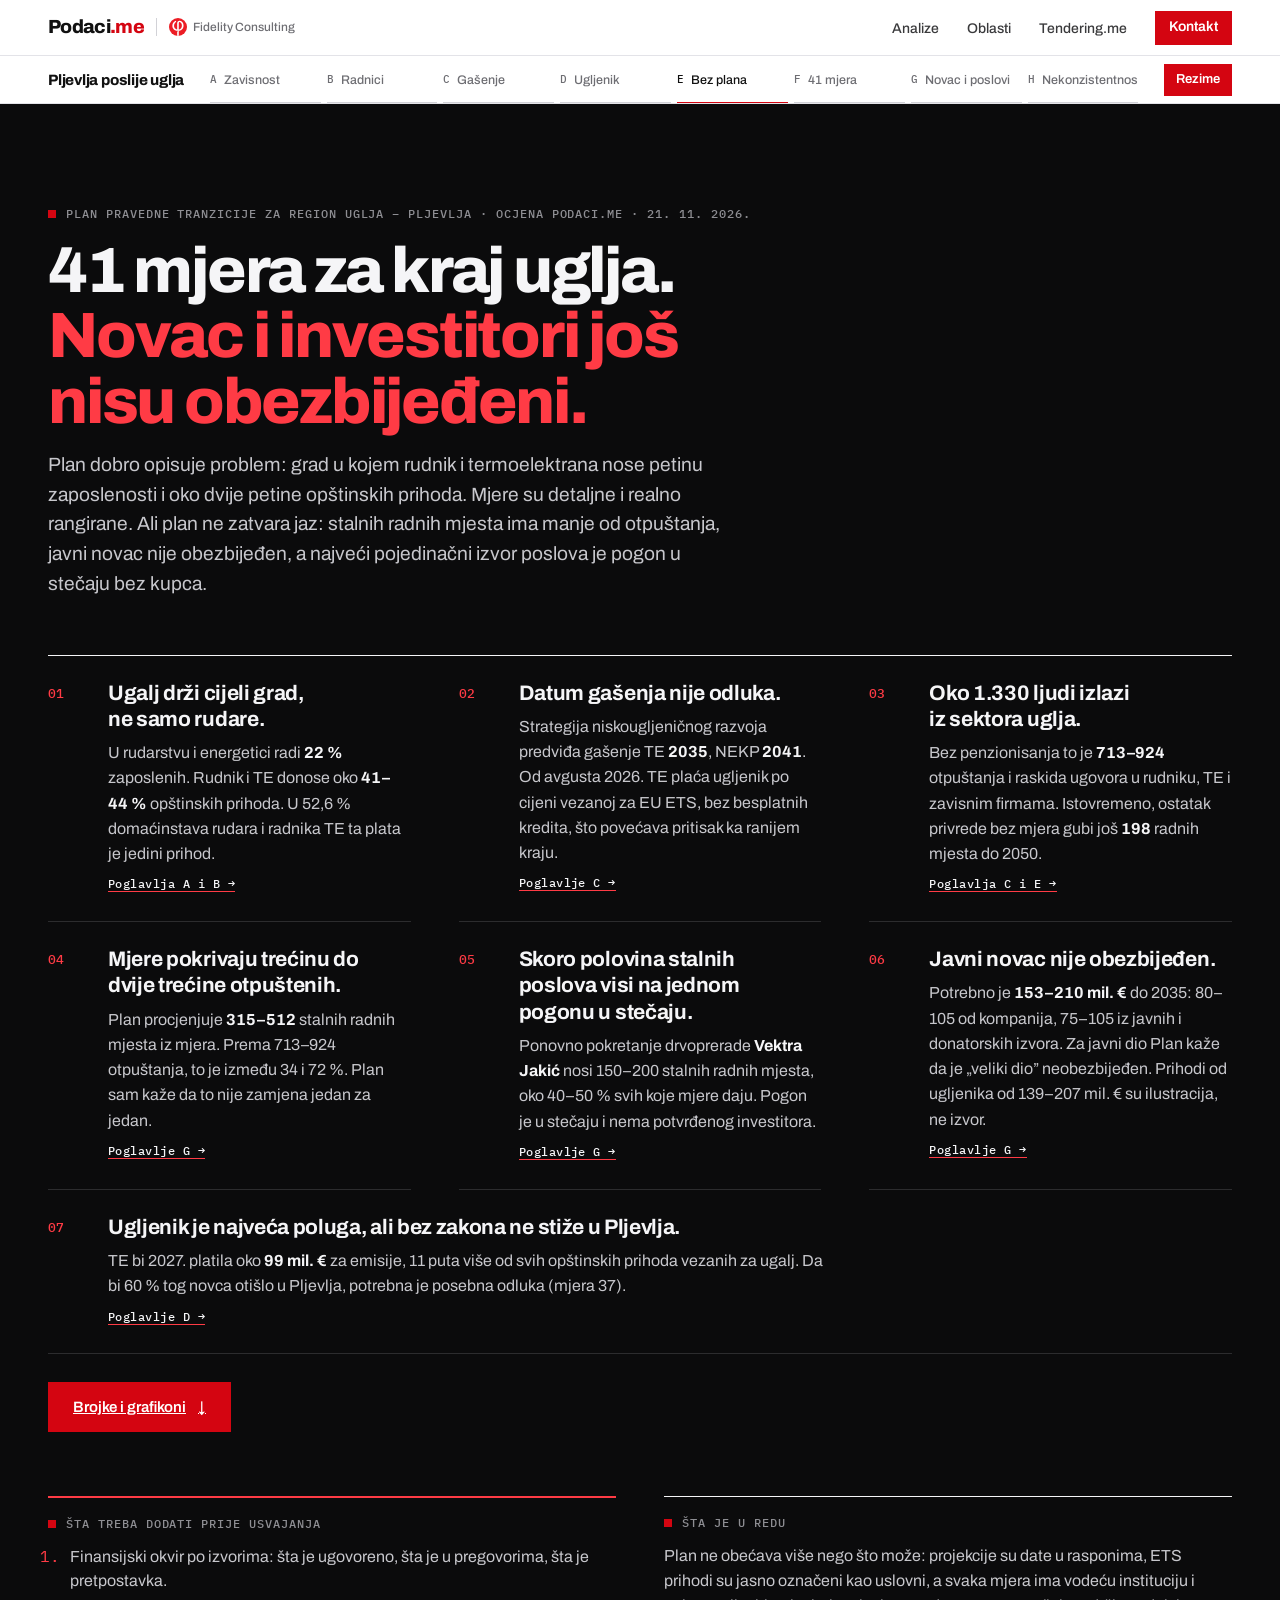
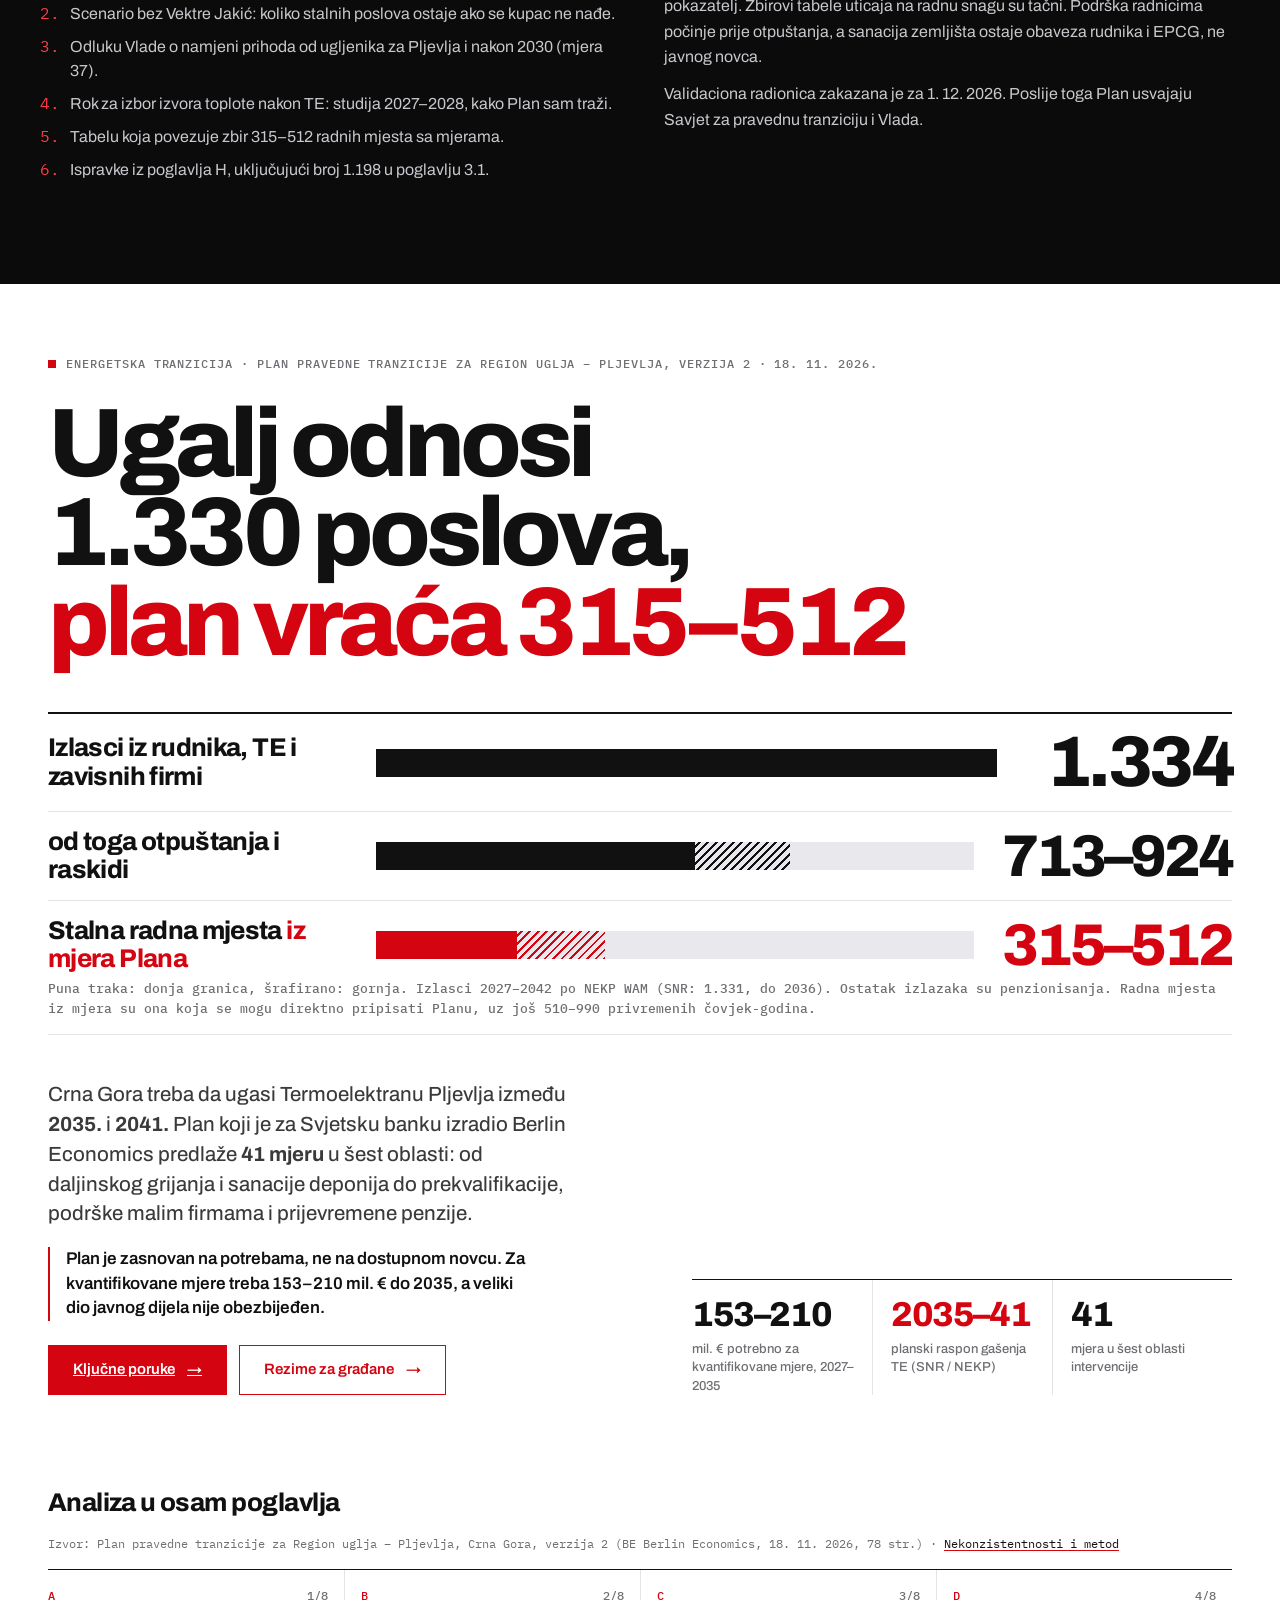
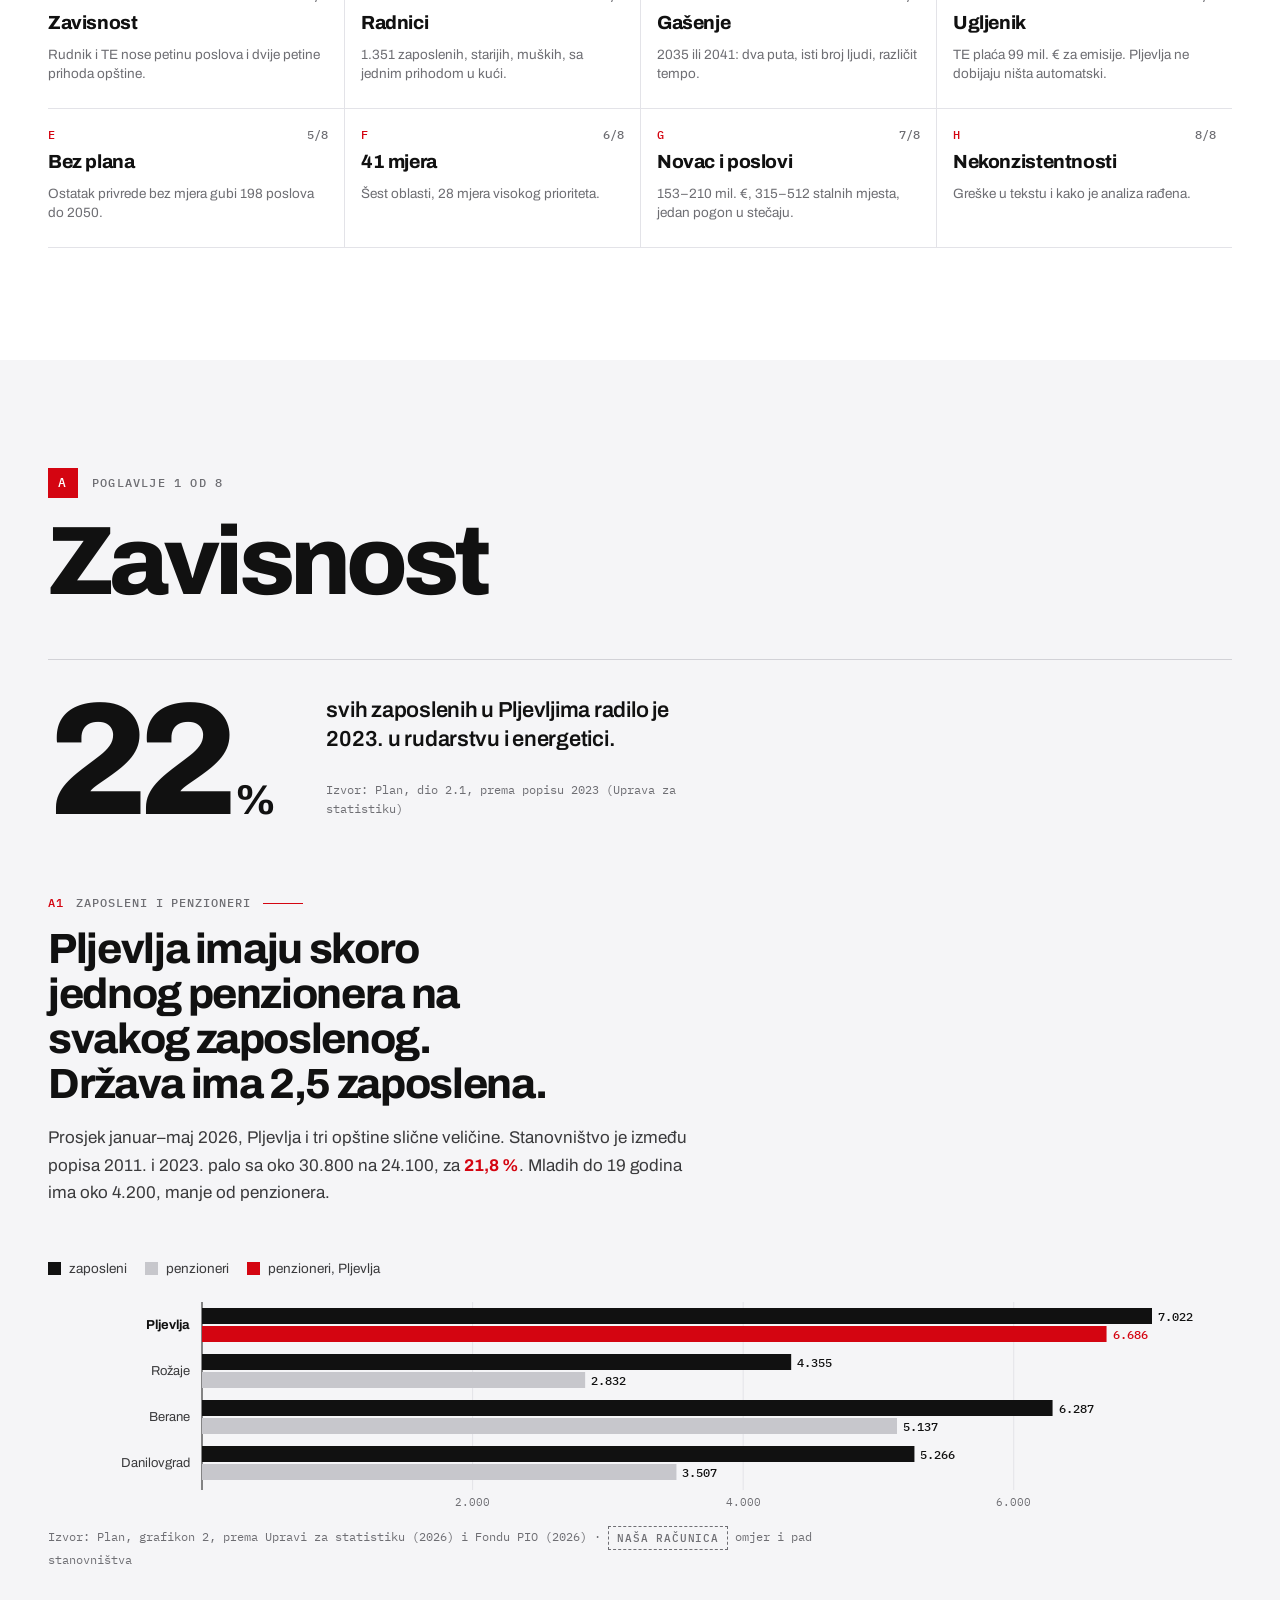
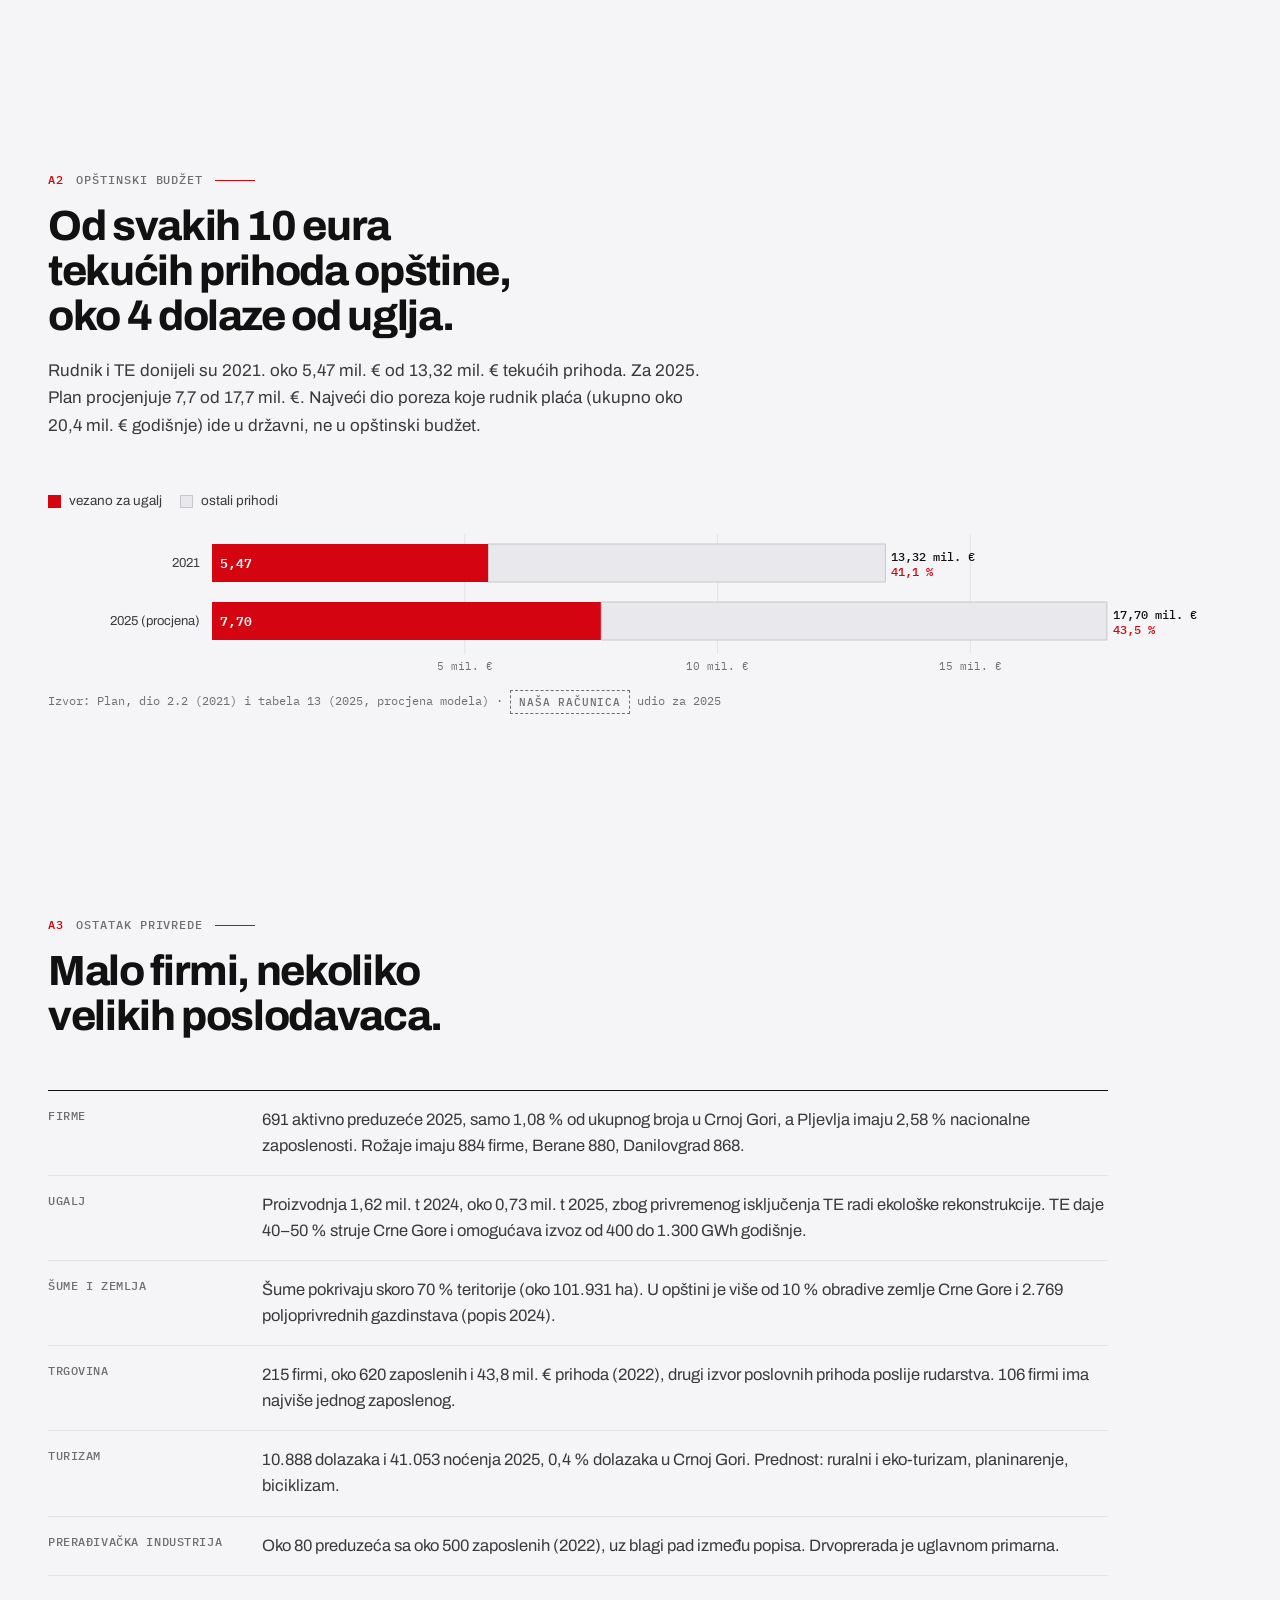
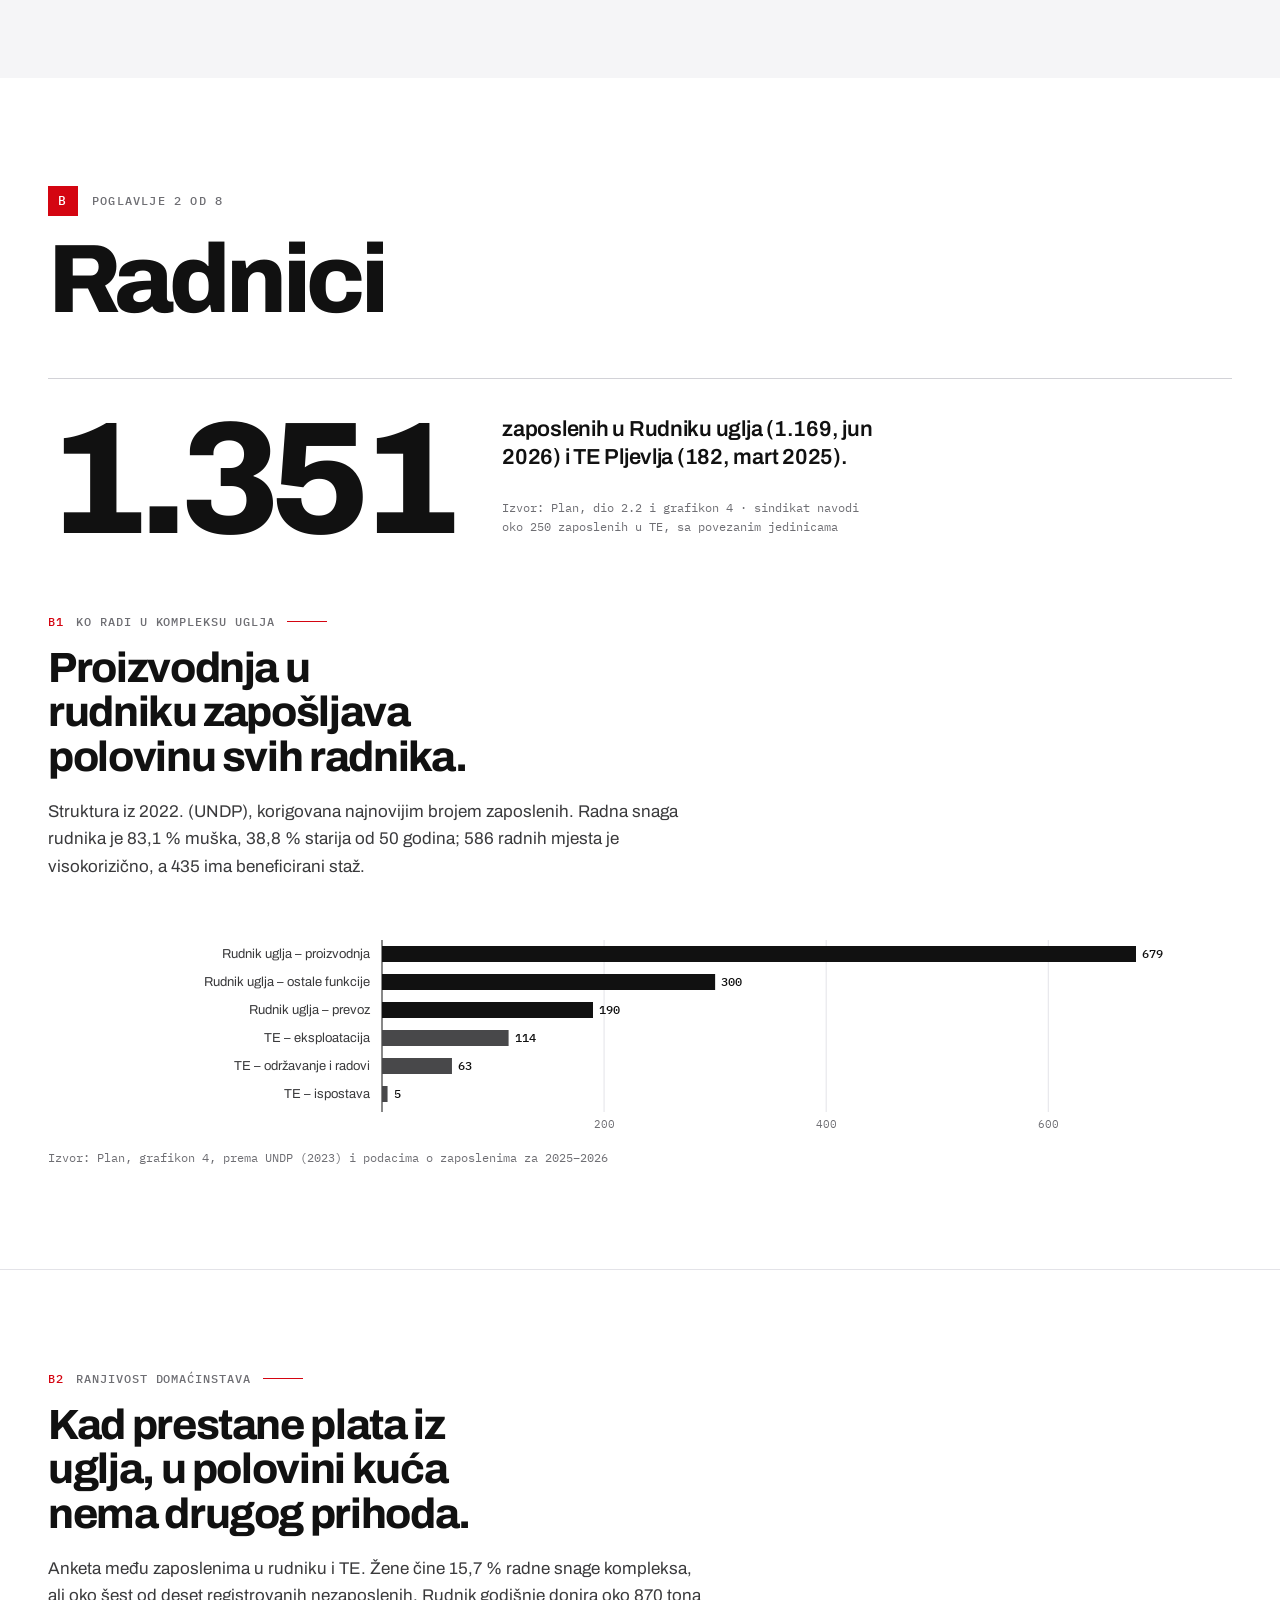
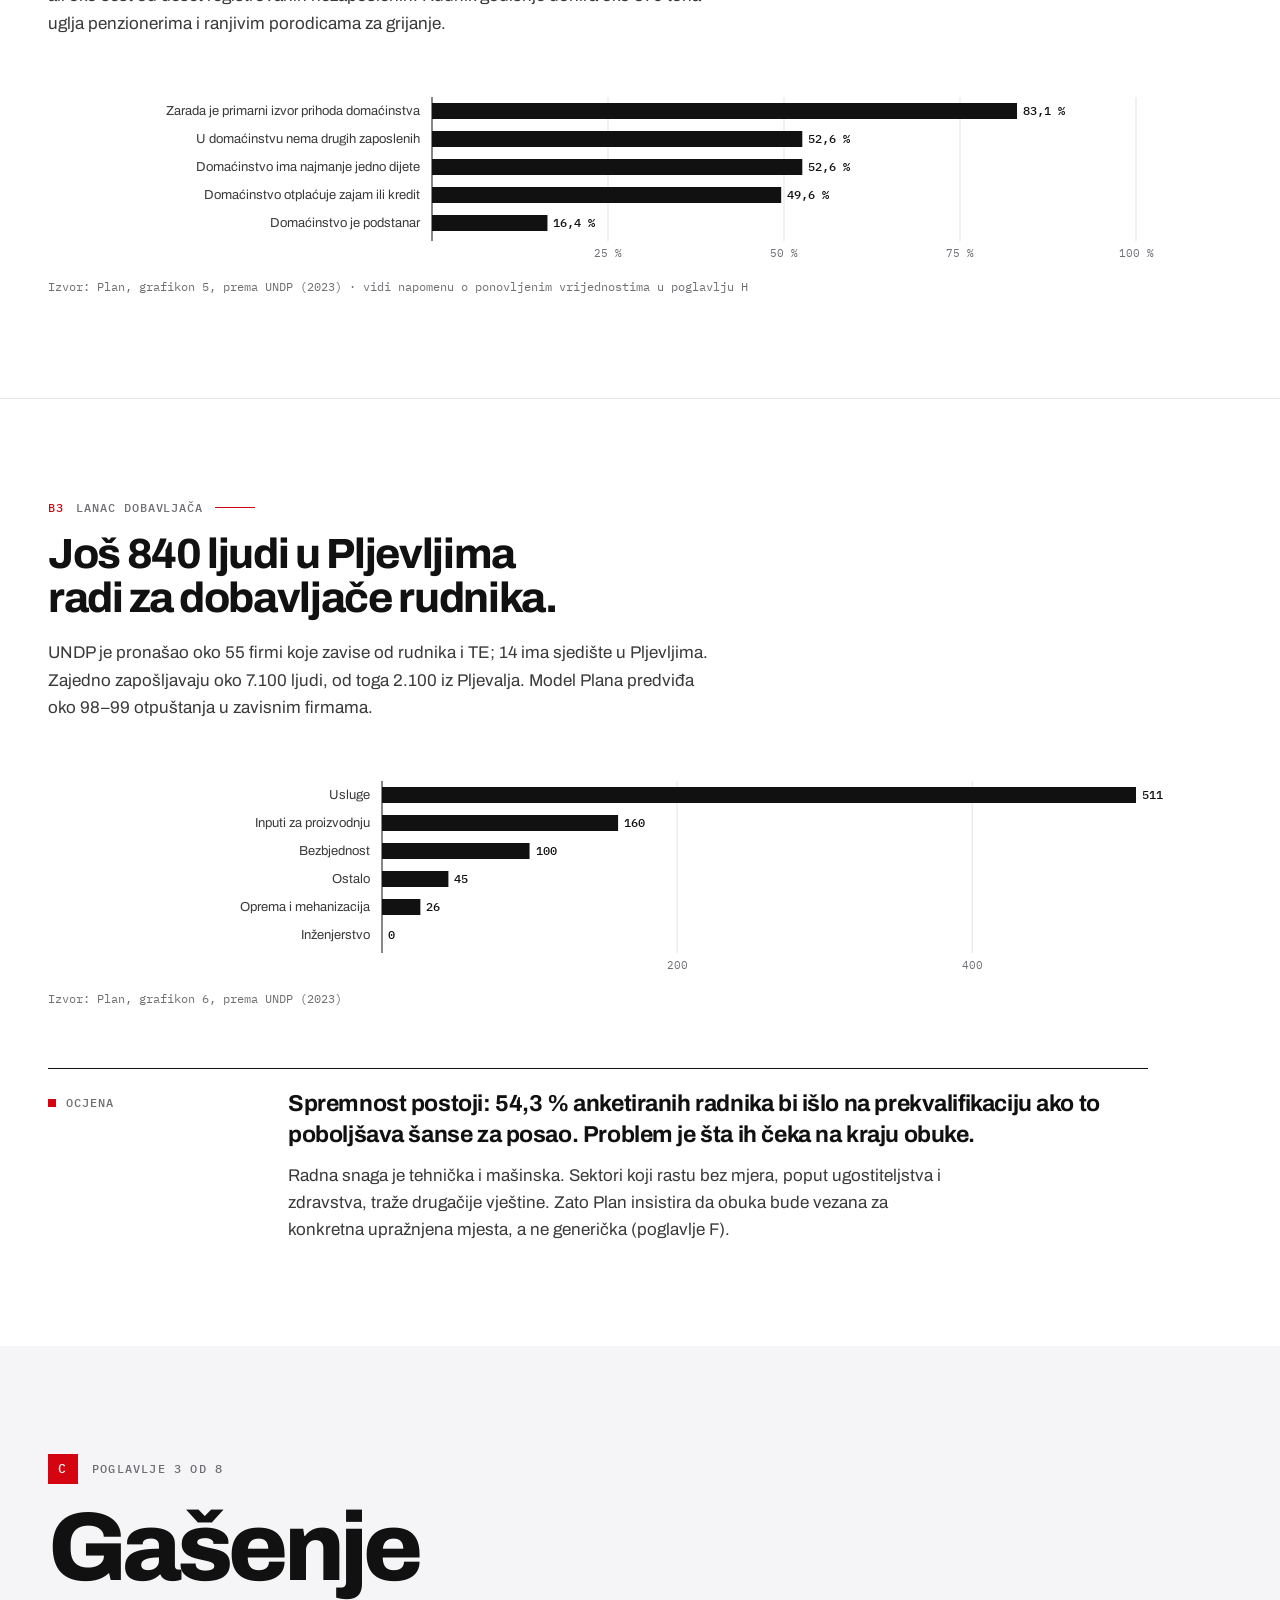
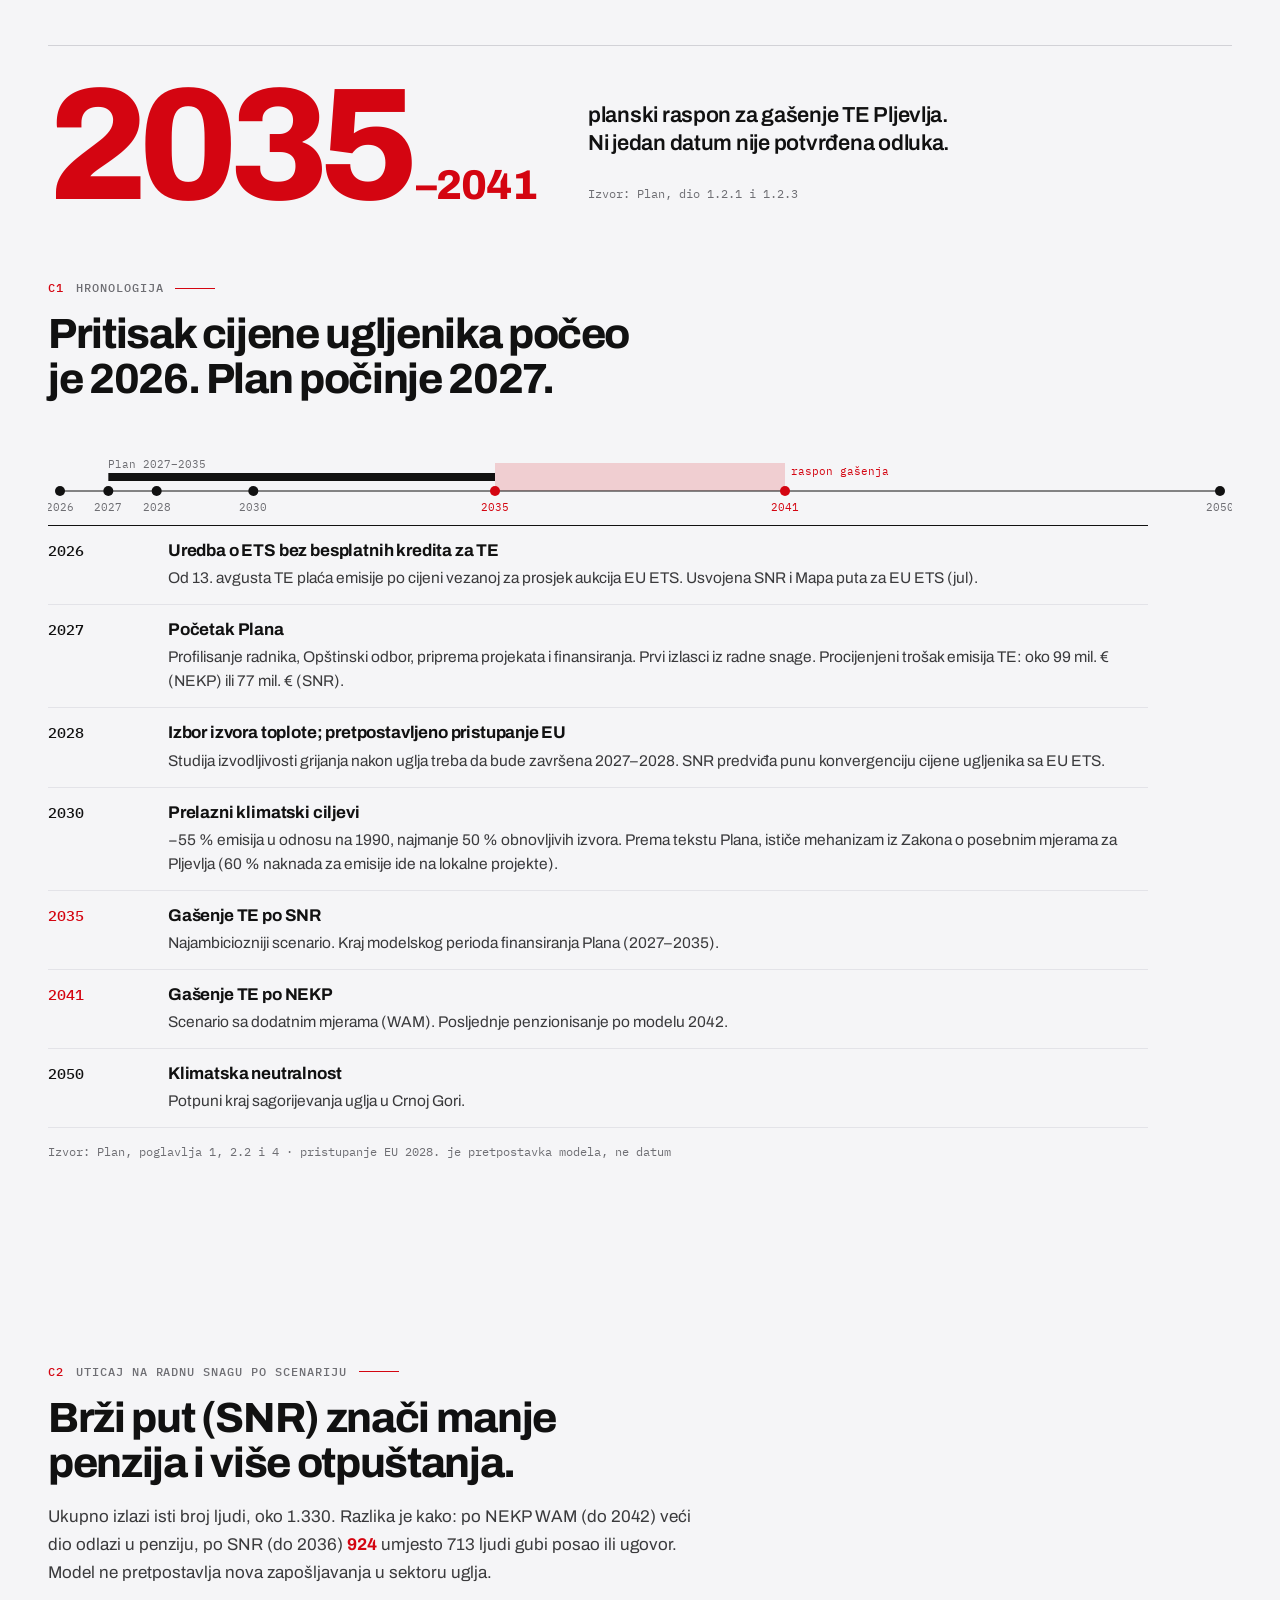
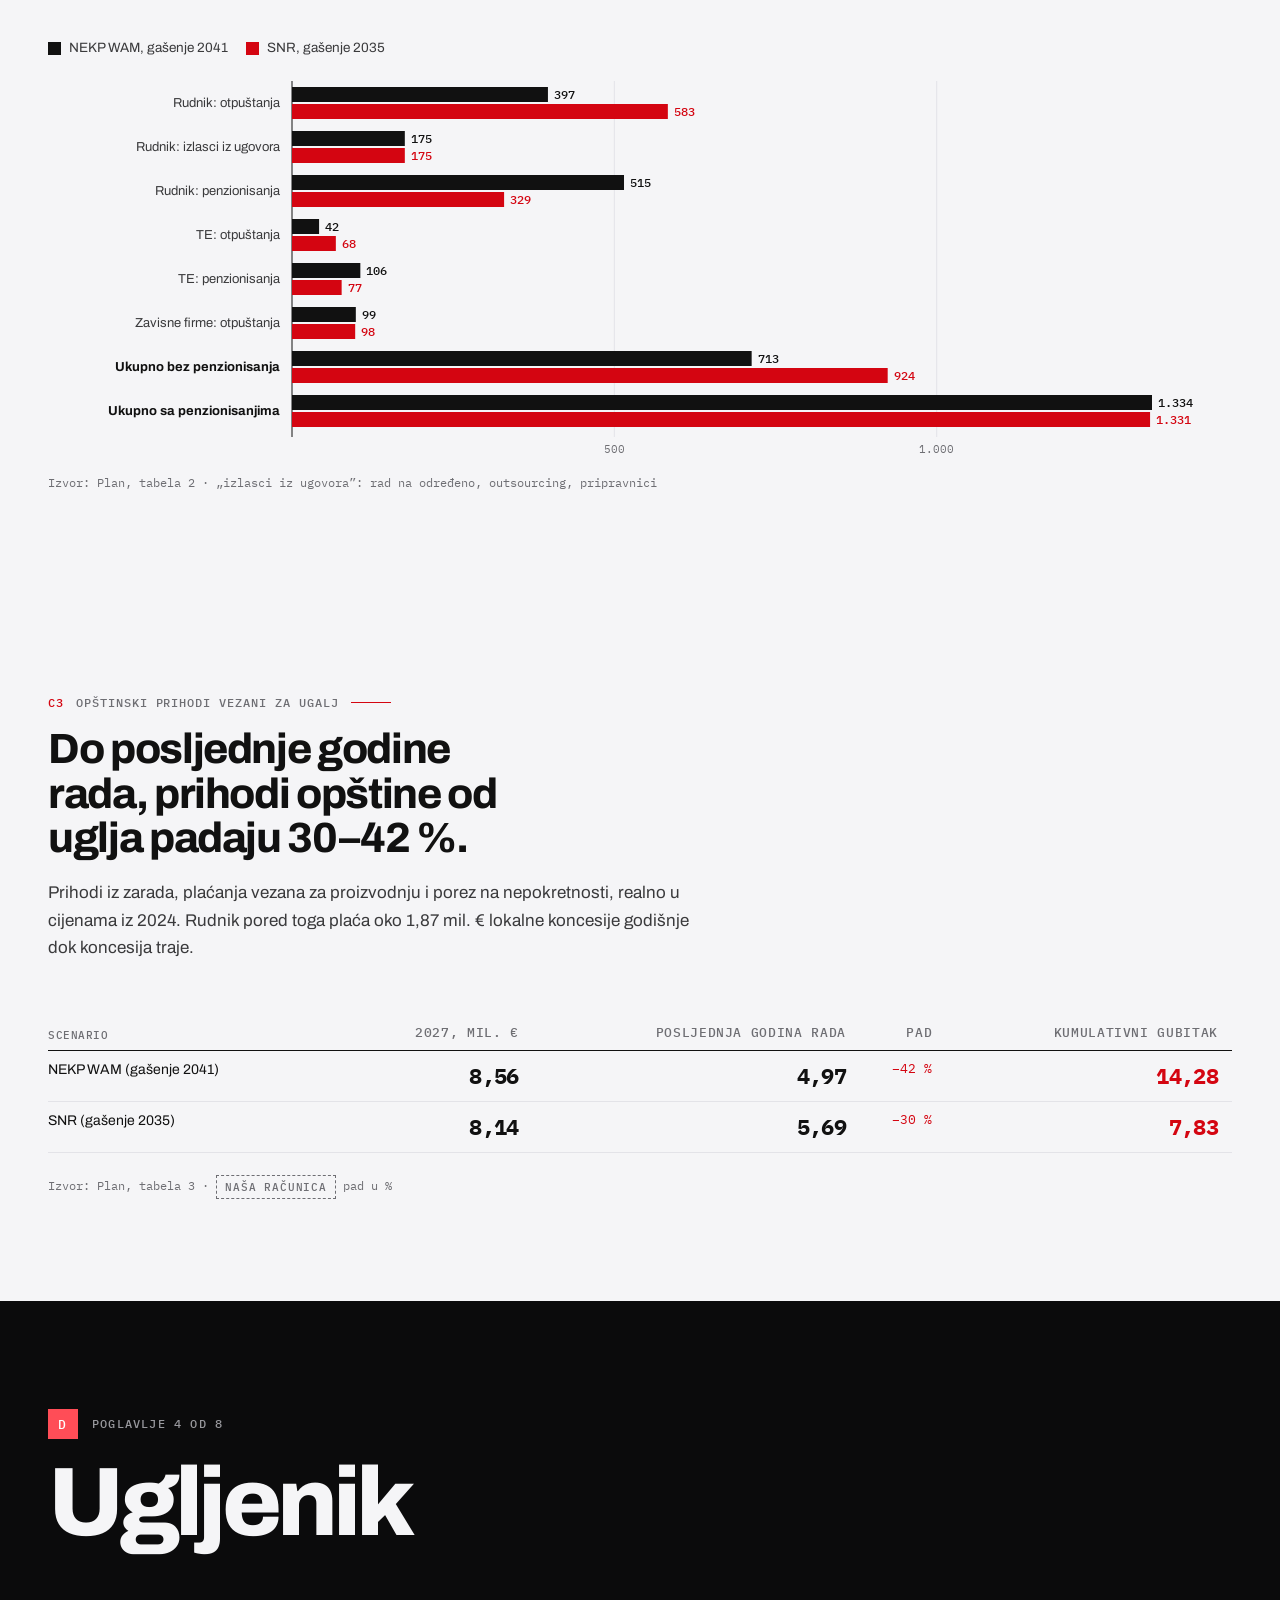
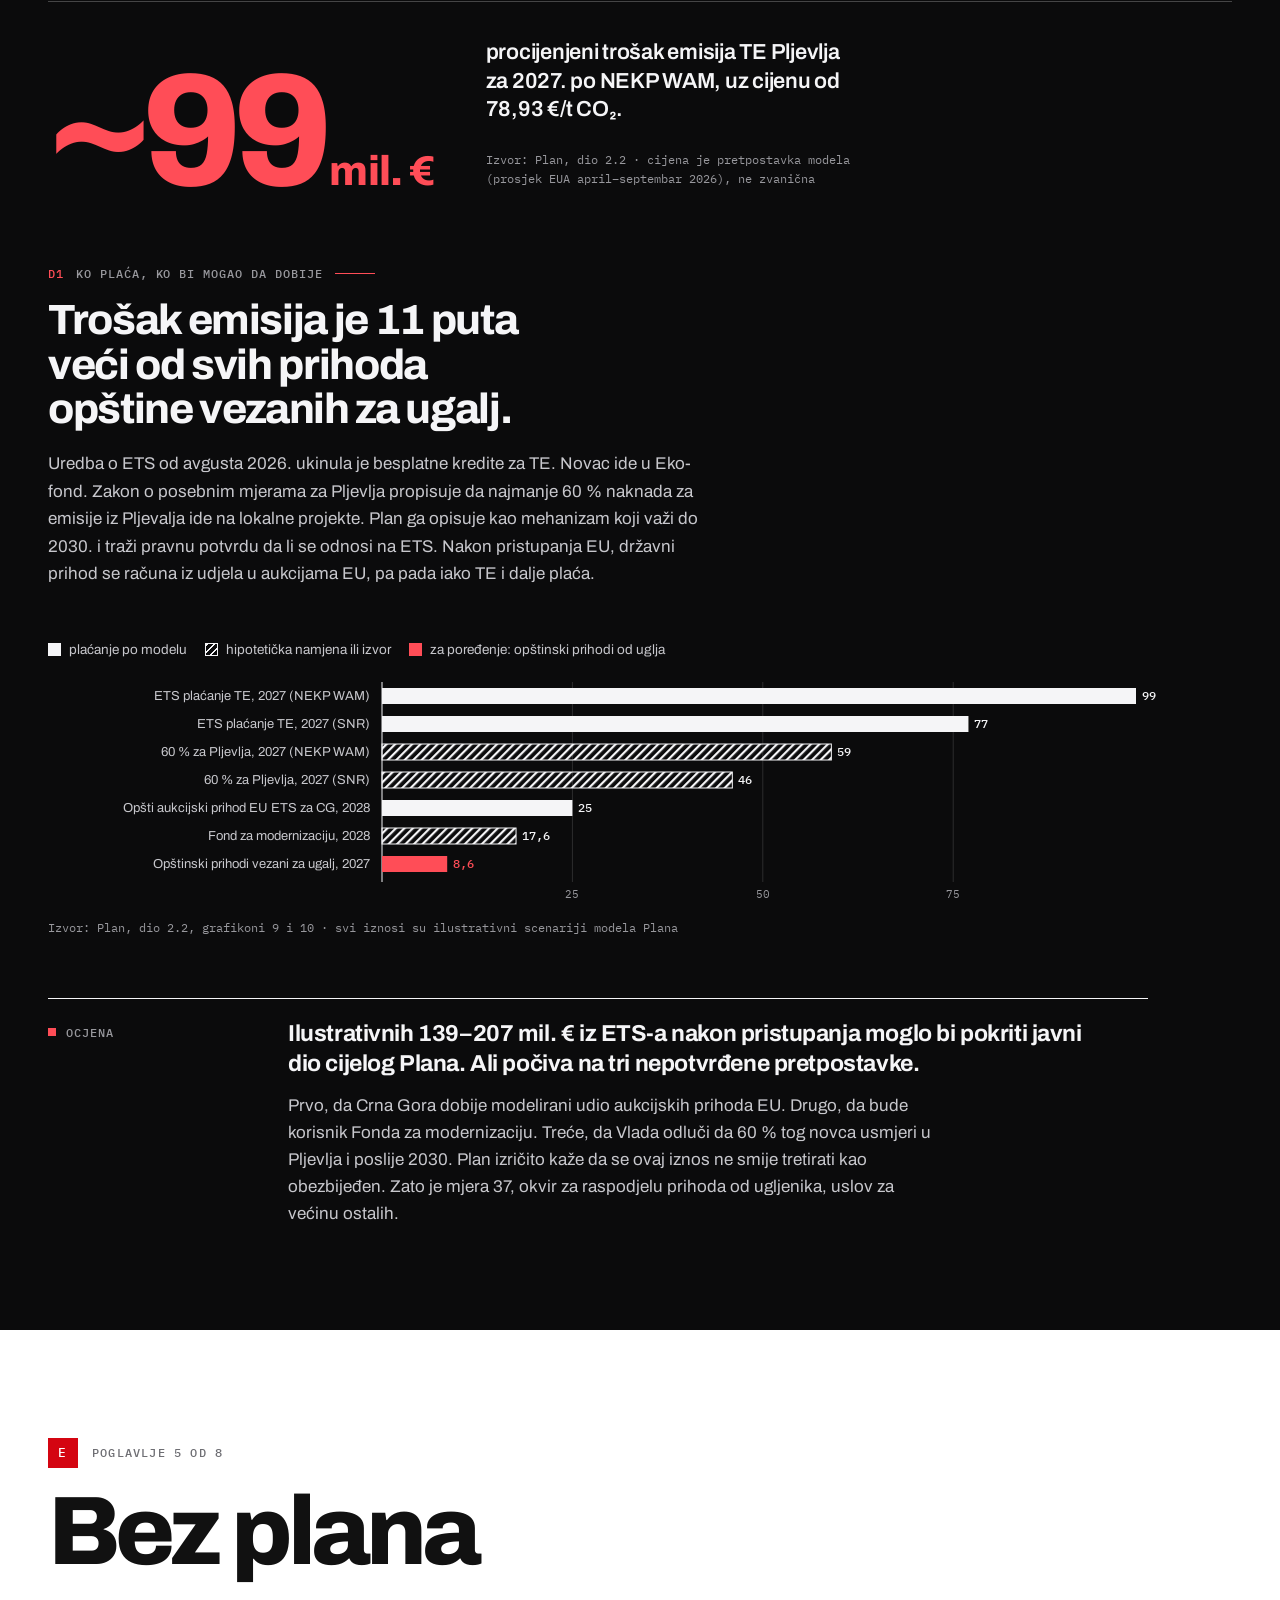
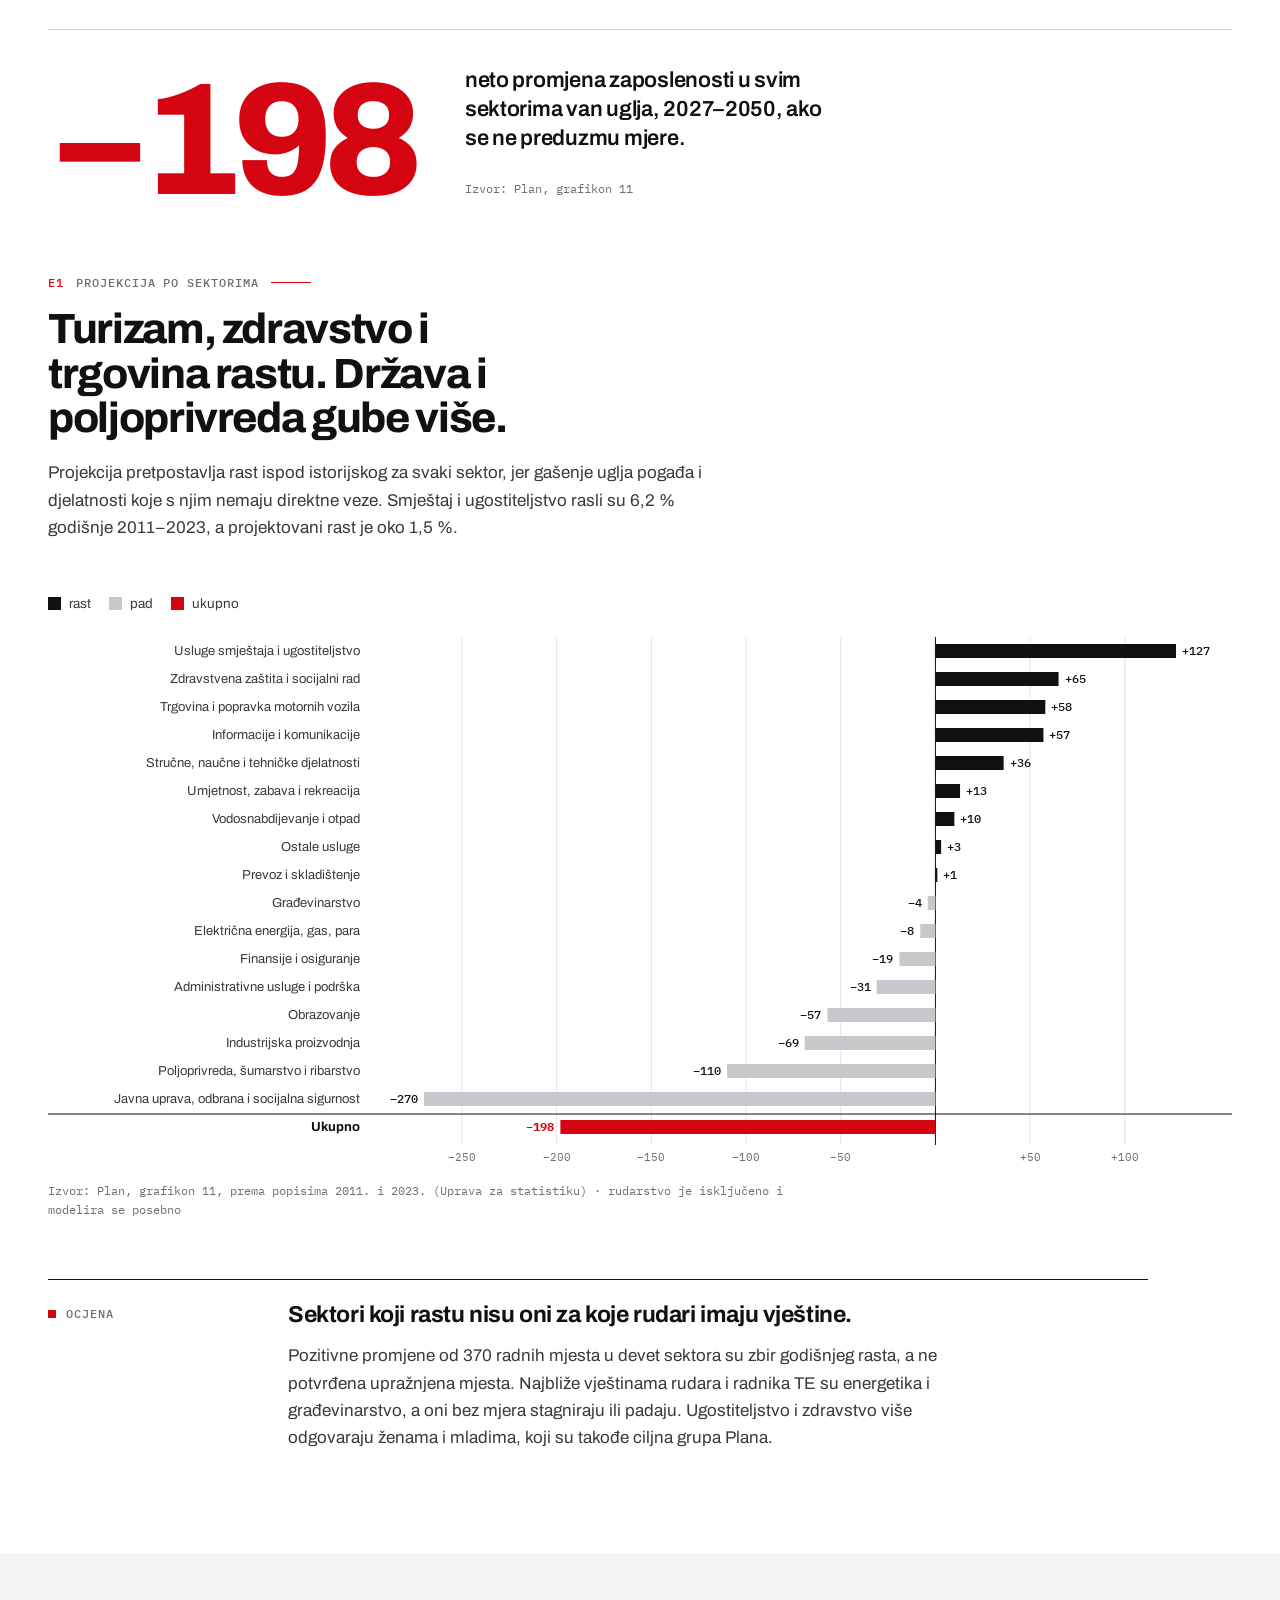
<file: analize/pravedna-tranzicija-pljevlja/index.html>
<!DOCTYPE html>
<html lang="sr-Latn-ME">
<head>
<meta charset="utf-8">
<meta name="viewport" content="width=device-width, initial-scale=1, viewport-fit=cover">
<title>Pljevlja poslije uglja: šta Plan pravedne tranzicije obećava i koliko košta — Podaci.me</title>
<meta name="description" content="Plan pravedne tranzicije za Pljevlja: oko 1.330 ljudi izlazi iz sektora uglja, 41 mjera u šest oblasti, 315–512 stalnih radnih mjesta i 153–210 mil. € potrebnih do 2035. Veliki dio javnog novca nije obezbijeđen.">
<link rel="canonical" href="https://www.podaci.me/analize/pravedna-tranzicija-pljevlja/">
<meta name="theme-color" content="#ffffff">
<meta property="og:type" content="article"><meta property="og:site_name" content="Podaci.me"><meta property="og:url" content="https://www.podaci.me/analize/pravedna-tranzicija-pljevlja/">
<meta property="og:title" content="Pljevlja poslije uglja: 41 mjera, novac još nije obezbijeđen — Podaci.me">
<meta property="og:description" content="Oko 1.330 ljudi izlazi iz sektora uglja. Plan nudi 315–512 stalnih radnih mjesta i traži 153–210 mil. € do 2035.">
<meta property="og:image" content="https://www.podaci.me/og-pravedna-tranzicija-pljevlja.png?v=2"><meta property="og:image:secure_url" content="https://www.podaci.me/og-pravedna-tranzicija-pljevlja.png?v=2"><meta property="og:image:type" content="image/png"><meta property="og:image:width" content="1200"><meta property="og:image:height" content="630"><meta property="og:image:alt" content="Ugalj odnosi 1.330 poslova, plan vraća 315–512 — Podaci.me">
<meta property="og:locale" content="sr_ME"><meta property="article:published_time" content="2026-11-21">
<meta name="twitter:card" content="summary_large_image"><meta name="twitter:image" content="https://www.podaci.me/og-pravedna-tranzicija-pljevlja.png?v=2">
<link rel="icon" href="/favicon.svg" type="image/svg+xml">
<link rel="preconnect" href="https://fonts.googleapis.com">
<link rel="stylesheet" href="https://fonts.googleapis.com/css2?family=Archivo:wght@400;500;600;700;800&family=IBM+Plex+Mono:wght@400;500&display=swap">
<style>:root{padding-top:env(safe-area-inset-top,0px);padding-bottom:env(safe-area-inset-bottom,0px)}</style>
<style>
/* Podaci.me v2: bijela strana, crna tipografija, jedna crvena za razliku između plana i stvarnosti.
   Poglavlja A–H, smjena bijelih, sivih i tamnih sekcija; mreža 1280 px. Namjerno jedna (svijetla) tema, kao na sajtu. */
:root{
  --white:#fff; --paper:#f5f5f7; --night:#0b0b0c;
  --ink:#111111; --ink-2:#3a3a3c; --muted:#6e6e73; --faint:#8e8e93;
  --hair:#e3e3e8; --hair-2:#d2d2d7;
  --accent:#d40511; --accent-text:#d40511; --accent-wash:rgba(212,5,17,.07); --accent-soft:rgba(212,5,17,.16);
  --n1:#e8e8ed; --n2:#c7c7cc; --n3:#8e8e93; --n4:#48484a;
  --bg:var(--white); --card:#fff;
  --f-sans:"Archivo",-apple-system,BlinkMacSystemFont,"Segoe UI",Roboto,"Helvetica Neue",Arial,sans-serif;
  --f-mono:"IBM Plex Mono",ui-monospace,SFMono-Regular,Menlo,Consolas,monospace;
  --ease:cubic-bezier(.16,1,.3,1);
  --wrap:1280px; --gx:max(16px, min(4vw, 48px));
  --local-h:48px;
  color-scheme:light;
}
.tone-paper{--bg:var(--paper);background:var(--paper)}
.tone-night{
  --bg:var(--night);--card:#151517;
  --ink:#f5f5f7;--ink-2:#c7c7cc;--muted:#98989d;--faint:#7c7c80;
  --hair:rgba(255,255,255,.14);--hair-2:rgba(255,255,255,.24);
  --accent-text:#ff4d57;--accent:#ff4d57;--accent-wash:rgba(255,77,87,.10);
  --n1:#2c2c2e;--n2:#48484a;--n3:#8e8e93;--n4:#d1d1d6;
  background:var(--night);color:var(--ink);color-scheme:dark;
}
*,*::before,*::after{box-sizing:border-box}
html{scroll-padding-top:calc(var(--local-h) + 12px)}
body{margin:0;background:var(--white);color:var(--ink);font:400 17px/1.6 var(--f-sans);-webkit-font-smoothing:antialiased;overflow-x:clip}
@media (min-width:768px){body{font-size:18px}}
svg{display:block;max-width:100%}
a{color:inherit}
p{margin:0}
h1,h2,h3,h4{margin:0;font-weight:800}
button{font:inherit;color:inherit}
::selection{background:var(--accent-soft)}
:focus-visible{outline:2px solid var(--accent);outline-offset:3px}
[hidden]{display:none !important}
.wrap{max-width:var(--wrap);margin-inline:auto;padding-left:max(var(--gx),env(safe-area-inset-left,0px));padding-right:max(var(--gx),env(safe-area-inset-right,0px))}
.lnk{color:var(--ink);text-decoration:none;background:linear-gradient(var(--accent),var(--accent)) 0 100%/100% 1px no-repeat}
.lnk:hover{color:var(--accent-text);background-size:100% 2px}
.eyebrow{display:flex;align-items:center;gap:10px;font:500 12px/1.3 var(--f-mono);letter-spacing:.08em;text-transform:uppercase;color:var(--muted)}
.eyebrow::before{content:"";width:8px;height:8px;background:var(--accent);flex:none}
.h-scene{font-size:clamp(28px,3.3vw,46px);font-weight:750;letter-spacing:-.032em;line-height:1.06;text-wrap:balance;max-width:24ch}
.h-sub{font-size:clamp(20px,1.7vw,24px);font-weight:750;letter-spacing:-.02em;line-height:1.2}
.lede{font-size:clamp(19px,1.6vw,23px);line-height:1.45;font-weight:450;color:var(--ink-2);text-wrap:pretty}
.dek{font-size:clamp(17px,1.25vw,19px);line-height:1.62;color:var(--ink-2);max-width:66ch;text-wrap:pretty}
.dek strong{color:var(--accent-text);font-weight:700}
.dek+.dek{margin-top:.8em}
.meta,.src{font:400 12px/1.6 var(--f-mono);color:var(--muted)}
.src{max-width:110ch;margin-top:14px}
.tnum{font-variant-numeric:tabular-nums}
.red{color:var(--accent-text)}
.badge{display:inline-flex;align-items:center;gap:6px;font:500 10.5px/1 var(--f-mono);letter-spacing:.08em;text-transform:uppercase;padding:6px 8px;border:1px dashed currentColor;color:var(--muted);white-space:nowrap;vertical-align:middle}
.badge--proj{color:var(--accent-text)}

/* header */
.gh{position:relative;z-index:60;height:56px;background:#fff;border-bottom:1px solid var(--hair)}
.gh .wrap{height:100%;display:flex;align-items:center;justify-content:space-between;gap:24px}
.brand{display:inline-flex;align-items:center;gap:12px;color:var(--ink);text-decoration:none;min-width:0}
.brand .logo{font-size:19px;font-weight:800;letter-spacing:-.035em}
.brand .logo span{color:var(--accent)}
.brand .by{display:inline-flex;align-items:center;gap:6px;font-size:12px;font-weight:500;color:var(--muted);padding-left:12px;border-left:1px solid var(--hair-2);line-height:1;white-space:nowrap}
.brand .by img{width:18px;height:18px}
.gh nav ul{display:flex;align-items:center;gap:28px;list-style:none;margin:0;padding:0}
.gh nav a{font-size:14px;font-weight:500;color:var(--ink-2);text-decoration:none}
.gh nav a:hover{color:var(--ink)}
.gh nav a.cta{display:inline-flex;align-items:center;min-height:34px;padding:0 14px;background:var(--accent);color:#fff;font-weight:600}
@media (max-width:880px){.gh nav li:not(:last-child){display:none}}
@media (max-width:440px){.brand .by{display:none}}

/* local nav */
.lnav{position:sticky;top:env(safe-area-inset-top,0px);z-index:50;height:var(--local-h);background:rgba(255,255,255,.92);-webkit-backdrop-filter:saturate(180%) blur(18px);backdrop-filter:saturate(180%) blur(18px);border-bottom:1px solid var(--hair)}
body::before{content:"";position:fixed;inset:0 0 auto;height:env(safe-area-inset-top,0px);z-index:70;background:#fff}
.lnav>.wrap{height:100%;display:flex;align-items:center;gap:clamp(12px,2vw,28px)}
.lnav__title{flex:none;font-size:15px;font-weight:750;letter-spacing:-.015em;text-decoration:none;color:var(--ink);white-space:nowrap}
.lnav__segs{flex:1;min-width:0;height:100%;display:grid;grid-template-columns:repeat(8,minmax(0,1fr));gap:6px;list-style:none;margin:0;padding:0}
.lnav__segs a{position:relative;height:100%;display:flex;align-items:center;gap:7px;font-size:12.5px;font-weight:500;color:var(--muted);text-decoration:none;white-space:nowrap;overflow:hidden}
.lnav__segs a b{font:500 11px/1 var(--f-mono);color:inherit}
.lnav__segs a::after{content:"";position:absolute;left:0;right:0;bottom:-1px;height:2px;background:var(--hair-2)}
.lnav__segs a:hover,.lnav__segs a.is-on{color:var(--ink)}
.lnav__segs a.is-on::after{background:var(--accent)}
@media (max-width:1100px){.lnav__segs a span{display:none}.lnav__segs a{justify-content:center}}
@media (max-width:520px){.lnav__title{display:none}}

/* cover */
.cover{padding-top:clamp(44px,8vh,104px)}
.cover__h{margin-top:clamp(20px,3vh,32px);font-size:clamp(44px,7.6vw,120px);font-weight:800;letter-spacing:-.05em;line-height:.92;text-wrap:balance}
.cover__h>span{display:block}
.cover__h .l2{color:var(--accent)}
.punch{margin-top:clamp(32px,5vh,56px);border-top:2px solid var(--ink);display:grid}
.punch__row{display:grid;grid-template-columns:minmax(0,300px) minmax(0,1fr) auto;gap:10px 28px;align-items:center;padding:16px 0;border-bottom:1px solid var(--hair)}
.punch__k{font-size:clamp(20px,2vw,28px);font-weight:750;letter-spacing:-.025em;line-height:1.1}
.punch__k em{font-style:normal;color:var(--accent)}
.punch__bar{height:clamp(18px,2.2vw,30px);background:var(--n1);position:relative}
.punch__bar i{position:absolute;inset:0 auto 0 0;background:var(--ink)}
.punch__row.r .punch__bar i{background:var(--accent)}
.punch__v{font-size:clamp(40px,5.6vw,84px);font-weight:800;letter-spacing:-.05em;line-height:.9;font-variant-numeric:tabular-nums;white-space:nowrap;text-align:right;min-width:4.6ch}
.punch__v small{font-size:.32em;letter-spacing:-.01em;margin-left:.15em}
.punch__row.r .punch__v{color:var(--accent)}
.punch__note{grid-column:1/-1;margin-top:-4px;font:500 13px/1.5 var(--f-mono);color:var(--muted)}
@media (max-width:700px){.punch__row{grid-template-columns:minmax(0,1fr) auto}.punch__k{grid-column:1/-1}}
.cover__grid{display:grid;grid-template-columns:minmax(0,1.05fr) minmax(0,1fr);gap:28px clamp(32px,6vw,96px);align-items:end;margin-top:clamp(32px,5vh,56px)}
.cover__copy .lede{max-width:44ch}
.cover__flag{margin-top:18px;padding-left:16px;border-left:2px solid var(--accent);font-size:17px;font-weight:600;line-height:1.45;max-width:48ch}
.stats{display:grid;grid-template-columns:repeat(3,minmax(0,1fr));margin:0;border-top:1px solid var(--ink)}
.stats>div{display:flex;flex-direction:column-reverse;justify-content:flex-end;gap:8px;padding:18px 16px 0 0;min-width:0}
.stats>div+div{padding-left:18px;border-left:1px solid var(--hair)}
.stats dt{font-size:13px;line-height:1.4;color:var(--muted);font-weight:500}
.stats dd{margin:0;font-size:clamp(28px,2.7vw,42px);font-weight:800;letter-spacing:-.04em;line-height:1;font-variant-numeric:tabular-nums;white-space:nowrap}
.stats dd small{font-size:.42em;letter-spacing:-.01em;font-weight:700;margin-left:4px}
.stats dd.red{color:var(--accent)}
@media (max-width:860px){.cover__grid{grid-template-columns:minmax(0,1fr)}}
@media (max-width:520px){.stats{grid-template-columns:minmax(0,1fr)}.stats>div+div{padding-left:0;border-left:0;border-top:1px solid var(--hair)}.stats>div{padding:14px 0}}
.chapwrap{padding-block:clamp(52px,7vw,88px) clamp(64px,9vw,112px)}
.chaphead{display:flex;flex-wrap:wrap;align-items:baseline;justify-content:space-between;gap:10px 24px;padding-bottom:16px;border-bottom:1px solid var(--ink)}
.chaphead h2{font-size:clamp(22px,2vw,28px);font-weight:750;letter-spacing:-.02em}
.chap-grid{list-style:none;margin:0;padding:0;display:grid;grid-template-columns:repeat(4,minmax(0,1fr))}
.chap-grid a{position:relative;display:flex;flex-direction:column;gap:10px;height:100%;padding:20px 16px 24px 0;text-decoration:none;color:var(--ink);border-bottom:1px solid var(--hair)}
.chap-grid li:not(:nth-child(4n+1)) a{padding-left:16px;border-left:1px solid var(--hair)}
.chap-grid a::after{content:"";position:absolute;left:0;right:0;bottom:-1px;height:2px;background:var(--accent);transform:scaleX(0);transform-origin:left;transition:transform .5s var(--ease)}
.chap-grid a:hover::after{transform:scaleX(1)}
.chap-grid b{display:flex;justify-content:space-between;gap:8px;font:500 12px/1 var(--f-mono);color:var(--accent-text)}
.chap-grid b span{color:var(--muted)}
.chap-grid strong{font-size:19px;font-weight:750;letter-spacing:-.02em;line-height:1.2}
.chap-grid em{font-style:normal;font-size:13.5px;line-height:1.45;color:var(--muted)}
@media (max-width:900px){.chap-grid{grid-template-columns:repeat(2,minmax(0,1fr))}.chap-grid li:not(:nth-child(4n+1)) a{padding-left:0;border-left:0}.chap-grid li:nth-child(2n) a{padding-left:16px;border-left:1px solid var(--hair)}}

/* acts & scenes */
.act{position:relative;scroll-margin-top:var(--local-h)}
.act-open{padding-block:clamp(80px,12vh,148px) clamp(48px,8vh,96px)}
.act-open__k{display:flex;align-items:center;gap:14px;font:500 12px/1 var(--f-mono);letter-spacing:.1em;text-transform:uppercase;color:var(--muted)}
.act-open__k b{display:inline-grid;place-items:center;width:30px;height:30px;font-weight:500;font-size:13px;color:#fff;background:var(--accent)}
.act-open__t{margin-top:20px;font-size:clamp(46px,7.6vw,120px);font-weight:800;letter-spacing:-.05em;line-height:.9;text-wrap:balance}
.act-open__fig{display:grid;grid-template-columns:auto minmax(0,1fr);align-items:end;gap:20px clamp(28px,4vw,64px);margin-top:clamp(36px,6vh,80px);padding-top:clamp(24px,3vw,36px);border-top:1px solid var(--hair-2)}
.act-open__num{font-size:clamp(72px,12.5vw,196px);font-weight:800;letter-spacing:-.06em;line-height:.8;font-variant-numeric:tabular-nums;white-space:nowrap}
.act-open__num small{font-size:.26em;letter-spacing:-.02em;margin-left:.15em}
.act-open__num.red{color:var(--accent-text)}
.act-open__side{display:grid;gap:12px;padding-bottom:.4em;max-width:38ch}
.act-open__txt{font-size:clamp(19px,1.7vw,25px);line-height:1.32;font-weight:600;letter-spacing:-.012em}
@media (max-width:700px){.act-open__fig{grid-template-columns:minmax(0,1fr)}}
.scene{padding-block:clamp(60px,8vw,120px);scroll-margin-top:var(--local-h)}
.act-open+.scene{padding-top:0}
.scene+.scene{border-top:1px solid var(--hair)}
.scene.tone-night+.scene,.scene+.scene.tone-night,.tone-paper .scene+.scene{border-top:0}
.scene-head{display:grid;gap:18px;margin-bottom:clamp(28px,4vw,52px)}
.kick{display:flex;align-items:center;gap:12px;font:500 12px/1 var(--f-mono);letter-spacing:.08em;text-transform:uppercase;color:var(--muted)}
.kick b{font-weight:500;color:var(--accent-text)}
.kick::after{content:"";width:40px;height:1px;background:var(--accent)}

/* critique block */
.crit{display:grid;grid-template-columns:minmax(0,200px) minmax(0,1fr);gap:12px 40px;padding-top:20px;margin-top:clamp(36px,5vw,60px);border-top:1px solid var(--ink);max-width:1100px}
.crit .eyebrow{align-self:start;padding-top:6px}
.crit .big{font-size:clamp(20px,1.8vw,25px);font-weight:700;letter-spacing:-.018em;line-height:1.32;max-width:58ch}
.crit p+p{margin-top:12px;color:var(--ink-2);max-width:66ch;font-size:17px}
@media (max-width:700px){.crit{grid-template-columns:minmax(0,1fr)}}

.facts{margin:0;border-top:1px solid var(--ink);max-width:1060px}
.facts>div{display:grid;grid-template-columns:190px minmax(0,1fr);gap:4px 24px;padding:16px 0;border-bottom:1px solid var(--hair)}
.facts dt{font:500 11.5px/1.5 var(--f-mono);letter-spacing:.05em;text-transform:uppercase;color:var(--muted)}
.facts dt.red{color:var(--accent-text)}
.facts dd{margin:0;font-size:16.5px;line-height:1.58;color:var(--ink-2)}
.facts dd strong{color:var(--ink)}
@media (max-width:640px){.facts>div{grid-template-columns:minmax(0,1fr)}}

.legend{display:flex;flex-wrap:wrap;gap:6px 18px;margin:0 0 14px;padding:0;list-style:none;font-size:13.5px;color:var(--ink-2)}
.legend li{display:inline-flex;align-items:center;gap:8px}
.legend .sw{width:13px;height:13px;flex:none;border:1px solid transparent}
.chart{min-width:0}
svg text{font-family:var(--f-sans)}
svg .lbl{fill:var(--ink-2);font-size:13px}
svg .lblb{fill:var(--ink);font-size:13px;font-weight:700}
svg .lblm{fill:var(--muted);font:11px var(--f-mono)}
svg .val{fill:var(--ink);font:500 12px var(--f-mono)}
svg .grid{stroke:var(--hair)} svg .axis{stroke:var(--ink)}

/* data tables */
.data{margin-top:20px;border-top:1px solid var(--hair)}
.data>summary{display:inline-flex;align-items:center;gap:10px;min-height:44px;cursor:pointer;list-style:none;font:500 12px/1 var(--f-mono);letter-spacing:.06em;text-transform:uppercase;color:var(--muted)}
.data>summary::-webkit-details-marker{display:none}
.data>summary::before{content:"";width:9px;height:9px;background:linear-gradient(currentColor,currentColor) center/9px 1.5px no-repeat,linear-gradient(currentColor,currentColor) center/1.5px 9px no-repeat;transition:transform .3s var(--ease)}
.data[open]>summary::before{transform:rotate(45deg)}
.data>summary:hover{color:var(--ink)}
.tscroll{overflow-x:auto;-webkit-overflow-scrolling:touch}
.dtable{width:100%;border-collapse:collapse;font-size:14px;line-height:1.45;margin:4px 0 8px}
.dtable th{font:500 11px/1.3 var(--f-mono);letter-spacing:.05em;text-transform:uppercase;color:var(--muted);text-align:left;padding:8px 14px 8px 0;border-bottom:1px solid var(--ink);vertical-align:bottom;white-space:nowrap}
.dtable td{padding:9px 14px 9px 0;border-bottom:1px solid var(--hair);vertical-align:top}
.dtable .r{text-align:right;font-variant-numeric:tabular-nums;white-space:nowrap;font-family:var(--f-mono);font-size:13px}
.dtable tbody tr:hover{background:var(--accent-wash)}
.dtable tr.b td{font-weight:700}
.dtable tr.i td:first-child{padding-left:18px}
.dtable .mono{font-family:var(--f-mono);font-size:12.5px;color:var(--muted)}

/* units */
.ugrid{display:grid;grid-template-columns:minmax(0,5fr) minmax(0,6fr);gap:clamp(28px,4vw,64px);align-items:start}
@media (max-width:980px){.ugrid{grid-template-columns:minmax(0,1fr)}}
.ulist{border-top:1px solid var(--ink)}
.urow{display:grid;grid-template-columns:minmax(0,1fr) 110px 88px;gap:12px;align-items:center;width:100%;padding:9px 0;border:0;border-bottom:1px solid var(--hair);background:none;text-align:left;cursor:pointer;font:inherit;color:inherit}
.urow:hover{background:var(--accent-wash)}
.urow[aria-current="true"]{box-shadow:inset 3px 0 0 var(--accent);padding-left:10px}
.urow .nm{font-size:14.5px;overflow:hidden;text-overflow:ellipsis;white-space:nowrap}
.urow .nm small{font:11px var(--f-mono);color:var(--muted);margin-right:8px}
.urow .v{font:500 12.5px var(--f-mono);text-align:right;white-space:nowrap}
.dbar{position:relative;height:10px}
.dbar::before{content:"";position:absolute;left:50%;top:-4px;bottom:-4px;width:1px;background:var(--ink)}
.dbar span{position:absolute;top:0;height:10px}
.udet{position:sticky;top:calc(var(--local-h) + 16px)}
.udet h3{font-size:clamp(24px,2.4vw,32px);font-weight:750;letter-spacing:-.03em;line-height:1.1;margin-top:8px}
.ustat{display:grid;grid-template-columns:repeat(3,minmax(0,1fr));border-top:1px solid var(--ink);margin:18px 0 8px}
.ustat>div{padding:12px 12px 12px 0;min-width:0}
.ustat>div+div{padding-left:14px;border-left:1px solid var(--hair)}
.ustat dt{font-size:12px;color:var(--muted)}
.ustat dd{margin:0;font:600 18px/1.2 var(--f-sans);letter-spacing:-.02em;font-variant-numeric:tabular-nums}
.alist{max-height:560px;overflow:auto;border-top:1px solid var(--hair)}
details.act2{border-bottom:1px solid var(--hair)}
details.act2>summary{display:grid;grid-template-columns:minmax(0,1fr) 84px 86px;gap:10px;align-items:center;padding:10px 0;cursor:pointer;list-style:none}
details.act2>summary::-webkit-details-marker{display:none}
details.act2 .t{font-size:14.5px;line-height:1.35}
details.act2 .c{display:block;font:11px var(--f-mono);color:var(--muted);margin-top:2px}
details.act2 .v{font:500 12.5px var(--f-mono);text-align:right}
.note{font-size:14px;color:var(--ink-2);padding:10px 0 0;border-top:1px solid var(--hair);margin-top:10px}

.tools{display:flex;flex-wrap:wrap;gap:10px;align-items:center;margin-bottom:16px}
.tools input,.tools select{font:15px var(--f-sans);padding:10px 12px;border:1px solid var(--hair-2);background:#fff;color:var(--ink);border-radius:0;min-width:0}
.tools input{flex:1 1 260px}
.chip-btn{display:inline-flex;align-items:center;gap:8px;min-height:36px;padding:0 13px;font:500 13px/1 var(--f-sans);color:var(--ink-2);background:transparent;border:1px solid var(--hair-2);cursor:pointer}
.chip-btn:hover{border-color:var(--ink);color:var(--ink)}
.chip-btn[aria-pressed="true"]{background:var(--ink);border-color:var(--ink);color:#fff}

.tip{position:fixed;left:0;top:0;z-index:90;pointer-events:none;max-width:320px;padding:9px 12px 10px;background:#111;color:#f5f5f7;font:500 13px/1.42 var(--f-sans);box-shadow:0 10px 30px rgba(0,0,0,.18)}
.tip b{display:block;font:500 11px/1.4 var(--f-mono);letter-spacing:.04em;color:#ff8a91;margin-bottom:4px;text-transform:uppercase}
.tip .r{display:flex;justify-content:space-between;gap:16px;font:12px var(--f-mono)}

.gf{border-top:1px solid var(--hair);font-size:13px;color:var(--muted)}
.gf .wrap{display:flex;flex-wrap:wrap;gap:10px 28px;justify-content:space-between;padding-block:28px}
.gf a{color:var(--muted);text-decoration:none}
.gf a:hover{color:var(--ink)}
.btn{display:inline-flex;align-items:center;gap:12px;min-height:50px;padding:0 24px;font:600 15px/1 var(--f-sans);background:var(--accent);color:#fff;border:1.5px solid var(--accent);cursor:pointer;transition:background .3s,border-color .3s}
.btn:hover{background:var(--ink);border-color:var(--ink)}
.btn .arr{transition:transform .4s var(--ease)}
.btn:hover .arr{transform:translateX(4px)}
.lnav__rez{flex:none;display:inline-flex;align-items:center;min-height:32px;padding:0 12px;font:600 13px/1 var(--f-sans);background:var(--accent);color:#fff;border:0;cursor:pointer}
.lnav__rez:hover{background:var(--ink)}
dialog.rez{width:min(820px,100%);max-height:min(92svh,100%);margin:auto;padding:0;border:0;background:#fff;color:var(--ink);box-shadow:0 30px 80px rgba(0,0,0,.3);overflow:auto}
dialog.rez::backdrop{background:rgba(11,11,12,.62)}
.rez__in{padding:clamp(24px,4vw,48px) max(20px,min(5vw,52px)) clamp(28px,4vw,48px)}
.rez__top{display:flex;justify-content:space-between;align-items:flex-start;gap:16px}
.rez__x{flex:none;width:40px;height:40px;border:1px solid var(--hair-2);background:#fff;font-size:22px;line-height:1;cursor:pointer}
.rez__x:hover{background:var(--ink);color:#fff;border-color:var(--ink)}
.rez h2{margin-top:14px;font-size:clamp(30px,4.4vw,52px);font-weight:800;letter-spacing:-.04em;line-height:1}
.rez__lead{margin-top:16px;font-size:19px;line-height:1.5;color:var(--ink-2);max-width:56ch}
.rez ol{list-style:none;margin:28px 0 0;padding:0;border-top:1px solid var(--ink)}
.rez li{display:grid;grid-template-columns:44px minmax(0,1fr);gap:4px 14px;padding:18px 0;border-bottom:1px solid var(--hair)}
.rez li>b{font:500 13px/1.6 var(--f-mono);color:var(--accent-text)}
.rez li h3{font-size:19px;font-weight:750;letter-spacing:-.015em;line-height:1.3}
.rez li p{margin-top:6px;font-size:16.5px;line-height:1.58;color:var(--ink-2)}
.rez li p strong{color:var(--ink)}
.rez__end{margin-top:24px;padding:18px 20px;background:var(--paper);border-left:3px solid var(--accent);font-size:17px;font-weight:600;line-height:1.5}
.rez .src{margin-top:16px}
@media (max-width:520px){.rez li{grid-template-columns:minmax(0,1fr)}.lnav__rez{padding:0 10px}}
@media (prefers-reduced-motion:reduce){*{transition:none!important;animation:none!important}}

.stk{display:flex;height:56px;gap:2px;margin:8px 0 18px;max-width:1100px}
.stk i{display:block;min-width:3px}
.stk-l{list-style:none;margin:0;padding:0;max-width:1100px;border-top:1px solid var(--hair)}
.stk-l li{display:grid;grid-template-columns:14px minmax(0,1fr) auto 64px;gap:12px;align-items:center;padding:10px 0;border-bottom:1px solid var(--hair);font-size:15px}
.stk-l b{font:500 13px var(--f-mono);text-align:right;white-space:nowrap}
.stk-l em{font:400 12px var(--f-mono);color:var(--muted);font-style:normal;text-align:right}
.stk-l .sw{width:14px;height:14px;border:1px solid var(--hair-2)}
@media(max-width:560px){.stk-l li{grid-template-columns:14px minmax(0,1fr) auto}.stk-l em{display:none}}

.kp{background:var(--night);color:#f5f5f7;--ink:#f5f5f7;--ink-2:#c7c7cc;--muted:#8e8e93;--hair:#2c2c2e;padding-block:clamp(56px,8vw,112px)}
.kp__head{display:grid;grid-template-columns:minmax(0,1fr);gap:16px;max-width:900px}
.kp__h{margin:0;font-weight:800;font-size:clamp(34px,5vw,64px);line-height:1.02;letter-spacing:-.035em;text-wrap:balance}
.kp__h span{color:#ff3b45}
.kp__lead{margin:0;font-size:clamp(17px,1.5vw,20px);line-height:1.55;color:var(--ink-2);max-width:62ch}
.kp__list{list-style:none;margin:clamp(36px,5vw,56px) 0 0;padding:0;border-top:1px solid var(--ink);display:grid;grid-template-columns:repeat(auto-fit,minmax(min(100%,360px),1fr));column-gap:48px}
.kp__list li{display:grid;grid-template-columns:44px minmax(0,1fr);gap:4px 16px;padding:24px 0;border-bottom:1px solid var(--hair)}
.kp__list b{font:500 13px/1.6 var(--f-mono);color:#ff3b45;padding-top:4px}
.kp__list h3{margin:0 0 8px;font-size:21px;line-height:1.25;letter-spacing:-.015em;font-weight:700;text-wrap:balance}
.kp__list p{margin:0;font-size:16px;line-height:1.58;color:var(--ink-2)}
.kp__list p strong{color:var(--ink)}
.kp__list li:last-child:nth-child(3n+1){grid-column:1/-1}
.kp__list li:last-child:nth-child(3n+1) p{max-width:80ch}
.kp__list a{display:inline-block;margin-top:10px;font:500 12px var(--f-mono);letter-spacing:.04em;color:var(--ink);border-bottom:1px solid #ff3b45;text-decoration:none}
.kp__foot{display:grid;grid-template-columns:repeat(auto-fit,minmax(min(100%,420px),1fr));gap:32px 48px;margin-top:clamp(40px,5vw,64px)}
.kp__ask{border-top:2px solid #ff3b45;padding-top:18px}
.kp__ask ol{margin:12px 0 0;padding-left:22px;display:grid;gap:8px;font-size:16px;line-height:1.5;color:var(--ink-2)}
.kp__ask ol li::marker{font-family:var(--f-mono);color:#ff3b45}
.kp__ok{border-top:1px solid var(--ink);padding-top:18px}
.kp__ok p:not(.eyebrow){margin:12px 0 0;font-size:16px;line-height:1.58;color:var(--ink-2)}
.kp .eyebrow{color:var(--muted)}

/* ---- dodaci za ovu analizu ---- */
.punch__bar s{position:absolute;inset:0 auto 0 0;background:repeating-linear-gradient(135deg,var(--ink) 0 2px,transparent 2px 6px);text-decoration:none}
.punch__row.r .punch__bar s{background:repeating-linear-gradient(135deg,var(--accent) 0 2px,transparent 2px 6px)}
.punch__v.sm{font-size:clamp(34px,4.6vw,70px)}
.lgd-h{display:inline-block;width:13px;height:13px;background:repeating-linear-gradient(135deg,var(--ink) 0 2px,transparent 2px 5px);border:1px solid var(--ink)}
.lgd-hr{display:inline-block;width:13px;height:13px;background:repeating-linear-gradient(135deg,var(--accent) 0 2px,transparent 2px 5px);border:1px solid var(--accent)}
.duo{display:grid;grid-template-columns:minmax(0,1fr) minmax(0,1fr);gap:clamp(28px,4vw,64px);align-items:start}
@media (max-width:900px){.duo{grid-template-columns:minmax(0,1fr)}}
.duo h4{font-size:15px;font-weight:700;letter-spacing:-.01em;margin-bottom:12px}
/* timeline */
.tl{list-style:none;margin:8px 0 0;padding:0;border-top:1px solid var(--ink);max-width:1100px}
.tl li{display:grid;grid-template-columns:96px minmax(0,1fr);gap:4px 24px;padding:14px 0;border-bottom:1px solid var(--hair)}
.tl li b{font:500 15px/1.4 var(--f-mono);color:var(--ink)}
.tl li.r b{color:var(--accent-text)}
.tl li h4{font-size:17px;font-weight:700;letter-spacing:-.01em;line-height:1.3}
.tl li p{font-size:15.5px;line-height:1.55;color:var(--ink-2);margin-top:4px}
@media (max-width:560px){.tl li{grid-template-columns:minmax(0,1fr)}}
/* waffle */
.waf{display:grid;grid-template-columns:repeat(6,minmax(0,1fr));gap:20px 16px;border-top:1px solid var(--ink);padding-top:18px}
@media (max-width:980px){.waf{grid-template-columns:repeat(3,minmax(0,1fr))}}
@media (max-width:520px){.waf{grid-template-columns:repeat(2,minmax(0,1fr))}}
.waf__g h4{font-size:15px;font-weight:750;letter-spacing:-.01em;line-height:1.25;min-height:2.5em}
.waf__g p{font:12px/1.4 var(--f-mono);color:var(--muted);margin:2px 0 10px}
.waf__c{display:flex;flex-wrap:wrap;gap:4px}
.waf__c button{width:34px;height:34px;display:grid;place-items:center;font:500 11px/1 var(--f-mono);border:1px solid var(--ink);background:var(--ink);color:#fff;cursor:pointer;padding:0}
.waf__c button.p2{background:var(--n4);border-color:var(--n4)}
.waf__c button.p3{background:var(--n1);border-color:var(--n2);color:var(--ink)}
.waf__c button.p4{background:#fff;border-color:var(--n2);color:var(--muted)}
.waf__c button.fl{box-shadow:inset 0 -4px 0 var(--accent)}
.waf__c button:hover{outline:2px solid var(--accent);outline-offset:1px}
/* measure explorer */
.mx{border-top:1px solid var(--ink)}
details.m{border-bottom:1px solid var(--hair)}
details.m>summary{display:grid;grid-template-columns:44px minmax(0,1fr) 130px 120px;gap:12px;align-items:center;padding:12px 0;cursor:pointer;list-style:none}
details.m>summary::-webkit-details-marker{display:none}
details.m>summary:hover{background:var(--accent-wash)}
details.m .n{font:500 13px var(--f-mono);color:var(--accent-text)}
details.m .t{font-size:16px;font-weight:600;line-height:1.35;letter-spacing:-.005em}
details.m .a{display:block;font:11px/1.4 var(--f-mono);color:var(--muted);margin-top:2px;font-weight:400}
details.m .p{font:500 11px/1.2 var(--f-mono);letter-spacing:.04em;text-transform:uppercase;color:var(--muted)}
details.m .p.v{color:var(--ink)}
details.m .j{font:500 13px var(--f-mono);text-align:right;white-space:nowrap}
details.m .j.fl{color:var(--accent-text)}
details.m .j small{display:block;font-size:10.5px;color:var(--muted);font-weight:400}
.m__b{display:grid;grid-template-columns:44px minmax(0,1fr);gap:12px;padding:0 0 16px}
.m__b dl{grid-column:2;margin:0;display:grid;grid-template-columns:150px minmax(0,1fr);gap:6px 16px;font-size:15px;line-height:1.5;color:var(--ink-2);max-width:900px}
.m__b dt{font:500 11px/1.6 var(--f-mono);letter-spacing:.05em;text-transform:uppercase;color:var(--muted)}
.m__b dd{margin:0}
@media (max-width:700px){details.m>summary{grid-template-columns:36px minmax(0,1fr) 92px}details.m .p{display:none}.m__b{grid-template-columns:minmax(0,1fr)}.m__b dl{grid-column:1;grid-template-columns:minmax(0,1fr)}}
.cnt{font:500 12px var(--f-mono);color:var(--muted);margin-left:auto}
.ftable td.big{font-size:22px;font-weight:800;letter-spacing:-.03em;font-variant-numeric:tabular-nums;white-space:nowrap}
</style>
</head>
<body>
<a class="skip" href="#top" style="position:absolute;left:16px;top:-80px">Preskoči na sadržaj</a>
<header class="gh"><div class="wrap">
  <a class="brand" href="/" aria-label="Podaci.me by Fidelity Consulting"><span class="logo">Podaci<span>.me</span></span><span class="by"><img src="/fidelity-logo.svg" alt="" width="18" height="18"><span>Fidelity Consulting</span></span></a>
  <nav aria-label="Glavna navigacija"><ul>
    <li><a href="/#analize">Analize</a></li>
    <li><a href="/#oblasti">Oblasti</a></li>
    <li><a href="https://www.tendering.me/" target="_blank" rel="noopener">Tendering.me</a></li>
    <li><a class="cta" href="/#kontakt">Kontakt</a></li>
  </ul></nav>
</div></header>

<nav class="lnav" aria-label="Poglavlja analize"><div class="wrap">
  <a class="lnav__title" href="#kriticki">Pljevlja poslije uglja</a>
  <ol class="lnav__segs" id="segs"></ol>
  <button class="lnav__rez" type="button" data-rez>Rezime</button>
</div></nav>

<main>
<!-- KLJUČNE PORUKE -->
<section class="kp" id="kriticki" aria-labelledby="kp-h"><div class="wrap">
  <div class="kp__head">
    <p class="eyebrow">Plan pravedne tranzicije za Region uglja – Pljevlja · Ocjena Podaci.me · 21.&nbsp;11.&nbsp;2026.</p>
    <h1 class="kp__h" id="kp-h">41 mjera za kraj uglja. <span>Novac i investitori još nisu obezbijeđeni.</span></h1>
    <p class="kp__lead">Plan dobro opisuje problem: grad u kojem rudnik i termoelektrana nose petinu zaposlenosti i oko dvije petine opštinskih prihoda. Mjere su detaljne i realno rangirane. Ali plan ne zatvara jaz: stalnih radnih mjesta ima manje od otpuštanja, javni novac nije obezbijeđen, a najveći pojedinačni izvor poslova je pogon u stečaju bez kupca.</p>
  </div>
  <ol class="kp__list">
    <li><b>01</b><div><h3>Ugalj drži cijeli grad, ne samo rudare.</h3><p>U rudarstvu i energetici radi <strong>22&nbsp;%</strong> zaposlenih. Rudnik i TE donose oko <strong>41–44&nbsp;%</strong> opštinskih prihoda. U 52,6&nbsp;% domaćinstava rudara i radnika TE ta plata je jedini prihod.</p><a href="#A">Poglavlja A i B →</a></div></li>
    <li><b>02</b><div><h3>Datum gašenja nije odluka.</h3><p>Strategija niskougljeničnog razvoja predviđa gašenje TE <strong>2035</strong>, NEKP <strong>2041</strong>. Od avgusta 2026. TE plaća ugljenik po cijeni vezanoj za EU ETS, bez besplatnih kredita, što povećava pritisak ka ranijem kraju.</p><a href="#C">Poglavlje C →</a></div></li>
    <li><b>03</b><div><h3>Oko 1.330 ljudi izlazi iz sektora uglja.</h3><p>Bez penzionisanja to je <strong>713–924</strong> otpuštanja i raskida ugovora u rudniku, TE i zavisnim firmama. Istovremeno, ostatak privrede bez mjera gubi još <strong>198</strong> radnih mjesta do 2050.</p><a href="#E">Poglavlja C i E →</a></div></li>
    <li><b>04</b><div><h3>Mjere pokrivaju trećinu do dvije trećine otpuštenih.</h3><p>Plan procjenjuje <strong>315–512</strong> stalnih radnih mjesta iz mjera. Prema 713–924 otpuštanja, to je između 34 i 72&nbsp;%. Plan sam kaže da to nije zamjena jedan za jedan.</p><a href="#G">Poglavlje G →</a></div></li>
    <li><b>05</b><div><h3>Skoro polovina stalnih poslova visi na jednom pogonu u stečaju.</h3><p>Ponovno pokretanje drvoprerade <strong>Vektra Jakić</strong> nosi 150–200 stalnih radnih mjesta, oko 40–50&nbsp;% svih koje mjere daju. Pogon je u stečaju i nema potvrđenog investitora.</p><a href="#G">Poglavlje G →</a></div></li>
    <li><b>06</b><div><h3>Javni novac nije obezbijeđen.</h3><p>Potrebno je <strong>153–210 mil. €</strong> do 2035: 80–105 od kompanija, 75–105 iz javnih i donatorskih izvora. Za javni dio Plan kaže da je „veliki dio” neobezbijeđen. Prihodi od ugljenika od 139–207 mil. € su ilustracija, ne izvor.</p><a href="#G">Poglavlje G →</a></div></li>
    <li><b>07</b><div><h3>Ugljenik je najveća poluga, ali bez zakona ne stiže u Pljevlja.</h3><p>TE bi 2027. platila oko <strong>99 mil. €</strong> za emisije, 11 puta više od svih opštinskih prihoda vezanih za ugalj. Da bi 60&nbsp;% tog novca otišlo u Pljevlja, potrebna je posebna odluka (mjera 37).</p><a href="#D">Poglavlje D →</a></div></li>
  </ol>
  <p style="margin-top:28px"><a class="btn" href="#top">Brojke i grafikoni <span class="arr" aria-hidden="true">↓</span></a></p>
  <div class="kp__foot">
    <div class="kp__ask">
      <p class="eyebrow">Šta treba dodati prije usvajanja</p>
      <ol>
        <li>Finansijski okvir po izvorima: šta je ugovoreno, šta je u pregovorima, šta je pretpostavka.</li>
        <li>Scenario bez Vektre Jakić: koliko stalnih poslova ostaje ako se kupac ne nađe.</li>
        <li>Odluku Vlade o namjeni prihoda od ugljenika za Pljevlja i nakon 2030 (mjera 37).</li>
        <li>Rok za izbor izvora toplote nakon TE: studija 2027–2028, kako Plan sam traži.</li>
        <li>Tabelu koja povezuje zbir 315–512 radnih mjesta sa mjerama.</li>
        <li>Ispravke iz poglavlja H, uključujući broj 1.198 u poglavlju 3.1.</li>
      </ol>
    </div>
    <div class="kp__ok">
      <p class="eyebrow">Šta je u redu</p>
      <p>Plan ne obećava više nego što može: projekcije su date u rasponima, ETS prihodi su jasno označeni kao uslovni, a svaka mjera ima vodeću instituciju i pokazatelj. Zbirovi tabele uticaja na radnu snagu su tačni. Podrška radnicima počinje prije otpuštanja, a sanacija zemljišta ostaje obaveza rudnika i EPCG, ne javnog novca.</p>
      <p>Validaciona radionica zakazana je za 1.&nbsp;12.&nbsp;2026. Poslije toga Plan usvajaju Savjet za pravednu tranziciju i Vlada.</p>
    </div>
  </div>
</div></section>

<!-- COVER -->
<header class="cover" id="top">
  <div class="wrap">
    <p class="eyebrow">Energetska tranzicija · Plan pravedne tranzicije za Region uglja – Pljevlja, verzija 2 · 18.&nbsp;11.&nbsp;2026.</p>
    <h2 class="cover__h"><span>Ugalj odnosi 1.330 poslova,</span> <span class="l2">plan vraća 315–512</span></h2>
    <div class="punch" role="group" aria-label="Tranzicija u tri broja">
      <div class="punch__row"><p class="punch__k">Izlasci iz rudnika, TE i zavisnih firmi</p><span class="punch__bar" aria-hidden="true"><i style="width:100%"></i></span><p class="punch__v">1.334</p></div>
      <div class="punch__row"><p class="punch__k">od toga otpuštanja i raskidi</p><span class="punch__bar" aria-hidden="true"><s style="width:69.3%"></s><i style="width:53.4%"></i></span><p class="punch__v sm">713–924</p></div>
      <div class="punch__row r"><p class="punch__k">Stalna radna mjesta <em>iz mjera Plana</em></p><span class="punch__bar" aria-hidden="true"><s style="width:38.4%"></s><i style="width:23.6%;background:var(--accent)"></i></span><p class="punch__v sm">315–512</p><p class="punch__note">Puna traka: donja granica, šrafirano: gornja. Izlasci 2027–2042 po NEKP WAM (SNR: 1.331, do 2036). Ostatak izlazaka su penzionisanja. Radna mjesta iz mjera su ona koja se mogu direktno pripisati Planu, uz još 510–990 privremenih čovjek-godina.</p></div>
    </div>
    <div class="cover__grid">
      <div class="cover__copy">
        <p class="lede">Crna Gora treba da ugasi Termoelektranu Pljevlja između <b class="tnum">2035.</b> i <b class="tnum">2041.</b> Plan koji je za Svjetsku banku izradio Berlin Economics predlaže <b class="tnum">41 mjeru</b> u šest oblasti: od daljinskog grijanja i sanacije deponija do prekvalifikacije, podrške malim firmama i prijevremene penzije.</p>
        <p class="cover__flag">Plan je zasnovan na potrebama, ne na dostupnom novcu. Za kvantifikovane mjere treba 153–210 mil. € do 2035, a veliki dio javnog dijela nije obezbijeđen.</p>
        <p style="margin-top:24px;display:flex;flex-wrap:wrap;gap:12px"><a class="btn" href="#kriticki">Ključne poruke <span class="arr" aria-hidden="true">→</span></a><button class="btn" type="button" data-rez style="background:transparent;color:var(--accent-text)">Rezime za građane <span class="arr" aria-hidden="true">→</span></button></p>
      </div>
      <dl class="stats">
        <div><dt>mil. € potrebno za kvantifikovane mjere, 2027–2035</dt><dd>153–210</dd></div>
        <div><dt>planski raspon gašenja TE (SNR / NEKP)</dt><dd class="red">2035–41</dd></div>
        <div><dt>mjera u šest oblasti intervencije</dt><dd>41</dd></div>
      </dl>
    </div>
  </div>
  <div class="wrap chapwrap">
    <div class="chaphead"><h2>Analiza u osam poglavlja</h2><p class="meta">Izvor: Plan pravedne tranzicije za Region uglja – Pljevlja, Crna Gora, verzija 2 (BE Berlin Economics, 18. 11. 2026, 78 str.) · <a class="lnk" href="#H">Nekonzistentnosti i metod</a></p></div>
    <ol class="chap-grid" id="chapGrid"></ol>
  </div>
</header>

<!-- A -->
<section class="act tone-paper" id="A" data-t="Zavisnost" data-d="Rudnik i TE nose petinu poslova i dvije petine prihoda opštine.">
  <div class="wrap act-open">
    <p class="act-open__k"><b>A</b>Poglavlje 1 od 8</p>
    <h2 class="act-open__t">Zavisnost</h2>
    <div class="act-open__fig">
      <p class="act-open__num">22<small>%</small></p>
      <div class="act-open__side"><p class="act-open__txt">svih zaposlenih u Pljevljima radilo je 2023. u rudarstvu i energetici.</p><p class="src">Izvor: Plan, dio 2.1, prema popisu 2023 (Uprava za statistiku)</p></div>
    </div>
  </div>
  <section class="scene"><div class="wrap">
    <div class="scene-head">
      <p class="kick"><b>A1</b>Zaposleni i penzioneri</p>
      <h3 class="h-scene">Pljevlja imaju skoro jednog penzionera na svakog zaposlenog. Država ima 2,5 zaposlena.</h3>
      <p class="dek">Prosjek januar–maj 2026, Pljevlja i tri opštine slične veličine. Stanovništvo je između popisa 2011. i 2023. palo sa oko 30.800 na 24.100, za <strong>21,8&nbsp;%</strong>. Mladih do 19 godina ima oko 4.200, manje od penzionera.</p>
    </div>
    <ul class="legend"><li><span class="sw" style="background:var(--ink)"></span>zaposleni</li><li><span class="sw" style="background:var(--n2)"></span>penzioneri</li><li><span class="sw" style="background:var(--accent)"></span>penzioneri, Pljevlja</li></ul>
    <div class="chart" id="cPens"></div>
    <p class="src">Izvor: Plan, grafikon 2, prema Upravi za statistiku (2026) i Fondu PIO (2026) · <span class="badge">Naša računica</span> omjer i pad stanovništva</p>
  </div></section>
  <section class="scene"><div class="wrap">
    <div class="scene-head">
      <p class="kick"><b>A2</b>Opštinski budžet</p>
      <h3 class="h-scene">Od svakih 10 eura tekućih prihoda opštine, oko 4 dolaze od uglja.</h3>
      <p class="dek">Rudnik i TE donijeli su 2021. oko 5,47 mil. € od 13,32 mil. € tekućih prihoda. Za 2025. Plan procjenjuje 7,7 od 17,7 mil. €. Najveći dio poreza koje rudnik plaća (ukupno oko 20,4 mil. € godišnje) ide u državni, ne u opštinski budžet.</p>
    </div>
    <ul class="legend"><li><span class="sw" style="background:var(--accent)"></span>vezano za ugalj</li><li><span class="sw" style="background:var(--n1);border-color:var(--n2)"></span>ostali prihodi</li></ul>
    <div class="chart" id="cMun"></div>
    <p class="src">Izvor: Plan, dio 2.2 (2021) i tabela 13 (2025, procjena modela) · <span class="badge">Naša računica</span> udio za 2025</p>
  </div></section>
  <section class="scene"><div class="wrap">
    <div class="scene-head">
      <p class="kick"><b>A3</b>Ostatak privrede</p>
      <h3 class="h-scene">Malo firmi, nekoliko velikih poslodavaca.</h3>
    </div>
    <dl class="facts" id="econ"></dl>
  </div></section>
</section>

<!-- B -->
<section class="act" id="B" data-t="Radnici" data-d="1.351 zaposlenih, starijih, muških, sa jednim prihodom u kući.">
  <div class="wrap act-open">
    <p class="act-open__k"><b>B</b>Poglavlje 2 od 8</p>
    <h2 class="act-open__t">Radnici</h2>
    <div class="act-open__fig">
      <p class="act-open__num">1.351</p>
      <div class="act-open__side"><p class="act-open__txt">zaposlenih u Rudniku uglja (1.169, jun 2026) i TE Pljevlja (182, mart 2025).</p><p class="src">Izvor: Plan, dio 2.2 i grafikon 4 · sindikat navodi oko 250 zaposlenih u TE, sa povezanim jedinicama</p></div>
    </div>
  </div>
  <section class="scene"><div class="wrap">
    <div class="scene-head">
      <p class="kick"><b>B1</b>Ko radi u kompleksu uglja</p>
      <h3 class="h-scene">Proizvodnja u rudniku zapošljava polovinu svih radnika.</h3>
      <p class="dek">Struktura iz 2022. (UNDP), korigovana najnovijim brojem zaposlenih. Radna snaga rudnika je 83,1&nbsp;% muška, 38,8&nbsp;% starija od 50 godina; 586 radnih mjesta je visokorizično, a 435 ima beneficirani staž.</p>
    </div>
    <div class="chart" id="cWork"></div>
    <p class="src">Izvor: Plan, grafikon 4, prema UNDP (2023) i podacima o zaposlenima za 2025–2026</p>
  </div></section>
  <section class="scene"><div class="wrap">
    <div class="scene-head">
      <p class="kick"><b>B2</b>Ranjivost domaćinstava</p>
      <h3 class="h-scene">Kad prestane plata iz uglja, u polovini kuća nema drugog prihoda.</h3>
      <p class="dek">Anketa među zaposlenima u rudniku i TE. Žene čine 15,7&nbsp;% radne snage kompleksa, ali oko šest od deset registrovanih nezaposlenih. Rudnik godišnje donira oko 870 tona uglja penzionerima i ranjivim porodicama za grijanje.</p>
    </div>
    <div class="chart" id="cVuln"></div>
    <p class="src">Izvor: Plan, grafikon 5, prema UNDP (2023) · vidi napomenu o ponovljenim vrijednostima u poglavlju H</p>
  </div></section>
  <section class="scene"><div class="wrap">
    <div class="scene-head">
      <p class="kick"><b>B3</b>Lanac dobavljača</p>
      <h3 class="h-scene">Još 840 ljudi u Pljevljima radi za dobavljače rudnika.</h3>
      <p class="dek">UNDP je pronašao oko 55 firmi koje zavise od rudnika i TE; 14 ima sjedište u Pljevljima. Zajedno zapošljavaju oko 7.100 ljudi, od toga 2.100 iz Pljevalja. Model Plana predviđa oko 98–99 otpuštanja u zavisnim firmama.</p>
    </div>
    <div class="chart" id="cSupp"></div>
    <p class="src">Izvor: Plan, grafikon 6, prema UNDP (2023)</p>
    <div class="crit">
      <p class="eyebrow">Ocjena</p>
      <div><p class="big">Spremnost postoji: 54,3&nbsp;% anketiranih radnika bi išlo na prekvalifikaciju ako to poboljšava šanse za posao. Problem je šta ih čeka na kraju obuke.</p>
      <p>Radna snaga je tehnička i mašinska. Sektori koji rastu bez mjera, poput ugostiteljstva i zdravstva, traže drugačije vještine. Zato Plan insistira da obuka bude vezana za konkretna upražnjena mjesta, a ne generička (poglavlje F).</p></div>
    </div>
  </div></section>
</section>

<!-- C -->
<section class="act tone-paper" id="C" data-t="Gašenje" data-d="2035 ili 2041: dva puta, isti broj ljudi, različit tempo.">
  <div class="wrap act-open">
    <p class="act-open__k"><b>C</b>Poglavlje 3 od 8</p>
    <h2 class="act-open__t">Gašenje</h2>
    <div class="act-open__fig">
      <p class="act-open__num red">2035<small>–2041</small></p>
      <div class="act-open__side"><p class="act-open__txt">planski raspon za gašenje TE Pljevlja. Ni jedan datum nije potvrđena odluka.</p><p class="src">Izvor: Plan, dio 1.2.1 i 1.2.3</p></div>
    </div>
  </div>
  <section class="scene"><div class="wrap">
    <div class="scene-head">
      <p class="kick"><b>C1</b>Hronologija</p>
      <h3 class="h-scene">Pritisak cijene ugljenika počeo je 2026. Plan počinje 2027.</h3>
    </div>
    <div class="chart" id="cTl"></div>
    <ol class="tl" id="tl"></ol>
    <p class="src">Izvor: Plan, poglavlja 1, 2.2 i 4 · pristupanje EU 2028. je pretpostavka modela, ne datum</p>
  </div></section>
  <section class="scene"><div class="wrap">
    <div class="scene-head">
      <p class="kick"><b>C2</b>Uticaj na radnu snagu po scenariju</p>
      <h3 class="h-scene">Brži put (SNR) znači manje penzija i više otpuštanja.</h3>
      <p class="dek">Ukupno izlazi isti broj ljudi, oko 1.330. Razlika je kako: po NEKP WAM (do 2042) veći dio odlazi u penziju, po SNR (do 2036) <strong>924</strong> umjesto 713 ljudi gubi posao ili ugovor. Model ne pretpostavlja nova zapošljavanja u sektoru uglja.</p>
    </div>
    <ul class="legend"><li><span class="sw" style="background:var(--ink)"></span>NEKP WAM, gašenje 2041</li><li><span class="sw" style="background:var(--accent)"></span>SNR, gašenje 2035</li></ul>
    <div class="chart" id="cScen"></div>
    <p class="src">Izvor: Plan, tabela 2 · „izlasci iz ugovora”: rad na određeno, outsourcing, pripravnici</p>
  </div></section>
  <section class="scene"><div class="wrap">
    <div class="scene-head">
      <p class="kick"><b>C3</b>Opštinski prihodi vezani za ugalj</p>
      <h3 class="h-scene">Do posljednje godine rada, prihodi opštine od uglja padaju 30–42&nbsp;%.</h3>
      <p class="dek">Prihodi iz zarada, plaćanja vezana za proizvodnju i porez na nepokretnosti, realno u cijenama iz 2024. Rudnik pored toga plaća oko 1,87 mil. € lokalne koncesije godišnje dok koncesija traje.</p>
    </div>
    <div class="tscroll"><table class="dtable ftable" id="tFisc"></table></div>
    <p class="src">Izvor: Plan, tabela 3 · <span class="badge">Naša računica</span> pad u %</p>
  </div></section>
</section>

<!-- D -->
<section class="act tone-night" id="D" data-t="Ugljenik" data-d="TE plaća 99 mil. € za emisije. Pljevlja ne dobijaju ništa automatski.">
  <div class="wrap act-open">
    <p class="act-open__k"><b>D</b>Poglavlje 4 od 8</p>
    <h2 class="act-open__t">Ugljenik</h2>
    <div class="act-open__fig">
      <p class="act-open__num red">~99<small>mil. €</small></p>
      <div class="act-open__side"><p class="act-open__txt">procijenjeni trošak emisija TE Pljevlja za 2027. po NEKP WAM, uz cijenu od 78,93 €/t CO₂.</p><p class="src">Izvor: Plan, dio 2.2 · cijena je pretpostavka modela (prosjek EUA april–septembar 2026), ne zvanična</p></div>
    </div>
  </div>
  <section class="scene tone-night"><div class="wrap">
    <div class="scene-head">
      <p class="kick"><b>D1</b>Ko plaća, ko bi mogao da dobije</p>
      <h3 class="h-scene">Trošak emisija je 11 puta veći od svih prihoda opštine vezanih za ugalj.</h3>
      <p class="dek">Uredba o ETS od avgusta 2026. ukinula je besplatne kredite za TE. Novac ide u Eko-fond. Zakon o posebnim mjerama za Pljevlja propisuje da najmanje 60&nbsp;% naknada za emisije iz Pljevalja ide na lokalne projekte. Plan ga opisuje kao mehanizam koji važi do 2030. i traži pravnu potvrdu da li se odnosi na ETS. Nakon pristupanja EU, državni prihod se računa iz udjela u aukcijama EU, pa pada iako TE i dalje plaća.</p>
    </div>
    <ul class="legend"><li><span class="sw" style="background:var(--ink)"></span>plaćanje po modelu</li><li><span class="lgd-h"></span>hipotetička namjena ili izvor</li><li><span class="sw" style="background:var(--accent)"></span>za poređenje: opštinski prihodi od uglja</li></ul>
    <div class="chart" id="cEts"></div>
    <p class="src">Izvor: Plan, dio 2.2, grafikoni 9 i 10 · svi iznosi su ilustrativni scenariji modela Plana</p>
    <div class="crit">
      <p class="eyebrow">Ocjena</p>
      <div><p class="big">Ilustrativnih 139–207 mil. € iz ETS-a nakon pristupanja moglo bi pokriti javni dio cijelog Plana. Ali počiva na tri nepotvrđene pretpostavke.</p>
      <p>Prvo, da Crna Gora dobije modelirani udio aukcijskih prihoda EU. Drugo, da bude korisnik Fonda za modernizaciju. Treće, da Vlada odluči da 60&nbsp;% tog novca usmjeri u Pljevlja i poslije 2030. Plan izričito kaže da se ovaj iznos ne smije tretirati kao obezbijeđen. Zato je mjera 37, okvir za raspodjelu prihoda od ugljenika, uslov za većinu ostalih.</p></div>
    </div>
  </div></section>
</section>

<!-- E -->
<section class="act" id="E" data-t="Bez plana" data-d="Ostatak privrede bez mjera gubi 198 poslova do 2050.">
  <div class="wrap act-open">
    <p class="act-open__k"><b>E</b>Poglavlje 5 od 8</p>
    <h2 class="act-open__t">Bez plana</h2>
    <div class="act-open__fig">
      <p class="act-open__num red">−198</p>
      <div class="act-open__side"><p class="act-open__txt">neto promjena zaposlenosti u svim sektorima van uglja, 2027–2050, ako se ne preduzmu mjere.</p><p class="src">Izvor: Plan, grafikon 11</p></div>
    </div>
  </div>
  <section class="scene"><div class="wrap">
    <div class="scene-head">
      <p class="kick"><b>E1</b>Projekcija po sektorima</p>
      <h3 class="h-scene">Turizam, zdravstvo i trgovina rastu. Država i poljoprivreda gube više.</h3>
      <p class="dek">Projekcija pretpostavlja rast ispod istorijskog za svaki sektor, jer gašenje uglja pogađa i djelatnosti koje s njim nemaju direktne veze. Smještaj i ugostiteljstvo rasli su 6,2&nbsp;% godišnje 2011–2023, a projektovani rast je oko 1,5&nbsp;%.</p>
    </div>
    <ul class="legend"><li><span class="sw" style="background:var(--ink)"></span>rast</li><li><span class="sw" style="background:var(--n2)"></span>pad</li><li><span class="sw" style="background:var(--accent)"></span>ukupno</li></ul>
    <div class="chart" id="cNet"></div>
    <p class="src">Izvor: Plan, grafikon 11, prema popisima 2011. i 2023. (Uprava za statistiku) · rudarstvo je isključeno i modelira se posebno</p>
    <div class="crit">
      <p class="eyebrow">Ocjena</p>
      <div><p class="big">Sektori koji rastu nisu oni za koje rudari imaju vještine.</p>
      <p>Pozitivne promjene od 370 radnih mjesta u devet sektora su zbir godišnjeg rasta, a ne potvrđena upražnjena mjesta. Najbliže vještinama rudara i radnika TE su energetika i građevinarstvo, a oni bez mjera stagniraju ili padaju. Ugostiteljstvo i zdravstvo više odgovaraju ženama i mladima, koji su takođe ciljna grupa Plana.</p></div>
    </div>
  </div></section>
</section>

<!-- F -->
<section class="act tone-paper" id="F" data-t="41 mjera" data-d="Šest oblasti, 28 mjera visokog prioriteta.">
  <div class="wrap act-open">
    <p class="act-open__k"><b>F</b>Poglavlje 6 od 8</p>
    <h2 class="act-open__t">41 mjera</h2>
    <div class="act-open__fig">
      <p class="act-open__num">28</p>
      <div class="act-open__side"><p class="act-open__txt">mjera ima visok prioritet. Sve mjere za radnike su visokog prioriteta i treba da počnu 2027.</p><p class="src">Izvor: Plan, tabele 5–10</p></div>
    </div>
  </div>
  <section class="scene"><div class="wrap">
    <div class="scene-head">
      <p class="kick"><b>F1</b>Mapa mjera</p>
      <h3 class="h-scene">Svaki kvadrat je jedna mjera. Kliknite za detalje.</h3>
      <p class="dek">Redosljed: osnovne mjere počinju 2027. bez obzira na datum gašenja; zatim mjere koje otvaraju prostor za investicije; na kraju veliki projekti koji zavise od investitora i studija izvodljivosti.</p>
    </div>
    <ul class="legend"><li><span class="sw" style="background:var(--ink)"></span>visok</li><li><span class="sw" style="background:var(--n4)"></span>srednji do visok</li><li><span class="sw" style="background:var(--n1);border-color:var(--n2)"></span>srednji</li><li><span class="sw" style="background:#fff;border-color:var(--n2)"></span>nizak</li><li><span class="sw" style="background:var(--ink);box-shadow:inset 0 -4px 0 var(--accent)"></span>zavisi od nepotvrđenog investitora</li></ul>
    <div id="waf" class="waf"></div>
  </div></section>
  <section class="scene" id="mjere"><div class="wrap">
    <div class="scene-head">
      <p class="kick"><b>F2</b>Sve mjere</p>
      <h3 class="h-scene">Ko vodi, šta mjeri i koliko poslova donosi.</h3>
    </div>
    <div class="tools" id="mxTools"></div>
    <div class="mx" id="mx"></div>
    <p class="src">Izvor: Plan, tabele 5–10 · opisi skraćeni; detalji su u Akcionom planu, koji nije bio dio analiziranog dokumenta · FTE = ekvivalent punog radnog vremena; čg = privremene čovjek-godine</p>
  </div></section>
</section>

<!-- G -->
<section class="act" id="G" data-t="Novac i poslovi" data-d="153–210 mil. €, 315–512 stalnih mjesta, jedan pogon u stečaju.">
  <div class="wrap act-open">
    <p class="act-open__k"><b>G</b>Poglavlje 7 od 8</p>
    <h2 class="act-open__t">Novac i poslovi</h2>
    <div class="act-open__fig">
      <p class="act-open__num">153–210<small>mil. €</small></p>
      <div class="act-open__side"><p class="act-open__txt">indikativno potrebno za kvantifikovane mjere u periodu 2027–2035.</p><p class="src">Izvor: Plan, Sažetak</p></div>
    </div>
  </div>
  <section class="scene"><div class="wrap">
    <div class="scene-head">
      <p class="kick"><b>G1</b>Izvori finansiranja</p>
      <h3 class="h-scene">Pola od privatnika, pola od države i donatora. Javni dio nije obezbijeđen.</h3>
      <p class="dek">Plan je namjerno zasnovan na potrebama, a ne ograničen na dostupna sredstva. Za javni dio kaže da „veliki dio u ovom trenutku i dalje nije obezbijeđen”.</p>
    </div>
    <ul class="legend"><li><span class="sw" style="background:var(--ink)"></span>donja granica</li><li><span class="lgd-h"></span>do gornje granice</li><li><span class="lgd-hr"></span>ilustrativno, ne računa se u potrebe</li></ul>
    <div class="chart" id="cFin"></div>
    <p class="src">Izvor: Plan, Sažetak i dio 2.2 · zbir donjih granica izvora je 155, a Plan navodi 153 mil. € (poglavlje H)</p>
  </div></section>
  <section class="scene"><div class="wrap">
    <div class="scene-head">
      <p class="kick"><b>G2</b>Stalna radna mjesta po mjeri</p>
      <h3 class="h-scene">Jedna mjera nosi skoro polovinu stalnih poslova.</h3>
      <p class="dek">Mjere za koje tabele poglavlja 4 daju broj stalnih radnih mjesta (FTE). Zbir je <strong>300–474</strong>; od toga Vektra Jakić nosi 150–200. Plan navodi 315–512, ali ne pokazuje kako je zbir izračunat.</p>
    </div>
    <ul class="legend"><li><span class="sw" style="background:var(--ink)"></span>donja granica</li><li><span class="lgd-h"></span>do gornje granice</li><li><span class="lgd-hr"></span>zavisi od nepotvrđenog investitora</li></ul>
    <div class="chart" id="cJobs"></div>
    <p class="src">Izvor: Plan, tabele 5 i 7 · <span class="badge">Naša računica</span> zbir · nisu uključene opeka i cement (mjera 28, 50–300 mjesta samo ako studija potvrdi isplativost)</p>
  </div></section>
  <section class="scene"><div class="wrap">
    <div class="scene-head">
      <p class="kick"><b>G3</b>Pokrivenost</p>
      <h3 class="h-scene">Na svaka tri otpuštena, Plan nudi jedno do dva stalna mjesta.</h3>
    </div>
    <div class="chart" id="cCov"></div>
    <p class="src">Izvor: Plan, tabela 2, Sažetak i grafikon 11 · <span class="badge">Naša računica</span> pokrivenost 315/924 = 34&nbsp;% do 512/713 = 72&nbsp;%</p>
    <div class="crit">
      <p class="eyebrow">Ocjena</p>
      <div><p class="big">Bez Vektre Jakić, stalna mjesta iz tabela padaju na 150–274. To je 16–38&nbsp;% otpuštenih.</p>
      <p>Plan pošteno kaže da radna mjesta iz mjera nisu zamjena jedan za jedan i da će budući poslovi zavisiti od privatnih investicija. Upravo zato je rizik koncentracije važan: pogon je u stečajnom postupku, kupac nije poznat, a mjera je ocijenjena visokim prioritetom. Plan bi trebalo da pokaže alternativu ako prodaja ne uspije. <span class="badge badge--proj">Naša računica</span></p></div>
    </div>
  </div></section>
</section>

<!-- H -->
<section class="act tone-night" id="H" data-t="Nekonzistentnosti" data-d="Greške u tekstu i kako je analiza rađena.">
  <div class="wrap act-open">
    <p class="act-open__k"><b>H</b>Poglavlje 8 od 8</p>
    <h2 class="act-open__t">Nekonzistentnosti i metod</h2>
  </div>
  <section class="scene tone-night"><div class="wrap">
    <div class="scene-head">
      <p class="kick"><b>H1</b>Gdje se dokument ne slaže sam sa sobom</p>
    </div>
    <dl class="facts" id="facts"></dl>
  </div></section>
  <section class="scene tone-night"><div class="wrap">
    <div class="scene-head">
      <p class="kick"><b>H2</b>Metod</p>
    </div>
    <dl class="facts" id="method"></dl>
  </div></section>
</section>
</main>

<footer class="gf"><div class="wrap">
  <a class="brand" href="/" aria-label="Podaci.me by Fidelity Consulting"><span class="logo" style="font-size:16px">Podaci<span>.me</span></span></a>
  <span>Fidelity Consulting d.o.o., Podgorica · office@fidelityconsulting.me · 067 525 774</span>
  <span>Analiza od 21. 11. 2026.</span>
</div></footer>

<dialog class="rez" id="rez" aria-labelledby="rez-h"><div class="rez__in">
  <div class="rez__top"><p class="eyebrow">Rezime · Plan pravedne tranzicije Pljevlja</p><button class="rez__x" type="button" id="rezX" aria-label="Zatvori rezime">×</button></div>
  <h2 id="rez-h">Šta Plan pravedne tranzicije znači za Pljevlja</h2>
  <p class="rez__lead">Termoelektrana Pljevlja treba da se ugasi između <strong>2035.</strong> i <strong>2041.</strong> Plan predlaže 41 mjeru da grad preživi kraj uglja. Validacija je 1. decembra, a zatim ga usvajaju Savjet za pravednu tranziciju i Vlada.</p>
  <ol>
    <li><b>01</b><div><h3>Oko 1.330 ljudi napušta rudnik, TE i firme koje od njih žive.</h3><p>Dio odlazi u penziju. Posao ili ugovor gubi <strong>713 do 924</strong> ljudi, zavisno od toga koliko brzo se TE gasi.</p></div></li>
    <li><b>02</b><div><h3>Podrška počinje prije otpuštanja.</h3><p>Svaki radnik treba da dobije procjenu vještina i lični plan u roku od <strong>12 mjeseci</strong> od usvajanja Plana, zatim priznavanje iskustva, obuku vezanu za stvarno radno mjesto i savjetnika.</p></div></li>
    <li><b>03</b><div><h3>Stariji radnici mogu ranije u penziju.</h3><p>Predlaže se premošćavanje do penzije za radnike od <strong>55+</strong> godina, najviše pet godina prije zakonske starosti i sa najmanje 30 godina staža, i garantovani prihod najmanje godinu dana za otpuštene.</p></div></li>
    <li><b>04</b><div><h3>Grijanje mora da radi i bez TE.</h3><p>Daljinsko grijanje se širi, a novi izvor toplote treba da bude izabran <strong>2027–2028</strong>. Subvencije za izolaciju, toplotne pumpe i solarne panele predviđene su za 500–700 domaćinstava, a za kuće van mreže posebna rješenja.</p></div></li>
    <li><b>05</b><div><h3>Novi poslovi: drvo, hrana, turizam, energija.</h3><p>Mjere bi dale <strong>315–512</strong> stalnih radnih mjesta. Skoro polovina zavisi od ponovnog pokretanja Vektre Jakić, koja je u stečaju i nema kupca.</p></div></li>
    <li><b>06</b><div><h3>Novac još nije obezbijeđen.</h3><p>Potrebno je <strong>153–210 mil. €</strong> do 2035. Najveći mogući izvor je novac koji TE plaća za emisije, ali za to je potrebna odluka Vlade.</p></div></li>
  </ol>
  <p class="rez__end">Grad treba da dobije Opštinski odbor za pravednu tranziciju, u kojem radnici, firme i građani prate sprovođenje Plana i traže izmjene.</p>
  <p class="src">Izvor: Plan pravedne tranzicije za Region uglja – Pljevlja, Crna Gora, verzija 2, 18. 11. 2026.</p>
</div></dialog>
<div class="tip" id="tip" hidden></div>

<script>
const $=s=>document.querySelector(s);
const fmt=(v,d=0)=>v.toLocaleString('de-DE',{minimumFractionDigits:d,maximumFractionDigits:d});
const esc=s=>String(s).replace(/[&<>"]/g,c=>({'&':'&amp;','<':'&lt;','>':'&gt;','"':'&quot;'}[c]));
const tip=$('#tip');
function showTip(e,h){tip.innerHTML=h;tip.hidden=false;const w=tip.offsetWidth,hh=tip.offsetHeight;let x=e.clientX+14,y=e.clientY+14;if(x+w>innerWidth-8)x=e.clientX-w-14;if(y+hh>innerHeight-8)y=e.clientY-hh-14;tip.style.left=Math.max(8,x)+'px';tip.style.top=Math.max(8,y)+'px'}
const hideTip=()=>tip.hidden=true;
const R=(k,v)=>`<div class="r"><span>${k}</span><span>${v}</span></div>`;
function bindTips(el,items,fn){el.querySelectorAll('[data-i]').forEach(h=>{const it=items[+h.dataset.i];h.addEventListener('mousemove',e=>showTip(e,fn(it)));h.addEventListener('mouseleave',hideTip)})}
const W=el=>Math.max(300,el.clientWidth);
function niceTicks(mx){const st=[1,2,5,10,20,25,50,100,200,250,500,1000,2000,5000];const s=st.find(v=>mx/v<=4)||5000;const t=[];for(let v=s;v<=mx*1.0001;v+=s)t.push(v);return t}
const HATCH=(id,c)=>`<defs><pattern id="${id}" width="6" height="6" patternUnits="userSpaceOnUse" patternTransform="rotate(45)"><rect width="2.2" height="6" fill="${c}"/></pattern></defs>`;
let uid=0;
const cut=(s,n)=>s.length>n?s.slice(0,n-1)+'…':s;

// ---------- data ----------
const D={
 pens:[['Pljevlja',7022,6686,1],['Rožaje',4355,2832],['Berane',6287,5137],['Danilovgrad',5266,3507]],
 mun:[['2021',5.47,13.32],['2025 (procjena)',7.7,17.7]],
 work:[['Rudnik uglja – proizvodnja',679],['Rudnik uglja – ostale funkcije',300],['Rudnik uglja – prevoz',190],['TE – eksploatacija',114],['TE – održavanje i radovi',63],['TE – ispostava',5]],
 vuln:[['Zarada je primarni izvor prihoda domaćinstva',83.1],['U domaćinstvu nema drugih zaposlenih',52.6],['Domaćinstvo ima najmanje jedno dijete',52.6],['Domaćinstvo otplaćuje zajam ili kredit',49.6],['Domaćinstvo je podstanar',16.4]],
 supp:[['Usluge',511],['Inputi za proizvodnju',160],['Bezbjednost',100],['Ostalo',45],['Oprema i mehanizacija',26],['Inženjerstvo',0]],
 tl:[[2026,'Uredba o ETS bez besplatnih kredita za TE','Od 13. avgusta TE plaća emisije po cijeni vezanoj za prosjek aukcija EU ETS. Usvojena SNR i Mapa puta za EU ETS (jul).',0],
     [2027,'Početak Plana','Profilisanje radnika, Opštinski odbor, priprema projekata i finansiranja. Prvi izlasci iz radne snage. Procijenjeni trošak emisija TE: oko 99 mil. € (NEKP) ili 77 mil. € (SNR).',0],
     [2028,'Izbor izvora toplote; pretpostavljeno pristupanje EU','Studija izvodljivosti grijanja nakon uglja treba da bude završena 2027–2028. SNR predviđa punu konvergenciju cijene ugljenika sa EU ETS.',0],
     [2030,'Prelazni klimatski ciljevi','−55 % emisija u odnosu na 1990, najmanje 50 % obnovljivih izvora. Prema tekstu Plana, ističe mehanizam iz Zakona o posebnim mjerama za Pljevlja (60 % naknada za emisije ide na lokalne projekte).',0],
     [2035,'Gašenje TE po SNR','Najambiciozniji scenario. Kraj modelskog perioda finansiranja Plana (2027–2035).',1],
     [2041,'Gašenje TE po NEKP','Scenario sa dodatnim mjerama (WAM). Posljednje penzionisanje po modelu 2042.',1],
     [2050,'Klimatska neutralnost','Potpuni kraj sagorijevanja uglja u Crnoj Gori.',0]],
 scen:[['Rudnik: otpuštanja',397,583],['Rudnik: izlasci iz ugovora',175,175],['Rudnik: penzionisanja',515,329],['TE: otpuštanja',42,68],['TE: penzionisanja',106,77],['Zavisne firme: otpuštanja',99,98],['Ukupno bez penzionisanja',713,924,1],['Ukupno sa penzionisanjima',1334,1331,1]],
 fisc:[['NEKP WAM (gašenje 2041)',8.56,4.97,14.28],['SNR (gašenje 2035)',8.14,5.69,7.83]],
 ets:[['ETS plaćanje TE, 2027 (NEKP WAM)',99,'s'],['ETS plaćanje TE, 2027 (SNR)',77,'s'],['60 % za Pljevlja, 2027 (NEKP WAM)',59,'h'],['60 % za Pljevlja, 2027 (SNR)',46,'h'],['Opšti aukcijski prihod EU ETS za CG, 2028',25,'s'],['Fond za modernizaciju, 2028',17.6,'h'],['Opštinski prihodi vezani za ugalj, 2027',8.56,'r']],
 net:[['Usluge smještaja i ugostiteljstvo',127],['Zdravstvena zaštita i socijalni rad',65],['Trgovina i popravka motornih vozila',58],['Informacije i komunikacije',57],['Stručne, naučne i tehničke djelatnosti',36],['Umjetnost, zabava i rekreacija',13],['Vodosnabdijevanje i otpad',10],['Ostale usluge',3],['Prevoz i skladištenje',1],['Građevinarstvo',-4],['Električna energija, gas, para',-8],['Finansije i osiguranje',-19],['Administrativne usluge i podrška',-31],['Obrazovanje',-57],['Industrijska proizvodnja',-69],['Poljoprivreda, šumarstvo i ribarstvo',-110],['Javna uprava, odbrana i socijalna sigurnost',-270],['Ukupno',-198,1]],
 fin:[['Kompanije i privatni investitori',80,105,''],['Javni, donatorski izvori i IFI',75,105,''],['Ukupno potrebno (Sažetak)',153,210,'b'],['ETS za Pljevlja nakon pristupanja (ilustrativno)',139,207,'r']]
};
const AREAS={T:['Tehničke mjere','Putevi, zemljište, obnovljivi izvori, grijanje, transport'],R:['Podrška radnicima','Profilisanje, prekvalifikacija, uklapanje, obuka uz rad'],B:['Podrška biznisu','MSP, poljoprivreda, turizam, drvo, industrija'],S:['Socijalne mjere','Penzija, prihodi, troškovi stanovanja, savjetovanje'],Z:['Zakonske mjere','Prihodi od ETS, poreski podsticaji, energetske zajednice'],I:['Mjere informisanja','Opštinski odbor, učešće radnika']};
const PR={1:'Visok',2:'Srednji–visok',3:'Srednji',4:'Nizak'};
// [br, oblast, naziv, opis, vodeća institucija, prioritet, stalni[min,max], privremeni[min,max], napomena, rizik investitora]
const MJ=[
 [1,'T','Drumska konektivnost i pristup lokacijama','Lokalni i regionalni pristupni putevi za lokacije tranzicionih investicija; koordinacija sa brzom cestom Crnča–Pljevlja–BiH i prugom Pljevlja–Prijepolje, koje nijesu ključni projekti Plana.','Opština Pljevlja; uprava za puteve; Monteput',1,null,null,'Zaposlenost nije kvantifikovana dok se projekti ne definišu.'],
 [2,'T','Poljoprivreda na saniranom rudarskom zemljištu','Pilot proizvodnja na 10–20 ha povraćenog zemljišta, sa ispitivanjem tla i navodnjavanjem.','Rudnik uglja i EPCG (vlasnici zemljišta); Opština',1,[4,8],[3,6]],
 [3,'T','Procjena zagađenih lokacija i prenamjena','Mapiranje kontaminiranih lokacija, planovi sanacije i fazni razvoj oko 8,89 km² koje je LURA ocijenila pogodnim za OIE, skladištenje i laku industriju.','Rudnik uglja i EPCG; Opština',1,null,[6,12],'Kasnija radna mjesta računaju se kod pojedinačnih investicija.'],
 [4,'T','Stanovi i poslovni prostor na Starom odlagalištu jalovine','Procjena gradnje mješovite namjene na oko 42 ha bivšeg odlagališta.','Opština Pljevlja i vlasnici zemljišta',2,null,[20,40],'5–10 čg u pripremi i 15–30 čg u infrastrukturnim radovima.'],
 [5,'T','Pepeo Maljevac–Šumani i valorizacija pepela','Zatvaranje i povraćaj Maljevca, priprema Šumana za pepeo i mulj, upotreba pepela u građevinskim materijalima.','EPCG',1,[5,10],[40,80]],
 [6,'T','Rudnik uglja: SE Grevo i HE Durutovići','Solarna elektrana od 81,1 MW i hidroelektrana od 2,2 MW kao nove djelatnosti rudnika.','Rudnik uglja Pljevlja',1,[5,10],[120,240],'Stalni FTE samo za solarnu; za HE zavisi od potvrde.'],
 [7,'T','Mala HE Otilovići','HE od 3,2 MW na postojećoj brani; oko 11 GWh godišnje i 7.600 t CO₂ manje.','EPCG',3,[4,6],null,'10–30 radnika tokom izgradnje. Može odmah da počne.'],
 [8,'T','Grijanje nakon uglja i daljinsko grijanje (M-JET)','Obnovljivi izvor toplote, novi priključci i energetska efikasnost, da grijanje radi nezavisno od TE.','Ministarstvo energetike i rudarstva; Opština; operator',1,[15,30],[200,350],'Novi izvor mora raditi prije gašenja TE; izbor tehnologije 2027–2028.'],
 [9,'T','Energetska efikasnost domaćinstava','Subvencije za izolaciju, prozore, toplotne pumpe, solarno grijanje vode i solarne panele, prioritet ranjiva domaćinstva (500–700).','Ministarstvo energetike i rudarstva; Eko-fond',1,null,[25,50],'Može odmah da počne.'],
 [10,'T','Energetske zajednice: informacije i pilot','Razmjena informacija, pristup fondovima EU, izgradnja kapaciteta i pilot projekti.','Nacionalni organ (treba odrediti); Opština',2,null,null],
 [11,'T','Čisto grijanje van mreže daljinskog grijanja','Rješenja za domaćinstva van mreže i pilot energetske zajednice za zajedničku proizvodnju i skladištenje.','Nacionalni organ (treba odrediti); Opština',1,[0,1],[2,4]],
 [12,'T','Studija izvodljivosti zelenog transporta','Električni mini autobusi, punjači, električni bicikli, elektrifikacija opštinskih i industrijskih vozila.','Opština Pljevlja',3,null,null,'Prethodi svakoj investiciji u vozila.'],
 [13,'T','Održiva mobilnost i javni prevoz','Autobusi sa niskim emisijama, češće linije, integrisane karte, veze sa susjednim opštinama.','Opština; Ministarstvo saobraćaja',2,null,null],
 [14,'R','Rano profilisanje i individualni planovi','Procjena kvalifikacija, iskustva i okolnosti svakog radnika i lični plan tranzicije.','Zavod za zapošljavanje; EPCG; Rudnik uglja',1,null,null,'Završiti u roku od 12 mjeseci od usvajanja Plana.'],
 [15,'R','Priznavanje prethodnog učenja','Formalno priznavanje kompetencija iz rada u sektoru uglja i ubrzana sertifikacija.','Organi za kvalifikacije; Zavod za zapošljavanje',1,null,null,'Rok 12–18 mjeseci.'],
 [16,'R','Ubrzani razvoj tehničkih vještina','Akreditovana prekvalifikacija vezana za verifikovana upražnjena mjesta i potvrđene investicije.','Zavod za zapošljavanje',1,null,null,'Pokazatelj: % zaposlenih 6–12 mjeseci nakon obuke.'],
 [17,'R','Uklapanje sa radnim mjestom i praćenje','Namjenske usluge posredovanja i praćenja nakon zapošljavanja.','Zavod za zapošljavanje',1,null,null,'Rok 12–18 mjeseci.'],
 [18,'R','Obuka na radu kod poslodavca','Strukturirana praktična obuka pod nadzorom, vezana za utvrđena upražnjena mjesta.','Zavod za zapošljavanje; poslodavci',1,null,null],
 [19,'R','Stručno učenje za mlade','Prilagođavanje stručnih modula potrebama potvrđenih investitora i novih industrija.','Ministarstvo prosvjete, nauke i inovacija',1,null,null],
 [20,'B','MSP: investicije i pristup finansiranju','Podrška za 40–50 MSP i preduzetnika: oprema, grantovi za zelene start-up firme, kreditne linije i garancije.','Opština Pljevlja',1,[30,50],null],
 [21,'B','Sertifikacija pljevaljskog sira','Sertifikacija, brendiranje i promocija za 15–20 proizvođača.','Opština Pljevlja',3,[5,10],null,'Procjena traži validaciju.'],
 [22,'B','Organska poljoprivreda','Do deset gazdinstava, saradnja proizvođača, ljekovito i aromatično bilje.','Opština; poljoprivredni organi',3,[2,4],null],
 [23,'B','Ruralni i eko-turizam','Podrška za 15–20 turističkih firmi, uključujući Borovičko jezero i Ljubišnju.','Opština; turistička organizacija',1,[20,35],[5,10]],
 [24,'B','Prerada i logistika u poljoprivredi','Otkup, pakovanje i prerada, uz moguću preradu u stočarstvu.','Privatni investitor ili zadruga; Opština',1,[30,50],[10,20],'Potrebna studija izvodljivosti.'],
 [25,'B','Proizvodi od drveta veće vrijednosti','Podrška za 5–8 MSP: namještaj, stolarija, drvene komponente.','Privatni drvoprerađivači; Opština',1,[30,60],[5,10]],
 [26,'B','Rudnik uglja: asfalt i kamen','Podrška poslovanju sa asfaltom i procjena eksploatacije kamena u okviru postojećih koncesija.','Rudnik uglja Pljevlja',4,null,null,'Benefiti za zaposlenost moraju se verifikovati. Bojazni građana: prašina, uticaj na poljoprivredu.'],
 [27,'B','Ponovno pokretanje Vektre Jakić','Kupovina i sanacija kompleksa radi pilane, proizvodnje peleta i proizvoda od drveta.','Budući investitor (prodaja u stečaju)',1,[150,200],[30,60],'Pogon je u stečaju, investitor nije potvrđen.',1],
 [28,'B','Studija izvodljivosti opeke i cementa','Komercijalna, tehnička i ekološka procjena.','Ministarstvo ekonomskog razvoja; Opština',4,null,null,'Ako se razvije: 50–120 mjesta (opeka) ili 150–300 (cement). Ne ulazi u zbir.'],
 [29,'B','Industrijske i IT djelatnosti','Nove investicije u industriju, digitalnu infrastrukturu i IT, moguće kroz biznis zone vezane za AIM listu projekata.','Opština Pljevlja',3,null,null],
 [30,'S','Premošćavanje do penzije','Prijevremena penzija za radnike 55+, najviše pet godina prije zakonske, sa najmanje 30 godina staža.','Ministarstvo rada; Ministarstvo finansija; Fond PIO',1,null,null],
 [31,'S','Zaštita prihoda','Garantovani minimalni prihod najmanje godinu dana za otpuštene koji ne nađu posao.','Ministarstvo rada; Ministarstvo finansija; Zavod za zapošljavanje',1,null,null],
 [32,'S','Podrška tokom obuke i traženja posla','Čuvanje djece, prevoz i osnovni troškovi učešća.','Institucije rada i socijalnog staranja (treba odrediti)',1,null,null],
 [33,'S','Manji komunalni troškovi domaćinstava','Subvencije i pristup obnovljivoj energiji za domaćinstva sa niskim prihodima i ženska domaćinstva.','Opština (Centar za socijalni rad); jedinica M-JET',1,null,null],
 [34,'S','Savjetovanje o karijeri i mentalnom zdravlju','Psihosocijalna podrška radnicima i porodicama.','Opština; organi za rad i socijalne usluge',1,null,null],
 [35,'S','Kultura i kvalitet života','Kulturne, sportske i rekreativne lokacije na saniranom zemljištu.','Opština; ministarstva sporta i kulture',3,null,null],
 [36,'S','Kvalitet vazduha i zelena infrastruktura','Sadnja drveća, zeleni prostori i stanice za mjerenje kvaliteta vazduha.','Ministarstvo zdravlja; Opština',3,null,null,'Polazna vrijednost 2025: 29 µg/m³ PM2,5 i 77 dana prekoračenja PM10.'],
 [37,'Z','Raspodjela prihoda od ugljenika','Pravila za udio Pljevalja u prihodima od ETS, odabir projekata i praćenje.','Nacionalni organi za ETS; Opština',1,null,null,'Uslov za finansiranje većine mjera.'],
 [38,'Z','Lokalni fiskalni podsticaji','Procjena lokalnih olakšica i opcija poreza na dobit za nove djelatnosti, nakon analize državne pomoći.','Opština; Ministarstvo finansija',2,null,null],
 [39,'Z','Propisi za energetske zajednice','Kolektivna potrošnja, dijeljenje energije, skladištenje i pristup mreži za zajednice i prozjumere.','Ministarstvo energetike i rudarstva; REGAGEN',1,null,null],
 [40,'I','Opštinski odbor za pravednu tranziciju','Stalno tijelo lokalne zajednice koje vodi dijalog i prati sprovođenje, po modelu iz Rajnske oblasti.','Opština Pljevlja',1,null,null],
 [41,'I','Informisanje i učešće radnika','Redovan kanal kroz koji radnici i sindikati dobijaju informacije i utiču na odluke.','EPCG i Rudnik uglja; Opština; predstavnici radnika',1,null,null]
];

// ---------- chapters ----------
const chapters=[...document.querySelectorAll('section.act')];
$('#chapGrid').innerHTML=chapters.map((s,i)=>`<li><a href="#${s.id}"><b>${s.id}<span>${i+1}/8</span></b><strong>${s.dataset.t}</strong><em>${s.dataset.d}</em></a></li>`).join('');
$('#segs').innerHTML=chapters.map(s=>`<li><a href="#${s.id}" data-s="${s.id}"><b>${s.id}</b><span>${s.dataset.t}</span></a></li>`).join('');
const io=new IntersectionObserver(es=>{es.forEach(e=>{if(e.isIntersecting)document.querySelectorAll('#segs a').forEach(a=>a.classList.toggle('is-on',a.dataset.s==e.target.id))})},{rootMargin:'-45% 0px -50% 0px'});
chapters.forEach(s=>io.observe(s));

// ---------- generic horizontal bars ----------
// it: {label, v, a?, col?, hatch?(color), flag?}  a = donja granica (opseg a–v)
function hBars(el,items,opt={}){
  const w=W(el),narrow=w<640,lw=narrow?Math.min(150,w*.44):(opt.lw||330),rh=opt.rh||28,top=8,H=top+items.length*rh+26;
  const f=opt.f||(v=>fmt(v));const mx=opt.max||Math.max(...items.map(i=>i.v));const L0=lw+4,span=w-L0-(narrow?74:96);const x=v=>L0+v/mx*span;
  const id='h'+(++uid),idr='r'+uid;
  let s=`<svg width="${w}" height="${H}" viewBox="0 0 ${w} ${H}" role="img" aria-label="${esc(opt.aria||'')}">`+HATCH(id,'var(--ink)')+HATCH(idr,'var(--accent)');
  niceTicks(mx).forEach(v=>{s+=`<line class="grid" x1="${x(v)}" x2="${x(v)}" y1="${top}" y2="${H-22}"/><text class="lblm" x="${x(v)}" y="${H-6}" text-anchor="middle">${f(v)}</text>`});
  s+=`<line class="axis" x1="${x(0)}" x2="${x(0)}" y1="${top}" y2="${H-22}"/>`;
  items.forEach((it,i)=>{const y=top+i*rh;const lab=cut(it.label,narrow?24:52);
    const col=it.col||'var(--ink)';const red=it.col==='var(--accent)'||it.hatch==='r';
    s+=`<text class="${it.bold?'lblb':'lbl'}" x="${lw-8}" y="${y+rh/2+4}" text-anchor="end">${esc(lab)}</text>`;
    if(it.a!=null){ // opseg
      s+=`<rect x="${x(0)}" y="${y+6}" width="${Math.max(0,x(it.v)-x(0))}" height="${rh-12}" fill="url(#${it.hatch==='r'?idr:id})" stroke="${it.hatch==='r'?'var(--accent)':'var(--ink)'}" stroke-width="1"/>`;
      if(it.hatch!=='r')s+=`<rect x="${x(0)}" y="${y+6}" width="${Math.max(it.a?1.5:0,x(it.a)-x(0))}" height="${rh-12}" fill="${col}"/>`;
    } else if(it.hatch){
      s+=`<rect x="${x(0)}" y="${y+6}" width="${Math.max(1.5,x(it.v)-x(0))}" height="${rh-12}" fill="url(#${it.hatch==='r'?idr:id})" stroke="var(--ink)" stroke-width="1"/>`;
    } else s+=`<rect x="${x(0)}" y="${y+6}" width="${it.v?Math.max(1.5,x(it.v)-x(0)):0}" height="${rh-12}" fill="${col}"/>`;
    const txt=it.a!=null?f(it.a)+'–'+f(it.v):f(it.v);
    s+=`<text class="val" x="${x(it.v)+6}" y="${y+rh/2+4}"${red?' style="fill:var(--accent-text)"':''}>${txt}</text>`;
    s+=`<rect data-i="${i}" x="0" y="${y}" width="${w}" height="${rh}" fill="transparent"/>`});
  el.innerHTML=s+'</svg>';
  bindTips(el,items,opt.tip||(it=>`<b>${esc(it.label)}</b>`+R('Vrijednost',it.a!=null?f(it.a)+'–'+f(it.v):f(it.v))+(it.note?`<div class="r"><span>${esc(it.note)}</span></div>`:'')));
}

// ---------- paired bars ----------
function pairBars(el,items,opt={}){
  const w=W(el),narrow=w<640,lw=narrow?Math.min(140,w*.42):(opt.lw||260),rh=opt.rh||46,top=8,H=top+items.length*rh+26;
  const mx=opt.max||Math.max(...items.map(i=>Math.max(i.a,i.b)));const L0=lw+4,span=w-L0-(narrow?60:80);const x=v=>L0+v/mx*span;const bh=(rh-14)/2;
  let s=`<svg width="${w}" height="${H}" viewBox="0 0 ${w} ${H}" role="img">`;
  niceTicks(mx).forEach(v=>{s+=`<line class="grid" x1="${x(v)}" x2="${x(v)}" y1="${top}" y2="${H-22}"/><text class="lblm" x="${x(v)}" y="${H-6}" text-anchor="middle">${fmt(v)}</text>`});
  s+=`<line class="axis" x1="${x(0)}" x2="${x(0)}" y1="${top}" y2="${H-22}"/>`;
  items.forEach((it,i)=>{const y=top+i*rh;
    s+=`<text class="${it.bold?'lblb':'lbl'}" x="${lw-8}" y="${y+rh/2+4}" text-anchor="end">${esc(cut(it.label,narrow?20:40))}</text>`;
    s+=`<rect x="${x(0)}" y="${y+6}" width="${Math.max(1.5,x(it.a)-x(0))}" height="${bh}" fill="${it.ca||'var(--ink)'}"/>`;
    s+=`<rect x="${x(0)}" y="${y+6+bh+2}" width="${Math.max(1.5,x(it.b)-x(0))}" height="${bh}" fill="${it.cb||'var(--n2)'}"/>`;
    s+=`<text class="val" x="${x(it.a)+6}" y="${y+6+bh-3}">${fmt(it.a)}</text>`;
    s+=`<text class="val" x="${x(it.b)+6}" y="${y+6+2*bh-1}"${it.cb==='var(--accent)'?' style="fill:var(--accent-text)"':''}>${fmt(it.b)}</text>`;
    s+=`<rect data-i="${i}" x="0" y="${y}" width="${w}" height="${rh}" fill="transparent"/>`});
  el.innerHTML=s+'</svg>';
  bindTips(el,items,opt.tip);
}

// ---------- diverging bars ----------
function divBars(el,items){
  const w=W(el),narrow=w<640,lw=narrow?Math.min(150,w*.42):320,rh=28,top=8,H=top+items.length*rh+26;
  const pos=Math.max(0,...items.map(i=>i.d)),neg=Math.max(0,...items.map(i=>-i.d));const L0=lw+(narrow?40:56),span=w-L0-(narrow?40:56);const x=v=>L0+(v+neg)/(pos+neg)*span;
  let s=`<svg width="${w}" height="${H}" viewBox="0 0 ${w} ${H}" role="img">`;
  [-250,-200,-150,-100,-50,50,100].filter(v=>v>=-neg&&v<=pos).forEach(v=>{s+=`<line class="grid" x1="${x(v)}" x2="${x(v)}" y1="${top}" y2="${H-22}"/><text class="lblm" x="${x(v)}" y="${H-6}" text-anchor="middle">${v<0?'−'+(-v):'+'+v}</text>`});
  s+=`<line class="axis" x1="${x(0)}" x2="${x(0)}" y1="${top}" y2="${H-22}"/>`;
  items.forEach((it,i)=>{const y=top+i*rh,d=it.d,a=Math.min(x(0),x(d)),bw=Math.max(1.5,Math.abs(x(d)-x(0)));
    const col=it.flag?'var(--accent)':(d>=0?'var(--ink)':'var(--n2)');
    if(it.flag)s+=`<line x1="0" x2="${w}" y1="${y+1}" y2="${y+1}" stroke="var(--ink)"/>`;
    s+=`<text class="${it.flag?'lblb':'lbl'}" x="${lw-8}" y="${y+rh/2+4}" text-anchor="end">${esc(cut(it.label,narrow?22:46))}</text>`;
    s+=`<rect x="${a}" y="${y+7}" width="${bw}" height="${rh-14}" fill="${col}"/>`;
    s+=`<text class="val" x="${d>=0?x(d)+6:x(d)-6}" y="${y+rh/2+4}" text-anchor="${d>=0?'start':'end'}"${it.flag?' style="fill:var(--accent-text);font-weight:700"':''}>${d>0?'+':d<0?'−':''}${Math.abs(d)}</text>`;
    s+=`<rect data-i="${i}" x="0" y="${y}" width="${w}" height="${rh}" fill="transparent"/>`});
  el.innerHTML=s+'</svg>';
  bindTips(el,items,it=>`<b>${esc(it.label)}</b>`+R('Neto promjena 2027–2050',(it.d>0?'+':it.d<0?'−':'')+Math.abs(it.d)+' radnih mjesta'));
}

// ---------- stacked municipal ----------
function munBars(el){
  const w=W(el),narrow=w<640,lw=narrow?110:160,rh=58,top=8,H=top+D.mun.length*rh+26,mx=18,L0=lw+4,span=w-L0-(narrow?92:110),x=v=>L0+v/mx*span;
  let s=`<svg width="${w}" height="${H}" viewBox="0 0 ${w} ${H}" role="img">`;
  [5,10,15].forEach(v=>{s+=`<line class="grid" x1="${x(v)}" x2="${x(v)}" y1="${top}" y2="${H-22}"/><text class="lblm" x="${x(v)}" y="${H-6}" text-anchor="middle">${v} mil. €</text>`});
  D.mun.forEach(([k,c,t],i)=>{const y=top+i*rh;
    s+=`<text class="lbl" x="${lw-8}" y="${y+rh/2+4}" text-anchor="end">${k}</text>`;
    s+=`<rect x="${x(0)}" y="${y+10}" width="${x(c)-x(0)}" height="${rh-20}" fill="var(--accent)"/>`;
    s+=`<rect x="${x(c)}" y="${y+10}" width="${x(t)-x(c)}" height="${rh-20}" fill="var(--n1)" stroke="var(--n2)"/>`;
    s+=`<text x="${x(0)+8}" y="${y+rh/2+5}" style="fill:#fff;font:600 13px var(--f-mono)">${fmt(c,2)}</text>`;
    s+=`<text class="val" x="${x(t)+6}" y="${y+rh/2-2}">${fmt(t,2)} mil. €</text><text class="val" x="${x(t)+6}" y="${y+rh/2+13}" style="fill:var(--accent-text)">${fmt(c/t*100,1)} %</text>`;
    s+=`<rect data-i="${i}" x="0" y="${y}" width="${w}" height="${rh}" fill="transparent"/>`});
  el.innerHTML=s+'</svg>';
  bindTips(el,D.mun,r=>`<b>${r[0]}</b>`+R('Vezano za ugalj',fmt(r[1],2)+' mil. €')+R('Ukupno',fmt(r[2],2)+' mil. €')+R('Udio',fmt(r[1]/r[2]*100,1)+' %'));
}

// ---------- timeline axis ----------
function tlAxis(el){
  const w=W(el),H=64,L=12,Rr=w-12,x0=2026,x1=2050,x=v=>L+(v-x0)/(x1-x0)*(Rr-L);
  let s=`<svg width="${w}" height="${H}" viewBox="0 0 ${w} ${H}" role="img" aria-label="Vremenska osa 2026–2050">`;
  s+=`<rect x="${x(2035)}" y="10" width="${x(2041)-x(2035)}" height="28" fill="var(--accent-soft)"/>`;
  s+=`<rect x="${x(2027)}" y="20" width="${x(2035)-x(2027)}" height="8" fill="var(--ink)"/>`;
  s+=`<line class="axis" x1="${L}" x2="${Rr}" y1="38" y2="38"/>`;
  D.tl.forEach(([y,t,_,r])=>{s+=`<circle cx="${x(y)}" cy="38" r="5" fill="${r?'var(--accent)':'var(--ink)'}"/><text class="lblm" x="${x(y)}" y="58" text-anchor="middle"${r?' style="fill:var(--accent-text)"':''}>${y}</text>`});
  if(w>520)s+=`<text class="lblm" x="${x(2027)}" y="15">Plan 2027–2035</text><text class="lblm" x="${x(2041)+6}" y="22" style="fill:var(--accent-text)">raspon gašenja</text>`;
  el.innerHTML=s+'</svg>';
}

function drawAll(){
  pairBars($('#cPens'),D.pens.map(r=>({label:r[0],a:r[1],b:r[2],cb:r[3]?'var(--accent)':'var(--n2)',bold:!!r[3]})),{lw:150,tip:it=>`<b>${it.label}</b>`+R('Zaposleni',fmt(it.a))+R('Penzioneri',fmt(it.b))+R('Zaposlenih po penzioneru',fmt(it.a/it.b,2))});
  munBars($('#cMun'));
  hBars($('#cWork'),D.work.map(r=>({label:r[0],v:r[1],col:r[0].startsWith('TE')?'var(--n4)':'var(--ink)'})),{tip:it=>`<b>${esc(it.label)}</b>`+R('Zaposleni',fmt(it.v))+R('Udio u 1.351',fmt(it.v/1351*100,1)+' %')});
  hBars($('#cVuln'),D.vuln.map(r=>({label:r[0],v:r[1]})),{max:100,f:v=>fmt(v,v%1?1:0)+' %',lw:380});
  hBars($('#cSupp'),D.supp.map(r=>({label:r[0],v:r[1]})),{tip:it=>`<b>${esc(it.label)}</b>`+R('Zaposleni u Pljevljima',fmt(it.v))});
  tlAxis($('#cTl'));
  pairBars($('#cScen'),D.scen.map(r=>({label:r[0],a:r[1],b:r[2],cb:'var(--accent)',bold:!!r[3]})),{lw:240,rh:44,tip:it=>`<b>${esc(it.label)}</b>`+R('NEKP WAM',fmt(it.a))+R('SNR',fmt(it.b))+R('Razlika',(it.b-it.a>0?'+':'')+fmt(it.b-it.a))});
  hBars($('#cEts'),D.ets.map(r=>({label:r[0],v:r[1],hatch:r[2]==='h'?'k':null,col:r[2]==='r'?'var(--accent)':'var(--ink)'})),{f:v=>fmt(v,v%1?1:0),lw:330,tip:it=>`<b>${esc(it.label)}</b>`+R('Iznos',fmt(it.v,it.v%1?2:0)+' mil. €')+R('Prema opštinskim prihodima 2027',fmt(it.v/8.56,1)+'×')});
  divBars($('#cNet'),D.net.map(r=>({label:r[0],d:r[1],flag:!!r[2]})));
  hBars($('#cFin'),D.fin.map(r=>({label:r[0],a:r[1],v:r[2],hatch:r[3]==='r'?'r':null,bold:r[3]==='b'})),{max:220,lw:340,rh:34,tip:it=>`<b>${esc(it.label)}</b>`+R('Raspon',fmt(it.a)+'–'+fmt(it.v)+' mil. €')});
  const jobs=MJ.filter(m=>m[6]&&m[6][1]>0).map(m=>({label:m[0]+' · '+m[2],a:m[6][0],v:m[6][1],hatch:m[10]?'r':null,col:'var(--ink)',m})).sort((p,q)=>q.v-p.v);
  hBars($('#cJobs'),jobs,{lw:360,tip:it=>`<b>Mjera ${it.m[0]}</b>${esc(it.m[2])}`+R('Stalni FTE',fmt(it.a)+'–'+fmt(it.v))+(it.m[7]?R('Privremene čg',fmt(it.m[7][0])+'–'+fmt(it.m[7][1])):'')});
  hBars($('#cCov'),[{label:'Otpuštanja i raskidi (bez penzija)',a:713,v:924},{label:'Stalna mjesta iz mjera (Plan)',a:315,v:512,col:'var(--accent)'},{label:'Stalna mjesta bez Vektre Jakić (tabele)',a:150,v:274,hatch:null,col:'var(--n4)'}],{max:1000,lw:330,rh:40,tip:it=>`<b>${esc(it.label)}</b>`+R('Raspon',fmt(it.a)+'–'+fmt(it.v))});
}

// ---------- static blocks ----------
(function(){
  $('#econ').innerHTML=[
   ['Firme','691 aktivno preduzeće 2025, samo 1,08 % od ukupnog broja u Crnoj Gori, a Pljevlja imaju 2,58 % nacionalne zaposlenosti. Rožaje imaju 884 firme, Berane 880, Danilovgrad 868.'],
   ['Ugalj','Proizvodnja 1,62 mil. t 2024, oko 0,73 mil. t 2025, zbog privremenog isključenja TE radi ekološke rekonstrukcije. TE daje 40–50 % struje Crne Gore i omogućava izvoz od 400 do 1.300 GWh godišnje.'],
   ['Šume i zemlja','Šume pokrivaju skoro 70 % teritorije (oko 101.931 ha). U opštini je više od 10 % obradive zemlje Crne Gore i 2.769 poljoprivrednih gazdinstava (popis 2024).'],
   ['Trgovina','215 firmi, oko 620 zaposlenih i 43,8 mil. € prihoda (2022), drugi izvor poslovnih prihoda poslije rudarstva. 106 firmi ima najviše jednog zaposlenog.'],
   ['Turizam','10.888 dolazaka i 41.053 noćenja 2025, 0,4 % dolazaka u Crnoj Gori. Prednost: ruralni i eko-turizam, planinarenje, biciklizam.'],
   ['Prerađivačka industrija','Oko 80 preduzeća sa oko 500 zaposlenih (2022), uz blagi pad između popisa. Drvoprerada je uglavnom primarna.']
  ].map(([t,d])=>`<div><dt>${t}</dt><dd>${d}</dd></div>`).join('');
  $('#tl').innerHTML=D.tl.map(([y,t,d,r])=>`<li class="${r?'r':''}"><b>${y}</b><div><h4>${t}</h4><p>${d}</p></div></li>`).join('');
  let h='<thead><tr><th>Scenario</th><th class="r">2027, mil. €</th><th class="r">Posljednja godina rada</th><th class="r">Pad</th><th class="r">Kumulativni gubitak</th></tr></thead><tbody>';
  D.fisc.forEach(([k,a,b,c])=>h+=`<tr><td>${k}</td><td class="r big">${fmt(a,2)}</td><td class="r big">${fmt(b,2)}</td><td class="r" style="color:var(--accent-text)">−${fmt((a-b)/a*100,0)} %</td><td class="r big" style="color:var(--accent-text)">${fmt(c,2)}</td></tr>`);
  $('#tFisc').innerHTML=h+'</tbody>';
})();

// ---------- waffle + explorer ----------
let flt='all',onlyJobs=false;
function drawWaf(){
  $('#waf').innerHTML=Object.entries(AREAS).map(([k,[t,d]])=>{const ms=MJ.filter(m=>m[1]===k);const hi=ms.filter(m=>m[5]===1).length;
    return `<div class="waf__g"><h4>${t}</h4><p>${ms.length} mjera · ${hi} visokog prioriteta</p><div class="waf__c">${ms.map(m=>`<button type="button" class="p${m[5]}${m[10]?' fl':''}" data-m="${m[0]}" title="${m[0]}. ${esc(m[2])} · ${PR[m[5]]}">${m[0]}</button>`).join('')}</div></div>`}).join('');
  $('#waf').querySelectorAll('button').forEach(b=>b.onclick=()=>{flt='all';onlyJobs=false;drawMx();const d=document.getElementById('m'+b.dataset.m);d.open=true;d.scrollIntoView({behavior:'smooth',block:'center'})});
}
function drawTools(){
  const chips=[['all','Sve',41],...Object.entries(AREAS).map(([k,[t]])=>[k,t,MJ.filter(m=>m[1]===k).length])];
  $('#mxTools').innerHTML=chips.map(([k,t,n])=>`<button class="chip-btn" type="button" data-f="${k}" aria-pressed="${flt===k}">${t} <span class="mono" style="font:11px var(--f-mono);opacity:.7">${n}</span></button>`).join('')+`<button class="chip-btn" type="button" data-j aria-pressed="${onlyJobs}">Samo sa procjenom stalnih mjesta</button><span class="cnt" id="mxCnt"></span>`;
  $('#mxTools').querySelectorAll('[data-f]').forEach(b=>b.onclick=()=>{flt=b.dataset.f;drawMx()});
  $('#mxTools').querySelector('[data-j]').onclick=()=>{onlyJobs=!onlyJobs;drawMx()};
}
const rng=a=>a?(a[0]===a[1]?fmt(a[0]):fmt(a[0])+'–'+fmt(a[1])):'—';
function drawMx(){
  drawTools();
  const L=MJ.filter(m=>(flt==='all'||m[1]===flt)&&(!onlyJobs||(m[6]&&m[6][1]>0)));
  $('#mxCnt').textContent=L.length+' od 41';
  $('#mx').innerHTML=L.map(m=>`<details class="m" id="m${m[0]}"><summary><span class="n">${String(m[0]).padStart(2,'0')}</span><span class="t">${esc(m[2])}<span class="a">${AREAS[m[1]][0]}</span></span><span class="p${m[5]===1?' v':''}">${PR[m[5]]}</span><span class="j${m[10]?' fl':''}">${m[6]?rng(m[6]):'—'}<small>stalni FTE</small></span></summary><div class="m__b"><dl><dt>Opis</dt><dd>${esc(m[3])}</dd><dt>Vodeća institucija</dt><dd>${esc(m[4])}</dd><dt>Privremeno</dt><dd>${m[7]?rng(m[7])+' čovjek-godina':'nije kvantifikovano'}</dd>${m[8]?`<dt>Napomena</dt><dd${m[10]?' style="color:var(--accent-text);font-weight:600"':''}>${esc(m[8])}</dd>`:''}</dl></div></details>`).join('');
}
drawWaf();drawMx();

// ---------- facts ----------
(function(){
 const F=[
  ['1.198 ili 198','red','Poglavlje 3.1 kaže da ukupno smanjenje zaposlenosti u sektorima van uglja iznosi „<strong>1.198</strong> radnih mjesta, 2027–2050”. Grafikon 11 i tekst poglavlja 2.3 daju <strong>−198</strong>. Riječ je o grešci u kucanju, ali broj je šest puta veći i lako se citira.'],
  ['153 ili 155','red','Sažetak navodi potrebe od 153–210 mil. €, „uključujući 80–105 mil. € od kompanija” i „75–105 mil. € iz javnih i donatorskih izvora”. Zbir donjih granica je <strong>155</strong>, ne 153 mil. €. Gornje granice se slažu (210).'],
  ['Radna mjesta iz mjera','red','Tabele 5–10 daju stalna radna mjesta za 13 mjera; zbir je <strong>300–474</strong> FTE. Sažetak navodi 315–512. Dokument ne pokazuje koje mjere nose razliku od 15–38 mjesta. Moguće je da je razlika u Akcionom planu.'],
  ['Grafikon 5','red','Vrijednost „radnici čija je zarada primarni izvor prihoda domaćinstva” je <strong>83,1 %</strong>, isti broj kao udio muškaraca u radnoj snazi rudnika (dio 2.2). Vrijednost <strong>52,6 %</strong> ponavlja se za dva različita pokazatelja (nema drugih zaposlenih; najmanje jedno dijete). Treba provjeriti prema izvoru, UNDP (2023).'],
  ['Konsultacije','red','Tabela 11 za dva formata, onlajn komentare i validacionu radionicu 1. 12. 2026, u kolonama ishoda i uticaja na Plan ima „<strong>Biće popunjeno nakon konsultacija</strong>”. Verzija 2 nije konačna.'],
  ['Zakon o Pljevljima','red','Dio 2.2 kaže da Zakon o posebnim mjerama za zaštitu životne sredine u opštini Pljevlja usmjerava 60 % naknada za emisije u lokalne projekte „<strong>do</strong> 1. januara 2030”. Fusnota 31 uz istu rečenicu kaže da se Zakon „primjenjuje <strong>od</strong> 1. januara 2030”. Od toga zavisi da li mehanizam postoji danas ili tek počinje.'],
  ['Unakrsne reference','red','Dio 5.1 upućuje na praćenje „opisano u <strong>Dijelu 0</strong>”, što je pokvarena automatska referenca. Dio 1.2.3 navodi vremenski okvir „<strong>2035/2014</strong>” umjesto 2035/2041.'],
  ['Sitne greške','red','Mjera 38 ima prioritet „Srednje-vison”; „NKP” umjesto NEKP (1.2.2); „zakednice” (mjera 39); „Ministarstv ofinansija”; engleske riječi u tabelama („landowner(s)”, „workers”); Monstat je naveden kao „Zavod za statistiku”, a zvanični naziv je <strong>Uprava za statistiku</strong>.'],
  ['Šta je tačno','','Zbirovi tabele 2: NEKP 397 + 175 + 42 + 99 = 713 i 713 + 515 + 106 = 1.334; SNR 583 + 175 + 68 + 98 = 924 (sa penzionisanjima 1.330, Plan navodi ~1.331 zbog zaokruživanja). Grafikon 4 daje 1.169 zaposlenih u rudniku i 182 u TE, što odgovara tekstu. Omjer zaposlenih i penzionera u Pljevljima je 7.022 : 6.686 = 1,05, kako tekst kaže. Pad stanovništva sa 30.800 na 24.100 je 21,8 %, „više od 20 %”.']];
 $('#facts').innerHTML=F.map(([t,c,d])=>`<div><dt class="${c}">${t}</dt><dd>${d}</dd></div>`).join('');
 const Mt=[['Izvor','Plan pravedne tranzicije za Region uglja – Pljevlja, Crna Gora, verzija 2, 18. 11. 2026, 78 strana. Izradio BE Berlin Economics GmbH (vođa tima Robert Kirchner) u projektu koji finansira Svjetska banka.'],
  ['Šta nije analizirano','Akcioni plan i Tehnički aneks (Dio 2: model faznog ukidanja uglja) nijesu bili dio dokumenta. Godišnje serije iz grafikona 7–10 (otpuštanja, opštinski prihodi i ETS po godinama) u Planu nijesu date u brojkama, pa ovdje nijesu precrtavane; prikazane su samo vrijednosti navedene u tekstu i tabelama.'],
  ['Provjere','Sabrani su redovi tabela 2 i 3, grafikona 2, 4, 6 i 11 i stalna radna mjesta iz tabela 5–10. Gdje se zbir ne slaže sa navedenim iznosom, to je navedeno gore.'],
  ['Naša računica','Oznaka stoji uz iznose koje Plan ne navodi direktno: omjer zaposlenih i penzionera po opštinama, udio prihoda od uglja 2025, pad opštinskih prihoda u %, zbir radnih mjesta po mjerama, pokrivenost otpuštanja i scenario bez Vektre Jakić.'],
  ['Ocjene','Tekstovi označeni kao „Ocjena” su stav Podaci.me na osnovu brojki iz dokumenta.'],
  ['Usvajanje','Validaciona radionica 1. 12. 2026. Nakon nje Plan usvajaju Savjet za pravednu tranziciju i Vlada; SPT vrši strateški nadzor, a izvještaji o napretku idu svake dvije godine, usklađeno sa izvještavanjem o NEKP prema Energetskoj zajednici.']];
 $('#method').innerHTML=Mt.map(([t,d])=>`<div><dt>${t}</dt><dd>${d}</dd></div>`).join('');
})();

const rez=$('#rez');
function openRez(){try{rez.showModal()}catch(e){rez.setAttribute('open','')}}
function closeRez(){try{rez.close()}catch(e){rez.removeAttribute('open')}}
document.querySelectorAll('[data-rez]').forEach(b=>b.addEventListener('click',openRez));
$('#rezX').onclick=closeRez;
rez.addEventListener('click',e=>{if(e.target===rez)closeRez()});
if(location.hash==='#rezime')openRez();
drawAll();
let rt,lastW=innerWidth;addEventListener('resize',()=>{clearTimeout(rt);rt=setTimeout(()=>{if(innerWidth!==lastW){lastW=innerWidth;drawAll()}},150)});
</script>
</body>
</html>
</file>
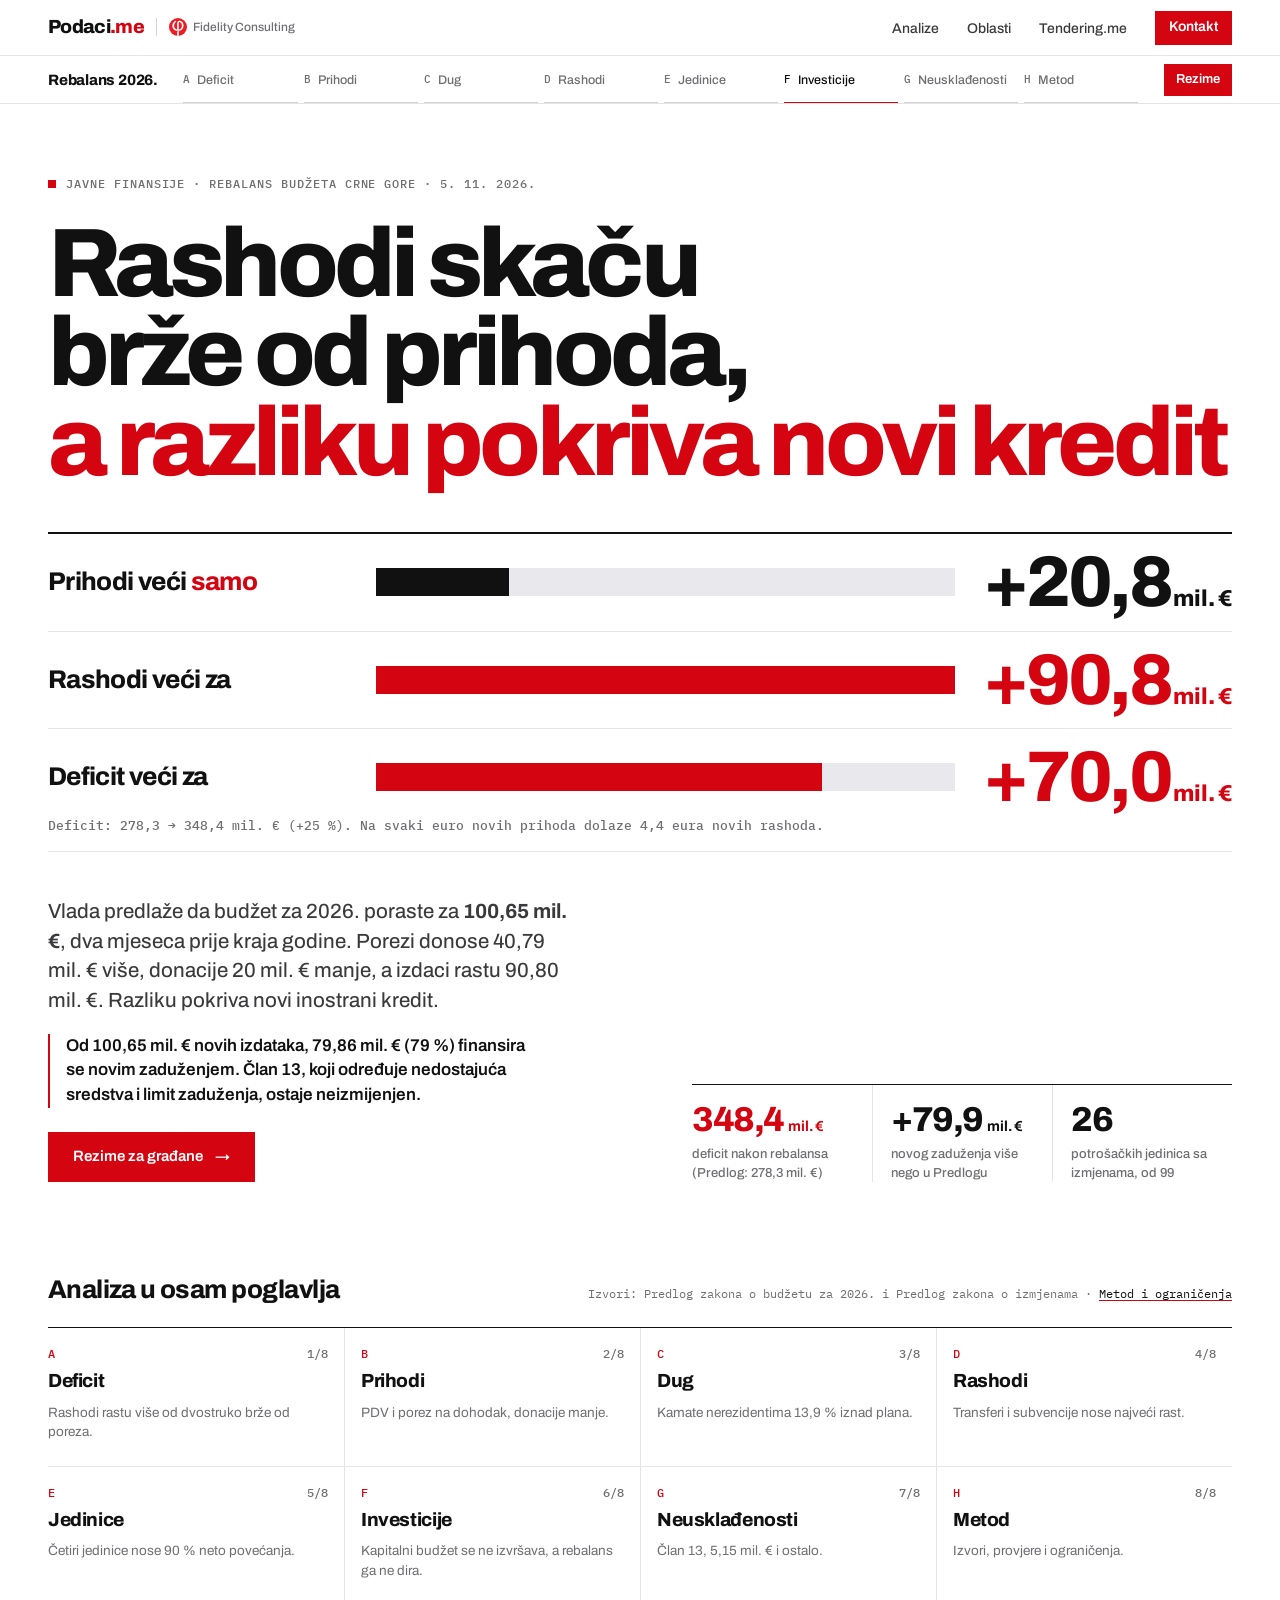
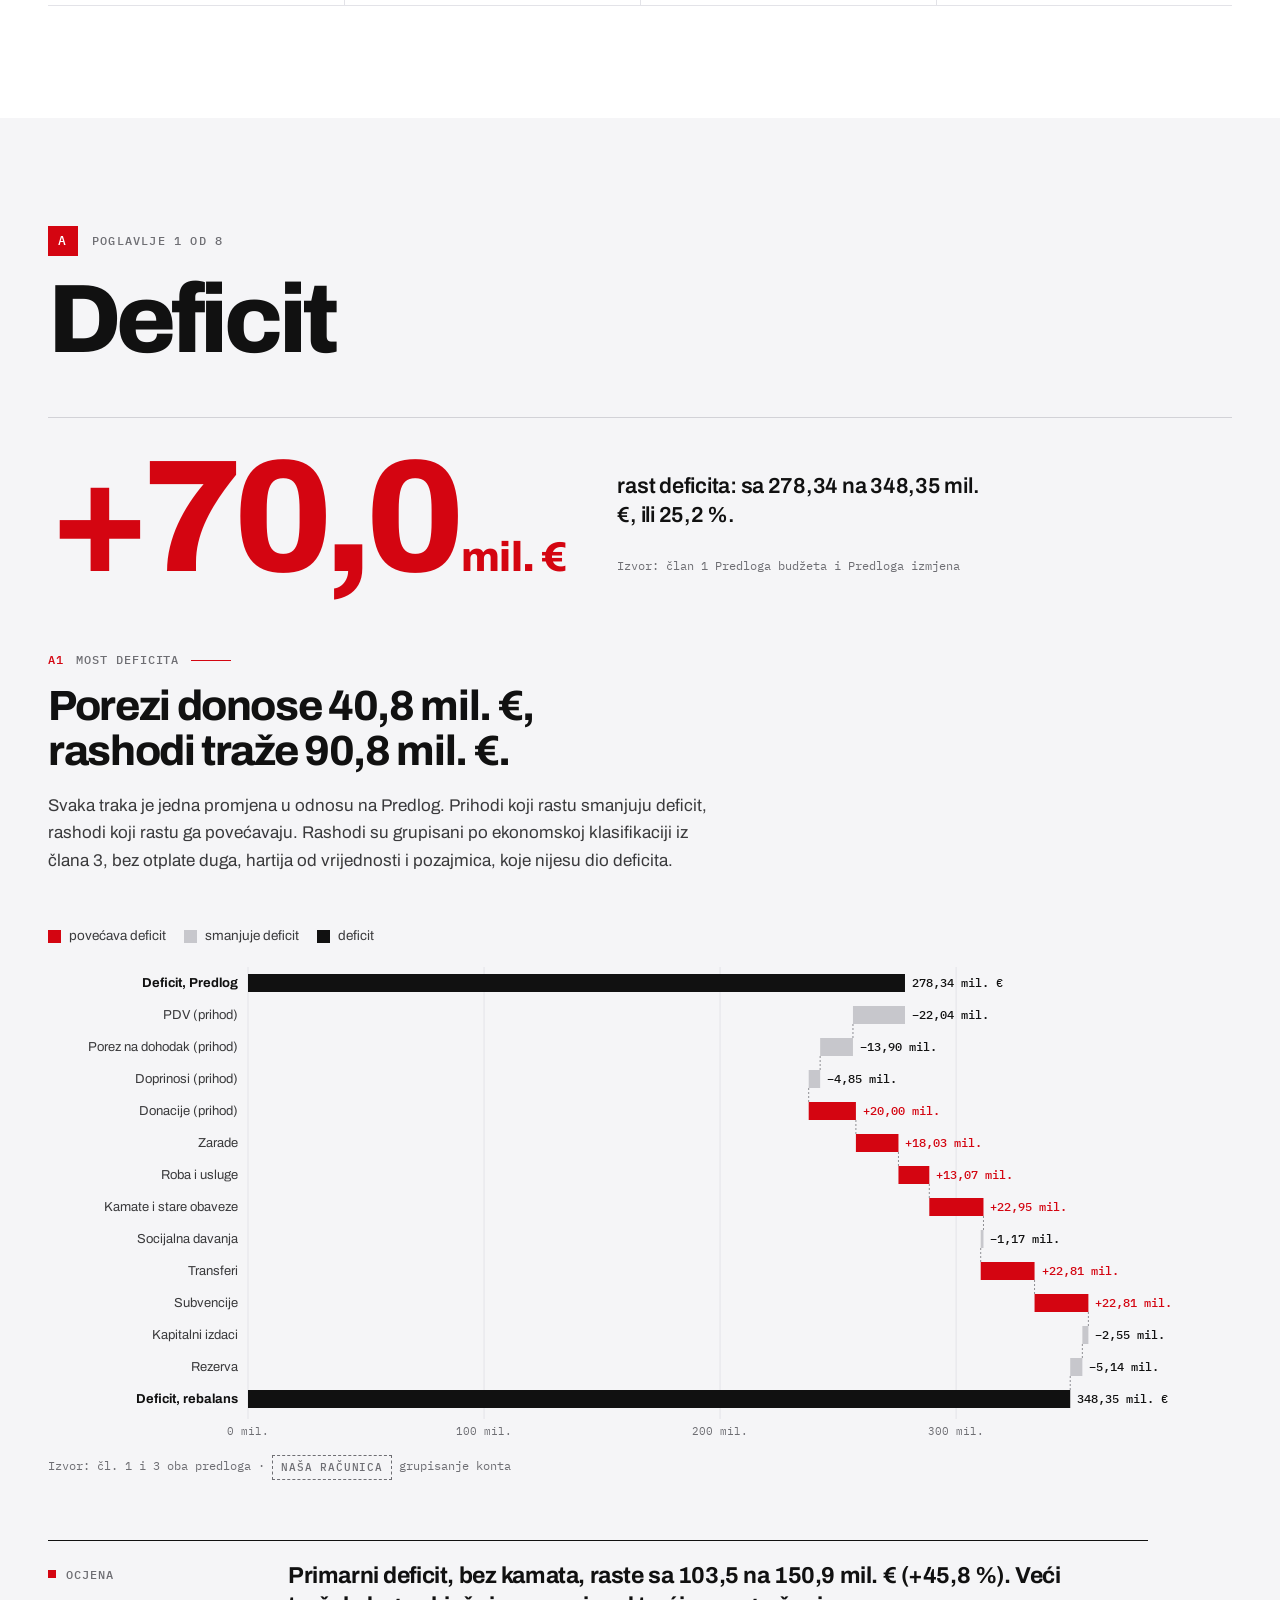
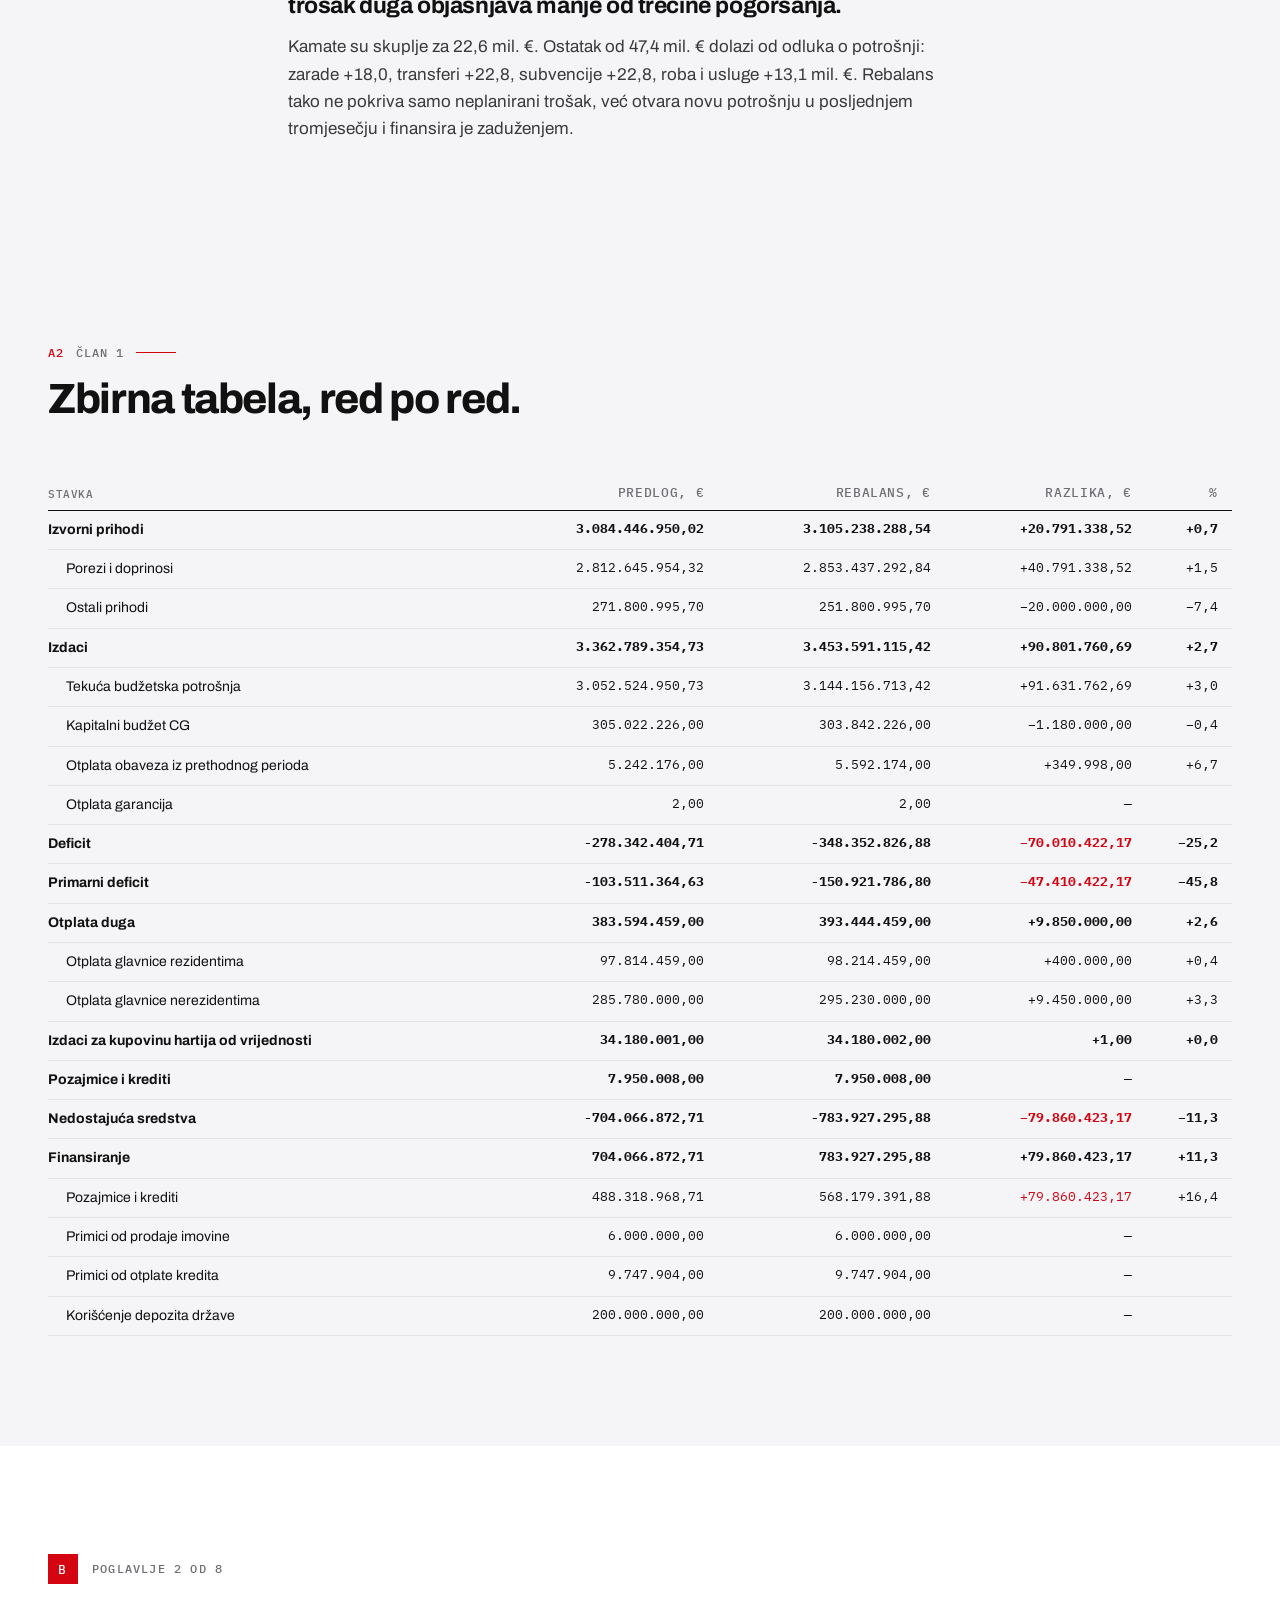
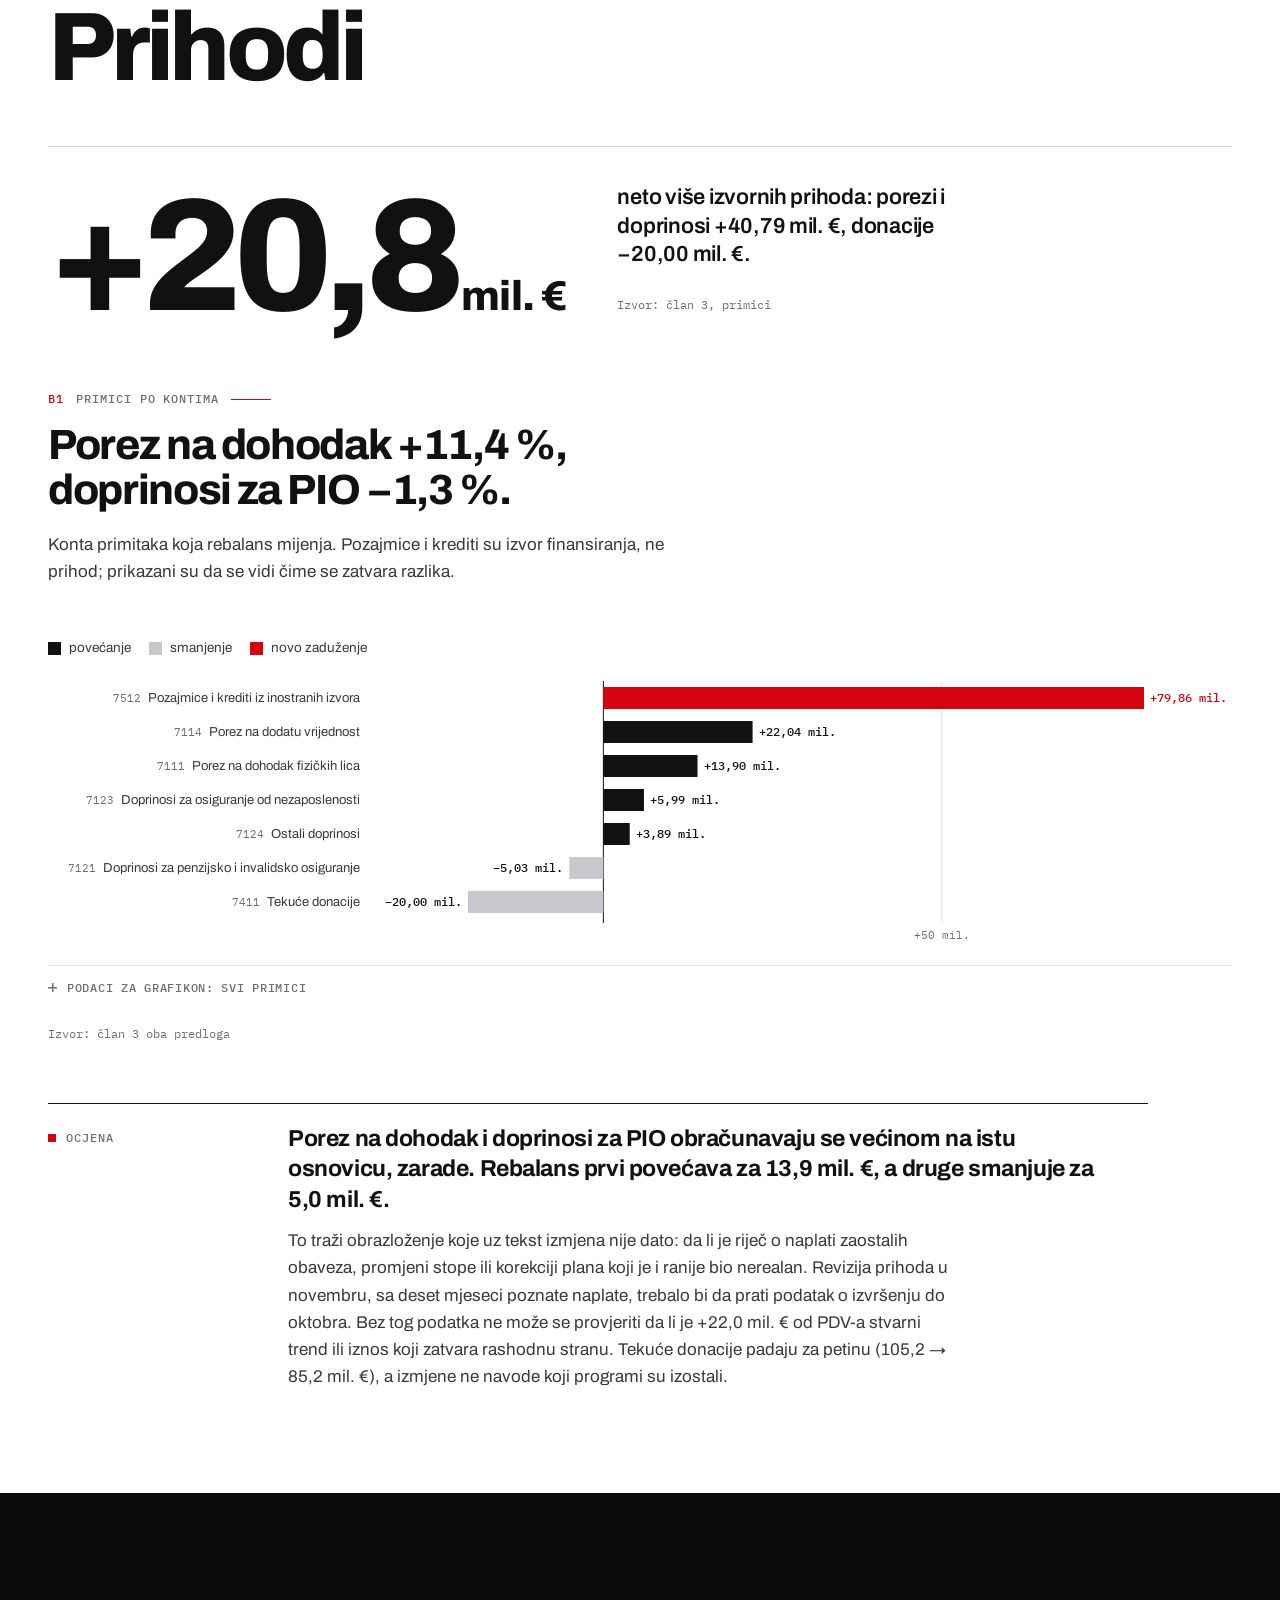
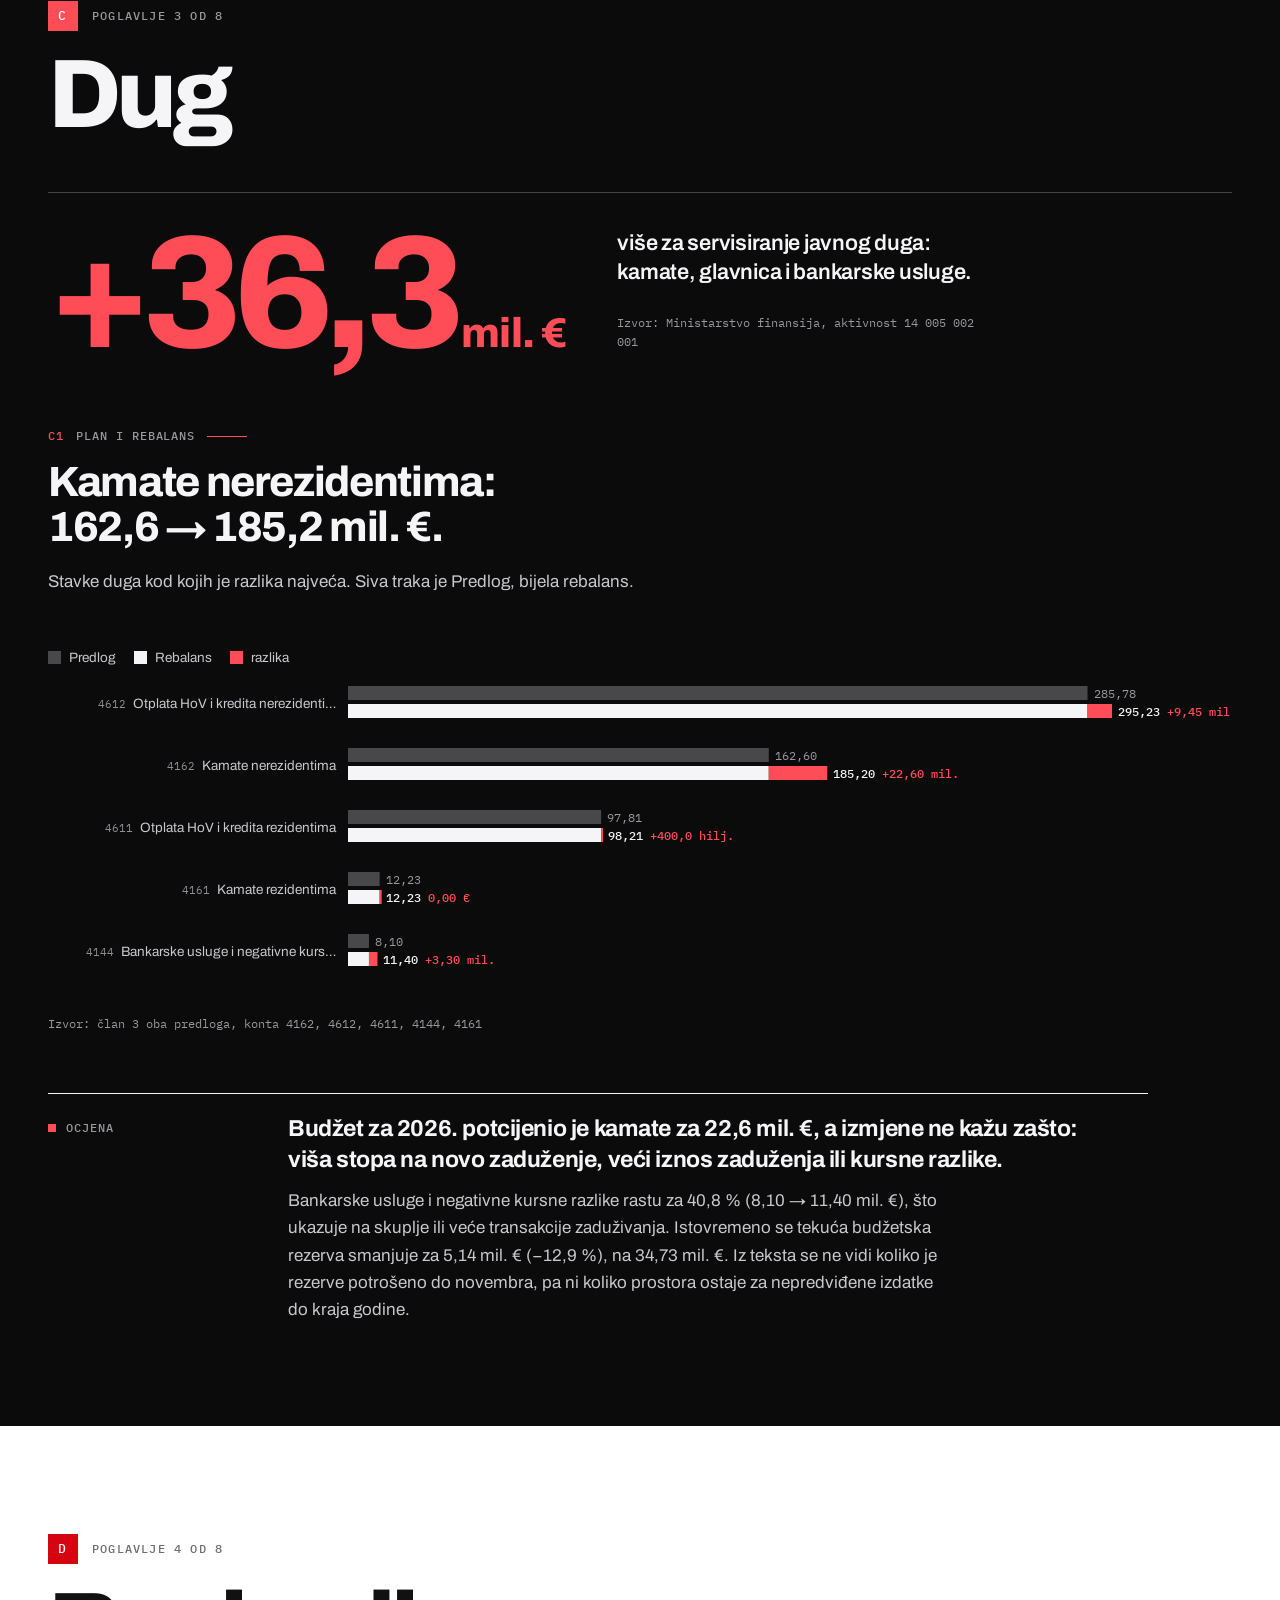
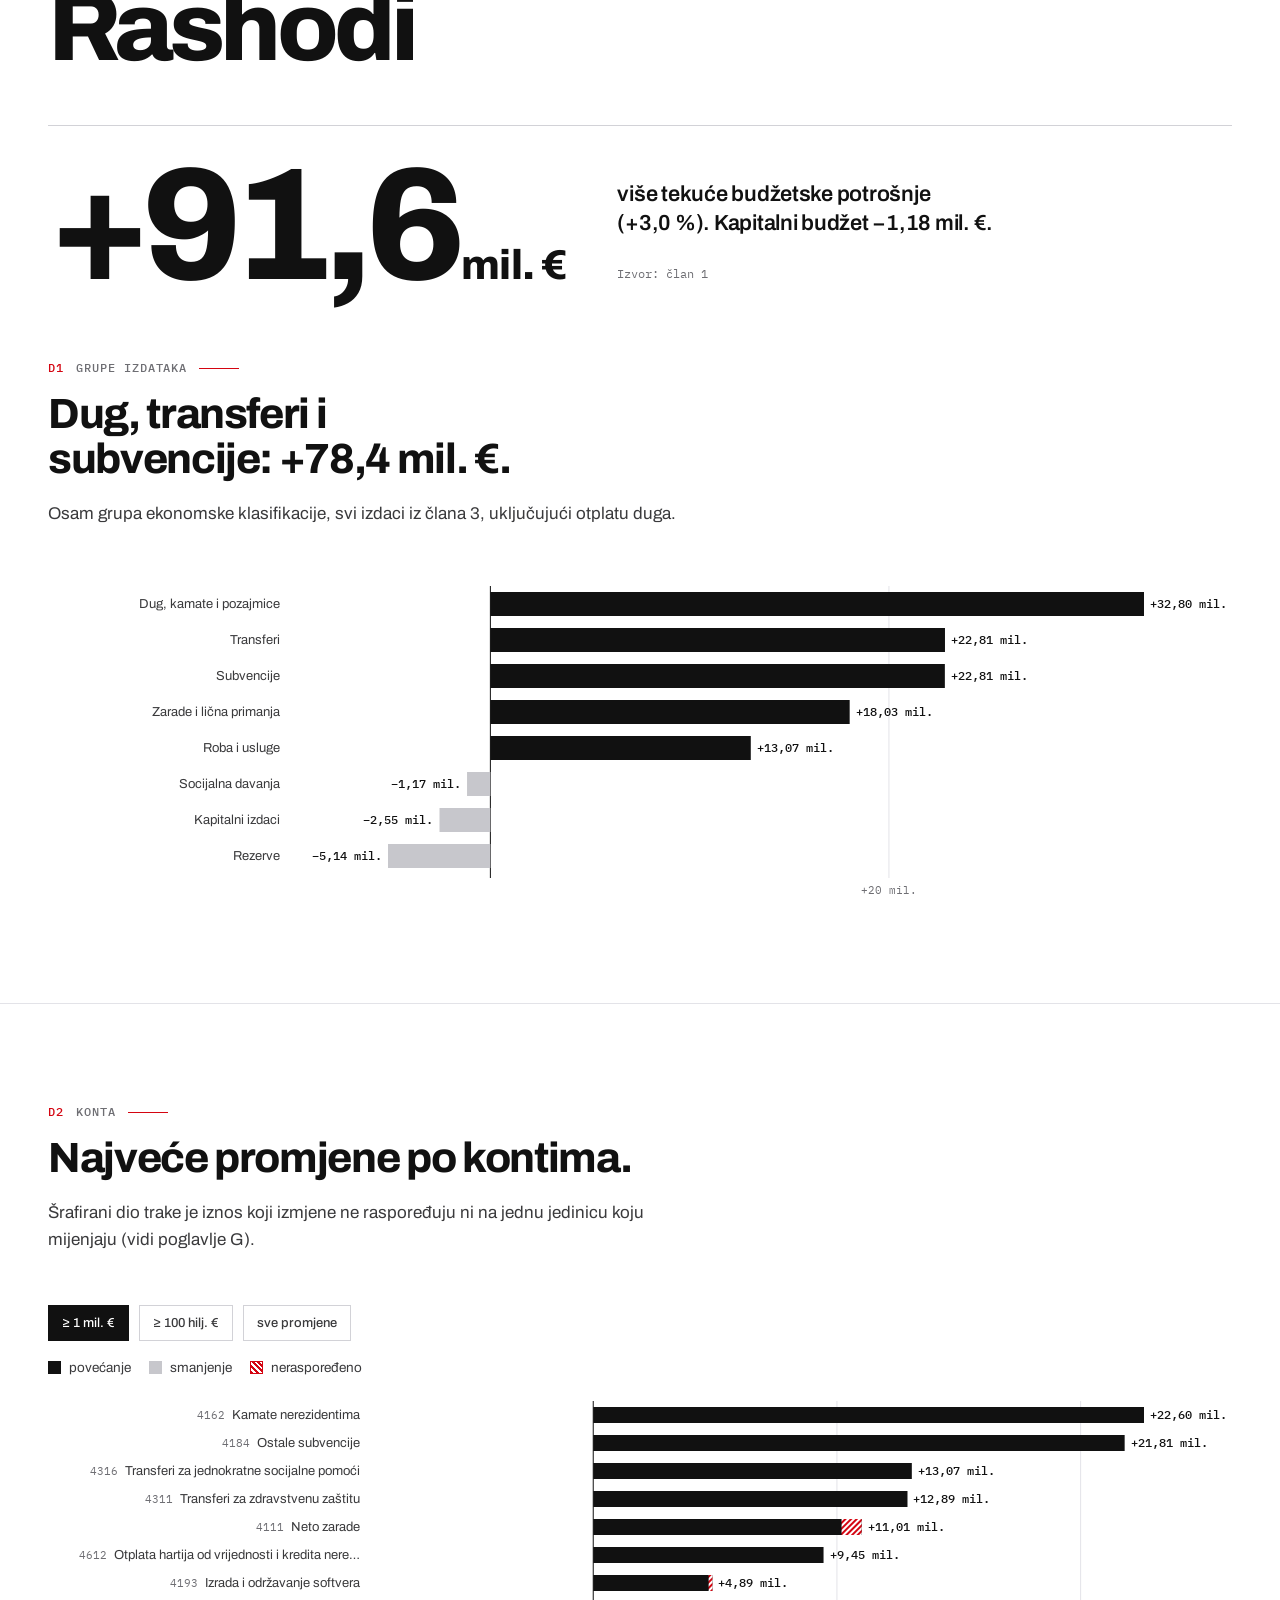
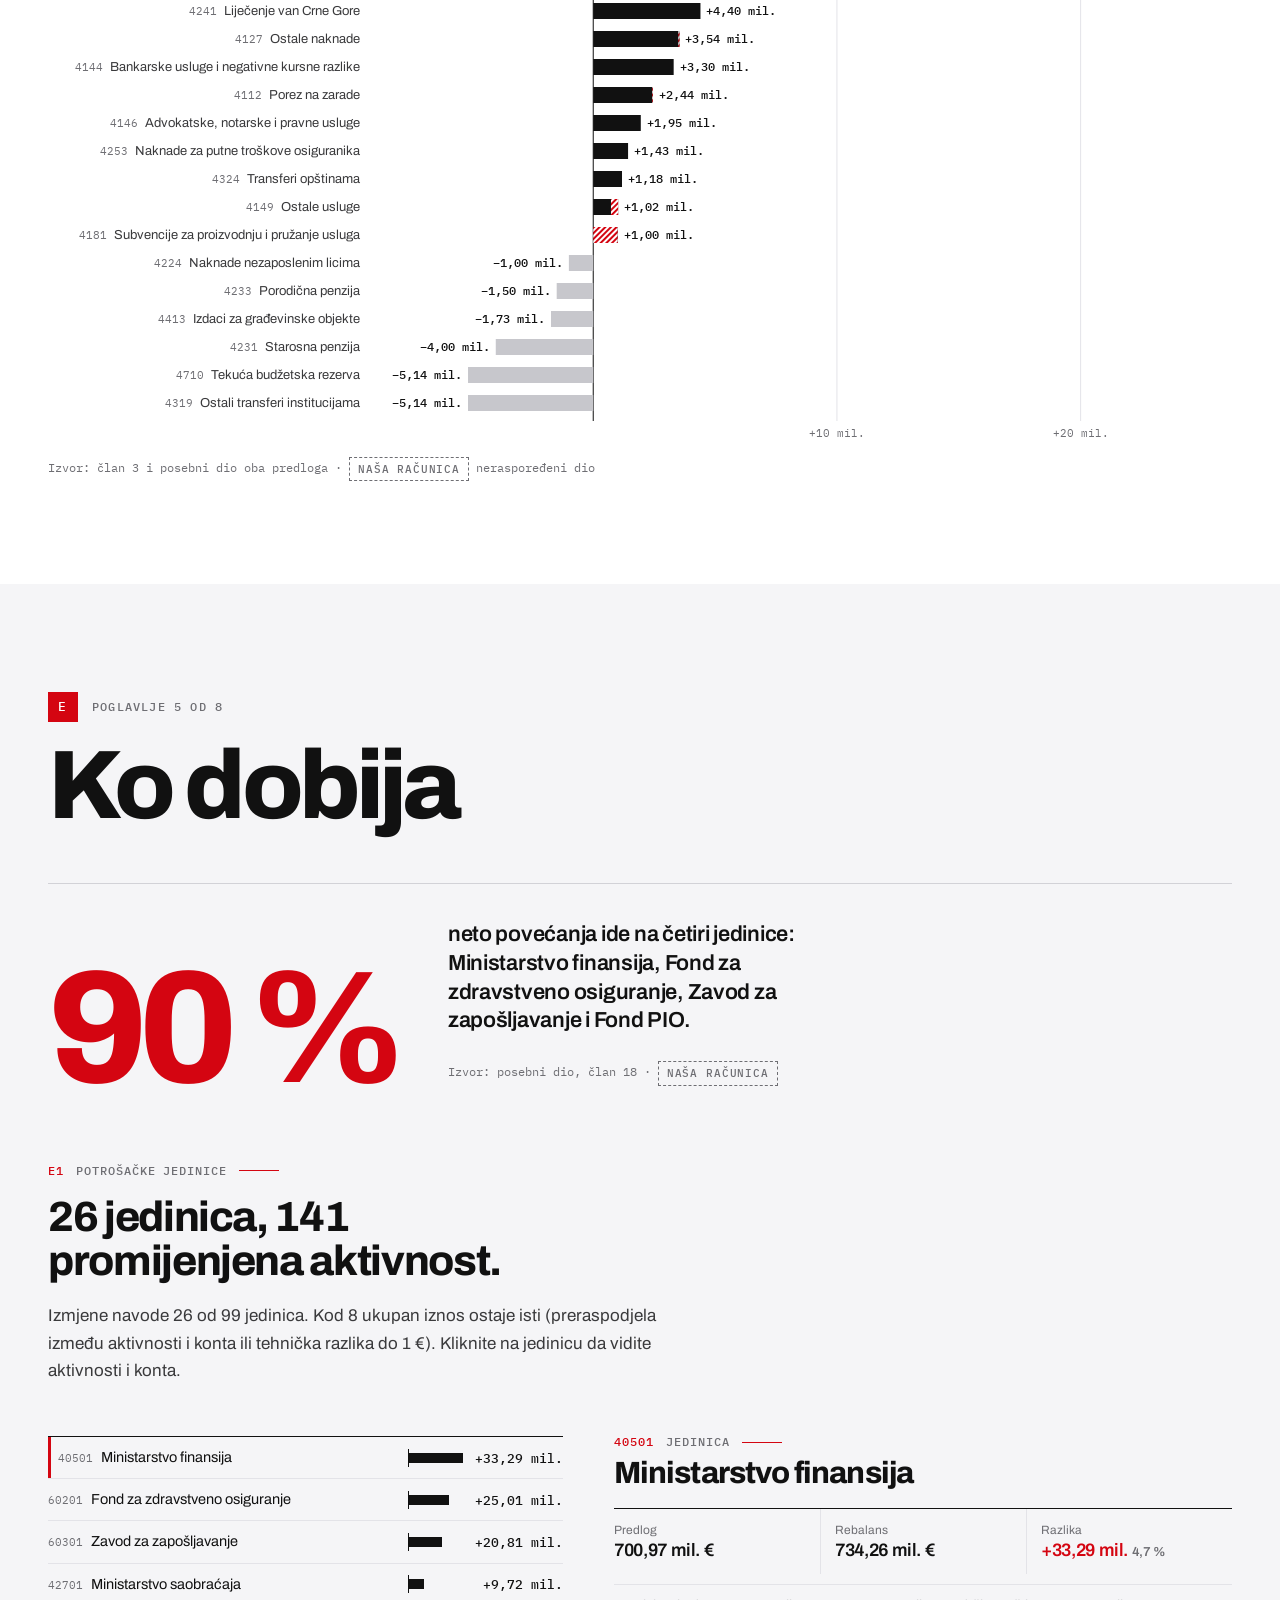
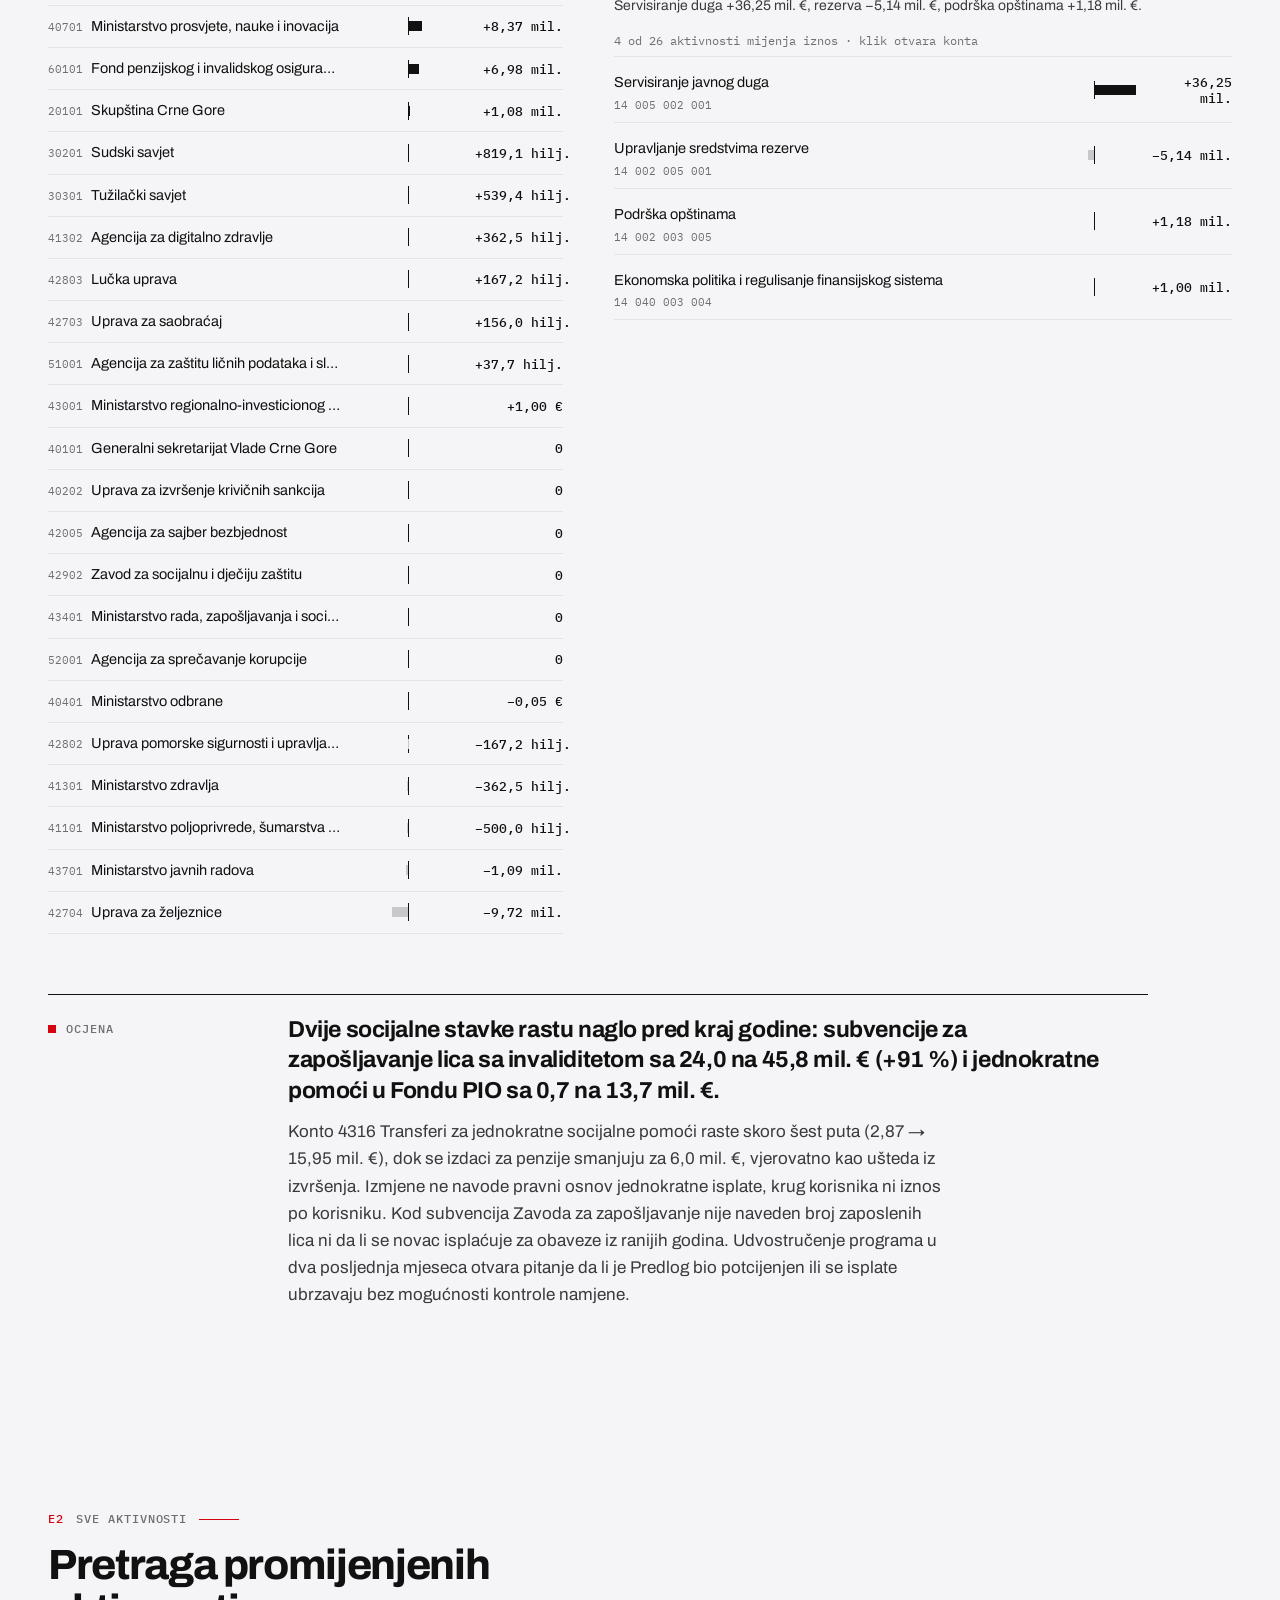
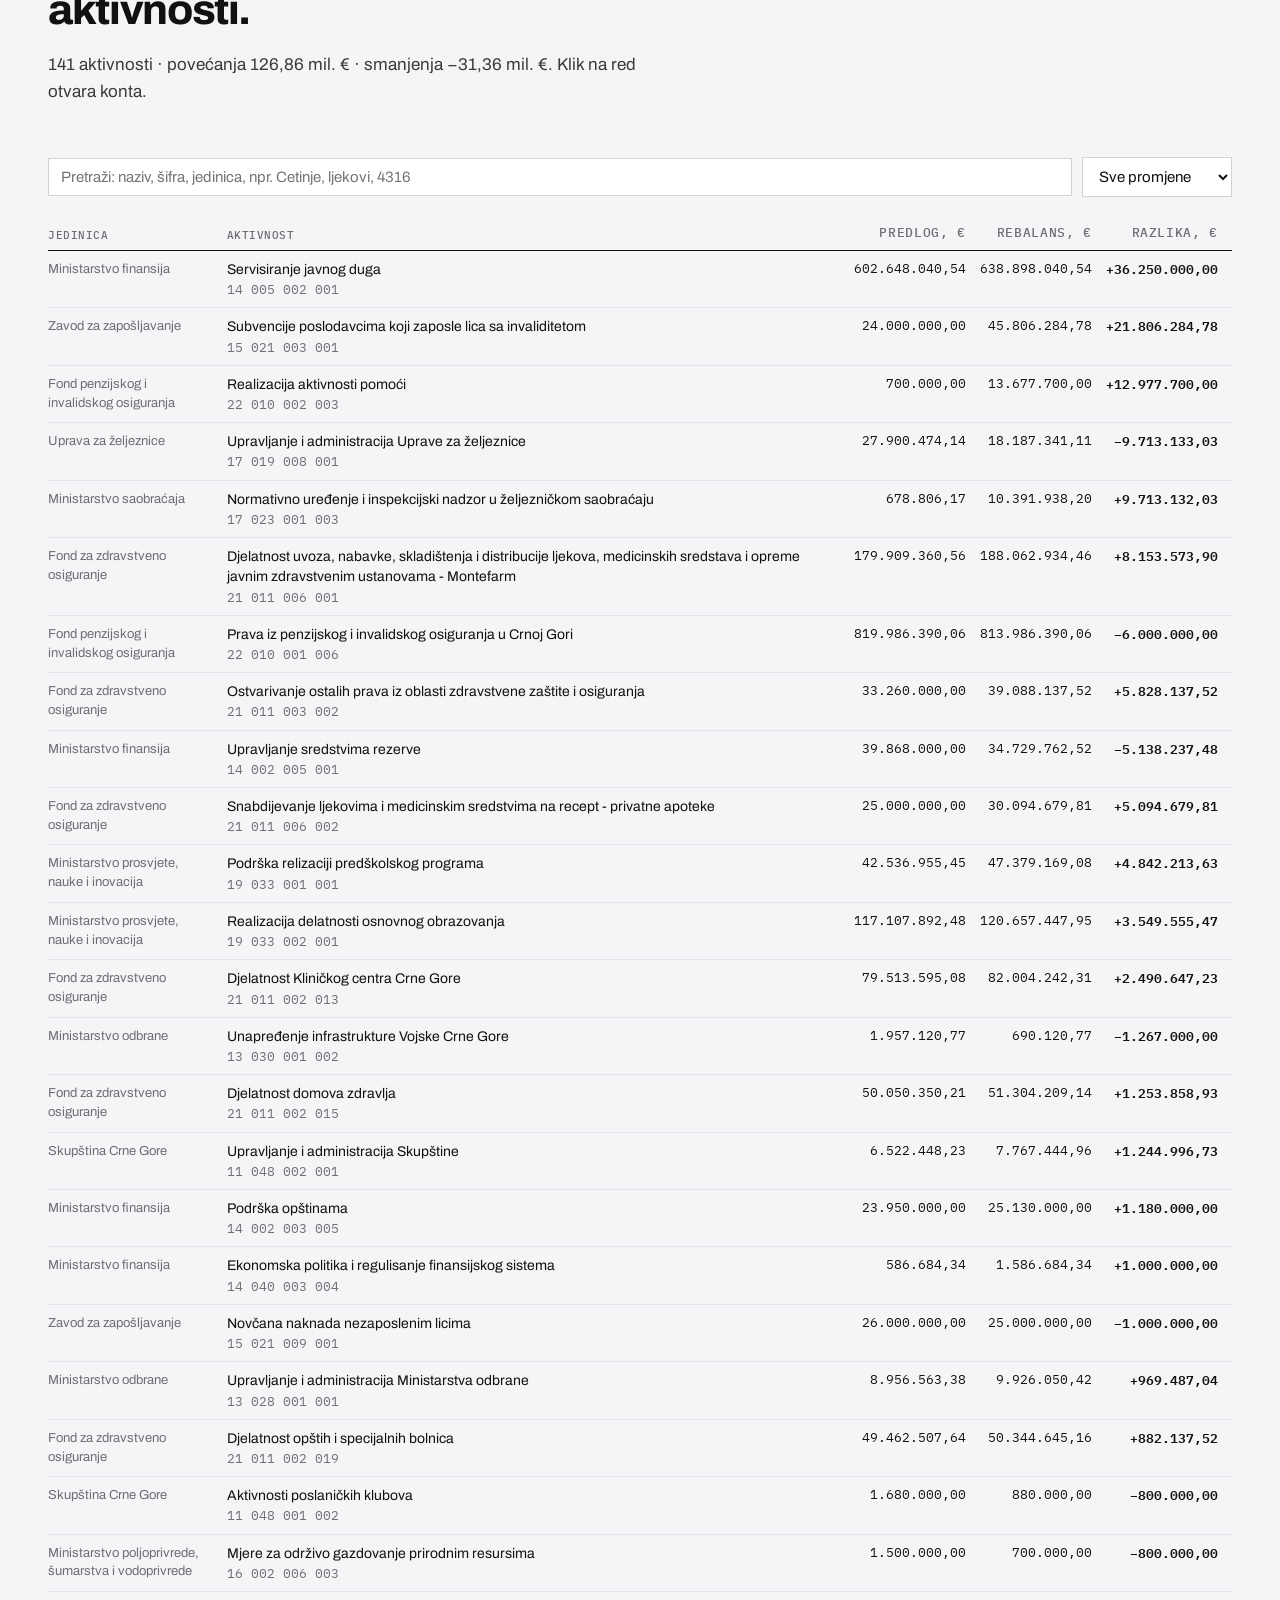
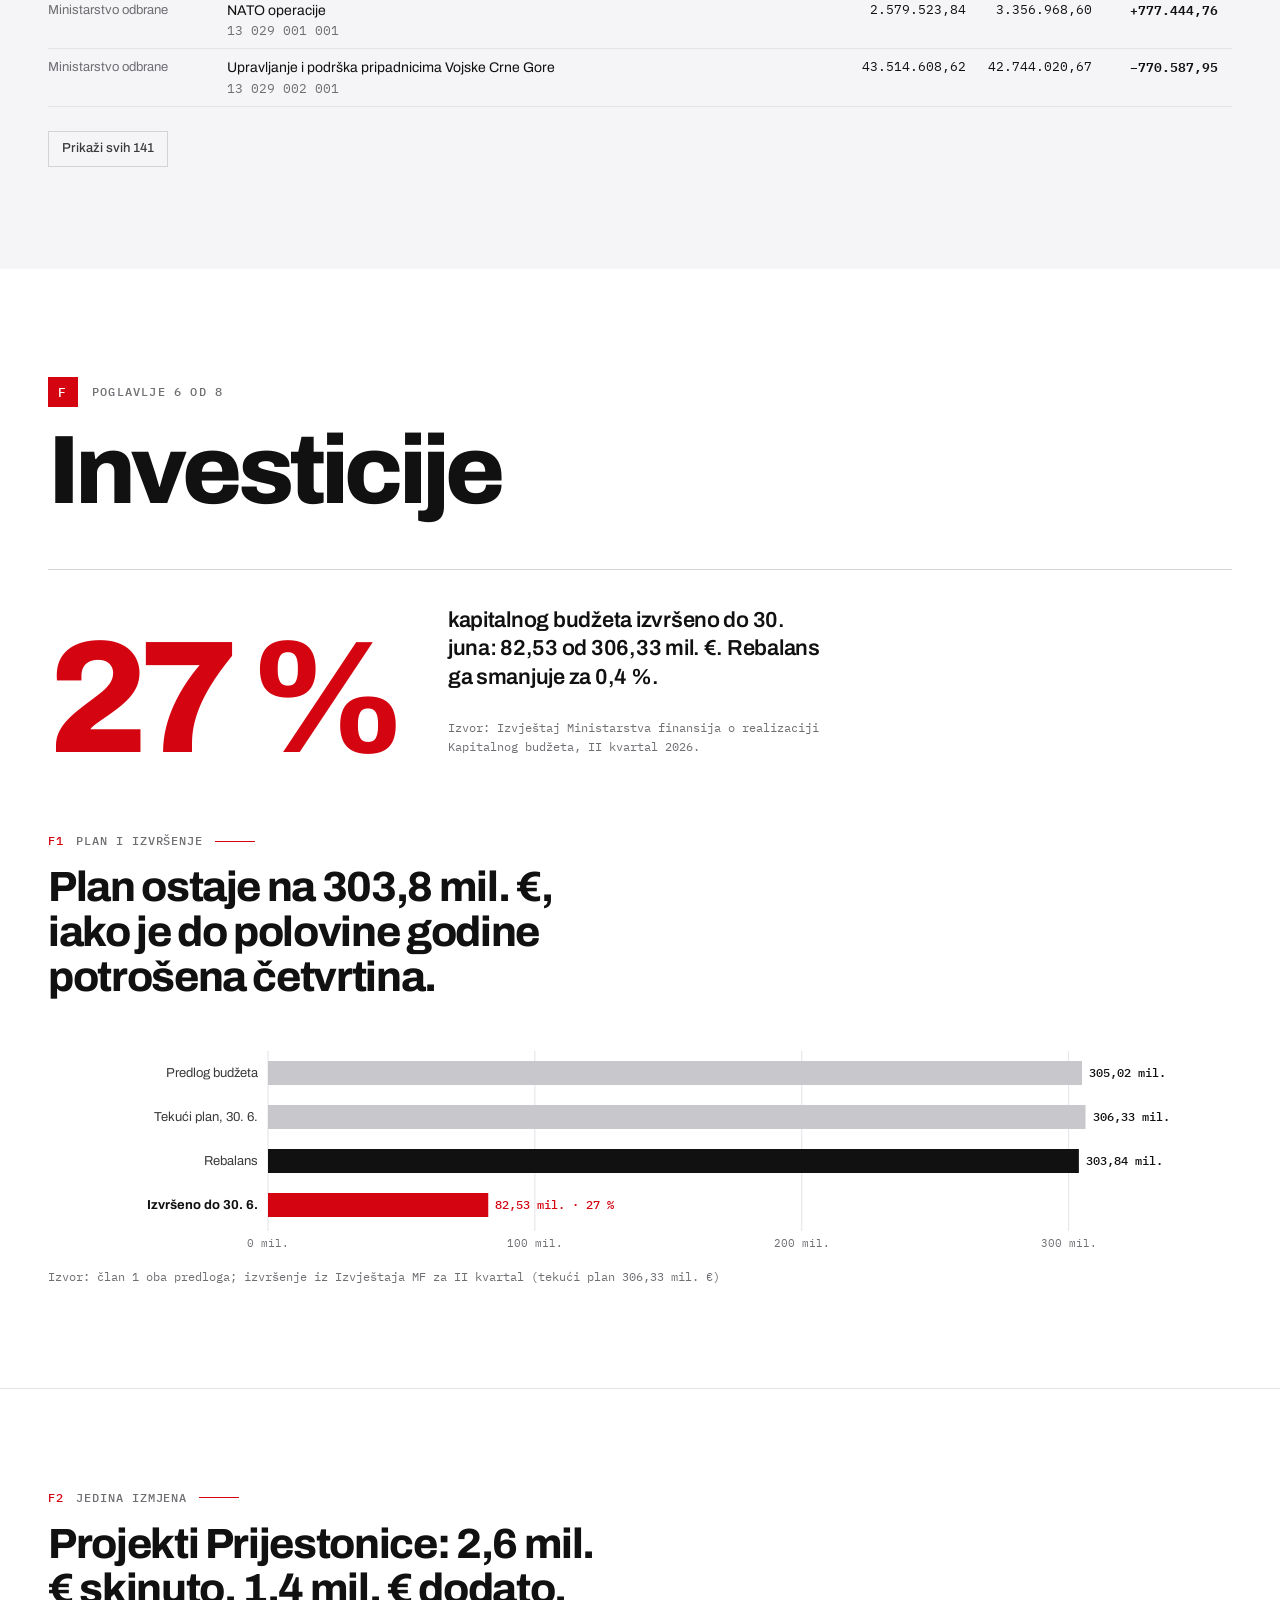
<file: analize/rebalans-budzeta-2026/index.html>
<!DOCTYPE html>
<html lang="sr-Latn-ME">
<head>
<meta charset="utf-8">
<meta name="viewport" content="width=device-width, initial-scale=1, viewport-fit=cover">
<title>Rebalans budžeta 2026: rashodi skaču brže od prihoda — Podaci.me</title>
<meta name="description" content="Rebalans budžeta Crne Gore za 2026: izdaci +90,8 mil. €, prihodi +20,8 mil. €, deficit 348,4 mil. €, razliku pokriva novi kredit. Kritička analiza po poglavljima, sa rezimeom za građane.">
<link rel="canonical" href="https://www.podaci.me/analize/rebalans-budzeta-2026/">
<meta name="theme-color" content="#ffffff">
<meta property="og:type" content="article">
<meta property="og:site_name" content="Podaci.me">
<meta property="og:url" content="https://www.podaci.me/analize/rebalans-budzeta-2026/">
<meta property="og:title" content="Rebalans budžeta 2026: rashodi skaču brže od prihoda — Podaci.me">
<meta property="og:description" content="Rebalans budžeta Crne Gore za 2026: izdaci +90,8 mil. €, prihodi +20,8 mil. €, deficit 348,4 mil. €, razliku pokriva novi kredit. Kritička analiza po poglavljima, sa rezimeom za građane.">
<meta property="og:image" content="https://www.podaci.me/og-rebalans-2026.png">
<meta property="og:image:width" content="1200">
<meta property="og:image:height" content="630">
<meta property="og:locale" content="sr_ME">
<meta property="article:published_time" content="2026-11-05">
<meta name="twitter:card" content="summary_large_image">
<meta name="twitter:image" content="https://www.podaci.me/og-rebalans-2026.png">
<link rel="icon" href="/favicon.svg" type="image/svg+xml">
<script type="application/ld+json">{"@context":"https://schema.org","@type":"Article","headline":"Rebalans budžeta 2026: rashodi skaču brže od prihoda, a razliku pokriva novi kredit","description":"Rebalans budžeta Crne Gore za 2026: izdaci +90,8 mil. €, prihodi +20,8 mil. €, deficit 348,4 mil. €, razliku pokriva novi kredit. Kritička analiza po poglavljima, sa rezimeom za građane.","datePublished":"2026-11-05","inLanguage":"sr-Latn-ME","image":"https://www.podaci.me/og-rebalans-2026.png","mainEntityOfPage":"https://www.podaci.me/analize/rebalans-budzeta-2026/","author":{"@type":"Organization","name":"Podaci.me"},"publisher":{"@type":"Organization","name":"Podaci.me"}}</script>
<style>:root{padding-top:env(safe-area-inset-top,0px);padding-bottom:env(safe-area-inset-bottom,0px)}</style>
<link rel="preconnect" href="https://fonts.googleapis.com">
<link rel="stylesheet" href="https://fonts.googleapis.com/css2?family=Archivo:wght@400;500;600;700;800&family=IBM+Plex+Mono:wght@400;500&display=swap">
<style>
/* Podaci.me v2: bijela strana, crna tipografija, jedna crvena za razliku između plana i stvarnosti.
   Poglavlja A–H, smjena bijelih, sivih i tamnih sekcija; mreža 1280 px. Namjerno jedna (svijetla) tema, kao na sajtu. */
:root{
  --white:#fff; --paper:#f5f5f7; --night:#0b0b0c;
  --ink:#111111; --ink-2:#3a3a3c; --muted:#6e6e73; --faint:#8e8e93;
  --hair:#e3e3e8; --hair-2:#d2d2d7;
  --accent:#d40511; --accent-text:#d40511; --accent-wash:rgba(212,5,17,.07); --accent-soft:rgba(212,5,17,.16);
  --n1:#e8e8ed; --n2:#c7c7cc; --n3:#8e8e93; --n4:#48484a;
  --bg:var(--white); --card:#fff;
  --f-sans:"Archivo",-apple-system,BlinkMacSystemFont,"Segoe UI",Roboto,"Helvetica Neue",Arial,sans-serif;
  --f-mono:"IBM Plex Mono",ui-monospace,SFMono-Regular,Menlo,Consolas,monospace;
  --ease:cubic-bezier(.16,1,.3,1);
  --wrap:1280px; --gx:max(16px, min(4vw, 48px));
  --local-h:48px;
  color-scheme:light;
}
.tone-paper{--bg:var(--paper);background:var(--paper)}
.tone-night{
  --bg:var(--night);--card:#151517;
  --ink:#f5f5f7;--ink-2:#c7c7cc;--muted:#98989d;--faint:#7c7c80;
  --hair:rgba(255,255,255,.14);--hair-2:rgba(255,255,255,.24);
  --accent-text:#ff4d57;--accent:#ff4d57;--accent-wash:rgba(255,77,87,.10);
  --n1:#2c2c2e;--n2:#48484a;--n3:#8e8e93;--n4:#d1d1d6;
  background:var(--night);color:var(--ink);color-scheme:dark;
}
*,*::before,*::after{box-sizing:border-box}
html{scroll-padding-top:calc(var(--local-h) + 12px)}
body{margin:0;background:var(--white);color:var(--ink);font:400 17px/1.6 var(--f-sans);-webkit-font-smoothing:antialiased;overflow-x:clip}
@media (min-width:768px){body{font-size:18px}}
svg{display:block;max-width:100%}
a{color:inherit}
p{margin:0}
h1,h2,h3,h4{margin:0;font-weight:800}
button{font:inherit;color:inherit}
::selection{background:var(--accent-soft)}
:focus-visible{outline:2px solid var(--accent);outline-offset:3px}
[hidden]{display:none !important}
.wrap{max-width:var(--wrap);margin-inline:auto;padding-left:max(var(--gx),env(safe-area-inset-left,0px));padding-right:max(var(--gx),env(safe-area-inset-right,0px))}
.lnk{color:var(--ink);text-decoration:none;background:linear-gradient(var(--accent),var(--accent)) 0 100%/100% 1px no-repeat}
.lnk:hover{color:var(--accent-text);background-size:100% 2px}
.eyebrow{display:flex;align-items:center;gap:10px;font:500 12px/1.3 var(--f-mono);letter-spacing:.08em;text-transform:uppercase;color:var(--muted)}
.eyebrow::before{content:"";width:8px;height:8px;background:var(--accent);flex:none}
.h-scene{font-size:clamp(28px,3.3vw,46px);font-weight:750;letter-spacing:-.032em;line-height:1.06;text-wrap:balance;max-width:24ch}
.h-sub{font-size:clamp(20px,1.7vw,24px);font-weight:750;letter-spacing:-.02em;line-height:1.2}
.lede{font-size:clamp(19px,1.6vw,23px);line-height:1.45;font-weight:450;color:var(--ink-2);text-wrap:pretty}
.dek{font-size:clamp(17px,1.25vw,19px);line-height:1.62;color:var(--ink-2);max-width:66ch;text-wrap:pretty}
.dek strong{color:var(--accent-text);font-weight:700}
.dek+.dek{margin-top:.8em}
.meta,.src{font:400 12px/1.6 var(--f-mono);color:var(--muted)}
.src{max-width:110ch;margin-top:14px}
.tnum{font-variant-numeric:tabular-nums}
.red{color:var(--accent-text)}
.badge{display:inline-flex;align-items:center;gap:6px;font:500 10.5px/1 var(--f-mono);letter-spacing:.08em;text-transform:uppercase;padding:6px 8px;border:1px dashed currentColor;color:var(--muted);white-space:nowrap;vertical-align:middle}
.badge--proj{color:var(--accent-text)}

/* header */
.gh{position:relative;z-index:60;height:56px;background:#fff;border-bottom:1px solid var(--hair)}
.gh .wrap{height:100%;display:flex;align-items:center;justify-content:space-between;gap:24px}
.brand{display:inline-flex;align-items:center;gap:12px;color:var(--ink);text-decoration:none;min-width:0}
.brand .logo{font-size:19px;font-weight:800;letter-spacing:-.035em}
.brand .logo span{color:var(--accent)}
.brand .by{display:inline-flex;align-items:center;gap:6px;font-size:12px;font-weight:500;color:var(--muted);padding-left:12px;border-left:1px solid var(--hair-2);line-height:1;white-space:nowrap}
.brand .by img{width:18px;height:18px}
.gh nav ul{display:flex;align-items:center;gap:28px;list-style:none;margin:0;padding:0}
.gh nav a{font-size:14px;font-weight:500;color:var(--ink-2);text-decoration:none}
.gh nav a:hover{color:var(--ink)}
.gh nav a.cta{display:inline-flex;align-items:center;min-height:34px;padding:0 14px;background:var(--accent);color:#fff;font-weight:600}
@media (max-width:880px){.gh nav li:not(:last-child){display:none}}
@media (max-width:440px){.brand .by{display:none}}

/* local nav */
.lnav{position:sticky;top:env(safe-area-inset-top,0px);z-index:50;height:var(--local-h);background:rgba(255,255,255,.92);-webkit-backdrop-filter:saturate(180%) blur(18px);backdrop-filter:saturate(180%) blur(18px);border-bottom:1px solid var(--hair)}
body::before{content:"";position:fixed;inset:0 0 auto;height:env(safe-area-inset-top,0px);z-index:70;background:#fff}
.lnav>.wrap{height:100%;display:flex;align-items:center;gap:clamp(12px,2vw,28px)}
.lnav__title{flex:none;font-size:15px;font-weight:750;letter-spacing:-.015em;text-decoration:none;color:var(--ink);white-space:nowrap}
.lnav__segs{flex:1;min-width:0;height:100%;display:grid;grid-template-columns:repeat(8,minmax(0,1fr));gap:6px;list-style:none;margin:0;padding:0}
.lnav__segs a{position:relative;height:100%;display:flex;align-items:center;gap:7px;font-size:12.5px;font-weight:500;color:var(--muted);text-decoration:none;white-space:nowrap;overflow:hidden}
.lnav__segs a b{font:500 11px/1 var(--f-mono);color:inherit}
.lnav__segs a::after{content:"";position:absolute;left:0;right:0;bottom:-1px;height:2px;background:var(--hair-2)}
.lnav__segs a:hover,.lnav__segs a.is-on{color:var(--ink)}
.lnav__segs a.is-on::after{background:var(--accent)}
@media (max-width:1100px){.lnav__segs a span{display:none}.lnav__segs a{justify-content:center}}
@media (max-width:520px){.lnav__title{display:none}}

/* cover */
.cover{padding-top:clamp(44px,8vh,104px)}
.cover__h{margin-top:clamp(20px,3vh,32px);font-size:clamp(44px,7.6vw,120px);font-weight:800;letter-spacing:-.05em;line-height:.92;text-wrap:balance}
.cover__h>span{display:block}
.cover__h .l2{color:var(--accent)}
.punch{margin-top:clamp(32px,5vh,56px);border-top:2px solid var(--ink);display:grid}
.punch__row{display:grid;grid-template-columns:minmax(0,300px) minmax(0,1fr) auto;gap:10px 28px;align-items:center;padding:16px 0;border-bottom:1px solid var(--hair)}
.punch__k{font-size:clamp(20px,2vw,28px);font-weight:750;letter-spacing:-.025em;line-height:1.1}
.punch__k em{font-style:normal;color:var(--accent)}
.punch__bar{height:clamp(18px,2.2vw,30px);background:var(--n1);position:relative}
.punch__bar i{position:absolute;inset:0 auto 0 0;background:var(--ink)}
.punch__row.r .punch__bar i{background:var(--accent)}
.punch__v{font-size:clamp(40px,5.6vw,84px);font-weight:800;letter-spacing:-.05em;line-height:.9;font-variant-numeric:tabular-nums;white-space:nowrap;text-align:right;min-width:4.6ch}
.punch__v small{font-size:.32em;letter-spacing:-.01em;margin-left:.15em}
.punch__row.r .punch__v{color:var(--accent)}
.punch__note{grid-column:1/-1;margin-top:-4px;font:500 13px/1.5 var(--f-mono);color:var(--muted)}
@media (max-width:700px){.punch__row{grid-template-columns:minmax(0,1fr) auto}.punch__k{grid-column:1/-1}}
.cover__grid{display:grid;grid-template-columns:minmax(0,1.05fr) minmax(0,1fr);gap:28px clamp(32px,6vw,96px);align-items:end;margin-top:clamp(32px,5vh,56px)}
.cover__copy .lede{max-width:44ch}
.cover__flag{margin-top:18px;padding-left:16px;border-left:2px solid var(--accent);font-size:17px;font-weight:600;line-height:1.45;max-width:48ch}
.stats{display:grid;grid-template-columns:repeat(3,minmax(0,1fr));margin:0;border-top:1px solid var(--ink)}
.stats>div{display:flex;flex-direction:column-reverse;justify-content:flex-end;gap:8px;padding:18px 16px 0 0;min-width:0}
.stats>div+div{padding-left:18px;border-left:1px solid var(--hair)}
.stats dt{font-size:13px;line-height:1.4;color:var(--muted);font-weight:500}
.stats dd{margin:0;font-size:clamp(28px,2.7vw,42px);font-weight:800;letter-spacing:-.04em;line-height:1;font-variant-numeric:tabular-nums;white-space:nowrap}
.stats dd small{font-size:.42em;letter-spacing:-.01em;font-weight:700;margin-left:4px}
.stats dd.red{color:var(--accent)}
@media (max-width:860px){.cover__grid{grid-template-columns:minmax(0,1fr)}}
@media (max-width:520px){.stats{grid-template-columns:minmax(0,1fr)}.stats>div+div{padding-left:0;border-left:0;border-top:1px solid var(--hair)}.stats>div{padding:14px 0}}
.chapwrap{padding-block:clamp(52px,7vw,88px) clamp(64px,9vw,112px)}
.chaphead{display:flex;flex-wrap:wrap;align-items:baseline;justify-content:space-between;gap:10px 24px;padding-bottom:16px;border-bottom:1px solid var(--ink)}
.chaphead h2{font-size:clamp(22px,2vw,28px);font-weight:750;letter-spacing:-.02em}
.chap-grid{list-style:none;margin:0;padding:0;display:grid;grid-template-columns:repeat(4,minmax(0,1fr))}
.chap-grid a{position:relative;display:flex;flex-direction:column;gap:10px;height:100%;padding:20px 16px 24px 0;text-decoration:none;color:var(--ink);border-bottom:1px solid var(--hair)}
.chap-grid li:not(:nth-child(4n+1)) a{padding-left:16px;border-left:1px solid var(--hair)}
.chap-grid a::after{content:"";position:absolute;left:0;right:0;bottom:-1px;height:2px;background:var(--accent);transform:scaleX(0);transform-origin:left;transition:transform .5s var(--ease)}
.chap-grid a:hover::after{transform:scaleX(1)}
.chap-grid b{display:flex;justify-content:space-between;gap:8px;font:500 12px/1 var(--f-mono);color:var(--accent-text)}
.chap-grid b span{color:var(--muted)}
.chap-grid strong{font-size:19px;font-weight:750;letter-spacing:-.02em;line-height:1.2}
.chap-grid em{font-style:normal;font-size:13.5px;line-height:1.45;color:var(--muted)}
@media (max-width:900px){.chap-grid{grid-template-columns:repeat(2,minmax(0,1fr))}.chap-grid li:not(:nth-child(4n+1)) a{padding-left:0;border-left:0}.chap-grid li:nth-child(2n) a{padding-left:16px;border-left:1px solid var(--hair)}}

/* acts & scenes */
.act{position:relative;scroll-margin-top:var(--local-h)}
.act-open{padding-block:clamp(80px,12vh,148px) clamp(48px,8vh,96px)}
.act-open__k{display:flex;align-items:center;gap:14px;font:500 12px/1 var(--f-mono);letter-spacing:.1em;text-transform:uppercase;color:var(--muted)}
.act-open__k b{display:inline-grid;place-items:center;width:30px;height:30px;font-weight:500;font-size:13px;color:#fff;background:var(--accent)}
.act-open__t{margin-top:20px;font-size:clamp(46px,7.6vw,120px);font-weight:800;letter-spacing:-.05em;line-height:.9;text-wrap:balance}
.act-open__fig{display:grid;grid-template-columns:auto minmax(0,1fr);align-items:end;gap:20px clamp(28px,4vw,64px);margin-top:clamp(36px,6vh,80px);padding-top:clamp(24px,3vw,36px);border-top:1px solid var(--hair-2)}
.act-open__num{font-size:clamp(72px,12.5vw,196px);font-weight:800;letter-spacing:-.06em;line-height:.8;font-variant-numeric:tabular-nums;white-space:nowrap}
.act-open__num small{font-size:.26em;letter-spacing:-.02em;margin-left:.15em}
.act-open__num.red{color:var(--accent-text)}
.act-open__side{display:grid;gap:12px;padding-bottom:.4em;max-width:38ch}
.act-open__txt{font-size:clamp(19px,1.7vw,25px);line-height:1.32;font-weight:600;letter-spacing:-.012em}
@media (max-width:700px){.act-open__fig{grid-template-columns:minmax(0,1fr)}}
.scene{padding-block:clamp(60px,8vw,120px);scroll-margin-top:var(--local-h)}
.act-open+.scene{padding-top:0}
.scene+.scene{border-top:1px solid var(--hair)}
.scene.tone-night+.scene,.scene+.scene.tone-night,.tone-paper .scene+.scene{border-top:0}
.scene-head{display:grid;gap:18px;margin-bottom:clamp(28px,4vw,52px)}
.kick{display:flex;align-items:center;gap:12px;font:500 12px/1 var(--f-mono);letter-spacing:.08em;text-transform:uppercase;color:var(--muted)}
.kick b{font-weight:500;color:var(--accent-text)}
.kick::after{content:"";width:40px;height:1px;background:var(--accent)}

/* critique block */
.crit{display:grid;grid-template-columns:minmax(0,200px) minmax(0,1fr);gap:12px 40px;padding-top:20px;margin-top:clamp(36px,5vw,60px);border-top:1px solid var(--ink);max-width:1100px}
.crit .eyebrow{align-self:start;padding-top:6px}
.crit .big{font-size:clamp(20px,1.8vw,25px);font-weight:700;letter-spacing:-.018em;line-height:1.32;max-width:58ch}
.crit p+p{margin-top:12px;color:var(--ink-2);max-width:66ch;font-size:17px}
@media (max-width:700px){.crit{grid-template-columns:minmax(0,1fr)}}

.facts{margin:0;border-top:1px solid var(--ink);max-width:1060px}
.facts>div{display:grid;grid-template-columns:190px minmax(0,1fr);gap:4px 24px;padding:16px 0;border-bottom:1px solid var(--hair)}
.facts dt{font:500 11.5px/1.5 var(--f-mono);letter-spacing:.05em;text-transform:uppercase;color:var(--muted)}
.facts dt.red{color:var(--accent-text)}
.facts dd{margin:0;font-size:16.5px;line-height:1.58;color:var(--ink-2)}
.facts dd strong{color:var(--ink)}
@media (max-width:640px){.facts>div{grid-template-columns:minmax(0,1fr)}}

.legend{display:flex;flex-wrap:wrap;gap:6px 18px;margin:0 0 14px;padding:0;list-style:none;font-size:13.5px;color:var(--ink-2)}
.legend li{display:inline-flex;align-items:center;gap:8px}
.legend .sw{width:13px;height:13px;flex:none;border:1px solid transparent}
.chart{min-width:0}
svg text{font-family:var(--f-sans)}
svg .lbl{fill:var(--ink-2);font-size:13px}
svg .lblb{fill:var(--ink);font-size:13px;font-weight:700}
svg .lblm{fill:var(--muted);font:11px var(--f-mono)}
svg .val{fill:var(--ink);font:500 12px var(--f-mono)}
svg .grid{stroke:var(--hair)} svg .axis{stroke:var(--ink)}

/* data tables */
.data{margin-top:20px;border-top:1px solid var(--hair)}
.data>summary{display:inline-flex;align-items:center;gap:10px;min-height:44px;cursor:pointer;list-style:none;font:500 12px/1 var(--f-mono);letter-spacing:.06em;text-transform:uppercase;color:var(--muted)}
.data>summary::-webkit-details-marker{display:none}
.data>summary::before{content:"";width:9px;height:9px;background:linear-gradient(currentColor,currentColor) center/9px 1.5px no-repeat,linear-gradient(currentColor,currentColor) center/1.5px 9px no-repeat;transition:transform .3s var(--ease)}
.data[open]>summary::before{transform:rotate(45deg)}
.data>summary:hover{color:var(--ink)}
.tscroll{overflow-x:auto;-webkit-overflow-scrolling:touch}
.dtable{width:100%;border-collapse:collapse;font-size:14px;line-height:1.45;margin:4px 0 8px}
.dtable th{font:500 11px/1.3 var(--f-mono);letter-spacing:.05em;text-transform:uppercase;color:var(--muted);text-align:left;padding:8px 14px 8px 0;border-bottom:1px solid var(--ink);vertical-align:bottom;white-space:nowrap}
.dtable td{padding:9px 14px 9px 0;border-bottom:1px solid var(--hair);vertical-align:top}
.dtable .r{text-align:right;font-variant-numeric:tabular-nums;white-space:nowrap;font-family:var(--f-mono);font-size:13px}
.dtable tbody tr:hover{background:var(--accent-wash)}
.dtable tr.b td{font-weight:700}
.dtable tr.i td:first-child{padding-left:18px}
.dtable .mono{font-family:var(--f-mono);font-size:12.5px;color:var(--muted)}

/* units */
.ugrid{display:grid;grid-template-columns:minmax(0,5fr) minmax(0,6fr);gap:clamp(28px,4vw,64px);align-items:start}
@media (max-width:980px){.ugrid{grid-template-columns:minmax(0,1fr)}}
.ulist{border-top:1px solid var(--ink)}
.urow{display:grid;grid-template-columns:minmax(0,1fr) 110px 88px;gap:12px;align-items:center;width:100%;padding:9px 0;border:0;border-bottom:1px solid var(--hair);background:none;text-align:left;cursor:pointer;font:inherit;color:inherit}
.urow:hover{background:var(--accent-wash)}
.urow[aria-current="true"]{box-shadow:inset 3px 0 0 var(--accent);padding-left:10px}
.urow .nm{font-size:14.5px;overflow:hidden;text-overflow:ellipsis;white-space:nowrap}
.urow .nm small{font:11px var(--f-mono);color:var(--muted);margin-right:8px}
.urow .v{font:500 12.5px var(--f-mono);text-align:right;white-space:nowrap}
.dbar{position:relative;height:10px}
.dbar::before{content:"";position:absolute;left:50%;top:-4px;bottom:-4px;width:1px;background:var(--ink)}
.dbar span{position:absolute;top:0;height:10px}
.udet{position:sticky;top:calc(var(--local-h) + 16px)}
.udet h3{font-size:clamp(24px,2.4vw,32px);font-weight:750;letter-spacing:-.03em;line-height:1.1;margin-top:8px}
.ustat{display:grid;grid-template-columns:repeat(3,minmax(0,1fr));border-top:1px solid var(--ink);margin:18px 0 8px}
.ustat>div{padding:12px 12px 12px 0;min-width:0}
.ustat>div+div{padding-left:14px;border-left:1px solid var(--hair)}
.ustat dt{font-size:12px;color:var(--muted)}
.ustat dd{margin:0;font:600 18px/1.2 var(--f-sans);letter-spacing:-.02em;font-variant-numeric:tabular-nums}
.alist{max-height:560px;overflow:auto;border-top:1px solid var(--hair)}
details.act2{border-bottom:1px solid var(--hair)}
details.act2>summary{display:grid;grid-template-columns:minmax(0,1fr) 84px 86px;gap:10px;align-items:center;padding:10px 0;cursor:pointer;list-style:none}
details.act2>summary::-webkit-details-marker{display:none}
details.act2 .t{font-size:14.5px;line-height:1.35}
details.act2 .c{display:block;font:11px var(--f-mono);color:var(--muted);margin-top:2px}
details.act2 .v{font:500 12.5px var(--f-mono);text-align:right}
.note{font-size:14px;color:var(--ink-2);padding:10px 0 0;border-top:1px solid var(--hair);margin-top:10px}

.tools{display:flex;flex-wrap:wrap;gap:10px;align-items:center;margin-bottom:16px}
.tools input,.tools select{font:15px var(--f-sans);padding:10px 12px;border:1px solid var(--hair-2);background:#fff;color:var(--ink);border-radius:0;min-width:0}
.tools input{flex:1 1 260px}
.chip-btn{display:inline-flex;align-items:center;gap:8px;min-height:36px;padding:0 13px;font:500 13px/1 var(--f-sans);color:var(--ink-2);background:transparent;border:1px solid var(--hair-2);cursor:pointer}
.chip-btn:hover{border-color:var(--ink);color:var(--ink)}
.chip-btn[aria-pressed="true"]{background:var(--ink);border-color:var(--ink);color:#fff}

.tip{position:fixed;left:0;top:0;z-index:90;pointer-events:none;max-width:320px;padding:9px 12px 10px;background:#111;color:#f5f5f7;font:500 13px/1.42 var(--f-sans);box-shadow:0 10px 30px rgba(0,0,0,.18)}
.tip b{display:block;font:500 11px/1.4 var(--f-mono);letter-spacing:.04em;color:#ff8a91;margin-bottom:4px;text-transform:uppercase}
.tip .r{display:flex;justify-content:space-between;gap:16px;font:12px var(--f-mono)}

.gf{border-top:1px solid var(--hair);font-size:13px;color:var(--muted)}
.gf .wrap{display:flex;flex-wrap:wrap;gap:10px 28px;justify-content:space-between;padding-block:28px}
.gf a{color:var(--muted);text-decoration:none}
.gf a:hover{color:var(--ink)}
.btn{display:inline-flex;align-items:center;gap:12px;min-height:50px;padding:0 24px;font:600 15px/1 var(--f-sans);background:var(--accent);color:#fff;border:1.5px solid var(--accent);cursor:pointer;transition:background .3s,border-color .3s}
.btn:hover{background:var(--ink);border-color:var(--ink)}
.btn .arr{transition:transform .4s var(--ease)}
.btn:hover .arr{transform:translateX(4px)}
.lnav__rez{flex:none;display:inline-flex;align-items:center;min-height:32px;padding:0 12px;font:600 13px/1 var(--f-sans);background:var(--accent);color:#fff;border:0;cursor:pointer}
.lnav__rez:hover{background:var(--ink)}
dialog.rez{width:min(820px,100%);max-height:min(92svh,100%);margin:auto;padding:0;border:0;background:#fff;color:var(--ink);box-shadow:0 30px 80px rgba(0,0,0,.3);overflow:auto}
dialog.rez::backdrop{background:rgba(11,11,12,.62)}
.rez__in{padding:clamp(24px,4vw,48px) max(20px,min(5vw,52px)) clamp(28px,4vw,48px)}
.rez__top{display:flex;justify-content:space-between;align-items:flex-start;gap:16px}
.rez__x{flex:none;width:40px;height:40px;border:1px solid var(--hair-2);background:#fff;font-size:22px;line-height:1;cursor:pointer}
.rez__x:hover{background:var(--ink);color:#fff;border-color:var(--ink)}
.rez h2{margin-top:14px;font-size:clamp(30px,4.4vw,52px);font-weight:800;letter-spacing:-.04em;line-height:1}
.rez__lead{margin-top:16px;font-size:19px;line-height:1.5;color:var(--ink-2);max-width:56ch}
.rez ol{list-style:none;margin:28px 0 0;padding:0;border-top:1px solid var(--ink)}
.rez li{display:grid;grid-template-columns:44px minmax(0,1fr);gap:4px 14px;padding:18px 0;border-bottom:1px solid var(--hair)}
.rez li>b{font:500 13px/1.6 var(--f-mono);color:var(--accent-text)}
.rez li h3{font-size:19px;font-weight:750;letter-spacing:-.015em;line-height:1.3}
.rez li p{margin-top:6px;font-size:16.5px;line-height:1.58;color:var(--ink-2)}
.rez li p strong{color:var(--ink)}
.rez__end{margin-top:24px;padding:18px 20px;background:var(--paper);border-left:3px solid var(--accent);font-size:17px;font-weight:600;line-height:1.5}
.rez .src{margin-top:16px}
@media (max-width:520px){.rez li{grid-template-columns:minmax(0,1fr)}.lnav__rez{padding:0 10px}}
@media (prefers-reduced-motion:reduce){*{transition:none!important;animation:none!important}}
</style>

</head>
<body>
<a class="skip" href="#top" style="position:absolute;left:16px;top:-80px">Preskoči na sadržaj</a>
<header class="gh"><div class="wrap">
  <a class="brand" href="/" aria-label="Podaci.me by Fidelity Consulting"><span class="logo">Podaci<span>.me</span></span><span class="by"><img src="/fidelity-logo.svg" alt="" width="18" height="18"><span>Fidelity Consulting</span></span></a>
  <nav aria-label="Glavna navigacija"><ul>
    <li><a href="/#analize">Analize</a></li>
    <li><a href="/#oblasti">Oblasti</a></li>
    <li><a href="https://www.tendering.me/" target="_blank" rel="noopener">Tendering.me</a></li>
    <li><a class="cta" href="/#kontakt">Kontakt</a></li>
  </ul></nav>
</div></header>

<nav class="lnav" aria-label="Poglavlja analize"><div class="wrap">
  <a class="lnav__title" href="#top">Rebalans 2026.</a>
  <ol class="lnav__segs" id="segs"></ol>
  <button class="lnav__rez" type="button" data-rez>Rezime</button>
</div></nav>

<main>
<header class="cover" id="top">
  <div class="wrap">
    <p class="eyebrow">Javne finansije · Rebalans budžeta Crne Gore · 5.&nbsp;11.&nbsp;2026.</p>
    <h1 class="cover__h"><span>Rashodi skaču brže od prihoda,</span> <span class="l2">a razliku pokriva novi kredit</span></h1>
    <div class="punch" role="group" aria-label="Rebalans u tri broja">
      <div class="punch__row"><p class="punch__k">Prihodi veći <em>samo</em></p><span class="punch__bar" aria-hidden="true"><i style="width:22.9%"></i></span><p class="punch__v">+20,8<small>mil. €</small></p></div>
      <div class="punch__row r"><p class="punch__k">Rashodi veći za</p><span class="punch__bar" aria-hidden="true"><i style="width:100%"></i></span><p class="punch__v">+90,8<small>mil. €</small></p></div>
      <div class="punch__row r"><p class="punch__k">Deficit veći za</p><span class="punch__bar" aria-hidden="true"><i style="width:77.1%"></i></span><p class="punch__v">+70,0<small>mil. €</small></p><p class="punch__note">Deficit: 278,3 → 348,4 mil. € (+25&nbsp;%). Na svaki euro novih prihoda dolaze 4,4 eura novih rashoda.</p></div>
    </div>
    <div class="cover__grid">
      <div class="cover__copy">
        <p class="lede">Vlada predlaže da budžet za 2026. poraste za <b class="tnum">100,65 mil. €</b>, dva mjeseca prije kraja godine. Porezi donose 40,79 mil. € više, donacije 20 mil. € manje, a izdaci rastu 90,80 mil. €. Razliku pokriva novi inostrani kredit.</p>
        <p class="cover__flag">Od 100,65 mil. € novih izdataka, 79,86 mil. € (79&nbsp;%) finansira se novim zaduženjem. Član 13, koji određuje nedostajuća sredstva i limit zaduženja, ostaje neizmijenjen.</p>
        <p style="margin-top:24px"><button class="btn" type="button" data-rez>Rezime za građane <span class="arr" aria-hidden="true">→</span></button></p>
      </div>
      <dl class="stats">
        <div><dt>deficit nakon rebalansa (Predlog: 278,3 mil. €)</dt><dd class="red">348,4<small>mil. €</small></dd></div>
        <div><dt>novog zaduženja više nego u Predlogu</dt><dd>+79,9<small>mil. €</small></dd></div>
        <div><dt>potrošačkih jedinica sa izmjenama, od 99</dt><dd>26</dd></div>
      </dl>
    </div>
  </div>
  <div class="wrap chapwrap">
    <div class="chaphead"><h2>Analiza u osam poglavlja</h2><p class="meta">Izvori: Predlog zakona o budžetu za 2026. i Predlog zakona o izmjenama · <a class="lnk" href="#H">Metod i ograničenja</a></p></div>
    <ol class="chap-grid" id="chapGrid"></ol>
  </div>
</header>

<!-- A -->
<section class="act tone-paper" id="A" data-t="Deficit" data-d="Rashodi rastu više od dvostruko brže od poreza.">
  <div class="wrap act-open">
    <p class="act-open__k"><b>A</b>Poglavlje 1 od 8</p>
    <h2 class="act-open__t">Deficit</h2>
    <div class="act-open__fig">
      <p class="act-open__num red">+70,0<small>mil. €</small></p>
      <div class="act-open__side"><p class="act-open__txt">rast deficita: sa 278,34 na 348,35 mil. €, ili 25,2&nbsp;%.</p><p class="src">Izvor: član 1 Predloga budžeta i Predloga izmjena</p></div>
    </div>
  </div>
  <section class="scene"><div class="wrap">
    <div class="scene-head">
      <p class="kick"><b>A1</b>Most deficita</p>
      <h3 class="h-scene">Porezi donose 40,8 mil. €, rashodi traže 90,8 mil. €.</h3>
      <p class="dek">Svaka traka je jedna promjena u odnosu na Predlog. Prihodi koji rastu smanjuju deficit, rashodi koji rastu ga povećavaju. Rashodi su grupisani po ekonomskoj klasifikaciji iz člana 3, bez otplate duga, hartija od vrijednosti i pozajmica, koje nijesu dio deficita.</p>
    </div>
    <ul class="legend"><li><span class="sw" style="background:var(--accent)"></span>povećava deficit</li><li><span class="sw" style="background:var(--n2)"></span>smanjuje deficit</li><li><span class="sw" style="background:var(--ink)"></span>deficit</li></ul>
    <div class="chart" id="bridge"></div>
    <p class="src">Izvor: čl. 1 i 3 oba predloga · <span class="badge">Naša računica</span> grupisanje konta</p>
    <div class="crit">
      <p class="eyebrow">Ocjena</p>
      <div><p class="big">Primarni deficit, bez kamata, raste sa 103,5 na 150,9 mil. € (+45,8&nbsp;%). Veći trošak duga objašnjava manje od trećine pogoršanja.</p>
      <p>Kamate su skuplje za 22,6 mil. €. Ostatak od 47,4 mil. € dolazi od odluka o potrošnji: zarade +18,0, transferi +22,8, subvencije +22,8, roba i usluge +13,1 mil. €. Rebalans tako ne pokriva samo neplanirani trošak, već otvara novu potrošnju u posljednjem tromjesečju i finansira je zaduženjem.</p></div>
    </div>
  </div></section>
  <section class="scene"><div class="wrap">
    <div class="scene-head">
      <p class="kick"><b>A2</b>Član 1</p>
      <h3 class="h-scene">Zbirna tabela, red po red.</h3>
    </div>
    <div class="tscroll"><table class="dtable" id="c1"></table></div>
  </div></section>
</section>

<!-- B -->
<section class="act" id="B" data-t="Prihodi" data-d="PDV i porez na dohodak, donacije manje.">
  <div class="wrap act-open">
    <p class="act-open__k"><b>B</b>Poglavlje 2 od 8</p>
    <h2 class="act-open__t">Prihodi</h2>
    <div class="act-open__fig">
      <p class="act-open__num">+20,8<small>mil. €</small></p>
      <div class="act-open__side"><p class="act-open__txt">neto više izvornih prihoda: porezi i doprinosi +40,79 mil. €, donacije −20,00 mil. €.</p><p class="src">Izvor: član 3, primici</p></div>
    </div>
  </div>
  <section class="scene"><div class="wrap">
    <div class="scene-head">
      <p class="kick"><b>B1</b>Primici po kontima</p>
      <h3 class="h-scene">Porez na dohodak +11,4&nbsp;%, doprinosi za PIO −1,3&nbsp;%.</h3>
      <p class="dek">Konta primitaka koja rebalans mijenja. Pozajmice i krediti su izvor finansiranja, ne prihod; prikazani su da se vidi čime se zatvara razlika.</p>
    </div>
    <ul class="legend"><li><span class="sw" style="background:var(--ink)"></span>povećanje</li><li><span class="sw" style="background:var(--n2)"></span>smanjenje</li><li><span class="sw" style="background:var(--accent)"></span>novo zaduženje</li></ul>
    <div class="chart" id="rev"></div>
    <details class="data"><summary>Podaci za grafikon: svi primici</summary><div class="tscroll"><table class="dtable" id="revtab"></table></div></details>
    <p class="src">Izvor: član 3 oba predloga</p>
    <div class="crit">
      <p class="eyebrow">Ocjena</p>
      <div><p class="big">Porez na dohodak i doprinosi za PIO obračunavaju se većinom na istu osnovicu, zarade. Rebalans prvi povećava za 13,9 mil. €, a druge smanjuje za 5,0 mil. €.</p>
      <p>To traži obrazloženje koje uz tekst izmjena nije dato: da li je riječ o naplati zaostalih obaveza, promjeni stope ili korekciji plana koji je i ranije bio nerealan. Revizija prihoda u novembru, sa deset mjeseci poznate naplate, trebalo bi da prati podatak o izvršenju do oktobra. Bez tog podatka ne može se provjeriti da li je +22,0 mil. € od PDV-a stvarni trend ili iznos koji zatvara rashodnu stranu. Tekuće donacije padaju za petinu (105,2 → 85,2 mil. €), a izmjene ne navode koji programi su izostali.</p></div>
    </div>
  </div></section>
</section>

<!-- C -->
<section class="act tone-night" id="C" data-t="Dug" data-d="Kamate nerezidentima 13,9 % iznad plana.">
  <div class="wrap act-open">
    <p class="act-open__k"><b>C</b>Poglavlje 3 od 8</p>
    <h2 class="act-open__t">Dug</h2>
    <div class="act-open__fig">
      <p class="act-open__num red">+36,3<small>mil. €</small></p>
      <div class="act-open__side"><p class="act-open__txt">više za servisiranje javnog duga: kamate, glavnica i bankarske usluge.</p><p class="src">Izvor: Ministarstvo finansija, aktivnost 14 005 002 001</p></div>
    </div>
  </div>
  <section class="scene tone-night"><div class="wrap">
    <div class="scene-head">
      <p class="kick"><b>C1</b>Plan i rebalans</p>
      <h3 class="h-scene">Kamate nerezidentima: 162,6 → 185,2 mil. €.</h3>
      <p class="dek">Stavke duga kod kojih je razlika najveća. Siva traka je Predlog, bijela rebalans.</p>
    </div>
    <ul class="legend"><li><span class="sw" style="background:var(--n2)"></span>Predlog</li><li><span class="sw" style="background:#f5f5f7"></span>Rebalans</li><li><span class="sw" style="background:var(--accent)"></span>razlika</li></ul>
    <div class="chart" id="debt"></div>
    <p class="src">Izvor: član 3 oba predloga, konta 4162, 4612, 4611, 4144, 4161</p>
    <div class="crit">
      <p class="eyebrow">Ocjena</p>
      <div><p class="big">Budžet za 2026. potcijenio je kamate za 22,6 mil. €, a izmjene ne kažu zašto: viša stopa na novo zaduženje, veći iznos zaduženja ili kursne razlike.</p>
      <p>Bankarske usluge i negativne kursne razlike rastu za 40,8&nbsp;% (8,10 → 11,40 mil. €), što ukazuje na skuplje ili veće transakcije zaduživanja. Istovremeno se tekuća budžetska rezerva smanjuje za 5,14 mil. € (−12,9&nbsp;%), na 34,73 mil. €. Iz teksta se ne vidi koliko je rezerve potrošeno do novembra, pa ni koliko prostora ostaje za nepredviđene izdatke do kraja godine.</p></div>
    </div>
  </div></section>
</section>

<!-- D -->
<section class="act" id="D" data-t="Rashodi" data-d="Transferi i subvencije nose najveći rast.">
  <div class="wrap act-open">
    <p class="act-open__k"><b>D</b>Poglavlje 4 od 8</p>
    <h2 class="act-open__t">Rashodi</h2>
    <div class="act-open__fig">
      <p class="act-open__num">+91,6<small>mil. €</small></p>
      <div class="act-open__side"><p class="act-open__txt">više tekuće budžetske potrošnje (+3,0&nbsp;%). Kapitalni budžet −1,18 mil. €.</p><p class="src">Izvor: član 1</p></div>
    </div>
  </div>
  <section class="scene"><div class="wrap">
    <div class="scene-head">
      <p class="kick"><b>D1</b>Grupe izdataka</p>
      <h3 class="h-scene">Dug, transferi i subvencije: +78,4 mil. €.</h3>
      <p class="dek">Osam grupa ekonomske klasifikacije, svi izdaci iz člana 3, uključujući otplatu duga.</p>
    </div>
    <div class="chart" id="grp"></div>
  </div></section>
  <section class="scene"><div class="wrap">
    <div class="scene-head">
      <p class="kick"><b>D2</b>Konta</p>
      <h3 class="h-scene">Najveće promjene po kontima.</h3>
      <p class="dek">Šrafirani dio trake je iznos koji izmjene ne raspoređuju ni na jednu jedinicu koju mijenjaju (vidi poglavlje G).</p>
    </div>
    <div class="tools" role="group" aria-label="Prag"><button class="chip-btn" data-thr="1000000" aria-pressed="true">≥ 1 mil. €</button><button class="chip-btn" data-thr="100000" aria-pressed="false">≥ 100 hilj. €</button><button class="chip-btn" data-thr="1" aria-pressed="false">sve promjene</button></div>
    <ul class="legend"><li><span class="sw" style="background:var(--ink)"></span>povećanje</li><li><span class="sw" style="background:var(--n2)"></span>smanjenje</li><li><span class="sw" style="background:repeating-linear-gradient(45deg,var(--accent) 0 2px,#fff 2px 4px);border-color:var(--accent)"></span>neraspoređeno</li></ul>
    <div class="chart" id="konta"></div>
    <p class="src">Izvor: član 3 i posebni dio oba predloga · <span class="badge">Naša računica</span> neraspoređeni dio</p>
  </div></section>
</section>

<!-- E -->
<section class="act tone-paper" id="E" data-t="Jedinice" data-d="Četiri jedinice nose 90 % neto povećanja.">
  <div class="wrap act-open">
    <p class="act-open__k"><b>E</b>Poglavlje 5 od 8</p>
    <h2 class="act-open__t">Ko dobija</h2>
    <div class="act-open__fig">
      <p class="act-open__num red">90&nbsp;%</p>
      <div class="act-open__side"><p class="act-open__txt">neto povećanja ide na četiri jedinice: Ministarstvo finansija, Fond za zdravstveno osiguranje, Zavod za zapošljavanje i Fond PIO.</p><p class="src">Izvor: posebni dio, član 18 · <span class="badge">Naša računica</span></p></div>
    </div>
  </div>
  <section class="scene"><div class="wrap">
    <div class="scene-head">
      <p class="kick"><b>E1</b>Potrošačke jedinice</p>
      <h3 class="h-scene">26 jedinica, 141 promijenjena aktivnost.</h3>
      <p class="dek" id="usub"></p>
    </div>
    <div class="ugrid">
      <div class="ulist" id="ulist"></div>
      <div class="udet" id="udet"></div>
    </div>
    <div class="crit">
      <p class="eyebrow">Ocjena</p>
      <div><p class="big">Dvije socijalne stavke rastu naglo pred kraj godine: subvencije za zapošljavanje lica sa invaliditetom sa 24,0 na 45,8 mil. € (+91&nbsp;%) i jednokratne pomoći u Fondu PIO sa 0,7 na 13,7 mil. €.</p>
      <p>Konto 4316 Transferi za jednokratne socijalne pomoći raste skoro šest puta (2,87 → 15,95 mil. €), dok se izdaci za penzije smanjuju za 6,0 mil. €, vjerovatno kao ušteda iz izvršenja. Izmjene ne navode pravni osnov jednokratne isplate, krug korisnika ni iznos po korisniku. Kod subvencija Zavoda za zapošljavanje nije naveden broj zaposlenih lica ni da li se novac isplaćuje za obaveze iz ranijih godina. Udvostručenje programa u dva posljednja mjeseca otvara pitanje da li je Predlog bio potcijenjen ili se isplate ubrzavaju bez mogućnosti kontrole namjene.</p></div>
    </div>
  </div></section>
  <section class="scene"><div class="wrap">
    <div class="scene-head">
      <p class="kick"><b>E2</b>Sve aktivnosti</p>
      <h3 class="h-scene">Pretraga promijenjenih aktivnosti.</h3>
      <p class="dek" id="asub"></p>
    </div>
    <div class="tools"><input type="search" id="aq" placeholder="Pretraži: naziv, šifra, jedinica, npr. Cetinje, ljekovi, 4316" aria-label="Pretraga aktivnosti">
      <select id="af" aria-label="Filter"><option value="all">Sve promjene</option><option value="up">Povećanja</option><option value="down">Smanjenja</option><option value="k">Kapitalni budžet</option><option value="new">Nove aktivnosti</option></select></div>
    <div class="tscroll"><table class="dtable" id="atab"></table></div>
    <p style="margin-top:16px"><button class="chip-btn" id="amore" type="button">Prikaži sve</button></p>
  </div></section>
</section>

<!-- F -->
<section class="act" id="F" data-t="Investicije" data-d="Kapitalni budžet se ne izvršava, a rebalans ga ne dira.">
  <div class="wrap act-open">
    <p class="act-open__k"><b>F</b>Poglavlje 6 od 8</p>
    <h2 class="act-open__t">Investicije</h2>
    <div class="act-open__fig">
      <p class="act-open__num red">27&nbsp;%</p>
      <div class="act-open__side"><p class="act-open__txt">kapitalnog budžeta izvršeno do 30. juna: 82,53 od 306,33 mil. €. Rebalans ga smanjuje za 0,4&nbsp;%.</p><p class="src">Izvor: Izvještaj Ministarstva finansija o realizaciji Kapitalnog budžeta, II kvartal 2026.</p></div>
    </div>
  </div>
  <section class="scene"><div class="wrap">
    <div class="scene-head">
      <p class="kick"><b>F1</b>Plan i izvršenje</p>
      <h3 class="h-scene">Plan ostaje na 303,8 mil. €, iako je do polovine godine potrošena četvrtina.</h3>
    </div>
    <div class="chart" id="cap"></div>
    <p class="src">Izvor: član 1 oba predloga; izvršenje iz Izvještaja MF za II kvartal (tekući plan 306,33 mil. €)</p>
  </div></section>
  <section class="scene"><div class="wrap">
    <div class="scene-head">
      <p class="kick"><b>F2</b>Jedina izmjena</p>
      <h3 class="h-scene">Projekti Prijestonice: 2,6 mil. € skinuto, 1,4 mil. € dodato.</h3>
      <p class="dek">Program 15 030 Ministarstva javnih radova. Neto −1,18 mil. €, a Ministarstvo finansija za tačno toliko povećava aktivnost „Podrška opštinama” (konto 4324 Transferi opštinama).</p>
    </div>
    <ul class="legend"><li><span class="sw" style="background:var(--ink)"></span>povećanje</li><li><span class="sw" style="background:var(--n2)"></span>smanjenje</li></ul>
    <div class="chart" id="prij"></div>
    <p class="src">Izvor: posebni dio, Org. kod 43701, program 15 030 K01; Org. kod 40501, aktivnost 14 002 003 005</p>
    <div class="crit">
      <p class="eyebrow">Ocjena</p>
      <div><p class="big">Rebalans je bio prilika da se nerealni projekti skinu i da se novac preusmjeri ili da se zaduženje smanji. Umjesto toga, kapitalni budžet ostaje skoro nepromijenjen.</p>
      <p>Jedina stvarna izmjena je preslagivanje projekata Prijestonice: hala „Gornji Obod” −580 hilj., „Lokanda” sa garažom −498 hilj., Smart city Cetinje −248 hilj. €. Od toga 1,18 mil. € prelazi u transfere opštinama kod Ministarstva finansija. Tim prelaskom novac izlazi iz kapitalnog budžeta i njegovog kvartalnog izvještavanja (član 5) i troši se kao tekući transfer, bez spiska projekata.</p></div>
    </div>
  </div></section>
</section>

<!-- G -->
<section class="act tone-night" id="G" data-t="Neusklađenosti" data-d="Član 13, 5,15 mil. € i ostalo.">
  <div class="wrap act-open">
    <p class="act-open__k"><b>G</b>Poglavlje 7 od 8</p>
    <h2 class="act-open__t">Neusklađenosti</h2>
    <div class="act-open__fig">
      <p class="act-open__num red">5,15<small>mil. €</small></p>
      <div class="act-open__side"><p class="act-open__txt">izdataka u članu 3 izmjena koje nijesu raspoređene ni na jednu jedinicu koju izmjene mijenjaju.</p><p class="src"><span class="badge badge--proj">Naša računica</span></p></div>
    </div>
  </div>
  <section class="scene tone-night"><div class="wrap">
    <dl class="facts" id="facts"></dl>
  </div></section>
</section>

<!-- H -->
<section class="act" id="H" data-t="Metod" data-d="Izvori, provjere i ograničenja.">
  <div class="wrap act-open" style="padding-bottom:24px">
    <p class="act-open__k"><b>H</b>Poglavlje 8 od 8</p>
    <h2 class="act-open__t">Metod</h2>
  </div>
  <section class="scene"><div class="wrap">
    <dl class="facts" id="method"></dl>
  </div></section>
</section>
</main>

<footer class="gf"><div class="wrap">
  <a class="brand" href="/" aria-label="Podaci.me by Fidelity Consulting"><span class="logo" style="font-size:16px">Podaci<span>.me</span></span></a>
  <span>Fidelity Consulting d.o.o., Podgorica · <a href="mailto:office@fidelityconsulting.me">office@fidelityconsulting.me</a> · 067 525 774</span>
  <span>Analiza od 5. 11. 2026.</span>
</div></footer>
<dialog class="rez" id="rez" aria-labelledby="rez-h"><div class="rez__in">
  <div class="rez__top"><p class="eyebrow">Rezime · Rebalans budžeta 2026.</p><button class="rez__x" type="button" id="rezX" aria-label="Zatvori rezime">×</button></div>
  <h2 id="rez-h">Šta rebalans znači za građane</h2>
  <p class="rez__lead">Rebalans je izmjena budžeta tokom godine. Vlada sada predlaže da država u 2026. potroši <strong>100,65 mil. €</strong> više nego što je planirala. To je oko 160 € po stanovniku.</p>
  <ol>
    <li><b>01</b><div><h3>Država troši više nego što zarađuje.</h3><p>Prihodi rastu za <strong>20,8 mil. €</strong>, a rashodi za <strong>90,8 mil. €</strong>. Rupa u budžetu (deficit) raste sa 278 na <strong>348 mil. €</strong>, za četvrtinu.</p></div></li>
    <li><b>02</b><div><h3>Razliku pokriva novi kredit.</h3><p>Država će se zadužiti <strong>79,9 mil. €</strong> više nego što je planirala, u inostranstvu. Od svakog novog eura potrošnje, oko <strong>79 centi je pozajmljeno</strong>. Taj dug vraćamo svi, sa kamatom.</p></div></li>
    <li><b>03</b><div><h3>Postojeći dug već košta više.</h3><p>Kamate su veće za <strong>22,6 mil. €</strong> od plana. Vlada ne objašnjava zašto. Rezerva za nepredviđene troškove smanjuje se za 5,1 mil. €.</p></div></li>
    <li><b>04</b><div><h3>Gdje ide novac.</h3><p>Zdravstvo <strong>+25 mil. €</strong> (najviše ljekovi), subvencije za zapošljavanje osoba sa invaliditetom <strong>+21,8 mil. €</strong> (skoro duplo), jednokratne pomoći preko Fonda PIO <strong>+13 mil. €</strong>, prosvjeta <strong>+8,4 mil. €</strong> (uglavnom plate u vrtićima i školama).</p></div></li>
    <li><b>05</b><div><h3>Ključni podaci nijesu objašnjeni.</h3><p>Za jednokratne pomoći nije navedeno ko ih dobija ni po kom zakonu. Za udvostručene subvencije nije navedeno koliko ljudi će se zaposliti.</p></div></li>
    <li><b>06</b><div><h3>Investicije stoje.</h3><p>Do kraja juna država je potrošila samo <strong>27 %</strong> novca planiranog za puteve, škole, bolnice i druge investicije. Rebalans taj plan skoro ne dira, a novac za tekuću potrošnju povećava.</p></div></li>
    <li><b>07</b><div><h3>Brojke se ne slažu u potpunosti.</h3><p>Član zakona koji ograničava zaduženje ostaje isti, iako potrebno zaduženje raste. Oko <strong>5 mil. €</strong> izdataka nije raspoređeno ni na jednu instituciju. Uz izmjene nema obrazloženja ni podataka koliko je novca potrošeno do sada.</p></div></li>
  </ol>
  <p class="rez__end">Ukratko: država ove godine troši više, kredit pokriva razliku, a ulaganja koja bi trebalo da donesu rast i dalje kasne. Više duga danas znači veće kamate sjutra.</p>
  <p class="src">Po stanovniku: 100,65 mil. € / 623.633 stanovnika (Popis 2023, Uprava za statistiku). Ostalo: Predlog budžeta 2026, Predlog izmjena, Izvještaj MF o kapitalnom budžetu za II kvartal.</p>
</div></dialog>
<div class="tip" id="tip" hidden></div>

<script type="application/json" id="d">{"units":[["10101","Služba Predsjednika Crne Gore",1615715.2,null],["20101","Skupština Crne Gore",14543895.76,15627901.4],["20102","Državna izborna komisija",511941.93,null],["20105","Savjet za građansku kontrolu rada policije",48601.0,null],["30101","Ustavni sud Crne Gore",1552239.0,null],["30201","Sudski savjet",34062918.05,34882061.22],["30301","Tužilački savjet",16353775.14,16893175.87],["30401","Centar za obuku u sudstvu i državnom tužilaštvu",926180.23,null],["40101","Generalni sekretarijat Vlade Crne Gore",5585967.42,5585967.42],["40102","Kabinet Predsjednika Vlade",1368842.9,null],["40103","Savjet za privatizaciju i kapitalne projekte",553678.81,null],["40105","Sekretarijat za zakonodavstvo",508126.5,null],["40116","Komisija za koncesije",41530.94,null],["40122","Savjet za NATO",10773.0,null],["40201","Ministarstvo pravde",4450796.78,null],["40202","Uprava za izvršenje krivičnih sankcija",13890258.23,13890258.23],["40204","Centar za alternativno rješavanje sporova",512035.67,null],["40301","Ministarstvo unutrašnjih poslova",132146638.11,null],["40401","Ministarstvo odbrane",78914443.26,78914443.21],["40402","Direkcija za zaštitu tajnih podatka",622098.65,null],["40501","Ministarstvo finansija",700968573.81,734260336.33],["40503","Poreska uprava",11912552.04,null],["40504","Uprava carina",13046292.91,null],["40510","Uprava za statistiku",2733337.6,null],["40514","Uprava za igre na sreću",1251573.91,null],["40515","Zaštitnik imovinsko-pravnih interesa Crne Gore",1152863.5,null],["40516","Agencija za investicije",826672.01,null],["40601","Ministarstvo vanjskih poslova",24881961.28,null],["40701","Ministarstvo prosvjete, nauke i inovacija",333918170.64,342284620.34],["40704","Zavod za školstvo",1930540.78,null],["40705","Ispitni centar",1952662.21,null],["40709","Centar za stručno obrazovanje",816755.99,null],["40710","Agencija za kontrolu i obezbjeđenje kvaliteta visokog",499710.94,null],["40801","Ministarstvo kulture i medija",32144745.79,null],["40802","Državni arhiv",2345115.39,null],["40817","Uprava za zaštitu kulturnih dobara",1058012.42,null],["40901","Ministarstvo ekonomskog razvoja",11228118.8,null],["40904","Zavod za metrologiju",1242694.22,null],["40911","Agencija za zaštitu konkurencije",915306.55,null],["40913","Institut za standardizaciju",637672.92,null],["41101","Ministarstvo poljoprivrede, šumarstva i vodoprivrede",40575000.53,40075001.53],["41103","Uprava za gazdovanje šumama i lovištima",7225504.21,null],["41104","Uprava za vode",947350.38,null],["41106","Agencija za plaćanja",18945697.46,null],["41107","Uprava za bezbjednost hrane, veterinu i fitosanitarne poslove",4991796.67,null],["41301","Ministarstvo zdravlja",10645311.38,10282811.38],["41401","Ministarstvo ljudskih i manjinskih prava",4652411.61,null],["41501","Ministarstvo prostornog planiranja, urbanizma i državne imovine",9675235.74,null],["41503","Uprava za nekretnine",7022343.01,null],["41505","Uprava za državnu imovinu",30999267.85,null],["41507","Uprava za legalizaciju bespravnih objekata",369908.84,null],["41801","Ministarstvo evropskih poslova",2935933.96,null],["42001","Ministarstvo javne uprave",10719608.98,null],["42002","Uprava za ljudske resurse",2046752.56,null],["42005","Agencija za sajber bezbjednost",1648178.53,1648178.53],["42101","Ministarstvo sporta i mladih",12327492.97,null],["42501","Ministarstvo energetike i rudarstva",7409199.73,null],["42502","Uprava za ugljovodonike",579518.05,null],["42701","Ministarstvo saobraćaja",9287013.73,19007193.04],["42703","Uprava za saobraćaj",179085887.4,179241887.4],["42704","Uprava za željeznice",27909076.95,18188896.64],["42705","Nacionalna komisija za istraživanje nesreća i ozbiljnih nezgoda",78464.49,null],["42801","Ministarstvo pomorstva",2103229.45,null],["42802","Uprava pomorske sigurnosti i upravljanja lukama",1966073.49,1798914.15],["42901","Ministarstvo socijalnog staranja, brige o porodici i demografije",285054451.99,null],["42902","Zavod za socijalnu i dječiju zaštitu",402059.69,402059.69],["43001","Ministarstvo regionalno-investicionog razvoja i saradnje sa nevladinim organizacijama",5239491.42,5239492.42],["43101","Ministarstvo dijaspore",1458370.07,null],["43301","Ministarstvo ekologije, održivog razvoja i razvoja sjevera",4010682.68,null],["43302","Agencija za zaštitu prirode i životne sredine",3334620.3,null],["43303","Zavod za hidrometeorologiju i seizmologiju",2165610.26,null],["43401","Ministarstvo rada, zapošljavanja i socijalnog dijaloga",3687163.56,3687163.56],["43402","Socijalni savjet",92094.32,null],["43501","Ministarstvo turizma",5167547.28,null],["43502","Nacionalna turistička organizacija",3503320.41,null],["43701","Ministarstvo javnih radova",141351577.89,140261877.89],["50201","Zaštitnik ljudskih prava i sloboda",955313.01,null],["50301","Državna revizorska institucija",3280086.29,null],["50401","Crnogorska akademija nauka i umjetnosti",3131196.18,null],["50801","Matica crnogorska",545968.5,null],["50901","Agencija za nacionalnu bezbjednost",43308118.57,null],["51001","Agencija za zaštitu ličnih podataka i slobodan pristup informacijama",899454.52,937198.8],["51101","Crveni krst Crne Gore",400000.0,null],["51301","Agencija za mirno rješavanje radnih sporova",526660.57,null],["51401","Senat Prijestonice",102165.13,null],["51601","Revizorsko tijelo",579950.56,null],["51801","Javni medijski servis - Radio i Televizija Crne Gore",21580000.0,null],["51901","Regionalni ronilački centar za podvodno deminiranje i obuku",463951.31,null],["52001","Agencija za sprečavanje korupcije",2195543.45,2195543.45],["52301","Komisija za zaštitu prava u postupcima javnih nabavki",528239.92,null],["52401","Službeni list Crne Gore",262603.95,null],["52601","Fond za zaštitu i ostvarivanje manjinskih prava",2416521.13,null],["60101","Fond penzijskog i invalidskog osiguranja",843371172.12,850348872.12],["60201","Fond za zdravstveno osiguranje",487120925.55,512129661.54],["60301","Zavod za zapošljavanje",63259707.79,84065992.57],["60501","Fond za obeštećenje",9018302.59,null],["60601","Fond rada",1270904.72,null],["41302","Agencija za digitalno zdravlje",0,362500.0],["42803","Lučka uprava",0,167161.36]],"acts":[["20101","11 048 001 001","Ostvarivanje poslaničke funkcije","Vršenje zakonodavne vlasti",4298568.41,4096628.27],["20101","11 048 001 002","Aktivnosti poslaničkih klubova","Vršenje zakonodavne vlasti",1680000.0,880000.0],["20101","11 048 001 003","Razvoj parlamentarnog informacionog sistema","Vršenje zakonodavne vlasti",687949.62,573324.62],["20101","11 048 001 004","Obezbjeđivanje multimedijalne i produkcijske podrške","Vršenje zakonodavne vlasti",855429.5,1503003.55],["20101","11 048 001 005","Finansiranje nedeljnika Koha Javore","Vršenje zakonodavne vlasti",157500.0,157500.0],["20101","11 048 001 006","Aktivnosti organizacije događaja","Vršenje zakonodavne vlasti",342000.0,650000.0],["20101","11 048 002 001","Upravljanje i administracija Skupštine","Vršenje zakonodavne vlasti",6522448.23,7767444.96],["30201","12 003 004 001","Vođenje sudskih postupaka u Vrhovnom sudu","Rad sudova",1817056.4,1817056.4],["30201","12 003 004 002","Vođenje sudskih postupaka u Apelacionom sudu","Rad sudova",1176191.25,1176191.25],["30201","12 003 005 001","Vođenje sudskih postupaka u Upravnom sudu","Rad sudova",1261863.2,1335052.46],["30201","12 003 005 002","Vođenje sudskih postupaka u Privrednom sudu","Rad sudova",1758802.35,1758802.35],["30201","12 003 006 001","Vođenje sudskih postupaka u Višem sudu u Podgorici","Rad sudova",4120475.23,4308013.36],["30201","12 003 006 002","Vođenje sudskih postupaka u Višem sudu u Bijelom Polju","Rad sudova",1437327.25,1451014.56],["30201","12 003 007 001","Vođenje sudskih postupaka u Osnovnom sudu u Podgorici","Rad sudova",3711211.32,3969582.67],["30201","12 003 007 002","Vođenje sudskih postupaka u Osnovnom sudu u Bijelom Polju","Rad sudova",1121941.66,1123014.76],["30201","12 003 007 003","Vođenje sudskih postupaka u Osnovnom sudu u Kolašinu","Rad sudova",398021.48,398021.48],["30201","12 003 007 004","Vođenje sudskih postupaka u Osnovnom sudu u Žabljaku","Rad sudova",230827.62,230827.62],["30201","12 003 007 005","Vođenje sudskih postupaka u Osnovnom sudu u Plavu","Rad sudova",389671.8,389671.8],["30201","12 003 007 006","Vođenje sudskih postupaka u Osnovnom sudu u Baru","Rad sudova",1052979.22,1131982.5],["30201","12 003 007 007","Vođenje sudskih postupaka u Osnovnom sudu u Cetinju","Rad sudova",526373.05,560117.49],["30201","12 003 007 008","Vođenje sudskih postupaka u Osnovnom sudu u Pljevljima","Rad sudova",584190.96,613851.88],["30201","12 003 007 009","Vođenje sudskih postupaka u Osnovnom sudu u Danilovgradu","Rad sudova",445580.22,445580.22],["30201","12 003 007 010","Vođenje sudskih postupaka u Osnovnom sudu u Ulcinju","Rad sudova",577034.59,577034.59],["30201","12 003 007 011","Vođenje sudskih postupaka u Osnovnom sudu u Kotoru","Rad sudova",1382247.12,1412211.53],["30201","12 003 007 012","Vođenje sudskih postupaka u Osnovnom sudu u Herceg Novom","Rad sudova",592262.8,592262.8],["30201","12 003 007 013","Vođenje sudskih postupaka u Osnovnom sudu u Nikšiću","Rad sudova",1405692.99,1482691.97],["30201","12 003 007 014","Vođenje sudskih postupaka u Osnovnom sudu u Beranama","Rad sudova",838603.9,847416.49],["30201","12 003 007 015","Vođenje sudskih postupaka u Osnovnom sudu u Rožajama","Rad sudova",530976.9,530976.9],["30201","12 003 008 001","Vođenje sudskih postupaka u Višem sudu za prekršaje","Rad sudova",569751.91,569751.91],["30201","12 003 008 002","Vođenje sudskih postupaka u Sudu za prekršaje u Podgorici","Rad sudova",2810506.43,2810506.43],["30201","12 003 008 003","Vođenje sudskih postupaka u Sudu za prekršaje u Bijelom Polju","Rad sudova",1219177.17,1219177.17],["30201","12 003 008 004","Vođenje sudskih postupaka u Sudu za prekršaje u Budvi","Rad sudova",1380695.2,1407794.6],["30201","12 024 002 001","Upravljanje i administracija Sudski savjet","Uređenje i upravljanje u sistemu pravosuđa",2723456.03,2723456.03],["30301","12 005 004 001","Obavljanje tužilačke djelatnosti u ODT u Podgorici","Rad tužilaštva",1886380.15,1936842.35],["30301","12 005 004 002","Obavljanje tužilačke djelatnosti u ODT u Bijelom Polju","Rad tužilaštva",716390.68,793796.48],["30301","12 005 004 003","Obavljanje tužilačke djelatnosti u ODT u Baru","Rad tužilaštva",753704.24,806174.07],["30301","12 005 004 004","Obavljanje tužilačke djelatnosti u ODT u Ulcinju","Rad tužilaštva",399508.88,409508.38],["30301","12 005 004 005","Obavljanje tužilačke djelatnosti u ODT u Kotoru","Rad tužilaštva",823641.48,851102.37],["30301","12 005 004 006","Obavljanje tužilačke djelatnosti u ODT u Herceg Novom","Rad tužilaštva",336278.48,369475.98],["30301","12 005 004 007","Obavljanje tužilačke djelatnosti u ODT u Cetinju","Rad tužilaštva",512185.99,517774.49],["30301","12 005 004 008","Obavljanje tužilačke djelatnosti u ODT u Nikšiću","Rad tužilaštva",746924.36,788071.98],["30301","12 005 004 009","Obavljanje tužilačke djelatnosti u ODT u Pljevljima","Rad tužilaštva",399320.85,437335.13],["30301","12 005 004 010","Obavljanje tužilačke djelatnosti u ODT u Plavu","Rad tužilaštva",286708.38,289457.44],["30301","12 005 004 011","Obavljanje tužilačke djelatnosti u ODT u Beranama","Rad tužilaštva",437151.55,468078.88],["30301","12 005 004 012","Obavljanje tužilačke djelatnosti u ODT u Kolašinu","Rad tužilaštva",319912.25,328912.85],["30301","12 005 004 013","Obavljanje tužilačke djelatnosti u ODT u Rožajama","Rad tužilaštva",319219.26,337691.03],["30301","12 005 005 001","Obavljanje tužilačke djelatnosti u Višem DT u Podgorici","Rad tužilaštva",1419876.32,1443125.68],["30301","12 005 005 002","Obavljanje tužilačke djelatnosti u Višem DT u Bijelom Polju","Rad tužilaštva",636886.25,756142.74],["30301","12 005 006 001","Obavljanje tužilačke djelatnosti u Specijalnom državnom tužilaštvu","Rad tužilaštva",3393052.59,3393052.59],["30301","12 005 007 001","Obavljanje tužilačke djelatnosti u Vrhovnom državnom tužilaštvu","Rad tužilaštva",1984722.73,1984722.73],["30301","12 024 003 001","Upravljanje i administracija Tužilački savjet","Uređenje i upravljanje u sistemu pravosuđa",745499.42,745499.42],["30301","12 024 006 001","Primjena sistema za izbor i napredovanje državnih tužilaca","Uređenje i upravljanje u sistemu pravosuđa",236411.28,236411.28],["40101","11 049 001 001","Državni protokol","Podrška radu Vlade",321930.32,292576.98],["40101","11 049 001 002","Pružanje stručne i administrativne podrške na realizaciji ustavnih nadležnosti Vlade","Podrška radu Vlade",2945388.14,3014990.16],["40101","11 049 001 003","Odnosi s javnošću Vlade Crne Gore","Podrška radu Vlade",491173.38,462673.38],["40101","11 049 001 004","Sprovođenje politke održivog razvoja","Podrška radu Vlade",60148.3,60148.3],["40101","11 049 001 005","Upravljanje i koordinacija Avio servisom Vlade Crne Gore","Podrška radu Vlade",1537513.27,1506308.27],["40101","11 049 002 001","Zastupanje Crne Gore pred Evropskim sudom za ljudska prava","Podrška radu Vlade",159770.17,179226.49],["40101","11 049 003 001","Borba protiv korupcije","Podrška radu Vlade",30713.84,30713.84],["40101","11 049 003 002","Unaprjeđenje i zaštita prava djeteta","Podrška radu Vlade",39330.0,39330.0],["40202","12 012 001 001","Upravljanje sistemom izvršenja krivičnih sankcija Spuž","Izvršenje krivičnih sankcija",11222425.48,11522424.48],["40202","12 012 001 002","Upravljanje sistemom izvršenja krivičnih sankcija Bijelo Polje","Izvršenje krivičnih sankcija",1454949.9,1454949.9],["40202","12 012 001 003","Upravljanje i administracija","Izvršenje krivičnih sankcija",1085950.75,785951.75],["40202","12 012 001 004","Objedinjene javne nabavke - Uprava za izvršenje krivičnih sankcija","Izvršenje krivičnih sankcija",126932.1,126932.1],["40401","13 028 001 001","Upravljanje i administracija Ministarstva odbrane","Upravljanje ljudskim i materijalnim resursima Ministarstva odbrane",8956563.38,9926050.42],["40401","13 028 002 003","Predstavljanje Crne Gore u diplomatsko-konzularnim predstavništvima i međunarodnim organizacijama u oblasti Odbrane","Upravljanje ljudskim i materijalnim resursima Ministarstva odbrane",2321778.28,2961611.41],["40401","13 028 002 004","Bilateralna i multilateralna saradnja","Upravljanje ljudskim i materijalnim resursima Ministarstva odbrane",2949689.45,2943865.0],["40401","13 029 001 001","NATO operacije","Vojska Crne Gore",2579523.84,3356968.6],["40401","13 029 001 002","EU Misije","Vojska Crne Gore",178925.41,115746.0],["40401","13 029 001 003","UN Misije","Vojska Crne Gore",39511.72,33750.0],["40401","13 029 002 001","Upravljanje i podrška pripadnicima Vojske Crne Gore","Vojska Crne Gore",43514608.62,42744020.67],["40401","13 029 002 002","Podrška civilnim institucijama i stanovništvu","Vojska Crne Gore",28781.54,17520.5],["40401","13 029 003 001","Vojno-vojna saradnja","Vojska Crne Gore",282192.18,609851.0],["40401","13 029 003 002","Komande NATO","Vojska Crne Gore",1424435.35,1455741.54],["40401","13 029 004 002","Vježbe","Vojska Crne Gore",221574.18,273285.0],["40401","13 029 004 003","Obuke","Vojska Crne Gore",1118540.93,1165663.0],["40401","13 030 001 002","Unapređenje infrastrukture Vojske Crne Gore","Opremanje, modernizacija i infrastruktura Ministarstva odbrane i Vojske Crne Gore",1957120.77,690120.77],["40401","13 030 001 003","Nabavka opreme za Vojsku Crne Gore","Opremanje, modernizacija i infrastruktura Ministarstva odbrane i Vojske Crne Gore",9341186.14,8920237.83],["40401","13 030 002 001","Nabavka opreme za Ministarstvo odbrane","Opremanje, modernizacija i infrastruktura Ministarstva odbrane i Vojske Crne Gore",960200.0,660200.0],["40401","13 031 001 001","Upravljanje i administriranje rada Obavještajno bezbjednosnog direktorata","Obavještajno bezbijednosni poslovi",2543165.11,2537565.11],["40401","13 031 002 001","Bilateralna i multilateralna saradnja Obavještajno bezbjednosnog direktorata","Obavještajno bezbijednosni poslovi",496646.36,502246.36],["40501","14 002 003 001","Planiranje i upravljanje državnim budžetom","Upravljanje budžetom",1042462.68,1042462.68],["40501","14 002 003 002","Poslovanje državnog trezora","Upravljanje budžetom",6646646.78,6646646.78],["40501","14 002 003 003","Obračun zarada","Upravljanje budžetom",419023.06,419023.06],["40501","14 002 003 004","Aktivnosti usmjerene na inspekcijski nadzor i kontrolu prevara","Upravljanje budžetom",706983.6,706983.6],["40501","14 002 003 005","Podrška opštinama","Upravljanje budžetom",23950000.0,25130000.0],["40501","14 002 004 001","Uređenje sistema finansijskog upravljanja i kontrola korišćenja pristupne podrške EU","Upravljanje budžetom",603040.72,603040.72],["40501","14 002 004 002","Finansiranje i ugovaranje sredstava EU-pomoći","Upravljanje budžetom",628222.45,628222.45],["40501","14 002 004 003","Realizacija projekata, kofinansiranih iz EU sredstava, u okviru programa prekogranične saradnje - Crna Gora - Albanija i Crna Gora - Kosovo","Upravljanje budžetom",1.0,1.0],["40501","14 002 004 005","Realizacija projekata kofinansiranih iz EU sredstava, u okviru programa prekogranične saradnje Crna Gora - Kosovo 2022 i Crna Gora -Albanija 2022 (IPA III)","Upravljanje budžetom",1.0,1.0],["40501","14 002 005 001","Upravljanje sredstvima rezerve","Upravljanje budžetom",39868000.0,34729762.52],["40501","14 005 002 001","Servisiranje javnog duga","Upravljanje javnim dugom",602648040.54,638898040.54],["40501","15 004 005 003","Realizacija projekata, kofinansiranih iz EU sredstava, u okviru Akcionog dokumenta za 2020 godinu"," poslovnog ambijenta",3081.28,3081.28],["40501","15 004 005","Realizacija projekata kofinansiranih iz EU sredstava, u okviru Akcionog dokumenta za"," poslovnog ambijenta",673733.77,673733.77],["40501","16 002 001","Realizacija projekata kofinansiranih iz EU sredstava u okviru Akcionog programa za","Poljoprivreda",2.0,2.0],["40501","15 021 001","Realizacija projekata kofinansiranih iz EU sredstava u okviru Akcionog programa za","Politika tržišta rada",12183.67,12183.67],["40501","15 021 001 010","operativnog programa za zapošljavanje i socijalnu inkluziju u korist Crne Gore za period 2024-2027","Politika tržišta rada",364414.04,364414.04],["40501","14 040 003 001","Regulisanje sistema interne kontrole i revizije","Upravljanje i nadzor nad fiskalnim i finansijskim sistemom",369817.89,369817.89],["40501","14 040 003 004","Ekonomska politika i regulisanje finansijskog sistema","Upravljanje i nadzor nad fiskalnim i finansijskim sistemom",586684.34,1586684.34],["40501","14 040 003 009","Regulisanje poreskog i carinskog sistema","Upravljanje i nadzor nad fiskalnim i finansijskim sistemom",609132.74,609132.74],["40501","11 050 001 001","Finansiranje redovnog rada parlamentarnih subjekata","Parlamentarna demokratija",17491675.45,17491675.45],["40501","11 050 001 002","Finansiranje rada ženskih organizacija u političkim subjektima","Parlamentarna demokratija",810079.11,810079.11],["40501","14 050 001 001","Upravljanje i administracija Ministarstva finansija","Upravljanje ljudskim i materijalnim resursima Ministarstva finansija",1659372.01,1659372.01],["40501","14 050 001 002","Objedinjene javne nabavke Ministarstva finansija","Upravljanje ljudskim i materijalnim resursima Ministarstva finansija",101040.0,101040.0],["40501","14 051 001 001","Unapređenje sistema javnih nabavki, nadzor i stručno osposobljavanje","Javne nabavke",774932.78,774932.78],["40501","22 013 001 001","Alimentacioni fond","Pravo na privremeno izdržavanje",1000000.0,1000000.0],["40501","12 027 001 001","Realizacija projekata, kofinansiranih iz EU sredstava, u okviru Akcionog dokumenta za 2018 godinu","Vladavina prava",2.9,2.9],["40701","19 033 001 001","Podrška relizaciji predškolskog programa","Osnovno i predškolsko obrazovanje",42536955.45,47379169.08],["40701","19 033 002 001","Realizacija delatnosti osnovnog obrazovanja","Osnovno i predškolsko obrazovanje",117107892.48,120657447.95],["40701","19 033 002 003","Realizacija delatnosti osnovnog obrazovanja u muzičkim školama","Osnovno i predškolsko obrazovanje",9916493.35,10057568.51],["40701","19 034 001 001","Srednje opšte obrazovanje - gimnazija","Srednje obrazovanje",9690291.97,9543668.18],["40701","19 034 001 002","Srednje stručno obrazovanje - stručne škole","Srednje obrazovanje",29475132.65,29435424.79],["40701","19 034 001 003","Srednje opšte i stručno obrazovanje - mješovite škole","Srednje obrazovanje",11436923.62,11653694.64],["40701","19 034 001 005","Podrška Fondu za dualno obrazovanje","Srednje obrazovanje",640001.0,640001.0],["40701","19 035 001 001","Donošenje politika u oblasti visokog obrazovanja","Visoko obrazovanje",824555.9,824555.9],["40701","19 035 001 002","Stručno osposobljavanje lica sa stečenim visokim obrazovanjem","Visoko obrazovanje",13534200.0,13534200.0],["40701","19 035 001 004","Izvrsnost u visokom obrazovanju","Visoko obrazovanje",500000.0,500000.0],["40701","19 035 002 001","Podrška Univerzitetu Crne Gore","Visoko obrazovanje",40469500.0,40469500.0],["40701","19 035 002 002","Podrška Fakultetu za crnogorski jezik i književnost","Visoko obrazovanje",880392.4,893450.85],["40701","19 035 002 003","Obrazovanje i usavršavanje policijskih, carinskih i drugih lica koja se bave zaštitom lica i imovine","Visoko obrazovanje",2209568.58,2133568.58],["40701","19 036 001 001","Sistem ustanova učeničkog standarda","Podrška u obrazovanju učenika i studenata",5389317.76,5389317.76],["40701","19 036 001 002","Učeničke stipendije","Podrška u obrazovanju učenika i studenata",260000.0,260000.0],["40701","19 036 002 001","Sistem ustanova studentskog standarda","Podrška u obrazovanju učenika i studenata",3698390.89,3701761.2],["40701","19 036 002 002","Studentske stipendije i krediti","Podrška u obrazovanju učenika i studenata",7500000.0,7500000.0],["40701","19 040 001 001","Nacionalni i međunarodni programi i projekti","Razvoj nauke i tehnologije",3189675.38,3157175.38],["40701","19 040 001 002","Članstvo u naučnim organizacijama","Razvoj nauke i tehnologije",1814500.0,1814500.0],["40701","19 040 001 003","Novi programi i konkursi za nauku i istraživanje","Razvoj nauke i tehnologije",3611700.0,3611700.0],["40701","19 032 001 004","Digitalizacija obrazovnog sistema","Uređenje, nadzor i razvoj svih nivoa obrazovnog sistema",1016077.5,1016077.5],["40701","19 032 001 006","Inkluzivno obrazovanje","Uređenje, nadzor i razvoj svih nivoa obrazovnog sistema",3750397.86,3659892.65],["40701","19 032 001 008","Podrška realizaciji projekata koji se finansiraju iz sredstava Evropske investicione banke","Uređenje, nadzor i razvoj svih nivoa obrazovnog sistema",3782609.0,3782609.0],["40701","19 032 001 010","Sprovođenje politika iz oblasti obrazovanja odraslih","Uređenje, nadzor i razvoj svih nivoa obrazovnog sistema",674520.21,674520.21],["40701","19 032 002 001","Fond za kvalitet i talente","Uređenje, nadzor i razvoj svih nivoa obrazovnog sistema",296700.0,296700.0],["40701","19 032 002 002","Priprema i izdavanje udžbenika i drugih publikacija","Uređenje, nadzor i razvoj svih nivoa obrazovnog sistema",5303084.32,5247765.35],["40701","15 037 002 001","Podrška razvoju inovacione djelatnosti kroz nove konkurse","Inovacije i tehnološki razvoj",394290.36,367589.34],["40701","15 037 002 002","Podrška realizaciji inovativnih projekata po osnovu ranijih konkursa","Inovacije i tehnološki razvoj",245700.0,245700.0],["40701","15 037 002 005","Evaluacija i monitoring inovativnih programa i projekata i realizacija podsticajnih mjera","Inovacije i tehnološki razvoj",73530.0,73530.0],["40701","15 037 002 006","Funkcionisanje okvira za implementaciju pametne specijalizacije","Inovacije i tehnološki razvoj",29925.0,29925.0],["40701","15 037 003 001","Podrška razvoju inovacione infrastrukture","Inovacije i tehnološki razvoj",2517750.0,2517750.0],["40701","15 037 003 002","Podrška Fonda za inovacije","Inovacije i tehnološki razvoj",3000000.0,3000000.0],["40701","19 044 001 001","Upravljanje i administracija Ministarstva prosvjete, nauke i inovacija","Upravljanje ljudskim i materijalnim resursima Ministarstva prosvjete, nauke i inovacija",4121037.26,4188799.77],["40701","19 044 001 002","Objedinjene javne nabavke Ministarstva prosvjete, nauke i inovacija","Upravljanje ljudskim i materijalnim resursima Ministarstva prosvjete, nauke i inovacija",4027057.7,4027057.7],["41101","16 002 001 001","Administrativna podrška poljoprivredi","Poljoprivreda",976120.7,976120.7],["41101","16 002 001 002","Mjere tržišno cjenovne politike","Poljoprivreda",9000000.0,9000000.0],["41101","16 002 001 003","Podrška opštim uslugama u poljoprivredi","Poljoprivreda",2286500.0,2286500.0],["41101","16 002 001 004","Socijalni transferi seoskom stanovništvu","Poljoprivreda",14123000.0,14723000.0],["41101","16 002 001 007","MIDAS 2 program","Poljoprivreda",0.95,0.95],["41101","16 002 006 001","Administrativna podrška ruralnom razvoju","Poljoprivreda",262460.88,262460.88],["41101","16 002 006 002","Mjere jačanja konkurentnosti proizvođača hrane","Poljoprivreda",3800000.0,3500000.0],["41101","16 002 006 003","Mjere za održivo gazdovanje prirodnim resursima","Poljoprivreda",1500000.0,700000.0],["41101","16 002 006 004","Mjere za poboljšanje kvaliteta života i širenje ekonomskih aktivnosti u ruralnim područjima","Poljoprivreda",3325000.0,3325000.0],["41101","16 002 006 006","GORA projekat","Poljoprivreda",32334.89,32334.89],["41101","16 002 006 007","GORA+ projekat","Poljoprivreda",0.95,0.95],["41101","16 002 006 008","Tehnička pomoć IPARD program","Poljoprivreda",260300.0,260300.0],["41101","16 004 001 001","Administrativna podrška ribarstvu","Ribarstvo",334186.49,334186.49],["41101","16 004 001 002","Morsko ribarstvo","Ribarstvo",885665.0,885665.0],["41101","16 004 001 003","Slatkovodno ribarstvo","Ribarstvo",565390.0,565390.0],["41101","16 004 001 004","Projekat razvoja sektora ribarstva i poljoprivredno-prehrambenog sektora otpornih na klimatske promjene (CRFASD)","Ribarstvo",0.95,0.95],["41101","16 005 002 001","Administrativna podrška šumarstvu, lovstvu i drvnoj industriji","Šumarstvo i lov",192080.61,192080.61],["41101","16 005 002 002","Šumarstvo","Šumarstvo i lov",126720.21,126720.21],["41101","16 005 002 003","Drvna industrija","Šumarstvo i lov",5839.65,5839.65],["41101","16 005 002 004","Lovstvo","Šumarstvo i lov",18686.85,18686.85],["41101","16 006 003 001","Administrativna podrška vodoprivredi","Vodoprivreda",354806.13,354806.13],["41101","16 006 003 002","Investicije u oblasti vodoprivrede","Vodoprivreda",1307798.5,1307798.5],["41101","16 006 003 004","Integrisani razvojni program koridora rijeke Save i Drine","Vodoprivreda",0.95,0.95],["41101","16 011 001 001","Upravljanje i administracija Ministarstva poljoprivrede, šumarstva i vodoprivrede"," vodoprivrede",1127644.11,1127645.11],["41101","16 011 001 002","Objedinjene javne nabavke - Ministarstvo poljoprivrede, šumarstva i vodoprivrede"," vodoprivrede",90462.71,90462.71],["41301","21 011 001 001","Razvoj, ekonomska održivost i poboljšanje kvaliteta zdravstvene zaštite","Zaštita, očuvanje i unapređenje zdravlja",969619.71,969619.71],["41301","21 011 001 002","Podrška NVO organizacijama za realizaciju projekata za lica koja žive sa HIV/AIDS-om","Zaštita, očuvanje i unapređenje zdravlja",268489.37,268489.37],["41301","21 011 001 006","Digitalizacija zdravstvenog sistema","Zaštita, očuvanje i unapređenje zdravlja",4880000.0,4517500.0],["41301","21 011 001 008","Strategija ranog razvoja djeteta","Zaštita, očuvanje i unapređenje zdravlja",303193.5,303193.5],["41301","21 011 001 009","Razvoj zdravstvenog turizma","Zaštita, očuvanje i unapređenje zdravlja",151260.0,151260.0],["41301","21 012 001 001","Upravljanje i administracija Ministarstva zdravlja","Upravljanje ljudskim i materijalnim resursima Ministarstva zdravlja",3863687.1,3863687.1],["41301","21 012 001 002","Objedinjene javne nabavke - Ministarstva zdravlja","Upravljanje ljudskim i materijalnim resursima Ministarstva zdravlja",209061.7,209061.7],["42005","11 058 001 001","Upravljanje i administracija Agencije za sajber bezbjednost","Sajber bezbjednost",722377.45,871048.22],["42005","11 058 001 002","Objedninjene javne nabavke Agencije za sajber bezbjednost.","Sajber bezbjednost",38510.5,38510.5],["42005","11 058 002 001","Stručni nadzor implementacije tehničkih mjera za zaštitu kritične informatičke infrastrukture","Sajber bezbjednost",887290.58,738619.81],["42701","17 022 001 001","Upravljanje i administracija Ministarstva saobraćaja","Upravljanje ljudskim i materijalnim resursima Ministarstva saobraćaja",1072311.48,1072311.48],["42701","17 022 001 002","Objedinjene javne nabavke Ministarstva saobraćaja","Upravljanje ljudskim i materijalnim resursima Ministarstva saobraćaja",90441.45,97488.73],["42701","17 022 001 003","Međunarodna saradnja i projekti u oblasti saobraćaja","Upravljanje ljudskim i materijalnim resursima Ministarstva saobraćaja",333311.41,333311.41],["42701","17 023 001 001","Normativno uređenje i inspekcijski nadzor u oblasti državnih puteva","Upravljanje i nadzor u oblasti saobraćaja",558447.3,558447.3],["42701","17 023 001 002","Normativno uređenje i inspekcijski nadzor u drumskom saobraćaju","Upravljanje i nadzor u oblasti saobraćaja",427239.42,427239.42],["42701","17 023 001 003","Normativno uređenje i inspekcijski nadzor u željezničkom saobraćaju","Upravljanje i nadzor u oblasti saobraćaja",678806.17,10391938.2],["42701","17 023 001 004","Normativno uređenje u vazdušnom saobraćaju","Upravljanje i nadzor u oblasti saobraćaja",6126456.5,6126456.5],["42703","17 019 007 001","Upravljanje i administracija Uprave za saobraćaj","Uređenje i nadzor u oblasti saobraćaja",1026149.9,1172149.9],["42703","17 019 007 002","Objedinjene javne nabavke - Uprava za saobraćaj","Uređenje i nadzor u oblasti saobraćaja",47735.5,57735.5],["42703","17 019 007 003","Redovno održavanje regionalnih i magistralnih puteva","Uređenje i nadzor u oblasti saobraćaja",12995000.0,12995000.0],["42704","17 019 008 001","Upravljanje i administracija Uprave za željeznice","Uređenje i nadzor u oblasti saobraćaja",27900474.14,18187341.11],["42704","17 019 008 002","Objedinjene javne nabavke - Uprava za željeznice","Uređenje i nadzor u oblasti saobraćaja",8602.81,1555.53],["42802","17 019 006 001","Poslovi iz oblasti pomorske sigurnosti","Uređenje i nadzor u oblasti saobraćaja",1670641.3,1670641.3],["42802","17 019 006 002","Poslovi iz oblasti upravljanja lukama","Uređenje i nadzor u oblasti saobraćaja",214878.76,53822.82],["42802","17 019 006 003","Objedinjene javne nabavke - Uprava pomorske sigurnosti i upravljanje lukama","Uređenje i nadzor u oblasti saobraćaja",80553.43,74450.03],["42902","22 025 004 001","Sprovođenje poslova u oblasti socijalne i dječje zaštite","Socijalna zaštita",397130.61,397130.61],["42902","22 025 004 002","Objedinjene javne nabavke - Zavod za socijalnu i dječiju zaštitu","Socijalna zaštita",4929.08,4929.08],["43001","15 030 001 006","Strateško planiranje i implementacija politika u funkciji regionalnog razvoja","Industrijski i regionalni razvoj Unaprjeđenje i implementacija strateškog i zakonodavnog okvira za efikasniji",69912.2,69912.2],["43001","15 030 008 001","Normativni poslovi u oblasti industrijskog i regionlanog razvoja","Industrijski i regionalni razvoj Unaprjeđenje i implementacija strateškog i zakonodavnog okvira za efikasniji",1719045.3,1719045.3],["43001","15 030 008 003","Pametno upravljanje vodnim resursima u sjeveroistočnoj Crnoj Gori (SWIM-NM)","Industrijski i regionalni razvoj Unaprjeđenje i implementacija strateškog i zakonodavnog okvira za efikasniji",987500.0,987500.0],["43001","15 051 001 001","Upravljanje i administracija Ministarstva regionalno-investicionog razvoja i saradnje sa nevladinim organizacijama"," razvoja i saradnje sa nevladinim organizacijama Stručni i operativni poslovi Ministarstva regionalno-investicionog razvoja i saradnje sa",2442963.67,2442963.67],["43001","15 051 001 002","Objedinjene javne nabavke Ministarstva regionalno-investicionog razvoja i saradnje sa nevladinim organizacijama"," razvoja i saradnje sa nevladinim organizacijama Stručni i operativni poslovi Ministarstva regionalno-investicionog razvoja i saradnje sa",20070.25,20071.25],["43401","15 021 001 002","Izrada i primjena strateških dokumenata i propisa u oblasti politike tržišta rada","Politika tržišta rada",150793.13,240793.13],["43401","15 021 001 003","Rad u komisijama za sprovođenje Zakona kojim su regulisani radni odnosi","Politika tržišta rada",95051.47,170051.47],["43401","15 021 001 005","Razvoj politika u funkciji unapređenja tržišta rada","Politika tržišta rada",622627.39,622627.39],["43401","15 021 001 008","Socijalno preduzetništvo, volonterizam i saradnja sa civilnim sektorom","Politika tržišta rada",60675.45,60675.45],["43401","15 021 001 009","Aktivnosti inspekcijskog nadzora","Politika tržišta rada",954982.86,875382.86],["43401","15 021 008 001","Sprovođenje profesionalne rehabilitacije - Centar za profesionalnu rehabilitaciju","Politika tržišta rada",405022.27,405022.27],["43401","22 028 001 001","Upravljanje i administracija Ministarstva rada,zapošljavanja i socijalnog dijaloga"," socijalnog dijaloga",1231247.32,1183747.32],["43401","22 028 001 002","Objedinjene javne nabavke Ministarstva rada, zapošljavanja i socijalnog dijaloga"," socijalnog dijaloga",166763.67,128863.67],["43701","18 019 001 001","Upravljanjei administracija Ministarstva javnih radova","Upravljanje ljudskim i materijalnim resursima Ministarstva javnih radova",1313652.17,1383952.17],["43701","18 019 001 002","Objedinjene javne nabavke Ministarstva javnih radova","Upravljanje ljudskim i materijalnim resursima Ministarstva javnih radova",32701.72,52701.72],["51001","12 021 001 001","Aktivnosti vezane za zaštita ličnih podataka i slobodan pristup informacijama","Zaštita ličnih podataka i slobodan pristup informacijama",899454.52,937198.8],["52001","11 033 002 001","Upravljanje i administracija i međunarodna saradnja","Sprječavanje korupcije",1162136.23,1162136.23],["52001","11 033 003 001","Provjera sprječavanja sukoba interesa i provjera prihoda i imovine","Sprječavanje korupcije",1033407.22,1033407.22],["60101","22 010 001 005","Prava po međunarodnim sporazumima","Prava iz oblasti penzijskog i invalidskog osiguranja i socijalne potrebe korisnika prava",17218877.67,17218877.67],["60101","22 010 001 006","Prava iz penzijskog i invalidskog osiguranja u Crnoj Gori","Prava iz oblasti penzijskog i invalidskog osiguranja i socijalne potrebe korisnika prava",819986390.06,813986390.06],["60101","22 010 002 001","Subvencioniranje odmora i oporavka penzionera","Prava iz oblasti penzijskog i invalidskog osiguranja i socijalne potrebe korisnika prava",690000.0,690000.0],["60101","22 010 002 003","Realizacija aktivnosti pomoći","Prava iz oblasti penzijskog i invalidskog osiguranja i socijalne potrebe korisnika prava",700000.0,13677700.0],["60101","22 010 003 001","Upravljanje i administracija Fonda za penzijsko i invalidsko osiguranje","Prava iz oblasti penzijskog i invalidskog osiguranja i socijalne potrebe korisnika prava",4695656.22,4695656.22],["60101","22 010 003 002","Objedinjene javne nabavke - Fond penzijskog i invalidskog osiguranja","Prava iz oblasti penzijskog i invalidskog osiguranja i socijalne potrebe korisnika prava",80248.17,80248.17],["60201","21 011 002 011","Hitne intervencije","Zaštita, očuvanje i unapređenje zdravlja",89693.89,89693.89],["60201","21 011 002 010","Sprovođenje posebnih programa zdravstvene zaštite","Zaštita, očuvanje i unapređenje zdravlja",200000.0,200000.0],["60201","21 011 002 009","Angažovanje medicinskih stručnjaka-eksperata izvan Crne Gore","Zaštita, očuvanje i unapređenje zdravlja",140000.0,140000.0],["60201","21 011 002 008","Kontinuirana medicinska edukacija i razvoj","Zaštita, očuvanje i unapređenje zdravlja",500000.0,500000.0],["60201","21 011 002 007","Sprovođenje transplantacionog programa u Crnoj Gori","Zaštita, očuvanje i unapređenje zdravlja",104074.67,104074.67],["60201","21 011 002 006","Nacionalni preventivni programi za rano otkrivanje RDC, RGM, RD","Zaštita, očuvanje i unapređenje zdravlja",350000.0,350000.0],["60201","21 011 002 005","Tretman medicinskog otpada","Zaštita, očuvanje i unapređenje zdravlja",1122704.15,1122704.15],["60201","21 011 002 004","Hitna medicinska pomoć","Zaštita, očuvanje i unapređenje zdravlja",13245191.36,13770330.1],["60201","21 011 002 003","Transfuzija krvi","Zaštita, očuvanje i unapređenje zdravlja",5047778.74,5081332.15],["60201","21 011 002 013","Djelatnost Kliničkog centra Crne Gore","Zaštita, očuvanje i unapređenje zdravlja",79513595.08,82004242.31],["60201","21 011 002 015","Djelatnost domova zdravlja","Zaštita, očuvanje i unapređenje zdravlja",50050350.21,51304209.14],["60201","21 011 002 018","Djelatnost kliničko-bolničkih centara Berane i Kotor","Zaštita, očuvanje i unapređenje zdravlja",19303444.45,20050453.38],["60201","21 011 002 019","Djelatnost opštih i specijalnih bolnica","Zaštita, očuvanje i unapređenje zdravlja",49462507.64,50344645.16],["60201","21 011 002 020","Pozajmice za realizaciju odobrenih EU projekata","Zaštita, očuvanje i unapređenje zdravlja",1155063.1,1155063.1],["60201","21 011 003 002","Ostvarivanje ostalih prava iz oblasti zdravstvene zaštite i osiguranja","Zaštita, očuvanje i unapređenje zdravlja",33260000.0,39088137.52],["60201","21 011 003 001","Stomatološke usluge","Zaštita, očuvanje i unapređenje zdravlja",6500000.0,6500000.0],["60201","21 011 003 004","Rehabilitacija osiguranika","Zaštita, očuvanje i unapređenje zdravlja",9000000.0,9000000.0],["60201","21 011 004 001","Upravljanje i administracija Fonda za zdravstveno osiguranje","Zaštita, očuvanje i unapređenje zdravlja",6103849.55,6103849.55],["60201","21 011 004 002","Objedinjene javne nabavke - Fond za zdravstveno osiguranje","Zaštita, očuvanje i unapređenje zdravlja",81091.4,81091.4],["60201","21 011 005 001","Očuvanje i unapređenje zdravlja građana","Zaštita, očuvanje i unapređenje zdravlja",6982220.75,6982220.75],["60201","21 011 006 001","Djelatnost uvoza, nabavke, skladištenja i distribucije ljekova, medicinskih sredstava i opreme javnim zdravstvenim ustanovama - Montefarm","Zaštita, očuvanje i unapređenje zdravlja",179909360.56,188062934.46],["60201","21 011 006 002","Snabdijevanje ljekovima i medicinskim sredstvima na recept - privatne apoteke","Zaštita, očuvanje i unapređenje zdravlja",25000000.0,30094679.81],["60301","15 021 003 004","Mjere profesionalne rehabilitacije","Politika tržišta rada",800000.0,800000.0],["60301","15 021 003 002","Grant seme koje se odnose na zaposljavanje lica sa invaliditetom","Politika tržišta rada",1000000.0,1000000.0],["60301","15 021 003 001","Subvencije poslodavcima koji zaposle lica sa invaliditetom","Politika tržišta rada",24000000.0,45806284.78],["60301","15 021 004 002","Direktno otvaranje radnih mjesta","Politika tržišta rada",1000000.0,1000000.0],["60301","15 021 004 001","Obrazovanje i osposobljavanje odraslih","Politika tržišta rada",2000000.0,2000000.0],["60301","15 021 004 005","Podrška programima finansiranim iz IPA fondova","Politika tržišta rada",264706.0,264706.0],["60301","15 021 004 007","Podsticaji za samozapošljavanje i zapošljavanje nezaposlenih lica","Politika tržišta rada",2454366.0,2454366.0],["60301","15 021 005 001","Upravljanje i administracija Zavoda za zapošljavanje","Politika tržišta rada",5485503.69,5485503.69],["60301","15 021 005 002","Objedinjene javne nabavke - Zavod za zapošljavanje","Politika tržišta rada",147632.1,147632.1],["60301","15 021 009 001","Novčana naknada nezaposlenim licima","Politika tržišta rada",26000000.0,25000000.0],["60301","15 021 009 002","Novčana pomoć nezaposlenim licima - učesnicima programa","Politika tržišta rada",107500.0,107500.0],["42703","17 020 K01 004","Izgradnja i rekonstrukcija puta Vrulja – Miljakovići","Realizacija putne infrastrukture i niskogradnje",587000.0,587000.0],["42703","17 020 K01 006","Rekonstrukcija i rehabilitacija puta M-2.1 od Barskog mosta do Dobrakova i Bijelog Polja","Realizacija putne infrastrukture i niskogradnje",501000.0,501000.0],["42703","17 020 K01 010","Rekonstrukcija magistralnog puta M-2 Tivat-Jaz, izgradnja bulevara","Realizacija putne infrastrukture i niskogradnje",5001000.0,5001000.0],["42703","17 020 K01 011","Rekonstrukcija magistralnog puta M-2 Lepenac-Ribarevina-Poda-Berane","Realizacija putne infrastrukture i niskogradnje",7000000.0,7000000.0],["42703","17 020 K01 013","Rekonstrukcija magistralnog puta M-1 Kamenovo-Petrovac-Bar","Realizacija putne infrastrukture i niskogradnje",98000.0,98000.0],["42703","17 020 K01 016","Rekonstrukcija puta most Zeleni – Vuča, dionica Biševo - Vuča, I faza","Realizacija putne infrastrukture i niskogradnje",25000.0,25000.0],["42703","17 020 K01 017","Rekonstrukcija puta Krstac - Trojice - Kotor","Realizacija putne infrastrukture i niskogradnje",45000.0,45000.0],["42703","17 020 K01 018","Rekonstrukcija puta Mojkovac - Lubnice, dionica Mojkovac - Vragodo","Realizacija putne infrastrukture i niskogradnje",530000.0,530000.0],["42703","17 020 K01 021","Rekonstrukcija magistralnog puta Kolašin- Mojkovac","Realizacija putne infrastrukture i niskogradnje",120000.0,120000.0],["42703","17 020 K01 022","Rekonstrukcija regionalnog puta Bar - Kamenički most - Krute","Realizacija putne infrastrukture i niskogradnje",3080000.0,3080000.0],["42703","17 020 K01 025","Investiciono presvlačenje magistralnih i regionalnih puteva","Realizacija putne infrastrukture i niskogradnje",2020000.0,2020000.0],["42703","17 020 K01 027","Putni prelazi","Realizacija putne infrastrukture i niskogradnje",270000.0,270000.0],["42703","17 020 K01 028","Investiciono održavanje regionalnih i magistralnih puteva, projektovanje, nadzor, eksproprijacija, revizije","Realizacija putne infrastrukture i niskogradnje",2500000.0,2500000.0],["42703","17 020 K01 029","Rekonstrukcija mosta na Đurđevića Tari","Realizacija putne infrastrukture i niskogradnje",340000.0,340000.0],["42703","17 020 K01 036","Izgradnja zapadne obilaznice Podgorice","Realizacija putne infrastrukture i niskogradnje",1020000.0,1020000.0],["42703","17 020 K01 037","Rekonstrukcija regionalnog puta Ostros-Vladimir","Realizacija putne infrastrukture i niskogradnje",3140000.0,3140000.0],["42703","17 020 K01 040","Lepenac-Ribarevine-Poda-Berane, Kamenovo-Petrovac-Bar, Barski most-Dobrakovo- Bijelo Polje i Berane-Tunel \"Lokve\"-Rožaje","Realizacija putne infrastrukture i niskogradnje",500000.0,500000.0],["42703","17 020 K01 041","Stručni nadzor za projekte rekonstrukcije magistralnih puteva: Danilovgrad-Podgorica, Rožaje-Špiljani i Aerodrum Tivat-Jaz","Realizacija putne infrastrukture i niskogradnje",366000.0,366000.0],["42703","17 020 K01 042","Izgradnja magistralnog puta Pošćenje-Brezna","Realizacija putne infrastrukture i niskogradnje",170000.0,170000.0],["42703","17 020 K01 043","Izgradnja magistralnog puta Cetinje-Čevo-Nikšić, dionica Čevo- Nikšić","Realizacija putne infrastrukture i niskogradnje",125000.0,125000.0],["42703","17 020 K01 045","Izgradnja mosta preko rijeke Bojane (novi prelaz prema Albaniji)","Realizacija putne infrastrukture i niskogradnje",10000.0,10000.0],["42703","17 020 K01 046","Izgradnja mosta preko rijeke Tare na Šćepan Polju","Realizacija putne infrastrukture i niskogradnje",230000.0,230000.0],["42703","17 020 K01 048","Rekonstrukcija dijela puta Podgorica – Tuzi, od mosta na Cijevni do skretanja za Šipčanik","Realizacija putne infrastrukture i niskogradnje",105000.0,105000.0],["42703","17 020 K01 057","Rekonstrukcija regionalnog puta Pljevlja-Metaljka, II faza Krće-Metaljka","Realizacija putne infrastrukture i niskogradnje",120000.0,120000.0],["42703","17 020 K01 058","Rekonstrukcija tunela Vrmac","Realizacija putne infrastrukture i niskogradnje",760000.0,760000.0],["42703","17 020 K01 061","Rekonstrukcija magistralnog puta Virpazar-Golubovci","Realizacija putne infrastrukture i niskogradnje",50000.0,50000.0],["42703","17 020 K01 063","Rekonstrukcija magistralnog puta Plužine-Nikšić, dionica Seljani-Zaborje","Realizacija putne infrastrukture i niskogradnje",340000.0,340000.0],["42703","17 020 K01 067","Radovi na poboljšanju bezbjednosti državnih puteva","Realizacija putne infrastrukture i niskogradnje",2100000.0,2100000.0],["42703","17 020 K01 070","Uvođrnje Inteligentnih transportnih sistema (ITS) na magistralnim i regionalnim putevima","Realizacija putne infrastrukture i niskogradnje",120000.0,120000.0],["42703","17 020 K01 072","Rekonstrukcija saobracajnice Petnjica - Bioča","Realizacija putne infrastrukture i niskogradnje",4741000.0,4741000.0],["42703","17 020 K01 073","Izgradnja puta Petlja-Veruša-Lopate","Realizacija putne infrastrukture i niskogradnje",5398000.0,5398000.0],["42703","17 020 K01 078","Rekonstrukcija regionalnog puta R-3, Pljevlja-Dajevića han","Realizacija putne infrastrukture i niskogradnje",770000.0,770000.0],["42703","17 020 K01 079","Rekonstrukcija magistralnog puta Plužine-Nikšić-Danilovgrad, dionica Zaborje- Jasenovo polje","Realizacija putne infrastrukture i niskogradnje",2840000.0,2840000.0],["42703","17 020 K01 081","Izgradnja veze puteva Dinoša-Cijevna Zatrijebačka i Bulevara Podgorica-Tuzi","Realizacija putne infrastrukture i niskogradnje",110000.0,110000.0],["42703","17 020 K01 082","Rekonstrukcija magistralnog puta M-11 Lepetani-Tivat- Krtolska raskrsnica, dionica Donja Lastva - Aerodrom „Tivat“-izgradnja bulevara","Realizacija putne infrastrukture i niskogradnje",2070000.0,2070000.0],["42703","17 020 K01 083","Rekonstrukcija mag.puta M-1, dionica Sutomore-ulaz u Bar – izgradnja Bulevara","Realizacija putne infrastrukture i niskogradnje",15000.0,15000.0],["42703","17 020 K01 091","Izgradnja tunela „Lokve“","Realizacija putne infrastrukture i niskogradnje",185000.0,185000.0],["42703","17 020 K01 092","Unapređenje baze putnih podataka","Realizacija putne infrastrukture i niskogradnje",500000.0,500000.0],["42703","17 020 K01 096","Adaptacija regionalnog puta R-17, Čevo - Bijele poljane - Riđani","Realizacija putne infrastrukture i niskogradnje",3040000.0,3040000.0],["42703","17 020 K01 097","Rekonstrukcija puta R-15 Donji Ulići – R.Crnojevića sa rekonstrukcijom kamenog mosta","Realizacija putne infrastrukture i niskogradnje",3130000.0,3130000.0],["42703","17 020 K01 099","Rekonstrukcija magistralnog puta M-5, dionica Berane – Rožaje","Realizacija putne infrastrukture i niskogradnje",211000.0,211000.0],["42703","17 020 K01 101","Rekonstrukcija regionalnog puta Danilovgrad - Markovina (I faza)","Realizacija putne infrastrukture i niskogradnje",520000.0,520000.0],["42703","17 020 K01 118","Adaptacija regionalnog puta R-13 Podgorica - Mateševo, dionica Bioče-Veruša","Realizacija putne infrastrukture i niskogradnje",81000.0,81000.0],["42703","17 020 K01 120","Rekonstrukcija saobrćajnice Tuzi-Podgorica, od poljoprivredne apoteke do skretanja za Sukuruć","Realizacija putne infrastrukture i niskogradnje",110000.0,110000.0],["42703","17 020 K01 121","Adaptacija regionalnog puta Mateševo-Andrijevica, prevoj Trešnjevik","Realizacija putne infrastrukture i niskogradnje",88000.0,88000.0],["42703","17 020 K01 123","Izgradnja magistralnog puta Podvade - Trpezi - Kalače, I faza","Realizacija putne infrastrukture i niskogradnje",155000.0,155000.0],["42703","17 020 K01 126","Rekonstrukcija regionalnog puta R-18 Bar-Sutorman-Virpazar","Realizacija putne infrastrukture i niskogradnje",12000.0,12000.0],["42703","17 020 K02 001","Obilaznica Rožaje, II faza","Realizacija putne infrastrukture i niskogradnje",2575000.0,2575000.0],["42703","17 020 K02 007","Izgradnja bulevara Vojisavljevića sa mostom i kružnim tokom Cetinje – Nikšić","Realizacija putne infrastrukture i niskogradnje",4600000.0,4600000.0],["42703","17 020 K03 001","Autoput Bar-Boljare","Realizacija putne infrastrukture i niskogradnje",65015002.0,65015002.0],["42703","17 020 K03 002","Jadransko-jonski autoput i brze saobraćajnice","Realizacija putne infrastrukture i niskogradnje",2000000.0,2000000.0],["42703","17 020 K03 003","Brza saobraćajnica duž crnogorskog primorja B1, dionica Markovići – Lastva Grbaljska (zaobilaznica Budva)","Realizacija putne infrastrukture i niskogradnje",30000000.0,30000000.0],["42703","17 020 K05 012","Sanacija mosta manastir Morača na magistralnom putu Podgorica-Kolašin","Realizacija putne infrastrukture i niskogradnje",318500.0,318500.0],["42703","17 020 K05 014","Sanacija mosta Gazela na magistralnom putu Mojkovac-Ribarevina","Realizacija putne infrastrukture i niskogradnje",25000.0,25000.0],["42703","17 020 K05 015","Sanacija kritične tačke Sokolovina na regionalnom putu Đurđevića Tara-Mojkovac","Realizacija putne infrastrukture i niskogradnje",2517500.0,2517500.0],["42703","17 020 K05 016","Sanacija kosine na izlaznom portalu tunela Ivica na magistralnom putu Žabljak-Šavnik","Realizacija putne infrastrukture i niskogradnje",260000.0,260000.0],["42703","17 020 K05 018","Sanacija mosta Kruče na magistralnom putu Bar –Ulcinj","Realizacija putne infrastrukture i niskogradnje",1342000.0,1342000.0],["42703","17 020 K05 019","Sanacija mosta Ujtin potok na magistralnom putu Bar- Ulcinj","Realizacija putne infrastrukture i niskogradnje",320000.0,320000.0],["42703","17 020 K05 020","Rekonstrukcija mosta \"Pivsko jezero\" na magistralnom putu Šćepan polje-Plužine,","Realizacija putne infrastrukture i niskogradnje",210000.0,210000.0],["42703","17 020 K05 025","Sanacija kosine „Galev krš“ na reg.putu Đurđevica Tara -Mojkovac, sa prilaznicama","Realizacija putne infrastrukture i niskogradnje",240000.0,240000.0],["42703","17 020 K05 026","Izgradnja mosta „Ravnjak“ na reg.putu Đurđevica Tara – Mojkovac, sa prilaznicama","Realizacija putne infrastrukture i niskogradnje",220000.0,220000.0],["42703","17 020 K05 027","Sanacija kosina na reg.putu R-24 Buča - Lubnice","Realizacija putne infrastrukture i niskogradnje",125000.0,125000.0],["43701","16 002 K01 001","Projektovanje, nadzor i izgradnja tri granična kontrolna mjesta i izgradnja i opremanje karantinske jedinice za zdravlje bilja","Poljoprivreda",337502.0,337502.0],["43701","15 019 K01 001","Ski centar na lokalitetu \"Kolašin \", Kolašin","Turistička djelatnost",1560002.0,1560002.0],["43701","15 019 K01 002","Ski centar na lokalitetu ˝Cmiljača˝, Bijelo Polje","Turistička djelatnost",3000002.0,3000002.0],["43701","15 019 K01 003","Ski centar na lokalitetu ˝Žarski˝, Mojkovac","Turistička djelatnost",3400000.0,3400000.0],["43701","15 019 K01 004","Ski centar na lokalitetu ˝Hajla˝, Rožaje","Turistička djelatnost",3500001.0,3500001.0],["43701","15 019 K01 005","Ski centar na lokalitetu ˝Durmitor˝, Žabljak","Turistička djelatnost",5000.0,5000.0],["43701","15 019 K01 006","Valorizacija Đalovića pećine, Bijelo Polje","Turistička djelatnost",1900001.0,1900001.0],["43701","15 019 K01 007","Izgradnja garaže za potrebe skijališta u Kolašinu","Turistička djelatnost",2000.0,2000.0],["43701","15 019 K01 008","Turistička infrastruktura - izrada projektne i tehničke dokumentacije i izvođenje radova","Turistička djelatnost",120000.0,120000.0],["43701","15 019 K01 009","Objekat ˝Kuća voća\" u Andrijevici","Turistička djelatnost",2000.0,2000.0],["43701","15 019 K01 010","Izrada projekta rekonstrukcije Kanli Kule u Herceg Novom","Turistička djelatnost",725000.0,725000.0],["43701","15 019 K01 013","Izgradnja hidrotehničke infrastrukture za potrebe Ski centra Kolašin 1600 i Kolašin 1450 sa osnježavanjem","Turistička djelatnost",511000.0,511000.0],["43701","15 019 K01 015","Povezivanje ski centara na lokalitetima ˝Žarski˝i ˝Cmiljača˝","Turistička djelatnost",5001.0,5001.0],["43701","15 019 K01 019","Izgradnja panoramske gondole Igalo-Ilinica","Turistička djelatnost",2050002.0,2050002.0],["43701","15 019 K01 028","Uređenje lokacija na panoramskoj ruti \"Durmitorski prsten\", Opština Žabljak","Turistička djelatnost",11000.0,11000.0],["43701","15 019 K01 030","Izgradnja gondole od centra Kolašina do Ski centra Kolašin 1600","Turistička djelatnost",501002.0,501002.0],["43701","15 019 K01 031","Rekonstrukcija i prenamjena bivše karaule Đulići u turističko - ugostiteljski kompleks","Turistička djelatnost",110000.0,110000.0],["43701","18 003 K01 001","Izgradnja objekta Eko-efikasne zgrade Ministarstvo ekologije, prostornog planiranja i urbanizma","Ekologija i priroda",2000.0,2000.0],["43701","18 003 K01 003","Izgradnja sanitarnih deponija, transfer stanica, reciklažnih centara i dvorišta kao i sanacija postojećih odlagališta komunalnog otpada","Ekologija i priroda",55000.0,55000.0],["43701","18 003 K01 004","Izgradnja, rekonstrukcija i sanacija sistema za upravljanje otpadnim vodama","Ekologija i priroda",51001.0,4001.0],["43701","18 003 K01 006","Sprovođenje mjera smanjenja zagađenja i toplifikacije Pljevalja","Ekologija i priroda",4400002.0,4400002.0],["43701","18 003 K01 008","Izvođenje radova na zaštiti Plavskog jezera","Ekologija i priroda",2000.0,2000.0],["43701","18 003 K01 011","Izgradnja vodovodne mreže na hercegnovskom poluostrvu Luštica","Ekologija i priroda",550000.0,550000.0],["43701","18 003 K01 028","Izgradnja centra za prihvat životinja sa CITES liste sa zoološkim vrtom, Berane","Ekologija i priroda",2000.0,2000.0],["43701","18 003 K01 029","Regulacija korita rijeke Rujele, od Miljeških izvora do Vuksanlekića sa izgradnjom pješačke staze","Ekologija i priroda",2000.0,2000.0],["43701","18 003 K01 035","Vodosnadbijevanje Pljevalja","Ekologija i priroda",855000.0,855000.0],["43701","18 003 K01 040","Izgradnja transfer stanice i reciklažnog dvorišta sa sortirnicom u opštini Pljevlja","Ekologija i priroda",35000.0,35000.0],["43701","18 003 K01 041","Projekat poboljšavanja vodosnabdijevanja u KO Župa, Nikšić","Ekologija i priroda",2000.0,2000.0],["43701","18 003 K01 045","Projektna dokumentacija i izgradnja vodovoda Konjuhe, Andrijevica","Ekologija i priroda",2000.0,2000.0],["43701","18 003 K01 047","Rekonstrukcija postrojenja za prečišćavanje otpadnih voda Budva Bečići","Ekologija i priroda",2000.0,2000.0],["43701","18 003 K01 051","Izgradnja sekundarne kanalizacione mreže i obalnog zida u Bijelom Polju","Ekologija i priroda",45000.0,45000.0],["43701","18 003 K01 052","Vodovod \"Seošnica\" - razdjelne komore za MZ Seošnica, Opština Rožaje","Ekologija i priroda",260000.0,260000.0],["43701","18 003 K01 053","Vodosnabdijevanje na teritoriji opštie Plužine - vodovodi Borkovići, Dubljevići, Goransko","Ekologija i priroda",100000.0,100000.0],["43701","18 003 K01 054","Sanacija gradskog vodovoda u Petnjici","Ekologija i priroda",2000.0,2000.0],["43701","18 003 K01 056","Izrada projekta rekontrukcije gradskog vodovoda u Nikšiću","Ekologija i priroda",271001.0,271001.0],["43701","18 003 K01 057","Izgradnja vodovoda za selo Trešnjevo u Andrijevici","Ekologija i priroda",110000.0,110000.0],["43701","18 003 K01 058","Izgradnja postrojenja za pripremu pitke vode sa vodoizvorista „Merića Vrelo\", Berane","Ekologija i priroda",920001.0,920001.0],["43701","18 003 K01 059","Izgradnja vodovoda Buče (Gradinsko polje), Berane","Ekologija i priroda",201000.0,201000.0],["43701","18 003 K01 060","Postrojenje za preciscavanje otpadnih voda u Buljarici, Budva","Ekologija i priroda",61001.0,61001.0],["43701","18 003 K01 064","Izgradnja vodovoda i postrojenja za prečišćavanje otpadnih voda, Bijelo Polje","Ekologija i priroda",2000.0,49000.0],["43701","18 003 K01 067","Izgradnja pretovarne transfer stanice sa pristupnom saobraćajnicom, Žabljak","Ekologija i priroda",401000.0,401000.0],["43701","18 003 K01 066","Regulacija rijeke Popče i izgradnja kanalizacione mreže za centar Petnjice","Ekologija i priroda",2001.0,2001.0],["43701","18 003 K01 065","Razdvajanje fekalne i atmosferske kanalizacije u Mojkovcu","Ekologija i priroda",2000.0,2000.0],["43701","18 003 K01 069","Izgradnja sistema vodosnadbijevanja","Ekologija i priroda",12000.0,12000.0],["43701","18 003 K01 070","Izgradnja i rekonstrukcija vodovodne mreže u Beranama - Buče, Zagrad i Dapsićko- Poličkog","Ekologija i priroda",200000.0,200000.0],["43701","18 003 K01 071","Izgradnja šetališta i kanalizacije od \"Titove vile\" do Hotela \"Iberostar\" u Njivicama","Ekologija i priroda",220000.0,220000.0],["43701","18 003 K01 072","Rekonstrukcija AC cjevovoda od kaptaže “Oko” do glavnog gradskog bazena na Žabljaku","Ekologija i priroda",550000.0,550000.0],["43701","18 003 K01 073","Druga faza SCADA sistema vodovoda na Žabljaku","Ekologija i priroda",370000.0,370000.0],["43701","18 003 K01 074","Izgradnja reciklažnog dvorišta sa uspostavljanjem primarne selekcije komunalnog otpada u Baru","Ekologija i priroda",101000.0,101000.0],["43701","18 003 K01 075","Vodosnadbjevanje sela Mljetičak i Dobra sela, Šavnik","Ekologija i priroda",210000.0,210000.0],["43701","18 003 K01 076","Izgradnja rezervoara u selu Goransko, Plužine","Ekologija i priroda",210000.0,210000.0],["43701","18 003 K01 077","Adaptacija vodovodne mreže u mjesnoj zajednici Milješ, Tuzi","Ekologija i priroda",260000.0,260000.0],["43701","18 003 K01 079","Fekalna i atmosferska kanalizacija za Ski centar Kolašin 1600","Ekologija i priroda",50000.0,50000.0],["43701","18 003 K01 080","Glavni kolektor fekalne kanalizacije Ski centar Kolašin 1400","Ekologija i priroda",100000.0,100000.0],["43701","18 003 K01 078","Izgradnja vodovodnog sistema Razvršje - I faza, Žabljak","Ekologija i priroda",20000.0,20000.0],["43701","18 003 K01 081","Sanacija prioritetnih bentova Ulcinjske solane u predjelu Kneta","Ekologija i priroda",510000.0,510000.0],["43701","18 003 K01 082","Izgradnja komunalne i kanalizacione mreže sa pratećim sadržajem u naselju Zeleni, Rožaje","Ekologija i priroda",220000.0,220000.0],["43701","18 003 K01 083","Prelazak na integrisani ekološki zasnovan sistem upravljanja komunalnim otpadom u Žabljaku","Ekologija i priroda",20000.0,20000.0],["43701","18 003 K01 084","Proširenje kapaciteta regionalne sanitarne deponije “Možura”","Ekologija i priroda",3000.0,3000.0],["43701","18 003 K01 085","Razvoj komunalne infrastrukture u Beranama iz kredita EBRD-a","Ekologija i priroda",3002.0,3002.0],["43701","18 003 K01 086","Razvoj komunalne infrastrukture na Žabljaku iz kredita EBRD-a","Ekologija i priroda",3002.0,3002.0],["43701","18 003 K01 087","Izgradnja vodovoda Štitarica, Mojkovac","Ekologija i priroda",220000.0,220000.0],["43701","18 003 K01 088","Izgradnja glavnog vodovodnog cjevovoda Vukoser-Dedeići, I faza, Rožaje","Ekologija i priroda",420000.0,420000.0],["43701","18 003 K02 001","PPOV, kanalizaciona mreža i uređenje vodosnabdijevanja u Beranama","Ekologija i priroda",10000.0,10000.0],["43701","18 003 K02 003","Podrška u pripremi projekata za sektore životne sredine i klimatskih akcija","Ekologija i priroda",10000.0,10000.0],["43701","18 003 K02 005","Podrška implementaciji i monitoring upravljanja vodama","Ekologija i priroda",1000.0,1000.0],["43701","18 003 K02 011","Poziv za dostavljanje projektnih predloga za podizanje svijesti o politikama iz oblasti životne sredine i klimatskih akcija","Ekologija i priroda",10000.0,10000.0],["43701","18 003 K02 013","Doprinos uspostavljanju NATURA 2000 mreže u Crnoj Gori","Ekologija i priroda",115151.0,109051.0],["43701","18 003 K02 015","Podrška u uspostavljanju EIONET sistema u Crnoj gori","Ekologija i priroda",1000.0,1000.0],["43701","18 003 K02 016","Podrška u implementaciji INSPIRE direktive","Ekologija i priroda",42281.0,42281.0],["43701","18 003 K02 017","Nadogradnja kanalizacine mreze I sistema vodosnadbijevanja u Bijelom Polju","Ekologija i priroda",2000.0,2000.0],["43701","18 003 K02 018","Nadogradnja kanalizacine mreze I sistema vodosnadbijevanja u Pljevljima","Ekologija i priroda",2000.0,2000.0],["43701","18 003 K02 019","Nadogradnja kanalizacine mreze I sistema vodosnadbijevanja u Kolasinu","Ekologija i priroda",2000.0,2000.0],["43701","18 003 K02 020","Nabavka opreme za komunalna preduzeca","Ekologija i priroda",270000.0,270000.0],["43701","18 003 K02 021","Tehnička podrška za pripremu novog plana upravljanja otpadom, strategija, kampanja javne svijesti","Ekologija i priroda",10001.0,10001.0],["43701","18 003 K02 022","Reciklazni centri sa opremom","Ekologija i priroda",2001.0,2001.0],["43701","18 003 K02 023","Izgradnja nasipa na rijeci Bojani","Ekologija i priroda",389380.0,389380.0],["43701","18 003 K02 024","Tehnička podrška u vezi sa Natura 2000 i prioritetima u sektoru","Ekologija i priroda",1001.0,1001.0],["43701","18 003 K02 025","Rehabilitacija Ulcinjske solane","Ekologija i priroda",2001.0,2001.0],["43701","18 003 K02 026","Projekat Pripremni sklop","Ekologija i priroda",1001.0,1001.0],["43701","18 003 K02 027","Tehnička podrška za izgradnju kapaciteta za Poglavlje 27","Ekologija i priroda",111001.0,111001.0],["43701","18 003 K02 028","Nabavka opreme za vanredne situacije, mehanizam civilne zaštite","Ekologija i priroda",134800.0,134800.0],["43701","18 003 K02 029","TA za podršku OP, uspostavljanje upravljanja informacionim sistemom za OP, evaluacije, kupovinu IT opreme i tehničku podršku","Ekologija i priroda",2000.0,2000.0],["43701","18 003 K02 030","Priprema za implementaciju Operativnog programa 2024-2027","Ekologija i priroda",276000.0,276000.0],["43701","18 003 K02 031","Podrška programiranju i implementaciji IPA III","Ekologija i priroda",40000.0,46100.0],["43701","18 004 K01 001","Izgradnja stambenog kompleksa sa pratećom komunalnom infrastrukturom u naselju “Velje brdo”, Podgorica","Uređenje prostora, građevinarstvo i stambeni razvoj",10000000.0,10000000.0],["43701","21 011 K01 001","Rekonstrukcija energetskog bloka-trafostanice i pomoćnih izvora napajanja Kliničkog centra Crne Gore u Podgorici","Zaštita, očuvanje i unapređenje zdravlja",760000.0,760000.0],["43701","21 011 K01 004","Rekonstrukcija i adapacija JZU Specijalna bolnica \"Vaso Ćuković\" u Risanu","Zaštita, očuvanje i unapređenje zdravlja",120000.0,120000.0],["43701","21 011 K01 005","Izgradnja Opšte bolnice u Pljevljima","Zaštita, očuvanje i unapređenje zdravlja",602002.0,602002.0],["43701","21 011 K01 006","Dom Zdravlja u City kvartu, Podgorica","Zaštita, očuvanje i unapređenje zdravlja",180000.0,180000.0],["43701","21 011 K01 010","Nabavka magnetne rezonance - \"multislice scener\"","Zaštita, očuvanje i unapređenje zdravlja",501000.0,501000.0],["43701","21 011 K01 011","Centar PET CT sa klinikom za hematologiju","Zaštita, očuvanje i unapređenje zdravlja",52006.0,52006.0],["43701","21 011 K01 012","Radiološko odjeljenje Doma zdravlja Plav","Zaštita, očuvanje i unapređenje zdravlja",156000.0,156000.0],["43701","21 011 K01 013","Dogradnja Doma zdravlja u Ulcinju","Zaštita, očuvanje i unapređenje zdravlja",516000.0,516000.0],["43701","21 011 K01 014","Stomatološke ambulante u osnovnim i srednjim školama","Zaštita, očuvanje i unapređenje zdravlja",1080000.0,1080000.0],["43701","21 011 K01 016","Rekonstrukcija postojeceg objekta bolnice u Bijelom Polju","Zaštita, očuvanje i unapređenje zdravlja",1071000.0,1071000.0],["43701","21 011 K01 018","Adaptacija Doma zdravlja Budva","Zaštita, očuvanje i unapređenje zdravlja",458000.0,458000.0],["43701","21 011 K01 026","Rekonstrukcija objekta nekadašnje Dječije Bolnice na Cetinju","Zaštita, očuvanje i unapređenje zdravlja",105000.0,105000.0],["43701","21 011 K01 028","Nabavka transfuziomobila za potrebe Zavoda za transfuziju krvi","Zaštita, očuvanje i unapređenje zdravlja",358160.0,358160.0],["43701","21 011 K01 030","Adaptacija jedinica Zavoda za hitnu medicinsku pomoć Crne Gore","Zaštita, očuvanje i unapređenje zdravlja",161000.0,161000.0],["43701","21 011 K01 031","Rekonstrukcija i nadogradnja DZ Berane","Zaštita, očuvanje i unapređenje zdravlja",521000.0,521000.0],["43701","21 011 K01 032","Nabavka linearnog akceleratora za KCCG","Zaštita, očuvanje i unapređenje zdravlja",101000.0,101000.0],["43701","21 011 K01 033","Rekonstrukcija i dogradnja centra za neonantologiju Instituta za bolesti djece","Zaštita, očuvanje i unapređenje zdravlja",3000.0,3000.0],["43701","21 011 K01 034","Izgradnja, rekonstrukcija i adaptacija zdravstvenih ustanova","Zaštita, očuvanje i unapređenje zdravlja",30000.0,26000.0],["43701","21 011 K01 035","Izgradnja Univerzitetskog kliničkog centra u Podgorici","Zaštita, očuvanje i unapređenje zdravlja",6501002.0,6501002.0],["43701","21 011 K01 036","Adaptacija i opremanje tri operacione sale u Opštoj Bolnici Bijelo Polje","Zaštita, očuvanje i unapređenje zdravlja",1180000.0,1180000.0],["43701","21 011 K01 037","Sistem grijanja i hlađenja u JZU \"Dom zdravlja Cetinje\"","Zaštita, očuvanje i unapređenje zdravlja",421000.0,421000.0],["43701","21 011 K01 038","Rekonstrukcija i adaptacija domova zdravlja u Rožajama i Tivtu","Zaštita, očuvanje i unapređenje zdravlja",500000.0,500000.0],["43701","21 011 K01 039","Adaptacija i rekonstrukcija Klinike za anesteziju, reanimaciju i terapiju bola KCCG","Zaštita, očuvanje i unapređenje zdravlja",1000000.0,1000000.0],["43701","21 011 K01 040","Adaptacija prostorija u OB Bar za potrebe programa BabyFrendly","Zaštita, očuvanje i unapređenje zdravlja",745000.0,745000.0],["43701","21 011 K01 041","Adaptacija terasa na paviljonima Specijalne bolnice za plućne bolesti u Brezoviku","Zaštita, očuvanje i unapređenje zdravlja",2000.0,2000.0],["43701","21 011 K01 042","Adaptacija dječijeg dispanzera DZ Nikšić","Zaštita, očuvanje i unapređenje zdravlja",520000.0,520000.0],["43701","21 011 K01 043","Adaptacija bolničke kuhinje Opšta bolnica Nikšić","Zaštita, očuvanje i unapređenje zdravlja",305000.0,305000.0],["43701","21 011 K01 044","Adaptacija DZ Kolašin","Zaštita, očuvanje i unapređenje zdravlja",321000.0,321000.0],["43701","21 011 K01 045","Rekonstrukcija odjeljenja porodilišta JZU \"OB Nikšić\"","Zaštita, očuvanje i unapređenje zdravlja",330000.0,331000.0],["43701","21 011 K01 046","Rekonstrukcija dijela Klinike za ortopediju za potrebe formiranja OP-bloka i intezivne njege na klinici KCCG","Zaštita, očuvanje i unapređenje zdravlja",510000.0,511000.0],["43701","21 011 K01 047","Rekonstrukcija stare zgrade medicine i patologije i nabavka vešenamjenkse hiperbarične komore za KBC Berane","Zaštita, očuvanje i unapređenje zdravlja",261000.0,261000.0],["43701","21 011 K01 048","Adaptacija biohemijske laboratorije i fizikalne terapije u JZU “DZ Budva”","Zaštita, očuvanje i unapređenje zdravlja",310000.0,310000.0],["43701","21 011 K01 049","Dogradnja aneks objekta KBC Kotor","Zaštita, očuvanje i unapređenje zdravlja",1300001.0,1300001.0],["43701","21 011 K01 050","Nabavka medicinske opreme iz kredita EIB-a","Zaštita, očuvanje i unapređenje zdravlja",4006.0,4006.0],["43701","21 011 K01 051","Adaptacija objekta za potrebe Nacionalnog centra za dijagnostiku dojke u sklopu KCCG","Zaštita, očuvanje i unapređenje zdravlja",310004.0,310004.0],["43701","21 011 K01 052","Adaptacija odjeljenja pedijatrije OB Nikšić","Zaštita, očuvanje i unapređenje zdravlja",500001.0,500001.0],["43701","21 011 K01 053","Adaptacija Doma zdravlja Andrijevica","Zaštita, očuvanje i unapređenje zdravlja",200000.0,201000.0],["43701","21 011 K01 054","Onkološka dnevna bolnica u Bijelom Polju","Zaštita, očuvanje i unapređenje zdravlja",470000.0,470000.0],["43701","21 011 K01 055","Novi Urgentni centar i dnevna bolnica Kliničko bolničkog centra Berane","Zaštita, očuvanje i unapređenje zdravlja",535000.0,536000.0],["43701","21 011 K01 056","Operacioni blok Kliničko bolničkog centra Berane","Zaštita, očuvanje i unapređenje zdravlja",410001.0,410001.0],["43701","21 011 K02 001","Izgradnja Klinike infektivne bolesti i Klinike za dermatovenerologiju KCCG","Zaštita, očuvanje i unapređenje zdravlja",19730.0,19730.0],["43701","21 011 K02 002","Rekonstrukcija, adaptacija i opremanje mikrobioloških laboratorija","Zaštita, očuvanje i unapređenje zdravlja",2505.0,2505.0],["43701","21 011 K02 004","Radovi na izgradnji operativnog centra","Zaštita, očuvanje i unapređenje zdravlja",3002.0,3002.0],["43701","12 024 K01 003","Izgradnja objekta za potrebe UIKS-a u Mojkovcu","Uređenje i upravljanje u sistemu pravosuđa",2002.0,2002.0],["43701","12 024 K01 004","Nadzor nad radovima na poboljšanju infrastrukture objekata u sektoru pravde i izvršenja krivičnih sankcija","Uređenje i upravljanje u sistemu pravosuđa",166004.0,166004.0],["43701","12 024 K02 001","Izgradnja, rekonstrukcija i adaptacija objekata za potrebe pravosuđa","Uređenje i upravljanje u sistemu pravosuđa",327200.0,327200.0],["43701","12 024 K02 002","Kompleks UIKS-a u Danilovgradu","Uređenje i upravljanje u sistemu pravosuđa",2405000.0,2405000.0],["43701","13 024 K01 003","Nabavka opreme za potrebe Uprave policije","Javna bezbjednost",10003.0,10003.0],["43701","13 025 K01 001","Izgradnja i rekonstrukcija objekata za potrebe Ministarstva odbrane i Vojske Crne Gore","Funkcionisanje Ministarstva odbrane i Vojske Crne Gore",100000.0,100000.0],["43701","13 025 K01 002","Izgradnja objekta za prihvat i servisiranje vazduhoplova-hangar, DUP Vojni aerodrom \"Knjaz Danilo\"","Funkcionisanje Ministarstva odbrane i Vojske Crne Gore",2000.0,2000.0],["43701","13 025 K01 003","Izgradnja hangara za smještaj lako oklopnih vozila i radionice za održavanje motornih vozila u kasarni \"13.jul\"","Funkcionisanje Ministarstva odbrane i Vojske Crne Gore",2000.0,2000.0],["43701","13 025 K01 004","Izgradnja objekta za postavljanje radara na Bjelasici","Funkcionisanje Ministarstva odbrane i Vojske Crne Gore",2600000.0,2600000.0],["43701","13 025 K01 005","Izgradnja objekta Komande Mornarice sa operativnim centrom u kasarni \"Pero Ćetković\" u Baru","Funkcionisanje Ministarstva odbrane i Vojske Crne Gore",2000.0,2000.0],["43701","13 025 K01 006","Rekonstrukcija objekta KN-2 u kasarni \"Breza\" u Kolašinu","Funkcionisanje Ministarstva odbrane i Vojske Crne Gore",620000.0,620000.0],["43701","13 025 K01 007","Rekonstrukcija objekta KN-22 u kasarni \"Vladimir Knežević Volođa\" u Pljevljima","Funkcionisanje Ministarstva odbrane i Vojske Crne Gore",90000.0,90000.0],["43701","13 025 K01 009","Izgradnja nove zgrade u kasarni \"Milovan Šaranović\" u Danilovgradu","Funkcionisanje Ministarstva odbrane i Vojske Crne Gore",2030000.0,2030000.0],["43701","13 025 K01 008","Izgradnja hangara za smještaj lakooklopnih vozila u kasarni \"Vladimir Knežević Volođa\" u Pljevljima","Funkcionisanje Ministarstva odbrane i Vojske Crne Gore",20000.0,20000.0],["43701","13 025 K01 010","Izgradnja strelišta i simulacionog centra u kasarni \"Milovan Šaranović\" u Danilovgradu","Funkcionisanje Ministarstva odbrane i Vojske Crne Gore",1100000.0,1100000.0],["43701","13 025 K01 011","Izgradnja linije razgraničenja između vojnog i civilnog aerodroma u Podgorici","Funkcionisanje Ministarstva odbrane i Vojske Crne Gore",540000.0,540000.0],["43701","22 025 K01 007","Projekat izgradnje dnevnog centra za djecu sa smetnjama u razvoju u Baru","Socijalna zaštita",525000.0,525000.0],["43701","22 025 K01 008","Izgradnja dnevnog centra za djecu i mlade sa smetnjama u razvoju u Kotoru","Socijalna zaštita",2000.0,2000.0],["43701","22 025 K01 009","Dogradnja dnevnog centra za djecu i mlade sa smetnjama i teškoćama u razvoju Herceg Novi","Socijalna zaštita",2000.0,2000.0],["43701","22 025 K01 010","Izgradnja Doma starih u Plavu","Socijalna zaštita",415000.0,415000.0],["43701","22 025 K01 012","Izgradnja stambene zgrade za socijalno stanovanje u Šavniku","Socijalna zaštita",265000.0,265000.0],["43701","22 025 K01 013","Centar za autizam Nikšić","Socijalna zaštita",530000.0,530000.0],["43701","22 025 K01 014","Rekonstrukcija doma starih u Risnu","Socijalna zaštita",30000.0,30000.0],["43701","15 030 K01 001","Izgradnja sportske hale na Obilića poljani","Industrijski i regionalni razvoj",30000.0,2000.0],["43701","15 030 K01 002","Izrada tehničke dokumentacije za uređenje gradskih ulica, naselja i nedostajuće infrastrukture grada","Industrijski i regionalni razvoj",200000.0,200000.0],["43701","15 030 K01 004","Nabavka opreme za unapređenje rada javnih službi Prijestonice","Industrijski i regionalni razvoj",1000000.0,1560000.0],["43701","15 030 K01 005","Rekonstrukcija vodovodne mreže u Prijestonici Cetinje","Industrijski i regionalni razvoj",400000.0,522000.0],["43701","15 030 K01 006","Unapređenje turističke ponude grada","Industrijski i regionalni razvoj",700000.0,1153000.0],["43701","15 030 K01 008","Izgradnja, rekonstrukcija, adaptacija gradskih saobracajnica","Industrijski i regionalni razvoj",1700000.0,1414000.0],["43701","15 030 K01 010","Unapređenje gradskih, lokalnih i nekategorisanih puteva","Industrijski i regionalni razvoj",1400000.0,1700000.0],["43701","15 030 K01 011","Izgradnja/rekonstrukcija lokalnih objekata od opšteg interesa","Industrijski i regionalni razvoj",700000.0,450000.0],["43701","15 030 K01 015","Izgradnja i rekonstrukcije Vučedolske ulice I faza","Industrijski i regionalni razvoj",800000.0,725000.0],["43701","15 030 K01 021","Uređenje gradskih parkova “13. jul” i “Njegošev park”","Industrijski i regionalni razvoj",200000.0,20000.0],["43701","15 030 K01 020","Izgradnja “Lokande” sa podzemnom garažom na Trgu umjetnika","Industrijski i regionalni razvoj",500000.0,2000.0],["43701","15 030 K01 022","Izgradnja žičare Lovćen - Cetinje","Industrijski i regionalni razvoj",2040000.0,2040000.0],["43701","15 030 K01 023","Radovi na očuvanju kulturnog i prirodnog nasleđa","Industrijski i regionalni razvoj",400000.0,100000.0],["43701","15 030 K01 024","Izgradnja multimedijalnog centra","Industrijski i regionalni razvoj",100000.0,10000.0],["43701","15 030 K01 025","Izgradnja/rekonstrukcija/adaptacija vodovodne infrastrukture na seoskom području","Industrijski i regionalni razvoj",200000.0,120000.0],["43701","15 030 K01 026","Izgradnja višenamjenskih objaekata - hala u okviru kompleksa \"Gornji Obod\"","Industrijski i regionalni razvoj",600000.0,20000.0],["43701","15 030 K01 027","Smart city Cetinje","Industrijski i regionalni razvoj",250000.0,2000.0],["43701","17 019 K02 003","Nabavka opreme za monitoring sistem za kontrolu plovila (VTMIS) faza II, uspostavljanje NMSW i revitalizacija pomoćnih objekata za navigaciju","Uređenje i nadzor u oblasti saobraćaja",20781.0,20781.0],["43701","17 019 K02 004","Nabavka opreme za zaštitu mora od zagađenja","Uređenje i nadzor u oblasti saobraćaja",1002.0,1002.0],["43701","17 019 K02 005","Tehnička podrška u jačanju kapaciteta i usklađivanju nacionalnog zakonodavstva sa EU legislativom u sektoru transporta","Uređenje i nadzor u oblasti saobraćaja",1000.0,1000.0],["43701","17 019 K02 006","Tehnička podrška za pripremu investicionih projekata u sektoru saobraćaja","Uređenje i nadzor u oblasti saobraćaja",38000.0,38000.0],["43701","17 019 K02 007","Rekonstrukcija graničnog prelaza na željezničkoj pruzi u Bijelom Polju","Uređenje i nadzor u oblasti saobraćaja",1500.0,1500.0],["43701","17 019 K03 001","Projekat modernizacije željezničke pruge na dionici Bar-Golubovci","Uređenje i nadzor u oblasti saobraćaja",20004.0,20004.0],["43701","20 021 K01 002","Rekonstrukcija objekta ˝Dvorca Kralja Nikole˝ u Nikšiću","Zaštita, očuvanje i razvoj kulturne baštine",2000.0,2000.0],["43701","20 021 K01 003","Izvođenje radova, nabavka opreme i unapređenje objekata u funkciji razvoja kulture","Zaštita, očuvanje i razvoj kulturne baštine",20000.0,20000.0],["43701","20 021 K01 014","Lokalni radio – Televizijski centar , Nikšić","Zaštita, očuvanje i razvoj kulturne baštine",3000.0,3000.0],["43701","20 021 K01 022","Rekonstrukcija druge faze Kaldrme u Starom gradu Kalaja, Ulcinj","Zaštita, očuvanje i razvoj kulturne baštine",2000.0,2000.0],["43701","20 021 K01 028","Sanacija Hadži Ismailove džamije u Nikšiću","Zaštita, očuvanje i razvoj kulturne baštine",165000.0,165000.0],["43701","20 021 K01 029","Izvođenje radova u okviru kompleksa Jusovača","Zaštita, očuvanje i razvoj kulturne baštine",550000.0,550000.0],["43701","20 021 K01 031","Rekonstrukcija Palate Drago u Kotoru","Zaštita, očuvanje i razvoj kulturne baštine",2000.0,2000.0],["43701","20 021 K01 032","Muzej savremene umjetnosti i Kuća Arhitekture u Podgorici","Zaštita, očuvanje i razvoj kulturne baštine",2000.0,2000.0],["43701","20 021 K01 033","Rekonstrukcije tvrđave Španjole, za potrebe međunarodnog kreativnog centra - II faza","Zaštita, očuvanje i razvoj kulturne baštine",550000.0,550000.0],["43701","20 021 K01 034","Izvođenje radova na adaptaciji Doma kulture u Sukuruću, Opština Tuzi","Zaštita, očuvanje i razvoj kulturne baštine",360000.0,360000.0],["43701","20 021 K01 035","Rekonstrukcija enterijera Centra za kulturu \"Husein Bašić\", Opština Plav","Zaštita, očuvanje i razvoj kulturne baštine",290000.0,290000.0],["43701","20 021 K01 036","Sanacija i adaptacija centralnog depoa u Vladinom domu Narodnog muzeja na Cetinju","Zaštita, očuvanje i razvoj kulturne baštine",310000.0,310000.0],["43701","17 020 K04 002","Pomoć lokalnim upravama u rješavanju infrastrukturnih problema (lokalni putevi, gradske saobraćajnice, trgovi, šetališta i ostalo)","Realizacija putne infrastrukture i niskogradnje",1100001.0,1100001.0],["43701","17 020 K04 003","Uređenje obala rijeka, izrada obaloutvrda i uređenje korita rijeka","Realizacija putne infrastrukture i niskogradnje",10000.0,10000.0],["43701","17 020 K04 006","Rekonstrukcija puta Plav- Vojno selo - Gusinje","Realizacija putne infrastrukture i niskogradnje",3000.0,3000.0],["43701","17 020 K04 007","Rekonstrukciji puta Plav-Bogićevica, Plav","Realizacija putne infrastrukture i niskogradnje",3000.0,3000.0],["43701","17 020 K04 009","Putni pravac Monte Rose","Realizacija putne infrastrukture i niskogradnje",2500000.0,2500000.0],["43701","17 020 K04 010","Rekonstrukcija glavne gradske ulice u Plavu","Realizacija putne infrastrukture i niskogradnje",155001.0,155001.0],["43701","17 020 K04 013","Izgradnja puta Danilovgrad - Spuž preko Martinića","Realizacija putne infrastrukture i niskogradnje",1030000.0,1030000.0],["43701","17 020 K04 014","Izgradnja puta Srđevac- Lozna","Realizacija putne infrastrukture i niskogradnje",10000.0,10000.0],["43701","17 020 K04 016","Rekonstrukcija bulevara Veljka Vlahovića","Realizacija putne infrastrukture i niskogradnje",505000.0,505000.0],["43701","17 020 K04 025","Rekonstrukcija puta Gusinje - Vusanje","Realizacija putne infrastrukture i niskogradnje",2000.0,2000.0],["43701","17 020 K04 029","Izgradnja autobuske stanice Igalo Bare","Realizacija putne infrastrukture i niskogradnje",201000.0,201000.0],["43701","17 020 K04 041","Izgradnja pješačkog podzemnog prolaza ispod magistarlnog puta Bar-Petrovac u naselju Šušanj, sa pješačkom saobraćajnicom do šetališta pored plaže Žukotrlica, Bar","Realizacija putne infrastrukture i niskogradnje",2000.0,2000.0],["43701","17 020 K04 044","Asfaltiranje puta Marina dolina - Radovan luka","Realizacija putne infrastrukture i niskogradnje",207000.0,207000.0],["43701","17 020 K04 047","Saobraćajnica sekundarne putne mreže za potrebe gradske autobuske stanice u naselju Igalo Bare","Realizacija putne infrastrukture i niskogradnje",340000.0,340000.0],["43701","17 020 K04 059","Izgradnja nove gradske saobraćajnice od ulice Dušana Vujoševića do ulice Vuka Karadžića u Beranama","Realizacija putne infrastrukture i niskogradnje",108000.0,108000.0],["43701","17 020 K04 060","Zaobilaznica oko Herceg Novog, od Sutorine do Zelenike","Realizacija putne infrastrukture i niskogradnje",2000.0,2000.0],["43701","17 020 K04 061","Rekonstrukcija lokalnog puta Rubeža-Miolje Polje-Morakovo-Nikšić","Realizacija putne infrastrukture i niskogradnje",572000.0,572000.0],["43701","17 020 K04 062","Rekonstrukcija bulevara 13. Jul Nikšić","Realizacija putne infrastrukture i niskogradnje",2000.0,2000.0],["43701","17 020 K04 068","Rekonstrukcija glavne saobracajnice Župa Nikšićka","Realizacija putne infrastrukture i niskogradnje",2000.0,2000.0],["43701","17 020 K04 070","Rekonstrukcija gradskog trga, Mojkovac","Realizacija putne infrastrukture i niskogradnje",505000.0,505000.0],["43701","17 020 K04 079","kružnog toka kod Komanskog mosta Bulevara Podgorica-Danilovgrad do OŠ \"Boško Radulović\" - Komani","Realizacija putne infrastrukture i niskogradnje",101000.0,101000.0],["43701","17 020 K04 092","Izgradnja vatrogasno-spasilčackog doma u Nikšiću","Realizacija putne infrastrukture i niskogradnje",1014000.0,1014000.0],["43701","17 020 K04 093","Rekonstrukcija puta Gusinje – Grebaje","Realizacija putne infrastrukture i niskogradnje",2000.0,2000.0],["43701","17 020 K04 099","Uređenje Trga Božane Vučinić sa izgradnjom podzemne garaže u Podgorici","Realizacija putne infrastrukture i niskogradnje",702000.0,702000.0],["43701","17 020 K04 101","Rekonstrukcija lokalnog puta Miloševići - Most na rijeci Bijela","Realizacija putne infrastrukture i niskogradnje",2000.0,2000.0],["43701","17 020 K04 114","Rekonstrukcija Ul. Branka Ćopića/Janka Vukotića u Podgorici","Realizacija putne infrastrukture i niskogradnje",2000.0,2000.0],["43701","17 020 K04 119","Rekonstrukcija školske ulice u Nikšiću","Realizacija putne infrastrukture i niskogradnje",437150.0,437150.0],["43701","17 020 K04 137","Modernizacija javne rasvjete na teritoriji Opštine Budva","Realizacija putne infrastrukture i niskogradnje",600000.0,600000.0],["43701","17 020 K04 141","Rekonstrukcija dijela lokalnog puta L - 29 (Donje Crkvice - Gornje Crkvice - granica BiH)","Realizacija putne infrastrukture i niskogradnje",2000.0,2000.0],["43701","17 020 K04 142","Izgradnja pijace domaćih proizvoda u Zeti","Realizacija putne infrastrukture i niskogradnje",1140000.0,1140000.0],["43701","17 020 K04 154","Rekonstrukcija Ržaničkog mosta u Tuzima","Realizacija putne infrastrukture i niskogradnje",500000.0,500000.0],["43701","17 020 K04 153","Rekonstrukcija glavne gradske saobrćajnice u Plavu - II faza","Realizacija putne infrastrukture i niskogradnje",110000.0,110000.0],["43701","17 020 K04 152","Rekonstrukcija i adaptacija Gradske tržnice u Plavu","Realizacija putne infrastrukture i niskogradnje",2000.0,2000.0],["43701","17 020 K04 151","Izgradnja glavne saobraćajnice sa ostalom infrastrukturom u naselju Breza, Kolašin","Realizacija putne infrastrukture i niskogradnje",2060000.0,2060000.0],["43701","17 020 K04 150","Opremanje glavne autobuske stanice u Herceg Novom","Realizacija putne infrastrukture i niskogradnje",360000.0,360000.0],["43701","17 020 K04 149","Izgradnja pješačke staze u mjestu Dosuđe, Gusinje","Realizacija putne infrastrukture i niskogradnje",156000.0,156000.0],["43701","17 020 K04 148","Rekonstrukcija ulice 3 i Bistrički put sa pratećom infrastrukturom, Bijelo Polje","Realizacija putne infrastrukture i niskogradnje",217000.0,217000.0],["43701","17 020 K04 155","Rekonstrukcija pijace u Tuzima","Realizacija putne infrastrukture i niskogradnje",2000.0,2000.0],["43701","17 020 K04 157","Sanacija klizišta na pristupnom putu do manastira ˝Sv.Trojica˝ u Stanjevićima, Budva","Realizacija putne infrastrukture i niskogradnje",406000.0,406000.0],["43701","17 020 K04 158","Rekonstrukcija starog objekta Robne kuće za potrebe inovacijskog centra u Podgorici","Realizacija putne infrastrukture i niskogradnje",2000.0,2000.0],["43701","17 020 K04 160","Sanacija lokalnog puta Ubli, Podgorica","Realizacija putne infrastrukture i niskogradnje",520000.0,520000.0],["43701","17 020 K04 164","Izgradnja trim staze oko Trebjese i izgradnja sportsko-rekreativnog parka u Nikšiću","Realizacija putne infrastrukture i niskogradnje",1021000.0,1021000.0],["43701","17 020 K04 165","Rekonstrukcija raskrsnice Božaj-Golubovci u Tuzima","Realizacija putne infrastrukture i niskogradnje",2000.0,2000.0],["43701","17 020 K04 166","Rekonstrukcija puta Tuzi-Hoti","Realizacija putne infrastrukture i niskogradnje",550000.0,550000.0],["43701","17 020 K04 167","Izgradnja i rekonstrukcija administrativnog objekta u Tuzima","Realizacija putne infrastrukture i niskogradnje",2000.0,2000.0],["43701","17 020 K04 168","Izgradnja sportske zone u Kolašinu","Realizacija putne infrastrukture i niskogradnje",1050000.0,1050000.0],["43701","17 020 K04 170","Izgradnja administrativnog objekta na Žabljaku","Realizacija putne infrastrukture i niskogradnje",20000.0,20000.0],["43701","17 020 K04 171","Rekonstrukcija lokalnog puta Velje duboko, Kolašin","Realizacija putne infrastrukture i niskogradnje",520001.0,520001.0],["43701","17 020 K04 172","Izgradnja obilaznice od kružnog toka pored mosta Nika Strugara do Donjeg Taluma sa regulacijom Makve, Berane","Realizacija putne infrastrukture i niskogradnje",550000.0,550000.0],["43701","17 020 K04 173","Rekonstrukcija glavne ulice u naselju Lješnjica, Bijelo Polje","Realizacija putne infrastrukture i niskogradnje",110000.0,110000.0],["43701","17 020 K04 174","Rekonstrukcija ulice Njegoševe i Novice Škerovića, Danilovgrad","Realizacija putne infrastrukture i niskogradnje",110000.0,110000.0],["43701","17 020 K04 175","Rekonstrukcija mosta na rijeci Grnčar, Guisinje","Realizacija putne infrastrukture i niskogradnje",325000.0,325000.0],["43701","17 020 K04 176","Rekonstrukcija ulice Donji Pažanj, Kolašin","Realizacija putne infrastrukture i niskogradnje",410000.0,410000.0],["43701","17 020 K04 177","Rekonstrukcja Nova ulica u Plavu","Realizacija putne infrastrukture i niskogradnje",500000.0,500000.0],["43701","17 020 K04 178","Izgradnja parkinga kod Gradskog groblja sa pristupnom saobraćajnicom do Opšte bolnice Pljevlja","Realizacija putne infrastrukture i niskogradnje",310000.0,310000.0],["43701","17 020 K04 130","Izgradnja i rekonstrukcija saobraćajnica u Čanju","Realizacija putne infrastrukture i niskogradnje",2050000.0,2050000.0],["43701","17 020 K04 180","Izgradnja lokalnog puta Tuzi-Mataguži, II faza","Realizacija putne infrastrukture i niskogradnje",2000.0,2000.0],["43701","17 020 K04 181","Uređenje korita rijeke Ibar","Realizacija putne infrastrukture i niskogradnje",2000.0,2000.0],["43701","17 020 K04 182","Uređenje korita rijeka Bukovica i Bijela u Šavniku","Realizacija putne infrastrukture i niskogradnje",2000.0,2000.0],["43701","17 020 K04 184","Adaptacija putnog pravca Andrijevica - Jošanica","Realizacija putne infrastrukture i niskogradnje",210000.0,210000.0],["43701","17 020 K04 185","Izgradnja gradske tržnice u Beranama","Realizacija putne infrastrukture i niskogradnje",500000.0,500000.0],["43701","17 020 K04 186","Rekonstrukcija puta Berane-Petnjica u mjestu Budimlja","Realizacija putne infrastrukture i niskogradnje",260000.0,260000.0],["43701","17 020 K04 187","Rekonstrukcija lokalne saobraćajnice od Hotela Berane do Lisijevog polja, Luška ulica","Realizacija putne infrastrukture i niskogradnje",550000.0,550000.0],["43701","17 020 K04 188","Izrada Glavnog projekta i izgradnja saobraćajnice \"Nova 1\" u obuhvatu DUP-a Ostrog- Glava Zete","Realizacija putne infrastrukture i niskogradnje",60000.0,60000.0],["43701","17 020 K04 189","Rekonstrukcija Gradske pijace u Mojkovcu","Realizacija putne infrastrukture i niskogradnje",400000.0,400000.0],["43701","17 020 K04 190","Izgradnja javne garaže na Žabljaku","Realizacija putne infrastrukture i niskogradnje",530000.0,530000.0],["43701","17 020 K04 191","Rekonstrukcija lokalnih puteva za naselja Tomaševo - Sokolac, Bijelo Polje","Realizacija putne infrastrukture i niskogradnje",530001.0,530001.0],["43701","17 020 K04 192","Asfaltiranje lokalnog puta Kovren - Gorica, Bijelo Polje","Realizacija putne infrastrukture i niskogradnje",310001.0,310001.0],["43701","17 020 K04 193","Izvođenje radova na lokalnom putu Orahovica - Kajabeg, Bijelo Polje","Realizacija putne infrastrukture i niskogradnje",110001.0,110001.0],["43701","17 020 K04 194","Uređenje Trga Golootočkih žrtava sa izgradnjom podzemne garaže, Podgorica","Realizacija putne infrastrukture i niskogradnje",502000.0,502000.0],["43701","17 020 K04 195","Izgradnja saobraćajnice Tuzi-Milješ-Dinoša","Realizacija putne infrastrukture i niskogradnje",301000.0,301000.0],["43701","17 020 K04 196","Izgradnja nastavka bulevara Save Kovačevića i spajanje sa bulevarom Josipa Broza Tita u Podgorici","Realizacija putne infrastrukture i niskogradnje",320000.0,320000.0],["43701","11 052 K01 001","Rekonstrukcija postojećeg objekta za potrebe administrativnih organa","Infrastrukturni projekti za potrebe državnih organa Izgradnja i rekonstrukcija administrativnog prostora za rad državnih organa - sektor",3000.0,3000.0],["43701","11 052 K01 002","Prilagođavanja objekata u javnoj upotrebi za pristup, kretanje i upotrebu licima smanjene pokretljivosti","Infrastrukturni projekti za potrebe državnih organa Izgradnja i rekonstrukcija administrativnog prostora za rad državnih organa - sektor",2000.0,2000.0],["43701","11 052 K01 005","Adaptaciji stare zgrade Vlade za potrebe Specijalnog državnog tužilaštva","Infrastrukturni projekti za potrebe državnih organa Izgradnja i rekonstrukcija administrativnog prostora za rad državnih organa - sektor",2330000.0,2330000.0],["43701","11 052 K01 006","Administrativni i državni data centar u Podgorici","Infrastrukturni projekti za potrebe državnih organa Izgradnja i rekonstrukcija administrativnog prostora za rad državnih organa - sektor",30004.0,30004.0],["43701","11 052 K02 001","Izrada projektne dokumentacije za kapitalne investicije","Infrastrukturni projekti za potrebe državnih organa Izgradnja i rekonstrukcija administrativnog prostora za rad državnih organa - sektor",5003.0,5003.0],["43701","19 040 K01 003","Projekat Dom digitalne revolucije, Nikšić","Razvoj nauke i tehnologije",276000.0,276000.0],["43701","19 040 K01 004","Adaptacija kongresne sale i scenskog prostora u Domu revolucije u Nikšiću","Razvoj nauke i tehnologije",1046000.0,1046000.0],["43701","19 038 K01 003","Izgradnja, rekonstrukcija i adaptacija sportskih objekata","Sport",10000.0,10000.0],["43701","19 038 K01 005","Rekonstrukcija sportskog bazena - sportskog dijela objekta II faze Instituta dr Simo Milošević AD Igalo","Sport",101000.0,101000.0],["43701","19 038 K01 006","Rekonstrukcija otvorenog Pizana kod Starog grada Budva","Sport",2000.0,2000.0],["43701","19 038 K01 008","Izgradnja multifuncionalnog sportsko-rekreativnog kompleksa u Baru","Sport",2000.0,2000.0],["43701","19 038 K01 009","Izgradnja sportske hale u Plužinama","Sport",1100000.0,1100000.0],["43701","19 038 K01 010","Izgradnja Olimpijskog bazena u Baru","Sport",2000.0,2000.0],["43701","19 038 K01 012","Izgradnja balon sale u Zeti","Sport",2000.0,2000.0],["43701","19 038 K01 013","Izgradnja istočne tribine Gradskog stadiona u Podgorici sa podzemnom garažom","Sport",550000.0,550000.0],["43701","19 038 K01 014","Natrkivanje otvorenog olimpijskog bazena u Podgorici","Sport",3000000.0,3000000.0],["43701","19 038 K01 015","Rekonstrukcija i dogradnja objekta Doma vojske u Centar za smještaj sportista,Pljevlja","Sport",10000.0,10000.0],["43701","19 038 K01 016","Izgradnja zatvorenog bazena i multifunkcionalne sportske sale u Pljevljima","Sport",31000.0,31000.0],["43701","19 038 K01 017","Izgradnja sportsko-rekreativnog kompleksa Borovičko jezero , Pljevlja","Sport",10000.0,10000.0],["43701","19 038 K01 018","Izgradnja sportsko-rekreativne zone Tuzi","Sport",1001000.0,1001000.0],["43701","19 032 K03 001","Inkluzija marginalizovanih grupa u obrazovni sistem","Uređenje, nadzor i razvoj svih nivoa obrazovnog sistema",213000.0,213000.0],["43701","19 032 K04 001","Projektovanje, izgradnja i adaptacija objekata obrazovanja","Uređenje, nadzor i razvoj svih nivoa obrazovnog sistema",50001.0,111001.0],["43701","19 032 K04 002","Izgradnja, rekonstrukcija i adaptacija fiskulturnih sala u objektima obrazovanja","Uređenje, nadzor i razvoj svih nivoa obrazovnog sistema",40000.0,40000.0],["43701","19 032 K04 003","Izgradnja i rekonstrukcija Dječijih vrtića iz kredita CEB-a II: Vrtić u City kvartu, Podgorica","Uređenje, nadzor i razvoj svih nivoa obrazovnog sistema",105002.0,105002.0],["43701","19 032 K04 004","Izgradnja i rekonstrukcija Dječijih vrtića iz kredita CEB-a II: Vrtić na Starom aerodromu, Podgorica","Uređenje, nadzor i razvoj svih nivoa obrazovnog sistema",2000.0,2000.0],["43701","19 032 K04 005","Izgradnja i rekonstrukcija Dječijih vrtića iz kredita CEB-a II: Vrtić na Tuškom putu, Podgorica","Uređenje, nadzor i razvoj svih nivoa obrazovnog sistema",2000.0,2000.0],["43701","19 032 K04 006","Izgradnja i rekonstrukcija Dječijih vrtića iz kredita CEB-a II: Vrtić na Zlatici, Podgorica","Uređenje, nadzor i razvoj svih nivoa obrazovnog sistema",2000.0,2000.0],["43701","19 032 K04 007","Izgradnja i rekonstrukcija Dječijih vrtića iz kredita CEB-a II: Vrtić u Beranama","Uređenje, nadzor i razvoj svih nivoa obrazovnog sistema",511000.0,511000.0],["43701","19 032 K04 008","Izgradnja i rekonstrukcija Dječijih vrtića iz kredita CEB-a II: Vrtić u Bijelom Polju","Uređenje, nadzor i razvoj svih nivoa obrazovnog sistema",2000.0,2000.0],["43701","19 032 K04 009","Izgradnja i rekonstrukcija Dječijih vrtića iz kredita CEB-a II: Vrtić u Plavu","Uređenje, nadzor i razvoj svih nivoa obrazovnog sistema",2000.0,2000.0],["43701","19 032 K04 010","Izgradnja i rekonstrukcija Dječijih vrtića iz kredita CEB-a: Rekonstrukcija predškolskih ustanova","Uređenje, nadzor i razvoj svih nivoa obrazovnog sistema",5000.0,5000.0],["43701","19 032 K04 011","Izgradnja i rekonstrukcija Dječijih vrtića iz kredita CEB-a: Vrtić u Baru","Uređenje, nadzor i razvoj svih nivoa obrazovnog sistema",920000.0,920000.0],["43701","19 032 K04 012","Izgradnja i rekonstrukcija Dječijih vrtića iz kredita CEB-a: Vrtić u Ulcinju","Uređenje, nadzor i razvoj svih nivoa obrazovnog sistema",528000.0,528000.0],["43701","19 032 K04 013","Izgradnja kompleksa objekata Akademije umjetnosti na Cetinju","Uređenje, nadzor i razvoj svih nivoa obrazovnog sistema",5000.0,5000.0],["43701","19 032 K04 015","Objekti obrazovanja koji se sufinansiraju iz kredita EIB-a: Druga Gimnazija u Podgorici","Uređenje, nadzor i razvoj svih nivoa obrazovnog sistema",2000.0,2000.0],["43701","19 032 K04 016","Objekti obrazovanja koji se sufinansiraju iz kredita EIB-a: Osnovna škola na Zabjelu u Podgorici","Uređenje, nadzor i razvoj svih nivoa obrazovnog sistema",2000.0,2000.0],["43701","19 032 K04 017","Objekti obrazovanja koji se sufinansiraju iz kredita EIB-a: Osnovna škola u City kvartu, Podgorica","Uređenje, nadzor i razvoj svih nivoa obrazovnog sistema",60000.0,60000.0],["43701","19 032 K04 018","Objekti obrazovanja koji se sufinansiraju iz kredita EIB-a: Osnovna škola u Karabuškom polju, Tuzi","Uređenje, nadzor i razvoj svih nivoa obrazovnog sistema",2000.0,2000.0],["43701","19 032 K04 019","Objekti obrazovanja koji se sufinansiraju iz kredita EIB-a: Rekonstrukcija i nadogradnja vrtića na Zabjelu u Podgorici","Uređenje, nadzor i razvoj svih nivoa obrazovnog sistema",2000.0,2000.0],["43701","19 032 K04 020","Objekti obrazovanja koji se sufinansiraju iz kredita EIB-a: Rekonstrukcija i nadogradnja vrtića u Kotoru","Uređenje, nadzor i razvoj svih nivoa obrazovnog sistema",2000.0,2000.0],["43701","19 032 K04 021","Objekti obrazovanja koji se sufinansiraju iz kredita EIB-a: Rekonstrukcija i nadogradnja vrtića u naselju Momišići u Podgorici","Uređenje, nadzor i razvoj svih nivoa obrazovnog sistema",2000.0,2000.0],["43701","19 032 K04 023","Rekonstrukcije objekta Tehničkih fakulteta Univerziteta Crne Gore, Podgorica","Uređenje, nadzor i razvoj svih nivoa obrazovnog sistema",1020000.0,1020000.0],["43701","19 032 K04 024","Rekonstrukcija objekata Zadužbina porodice Bošković-Đurović-Laketić u naselju Srbina, Herceg Novi","Uređenje, nadzor i razvoj svih nivoa obrazovnog sistema",65000.0,65000.0],["43701","19 032 K04 026","Dogradnja Arhitektonskog fakulteta u Podgorici","Uređenje, nadzor i razvoj svih nivoa obrazovnog sistema",3000.0,3000.0],["43701","19 032 K04 027","Izgradnja Filoloskog fakulteta u Nikšiću","Uređenje, nadzor i razvoj svih nivoa obrazovnog sistema",508000.0,508000.0],["43701","19 032 K04 028","Uređenje prostora Biblioteke Pravnog fakulteta u Podgorici","Uređenje, nadzor i razvoj svih nivoa obrazovnog sistema",210000.0,210000.0],["43701","19 032 K04 029","Izgradnja novog objekta OŠ \" Vladimir Nazor\" Masline Podgorica","Uređenje, nadzor i razvoj svih nivoa obrazovnog sistema",2000.0,2000.0],["43701","19 032 K04 030","Izgradnja osnovne skole i dječijeg vrtića u Radovićima, Tivat","Uređenje, nadzor i razvoj svih nivoa obrazovnog sistema",110000.0,110000.0],["43701","19 032 K04 043","Izgradnja fiskulturne sale za OŠ „Mrkojevići“ u Pečuricama, Opstina Bar","Uređenje, nadzor i razvoj svih nivoa obrazovnog sistema",410000.0,410000.0],["43701","19 032 K04 047","Izgradnja fiskultume sale Fakulteta za Sport i fizičko vaspitanje u Nikšiću","Uređenje, nadzor i razvoj svih nivoa obrazovnog sistema",910000.0,910000.0],["43701","19 032 K04 049","Izgradnja sportske sale za JU OŠ “Bajo Jojić” u Andrijevici","Uređenje, nadzor i razvoj svih nivoa obrazovnog sistema",35000.0,35000.0],["43701","19 032 K04 051","Izgradnja fiskulturne sale za potrebe tri srednje stručne škole u Podgorici","Uređenje, nadzor i razvoj svih nivoa obrazovnog sistema",465000.0,465000.0],["43701","19 032 K04 052","Izgradnja fiskulturne sale za \"Ivo Visin\" Prčanj, Kotor","Uređenje, nadzor i razvoj svih nivoa obrazovnog sistema",42000.0,42000.0],["43701","19 032 K04 053","Adaptacija 10 srednjih stručnih škola iz kredita EIB-a","Uređenje, nadzor i razvoj svih nivoa obrazovnog sistema",350000.0,350000.0],["43701","19 032 K04 054","Rekonstrukcija školskog objekta JU OŠ ˝Radomir Mitrović˝ - područno odjeljenje u Donjim lugama, Berane","Uređenje, nadzor i razvoj svih nivoa obrazovnog sistema",2000.0,2000.0],["43701","19 032 K04 055","Izgradnja nove osnovne škole u Lastvi, Tivat","Uređenje, nadzor i razvoj svih nivoa obrazovnog sistema",2000.0,2000.0],["43701","19 032 K04 056","Izgradnja novog vrtića u Nikšiću","Uređenje, nadzor i razvoj svih nivoa obrazovnog sistema",420000.0,420000.0],["43701","19 032 K04 057","Izgradnja paviljona u sastavu OŠ “Oktoih”, Podgorica","Uređenje, nadzor i razvoj svih nivoa obrazovnog sistema",1050000.0,1050000.0],["43701","19 032 K04 058","Izgradnja nove osnovne škole u Gradiošnici, Tivat","Uređenje, nadzor i razvoj svih nivoa obrazovnog sistema",2000.0,2000.0],["43701","19 032 K04 059","Adaptacija sistema grijanja u školskim objektima","Uređenje, nadzor i razvoj svih nivoa obrazovnog sistema",2000.0,2000.0],["43701","19 032 K04 061","Adaptacija krova i vrtića JPU ˝Vukosava Ivanović˝, Bar","Uređenje, nadzor i razvoj svih nivoa obrazovnog sistema",2000.0,2000.0],["43701","19 032 K04 062","Rekonstrukcija objekta Gimnazije \"Tanasije Pejatović\", Pljevlja","Uređenje, nadzor i razvoj svih nivoa obrazovnog sistema",105000.0,105000.0],["43701","19 032 K04 063","Dogradnja postojećeg školskog objekta JU OŠ \"Sutjeska\", Podgorica","Uređenje, nadzor i razvoj svih nivoa obrazovnog sistema",210000.0,210000.0],["43701","19 032 K04 064","Izgradnja objekta amfiteatra sa bibliotekom za potrebe JU VŠŠ “Policijske akademije” u Danilovgradu","Uređenje, nadzor i razvoj svih nivoa obrazovnog sistema",300000.0,300000.0],["43701","19 032 K04 065","Rekonstrukcija dječijeg odjeljenja Instituta “Dr. Simo Milošević” u Igalu za potrebe škole","Uređenje, nadzor i razvoj svih nivoa obrazovnog sistema",1500000.0,1500000.0],["43701","19 032 K04 066","Uređenje enterijera hola i sala u prizemlju Ekonomskog fakulteta Univerziteta Crne Gore","Uređenje, nadzor i razvoj svih nivoa obrazovnog sistema",105000.0,105000.0],["43701","19 032 K04 067","Adaptaciji krova postojećih školskih objekata OŠ “Vuk Karadžić”, Podgorica","Uređenje, nadzor i razvoj svih nivoa obrazovnog sistema",300000.0,300000.0],["43701","19 032 K04 068","Rekonstrukciji postojećeg objekta JU OŠ “Risto Ratković” - područno odeljenje Pripčići, Bijelo Polje","Uređenje, nadzor i razvoj svih nivoa obrazovnog sistema",300000.0,300000.0],["43701","19 032 K04 069","Adaptacija enterijera JU OŠ „Mirko Srzentić”, Petrovac","Uređenje, nadzor i razvoj svih nivoa obrazovnog sistema",300000.0,300000.0],["43701","19 032 K04 070","Rekonstrukcija objekta JU OŠ \"Janko Bjelica\" u Crkvicama, Nikšić","Uređenje, nadzor i razvoj svih nivoa obrazovnog sistema",150000.0,150000.0],["43701","19 032 K04 071","Izgradnja paviljona JU OŠ „Vlado Milić u Podgorici","Uređenje, nadzor i razvoj svih nivoa obrazovnog sistema",500000.0,439000.0],["43701","19 032 K04 072","Izvođenje radova na rekonstrukciji i dogradnji vrtića u Gusinju","Uređenje, nadzor i razvoj svih nivoa obrazovnog sistema",140000.0,140000.0],["43701","19 032 K04 073","Izgradnja sportske sale za JU OŠ \"Lovćenski partizanski odred\" Cetinje","Uređenje, nadzor i razvoj svih nivoa obrazovnog sistema",500000.0,500000.0],["43701","19 032 K04 074","Adaptaciji fiskulturne sale sa pripadajućim svlačionicama i toaletima za JU OŠ “Boško Strugar”, Ulcinj","Uređenje, nadzor i razvoj svih nivoa obrazovnog sistema",300000.0,300000.0],["43701","19 032 K04 075","Energetska efikasnost u objektima obrazovanja iz kredita EBRD-a","Uređenje, nadzor i razvoj svih nivoa obrazovnog sistema",6000.0,6000.0],["41302","21 013 001 001","Upravljanje i administracija Agencije za digitalno zdravlje","Kreiranje i implementacija procesa digitalne transformacije zdravstva",0.0,362500.0],["42803","17 019 011 001","Poslovi iz oblasti upravljanja lukama","Uređenje i nadzor u oblasti saobraćaja",0.0,161056.94],["42803","17 019 011 002","Objedinjene javne nabavke - Lučka uprava","Uređenje i nadzor u oblasti saobraćaja",0.0,6104.42]],"leaves":[[0,"411-1","Neto zarade",2056126.49,1906126.49],[0,"411-2","Porez na zarade",301287.54,256805.54],[0,"411-3","Doprinosi na teret zaposlenog",318036.72,270036.72],[0,"411-4","Doprinosi na teret poslodavca",22535.78,19228.3],[0,"411-5","Opštinski prirez",47436.35,39020.84],[0,"412-5","Otpremnine",2908.9,0.0],[0,"413-5","Rashodi za gorivo",36931.25,76931.25],[0,"414-2","Reprezentacija",64600.0,84600.0],[0,"414-3","Komunikacione usluge",76989.91,69989.91],[0,"419-5","Kontribucije za članstvo u domaćim i medjunarodnim organizacijama",41301.25,43475.0],[1,"414-7","Konsultantske usluge, projekti i studije",1680000.0,880000.0],[2,"414-7","Konsultantske usluge, projekti i studije",8000.0,0.0],[2,"414-9","Ostale usluge",21375.0,26375.0],[2,"417-1","Zakup objekata",18000.0,14675.0],[2,"441-5","Izdaci za opremu",278300.0,170000.0],[3,"415-2","Tekuće održavanje građevinskih objekata",0.95,15000.0],[3,"415-3","Tekuće održavanje opreme",22800.0,57800.0],[3,"417-2","Zakup opreme",55000.0,220000.0],[3,"419-3","Izrada i održavanje softvera",115425.0,395000.0],[3,"441-6","Investiciono održavanje",169203.55,314203.55],[5,"414-9","Ostale usluge",342000.0,650000.0],[6,"411-1","Neto zarade",3453896.0,3812777.9],[6,"411-2","Porez na zarade",275636.0,343086.0],[6,"411-3","Doprinosi na teret zaposlenog",409655.48,478349.48],[6,"411-4","Doprinosi na teret poslodavca",64607.0,63707.0],[6,"411-5","Opštinski prirez",41595.0,52597.0],[6,"412-4","Jubilarne nagrade",3942.5,4150.0],[6,"412-5","Otpremnine",5890.0,0.0],[6,"412-7","Ostale naknade",3357.48,23357.48],[6,"413-1","Administrativni materijal",111145.25,96145.25],[6,"413-3","Materijal za posebne namjene",60787.65,53787.65],[6,"413-9","Ostali rashodi za materijal",8393.25,1393.25],[6,"414-1","Službena putovanja",118750.0,168750.0],[6,"414-2","Reprezentacija",30875.0,51875.0],[6,"414-5","Usluge prevoza",33250.0,65000.0],[6,"414-7","Konsultantske usluge, projekti i studije",162000.0,100500.0],[6,"414-8","Usluge stručnog usavršavanja",14968.2,21968.2],[6,"414-9","Ostale usluge",136800.0,76800.0],[6,"415-2","Tekuće održavanje građevinskih objekata",33250.0,43250.0],[6,"417-1","Zakup objekata",90000.0,246200.0],[6,"419-1","Izdaci po osnovu isplate ugovora o djelu",380000.0,622000.0],[6,"419-2","Izdaci po osnovu troškova sudskih postupaka",15200.0,1000.0],[6,"419-3","Izrada i održavanje softvera",3463.67,6000.0],[6,"419-4","Osiguranje",42750.0,78300.0],[6,"419-5","Kontribucije za članstvo u domaćim i medjunarodnim organizacijama",95.0,920.0],[6,"431-5","Transferi političkim partijama, strankama i udruženjima",200000.0,295000.0],[6,"431-9","Ostali transferi institucijama",109610.0,150000.0],[6,"441-4","Izdaci za uređenje zemljišta",61750.0,6000.0],[6,"441-5","Izdaci za opremu",136000.0,222000.0],[6,"441-6","Investiciono održavanje",337250.0,505000.0],[9,"411-1","Neto zarade",903484.49,943672.67],[9,"411-2","Porez na zarade",68428.93,82966.52],[9,"411-3","Doprinosi na teret zaposlenog",111000.0,121621.93],[9,"411-4","Doprinosi na teret poslodavca",7510.0,13171.5],[9,"411-5","Opštinski prirez",10264.82,12444.88],[11,"411-1","Neto zarade",2657604.38,2773314.15],[11,"411-2","Porez na zarade",250800.0,289144.71],[11,"411-3","Doprinosi na teret zaposlenog",341236.79,365391.9],[11,"411-4","Doprinosi na teret poslodavca",45989.17,49565.81],[11,"411-5","Opštinski prirez",37620.0,43371.9],[12,"411-1","Neto zarade",964876.59,978563.9],[13,"411-1","Neto zarade",2471861.33,2655650.93],[13,"411-2","Porez na zarade",129424.17,167402.58],[13,"411-3","Doprinosi na teret zaposlenog",305178.84,331198.15],[13,"411-4","Doprinosi na teret poslodavca",51429.0,56315.54],[13,"411-5","Opštinski prirez",19413.61,25111.1],[14,"411-1","Neto zarade",719103.92,719741.26],[14,"411-2","Porez na zarade",45677.18,45832.29],[14,"411-3","Doprinosi na teret zaposlenog",89722.99,89947.08],[14,"411-5","Opštinski prirez",5938.23,5994.79],[18,"411-1","Neto zarade",663074.88,723652.15],[18,"411-2","Porez na zarade",26652.34,34273.68],[18,"411-3","Doprinosi na teret zaposlenog",80918.97,89839.1],[18,"411-4","Doprinosi na teret poslodavca",14903.7,15807.26],[18,"411-5","Opštinski prirez",3464.46,4445.44],[19,"411-1","Neto zarade",333503.18,356361.61],[19,"411-2","Porez na zarade",16640.09,22969.49],[19,"411-3","Doprinosi na teret zaposlenog",41078.37,44502.66],[19,"411-4","Doprinosi na teret poslodavca",5927.29,6110.23],[19,"411-5","Opštinski prirez",2496.25,3445.63],[20,"411-1","Neto zarade",351798.61,370804.32],[20,"411-2","Porez na zarade",1700.81,8298.75],[20,"411-3","Doprinosi na teret zaposlenog",43267.49,46235.76],[20,"411-4","Doprinosi na teret poslodavca",6159.12,6429.27],[20,"411-5","Opštinski prirez",2210.08,3028.93],[23,"411-1","Neto zarade",843864.54,865914.47],[23,"411-2","Porez na zarade",54400.95,55268.77],[23,"411-3","Doprinosi na teret zaposlenog",105383.33,108741.42],[23,"411-4","Doprinosi na teret poslodavca",15863.54,19439.28],[23,"411-5","Opštinski prirez",7072.03,7184.86],[25,"411-1","Neto zarade",965554.46,1023564.61],[25,"411-2","Porez na zarade",52563.48,61302.07],[25,"411-3","Doprinosi na teret zaposlenog",119444.37,127276.44],[25,"411-4","Doprinosi na teret poslodavca",20363.66,21645.48],[25,"411-5","Opštinski prirez",6832.72,7969.07],[26,"411-1","Neto zarade",513586.72,521997.0],[26,"411-3","Doprinosi na teret zaposlenog",64816.85,65219.16],[31,"411-1","Neto zarade",771328.71,792310.0],[31,"411-2","Porez na zarade",56818.84,58814.01],[31,"411-3","Doprinosi na teret zaposlenog",96852.38,100407.96],[31,"411-4","Doprinosi na teret poslodavca",15656.01,16223.37],[33,"414-6","Advokatske, notarske i pravne usluge",65550.0,116012.2],[34,"414-6","Advokatske, notarske i pravne usluge",18307.26,84921.78],[34,"419-2","Izdaci po osnovu troškova sudskih postupaka",80750.0,91541.28],[35,"414-6","Advokatske, notarske i pravne usluge",4576.82,34245.32],[35,"419-2","Izdaci po osnovu troškova sudskih postupaka",70490.0,93291.33],[36,"414-6","Advokatske, notarske i pravne usluge",4493.5,8933.0],[36,"419-2","Izdaci po osnovu troškova sudskih postupaka",23560.0,29120.0],[37,"414-6","Advokatske, notarske i pravne usluge",27460.89,54921.78],[38,"414-6","Advokatske, notarske i pravne usluge",18307.26,27944.76],[38,"419-2","Izdaci po osnovu troškova sudskih postupaka",23560.0,47120.0],[39,"414-6","Advokatske, notarske i pravne usluge",9153.63,14742.13],[40,"414-6","Advokatske, notarske i pravne usluge",10984.36,46241.98],[40,"419-2","Izdaci po osnovu troškova sudskih postupaka",70680.0,76570.0],[41,"414-6","Advokatske, notarske i pravne usluge",10571.72,48586.0],[42,"414-6","Advokatske, notarske i pravne usluge",2746.09,5495.15],[43,"414-6","Advokatske, notarske i pravne usluge",7322.9,38250.23],[44,"414-6","Advokatske, notarske i pravne usluge",2724.24,11724.84],[45,"414-6","Advokatske, notarske i pravne usluge",6831.97,25303.74],[46,"414-6","Advokatske, notarske i pravne usluge",44048.82,67298.18],[47,"414-6","Advokatske, notarske i pravne usluge",35239.06,114208.48],[47,"419-2","Izdaci po osnovu troškova sudskih postupaka",40287.07,80574.14],[52,"411-1","Neto zarade",165545.0,150545.0],[52,"411-2","Porez na zarade",9421.88,7021.88],[52,"411-3","Doprinosi na teret zaposlenog",20527.88,18492.88],[52,"411-4","Doprinosi na teret poslodavca",2667.88,2569.88],[52,"411-5","Opštinski prirez",1413.41,1048.41],[52,"413-5","Rashodi za gorivo",50000.0,45000.0],[52,"414-1","Službena putovanja",14250.0,10894.66],[52,"414-3","Komunikacione usluge",5415.0,4315.0],[53,"411-1","Neto zarade",1716234.48,1646234.48],[53,"411-2","Porez na zarade",115707.44,108707.44],[53,"411-3","Doprinosi na teret zaposlenog",214848.95,204848.95],[53,"411-4","Doprinosi na teret poslodavca",33465.24,29465.24],[53,"411-5","Opštinski prirez",17346.67,15346.67],[53,"412-4","Jubilarne nagrade",1900.0,900.0],[53,"412-7","Ostale naknade",200000.0,225605.34],[53,"414-1","Službena putovanja",180000.0,141604.19],[53,"414-3","Komunikacione usluge",50000.0,45000.0],[53,"414-7","Konsultantske usluge, projekti i studije",0.86,22461.68],[53,"414-8","Usluge stručnog usavršavanja",1900.0,100.0],[53,"414-9","Ostale usluge",15650.0,169280.23],[53,"419-1","Izdaci po osnovu isplate ugovora o djelu",140000.0,144132.79],[53,"431-5","Transferi političkim partijama, strankama i udruženjima",50000.0,35000.0],[53,"441-5","Izdaci za opremu",20000.0,37968.65],[54,"411-1","Neto zarade",259482.84,237482.84],[54,"411-2","Porez na zarade",9990.4,8490.4],[54,"411-3","Doprinosi na teret zaposlenog",31719.75,26719.75],[56,"411-1","Neto zarade",128821.99,115821.99],[56,"411-2","Porez na zarade",17426.33,14626.33],[56,"411-3","Doprinosi na teret zaposlenog",17157.63,14357.63],[56,"411-4","Doprinosi na teret poslodavca",17666.64,14866.64],[56,"411-5","Opštinski prirez",2614.03,1821.54],[56,"413-5","Rashodi za gorivo",230845.25,244321.75],[56,"414-1","Službena putovanja",57000.0,37558.0],[56,"414-9","Ostale usluge",200000.0,170000.0],[56,"419-4","Osiguranje",427500.0,454452.99],[57,"411-1","Neto zarade",121722.18,144183.0],[57,"414-1","Službena putovanja",14000.0,13000.0],[57,"415-3","Tekuće održavanje opreme",3325.0,1714.12],[57,"441-5","Izdaci za opremu",1000.0,606.38],[60,"413-3","Materijal za posebne namjene",1324646.89,1624645.89],[62,"431-9","Ostali transferi institucijama",300000.0,1.0],[64,"411-1","Neto zarade",4722980.42,4980423.54],[64,"411-2","Porez na zarade",378000.0,456943.8],[64,"411-3","Doprinosi na teret zaposlenog",794500.0,671724.66],[64,"411-4","Doprinosi na teret poslodavca",476000.0,324750.27],[64,"411-5","Opštinski prirez",61000.0,73941.57],[64,"412-2","Naknada za stanovanje i odvojeni život",96372.18,112000.0],[64,"412-3","Naknada za prevoz",19688.94,30000.0],[64,"412-4","Jubilarne nagrade",7079.4,7452.0],[64,"412-5","Otpremnine",11590.0,19200.0],[64,"412-7","Ostale naknade",162450.0,100000.0],[64,"413-1","Administrativni materijal",72670.25,90000.0],[64,"413-4","Rashodi za energiju",94995.25,95000.0],[64,"413-5","Rashodi za gorivo",115420.25,200000.0],[64,"413-9","Ostali rashodi za materijal",37995.25,50000.0],[64,"414-1","Službena putovanja",53533.05,70000.0],[64,"414-2","Reprezentacija",9153.63,22001.99],[64,"414-3","Komunikacione usluge",64075.41,119000.0],[64,"414-6","Advokatske, notarske i pravne usluge",9153.63,29250.0],[64,"414-8","Usluge stručnog usavršavanja",5085.35,35000.0],[64,"414-9","Ostale usluge",182527.04,272250.0],[64,"415-2","Tekuće održavanje građevinskih objekata",41852.09,52000.0],[64,"415-3","Tekuće održavanje opreme",80828.28,369000.0],[64,"417-1","Zakup objekata",1771.92,17600.0],[64,"417-2","Zakup opreme",9630.0,5000.0],[64,"419-1","Izdaci po osnovu isplate ugovora o djelu",191710.0,414000.0],[64,"419-2","Izdaci po osnovu troškova sudskih postupaka",380000.0,54992.0],[64,"419-3","Izrada i održavanje softvera",213736.32,513000.0],[64,"419-4","Osiguranje",31806.0,80000.0],[64,"419-6","Komunalne naknade",23854.5,20000.0],[64,"419-9","Ostalo",102776.22,120000.0],[64,"431-6","Transferi za jednokratne socijalne pomoći",60000.0,70000.0],[64,"431-8","Ostali transferi pojedincima",441000.0,398191.59],[64,"463-0","Otplata obaveza iz prethodnog perioda",1.0,50000.0],[65,"411-1","Neto zarade",300000.0,436092.81],[65,"411-2","Porez na zarade",220000.0,229330.46],[65,"411-3","Doprinosi na teret zaposlenog",70000.0,189038.04],[65,"411-4","Doprinosi na teret poslodavca",45000.0,119831.73],[65,"411-5","Opštinski prirez",32291.28,33899.57],[65,"412-3","Naknada za prevoz",17100.0,22100.0],[65,"412-4","Jubilarne nagrade",0.95,433.0],[65,"412-7","Ostale naknade",803700.0,1127416.8],[65,"413-1","Administrativni materijal",6835.25,5000.0],[65,"413-3","Materijal za posebne namjene",3320.25,3300.0],[65,"413-5","Rashodi za gorivo",12591.88,7000.0],[65,"413-9","Ostali rashodi za materijal",945.25,1000.0],[65,"414-1","Službena putovanja",30617.34,98000.0],[65,"414-2","Reprezentacija",4576.82,40000.0],[65,"414-3","Komunikacione usluge",23288.18,15000.0],[65,"414-4","Bankarske usluge i negativne kursne razlike",3861.43,3800.0],[65,"414-8","Usluge stručnog usavršavanja",5085.35,1500.0],[65,"414-9","Ostale usluge",17232.81,20000.0],[65,"415-2","Tekuće održavanje građevinskih objekata",8645.0,6500.0],[65,"415-3","Tekuće održavanje opreme",11843.1,10500.0],[65,"417-1","Zakup objekata",542217.9,394568.0],[65,"417-2","Zakup opreme",5350.0,10500.0],[65,"419-3","Izrada i održavanje softvera",598.5,200.0],[65,"419-4","Osiguranje",71966.38,82000.0],[65,"419-5","Kontribucije za članstvo u domaćim i medjunarodnim organizacijama",8535.79,5000.0],[65,"419-9","Ostalo",7608.0,7600.0],[65,"441-5","Izdaci za opremu",59066.82,92000.0],[65,"441-6","Investiciono održavanje",9500.0,1.0],[66,"414-1","Službena putovanja",190000.0,265000.0],[66,"414-2","Reprezentacija",63908.4,65000.0],[66,"414-9","Ostale usluge",104258.7,20250.0],[66,"419-5","Kontribucije za članstvo u domaćim i medjunarodnim organizacijama",2492907.35,2495000.0],[67,"412-7","Ostale naknade",2188800.0,2538937.0],[67,"413-5","Rashodi za gorivo",2987.75,2020.0],[67,"414-1","Službena putovanja",41109.97,45862.6],[67,"414-2","Reprezentacija",4119.13,6100.0],[67,"414-3","Komunikacione usluge",8695.95,20800.0],[67,"414-4","Bankarske usluge i negativne kursne razlike",508.54,500.0],[67,"414-5","Usluge prevoza",15286.56,545.0],[67,"414-9","Ostale usluge",295925.14,709314.0],[67,"415-3","Tekuće održavanje opreme",8980.92,2610.0],[67,"431-8","Ostali transferi pojedincima",13109.88,30280.0],[68,"412-7","Ostale naknade",124832.57,111000.0],[68,"414-1","Službena putovanja",15296.73,2300.0],[68,"414-9","Ostale usluge",34188.81,70.0],[68,"431-8","Ostali transferi pojedincima",2232.3,1.0],[69,"412-7","Ostale naknade",30993.75,31000.0],[69,"414-1","Službena putovanja",956.04,950.0],[69,"414-2","Reprezentacija",1330.0,550.0],[69,"431-8","Ostali transferi pojedincima",5281.93,300.0],[70,"411-1","Neto zarade",22600000.0,23646504.33],[70,"411-2","Porez na zarade",1044596.0,1670732.29],[70,"411-3","Doprinosi na teret zaposlenog",4284876.0,3076387.98],[70,"411-4","Doprinosi na teret poslodavca",4351484.0,3056799.95],[70,"411-5","Opštinski prirez",151585.0,239289.84],[70,"412-2","Naknada za stanovanje i odvojeni život",936700.0,1010000.0],[70,"412-3","Naknada za prevoz",262712.64,335100.0],[70,"412-4","Jubilarne nagrade",40014.0,42120.0],[70,"412-5","Otpremnine",51813.0,138879.9],[70,"412-7","Ostale naknade",17100.0,30000.0],[70,"413-3","Materijal za posebne namjene",1761295.25,1341295.25],[70,"413-4","Rashodi za energiju",712495.25,882495.25],[70,"413-5","Rashodi za gorivo",1353545.75,1473545.75],[70,"414-1","Službena putovanja",14340.69,19340.69],[70,"414-5","Usluge prevoza",642247.16,642247.15],[70,"414-8","Usluge stručnog usavršavanja",15539.13,1074.13],[70,"414-9","Ostale usluge",112864.26,82864.26],[70,"415-2","Tekuće održavanje građevinskih objekata",199576.0,99576.0],[70,"415-3","Tekuće održavanje opreme",2053083.22,1533528.22],[70,"419-1","Izdaci po osnovu isplate ugovora o djelu",0.95,1.0],[70,"419-3","Izrada i održavanje softvera",236636.64,401635.0],[70,"431-6","Transferi za jednokratne socijalne pomoći",63000.0,143000.0],[70,"431-8","Ostali transferi pojedincima",31500.0,1.0],[70,"463-0","Otplata obaveza iz prethodnog perioda",1.0,300000.0],[71,"412-7","Ostale naknade",7695.0,695.0],[71,"413-9","Ostali rashodi za materijal",4745.25,485.25],[71,"414-1","Službena putovanja",956.04,955.0],[72,"412-7","Ostale naknade",8550.0,1.0],[72,"414-1","Službena putovanja",48264.03,250000.0],[72,"414-2","Reprezentacija",3661.45,80000.0],[72,"414-9","Ostale usluge",27787.5,40000.0],[72,"419-5","Kontribucije za članstvo u domaćim i medjunarodnim organizacijama",190129.2,236050.0],[73,"411-1","Neto zarade",99620.0,190226.58],[73,"411-2","Porez na zarade",75640.0,110972.29],[73,"411-3","Doprinosi na teret zaposlenog",22020.0,68499.77],[73,"411-4","Doprinosi na teret poslodavca",17128.0,53664.47],[73,"411-5","Opštinski prirez",9846.0,16645.84],[73,"412-7","Ostale naknade",307800.0,616400.64],[73,"413-1","Administrativni materijal",4697.75,1697.75],[73,"413-3","Materijal za posebne namjene",2370.25,920.25],[73,"413-4","Rashodi za energiju",9115.25,5000.0],[73,"413-5","Rashodi za gorivo",12820.25,2660.0],[73,"414-1","Službena putovanja",14250.0,19321.95],[73,"414-2","Reprezentacija",2746.09,8000.0],[73,"414-3","Komunikacione usluge",16604.69,20450.0],[73,"414-4","Bankarske usluge i negativne kursne razlike",4068.28,4100.0],[73,"414-9","Ostale usluge",3707.22,1000.0],[73,"415-2","Tekuće održavanje građevinskih objekata",4142.0,180.0],[73,"415-3","Tekuće održavanje opreme",4490.46,1000.0],[73,"417-1","Zakup objekata",153825.69,235000.0],[73,"417-2","Zakup opreme",4280.0,32500.0],[73,"419-3","Izrada i održavanje softvera",598.5,500.0],[73,"419-4","Osiguranje",40087.53,36124.0],[73,"419-6","Komunalne naknade",6030.42,7200.0],[73,"419-9","Ostalo",1950.77,5500.0],[73,"431-8","Ostali transferi pojedincima",5250.0,5000.0],[73,"441-5","Izdaci za opremu",590668.2,2500.0],[74,"412-7","Ostale naknade",55575.0,61575.0],[74,"413-5","Rashodi za gorivo",23080.25,30000.0],[74,"414-1","Službena putovanja",40153.93,92120.0],[74,"414-9","Ostale usluge",4275.0,600.0],[74,"431-8","Ostali transferi pojedincima",94500.0,85000.0],[75,"412-7","Ostale naknade",312187.69,237500.0],[75,"414-1","Službena putovanja",100384.81,175000.0],[75,"414-2","Reprezentacija",3615.68,8263.0],[75,"414-8","Usluge stručnog usavršavanja",332408.99,221000.0],[75,"414-9","Ostale usluge",25925.82,60000.0],[75,"431-8","Ostali transferi pojedincima",342117.94,462000.0],[76,"414-9","Ostale usluge",428630.43,328630.43],[76,"441-3","Izdaci za građevinske objekte",719625.0,169625.0],[76,"441-6","Investiciono održavanje",617500.0,500.0],[77,"414-9","Ostale usluge",256500.0,241500.0],[77,"419-9","Ostalo",25650.0,1.0],[77,"441-5","Izdaci za opremu",9000002.0,8619700.69],[78,"441-5","Izdaci za opremu",839250.0,539250.0],[79,"411-1","Neto zarade",1304172.4,1303672.4],[79,"411-2","Porez na zarade",114988.5,114588.5],[79,"411-3","Doprinosi na teret zaposlenog",167866.7,167566.7],[79,"411-4","Doprinosi na teret poslodavca",203073.44,202723.44],[79,"411-5","Opštinski prirez",17100.24,17050.24],[79,"412-7","Ostale naknade",19237.5,15237.5],[80,"411-1","Neto zarade",39963.45,40463.45],[80,"411-2","Porez na zarade",27225.15,27625.15],[80,"411-3","Doprinosi na teret zaposlenog",5004.55,5304.55],[80,"411-4","Doprinosi na teret poslodavca",6424.57,6774.57],[80,"411-5","Opštinski prirez",4083.75,4133.75],[80,"412-7","Ostale naknade",105308.95,109308.95],[80,"414-1","Službena putovanja",43022.06,48022.06],[80,"417-1","Zakup objekata",70000.0,78000.0],[80,"419-5","Kontribucije za članstvo u domaćim i medjunarodnim organizacijama",104842.0,91842.0],[85,"432-4","Transferi opštinama",22450000.0,23630000.0],[90,"471-0","Tekuća budžetska rezerva",39868000.0,34729762.52],[91,"414-4","Bankarske usluge i negativne kursne razlike",3500000.0,6800000.0],[91,"414-6","Advokatske, notarske i pravne usluge",360000.0,860000.0],[91,"416-2","Kamate nerezidentima",162600000.0,185200000.0],[91,"461-1","Otplata hartija od vrijednosti i kredita rezidentima",97750000.0,98150000.0],[91,"461-2","Otplata hartija od vrijednosti i kredita nerezidentima",285750000.0,295200000.0],[107,"411-1","Neto zarade",33470424.0,37746866.28],[107,"411-2","Porez na zarade",1113004.85,1264576.36],[107,"411-3","Doprinosi na teret zaposlenog",4167509.0,4508412.03],[107,"411-4","Doprinosi na teret poslodavca",705007.6,772120.66],[107,"411-5","Opštinski prirez",152604.5,173130.17],[107,"412-3","Naknada za prevoz",76000.0,61000.0],[107,"412-7","Ostale naknade",42750.0,2750.0],[107,"419-1","Izdaci po osnovu isplate ugovora o djelu",38000.0,23000.0],[107,"431-2","Transferi obrazovanju",950001.0,1005659.08],[108,"411-1","Neto zarade",91637348.25,93861712.41],[108,"411-2","Porez na zarade",4479457.44,4718458.84],[108,"411-3","Doprinosi na teret zaposlenog",10934760.1,11440770.7],[108,"411-4","Doprinosi na teret poslodavca",1728948.55,2035108.24],[108,"411-5","Opštinski prirez",604416.74,634680.59],[108,"412-3","Naknada za prevoz",95000.0,103033.35],[108,"412-7","Ostale naknade",42750.95,150000.95],[108,"419-1","Izdaci po osnovu isplate ugovora o djelu",38000.0,5000.0],[108,"431-2","Transferi obrazovanju",2648644.0,2810116.42],[109,"411-1","Neto zarade",7723166.26,7775507.97],[109,"411-2","Porez na zarade",466095.83,457095.83],[109,"411-3","Doprinosi na teret zaposlenog",900456.92,906734.38],[109,"411-4","Doprinosi na teret poslodavca",126917.51,123417.51],[109,"411-5","Opštinski prirez",62266.58,61766.58],[109,"412-3","Naknada za prevoz",28500.0,23500.0],[109,"412-7","Ostale naknade",42750.0,168505.99],[109,"419-1","Izdaci po osnovu isplate ugovora o djelu",38000.0,23000.0],[109,"431-2","Transferi obrazovanju",206300.0,196000.0],[110,"411-1","Neto zarade",7363743.66,7314743.66],[110,"411-2","Porez na zarade",418591.02,417891.02],[110,"411-3","Doprinosi na teret zaposlenog",885711.18,891162.98],[110,"411-4","Doprinosi na teret poslodavca",131407.35,138059.75],[110,"411-5","Opštinski prirez",58218.26,57418.26],[110,"412-3","Naknada za prevoz",33250.0,20000.0],[110,"412-7","Ostale naknade",42750.0,50772.01],[110,"419-1","Izdaci po osnovu isplate ugovora o djelu",38000.0,18000.0],[110,"431-2","Transferi obrazovanju",203000.0,120000.0],[111,"411-1","Neto zarade",23024617.32,22904617.32],[111,"411-2","Porez na zarade",1248999.45,1238999.45],[111,"411-3","Doprinosi na teret zaposlenog",2698815.25,2742472.56],[111,"411-4","Doprinosi na teret poslodavca",438872.41,487248.09],[111,"411-5","Opštinski prirez",174922.72,173222.72],[111,"412-3","Naknada za prevoz",47500.0,42500.0],[111,"412-7","Ostale naknade",42750.0,85349.45],[111,"419-1","Izdaci po osnovu isplate ugovora o djelu",38000.0,50359.7],[111,"431-2","Transferi obrazovanju",600000.0,550000.0],[112,"411-1","Neto zarade",8962069.43,9063735.45],[112,"411-2","Porez na zarade",488801.55,494724.66],[112,"411-3","Doprinosi na teret zaposlenog",1077497.11,1097853.47],[112,"411-4","Doprinosi na teret poslodavca",169523.76,189912.58],[112,"411-5","Opštinski prirez",20170.92,27313.08],[112,"412-3","Naknada za prevoz",38000.0,39915.95],[112,"412-7","Ostale naknade",42750.0,107350.31],[112,"419-1","Izdaci po osnovu isplate ugovora o djelu",34981.85,24981.85],[112,"431-2","Transferi obrazovanju",170000.0,174778.29],[118,"411-2","Porez na zarade",35405.52,43911.42],[118,"411-3","Doprinosi na teret zaposlenog",58876.77,61541.74],[118,"411-4","Doprinosi na teret poslodavca",6356.4,6972.8],[118,"411-5","Opštinski prirez",5220.76,6491.94],[119,"411-1","Neto zarade",875092.79,839092.79],[119,"411-2","Porez na zarade",69613.93,49613.93],[119,"411-3","Doprinosi na teret zaposlenog",108876.9,104376.9],[119,"411-4","Doprinosi na teret poslodavca",41674.04,28674.04],[119,"411-5","Opštinski prirez",9049.81,6549.81],[122,"411-1","Neto zarade",2564591.88,2554591.88],[122,"411-2","Porez na zarade",76117.8,81677.22],[122,"411-3","Doprinosi na teret zaposlenog",309359.88,307859.88],[122,"411-4","Doprinosi na teret poslodavca",44688.72,53144.11],[122,"411-5","Opštinski prirez",10780.8,11636.3],[124,"411-1","Neto zarade",180985.56,152985.56],[124,"411-2","Porez na zarade",10321.54,9321.54],[124,"411-3","Doprinosi na teret zaposlenog",21632.45,19132.45],[124,"411-4","Doprinosi na teret poslodavca",3789.33,2789.33],[128,"411-1","Neto zarade",2704310.96,2659310.96],[128,"411-2","Porez na zarade",140328.51,141050.88],[128,"411-3","Doprinosi na teret zaposlenog",325777.56,322777.56],[128,"411-4","Doprinosi na teret poslodavca",42960.21,46645.86],[128,"411-5","Opštinski prirez",20170.92,20257.69],[128,"412-3","Naknada za prevoz",38000.0,13000.0],[128,"412-7","Ostale naknade",42750.0,25750.0],[128,"419-1","Izdaci po osnovu isplate ugovora o djelu",19000.0,14000.0],[132,"411-1","Neto zarade",759274.57,716274.57],[132,"411-2","Porez na zarade",46818.45,37818.45],[132,"411-3","Doprinosi na teret zaposlenog",93461.56,89461.56],[132,"411-4","Doprinosi na teret poslodavca",16026.39,17617.91],[132,"411-5","Opštinski prirez",6810.49,5900.0],[133,"411-1","Neto zarade",113233.06,89233.06],[133,"411-2","Porez na zarade",5282.71,5581.69],[133,"411-3","Doprinosi na teret zaposlenog",13968.25,10968.25],[139,"411-1","Neto zarade",1630854.61,1588854.61],[139,"411-2","Porez na zarade",87560.38,100706.13],[139,"411-3","Doprinosi na teret zaposlenog",201589.76,198589.76],[139,"411-4","Doprinosi na teret poslodavca",28496.64,32625.85],[139,"411-5","Opštinski prirez",13035.78,15058.09],[139,"412-7","Ostale naknade",111150.0,145204.04],[139,"419-1","Izdaci po osnovu isplate ugovora o djelu",47500.0,103313.59],[139,"419-9","Ostalo",172727.1,176324.71],[144,"431-8","Ostali transferi pojedincima",14000000.0,14600000.0],[147,"418-1","Subvencije za proizvodnju i pružanje usluga",3800000.0,3500000.0],[148,"418-1","Subvencije za proizvodnju i pružanje usluga",1500000.0,700000.0],[168,"431-9","Ostali transferi institucijama",4880000.0,0.0],[173,"411-1","Neto zarade",436940.86,513788.36],[173,"411-2","Porez na zarade",26185.52,40934.73],[173,"411-3","Doprinosi na teret zaposlenog",54333.73,55485.02],[173,"411-4","Doprinosi na teret poslodavca",3622.33,5517.54],[173,"411-5","Opštinski prirez",3917.56,6298.12],[173,"414-3","Komunikacione usluge",20900.0,9548.0],[173,"414-9","Ostale usluge",34200.0,41200.0],[173,"415-3","Tekuće održavanje opreme",4750.0,6750.0],[173,"417-1","Zakup objekata",1.0,60000.0],[173,"419-1","Izdaci po osnovu isplate ugovora o djelu",4132.5,9132.5],[173,"419-3","Izrada i održavanje softvera",17100.0,6100.0],[175,"414-3","Komunikacione usluge",4750.0,441.08],[175,"414-8","Usluge stručnog usavršavanja",23750.0,8750.0],[175,"441-5","Izdaci za opremu",685807.2,556445.35],[177,"413-1","Administrativni materijal",17095.25,18464.19],[177,"413-5","Rashodi za gorivo",51295.25,54337.59],[177,"419-4","Osiguranje",8550.0,9757.96],[177,"441-5","Izdaci za opremu",13500.0,14928.04],[181,"411-1","Neto zarade",149949.69,313121.66],[181,"411-2","Porez na zarade",5610.57,18306.93],[181,"411-3","Doprinosi na teret zaposlenog",18249.66,39159.36],[181,"411-4","Doprinosi na teret poslodavca",2216.56,4546.46],[181,"411-5","Opštinski prirez",1441.51,3346.03],[181,"412-4","Jubilarne nagrade",152.56,357.76],[181,"412-5","Otpremnine",950.0,1003.5],[181,"412-7","Ostale naknade",0.86,652.06],[181,"413-1","Administrativni materijal",1554.77,2329.78],[181,"413-3","Materijal za posebne namjene",945.25,1396.5],[181,"414-1","Službena putovanja",9500.0,17477.08],[181,"414-2","Reprezentacija",2375.0,3857.99],[181,"414-4","Bankarske usluge i negativne kursne razlike",475.0,807.5],[181,"414-6","Advokatske, notarske i pravne usluge",4275.0,6193.48],[181,"414-7","Konsultantske usluge, projekti i studije",7695.0,11311.57],[181,"414-8","Usluge stručnog usavršavanja",1900.0,6150.0],[181,"414-9","Ostale usluge",4849.7,16631.8],[181,"415-1","Tekuće održavanje javne infrastrukture",1.0,5000001.0],[181,"415-2","Tekuće održavanje građevinskih objekata",1425.0,1425.95],[181,"415-3","Tekuće održavanje opreme",1334.19,5781.47],[181,"418-1","Subvencije za proizvodnju i pružanje usluga",1.0,1625000.97],[181,"431-8","Ostali transferi pojedincima",3500.0,3610.0],[181,"431-9","Ostali transferi institucijama",1.0,2254520.96],[181,"441-5","Izdaci za opremu",900.0,4630.57],[181,"441-6","Investiciono održavanje",2.85,570002.85],[183,"412-7","Ostale naknade",145350.0,265350.0],[183,"414-1","Službena putovanja",16150.0,22150.0],[183,"414-8","Usluge stručnog usavršavanja",4750.0,7250.0],[183,"414-9","Ostale usluge",8550.0,16550.0],[183,"419-1","Izdaci po osnovu isplate ugovora o djelu",17100.0,26600.0],[184,"413-5","Rashodi za gorivo",15385.25,25385.25],[186,"411-1","Neto zarade",168611.88,5439.91],[186,"411-2","Porez na zarade",12696.36,0.0],[186,"411-3","Doprinosi na teret zaposlenog",21270.84,361.14],[186,"411-4","Doprinosi na teret poslodavca",2414.04,84.14],[186,"411-5","Opštinski prirez",1904.52,0.0],[186,"412-4","Jubilarne nagrade",205.2,0.0],[186,"412-5","Otpremnine",53.5,0.0],[186,"412-7","Ostale naknade",4719.75,4068.55],[186,"413-1","Administrativni materijal",775.01,0.0],[186,"413-3","Materijal za posebne namjene",451.25,0.0],[186,"414-1","Službena putovanja",7977.08,0.0],[186,"414-2","Reprezentacija",1482.99,0.0],[186,"414-3","Komunikacione usluge",6650.0,2651.45],[186,"414-4","Bankarske usluge i negativne kursne razlike",332.5,0.0],[186,"414-6","Advokatske, notarske i pravne usluge",2348.73,430.25],[186,"414-7","Konsultantske usluge, projekti i studije",3616.57,0.0],[186,"414-8","Usluge stručnog usavršavanja",4250.0,0.0],[186,"414-9","Ostale usluge",12987.7,1205.6],[186,"415-1","Tekuće održavanje javne infrastrukture",15000000.0,10000000.0],[186,"415-2","Tekuće održavanje građevinskih objekata",0.95,0.0],[186,"415-3","Tekuće održavanje opreme",4447.28,0.0],[186,"416-1","Kamate rezidentima",1.0,0.0],[186,"417-1","Zakup objekata",1.0,0.0],[186,"417-3","Zakup zemljišta",300.0,0.0],[186,"418-1","Subvencije za proizvodnju i pružanje usluga",6500000.0,4875000.03],[186,"419-1","Izdaci po osnovu isplate ugovora o djelu",12312.7,0.0],[186,"419-2","Izdaci po osnovu troškova sudskih postupaka",2200.0,0.0],[186,"419-4","Osiguranje",0.86,0.0],[186,"419-9","Ostalo",0.86,0.0],[186,"431-6","Transferi za jednokratne socijalne pomoći",2000.0,0.0],[186,"431-8","Ostali transferi pojedincima",2000.0,1890.0],[186,"431-9","Ostali transferi institucijama",5550730.0,3296210.04],[186,"441-5","Izdaci za opremu",3730.57,0.0],[186,"441-6","Investiciono održavanje",570000.0,0.0],[186,"463-0","Otplata obaveza iz prethodnog perioda",1.0,0.0],[187,"413-1","Administrativni materijal",1554.77,185.83],[187,"413-5","Rashodi za gorivo",3541.11,498.77],[187,"419-4","Osiguranje",1710.0,502.04],[187,"441-5","Izdaci za opremu",1796.93,368.89],[189,"411-1","Neto zarade",52327.12,37716.03],[189,"411-2","Porez na zarade",2827.02,2729.76],[189,"411-3","Doprinosi na teret zaposlenog",6470.46,4745.04],[189,"411-4","Doprinosi na teret poslodavca",981.31,758.01],[189,"411-5","Opštinski prirez",367.32,354.92],[189,"412-4","Jubilarne nagrade",0.95,0.0],[189,"412-5","Otpremnine",0.95,0.0],[189,"412-7","Ostale naknade",0.86,0.0],[189,"413-1","Administrativni materijal",515.09,390.6],[189,"413-3","Materijal za posebne namjene",451.25,332.54],[189,"413-4","Rashodi za energiju",1515.25,1077.33],[189,"414-1","Službena putovanja",764.84,503.96],[189,"414-2","Reprezentacija",269.43,144.2],[189,"414-3","Komunikacione usluge",2470.0,1498.06],[189,"414-6","Advokatske, notarske i pravne usluge",5000.0,0.0],[189,"414-7","Konsultantske usluge, projekti i studije",5700.0,0.0],[189,"414-8","Usluge stručnog usavršavanja",332.5,23.52],[189,"414-9","Ostale usluge",950.0,631.41],[189,"415-2","Tekuće održavanje građevinskih objekata",12847.71,0.0],[189,"415-3","Tekuće održavanje opreme",1425.0,783.95],[189,"419-1","Izdaci po osnovu isplate ugovora o djelu",16168.05,0.0],[189,"419-2","Izdaci po osnovu troškova sudskih postupaka",0.95,0.0],[189,"419-4","Osiguranje",0.95,0.0],[189,"419-6","Komunalne naknade",800.0,510.02],[189,"419-9","Ostalo",1066.28,0.0],[189,"431-9","Ostali transferi institucijama",1.0,0.0],[189,"441-1","Izdaci za infrastrukturu od opšteg značaja",100000.0,0.0],[189,"463-0","Otplata obaveza iz prethodnog perioda",1.0,0.0],[190,"413-1","Administrativni materijal",4000.0,3301.6],[190,"413-5","Rashodi za gorivo",40000.0,35839.34],[190,"419-4","Osiguranje",9994.0,8748.66],[190,"441-5","Izdaci za opremu",26559.43,26560.43],[191,"412-7","Ostale naknade",13989.51,18989.51],[191,"414-7","Konsultantske usluge, projekti i studije",44793.3,39793.3],[198,"414-1","Službena putovanja",15955.62,25955.62],[198,"414-7","Konsultantske usluge, projekti i studije",27360.0,67360.0],[198,"419-1","Izdaci po osnovu isplate ugovora o djelu",17112.26,57112.26],[199,"412-7","Ostale naknade",95051.47,170051.47],[202,"411-1","Neto zarade",636278.77,596278.77],[202,"411-2","Porez na zarade",45278.77,40278.77],[202,"411-3","Doprinosi na teret zaposlenog",98916.53,73916.53],[202,"411-4","Doprinosi na teret poslodavca",20807.24,8807.24],[202,"411-5","Opštinski prirez",8685.4,6085.4],[202,"414-1","Službena putovanja",67637.15,82637.15],[202,"414-8","Usluge stručnog usavršavanja",28500.0,18500.0],[204,"411-1","Neto zarade",462274.82,412274.82],[204,"411-3","Doprinosi na teret zaposlenog",52708.67,41708.67],[204,"411-4","Doprinosi na teret poslodavca",8833.72,5333.72],[204,"414-1","Službena putovanja",11400.0,16400.0],[204,"414-3","Komunikacione usluge",9500.0,24500.0],[204,"417-1","Zakup objekata",11000.0,5000.0],[204,"431-6","Transferi za jednokratne socijalne pomoći",10000.0,13000.0],[205,"441-5","Izdaci za opremu",72000.0,34100.0],[206,"411-2","Porez na zarade",47300.0,50300.0],[206,"411-5","Opštinski prirez",8470.0,11470.0],[206,"412-4","Jubilarne nagrade",475.0,775.0],[206,"414-2","Reprezentacija",4750.0,30750.0],[206,"414-7","Konsultantske usluge, projekti i studije",85500.0,105500.0],[206,"414-9","Ostale usluge",2248.3,12248.3],[206,"415-3","Tekuće održavanje opreme",14250.0,19250.0],[206,"417-1","Zakup objekata",23829.6,24829.6],[206,"431-6","Transferi za jednokratne socijalne pomoći",1891.0,3891.0],[207,"413-1","Administrativni materijal",10195.4,25195.4],[207,"441-5","Izdaci za opremu",9000.0,14000.0],[208,"411-1","Neto zarade",520584.07,585107.91],[208,"411-2","Porez na zarade",30284.97,41739.31],[208,"411-3","Doprinosi na teret zaposlenog",97684.62,78055.5],[208,"411-4","Doprinosi na teret poslodavca",41205.14,9335.42],[208,"411-5","Opštinski prirez",4542.75,6307.69],[208,"413-1","Administrativni materijal",21279.96,24279.96],[208,"414-1","Službena putovanja",11304.06,17304.06],[208,"414-9","Ostale usluge",9405.0,11905.0],[209,"412-7","Ostale naknade",78840.0,91296.0],[209,"413-1","Administrativni materijal",16587.0,14987.0],[209,"413-3","Materijal za posebne namjene",4000.0,3600.0],[209,"413-5","Rashodi za gorivo",9000.0,8100.0],[209,"414-8","Usluge stručnog usavršavanja",33000.0,27788.14],[209,"415-3","Tekuće održavanje opreme",47000.0,42300.0],[209,"417-1","Zakup objekata",36000.0,34911.86],[209,"417-3","Zakup zemljišta",6500.0,8600.0],[209,"419-2","Izdaci po osnovu troškova sudskih postupaka",8000.0,7344.0],[212,"423-1","Starosna penzija",527953585.0,523953585.0],[212,"423-2","Invalidska penzija",105228771.76,104728771.76],[212,"423-3","Porodična penzija",172596161.4,171096161.4],[214,"431-6","Transferi za jednokratne socijalne pomoći",300000.0,13277700.0],[224,"411-2","Porez na zarade",726779.18,792262.41],[224,"411-4","Doprinosi na teret poslodavca",473153.68,724920.5],[224,"411-5","Opštinski prirez",97936.83,106580.64],[224,"412-7","Ostale naknade",143062.56,342307.44],[225,"411-2","Porez na zarade",154024.63,170675.15],[225,"411-3","Doprinosi na teret zaposlenog",251369.12,256536.04],[225,"411-4","Doprinosi na teret poslodavca",41452.79,50789.66],[225,"411-5","Opštinski prirez",22118.72,24517.82],[226,"411-1","Neto zarade",41752335.83,41916667.92],[226,"411-2","Porez na zarade",2938355.85,3347737.2],[226,"411-3","Doprinosi na teret zaposlenog",5142301.46,5310349.19],[226,"411-4","Doprinosi na teret poslodavca",778168.59,881342.45],[226,"411-5","Opštinski prirez",440753.35,502160.57],[226,"412-7","Ostale naknade",1899868.85,3484173.83],[227,"411-1","Neto zarade",34805330.6,35483242.9],[227,"411-2","Porez na zarade",2192041.23,2401084.43],[227,"411-3","Doprinosi na teret zaposlenog",4263367.7,4436684.64],[227,"411-4","Doprinosi na teret poslodavca",692982.16,859545.92],[227,"411-5","Opštinski prirez",294720.52,321743.25],[228,"411-1","Neto zarade",11149662.27,11596773.23],[228,"411-2","Porez na zarade",827409.73,933892.7],[228,"411-3","Doprinosi na teret zaposlenog",1403407.8,1464591.6],[228,"411-4","Doprinosi na teret poslodavca",181141.4,230454.77],[228,"411-5","Opštinski prirez",106732.62,120581.58],[228,"412-7","Ostale naknade",88796.79,157865.66],[229,"411-2","Porez na zarade",2097544.06,2367664.95],[229,"411-3","Doprinosi na teret zaposlenog",3785784.18,3918010.47],[229,"411-4","Doprinosi na teret poslodavca",581942.37,721256.07],[229,"411-5","Opštinski prirez",277319.65,315477.4],[229,"412-2","Naknada za stanovanje i odvojeni život",285000.0,396651.45],[229,"412-7","Ostale naknade",356281.55,546948.99],[231,"424-1","Liječenje van Crne Gore",13560000.0,17959190.0],[231,"425-3","Naknada za putne troškove osiguranika",3700000.0,5128947.52],[237,"411-1","Neto zarade",6529349.68,6765757.76],[237,"411-2","Porez na zarade",372734.42,418858.29],[237,"411-3","Doprinosi na teret zaposlenog",809772.33,842927.27],[237,"411-4","Doprinosi na teret poslodavca",146055.05,177828.12],[237,"411-5","Opštinski prirez",51449.08,57563.02],[237,"431-1","Transferi za zdravstvenu zaštitu",172000000.0,179800000.0],[238,"431-1","Transferi za zdravstvenu zaštitu",25000000.0,30094679.81],[241,"418-4","Ostale subvencije",24000000.0,45806284.78],[248,"422-4","Naknade nezaposlenim licima",26000000.0,25000000.0],[331,"414-7","Konsultantske usluge, projekti i studije",50000.0,3000.0],[351,"441-2","Izdaci za lokalnu infrastrukturu",1000.0,48000.0],[369,"441-2","Izdaci za lokalnu infrastrukturu",10000.0,9000.0],[379,"414-7","Konsultantske usluge, projekti i studije",115001.0,108901.0],[396,"414-7","Konsultantske usluge, projekti i studije",40000.0,46100.0],[415,"441-5","Izdaci za opremu",10000.0,6000.0],[464,"414-7","Konsultantske usluge, projekti i studije",10000.0,1000.0],[464,"441-3","Izdaci za građevinske objekte",20000.0,1000.0],[466,"414-7","Konsultantske usluge, projekti i studije",10000.0,1000.0],[466,"441-5","Izdaci za opremu",990000.0,1559000.0],[467,"414-7","Konsultantske usluge, projekti i studije",10000.0,9000.0],[467,"441-2","Izdaci za lokalnu infrastrukturu",280000.0,380000.0],[467,"441-3","Izdaci za građevinske objekte",30000.0,1000.0],[467,"441-5","Izdaci za opremu",80000.0,132000.0],[468,"414-7","Konsultantske usluge, projekti i studije",50000.0,0.0],[468,"419-9","Ostalo",650000.0,1153000.0],[469,"441-2","Izdaci za lokalnu infrastrukturu",1600000.0,1314000.0],[470,"441-2","Izdaci za lokalnu infrastrukturu",1370000.0,1670000.0],[471,"414-7","Konsultantske usluge, projekti i studije",30000.0,29000.0],[471,"419-9","Ostalo",50000.0,1000.0],[471,"441-3","Izdaci za građevinske objekte",620000.0,420000.0],[472,"441-2","Izdaci za lokalnu infrastrukturu",750000.0,675000.0],[473,"441-2","Izdaci za lokalnu infrastrukturu",190000.0,10000.0],[474,"414-7","Konsultantske usluge, projekti i studije",450000.0,1000.0],[474,"441-3","Izdaci za građevinske objekte",50000.0,1000.0],[476,"414-7","Konsultantske usluge, projekti i studije",40000.0,9000.0],[476,"419-9","Ostalo",100000.0,1000.0],[476,"441-3","Izdaci za građevinske objekte",260000.0,90000.0],[477,"414-7","Konsultantske usluge, projekti i studije",90000.0,9000.0],[477,"441-3","Izdaci za građevinske objekte",10000.0,1000.0],[478,"414-7","Konsultantske usluge, projekti i studije",10000.0,1000.0],[478,"441-2","Izdaci za lokalnu infrastrukturu",10000.0,100000.0],[478,"441-3","Izdaci za građevinske objekte",160000.0,1000.0],[478,"441-5","Izdaci za opremu",20000.0,18000.0],[479,"414-7","Konsultantske usluge, projekti i studije",50000.0,19000.0],[479,"441-3","Izdaci za građevinske objekte",550000.0,1000.0],[480,"414-7","Konsultantske usluge, projekti i studije",100000.0,1000.0],[480,"441-5","Izdaci za opremu",150000.0,1000.0],[590,"414-7","Konsultantske usluge, projekti i studije",100000.0,99000.0],[592,"441-3","Izdaci za građevinske objekte",10000.0,71000.0],[641,"441-3","Izdaci za građevinske objekte",490000.0,429000.0],[3,"413-3","Materijal za posebne namjene",0.0,8000.0],[64,"414-7","Konsultantske usluge, projekti i studije",0.0,1.0],[64,"431-9","Ostali transferi institucijama",0.0,1.0],[77,"413-1","Administrativni materijal",0.0,1.0],[77,"413-3","Materijal za posebne namjene",0.0,1.0],[98,"414-6","Advokatske, notarske i pravne usluge",0.0,1000000.0],[164,"441-8","Izdaci za kupovinu hartija od vrijednosti",0.0,1.0],[168,"414-7","Konsultantske usluge, projekti i studije",0.0,67500.0],[168,"419-3","Izrada i održavanje softvera",0.0,4000000.0],[168,"441-5","Izdaci za opremu",0.0,450000.0],[646,"411-1","Neto zarade",0.0,146738.3],[646,"411-2","Porez na zarade",0.0,10627.33],[646,"411-3","Doprinosi na teret zaposlenog",0.0,18394.53],[646,"411-4","Doprinosi na teret poslodavca",0.0,2702.97],[646,"411-5","Opštinski prirez",0.0,1536.87],[646,"412-7","Ostale naknade",0.0,30000.0],[646,"414-1","Službena putovanja",0.0,30000.0],[646,"414-2","Reprezentacija",0.0,1500.0],[646,"414-3","Komunikacione usluge",0.0,2000.0],[646,"414-9","Ostale usluge",0.0,40000.0],[646,"417-1","Zakup objekata",0.0,24000.0],[646,"419-1","Izdaci po osnovu isplate ugovora o djelu",0.0,35000.0],[646,"441-5","Izdaci za opremu",0.0,20000.0],[181,"414-3","Komunikacione usluge",0.0,3998.55],[181,"416-1","Kamate rezidentima",0.0,1.0],[181,"417-1","Zakup objekata",0.0,1.0],[181,"417-3","Zakup zemljišta",0.0,300.0],[181,"419-1","Izdaci po osnovu isplate ugovora o djelu",0.0,12312.7],[181,"419-2","Izdaci po osnovu troškova sudskih postupaka",0.0,2200.0],[181,"419-4","Osiguranje",0.0,0.86],[181,"419-9","Ostalo",0.0,0.86],[181,"431-6","Transferi za jednokratne socijalne pomoći",0.0,2000.0],[647,"411-1","Neto zarade",0.0,14611.09],[647,"411-2","Porez na zarade",0.0,97.26],[647,"411-3","Doprinosi na teret zaposlenog",0.0,1725.42],[647,"411-4","Doprinosi na teret poslodavca",0.0,223.3],[647,"411-5","Opštinski prirez",0.0,12.4],[647,"412-4","Jubilarne nagrade",0.0,0.95],[647,"412-5","Otpremnine",0.0,0.95],[647,"412-7","Ostale naknade",0.0,0.86],[647,"413-1","Administrativni materijal",0.0,124.49],[647,"413-3","Materijal za posebne namjene",0.0,118.71],[647,"413-4","Rashodi za energiju",0.0,437.92],[647,"414-1","Službena putovanja",0.0,260.88],[647,"414-2","Reprezentacija",0.0,125.23],[647,"414-3","Komunikacione usluge",0.0,971.94],[647,"414-6","Advokatske, notarske i pravne usluge",0.0,5000.0],[647,"414-7","Konsultantske usluge, projekti i studije",0.0,5700.0],[647,"414-8","Usluge stručnog usavršavanja",0.0,308.98],[647,"414-9","Ostale usluge",0.0,318.59],[647,"415-2","Tekuće održavanje građevinskih objekata",0.0,12847.71],[647,"415-3","Tekuće održavanje opreme",0.0,641.05],[647,"419-1","Izdaci po osnovu isplate ugovora o djelu",0.0,16168.05],[647,"419-2","Izdaci po osnovu troškova sudskih postupaka",0.0,0.95],[647,"419-4","Osiguranje",0.0,0.95],[647,"419-6","Komunalne naknade",0.0,289.98],[647,"419-9","Ostalo",0.0,1066.28],[647,"431-8","Ostali transferi pojedincima",0.0,1.0],[647,"431-9","Ostali transferi institucijama",0.0,1.0],[647,"441-1","Izdaci za infrastrukturu od opšteg značaja",0.0,100000.0],[647,"463-0","Otplata obaveza iz prethodnog perioda",0.0,1.0],[648,"413-1","Administrativni materijal",0.0,698.4],[648,"413-5","Rashodi za gorivo",0.0,4160.67],[648,"419-4","Osiguranje",0.0,1245.35],[197,"413-1","Administrativni materijal",0.0,1.0],[369,"441-5","Izdaci za opremu",0.0,1000.0],[426,"441-5","Izdaci za opremu",0.0,1000.0],[427,"441-5","Izdaci za opremu",0.0,1000.0],[434,"441-5","Izdaci za opremu",0.0,1000.0],[436,"441-5","Izdaci za opremu",0.0,1000.0],[590,"441-9","Ostali kapitalni izdaci",0.0,1000.0]],"ug":{"20101":[262331.51,451584.13,0.0,0.0,135390.0,0.0,234700.0,0.0],"30201":[819143.17,0.0,0.0,0.0,0.0,0.0,0.0,0.0],"30301":[0.0,539400.73,0.0,0.0,0.0,0.0,0.0,0.0],"40101":[-116524.33,113949.3,0.0,0.0,-15000.0,0.0,17575.03,0.0],"40202":[0.0,299999.0,0.0,0.0,-299999.0,0.0,0.0,0.0],"40401":[998188.31,928066.43,349998.0,0.0,135782.54,0.0,-2412035.33,0.0],"40501":[0.0,4800000.0,32450000.0,0.0,1180000.0,0.0,0.0,-5138237.48],"40701":[8314070.01,-26229.1,0.0,0.0,78608.79,0.0,0.0,0.0],"41101":[0.0,0.0,0.0,0.0,600000.0,-1100000.0,1.0,0.0],"41301":[0.0,4067500.0,0.0,0.0,-4880000.0,0.0,450000.0,0.0],"42005":[97023.77,32338.08,0.0,0.0,0.0,0.0,-129361.85,0.0],"42701":[201922.35,5061467.42,1.0,0.0,2256629.96,1624999.97,575158.61,0.0],"42703":[120000.0,36000.0,0.0,0.0,0.0,0.0,0.0,0.0],"42704":[-201922.35,-5061467.42,-2.0,0.0,-2256629.96,-1624999.97,-575158.61,0.0],"42802":[-16672.23,-50486.11,-1.0,0.0,-1.0,0.0,-99999.0,0.0],"42902":[5000.0,-5000.0,0.0,0.0,0.0,0.0,0.0,0.0],"43001":[0.0,1.0,0.0,0.0,0.0,0.0,0.0,0.0],"43401":[-74100.0,109000.0,0.0,0.0,3000.0,0.0,-37900.0,0.0],"43701":[6300.0,-386000.0,0.0,0.0,2000.0,0.0,-712000.0,0.0],"51001":[26244.28,11500.0,0.0,0.0,0.0,0.0,0.0,0.0],"52001":[12456.0,-12456.0,0.0,0.0,0.0,0.0,0.0,0.0],"60101":[0.0,0.0,0.0,-6000000.0,12977700.0,0.0,0.0,0.0],"60201":[6285918.66,0.0,0.0,5828137.52,12894679.81,0.0,0.0,0.0],"60301":[0.0,0.0,0.0,-1000000.0,0.0,21806284.78,0.0,0.0],"41302":[210000.0,132500.0,0.0,0.0,0.0,0.0,20000.0,0.0],"42803":[16672.23,50486.13,1.0,0.0,2.0,0.0,100000.0,0.0]},"c1":[["IZVORNI PRIHODI",3084446950.02,3105238288.54],["Porezi i doprinosi",2812645954.32,2853437292.84],["Ostali prihodi",271800995.7,251800995.7],["IZDACI",3362789354.73,3453591115.42],["Tekuća budžetska potrošnja",3052524950.73,3144156713.42],["Kapitalni budžet CG",305022226.0,303842226.0],["Otplata obaveza iz prethodnog perioda",5242176.0,5592174.0],["Otplata garancija",2.0,2.0],["DEFICIT",-278342404.71,-348352826.88],["PRIMARNI DEFICIT",-103511364.63,-150921786.8],["OTPLATA DUGA",383594459.0,393444459.0],["Otplata glavnice rezidentima",97814459.0,98214459.0],["Otplata glavnice nerezidentima",285780000.0,295230000.0],["IZDACI ZA KUPOVINU HARTIJA OD VRIJEDNOSTI",34180001.0,34180002.0],["POZAJMICE I KREDITI",7950008.0,7950008.0],["NEDOSTAJUĆA SREDSTVA",-704066872.71,-783927295.88],["FINANSIRANJE",704066872.71,783927295.88],["Pozajmice i krediti",488318968.71,568179391.88],["Primici od prodaje imovine",6000000.0,6000000.0],["Primici od otplate kredita",9747904.0,9747904.0],["Korišćenje depozita države",200000000.0,200000000.0]],"c3":[["7","PRIMICI",3588513822.73,3689165584.42],["71","Tekući prihodi",2979246950.02,3020038288.54],["711","Porezi",2356675218.71,2392617292.84],["7111","Porez na dohodak fizičkih lica",121897525.87,135800000.0],["7112","Porez na dobit pravnih lica",243681114.05,243681114.05],["7114","Porez na dodatu vrijednost",1474260400.0,1496300000.0],["7115","Akcize",429300000.0,429300000.0],["7116","Porez na međunarodnu trgovinu i transakcije",70430203.17,70430203.17],["7118","Ostali porezi",17105975.63,17105975.63],["712","Doprinosi",455970735.61,460820000.0],["7121","Doprinosi za penzijsko i invalidsko osiguranje",399731486.61,394700000.0],["7122","Doprinosi za zdravstveno osiguranje",5000000.0,5000000.0],["7123","Doprinosi za osiguranje od nezaposlenosti",29807840.0,35800000.0],["7124","Ostali doprinosi",21431408.99,25320000.0],["713","Takse",19958684.68,19958684.68],["7131","Administrativne takse",11645693.72,11645693.72],["7132","Sudske takse",1948344.37,1948344.37],["7133","Boravišne takse",2996485.19,2996485.19],["7136","Ostale takse",3368161.4,3368161.4],["714","Naknade",81850329.41,81850329.41],["7141","Naknade za korišćenje dobara od opšteg interesa",2345027.97,2345027.97],["7142","Naknada za korišćenje prirodnih dobara",5102497.02,5102497.02],["7144","Naknade za priređivanje igara na sreću",39328874.1,39328874.1],["7148","Naknade za puteve",4129968.14,4129968.14],["7149","Ostale naknade",30943962.17,30943962.17],["715","Ostali prihodi",64791981.61,64791981.61],["7151","Prihodi od kapitala",25500000.0,25500000.0],["7152","Novčane kazne i oduzete imovinske koristi",25000000.0,25000000.0],["7153","Prihodi koje organi ostvaruju vršenjem svoje djelatnosti",2291981.61,2291981.61],["7155","Ostali prihodi",12000000.0,12000000.0],["72","Primici od prodaje imovine",6000000.0,6000000.0],["7200","Primici od prodaje imovine",6000000.0,6000000.0],["73","Primici od otplate kredita i sredstva prenesna iz prethodne godine",9747904.0,9747904.0],["731","Primici od otplate kredita",9747904.0,9747904.0],["74","Donacije i transferi",105200000.0,85200000.0],["741","Donacije i transferi",105200000.0,85200000.0],["7411","Tekuće donacije",105200000.0,85200000.0],["75","Pozajmice i krediti",488318968.71,568179391.88],["751","Pozajmice i krediti",488318968.71,568179391.88],["7511","Pozajmice i krediti iz domaćih izvora",100000000.0,100000000.0],["7512","Pozajmice i krediti iz inostranih izvora",388318968.71,468179391.88],["4","IZDACI",3788513822.73,3889165584.42],["41","Tekući izdaci",1310427425.27,1386931145.94],["411","Bruto zarade i doprinosi na teret poslodavca",726078502.72,740247567.32],["4111","Neto zarade",588079285.34,599092250.03],["4112","Porez na zarade",35666660.96,38110717.33],["4113","Doprinosi na teret zaposlenog",73303650.59,73793984.32],["4114","Doprinosi na teret poslodavca",24048087.53,23912436.44],["4115","Opštinski prirez",4980818.3,5338179.2],["412","Ostala lična primanja",24626514.31,28487494.21],["4122","Naknada za stanovanje i odvojen život",3481665.62,3681304.89],["4123","Naknada za prevoz",1000604.34,1035002.06],["4124","Jubilarne nagrade",351611.31,354028.46],["4125","Otpremnine",1640512.57,1726391.57],["4127","Ostale naknade",18152120.47,21690767.22],["413","Rashodi za materijal",46387123.1,46699196.48],["4131","Administrativni materijal",9677853.86,9693750.36],["4132","Materijal za zdravstvenu zaštitu",2147773.45,2147773.45],["4133","Materijal za posebne namjene",13704097.13,13583226.88],["4134","Rashodi za energiju",8766096.29,8929986.79],["4135","Rashodi za gorivo",11416945.37,11669302.51],["4139","Ostali rashodi za materijal",674356.99,675156.49],["414","Rashodi za usluge",103405412.54,110265827.57],["4141","Službena putovanja",8544761.75,9098557.22],["4142","Reprezentacija",962365.53,1167670.32],["4143","Komunikacione usluge",7503886.05,7552711.91],["4144","Bankarske usluge i negativne kursne razlike",8098053.24,11398015.0],["4145","Usluge prevoza",1130627.61,1147636.04],["4146","Advokatske, notarske i pravne usluge",6152011.46,8102619.88],["4147","Konsultantske usluge, projekti i studije",50023990.61,49899671.28],["4148","Usluge stručnog usavršavanja",3413146.88,3301090.32],["4149","Ostale usluge",17576569.42,18597855.61],["415","Rashodi za tekuće održavanje",60952749.5,60666390.83],["4151","Tekuće održavanje javne infrastrukture",28377504.0,28377504.0],["4152","Tekuće održavanje građevinskih objekata",5134756.57,5063796.54],["4153","Tekuće održavanje opreme",27440488.93,27225090.29],["416","Kamate",174831040.08,197431040.08],["4161","Kamate rezidentima",12231039.08,12231039.08],["4162","Kamate nerezidentima",162600001.0,185200001.0],["417","Renta",14301707.63,14685686.98],["4171","Zakup objekata",14022098.58,14210237.93],["4172","Zakup opreme",251129.05,444869.05],["4173","Zakup zemljišta",28480.0,30580.0],["418","Subvencije",74571858.17,97378142.95],["4181","Subvencije za proizvodnju i pružanje usluga",49731858.17,50731858.17],["4184","Ostale subvencije",24840000.0,46646284.78],["419","Ostali izdaci",85272517.23,91069799.53],["4191","Izdaci po osnovu isplate ugovora o djelu",15490865.55,16144470.58],["4192","Izdaci po osnovu troškova sudskih postupaka",4748188.85,4517214.53],["4193","Izrada i održavanje softvera",40350217.11,45237594.47],["4194","Osiguranje",4212307.37,4329075.47],["4195","Kontribucije za članstvo u domaćim i međunarodnim organizacijama",10775593.41,10795069.82],["4196","Komunalne naknade",3457247.59,3454562.67],["4197","Kazne",13421.85,13421.85],["4198","Takse",28356.97,28356.97],["4199","Ostalo",6196318.54,6550033.17],["42","Transferi za socijalnu zaštitu",1155718424.65,1154546562.17],["421","Prava iz oblasti socijalne zaštite",249247155.92,249247155.92],["4211","Dječiji dodaci",56100000.0,56100000.0],["4212","Boračko invalidska zaštita",6500000.0,6500000.0],["4213","Materijalno obezbjeđenje porodice",10000000.0,10000000.0],["4214","Porodiljska odsustva",48000000.0,48000000.0],["4215","Tuđa njega i pomoć",92147155.92,92147155.92],["4216","Ishrana djece u predškolskim ustanovama",800000.0,800000.0],["4217","Izdržavanje štićenika u domovima",7700000.0,7700000.0],["4218","Ostala prava iz oblasti socijalne zaštite",28000000.0,28000000.0],["422","Sredstva za tehnološke viškove",27006001.0,26006001.0],["4221","Garantovane zarade",702000.0,702000.0],["4222","Otpremnine za tehnološke viškove",96001.0,96001.0],["4224","Naknade nezaposlenim licima",26000000.0,25000000.0],["4225","Ostalo",208000.0,208000.0],["423","Prava iz oblasti penzijskog i invalidskog osiguranja",837205267.73,831205267.73],["4231","Starosna penzija",527953585.0,523953585.0],["4232","Invalidska penzija",105228771.76,104728771.76],["4233","Porodična penzija",172596161.4,171096161.4],["4234","Naknade",12253400.0,12253400.0],["4235","Dodaci",1954471.9,1954471.9],["4236","Ostala prava",17218877.67,17218877.67],["424","Ostala prava iz oblasti zdravstvene zaštite",25560000.0,29959190.0],["4241","Liječenje van Crne Gore",13560000.0,17959190.0],["4242","Liječenje van sistema javnih zdravstvenih ustanova u",12000000.0,12000000.0],["425","Ostala prava iz zdravstvenog osiguranja",16700000.0,18128947.52],["4251","Ortopedske sprave i pomagala",4000000.0,4000000.0],["4252","Naknade za bolovanje preko 60 dana",9000000.0,9000000.0],["4253","Naknade za putne troškove osiguranika",3700000.0,5128947.52],["43","Transferi institucijama, pojedincima, nevladinom i javnom sektoru",500324041.59,523136204.73],["431","Transferi institucijama, pojedincima, nevladinom i javnom sektoru",452698484.59,474330647.73],["4311","Transferi za zdravstvenu zaštitu",252047931.82,264942611.63],["4312","Transferi obrazovanju",49530427.0,49609035.79],["4313","Transferi institucijama kulture i sporta",10995969.5,10995969.5],["4314","Transferi nevladinim organizacijama",11160233.7,11160233.7],["4315","Transferi političkim partijama, strankama i udruženjima",20710309.57,20790309.57],["4316","Transferi za jednokratne socijalne pomoći",2874373.89,15947073.89],["4317","Transferi za lična primanja pripravnika",13503000.0,13503000.0],["4318","Ostali transferi pojedincima",39739307.9,40385090.44],["4319","Ostali transferi institucijama",52136931.21,46997323.21],["432","Ostali transferi",47625557.0,48805557.0],["4324","Transferi opštinama",26045055.0,27225055.0],["4326","Transferi javnim preduzećima",21580502.0,21580502.0],["44","Kapitalni izdaci",385389286.21,382835266.06],["441","Kapitalni izdaci",385389286.21,382835266.06],["4411","Izdaci za infrastrukturu opšeg značaja",148280763.0,148280763.0],["4412","Izdaci za lokalnu infrastrukturu",46140450.5,46135450.5],["4413","Izdaci za građevinske objekte",74488997.86,72754997.86],["4414","Izdaci za uređenje zemljišta",1160826.1,1105076.1],["4415","Izdaci za opremu",52046876.85,51600354.69],["4416","Izdaci za investiciono održavanje",19884349.91,19570600.91],["4417","Izdaci za zalihe",93001.0,93001.0],["4418","Izdaci za kupovinu hartija od vrijednosti",34180001.0,34180002.0],["4419","Ostali kapitalni izdaci",9114020.0,9115020.0],["45","Krediti i pozajmice",7950008.0,7950008.0],["451","Pozajmice i krediti",7950008.0,7950008.0],["4511","Pozajmice i krediti nefinansijskim institucijama",1.0,1.0],["4512","Pozajmice i krediti finansijskim institucijama",2.0,2.0],["4513","Pozajmice i krediti pojedincima",6000002.0,6000002.0],["4514","Pozajmice i krediti vanbudžetskim fondovima i opštinama",1500001.0,1500001.0],["4515","Ostale pozajmice i krediti",450002.0,450002.0],["46","Otplata dugova",388836637.0,399036635.0],["461","Otplata duga",383594459.0,393444459.0],["4611","Otplata hartija od vrijednosti i kredita rezidentima",97814459.0,98214459.0],["4612","Otplata hartija od vrijednosti i kredita nerezidentima",285780000.0,295230000.0],["462","Otplata garancija",2.0,2.0],["4621","Otplata garancija u zemlji",1.0,1.0],["4622","Otplata garancija u inostranstvu",1.0,1.0],["4630","Otplata obaveza iz prethodnog perioda",5242176.0,5592174.0],["47","Rezerve",39868000.0,34729762.52],["4710","Tekuća budžetska rezerva",39868000.0,34729762.52]],"resid":{"4181":2100000.0,"4193":152500.78,"4114":30975.99,"4147":1418218.73,"4122":-940.0,"4131":1999.96,"4143":-1999.0,"4415":14999.96,"4112":28734.1,"4191":125508.84,"4113":122904.25,"4149":294499.86,"4134":-1999.01,"4111":823382.63,"4153":-8500.04,"4195":-15000.0,"4148":9999.95,"4115":11760.13,"4127":47175.95}}</script>
<script>
const D=JSON.parse(document.getElementById('d').textContent);
const $=s=>document.querySelector(s);
const fmt=(v,d=2)=>v.toLocaleString('de-DE',{minimumFractionDigits:d,maximumFractionDigits:d});
const sh=v=>{const a=Math.abs(v),s=v<0?'−':'';if(a>=1e9)return s+fmt(a/1e9,2)+' mlrd. €';if(a>=1e6)return s+fmt(a/1e6,2)+' mil. €';if(a>=1e3)return s+fmt(a/1e3,1)+' hilj. €';return s+fmt(a,2)+' €'};
const sv=v=>{const a=Math.abs(v);return (v>0?'+':v<0?'−':'')+(a>=1e6?fmt(a/1e6,2)+' mil.':a>=1e3?fmt(a/1e3,1)+' hilj.':fmt(a,2)+' €')};
const pct=(a,b)=>a?((b-a)/Math.abs(a)*100):null;
const esc=s=>String(s).replace(/[&<>"]/g,c=>({'&':'&amp;','<':'&lt;','>':'&gt;','"':'&quot;'}[c]));
const norm=s=>s.toLowerCase().replace(/đ/g,'dj').normalize('NFD').replace(/[̀-ͯ]/g,'');
const tip=$('#tip');
function showTip(e,h){tip.innerHTML=h;tip.hidden=false;const w=tip.offsetWidth,hh=tip.offsetHeight;let x=e.clientX+14,y=e.clientY+14;if(x+w>innerWidth-8)x=e.clientX-w-14;if(y+hh>innerHeight-8)y=e.clientY-hh-14;tip.style.left=Math.max(8,x)+'px';tip.style.top=Math.max(8,y)+'px'}
const hideTip=()=>tip.hidden=true;
const R=(k,v)=>`<div class="r"><span>${k}</span><span>${v}</span></div>`;
function bindTips(el,items,fn){el.querySelectorAll('[data-i]').forEach(h=>{const it=items[+h.dataset.i];h.addEventListener('mousemove',e=>showTip(e,fn(it)));h.addEventListener('mouseleave',hideTip);if(it.onclick){h.style.cursor='pointer';h.addEventListener('click',it.onclick)}})}
const tipStd=it=>`<b>${esc((it.code?it.code+' · ':'')+it.label)}</b>`+R('Predlog',fmt(it.o)+' €')+R('Rebalans',fmt(it.r)+' €')+R('Razlika',(it.d>0?'+':'')+fmt(it.d)+' €')+(it.o?R('Promjena',fmt(pct(it.o,it.r),1)+' %'):'')+(it.resid?R('neraspoređeno',(it.resid>0?'+':'')+fmt(it.resid)+' €'):'');

const GN=['Zarade i lična primanja','Roba i usluge','Dug, kamate i pozajmice','Socijalna davanja','Transferi','Subvencije','Kapitalni izdaci','Rezerve'];
function grp(e){const c=+e.slice(0,3);if(c==411||c==412)return 0;if([413,414,415,417,419].includes(c))return 1;if([416,451,461,462,463].includes(c))return 2;if(c>=421&&c<=425)return 3;if(c==431||c==432)return 4;if(c==418)return 5;if(c==441)return 6;return 7}
const C1=Object.fromEntries(D.c1.map(r=>[r[0],r]));
const C3=Object.fromEntries(D.c3.map(r=>[r[0],r]));
const units=D.units.map(u=>({code:u[0],name:u[1],o:u[2],r:u[3]==null?u[2]:u[3],open:u[3]!=null}));
const U=Object.fromEntries(units.map(u=>[u.code,u]));
const acts=D.acts.map((a,i)=>({i,org:a[0],code:a[1],name:a[2],prog:a[3],o:a[4],r:a[5],d:a[5]-a[4],k:a[1].includes('K'),leaves:[]}));
D.leaves.forEach(l=>acts[l[0]].leaves.push({e:l[1],op:l[2],o:l[3],r:l[4],d:l[4]-l[3]}));
const changed=acts.filter(a=>Math.abs(a.d)>0.5);
const openU=units.filter(u=>u.open);
const W=el=>Math.max(300,el.clientWidth);

// ---------- chapters ----------
const chapters=[...document.querySelectorAll('section.act')];
$('#chapGrid').innerHTML=chapters.map((s,i)=>`<li><a href="#${s.id}"><b>${s.id}<span>${i+1}/8</span></b><strong>${s.dataset.t}</strong><em>${s.dataset.d}</em></a></li>`).join('');
$('#segs').innerHTML=chapters.map(s=>`<li><a href="#${s.id}" data-s="${s.id}"><b>${s.id}</b><span>${s.dataset.t}</span></a></li>`).join('');
const io=new IntersectionObserver(es=>{es.forEach(e=>{if(e.isIntersecting)document.querySelectorAll('#segs a').forEach(a=>a.classList.toggle('is-on',a.dataset.s==e.target.id))})},{rootMargin:'-45% 0px -50% 0px'});
chapters.forEach(s=>io.observe(s));

// ---------- generic diverging bars ----------
const shortT=v=>v>=1e6?fmt(v/1e6,v%1e6?1:0)+' mil.':fmt(v/1e3,0)+' hilj.';
function niceTicks(mx){const st=[1e4,2e4,5e4,1e5,2e5,5e5,1e6,2e6,5e6,1e7,2e7,5e7,1e8,2e8];const s=st.find(v=>mx/v<=3)||2e8;const t=[];for(let v=s;v<=mx;v+=s)t.push(v);return t}
function divBars(el,items,opt={}){
  const w=W(el),narrow=w<640,lw=narrow?Math.min(150,w*.42):(opt.lw||320),rh=opt.rh||28,top=8,H=top+items.length*rh+26;
  const pos=Math.max(0,...items.map(i=>i.d)),neg=Math.max(0,...items.map(i=>-i.d));const L0=lw+(neg>0?(narrow?66:100):8),span=w-L0-(pos>0?(narrow?66:88):12);const x=v=>L0+(v+neg)/((pos+neg)||1)*span;
  const up=opt.up||'var(--ink)',dn=opt.dn||'var(--n2)';
  let s=`<svg width="${w}" height="${H}" viewBox="0 0 ${w} ${H}" role="img"><defs><pattern id="h_${el.id}" width="4" height="4" patternUnits="userSpaceOnUse" patternTransform="rotate(45)"><rect width="4" height="4" fill="#fff"/><rect width="2" height="4" fill="#d40511"/></pattern></defs>`;
  niceTicks(Math.max(pos,neg)).forEach(t=>[t,-t].filter(v=>v<=pos*1.001&&-v<=neg*1.001).forEach(v=>{s+=`<line class="grid" x1="${x(v)}" x2="${x(v)}" y1="${top}" y2="${H-22}"/><text class="lblm" x="${x(v)}" y="${H-6}" text-anchor="middle">${v<0?'−':'+'}${shortT(Math.abs(v))}</text>`}));
  s+=`<line class="axis" x1="${x(0)}" x2="${x(0)}" y1="${top}" y2="${H-22}"/>`;
  items.forEach((it,i)=>{const y=top+i*rh,d=it.d,a=Math.min(x(0),x(d)),bw=Math.max(1.5,Math.abs(x(d)-x(0)));
    const maxc=narrow?22:46;const lab=it.label.length>maxc?it.label.slice(0,maxc-1)+'…':it.label;
    s+=`<text class="${it.bold?'lblb':'lbl'}" x="${lw-8}" y="${y+rh/2+4}" text-anchor="end">${it.code&&!narrow?`<tspan class="lblm">${esc(it.code)} </tspan>`:''}${esc(lab)}</text>`;
    s+=`<rect x="${a}" y="${y+6}" width="${bw}" height="${rh-12}" fill="${it.col||(d>=0?up:dn)}"/>`;
    if(it.resid&&Math.abs(it.resid)>1){const rr=Math.min(Math.abs(x(it.resid)-x(0)),bw);s+=`<rect x="${d>=0?x(d)-rr:x(d)}" y="${y+6}" width="${rr}" height="${rh-12}" fill="url(#h_${el.id})"/>`}
    s+=`<text class="val" x="${d>=0?x(d)+6:x(d)-6}" y="${y+rh/2+4}" text-anchor="${d>=0?'start':'end'}"${it.col?` style="fill:${it.col}"`:''}>${sv(d)}</text>`;
    s+=`<rect data-i="${i}" x="0" y="${y}" width="${w}" height="${rh}" fill="transparent"/>`});
  el.innerHTML=s+'</svg>';bindTips(el,items,opt.tip||tipStd);
}

// ---------- A1 bridge ----------
function drawBridge(){
  const el=$('#bridge'),w=W(el),narrow=w<640;
  const rev=[['PDV',['7114']],['Porez na dohodak',['7111']],['Doprinosi',['7121','7122','7123','7124']],['Donacije',['7411']]];
  const st=[];rev.forEach(([n,ks])=>{const d=ks.reduce((s,k)=>s+(C3[k][3]-C3[k][2]),0);if(Math.abs(d)>1)st.push({n:n+' (prihod)',def:-d,raw:d,kind:'Promjena prihoda'})});
  const g=new Array(8).fill(0);
  D.c3.forEach(r=>{const k=r[0];if(k.length==4&&k[0]=='4'&&!/^(461|462|451)/.test(k)&&k!='4418'&&k!='4630')g[grp(k)]+=r[3]-r[2]});
  ['4630','4621','4622'].forEach(k=>{if(C3[k])g[2]+=C3[k][3]-C3[k][2]});
  const gl=['Zarade','Roba i usluge','Kamate i stare obaveze','Socijalna davanja','Transferi','Subvencije','Kapitalni izdaci','Rezerva'];
  g.forEach((d,i)=>{if(Math.abs(d)>1)st.push({n:gl[i],def:d,raw:d,kind:'Promjena izdataka'})});
  const start=-C1['DEFICIT'][1],end=-C1['DEFICIT'][2];const bars=[{n:'Deficit, Predlog',v0:0,v1:start,tot:1}];let cur=start;
  st.forEach(x=>{bars.push({...x,v0:cur,v1:cur+x.def,d:x.def});cur+=x.def});bars.push({n:'Deficit, rebalans',v0:0,v1:end,tot:1});
  const lw=narrow?96:200,rh=32,top=6,H=top+bars.length*rh+26,mx=Math.max(...bars.map(b=>Math.max(b.v0,b.v1)))*1.04;const x=v=>lw+v/mx*(w-lw-(narrow?80:110));
  let s=`<svg width="${w}" height="${H}" viewBox="0 0 ${w} ${H}" role="img" aria-label="Most deficita">`;
  [0,100e6,200e6,300e6].forEach(t=>{s+=`<line class="grid" x1="${x(t)}" x2="${x(t)}" y1="${top}" y2="${H-22}"/><text class="lblm" x="${x(t)}" y="${H-6}" text-anchor="middle">${t/1e6} mil.</text>`});
  bars.forEach((b,i)=>{const y=top+i*rh,a=Math.min(b.v0,b.v1),z=Math.max(b.v0,b.v1);const col=b.tot?'var(--ink)':(b.d>0?'var(--accent)':'var(--n2)');
    s+=`<text class="${b.tot?'lblb':'lbl'}" x="${lw-10}" y="${y+rh/2+4}" text-anchor="end">${esc(narrow?({'Porez na dohodak (prihod)':'PDFL (p)','Kamate i stare obaveze':'Kamate','Socijalna davanja':'Socijalna','Kapitalni izdaci':'Kapitalni','Deficit, Predlog':'Predlog','Deficit, rebalans':'Rebalans'}[b.n]||b.n.replace(' (prihod)',' (p)')):b.n)}</text>`;
    s+=`<rect x="${x(a)}" y="${y+7}" width="${Math.max(2,x(z)-x(a))}" height="${rh-14}" fill="${col}"/>`;
    if(!b.tot&&i<bars.length-1)s+=`<line x1="${x(b.v1)}" x2="${x(b.v1)}" y1="${y+rh-7}" y2="${y+rh+7}" stroke="var(--n3)" stroke-dasharray="2 2"/>`;
    s+=`<text class="val" x="${x(z)+7}" y="${y+rh/2+4}"${!b.tot&&b.d>0?' style="fill:var(--accent)"':''}>${b.tot?fmt(b.v1/1e6,2)+' mil. €':(b.d>0?'+':'−')+fmt(Math.abs(b.d)/1e6,2)+' mil.'}</text>`;
    s+=`<rect data-i="${i}" x="0" y="${y}" width="${w}" height="${rh}" fill="transparent"/>`});
  el.innerHTML=s+'</svg>';
  bindTips(el,bars,b=>`<b>${esc(b.n)}</b>`+(b.tot?R('Deficit',fmt(b.v1)+' €'):R(b.kind,(b.raw>0?'+':'')+fmt(b.raw)+' €')+R('Uticaj na deficit',(b.d>0?'+':'')+fmt(b.d)+' €')+R('Deficit poslije',fmt(b.v1)+' €')));
}
function drawC1(){
  const L0=['IZVORNI PRIHODI','IZDACI','DEFICIT','PRIMARNI DEFICIT','OTPLATA DUGA','IZDACI ZA KUPOVINU HARTIJA OD VRIJEDNOSTI','POZAJMICE I KREDITI','NEDOSTAJUĆA SREDSTVA','FINANSIRANJE'];
  let h='<thead><tr><th>Stavka</th><th class="r">Predlog, €</th><th class="r">Rebalans, €</th><th class="r">Razlika, €</th><th class="r">%</th></tr></thead><tbody>';
  D.c1.forEach(([k,o,r])=>{const d=r-o,p=pct(o,r);const bad=['DEFICIT','PRIMARNI DEFICIT','NEDOSTAJUĆA SREDSTVA','Pozajmice i krediti'].includes(k)&&Math.abs(d)>1;
    h+=`<tr class="${L0.includes(k)?'b':'i'}"><td>${esc(k.charAt(0)+k.slice(1).toLowerCase().replace(' cg',' CG'))}</td><td class="r">${fmt(o)}</td><td class="r">${fmt(r)}</td><td class="r"${bad?' style="color:var(--accent-text)"':''}>${Math.abs(d)<0.005?'—':(d>0?'+':'−')+fmt(Math.abs(d))}</td><td class="r">${p==null||Math.abs(d)<0.5?'':(p>0?'+':'−')+fmt(Math.abs(p),1)}</td></tr>`});
  $('#c1').innerHTML=h+'</tbody>';
}
// ---------- B ----------
function drawRev(){
  const it=D.c3.filter(r=>r[0].length==4&&r[0][0]=='7'&&Math.abs(r[3]-r[2])>1).map(r=>({code:r[0],label:r[1],o:r[2],r:r[3],d:r[3]-r[2],col:r[0]=='7512'?'var(--accent)':null})).sort((a,b)=>b.d-a.d);
  divBars($('#rev'),it,{rh:34});
  let h='<thead><tr><th>Konto</th><th>Opis</th><th class="r">Predlog, €</th><th class="r">Rebalans, €</th><th class="r">Razlika, €</th></tr></thead><tbody>';
  D.c3.filter(r=>r[0][0]=='7').forEach(r=>{const d=r[3]-r[2];h+=`<tr class="${r[0].length<=2?'b':''}"><td class="mono">${r[0]}</td><td>${esc(r[1])}</td><td class="r">${fmt(r[2])}</td><td class="r">${fmt(r[3])}</td><td class="r">${Math.abs(d)<0.005?'—':(d>0?'+':'−')+fmt(Math.abs(d))}</td></tr>`});
  $('#revtab').innerHTML=h+'</tbody>';
}
// ---------- C paired bars (night) ----------
function drawDebt(){
  const el=$('#debt'),w=W(el),narrow=w<640;const ks=['4612','4162','4611','4161','4144'];
  const it=ks.map(k=>({code:k,label:C3[k][1].replace('hartija od vrijednosti i kredita','HoV i kredita'),o:C3[k][2],r:C3[k][3],d:C3[k][3]-C3[k][2]}));
  const lw=narrow?0:300,rh=narrow?84:62,H=it.length*rh+8,mx=Math.max(...it.map(i=>Math.max(i.o,i.r)));const x0=narrow?0:lw,x=v=>x0+v/mx*(w-x0-120);
  let s=`<svg width="${w}" height="${H}" viewBox="0 0 ${w} ${H}" role="img">`;
  it.forEach((t,i)=>{const y=i*rh+(narrow?22:4);
    if(narrow)s+=`<text x="0" y="${y-6}" style="fill:#c7c7cc;font-size:13px">${esc(t.label)}</text>`;else s+=`<text x="${lw-12}" y="${y+22}" text-anchor="end" style="fill:#c7c7cc;font-size:13.5px"><tspan style="fill:#8e8e93;font:11px var(--f-mono)">${t.code} </tspan>${esc(t.label.length>34?t.label.slice(0,33)+'…':t.label)}</text>`;
    s+=`<rect x="${x0}" y="${y}" width="${x(t.o)-x0}" height="14" fill="#48484a"/><text x="${x(t.o)+6}" y="${y+12}" style="fill:#98989d;font:12px var(--f-mono)">${fmt(t.o/1e6,2)}</text>`;
    s+=`<rect x="${x0}" y="${y+18}" width="${x(t.o)-x0}" height="14" fill="#f5f5f7"/><rect x="${x(t.o)}" y="${y+18}" width="${Math.max(2,x(t.r)-x(t.o))}" height="14" fill="#ff4d57"/><text x="${x(t.r)+6}" y="${y+30}" style="fill:#f5f5f7;font:500 12px var(--f-mono)">${fmt(t.r/1e6,2)} <tspan style="fill:#ff4d57">${sv(t.d)}</tspan></text>`;
    s+=`<rect data-i="${i}" x="0" y="${y-(narrow?20:4)}" width="${w}" height="${rh}" fill="transparent"/>`});
  el.innerHTML=s+'</svg>';bindTips(el,it,tipStd);
}
// ---------- D ----------
function drawGrp(){
  const g=new Array(8).fill(0),go=new Array(8).fill(0),gr=new Array(8).fill(0);
  D.c3.forEach(r=>{if(r[0].length==4&&r[0][0]=='4'){const i=grp(r[0]);g[i]+=r[3]-r[2];go[i]+=r[2];gr[i]+=r[3]}});
  divBars($('#grp'),GN.map((n,i)=>({label:n,o:go[i],r:gr[i],d:g[i]})).sort((a,b)=>b.d-a.d),{rh:36,lw:240});
}
let THR=1e6;
function drawKonta(){
  const rows=D.c3.filter(r=>r[0].length==4&&r[0][0]=='4').map(r=>({code:r[0],label:r[1],o:r[2],r:r[3],d:r[3]-r[2],resid:D.resid[r[0]]||0})).filter(r=>Math.abs(r.d)>=THR).sort((a,b)=>b.d-a.d);
  divBars($('#konta'),rows,{rh:28});
}
document.querySelectorAll('[data-thr]').forEach(b=>b.onclick=()=>{THR=+b.dataset.thr;document.querySelectorAll('[data-thr]').forEach(x=>x.setAttribute('aria-pressed',x===b));drawKonta()});
// ---------- E ----------
let CUR='40501';
const NOTE={'42704':'Sredstva prelaze u Ministarstvo saobraćaja (aktivnost 17 023 001 003): 9.713.133 €.','42701':'Prima sredstva Uprave za željeznice; razlika između prenosa na dvije strane je 1,00 €.','41301':'362.500 € prelazi u novu Agenciju za digitalno zdravlje.','41302':'Nova jedinica; nema iznos u Predlogu.','42802':'167.159,34 € prelazi u Lučku upravu.','42803':'Nova jedinica; prima 167.161,36 €, 2,02 € više nego što Uprava pomorske sigurnosti daje.','40501':'Servisiranje duga +36,25 mil. €, rezerva −5,14 mil. €, podrška opštinama +1,18 mil. €.','60301':'Subvencije poslodavcima koji zaposle lica sa invaliditetom: 24,00 → 45,81 mil. €.','60101':'Jednokratne pomoći +12,98 mil. €, prava iz PIO −6,00 mil. €.','43701':'Kapitalni projekti Prijestonice −1,18 mil. € neto.'};
function drawUnits(){
  const list=openU.slice().sort((a,b)=>(b.r-b.o)-(a.r-a.o));const mx=Math.max(...list.map(u=>Math.abs(u.r-u.o)));
  $('#usub').textContent=`Izmjene navode ${openU.length} od ${units.length} jedinica. Kod ${openU.filter(u=>Math.abs(u.r-u.o)<2).length} ukupan iznos ostaje isti (preraspodjela između aktivnosti i konta ili tehnička razlika do 1 €). Kliknite na jedinicu da vidite aktivnosti i konta.`;
  $('#ulist').innerHTML=list.map(u=>{const d=u.r-u.o,w=Math.abs(d)/mx*50;return `<button class="urow" data-u="${u.code}"><span class="nm"><small>${u.code}</small>${esc(u.name)}</span><span class="dbar"><span style="${d>=0?'left:50%':'right:50%'};width:${w}%;background:${d>=0?'var(--ink)':'var(--n2)'}"></span></span><span class="v">${Math.abs(d)<0.005?'0':Math.abs(d)<1?(d>0?'+':'−')+fmt(Math.abs(d))+' €':sv(d)}</span></button>`}).join('');
  document.querySelectorAll('.urow').forEach(b=>b.onclick=()=>{selUnit(b.dataset.u);if(innerWidth<980)$('#udet').scrollIntoView({behavior:'smooth',block:'start'})});
  selUnit(CUR);
}
function selUnit(code){
  CUR=code;const u=U[code],d=u.r-u.o;document.querySelectorAll('.urow').forEach(b=>b.setAttribute('aria-current',b.dataset.u==code));
  const A=acts.filter(a=>a.org==code);const ch=A.filter(a=>Math.abs(a.d)>0.5).sort((a,b)=>Math.abs(b.d)-Math.abs(a.d));const show=ch.length?ch:A.filter(a=>a.leaves.length);const mx=Math.max(1,...show.map(a=>Math.abs(a.d)));
  $('#udet').innerHTML=`<p class="kick"><b>${code}</b>Jedinica</p><h3>${esc(u.name)}</h3>
  <dl class="ustat"><div><dt>Predlog</dt><dd>${u.o?sh(u.o):'—'}</dd></div><div><dt>Rebalans</dt><dd>${sh(u.r)}</dd></div><div><dt>Razlika</dt><dd class="${d>0.5?'red':''}">${Math.abs(d)<1?(Math.abs(d)<0.005?'0 €':(d>0?'+':'−')+fmt(Math.abs(d))+' €'):sv(d)}${u.o&&Math.abs(d)>1?` <span style="font-size:13px;color:var(--muted)">${fmt(pct(u.o,u.r),1)} %</span>`:''}</dd></div></dl>
  ${NOTE[code]?`<p class="note">${NOTE[code]}</p>`:''}
  <p class="meta" style="margin:14px 0 6px">${ch.length?`${ch.length} od ${A.length} aktivnosti mijenja iznos · klik otvara konta`:'Nijedna aktivnost ne mijenja ukupan iznos; promjene su samo između konta'}</p>
  <div class="alist">${show.map(a=>{const w=Math.abs(a.d)/mx*50;return `<details class="act2"><summary><span><span class="t">${esc(a.name)}</span><span class="c">${a.code}${a.k?' · kapitalni':''}${a.o==0?' · nova':''}</span></span><span class="dbar"><span style="${a.d>=0?'left:50%':'right:50%'};width:${w}%;background:${a.d>=0?'var(--ink)':'var(--n2)'}"></span></span><span class="v">${Math.abs(a.d)<0.5?'0':sv(a.d)}</span></summary><div class="tscroll"><table class="dtable"><tbody>${a.leaves.slice().sort((x,y)=>Math.abs(y.d)-Math.abs(x.d)).map(l=>`<tr><td class="mono">${l.e}</td><td>${esc(l.op)}</td><td class="r">${fmt(l.o)}</td><td class="r">${fmt(l.r)}</td><td class="r">${(l.d>0?'+':'−')+fmt(Math.abs(l.d))}</td></tr>`).join('')}</tbody></table></div></details>`}).join('')}</div>`;
}
function drawActs(){
  const q=norm($('#aq').value.trim()),f=$('#af').value;
  let L=changed.filter(a=>f=='all'||(f=='up'&&a.d>0)||(f=='down'&&a.d<0)||(f=='k'&&a.k)||(f=='new'&&a.o==0));
  if(q)L=L.filter(a=>norm(a.name+' '+a.code+' '+U[a.org].name+' '+a.org+' '+a.prog+' '+a.leaves.map(l=>l.e.replace('-','')+' '+l.op).join(' ')).includes(q));
  L.sort((a,b)=>Math.abs(b.d)-Math.abs(a.d));
  const ALL=L.length;
  const up=L.filter(a=>a.d>0).reduce((s,a)=>s+a.d,0),dn=L.filter(a=>a.d<0).reduce((s,a)=>s+a.d,0);
  $('#asub').textContent=`${L.length} aktivnosti · povećanja ${sh(up)} · smanjenja ${sh(dn)}. Klik na red otvara konta.`;
  let h='<thead><tr><th>Jedinica</th><th>Aktivnost</th><th class="r">Predlog, €</th><th class="r">Rebalans, €</th><th class="r">Razlika, €</th></tr></thead><tbody>';
  $('#amore').hidden=ALL<=25||SHOWALL;$('#amore').textContent=`Prikaži svih ${ALL}`;
  (SHOWALL?L:L.slice(0,25)).forEach(a=>{h+=`<tr class="arow" data-i="${a.i}" style="cursor:pointer"><td style="font-size:13px;color:var(--muted);max-width:220px">${esc(U[a.org].name)}</td><td><div>${esc(a.name)}</div><div class="mono">${a.code}${a.k?' · kapitalni':''}${a.o==0?' · nova':''}</div></td><td class="r">${fmt(a.o)}</td><td class="r">${fmt(a.r)}</td><td class="r" style="font-weight:600">${(a.d>0?'+':'−')+fmt(Math.abs(a.d))}</td></tr><tr class="lrow" data-i="${a.i}" hidden><td></td><td colspan="4"><table class="dtable"><tbody>${a.leaves.slice().sort((x,y)=>Math.abs(y.d)-Math.abs(x.d)).map(l=>`<tr><td class="mono">${l.e}</td><td>${esc(l.op)}</td><td class="r">${fmt(l.o)}</td><td class="r">${fmt(l.r)}</td><td class="r">${(l.d>0?'+':'−')+fmt(Math.abs(l.d))}</td></tr>`).join('')}</tbody></table></td></tr>`});
  $('#atab').innerHTML=h+'</tbody>';
  $('#atab').querySelectorAll('.arow').forEach(r=>r.onclick=()=>{const l=$('#atab').querySelector(`.lrow[data-i="${r.dataset.i}"]`);l.hidden=!l.hidden});
}
let SHOWALL=false;$('#amore').onclick=()=>{SHOWALL=true;drawActs()};
$('#aq').oninput=drawActs;$('#af').onchange=drawActs;
// ---------- F ----------
function drawCap(){
  const el=$('#cap'),w=W(el),narrow=w<640;const it=[{label:'Predlog budžeta',v:C1['Kapitalni budžet CG'][1],c:'var(--n2)'},{label:'Tekući plan, 30. 6.',v:306.33e6,c:'var(--n2)'},{label:'Rebalans',v:C1['Kapitalni budžet CG'][2],c:'var(--ink)'},{label:'Izvršeno do 30. 6.',v:82.53e6,c:'var(--accent)'}];
  const lw=narrow?130:220,rh=44,H=it.length*rh+26,x=v=>lw+v/320e6*(w-lw-(narrow?78:110));
  let s=`<svg width="${w}" height="${H}" viewBox="0 0 ${w} ${H}" role="img">`;
  [0,100e6,200e6,300e6].forEach(t=>s+=`<line class="grid" x1="${x(t)}" x2="${x(t)}" y1="0" y2="${H-22}"/><text class="lblm" x="${x(t)}" y="${H-6}" text-anchor="middle">${t/1e6} mil.</text>`);
  it.forEach((t,i)=>{const y=i*rh;s+=`<text class="${i==3?'lblb':'lbl'}" x="${lw-10}" y="${y+rh/2+4}" text-anchor="end">${t.label}</text><rect x="${lw}" y="${y+10}" width="${x(t.v)-lw}" height="${rh-20}" fill="${t.c}"/><text class="val" x="${x(t.v)+7}" y="${y+rh/2+4}"${i==3?' style="fill:var(--accent)"':''}>${fmt(t.v/1e6,2)} mil.${i==3?' · 27 %':''}</text>`});
  el.innerHTML=s+'</svg>';
}
function drawPrij(){
  const it=acts.filter(a=>a.org=='43701'&&a.code.startsWith('15 030 K')&&Math.abs(a.d)>0.5).map(a=>({code:'',label:a.name,o:a.o,r:a.r,d:a.d})).sort((a,b)=>b.d-a.d);
  const ps=acts.find(a=>a.org=='40501'&&a.code.startsWith('14 002 003 005'));
  it.push({label:'MF: Podrška opštinama (4324)',o:ps.o,r:ps.r,d:ps.d,col:'var(--accent)',bold:1});
  divBars($('#prij'),it,{rh:28,lw:380});
}
// ---------- G / H ----------
function drawFacts(){
  const residSum=Object.values(D.resid).reduce((s,v)=>s+v,0);
  const rs=Object.entries(D.resid).sort((a,b)=>Math.abs(b[1])-Math.abs(a[1])).slice(0,4).map(([k,v])=>`${k} ${esc(C3[k][1])} ${sv(v)}`).join('; ');
  const F=[
   ['Član 13','red',`Izmjene mijenjaju samo čl. 1, 2, 3 i 18. Nedostajuća sredstva u članu 1 rastu na <strong>783,93 mil. €</strong>, a član 13 Predloga navodi <strong>710,00 mil. €</strong> i limit novog zaduženja za nedostajuća sredstva od 500,00 mil. €. Već u Predlogu članovi 1 i 13 nijesu bili usklađeni (704,07 prema 710,00 mil. €). Ako usvojeni zakon zadržava 710 mil. €, rebalans ga prekoračuje za 73,93 mil. €.`],
   ['Limit zaduženja','red',`Pozajmice i krediti u članu 1 iznose <strong>568,18 mil. €</strong>, iznad limita od 500 mil. € iz stava 3 člana 13. Dio se može pokriti projektnim kreditima iz člana 12, ali izmjene ne razdvajaju koliko novog duga ide na nedostajuća sredstva, a koliko na projekte.`],
   ['Neraspoređeno','red',`Član 3 izmjena veći je od zbira jedinica (one koje izmjene ne navode po Predlogu, ostale po rebalansu) za <strong>${fmt(residSum)} €</strong>. Izmjene mijenjaju usvojeni zakon (Sl. list CG 159/25), a ne Predlog, pa je ovo najvjerovatnije razlika nastala amandmanima prije usvajanja, u jedinicama koje rebalans ne dira. Najveći dijelovi: ${rs}.`],
   ['Obrazloženje','red',`Uz dostavljeni tekst izmjena nema obrazloženja, podataka o izvršenju do oktobra, BDP-a ni odnosa deficita i duga prema BDP-u. Bez toga se ne može provjeriti poštovanje fiskalnih pravila iz Zakona o budžetu i fiskalnoj odgovornosti, niti realnost revidiranih prihoda.`],
   ['Kapitalni budžet','',`Kapitalni budžet pada za 1,18 mil. €, a transferi opštinama rastu za isti iznos. Novac prelazi iz kapitalnog u tekući dio budžeta (poglavlje F).`],
   ['Prenosi','',`Uprava za željeznice → Ministarstvo saobraćaja: −9.720.180,31 / +9.720.179,31 € (razlika 1,00 €). Uprava pomorske sigurnosti → Lučka uprava: −167.159,34 / +167.161,36 € (razlika 2,02 €). Ministarstvo zdravlja → Agencija za digitalno zdravlje: 362.500,00 €.`],
   ['Tehničke razlike','',`Ministarstvo odbrane −0,05 €, Ministarstvo regionalno-investicionog razvoja +1,00 €, konto 4418 Kupovina hartija od vrijednosti +1,00 €. Iznosi su mali, ali pokazuju da se tabele ne usklađuju automatski.`],
   ['Šta je tačno','',`Član 1 izmjena je aritmetički tačan: izdaci = tekuća potrošnja + kapitalni budžet + obaveze iz prethodnog perioda + garancije; deficit + kamate = primarni deficit; nedostajuća sredstva = finansiranje. Zbir kapitalnih aktivnosti (šifre sa K) = 303.842.226,00 € = Kapitalni budžet CG.`]];
  $('#facts').innerHTML=F.map(([t,c,d])=>`<div><dt class="${c}">${t}</dt><dd>${d}</dd></div>`).join('');
  const M=[
   ['Izvori','Predlog zakona o budžetu Crne Gore za 2026. godinu (515 str.) i Predlog zakona o izmjenama Zakona o budžetu Crne Gore za 2026. godinu (239 str.). Izvršenje kapitalnog budžeta: Izvještaj Ministarstva finansija za II kvartal 2026.'],
   ['Poređenje','Član 1 i član 3 upoređeni su u cjelini. Posebni dio: za 26 jedinica koje izmjene navode upoređene su stavke na nivou aktivnosti i konta; za ostalih 73 jedinica uzet je iznos iz Predloga. Razlika = rebalans − Predlog.'],
   ['Provjera','Iz teksta je izdvojeno 10.041 stavki Predloga i 4.763 stavke izmjena, bez neprepoznatih redova. Zbir stavki svake jedinice odgovara iznosu „Ukupni izdaci” (odstupanje ≤ 0,25 €). Zbir stavki Predloga 3.788.513.823,99 € prema 3.788.513.822,73 € u članu 2 (1,26 €, zaokruživanje).'],
   ['Ograničenje','Usvojeni Zakon o budžetu (Sl. list CG 159/25) nije bio dostupan. Zato se poređenje po jedinicama odnosi na Predlog, a razlika od 5,15 mil. € prikazana je posebno.'],
   ['Ocjene','Tekstovi označeni kao „Ocjena” su stav Podaci.me na osnovu brojki iz dokumenata. Gdje je uzrok nepoznat, to je navedeno.']];
  $('#method').innerHTML=M.map(([t,d])=>`<div><dt>${t}</dt><dd>${d}</dd></div>`).join('');
}

const rez=$('#rez');
function openRez(){try{rez.showModal()}catch(e){rez.setAttribute('open','')}}
function closeRez(){try{rez.close()}catch(e){rez.removeAttribute('open')}}
document.querySelectorAll('[data-rez]').forEach(b=>b.addEventListener('click',openRez));
$('#rezX').onclick=closeRez;
rez.addEventListener('click',e=>{if(e.target===rez)closeRez()});
if(location.hash==='#rezime')openRez();
function drawAll(){drawBridge();drawC1();drawRev();drawDebt();drawGrp();drawKonta();drawUnits();drawActs();drawCap();drawPrij();drawFacts()}
drawAll();
let rt,lastW=innerWidth;addEventListener('resize',()=>{clearTimeout(rt);rt=setTimeout(()=>{if(innerWidth!==lastW){lastW=innerWidth;drawBridge();drawRev();drawDebt();drawGrp();drawKonta();drawCap();drawPrij()}},150)});
</script>

</body>
</html>
</file>
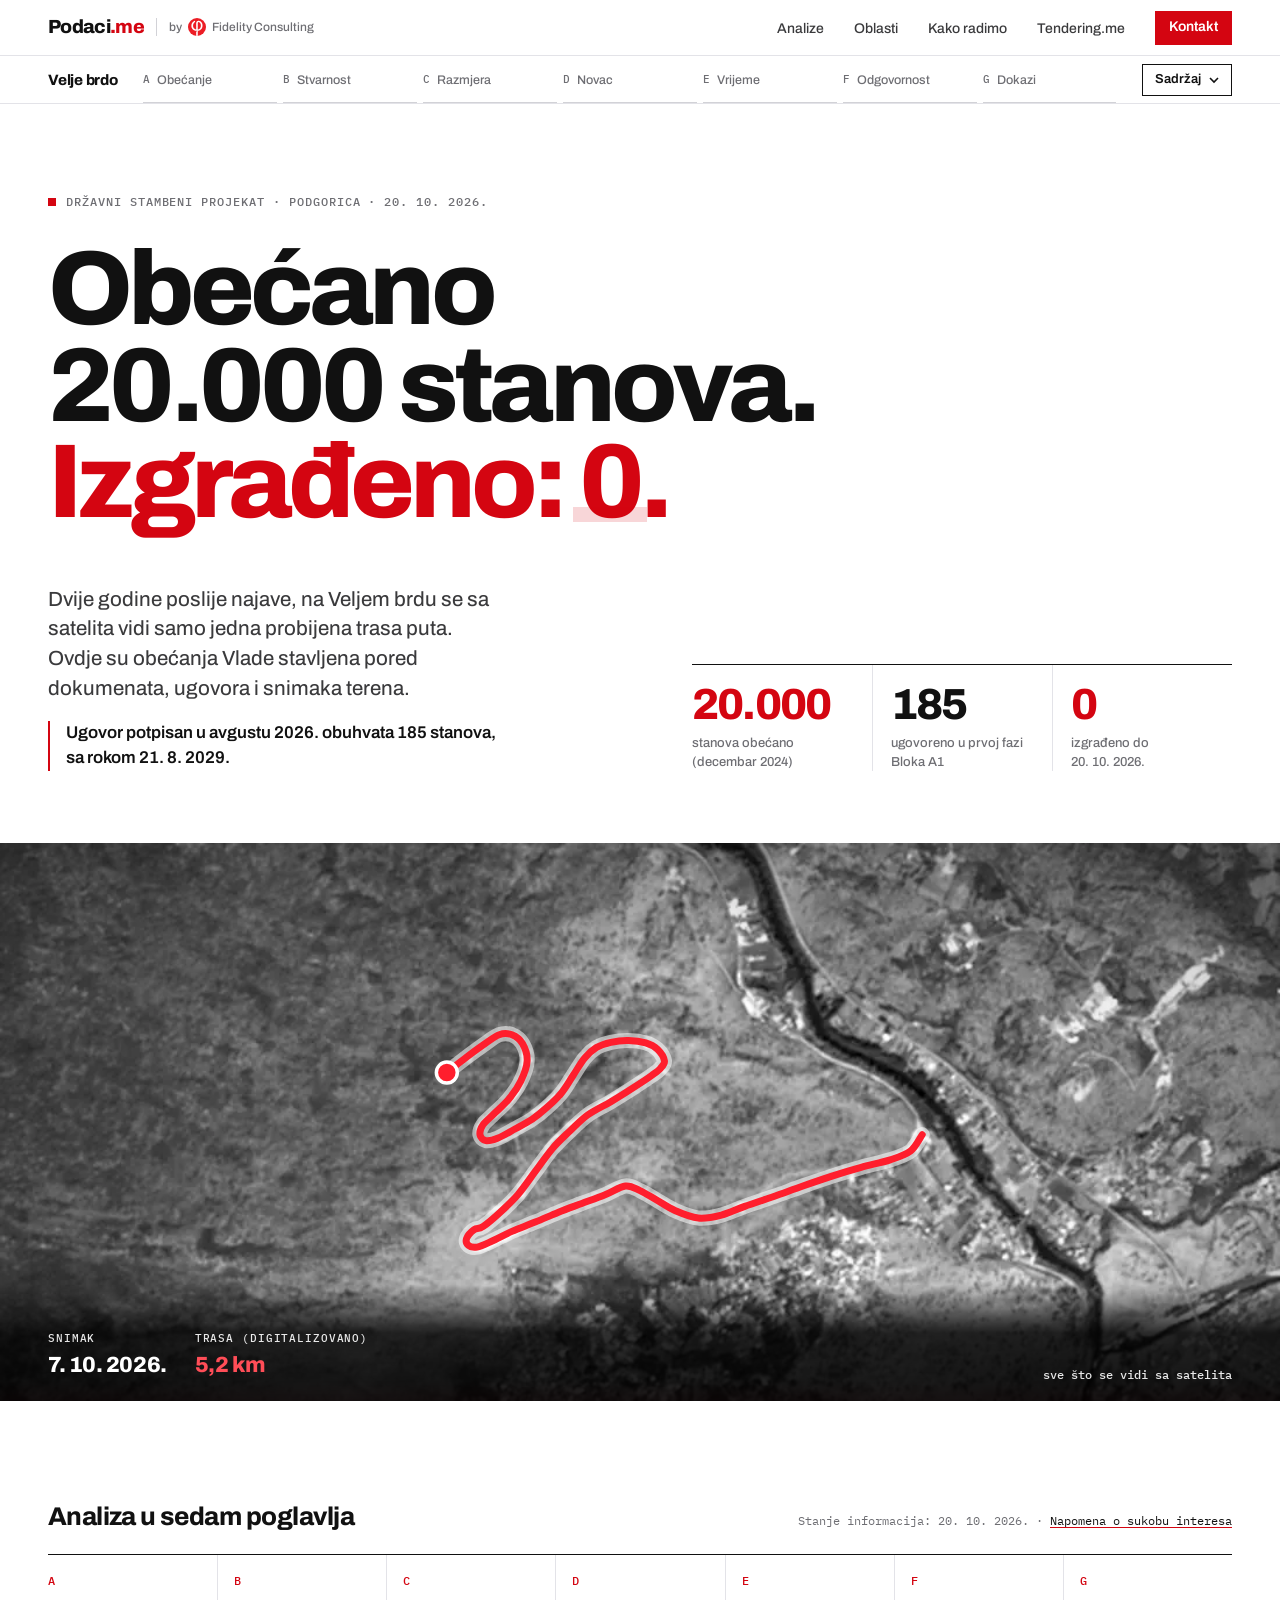
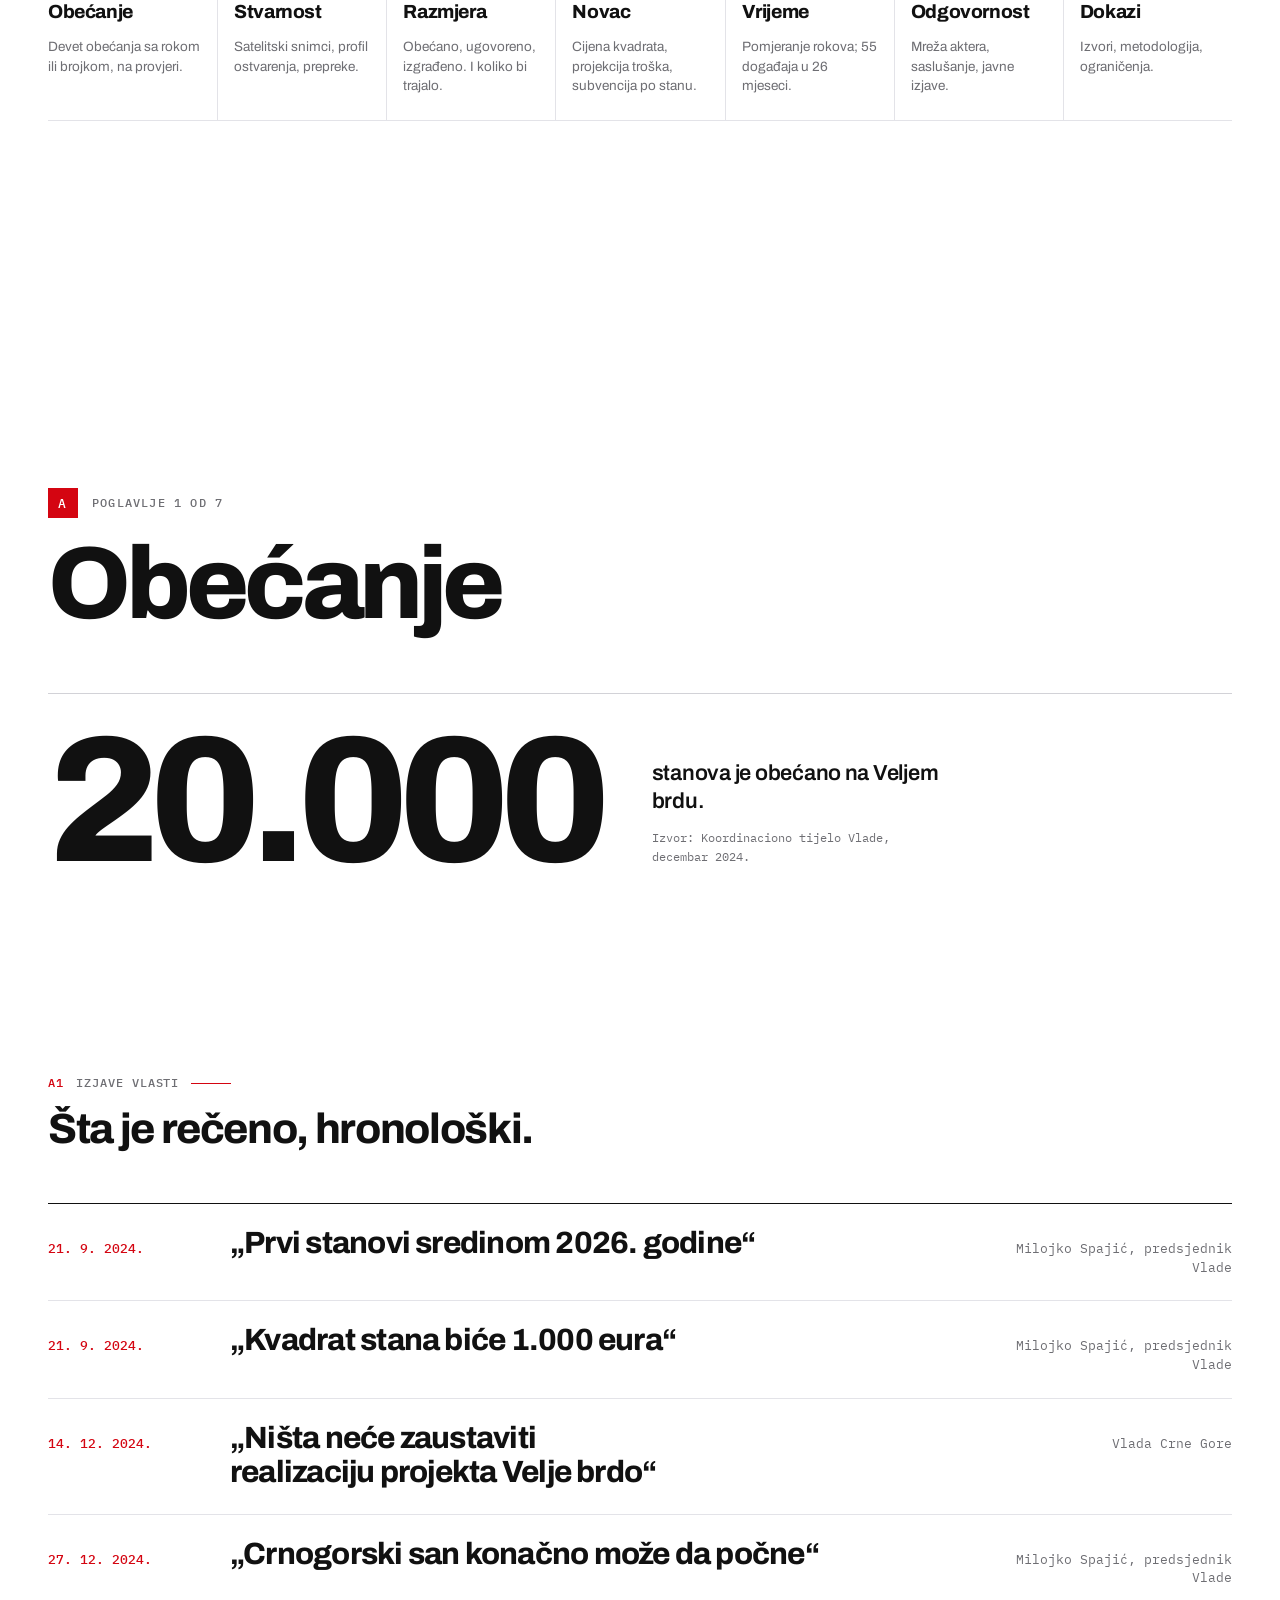
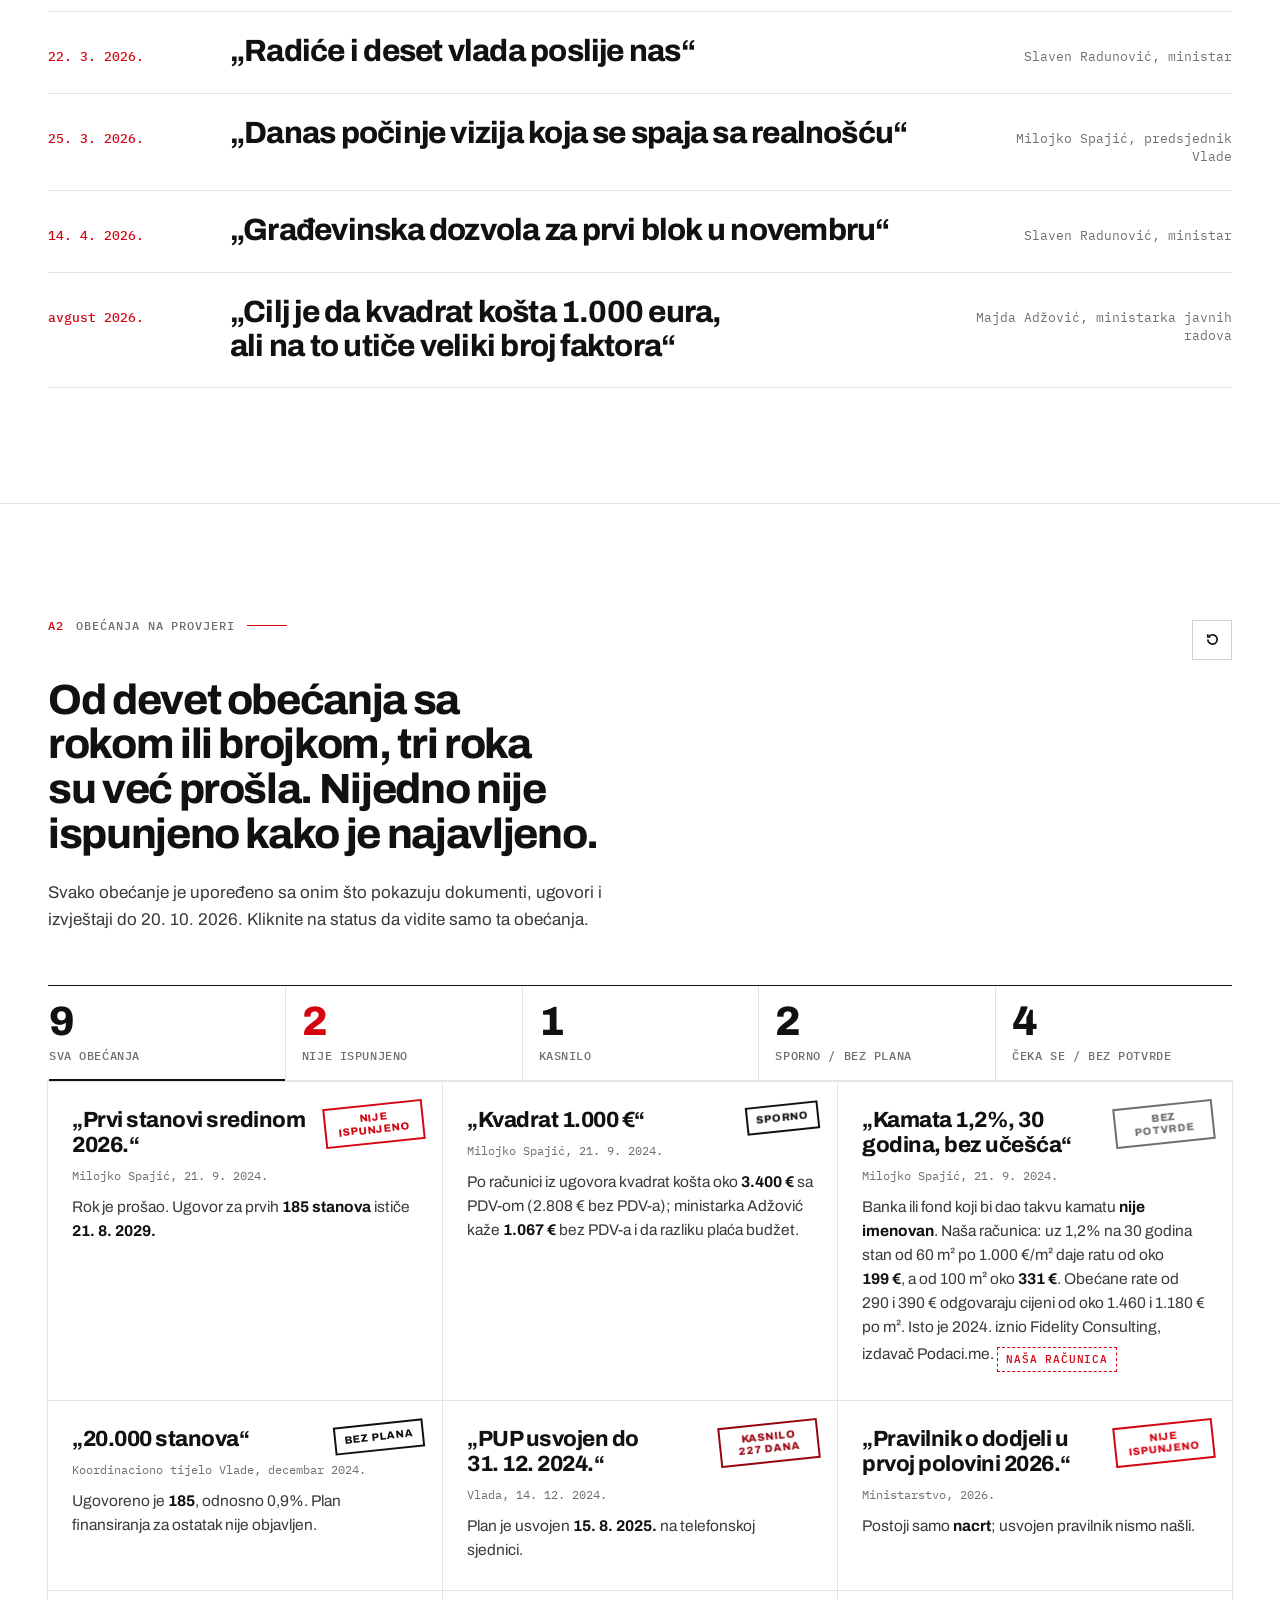
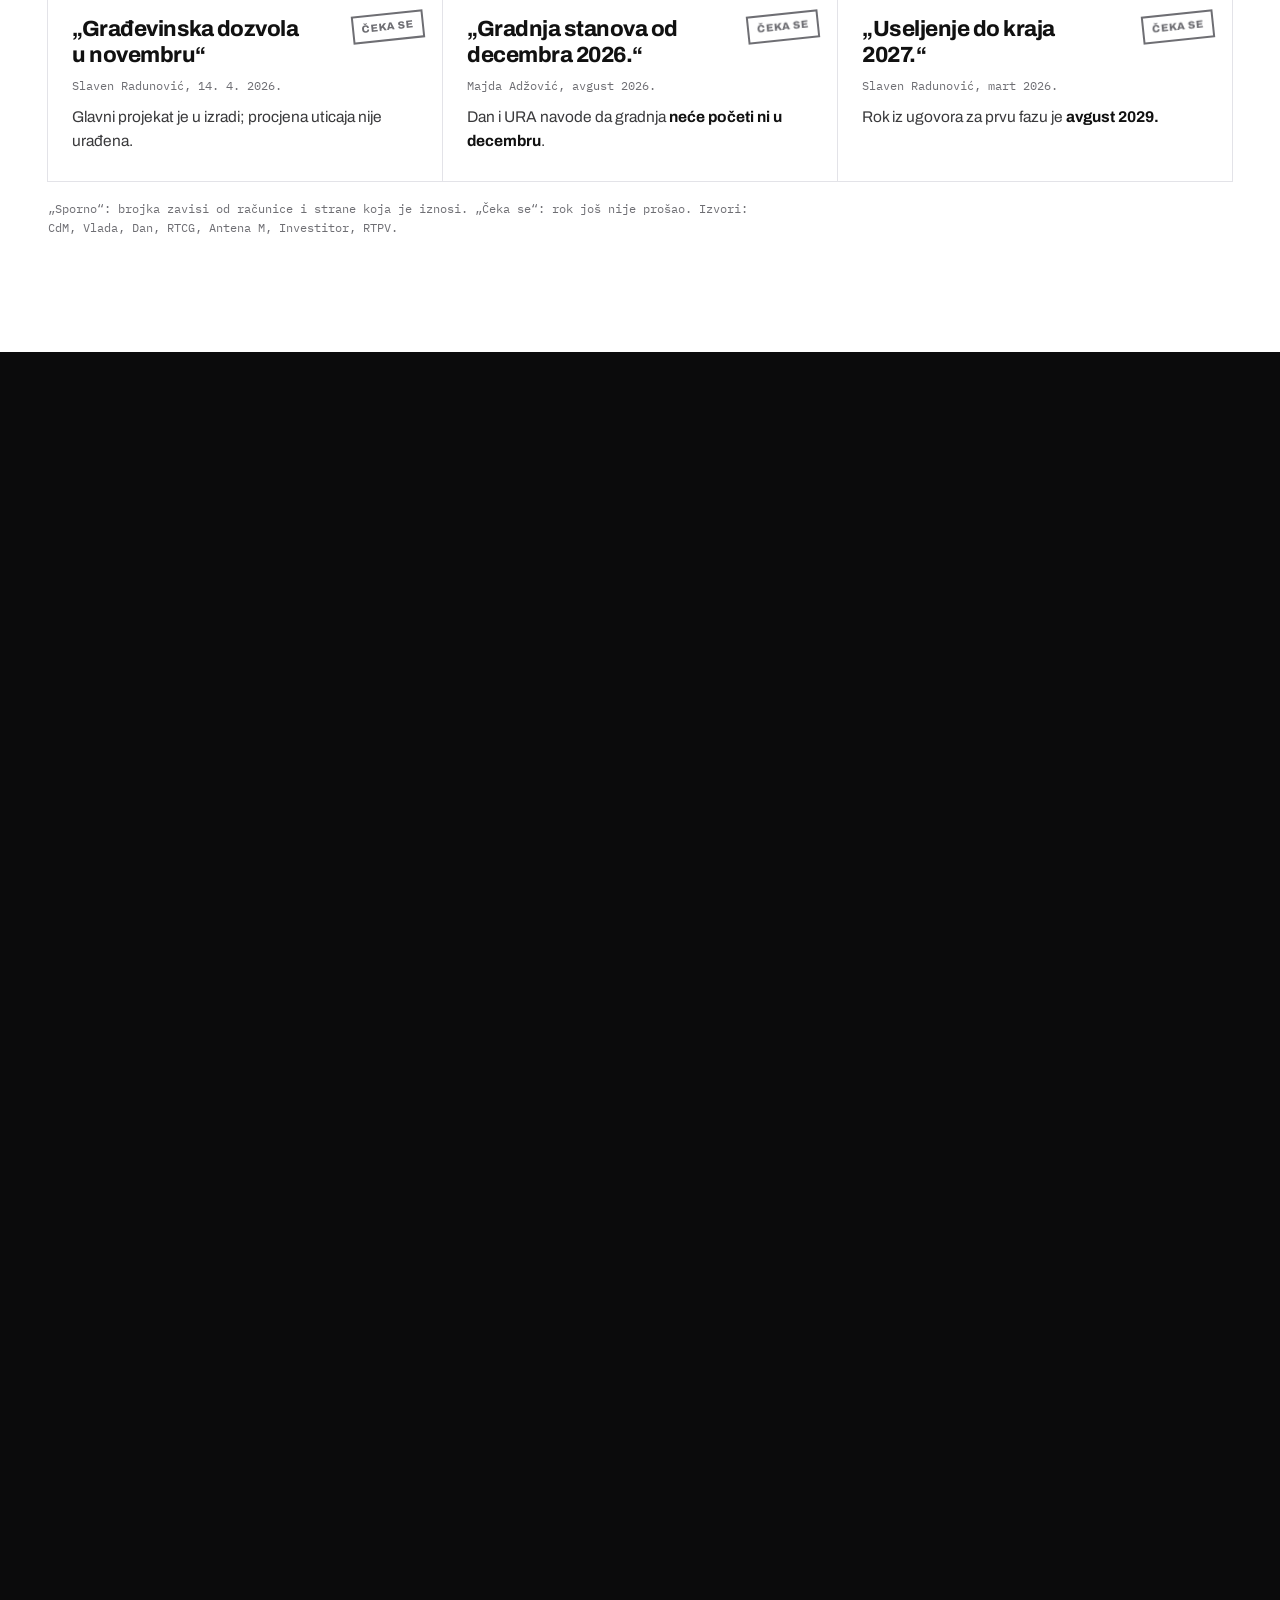
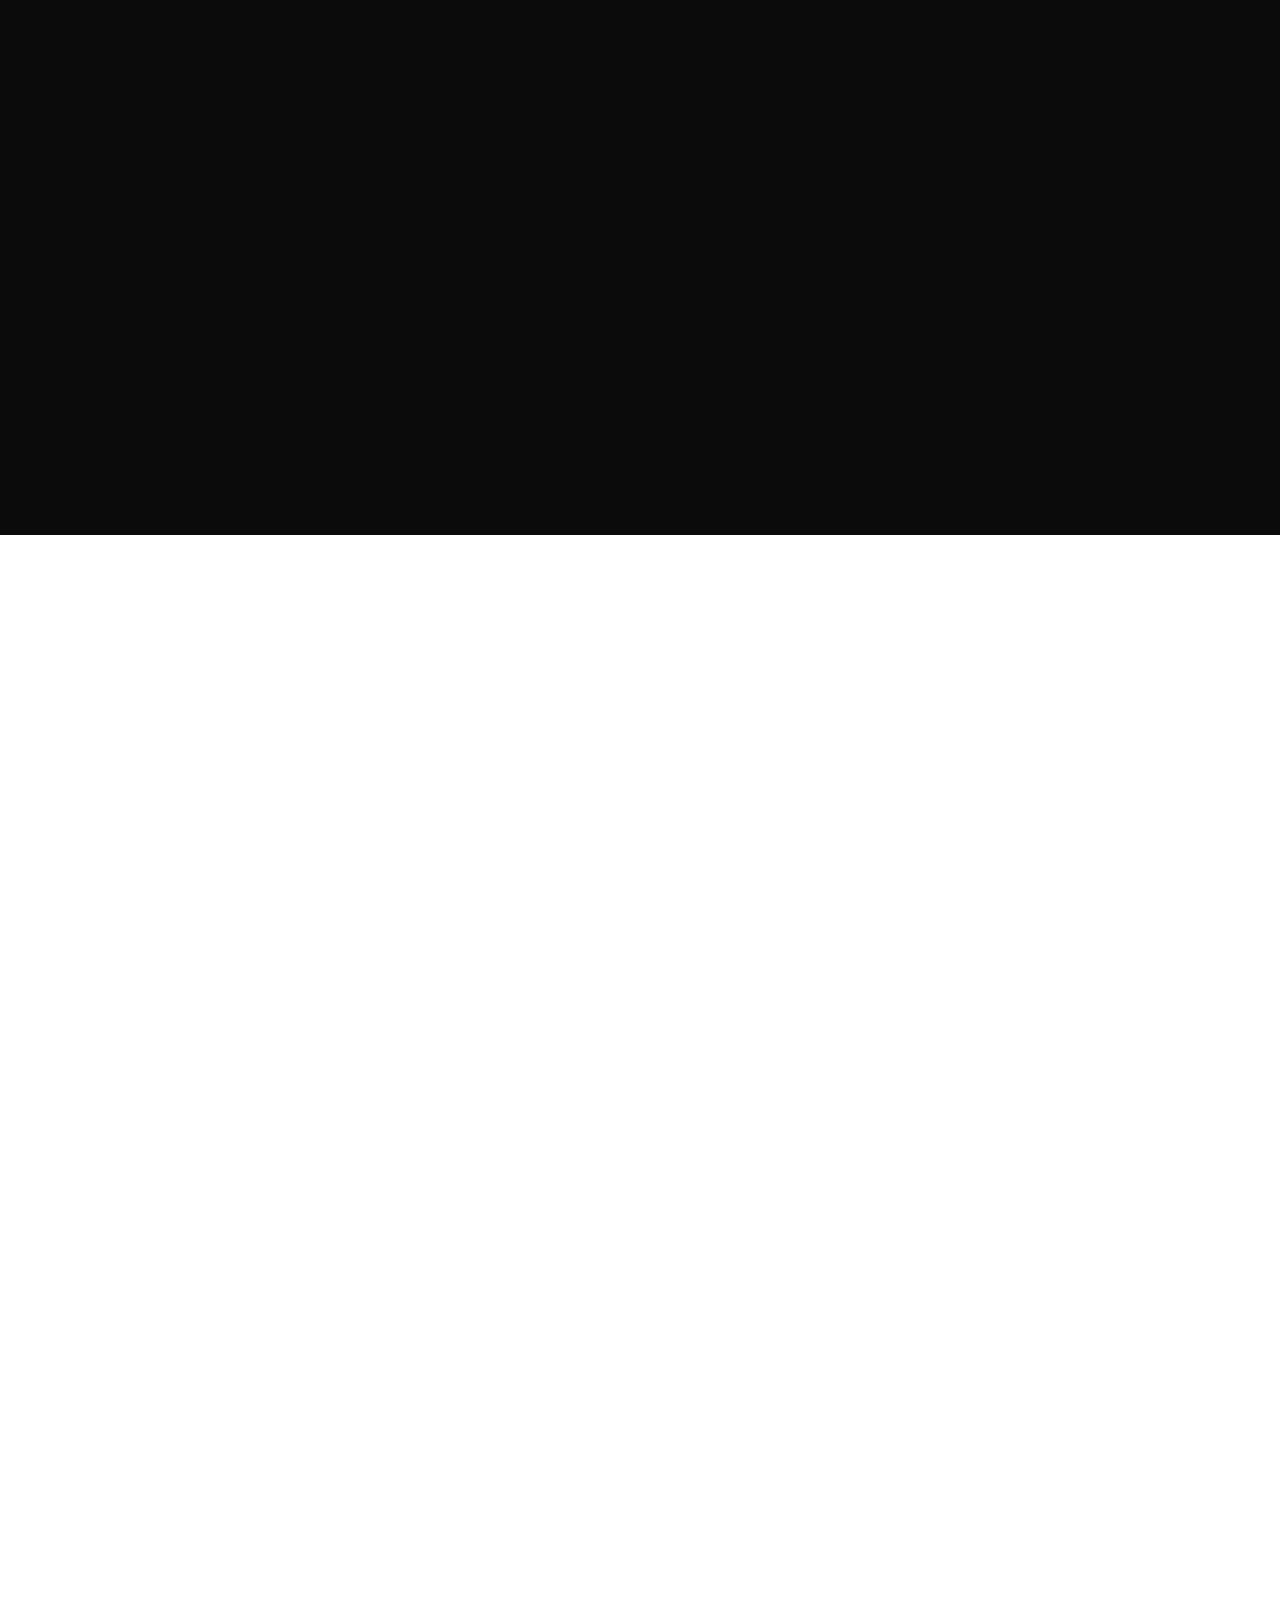
<file: analize/velje-brdo/index.html>
<!DOCTYPE html>
<html lang="sr-Latn-ME" class="no-js">
<head>
<meta charset="utf-8">
<meta name="viewport" content="width=device-width, initial-scale=1, viewport-fit=cover">
<title>Velje brdo: obećano 20.000 stanova, izgrađeno 0 — Podaci.me</title>
<meta name="description" content="Projekat Velje brdo dvije godine poslije najave: obećanja Vlade pored ugovora, budžeta, rokova i satelitskih snimaka terena. Ugovoreno 185 stanova, izgrađeno 0.">
<link rel="canonical" href="https://www.podaci.me/analize/velje-brdo/">
<meta name="theme-color" content="#ffffff">
<meta property="og:type" content="article">
<meta property="og:url" content="https://www.podaci.me/analize/velje-brdo/">
<meta property="og:title" content="Velje brdo: obećano 20.000 stanova, izgrađeno 0 — Podaci.me">
<meta property="og:description" content="Obećanja Vlade pored ugovora, budžeta, rokova i satelitskih snimaka. Sa satelita se vidi samo probijena trasa puta od 5,2 km.">
<meta property="og:image" content="https://www.podaci.me/og-velje-brdo.png">
<meta property="og:image:width" content="1200">
<meta property="og:image:height" content="630">
<meta property="og:locale" content="sr_ME">
<meta property="article:published_time" content="2026-10-20">
<meta name="twitter:card" content="summary_large_image">
<meta name="twitter:image" content="https://www.podaci.me/og-velje-brdo.png">
<link rel="icon" href="/favicon.svg" type="image/svg+xml">
<script type="application/ld+json">{"@context":"https://schema.org","@type":"Article","headline":"Velje brdo: obećano 20.000 stanova, izgrađeno 0","description":"Obećanja Vlade pored ugovora, budžeta, rokova i satelitskih snimaka terena.","datePublished":"2026-10-20","inLanguage":"sr-Latn-ME","image":"https://www.podaci.me/og-velje-brdo.png","mainEntityOfPage":"https://www.podaci.me/analize/velje-brdo/","author":{"@id":"https://www.podaci.me/#organization","@type":"Organization","name":"Podaci.me"},"publisher":{"@id":"https://www.podaci.me/#organization","@type":"Organization","name":"Podaci.me"}}</script>
<link rel="preconnect" href="https://fonts.googleapis.com">
<link rel="preconnect" href="https://fonts.gstatic.com" crossorigin>
<link rel="stylesheet" href="https://fonts.googleapis.com/css2?family=Archivo:wght@400..800&family=IBM+Plex+Mono:wght@400;500&display=swap">
<link rel="stylesheet" href="/assets/podaci.css?v=2.1">
<link rel="stylesheet" href="/analize/velje-brdo/story.css?v=2.1">
<script>document.documentElement.className='js';window.__noJsT=setTimeout(function(){if(!window.P)document.documentElement.className='no-js'},4000)</script>
<script defer src="/assets/podaci.js?v=2.1" onerror="document.documentElement.className='no-js'"></script>
<script defer src="/analize/velje-brdo/story.js?v=2.1" onerror="document.documentElement.classList.replace('js','no-js')"></script>
</head>
<body>
<a class="skip" href="#main">Preskoči na sadržaj</a>

<header class="gh gh--flow">
  <div class="wrap">
    <a class="brand" href="/" aria-label="Podaci.me by Fidelity Consulting"><span class="logo">Podaci<span>.me</span></span><span class="by"><span class="byw">by</span><img src="/fidelity-logo.svg" alt="" width="18" height="18"><span>Fidelity Consulting</span></span></a>
    <button class="menu-btn" type="button" aria-expanded="false" aria-controls="gh-nav"><i aria-hidden="true"></i>Meni</button>
    <nav id="gh-nav" aria-label="Glavna navigacija">
      <ul>
        <li><a href="/#analize">Analize</a></li>
        <li><a href="/#oblasti">Oblasti</a></li>
        <li><a href="/#metod">Kako radimo</a></li>
        <li><a href="https://www.tendering.me/">Tendering.me</a></li>
        <li><a class="cta" href="mailto:office@fidelityconsulting.me?subject=Upit%20%E2%80%94%20Podaci.me">Kontakt</a></li>
      </ul>
    </nav>
  </div>
</header>

<nav class="lnav" aria-label="Poglavlja analize">
  <div class="wrap">
    <a class="lnav__title" href="#top">Velje brdo</a>
    <p class="lnav__now" data-default="Velje brdo">Velje brdo</p>
    <ol class="lnav__segs">
      <li><a href="#a-obecanje"><b>A</b><span>Obećanje</span><i></i></a></li>
      <li><a href="#b-stvarnost"><b>B</b><span>Stvarnost</span><i></i></a></li>
      <li><a href="#c-razmjera"><b>C</b><span>Razmjera</span><i></i></a></li>
      <li><a href="#d-novac"><b>D</b><span>Novac</span><i></i></a></li>
      <li><a href="#e-vrijeme"><b>E</b><span>Vrijeme</span><i></i></a></li>
      <li><a href="#f-odgovornost"><b>F</b><span>Odgovornost</span><i></i></a></li>
      <li><a href="#g-dokazi"><b>G</b><span>Dokazi</span><i></i></a></li>
    </ol>
    <button class="lnav__toc" type="button" aria-expanded="false" aria-controls="toc">Sadržaj <svg viewBox="0 0 10 10" aria-hidden="true"><path d="M1 3l4 4 4-4" fill="none" stroke="currentColor" stroke-width="1.6"/></svg></button>
  </div>
  <div class="toc" id="toc">
    <div class="wrap">
      <ol>
        <li><a href="#a-obecanje"><b>A</b>Obećanje</a><ul><li><a href="#izjave">Izjave vlasti</a></li><li><a href="#obecanja">Obećanja na provjeri</a></li></ul></li>
        <li><a href="#b-stvarnost"><b>B</b>Stvarnost</a><ul><li><a href="#teren">Teren iz svemira</a></li><li><a href="#uporedi">Uporedite snimke</a></li><li><a href="#profil">Profil ostvarenja</a></li><li><a href="#prepreke">Prepreke</a></li></ul></li>
        <li><a href="#c-razmjera"><b>C</b>Razmjera</a><ul><li><a href="#razmjera">Obećano i ugovoreno</a></li><li><a href="#tempo">Tempo gradnje</a></li><li><a href="#projekat">Kako bi naselje trebalo da izgleda</a></li></ul></li>
        <li><a href="#d-novac"><b>D</b>Novac</a><ul><li><a href="#cijena">Cijena kvadrata</a></li><li><a href="#novac">Projekcija troška</a></li><li><a href="#subvencija">Koliko država dodaje po stanu</a></li></ul></li>
        <li><a href="#e-vrijeme"><b>E</b>Vrijeme</a><ul><li><a href="#rokovi">Rokovi</a></li><li><a href="#kalendar">Kalendar projekta</a></li><li><a href="#hronologija">Hronologija, 55 događaja</a></li></ul></li>
        <li><a href="#f-odgovornost"><b>F</b>Odgovornost</a><ul><li><a href="#mreza">Mreža aktera</a></li><li><a href="#glasovi">Saslušanje i glasovi</a></li></ul></li>
        <li><a href="#g-dokazi"><b>G</b>Dokazi</a><ul><li><a href="#izvori">Izvori</a></li><li><a href="#metodologija">Metodologija</a></li><li><a href="#ogranicenja">Ograničenja</a></li><li><a href="#sukob-interesa">Sukob interesa</a></li></ul></li>
      </ol>
    </div>
  </div>
</nav>

<main id="main">

<!-- ============ COVER ============ -->
<header class="cover" id="top">
  <div class="wrap">
    <p class="eyebrow live">Državni stambeni projekat · Podgorica · 20. 10. 2026.</p>
    <h1 class="display cover__h"><span class="cover__l1">Obećano 20.000 stanova.</span> <span class="cover__l2">Izgrađeno: <span class="cover__zero" id="builtN">0</span>.</span></h1>
    <div class="cover__grid">
      <div class="cover__copy">
        <p class="lede">Dvije godine poslije najave, na Veljem brdu se sa satelita vidi samo jedna probijena trasa puta. Ovdje su obećanja Vlade stavljena pored dokumenata, ugovora i snimaka terena.</p>
        <p class="cover__flag">Ugovor potpisan u avgustu 2026. obuhvata 185 stanova, sa rokom 21. 8. 2029.</p>
      </div>
      <dl class="cover__stats">
        <div><dt>stanova obećano (decembar 2024)</dt><dd class="red"><span data-count="20000">20.000</span></dd></div>
        <div><dt>ugovoreno u prvoj fazi Bloka A1</dt><dd><span data-count="185">185</span></dd></div>
        <div><dt>izgrađeno do 20. 10. 2026.</dt><dd class="red"><span data-count="0">0</span></dd></div>
      </dl>
    </div>
  </div>

  <figure class="cover__sat" id="heroTerrain">
    <div class="cover__kb">
      <picture>
        <source type="image/webp" srcset="/analize/velje-brdo/img/teren-2026-10-07-bw-720.webp 720w, /analize/velje-brdo/img/teren-2026-10-07-bw.webp 1100w" sizes="100vw">
        <img src="/analize/velje-brdo/img/teren-2026-10-07-bw.jpg" width="1100" height="800" decoding="async" fetchpriority="high" alt="Crno-bijeli satelitski snimak padine Veljeg brda 7. 10. 2026; crvenom linijom označena je probijena trasa puta sa serpentinama.">
      </picture>
      <svg viewBox="0 0 1100 800" preserveAspectRatio="xMidYMid slice" aria-hidden="true">
        <path class="route-glow" id="heroGlow"></path>
        <path class="route" id="heroRoute"></path>
        <path class="comet" id="heroComet"></path>
        <circle class="ring" id="heroRing" r="10" cx="-50" cy="-50"></circle>
        <circle id="heroDot" r="9" fill="#ff1e2d" stroke="#fff" stroke-width="3" cx="-50" cy="-50"></circle>
      </svg>
    </div>
    <div class="cover__scan" aria-hidden="true"></div>
    <figcaption class="cover__read">
      <span><b>Snimak</b>7. 10. 2026.</span>
      <span><b>Trasa (digitalizovano)</b><em class="red"><span id="kmRead">5,2</span> km</em></span>
      <span class="cover__readnote">sve što se vidi sa satelita</span>
    </figcaption>
  </figure>

  <div class="wrap cover__chap">
    <div class="cover__chaphead">
      <h2>Analiza u sedam poglavlja</h2>
      <p class="meta">Stanje informacija: 20. 10. 2026. · <a class="lnk" href="#sukob-interesa">Napomena o sukobu interesa</a></p>
    </div>
    <ol class="chap-grid">
      <li><a href="#a-obecanje"><b>A</b><strong>Obećanje</strong><span>Devet obećanja sa rokom ili brojkom, na provjeri.</span></a></li>
      <li><a href="#b-stvarnost"><b>B</b><strong>Stvarnost</strong><span>Satelitski snimci, profil ostvarenja, prepreke.</span></a></li>
      <li><a href="#c-razmjera"><b>C</b><strong>Razmjera</strong><span>Obećano, ugovoreno, izgrađeno. I koliko bi trajalo.</span></a></li>
      <li><a href="#d-novac"><b>D</b><strong>Novac</strong><span>Cijena kvadrata, projekcija troška, subvencija po stanu.</span></a></li>
      <li><a href="#e-vrijeme"><b>E</b><strong>Vrijeme</strong><span>Pomjeranje rokova; 55 događaja u 26 mjeseci.</span></a></li>
      <li><a href="#f-odgovornost"><b>F</b><strong>Odgovornost</strong><span>Mreža aktera, saslušanje, javne izjave.</span></a></li>
      <li><a href="#g-dokazi"><b>G</b><strong>Dokazi</strong><span>Izvori, metodologija, ograničenja.</span></a></li>
    </ol>
  </div>
</header>

<!-- ============ A. OBEĆANJE ============ -->
<section class="act" id="a-obecanje" data-act="A" data-title="Obećanje" data-tone="white" aria-labelledby="a-h">
  <div class="wrap act-open">
    <p class="act-open__k" data-reveal><b>A</b>Poglavlje 1 od 7</p>
    <h2 class="act-open__t" id="a-h" data-reveal>Obećanje</h2>
    <div class="act-open__fig" data-reveal style="--d:120ms">
      <p class="act-open__num"><span data-count="20000">20.000</span></p>
      <div class="act-open__side">
        <p class="act-open__txt">stanova je obećano na Veljem brdu.</p>
        <p class="src">Izvor: Koordinaciono tijelo Vlade, decembar 2024.</p>
      </div>
    </div>
  </div>

  <section class="scene" id="izjave" aria-labelledby="izjave-h">
    <div class="wrap">
      <div class="scene-head" data-reveal>
        <p class="kick"><b>A1</b>Izjave vlasti</p>
        <h3 class="h-scene" id="izjave-h">Šta je rečeno, hronološki.</h3>
      </div>
      <ol class="said">
        <li data-reveal><time datetime="2024-09-21">21. 9. 2024.</time><blockquote>„Prvi stanovi sredinom 2026. godine“</blockquote><cite>Milojko Spajić, predsjednik Vlade</cite></li>
        <li data-reveal><time datetime="2024-09-21">21. 9. 2024.</time><blockquote>„Kvadrat stana biće 1.000 eura“</blockquote><cite>Milojko Spajić, predsjednik Vlade</cite></li>
        <li data-reveal><time datetime="2024-12-14">14. 12. 2024.</time><blockquote>„Ništa neće zaustaviti realizaciju projekta Velje brdo“</blockquote><cite>Vlada Crne Gore</cite></li>
        <li data-reveal><time datetime="2024-12-27">27. 12. 2024.</time><blockquote>„Crnogorski san konačno može da počne“</blockquote><cite>Milojko Spajić, predsjednik Vlade</cite></li>
        <li data-reveal><time datetime="2026-03-22">22. 3. 2026.</time><blockquote>„Radiće i deset vlada poslije nas“</blockquote><cite>Slaven Radunović, ministar</cite></li>
        <li data-reveal><time datetime="2026-03-25">25. 3. 2026.</time><blockquote>„Danas počinje vizija koja se spaja sa realnošću“</blockquote><cite>Milojko Spajić, predsjednik Vlade</cite></li>
        <li data-reveal><time datetime="2026-04-14">14. 4. 2026.</time><blockquote>„Građevinska dozvola za prvi blok u novembru“</blockquote><cite>Slaven Radunović, ministar</cite></li>
        <li data-reveal><time datetime="2026-08">avgust 2026.</time><blockquote>„Cilj je da kvadrat košta 1.000 eura, ali na to utiče veliki broj faktora“</blockquote><cite>Majda Adžović, ministarka javnih radova</cite></li>
      </ol>
    </div>
  </section>

  <section class="scene" id="obecanja" aria-labelledby="obecanja-h">
    <div class="wrap">
      <div class="scene-head" data-reveal>
        <p class="kick"><b>A2</b>Obećanja na provjeri</p>
        <h3 class="h-scene" id="obecanja-h">Od devet obećanja sa rokom ili brojkom, tri roka su već prošla. Nijedno nije ispunjeno kako je najavljeno.</h3>
        <p class="dek">Svako obećanje je upoređeno sa onim što pokazuju dokumenti, ugovori i izvještaji do 20. 10. 2026. Kliknite na status da vidite samo ta obećanja.</p>
        <button class="icon-btn" type="button" data-replay="obecanja" aria-label="Ponovi animaciju: obećanja na provjeri"><svg viewBox="0 0 16 16" aria-hidden="true"><path d="M3 8a5 5 0 1 0 1.5-3.6M3 2.5v2.8h2.8" fill="none" stroke="currentColor" stroke-width="1.8"/></svg></button>
      </div>
      <div class="tally" role="group" aria-label="Prikaži obećanja po statusu">
        <button type="button" aria-pressed="true" data-f="all"><span class="n">9</span><span class="t">Sva obećanja</span></button>
        <button type="button" aria-pressed="false" data-f="no"><span class="n red">2</span><span class="t">Nije ispunjeno</span></button>
        <button type="button" aria-pressed="false" data-f="late"><span class="n">1</span><span class="t">Kasnilo</span></button>
        <button type="button" aria-pressed="false" data-f="dispute"><span class="n">2</span><span class="t">Sporno / bez plana</span></button>
        <button type="button" aria-pressed="false" data-f="wait"><span class="n">4</span><span class="t">Čeka se / bez potvrde</span></button>
      </div>
      <div class="promises" id="promises" aria-live="polite">
        <article class="promise" data-s="no"><span class="stamp s-no">Nije ispunjeno</span><q>Prvi stanovi sredinom 2026.</q><p class="who">Milojko Spajić, 21. 9. 2024.</p><p class="fact">Rok je prošao. Ugovor za prvih <b>185 stanova</b> ističe <b>21. 8. 2029.</b></p></article>
        <article class="promise" data-s="dispute"><span class="stamp s-dispute">Sporno</span><q>Kvadrat 1.000 €</q><p class="who">Milojko Spajić, 21. 9. 2024.</p><p class="fact">Po računici iz ugovora kvadrat košta oko <b>3.400 €</b> sa PDV-om (2.808 € bez PDV-a); ministarka Adžović kaže <b>1.067 €</b> bez PDV-a i da razliku plaća budžet.</p></article>
        <article class="promise" data-s="wait"><span class="stamp s-wait">Bez potvrde</span><q>Kamata 1,2%, 30 godina, bez učešća</q><p class="who">Milojko Spajić, 21. 9. 2024.</p><p class="fact">Banka ili fond koji bi dao takvu kamatu <b>nije imenovan</b>. Naša računica: uz 1,2% na 30 godina stan od 60 m² po 1.000 €/m² daje ratu od oko <b>199 €</b>, a od 100 m² oko <b>331 €</b>. Obećane rate od 290 i 390 € odgovaraju cijeni od oko 1.460 i 1.180 € po m². Isto je 2024. iznio Fidelity Consulting, izdavač Podaci.me. <span class="badge badge--proj">Naša računica</span></p></article>
        <article class="promise" data-s="dispute"><span class="stamp s-dispute">Bez plana</span><q>20.000 stanova</q><p class="who">Koordinaciono tijelo Vlade, decembar 2024.</p><p class="fact">Ugovoreno je <b>185</b>, odnosno 0,9%. Plan finansiranja za ostatak nije objavljen.</p></article>
        <article class="promise" data-s="late"><span class="stamp s-late">Kasnilo 227 dana</span><q>PUP usvojen do 31. 12. 2024.</q><p class="who">Vlada, 14. 12. 2024.</p><p class="fact">Plan je usvojen <b>15. 8. 2025.</b> na telefonskoj sjednici.</p></article>
        <article class="promise" data-s="no"><span class="stamp s-no">Nije ispunjeno</span><q>Pravilnik o dodjeli u prvoj polovini 2026.</q><p class="who">Ministarstvo, 2026.</p><p class="fact">Postoji samo <b>nacrt</b>; usvojen pravilnik nismo našli.</p></article>
        <article class="promise" data-s="wait"><span class="stamp s-wait">Čeka se</span><q>Građevinska dozvola u novembru</q><p class="who">Slaven Radunović, 14. 4. 2026.</p><p class="fact">Glavni projekat je u izradi; procjena uticaja nije urađena.</p></article>
        <article class="promise" data-s="wait"><span class="stamp s-wait">Čeka se</span><q>Gradnja stanova od decembra 2026.</q><p class="who">Majda Adžović, avgust 2026.</p><p class="fact">Dan i URA navode da gradnja <b>neće početi ni u decembru</b>.</p></article>
        <article class="promise" data-s="wait"><span class="stamp s-wait">Čeka se</span><q>Useljenje do kraja 2027.</q><p class="who">Slaven Radunović, mart 2026.</p><p class="fact">Rok iz ugovora za prvu fazu je <b>avgust 2029.</b></p></article>
      </div>
      <p class="src" style="margin-top:18px">„Sporno“: brojka zavisi od računice i strane koja je iznosi. „Čeka se“: rok još nije prošao. Izvori: CdM, Vlada, Dan, RTCG, Antena M, Investitor, RTPV.</p>
    </div>
  </section>
</section>

<!-- ============ B. STVARNOST ============ -->
<section class="act tone-night" id="b-stvarnost" data-act="B" data-title="Stvarnost" data-tone="night" aria-labelledby="b-h">
  <div class="wrap act-open">
    <p class="act-open__k" data-reveal><b>B</b>Poglavlje 2 od 7</p>
    <h2 class="act-open__t" id="b-h" data-reveal>Stvarnost</h2>
    <div class="act-open__fig" data-reveal style="--d:120ms">
      <p class="act-open__num red"><span data-count="5.2" data-dec="1">5,2</span><small>km</small></p>
      <div class="act-open__side">
        <p class="act-open__txt">probijene trase puta. To je sve što se na Veljem brdu vidi sa satelita.</p>
        <p class="src">Izvor: Copernicus Sentinel-2, snimak od 7. 10. 2026; trasa digitalizovana ručno</p>
      </div>
    </div>
  </div>

  <section class="scene scene--flush" id="teren" aria-labelledby="teren-h">
    <div class="wrap">
      <div class="scene-head" data-reveal>
        <p class="kick"><b>B1</b>Teren iz svemira</p>
        <h3 class="h-scene" id="teren-h">Trasa se pojavila između marta i jula 2026. Od tada na snimcima nema novih radova.</h3>
        <p class="dek">Četiri snimka Copernicus Sentinel-2 iste padine, sa istom skalom osvjetljenja. Skrolujte kroz vrijeme ili kliknite na datum.</p>
      </div>
    </div>
    <div class="scrolly sat" id="satScrolly">
      <div class="scrolly__stage sat__stage">
        <div class="sat__view" id="satView" role="img" aria-label="Satelitski snimci padine Veljeg brda od 2. 10. 2024. do 7. 10. 2026; od jula 2026. vidi se trasa puta sa serpentinama, bez gradilišta stanova.">
          <picture class="sat__f is-on"><source type="image/webp" srcset="/analize/velje-brdo/img/teren-2024-10-02-720.webp 720w, /analize/velje-brdo/img/teren-2024-10-02.webp 1100w" sizes="100vw"><img src="/analize/velje-brdo/img/teren-2024-10-02.jpg" width="1100" height="800" loading="lazy" decoding="async" alt=""></picture>
          <picture class="sat__f"><source type="image/webp" srcset="/analize/velje-brdo/img/teren-2026-03-14-720.webp 720w, /analize/velje-brdo/img/teren-2026-03-14.webp 1100w" sizes="100vw"><img src="/analize/velje-brdo/img/teren-2026-03-14.jpg" width="1100" height="800" loading="lazy" decoding="async" alt=""></picture>
          <picture class="sat__f"><source type="image/webp" srcset="/analize/velje-brdo/img/teren-2026-07-29-720.webp 720w, /analize/velje-brdo/img/teren-2026-07-29.webp 1100w" sizes="100vw"><img src="/analize/velje-brdo/img/teren-2026-07-29.jpg" width="1100" height="800" loading="lazy" decoding="async" alt=""></picture>
          <picture class="sat__f"><source type="image/webp" srcset="/analize/velje-brdo/img/teren-2026-10-07-720.webp 720w, /analize/velje-brdo/img/teren-2026-10-07.webp 1100w" sizes="100vw"><img src="/analize/velje-brdo/img/teren-2026-10-07.jpg" width="1100" height="800" loading="lazy" decoding="async" alt=""></picture>
          <picture class="sat__heat"><source type="image/webp" srcset="/analize/velje-brdo/img/promjena-heat-720.webp 720w, /analize/velje-brdo/img/promjena-heat.webp 1100w" sizes="100vw"><img src="/analize/velje-brdo/img/promjena-heat.png" width="1100" height="800" loading="lazy" decoding="async" alt=""></picture>
          <svg viewBox="0 0 1100 800" preserveAspectRatio="xMidYMid slice" aria-hidden="true">
            <ellipse class="sat__area" cx="600" cy="410" rx="350" ry="210"></ellipse>
            <path class="route-glow" id="satGlow"></path>
            <path class="route" id="satRoute"></path>
            <path class="comet" id="satComet"></path>
            <circle class="ring" id="satRing" r="10" cx="-50" cy="-50"></circle>
            <text class="ptxt big" x="380" y="250" id="satBig">5,2 km trase</text>
            <text class="ptxt" x="380" y="284" id="satSmall">najavljeni bulevar: 5,3 km</text>
          </svg>
        </div>
        <div class="sat__hud">
          <p class="sat__date" aria-hidden="true"><span id="satDate">2. 10. 2024.</span></p>
          <div class="sat__chips" id="satChips" role="group" aria-label="Skok na snimak po datumu">
            <button type="button" data-go="0"><i><b></b></i><span>2. 10.</span> 2024.</button>
            <button type="button" data-go="1"><i><b></b></i><span>14. 3.</span> 2026.</button>
            <button type="button" data-go="2" class="hit"><i><b></b></i><span>29. 7.</span> 2026.</button>
            <button type="button" data-go="3" class="hit"><i><b></b></i><span>7. 10.</span> 2026.</button>
          </div>
        </div>
        <div class="sat__legend" aria-hidden="true"><span class="bar"></span><span class="lab"><span>slaba promjena</span><span>jaka promjena</span></span></div>
      </div>
      <div class="scrolly__steps">
        <div class="step"><div class="step__card"><span class="k">2. 10. 2024.</span>Jedanaest dana poslije predstavljanja projekta. <strong>Nema puteva.</strong></div></div>
        <div class="step"><div class="step__card"><span class="k">14. 3. 2026.</span>Jedanaest dana prije otvaranja gradilišta bulevara. <strong>Nema novih radova.</strong></div></div>
        <div class="step"><div class="step__card"><span class="k">29. 7. 2026.</span>Četiri mjeseca poslije početka pripremnih radova: <strong>trasa je probijena.</strong></div></div>
        <div class="step"><div class="step__card"><span class="k">7. 10. 2026.</span>Posljednji snimak bez oblaka: <strong>ista trasa, nema novih iskopa.</strong></div></div>
        <div class="step"><div class="step__card"><span class="k">Mjerenje</span><span class="big"><span id="kmStep">5,2</span> km</span>Trasa je ručno digitalizovana sa snimka od 7. 10. 2026. Zvanično najavljeni bulevar ima <strong>5,3 km</strong>. Gradilište bulevara otvoreno je 25. 3. 2026, sa rokom od 120 dana za pripremne radove.</div></div>
        <div class="step"><div class="step__card"><span class="k">Toplotna mapa promjene tla</span><strong>Najjača promjena tla na padini je trasa puta. Gradilišta stanova nema.</strong> Boja pokazuje koliko je vegetacije nestalo i koliko je tlo posvijetlilo između 2. 10. 2024. i 7. 10. 2026. Prikazana je samo promjena koja se vidi i u julu i u oktobru 2026, a nastala je poslije marta 2026. Manje mrlje u naselju i uz rijeku su vjerovatno bašte, njive i privatna gradnja; isprekidana linija označava područje analize.</div></div>
      </div>
    </div>
    <div class="wrap"><p class="src scene-foot">Rezolucija je 10 m po pikselu, pa se ne vide mašine ni manji objekti. Sadrži modifikovane podatke Copernicus Sentinel (2024, 2026).</p></div>
  </section>

  <section class="scene" id="uporedi" aria-labelledby="uporedi-h">
    <div class="wrap">
      <div class="scene-head" data-reveal>
        <p class="kick"><b>B2</b>Uporedite sami</p>
        <h3 class="h-scene" id="uporedi-h">Ista padina, dvije godine razmaka.</h3>
        <p class="dek">Povucite granicu između snimka od 2. 10. 2024. i od 7. 10. 2026. Druga slika je toplotna mapa promjene tla, sa jačinom koju sami birate.</p>
      </div>
      <div class="cmp-grid">
        <figure class="cmp-fig" data-reveal>
          <div class="compare" id="compare" style="--cut:50%">
            <picture><source type="image/webp" srcset="/analize/velje-brdo/img/teren-2024-10-02-720.webp 720w, /analize/velje-brdo/img/teren-2024-10-02.webp 1100w" sizes="(max-width:900px) 100vw, 50vw"><img src="/analize/velje-brdo/img/teren-2024-10-02.jpg" width="1100" height="800" loading="lazy" decoding="async" draggable="false" alt="Padina 2. 10. 2024, bez puteva."></picture>
            <div class="after"><picture><source type="image/webp" srcset="/analize/velje-brdo/img/teren-2026-10-07-720.webp 720w, /analize/velje-brdo/img/teren-2026-10-07.webp 1100w" sizes="(max-width:900px) 100vw, 50vw"><img src="/analize/velje-brdo/img/teren-2026-10-07.jpg" width="1100" height="800" loading="lazy" decoding="async" draggable="false" alt="Padina 7. 10. 2026, sa probijenom trasom puta."></picture></div>
            <div class="div" aria-hidden="true"></div>
            <div class="knob" aria-hidden="true"><svg viewBox="0 0 20 12"><path d="M6 1 1 6l5 5M14 1l5 5-5 5" fill="none" stroke="currentColor" stroke-width="2"/></svg></div>
            <span class="tag l" id="tagL">2. 10. 2024.</span><span class="tag r" id="tagR">7. 10. 2026.</span>
          </div>
          <div class="range"><label for="cut">Prije</label><input type="range" id="cut" min="0" max="100" value="50" aria-label="Prije i poslije: granica između snimka iz 2024. i 2026."><span aria-hidden="true">Poslije</span></div>
          <figcaption class="src">Trasa je ručno digitalizovana sa snimka od 7. 10. 2026. i duga je oko 5,2 km; zvanično najavljeni bulevar ima 5,3 km. Gradilište bulevara otvoreno je 25. 3. 2026, sa rokom od 120 dana za pripremne radove. Rezolucija je 10 m po pikselu, pa se ne vide mašine ni manji objekti. Sadrži modifikovane podatke Copernicus Sentinel (2024, 2026).</figcaption>
        </figure>
        <figure class="cmp-fig" data-reveal style="--d:120ms">
          <div class="hs-stage is-pre" id="hsStage">
            <picture><source type="image/webp" srcset="/analize/velje-brdo/img/teren-2026-10-07-bw-720.webp 720w, /analize/velje-brdo/img/teren-2026-10-07-bw.webp 1100w" sizes="(max-width:900px) 100vw, 50vw"><img class="hs-base" src="/analize/velje-brdo/img/teren-2026-10-07-bw.jpg" width="1100" height="800" loading="lazy" decoding="async" alt="Crno-bijeli snimak padine 7. 10. 2026."></picture>
            <picture><source type="image/webp" srcset="/analize/velje-brdo/img/promjena-heat-720.webp 720w, /analize/velje-brdo/img/promjena-heat.webp 1100w" sizes="(max-width:900px) 100vw, 50vw"><img class="hs-heat" id="hsHeat" src="/analize/velje-brdo/img/promjena-heat.png" width="1100" height="800" loading="lazy" decoding="async" alt="Toplotna mapa promjene tla: najjača promjena prati trasu puta sa serpentinama."></picture>
            <svg viewBox="0 0 1100 800" preserveAspectRatio="xMidYMid slice" aria-hidden="true">
              <ellipse class="hs-area" cx="600" cy="410" rx="350" ry="210"></ellipse>
              <circle class="hs-ringfx" id="hsRing" cx="588" cy="416" r="20"></circle>
              <text class="ptxt" x="258" y="190">područje analize</text>
            </svg>
          </div>
          <div class="hs-legend" aria-hidden="true"><span class="bar"></span><span class="lab"><span>slaba promjena</span><span>jaka promjena</span></span></div>
          <div class="range"><label for="hsOp">Toplotna mapa</label><input type="range" id="hsOp" min="0" max="100" value="100"><span id="hsOpV">100%</span></div>
          <figcaption class="src">Indeks vegetacije NDVI i svjetlina iz kanala Sentinel-2 L2A, 10 m po pikselu. Manje mrlje u naselju i uz rijeku su vjerovatno bašte, njive i privatna gradnja. Izvan označenog područja prikaz je prigušen. Sadrži modifikovane podatke Copernicus Sentinel (2024, 2026).</figcaption>
        </figure>
      </div>
    </div>
  </section>

  <section class="scene" id="profil" aria-labelledby="profil-h">
    <div class="wrap">
      <div class="scene-head" data-reveal>
        <p class="kick"><b>B3</b>Profil ostvarenja</p>
        <h3 class="h-scene" id="profil-h">Odmakli su samo ugovori i put. Stanovi, dozvole, dokumenti i preduslovi su na nuli.</h3>
        <p class="dek">Paukov dijagram: isprekidana mreža je ono što je obećano ili potrebno (100%), a crvena površina ono što postoji 20. 10. 2026. Svaka osa je jednostavan razlomak, objašnjen u tabeli.</p>
        <button class="icon-btn" type="button" data-replay="profil" aria-label="Ponovi animaciju: profil ostvarenja"><svg viewBox="0 0 16 16" aria-hidden="true"><path d="M3 8a5 5 0 1 0 1.5-3.6M3 2.5v2.8h2.8" fill="none" stroke="currentColor" stroke-width="1.8"/></svg></button>
      </div>
      <div class="radar-wrap">
        <div class="radar-box" id="radarBox"><svg id="radar" role="img" aria-label="Paukov dijagram ostvarenja: ugovori za prvu fazu 100%, probijena trasa 97%, a stanovi, rokovi, dokumenti, dozvole i preduslovi blizu nule."></svg></div>
        <table class="rtab" id="rtab"><caption class="vh">Ostvarenje po osama, 20. 10. 2026.</caption><thead><tr><th scope="col">Osa</th><th scope="col" class="r">Ostvareno</th></tr></thead><tbody><!--gen:rtab--><tr><td><span class="rtab__n">1</span>Ugovoreni stanovi<span class="d">185 / 20.000 · ugovoreno od obećanih stanova</span><span class="mb"><i style="transform:scaleX(0.00925)"></i></span></td><td class="p zero">0,9%</td></tr><tr><td><span class="rtab__n">2</span>Izgrađeni stanovi<span class="d">0 / 20.000 · nijedan stan nije izgrađen</span><span class="mb"><i style="transform:scaleX(0)"></i></span></td><td class="p zero">0%</td></tr><tr><td><span class="rtab__n">3</span>Rokovi ispoštovani<span class="d">0 / 3 · prvi stanovi sredinom 2026, PUP do 31. 12. 2024, pravilnik do sredine 2026.</span><span class="mb"><i style="transform:scaleX(0)"></i></span></td><td class="p zero">0%</td></tr><tr><td><span class="rtab__n">4</span>Ključni dokumenti objavljeni<span class="d">0 / 5 · studija izvodljivosti, finansijska analiza, izvještaji Koordinacionog tijela, finansijski model, pravilnik</span><span class="mb"><i style="transform:scaleX(0)"></i></span></td><td class="p zero">0%</td></tr><tr><td><span class="rtab__n">5</span>Dozvole izdate<span class="d">0 / 2 · građevinske dozvole za Blok A1 i bulevar</span><span class="mb"><i style="transform:scaleX(0)"></i></span></td><td class="p zero">0%</td></tr><tr><td><span class="rtab__n">6</span>Preduslovi riješeni<span class="d">0 / 4 · priključak na vodu, dalekovodi, procjena uticaja za Blok A1, istraživanje Mareze (rok septembar 2027, prema Vijestima)</span><span class="mb"><i style="transform:scaleX(0)"></i></span></td><td class="p zero">0%</td></tr><tr><td><span class="rtab__n">7</span>Ugovori za prvu fazu<span class="d">2 / 2 · bulevar (Eurozox) i Blok A1 (Fidija i Ing Invest)</span><span class="mb"><i style="transform:scaleX(1)"></i></span></td><td class="p">100%</td></tr><tr><td><span class="rtab__n">8</span>Probijena trasa bulevara<span class="d">5,2 / 5,3 km · prema satelitskom snimku od 7. 10. 2026.</span><span class="mb"><i style="transform:scaleX(0.97475)"></i></span></td><td class="p">97%</td></tr><!--/gen:rtab--></tbody></table>
      </div>
    </div>
  </section>

  <section class="scene" id="prepreke" aria-labelledby="prepreke-h">
    <div class="wrap">
      <div class="scene-head" data-reveal>
        <p class="kick"><b>B4</b>Prepreke</p>
        <h3 class="h-scene" id="prepreke-h">Za stanove još nema vode, dozvole ni procjene uticaja.</h3>
      </div>
      <div class="obs" id="obs">
        <article class="ob" data-reveal><div class="ob__top"><svg class="ic" viewBox="0 0 40 40" aria-hidden="true"><path pathLength="1" d="M20 5c6 8 11 14 11 20a11 11 0 0 1-22 0c0-6 5-12 11-20z"/><path pathLength="1" d="M14 26a6 6 0 0 0 6 5"/></svg><span class="chip">Otvoreno</span></div><h4>Voda</h4><p>Prema Standardu, Vodovod je u novembru 2025. odbio uslove za priključenje dok se ne istraže izvorišta. Mareza daje oko 60% vode Podgorici; studija kaže da se uticaj ne može isključiti. Ministarka Adžović: projekat neće ugroziti vodosnabdijevanje.</p><p class="src">Standard · 24kroz7 · Antena M</p></article>
        <article class="ob" data-reveal style="--d:60ms"><div class="ob__top"><svg class="ic" viewBox="0 0 40 40" aria-hidden="true"><path pathLength="1" d="M20 4 12 36M20 4l8 32M14 28h12M16 20h8M10 12h20"/></svg><span class="chip">Otvoreno</span></div><h4>Dalekovodi 400 kV</h4><p>Dva voda, Podgorica–Tirana i Podgorica–Ribarevine. Prema Standardu, CGES kaže da uslovi ne dozvoljavaju izmještanje dok su to dva odvojena dalekovoda. Ministarstvo: u koridoru se gradi samo bulevar.</p><p class="src">Standard · Press</p></article>
        <article class="ob" data-reveal style="--d:120ms"><div class="ob__top"><svg class="ic" viewBox="0 0 40 40" aria-hidden="true"><path pathLength="1" d="M8 32c0-14 10-24 24-24 0 14-10 24-24 24z"/><path pathLength="1" d="M8 32 22 18"/></svg><span class="chip">Nije urađeno</span></div><h4>Procjena uticaja</h4><p>Agencija za zaštitu životne sredine odlučila je da je procjena za Blok A1 obavezna. Elaborat nije urađen; postupak obično traje 12 do 18 mjeseci.</p><p class="src">Dan · PV Informer</p></article>
        <article class="ob" data-reveal><div class="ob__top"><svg class="ic" viewBox="0 0 40 40" aria-hidden="true"><path pathLength="1" d="M10 4h14l6 6v26H10z"/><path pathLength="1" d="M24 4v6h6M15 20h10M15 26h10"/></svg><span class="chip">Nema</span></div><h4>Građevinska dozvola</h4><p>Nema dozvole ni za Blok A1 ni za bulevar. Za Blok A1 najavljivana je za novembar ili decembar 2026; glavni projekat je u izradi.</p><p class="src">Dan · Investitor · Antena M</p></article>
        <article class="ob" data-reveal style="--d:60ms"><div class="ob__top"><svg class="ic" viewBox="0 0 40 40" aria-hidden="true"><circle pathLength="1" cx="14" cy="13" r="5"/><circle pathLength="1" cx="27" cy="15" r="4"/><path pathLength="1" d="M5 33c1-7 5-11 9-11s8 4 9 11M22 33c1-5 3-9 5-9s5 3 6 9"/></svg><span class="chip">Nacrt</span></div><h4>Pravila za kupce</h4><p>Postoji samo nacrt pravilnika: prednost imaju podstanari i mladi bračni parovi. Usvajanje je najavljeno za prvu polovinu 2026. Zabrana preprodaje nije propisana.</p><p class="src">Dan · RTCG</p></article>
        <article class="ob" data-reveal style="--d:120ms"><div class="ob__top"><svg class="ic" viewBox="0 0 40 40" aria-hidden="true"><ellipse pathLength="1" cx="20" cy="10" rx="11" ry="4"/><path pathLength="1" d="M9 10v8c0 2 5 4 11 4s11-2 11-4v-8M9 18v8c0 2 5 4 11 4s11-2 11-4v-8"/></svg><span class="chip">Nije objavljeno</span></div><h4>Finansijski model</h4><p>Studija izvodljivosti, finansijska analiza i izvještaji Koordinacionog tijela nisu objavljeni. Banka za kamatu od 1,2% nije imenovana. Prema saopštenju podstanara, AZLP je utvrdila da ministarstvo nije u roku odlučilo o njihovom zahtjevu.</p><p class="src">MINA · RTNK</p></article>
        <article class="ob" data-reveal><div class="ob__top"><svg class="ic" viewBox="0 0 40 40" aria-hidden="true"><path pathLength="1" d="M6 30 14 8l20 6-6 20z"/><path pathLength="1" d="M14 8l4 16 16-10M18 24l10 10"/></svg><span class="chip grey">Nejasno</span></div><h4>Zemljište</h4><p>Ministarka Adžović kaže da je više od 90% parcela državno. Površina i trošak eksproprijacije ostatka nisu objavljeni.</p><p class="src">CdM · Antena M · Dan</p></article>
      </div>
    </div>
  </section>
</section>

<!-- ============ C. RAZMJERA ============ -->
<section class="act" id="c-razmjera" data-act="C" data-title="Razmjera" data-tone="white" aria-labelledby="c-h">
  <div class="wrap act-open">
    <p class="act-open__k" data-reveal><b>C</b>Poglavlje 3 od 7</p>
    <h2 class="act-open__t" id="c-h" data-reveal>Razmjera</h2>
    <div class="act-open__fig" data-reveal style="--d:120ms">
      <p class="act-open__num"><span data-count="0.9" data-dec="1">0,9</span><small>%</small></p>
      <div class="act-open__side">
        <p class="act-open__txt">obećanih stanova je ugovoreno: 185 od 20.000.</p>
        <p class="src">Izvor: Portal javnih nabavki, ugovor za Blok A1</p>
      </div>
    </div>
  </div>

  <section class="scene scene--flush" id="razmjera" aria-labelledby="razmjera-h">
    <div class="wrap">
      <div class="scene-head" data-reveal>
        <p class="kick"><b>C1</b>Razmjera</p>
        <h3 class="h-scene" id="razmjera-h">Ugovoreno je 0,9% obećanog. Izgrađeno je nula.</h3>
        <p class="dek">Svaki kvadratić je 100 stanova. Skrolujte od obećanja do onoga što postoji.</p>
      </div>
      <div class="scrolly scrolly--side" id="unitScrolly">
        <div class="scrolly__stage unit-stage">
          <div class="unit-box">
            <div class="unit-count"><span class="unit-count__v tnum" id="unitV">20.000</span><span class="unit-count__l" id="unitL">obećano</span></div>
            <div class="units" id="units" role="img" aria-label="Od 200 kvadratića po 100 stanova, Blok A1 zauzima pet i po, a ugovoreni stanovi manje od dva; izgrađenih nema."></div>
            <ul class="legend"><li><span class="sw"></span>20.000 obećano</li><li><span class="sw soft"></span>557 Blok A1</li><li><span class="sw solid"></span>185 ugovoreno</li><li><span class="sw zero"></span>0 izgrađeno</li></ul>
          </div>
        </div>
        <div class="scrolly__steps">
          <div class="step"><div class="step__card"><span class="k">Obećano</span>Koordinaciono tijelo Vlade traži <strong>20.000 stanova</strong> (decembar 2024). To je 200 kvadratića.</div></div>
          <div class="step"><div class="step__card"><span class="k">Projektuje se</span>Cijeli Blok A1 ima <strong>557 stanova</strong>, u tri etape: 296 od 60 m² i 261 od 100 m². Pet i po kvadratića.</div></div>
          <div class="step"><div class="step__card"><span class="k">Ugovoreno</span>U prvoj fazi ugovoreno je <strong>185 stanova</strong>, sa rokom 21. 8. 2029. Manje od dva kvadratića: 0,9% obećanog.</div></div>
          <div class="step"><div class="step__card"><span class="k">Izgrađeno</span>Izgrađeno: <strong class="red">0</strong>. Do 20. 10. 2026. nije izgrađen nijedan stan. Za Blok A1 nema ni građevinske dozvole.</div></div>
        </div>
      </div>
    </div>
  </section>

  <section class="scene" id="tempo" aria-labelledby="tempo-h">
    <div class="wrap">
      <div class="scene-head" data-reveal>
        <p class="kick"><b>C2</b>Tempo</p>
        <h3 class="h-scene" id="tempo-h">Tempom prve faze, 20.000 stanova gradilo bi se 324 godine.</h3>
        <p class="dek">Prva faza: 185 stanova za 36 mjeseci. Naš proračun tempa je ilustracija razmjera, ne prognoza: oko 108 faza po 185 stanova i 36 mjeseci, jedna za drugom. <span class="badge badge--proj">Naša računica</span></p>
        <button class="icon-btn" type="button" data-replay="tempo" aria-label="Ponovi animaciju: tempo gradnje"><svg viewBox="0 0 16 16" aria-hidden="true"><path d="M3 8a5 5 0 1 0 1.5-3.6M3 2.5v2.8h2.8" fill="none" stroke="currentColor" stroke-width="1.8"/></svg></button>
      </div>
      <div class="chart" id="paceBox"><svg id="pace" role="img" aria-label="Tempom prve faze, 20.000 stanova bilo bi završeno oko 2350. godine."></svg></div>
      <details class="data"><summary>Podaci za grafikon</summary><div class="tscroll" id="paceTable"></div></details>
      <blockquote class="pull" data-reveal><p>„Projekat Velje brdo radiće i deset vlada poslije nas.“</p><cite>Slaven Radunović, mart 2026.</cite></blockquote>
    </div>
  </section>

  <section class="scene" id="projekat" aria-labelledby="projekat-h">
    <div class="wrap">
      <div class="scene-head" data-reveal>
        <p class="kick"><b>C3</b>Kako bi naselje trebalo da izgleda</p>
        <h3 class="h-scene" id="projekat-h">Prvi blok zauzima manje od jednog procenta planirane zone.</h3>
        <p class="dek prose">Za Blok A1 izabrano je rješenje Dejana Milanovića i Grozdane Šišović iz Srbije, od 29 radova na međunarodnom konkursu. Zvanične vizualizacije objavljene su <a class="ext" href="https://www.architecturalcompetitions.me/me/detaljno/rezultati-medunarodnog-konkursa-za-urbanisticko-ahitektonsko-idejno-rjesenje-bloka-a1-u-okviru-prve-faze-realizacije-naselja-velje-brdo" rel="noopener">na sajtu konkursa Ministarstva prostornog planiranja</a>.</p>
        <button class="icon-btn" type="button" data-replay="projekat" aria-label="Ponovi animaciju: zona i Blok A1"><svg viewBox="0 0 16 16" aria-hidden="true"><path d="M3 8a5 5 0 1 0 1.5-3.6M3 2.5v2.8h2.8" fill="none" stroke="currentColor" stroke-width="1.8"/></svg></button>
      </div>
      <div class="fp">
        <div class="fp__vis"><svg id="foot" viewBox="0 0 320 360" role="img" aria-label="Kvadrat zone od 912 hektara i mali kvadrat Bloka A1 od 6,1 hektar, 0,7 posto zone."></svg></div>
        <dl class="facts">
          <div><dt>Zona naselja</dt><dd>912 ha, od toga 393 ha zelenih površina; plan za 40.000–42.000 stanovnika</dd></div>
          <div><dt>Blok A1</dt><dd>61.356 m², 557 stanova: 296 od 60 m² i 261 od 100 m², u tri etape</dd></div>
          <div><dt>Prva faza</dt><dd>6 zgrada, 185 stanova (106 od 60 m², 79 od 100 m²), 2 podzemne garaže sa 384 mjesta</dd></div>
          <div><dt>Izvođač</dt><dd>Konzorcijum IGP Fidija i Ing Invest, jedina ponuda; 9 podizvođača</dd></div>
          <div><dt>Bulevar</dt><dd>5,3 km, Eurozox, 30,86 mil. € bez PDV-a, rok 540 dana</dd></div>
          <div><dt>Cijelo naselje</dt><dd>najmanje 3,5 mlrd. € prema anonimnom izvoru iz građevinarstva (Vijesti, 2024); Vlada nije objavila procjenu</dd></div>
        </dl>
      </div>
    </div>
  </section>
</section>

<!-- ============ D. NOVAC ============ -->
<section class="act tone-paper" id="d-novac" data-act="D" data-title="Novac" data-tone="paper" aria-labelledby="d-h">
  <div class="wrap act-open">
    <p class="act-open__k" data-reveal><b>D</b>Poglavlje 4 od 7</p>
    <h2 class="act-open__t" id="d-h" data-reveal>Novac</h2>
    <div class="act-open__fig" data-reveal style="--d:120ms">
      <p class="act-open__num red"><span data-count="3400">3.400</span><small>€</small></p>
      <div class="act-open__side">
        <p class="act-open__txt">po kvadratu sa PDV-om, po računici iz ugovora. Obećano je 1.000 €.</p>
        <p class="src">Ugovor: 48.460.227 € sa PDV-om za 14.260 m² neto stambene površine. Ministarstvo ovu računicu osporava.</p>
      </div>
    </div>
  </div>

  <section class="scene scene--flush" id="cijena" aria-labelledby="cijena-h">
    <div class="wrap">
      <div class="scene-head" data-reveal>
        <p class="kick"><b>D1</b>Cijena kvadrata</p>
        <h3 class="h-scene" id="cijena-h">Obećano 1.000 € po kvadratu. Po računici iz ugovora, kvadrat košta oko 3.400 € sa PDV-om.</h3>
        <p class="dek">Vrijednost ugovora sa PDV-om (48,46 mil. €) podijeljena je neto površinom stanova. Bez PDV-a to je 2.808 € po kvadratu, kako je izračunao Investitor. Ministarka javnih radova Majda Adžović kaže da trošak iznosi 1.067 € bez PDV-a i da razliku pokriva budžet; <strong>ministarstvo ovu računicu osporava</strong>.</p>
      </div>
      <div class="scrolly scrolly--side" id="priceScrolly">
        <div class="scrolly__stage chart-stage">
          <div class="chart" id="priceBox"><svg id="price" role="img" aria-label="Linijski grafikon: prosječna cijena novogradnje u Podgorici porasla je sa 1.761 € na 2.510 € po kvadratu; obećana cijena 1.000 €, računica iz ugovora oko 3.400 € sa PDV-om."></svg></div>
        </div>
        <div class="scrolly__steps">
          <div class="step"><div class="step__card"><span class="k">Tržište</span>Prosječna cijena prvih prodaja novih stanova u Podgorici porasla je sa <strong>1.761 €</strong> na <strong>2.510 €</strong> po kvadratu, od I kvartala 2024. do II kvartala 2026.<span class="src">MONSTAT; šuplje tačke su medijski izvještaji o podacima MONSTAT-a</span></div></div>
          <div class="step"><div class="step__card"><span class="k">Obećanje</span>Na predstavljanju projekta, 21. 9. 2024, obećana je prodajna cijena od <strong>1.000 €</strong> po kvadratu.<span class="src">CdM</span></div></div>
          <div class="step"><div class="step__card"><span class="k">Ministarstvo</span>Ministarka Adžović kaže da trošak iznosi <strong>1.067 €</strong> po kvadratu bez PDV-a i da razliku pokriva budžet.<span class="src">Analitika</span></div></div>
          <div class="step"><div class="step__card"><span class="k">Ugovor</span>48.460.227 € sa PDV-om podijeljeno sa 14.260 m² daje oko <strong class="red">3.400 €</strong> po kvadratu, 2.400 € više od obećanja. Bez PDV-a: 2.808 €.<span class="src">Ugovor; Investitor. Ministarstvo računicu osporava.</span></div></div>
        </div>
      </div>
      <details class="data"><summary>Podaci za grafikon</summary><div class="tscroll" id="priceTable"></div></details>
      <p class="src scene-foot">Linija: prosječna cijena prvih prodaja novih stanova u Podgorici (MONSTAT), €/m². Šuplje tačke: vrijednosti iz medijskih izvještaja o podacima MONSTAT-a. Ugovor: 48.460.227 € sa PDV-om (40.049.774 € bez PDV-a) za 14.260 m² neto stambene površine; uključuje glavni projekat, garaže i uređenje terena, a ne zemljište i priključke. Pređite mišem preko tačaka za vrijednosti.</p>
    </div>
  </section>

  <section class="scene" id="novac" aria-labelledby="novac-h">
    <div class="wrap">
      <div class="scene-head" data-reveal>
        <p class="kick"><b>D2</b>Projekcija troška</p>
        <h3 class="h-scene" id="novac-h">Po cijeni iz ugovora, 20.000 stanova koštalo bi oko 4,3 mlrd. €, više od cijelog državnog budžeta za 2026.</h3>
        <p class="dek">Naša projekcija množi cijenu jednog stana iz ugovora (216.485 € bez PDV-a) sa 20.000. Ne uključuje zemljište, infrastrukturu ni PDV. Vlada svoju procjenu ukupne vrijednosti nije objavila. <span class="badge badge--proj">Naša projekcija</span></p>
        <button class="icon-btn" type="button" data-replay="novac" aria-label="Ponovi animaciju: projekcija troška"><svg viewBox="0 0 16 16" aria-hidden="true"><path d="M3 8a5 5 0 1 0 1.5-3.6M3 2.5v2.8h2.8" fill="none" stroke="currentColor" stroke-width="1.8"/></svg></button>
      </div>
      <div class="panel">
        <p class="panel__h">Projekcija naspram budžeta i stvarnog novca</p>
        <p class="panel__sub">Milioni eura, ista skala. Isprekidana linija: cijeli budžet za 2026.</p>
        <div class="chart" id="moneyBox"><svg id="money" role="img" aria-label="Projekcija 4.330 miliona eura, državni budžet za 2026. 3.790 miliona, ugovoreno do sada 72,7 miliona, u prijedlogu budžeta 2025. i u budžetu 2026. po 10 miliona."></svg></div>
        <details class="data"><summary>Podaci za grafikon</summary><div class="tscroll" id="moneyTable"></div></details>
      </div>
      <p class="src scene-foot">Izvori: ugovor sa konzorcijumom Fidija i Ing Invest (Investitor, Sjever CG); budžet 2026. od 3,79 mlrd. € (Vlada); 10 mil. € u prijedlogu budžeta 2025. i u budžetu 2026. (Press, Vodič kroz budžet Skupštine). Projekcija je naša.</p>
    </div>
  </section>

  <section class="scene" id="subvencija" aria-labelledby="subvencija-h">
    <div class="wrap">
      <div class="scene-head" data-reveal>
        <p class="kick"><b>D3</b>Subvencija po stanu</p>
        <h3 class="h-scene" id="subvencija-h">Koliko država dodaje po stanu: oko 5.200 € po ministarki, oko 139.400 € po računici iz ugovora.</h3>
        <p class="dek">Prosječan stan u prvoj fazi ima 77 m²; po obećanih 1.000 €/m² prodavao bi se za oko 77.000 €. <span class="badge badge--proj">Naša računica</span></p>
      </div>
      <div class="panel">
        <p class="panel__h">Razlika između cijene stana i obećane prodajne cijene</p>
        <p class="panel__sub">Eura po stanu, prosječan stan od 77 m².</p>
        <div class="chart" id="subsidyBox"><svg id="subsidy" role="img" aria-label="Po ministarki država dodaje oko 5.200 eura po stanu; po računici iz ugovora oko 139.400 eura."></svg></div>
        <details class="data"><summary>Podaci za grafikon</summary><div class="tscroll" id="subsidyTable"></div></details>
      </div>
      <p class="src scene-foot">Izvori: ugovor sa konzorcijumom Fidija i Ing Invest (Investitor, Sjever CG); izjava ministarke Adžović (Analitika). Proračuni po stanu su naši.</p>
    </div>
  </section>
</section>

<!-- ============ E. VRIJEME ============ -->
<section class="act" id="e-vrijeme" data-act="E" data-title="Vrijeme" data-tone="white" aria-labelledby="e-h">
  <div class="wrap act-open">
    <p class="act-open__k" data-reveal><b>E</b>Poglavlje 5 od 7</p>
    <h2 class="act-open__t" id="e-h" data-reveal>Vrijeme</h2>
    <div class="act-open__fig" data-reveal style="--d:120ms">
      <p class="act-open__num"><span data-count="112">112</span><small>dana</small></p>
      <div class="act-open__side">
        <p class="act-open__txt">je prošlo od obećanog useljenja sredinom 2026. Novi rok iz ugovora: 21. 8. 2029.</p>
        <p class="src">Računato do 20. 10. 2026.</p>
      </div>
    </div>
  </div>

  <section class="scene scene--flush" id="rokovi" aria-labelledby="rokovi-h">
    <div class="wrap">
      <div class="scene-head" data-reveal>
        <p class="kick"><b>E1</b>Rokovi</p>
        <h3 class="h-scene" id="rokovi-h">Rok za prve stanove pomjeren je sa sredine 2026. na avgust 2029.</h3>
        <p class="dek">Od obećanog useljenja sredinom 2026. prošlo je <strong id="lateDays">112</strong> dana.</p>
      </div>
      <div class="scrolly scrolly--side" id="slipScrolly">
        <div class="scrolly__stage chart-stage">
          <div class="chart" id="slipBox"><svg id="slip" role="img" aria-label="Obećani rok za prve stanove: sredina 2026, pa kraj 2026, pa kraj 2027; rok iz ugovora za 185 stanova je 21. 8. 2029."></svg></div>
        </div>
        <div class="scrolly__steps">
          <div class="step"><div class="step__card"><span class="k">21. 9. 2024. · Spajić</span>Prvi stanovi <strong>sredinom 2026.</strong> Taj rok je prošao.<span class="src">CdM</span></div></div>
          <div class="step"><div class="step__card"><span class="k">27. 12. 2024. · Vlada, portal</span>Novi rok: <strong>kraj 2026.</strong><span class="src">Vlada</span></div></div>
          <div class="step"><div class="step__card"><span class="k">22. 3. 2026. · Radunović</span>Useljenje do <strong>kraja 2027.</strong><span class="src">RTPV</span></div></div>
          <div class="step"><div class="step__card"><span class="k">Avgust 2026. · Ugovor</span>Rok za 185 stanova prve faze: <strong class="red">21. 8. 2029.</strong> Od prvog obećanja do ugovora rok se pomjerio za više od tri godine.<span class="src">Ugovor za Blok A1</span></div></div>
        </div>
      </div>
      <details class="data"><summary>Podaci za grafikon</summary><div class="tscroll" id="slipTable"></div></details>
      <p class="src scene-foot">Vodoravno: kada je rok izgovoren. Uspravno: koji je rok obećan. Šuplji krug je rok koji je već prošao. Izvori: CdM (21. 9. 2024), Vlada (27. 12. 2024), RTPV (22. 3. 2026), ugovor (21. 8. 2026).</p>
    </div>
  </section>

  <section class="scene" id="kalendar" aria-labelledby="kalendar-h">
    <div class="wrap">
      <div class="scene-head" data-reveal>
        <p class="kick"><b>E2</b>Kalendar projekta</p>
        <h3 class="h-scene" id="kalendar-h">26 mjeseci, 55 događaja: ugovori, kritike i provjere. Red za gradnju stanova je prazan.</h3>
        <p class="dek">Toplotna mapa broji događaje iz naše hronologije po mjesecu i temi. Tamnija ćelija znači više događaja. Pređite preko ćelije ili je dodirnite za spisak.</p>
        <button class="icon-btn" type="button" data-replay="kalendar" aria-label="Ponovi animaciju: kalendar projekta"><svg viewBox="0 0 16 16" aria-hidden="true"><path d="M3 8a5 5 0 1 0 1.5-3.6M3 2.5v2.8h2.8" fill="none" stroke="currentColor" stroke-width="1.8"/></svg></button>
      </div>
      <div class="chart" id="calBox"><svg id="cal" role="group" tabindex="0" aria-label="Toplotna mapa događaja po mjesecima od septembra 2024. do oktobra 2026. i po temama; red Gradnja stanova nema nijedan događaj. Strelicama birajte mjesec i temu; spisak događaja je ispod." aria-describedby="calPick"></svg></div>
      <div class="cal-legend" aria-hidden="true"><span><i style="background:#f1efef"></i>0</span><span><i style="background:#f7c4c7"></i>1</span><span><i style="background:#ee7d86"></i>2</span><span><i style="background:#d40511"></i>3</span><span><i style="background:#7d020a"></i>4 i više događaja</span></div>
      <div class="cal-pick" id="calPick" aria-live="polite"><p class="meta">Odaberite ćeliju (mišem, dodirom ili strelicama) da vidite događaje.</p></div>
      <details class="data"><summary>Podaci za grafikon</summary><div class="tscroll" id="calTable"></div></details>
      <p class="src scene-foot">Broj događaja iz hronologije ovog istraživanja, ne mjera ukupne medijske pažnje. Gdje tačan datum nije potvrđen, mjesec je približan.</p>
    </div>
  </section>

  <section class="scene" id="hronologija" aria-labelledby="hronologija-h">
    <div class="wrap">
      <div class="scene-head" data-reveal>
        <p class="kick"><b>E3</b>Hronologija</p>
        <h3 class="h-scene" id="hronologija-h">Svih 55 događaja, pretraživo.</h3>
      </div>
      <div class="chron-tools">
        <label class="search"><span class="vh">Pretraži događaje</span><input type="search" id="chronQ" placeholder="Pretraži: npr. Mareza, tender, URA" autocomplete="off"></label>
        <div class="chron-chips" id="chronChips" role="group" aria-label="Filtriraj po temi"><!--gen:chips--><button type="button" class="chip-btn" aria-pressed="true" data-k="-1">Sve <span class="n">55</span></button><button type="button" class="chip-btn" aria-pressed="false" data-k="0">Odluke, najave i rokovi <span class="n">7</span></button><button type="button" class="chip-btn" aria-pressed="false" data-k="1">Plan i zemljište <span class="n">4</span></button><button type="button" class="chip-btn" aria-pressed="false" data-k="2">Konkurs <span class="n">3</span></button><button type="button" class="chip-btn" aria-pressed="false" data-k="3">Tenderi i ugovori <span class="n">9</span></button><button type="button" class="chip-btn" aria-pressed="false" data-k="4">Voda i životna sredina <span class="n">7</span></button><button type="button" class="chip-btn" aria-pressed="false" data-k="5">Budžet i novac <span class="n">6</span></button><button type="button" class="chip-btn" aria-pressed="false" data-k="6">Kritike i kontrola <span class="n">19</span></button><button type="button" class="chip-btn" aria-pressed="false" data-k="7">Gradnja stanova <span class="n">0</span></button><!--/gen:chips--></div>
      </div>
      <p class="meta chron-count" id="chronCount" aria-live="polite"></p>
      <div class="chron-box" tabindex="0" role="region" aria-label="Spisak događaja"><ol class="chron" id="chron"><!--gen:chron--><li data-k="0"><time datetime="2024-09">septembar 2024.</time><span class="tx">Predstavljanje projekta: 1.000 €/m², prvi stanovi sredinom 2026.</span><span class="th k0">Odluke, najave i rokovi</span></li><li data-k="5"><time datetime="2024-09">septembar 2024.</time><span class="tx">Vijesti: naselje bi koštalo najmanje 3,5 mlrd. € (anonimni izvor)</span><span class="th k5">Budžet i novac</span></li><li data-k="6"><time datetime="2024-09">septembar 2024.</time><span class="tx">URA (Radovanić): „Velja prevara“</span><span class="th k6">Kritike i kontrola</span></li><li data-k="6"><time datetime="2024-09">septembar 2024.</time><span class="tx">Fidelity Consulting (izdavač Podaci.me): obećane rate ne odgovaraju cijeni od 1.000 €</span><span class="th k6">Kritike i kontrola</span></li><li data-k="0"><time datetime="2024-10">oktobar 2024.</time><span class="tx">Vlada formira Koordinaciono tijelo</span><span class="th k0">Odluke, najave i rokovi</span></li><li data-k="0"><time datetime="2024-11">novembar 2024.</time><span class="tx">Vlada usvaja Informaciju o projektu</span><span class="th k0">Odluke, najave i rokovi</span></li><li data-k="1"><time datetime="2024-11">novembar 2024.</time><span class="tx">Vlada utvrđuje nacrt izmjena PUP-a</span><span class="th k1">Plan i zemljište</span></li><li data-k="5"><time datetime="2024-11">novembar 2024.</time><span class="tx">Prijedlog budžeta 2025: 10 mil. €</span><span class="th k5">Budžet i novac</span></li><li data-k="6"><time datetime="2024-11">novembar 2024.</time><span class="tx">Huter (DPS) u Skupštini: „velja prevara“ (Dan)</span><span class="th k6">Kritike i kontrola</span></li><li data-k="0"><time datetime="2024-12">decembar 2024.</time><span class="tx">Koordinaciono tijelo traži 20.000 stanova</span><span class="th k0">Odluke, najave i rokovi</span></li><li data-k="0"><time datetime="2024-12">decembar 2024.</time><span class="tx">Otvoren portal za prijave: 3.887 za tri dana</span><span class="th k0">Odluke, najave i rokovi</span></li><li data-k="1"><time datetime="2024-12">decembar 2024.</time><span class="tx">Javna rasprava o PUP-u odložena, pa prekinuta</span><span class="th k1">Plan i zemljište</span></li><li data-k="4"><time datetime="2024-12">decembar 2024.</time><span class="tx">Ministarstvo ekologije: uticaj na Marezu nedovoljno istražen</span><span class="th k4">Voda i životna sredina</span></li><li data-k="6"><time datetime="2024-12">decembar 2024.</time><span class="tx">Rakčević traži povlačenje PUP-a (Dan)</span><span class="th k6">Kritike i kontrola</span></li><li data-k="6"><time datetime="2024-12">decembar 2024.</time><span class="tx">Strukovna komora arhitekata: zaustaviti izmjene PUP-a</span><span class="th k6">Kritike i kontrola</span></li><li data-k="1"><time datetime="2025-01">januar 2025.</time><span class="tx">PUP nije usvojen u roku; više od 300 primjedbi (24kroz7)</span><span class="th k1">Plan i zemljište</span></li><li data-k="5"><time datetime="2025-05">maj 2025.</time><span class="tx">Plan nabavki MJR: više od 40 mil. € za Velje brdo</span><span class="th k5">Budžet i novac</span></li><li data-k="6"><time datetime="2025-05">maj 2025.</time><span class="tx">MANS: članovima Koordinacionog tijela 26.836 € naknada</span><span class="th k6">Kritike i kontrola</span></li><li data-k="6"><time datetime="2025-05">maj 2025.</time><span class="tx">Đuričković: „Koordinacioni tim pojeo 27.000 eura“</span><span class="th k6">Kritike i kontrola</span></li><li data-k="3"><time datetime="2025-07">jul 2025.</time><span class="tx">Projekat bulevara: Optimusproject i Route project, 74.536 €</span><span class="th k3">Tenderi i ugovori</span></li><li data-k="1"><time datetime="2025-08">avgust 2025.</time><span class="tx">Vlada usvaja izmjene PUP-a na telefonskoj sjednici</span><span class="th k1">Plan i zemljište</span></li><li data-k="6"><time datetime="2025-08">avgust 2025.</time><span class="tx">KANA/Monitor: jedan planer uzdržan u Savjetu za reviziju</span><span class="th k6">Kritike i kontrola</span></li><li data-k="6"><time datetime="2025-09">septembar 2025.</time><span class="tx">Udruženje podstanara otvara sopstvenu evidenciju</span><span class="th k6">Kritike i kontrola</span></li><li data-k="4"><time datetime="2025-11">novembar 2025.</time><span class="tx">Vodovod odbija uslove za priključenje</span><span class="th k4">Voda i životna sredina</span></li><li data-k="2"><time datetime="2025-12">decembar 2025.</time><span class="tx">Raspisan međunarodni konkurs za Blok A1</span><span class="th k2">Konkurs</span></li><li data-k="5"><time datetime="2025-12">decembar 2025.</time><span class="tx">Usvojen budžet 2026; u prijedlogu do 120 mil. € zaduženja</span><span class="th k5">Budžet i novac</span></li><li data-k="4"><time datetime="2026-02">februar 2026.</time><span class="tx">Ministarstvo: dalekovodi se ne izmještaju</span><span class="th k4">Voda i životna sredina</span></li><li data-k="2"><time datetime="2026-02">februar 2026.</time><span class="tx">Izmijenjen sastav žirija konkursa</span><span class="th k2">Konkurs</span></li><li data-k="0"><time datetime="2026-03">mart 2026.</time><span class="tx">Radunović: „radiće i deset vlada poslije nas“</span><span class="th k0">Odluke, najave i rokovi</span></li><li data-k="3"><time datetime="2026-03">mart 2026.</time><span class="tx">Otvoreno gradilište bulevara; pripremni radovi 1,47 mil. €</span><span class="th k3">Tenderi i ugovori</span></li><li data-k="6"><time datetime="2026-03">mart 2026.</time><span class="tx">URA: konkurs „namješten“; ministarstvo negira</span><span class="th k6">Kritike i kontrola</span></li><li data-k="6"><time datetime="2026-03">mart 2026.</time><span class="tx">Podstanari traže finansijski model i pravilnik</span><span class="th k6">Kritike i kontrola</span></li><li data-k="2"><time datetime="2026-04">april 2026.</time><span class="tx">Rezultati konkursa: prva nagrada timu iz Srbije</span><span class="th k2">Konkurs</span></li><li data-k="6"><time datetime="2026-04">april 2026.</time><span class="tx">KANA navodi sukob interesa u žiriju; ministarstvo negira</span><span class="th k6">Kritike i kontrola</span></li><li data-k="4"><time datetime="2026-04">april 2026.</time><span class="tx">Geoprojekt: uticaj na Marezu ne može se isključiti</span><span class="th k4">Voda i životna sredina</span></li><li data-k="6"><time datetime="2026-04">april 2026.</time><span class="tx">Urošević i Huter u Skupštini (Antena M)</span><span class="th k6">Kritike i kontrola</span></li><li data-k="6"><time datetime="2026-05">maj 2026.</time><span class="tx">Pejović: „samo u snovima“</span><span class="th k6">Kritike i kontrola</span></li><li data-k="3"><time datetime="2026-06">jun 2026.</time><span class="tx">Tender za bulevar, 33 mil. €</span><span class="th k3">Tenderi i ugovori</span></li><li data-k="3"><time datetime="2026-06">jun 2026.</time><span class="tx">Tender za Blok A1, 40,1 mil. €</span><span class="th k3">Tenderi i ugovori</span></li><li data-k="4"><time datetime="2026-06">jun 2026.</time><span class="tx">Adžović: zona zaštite „ne znači zabranu gradnje“</span><span class="th k4">Voda i životna sredina</span></li><li data-k="6"><time datetime="2026-06">jun 2026.</time><span class="tx">Podstanari najavljuju inicijativu za zaustavljanje (Standard)</span><span class="th k6">Kritike i kontrola</span></li><li data-k="3"><time datetime="2026-07">jul 2026.</time><span class="tx">Četiri ponude za bulevar</span><span class="th k3">Tenderi i ugovori</span></li><li data-k="6"><time datetime="2026-07">jul 2026.</time><span class="tx">AZLP: ministarstvo prekršilo rok (prema podstanarima)</span><span class="th k6">Kritike i kontrola</span></li><li data-k="3"><time datetime="2026-08">avgust 2026.</time><span class="tx">Izabrani izvođači: Eurozox i Fidija/Ing Invest</span><span class="th k3">Tenderi i ugovori</span></li><li data-k="3"><time datetime="2026-08">avgust 2026.</time><span class="tx">Potpisan ugovor za Blok A1, 40,05 mil. €</span><span class="th k3">Tenderi i ugovori</span></li><li data-k="3"><time datetime="2026-08">avgust 2026.</time><span class="tx">Potpisan ugovor za bulevar, 30,86 mil. €</span><span class="th k3">Tenderi i ugovori</span></li><li data-k="5"><time datetime="2026-08">avgust 2026.</time><span class="tx">Adžović: kvadrat 1.067 € bez PDV-a; Investitor: 2.808 € bez PDV-a, oko 3.400 € sa PDV-om</span><span class="th k5">Budžet i novac</span></li><li data-k="6"><time datetime="2026-08">avgust 2026.</time><span class="tx">Skupština Glavnog grada formira komisiju za praćenje</span><span class="th k6">Kritike i kontrola</span></li><li data-k="3"><time datetime="2026-09">septembar 2026.</time><span class="tx">Revizija tehničke dokumentacije: Civil Engineer (Gradnja.me)</span><span class="th k3">Tenderi i ugovori</span></li><li data-k="4"><time datetime="2026-09">septembar 2026.</time><span class="tx">Procjena uticaja za Blok A1 obavezna</span><span class="th k4">Voda i životna sredina</span></li><li data-k="6"><time datetime="2026-09">septembar 2026.</time><span class="tx">URA: „matematika se ne slaže“</span><span class="th k6">Kritike i kontrola</span></li><li data-k="4"><time datetime="2026-10">oktobar 2026.</time><span class="tx">Dabetić: bez procjene uticaja nema gradnje</span><span class="th k4">Voda i životna sredina</span></li><li data-k="6"><time datetime="2026-10">oktobar 2026.</time><span class="tx">SPO saslušao Radunovića i Đurišić (prema Vijestima)</span><span class="th k6">Kritike i kontrola</span></li><li data-k="5"><time datetime="2026-10">oktobar 2026.</time><span class="tx">Prijedlog preusmjeravanja 4,83 mil. €</span><span class="th k5">Budžet i novac</span></li><li data-k="0"><time datetime="2026-10">oktobar 2026.</time><span class="tx">Gradnja stanova ne počinje ni u decembru (Dan, URA)</span><span class="th k0">Odluke, najave i rokovi</span></li><!--/gen:chron--></ol></div>
    </div>
  </section>
</section>

<!-- ============ F. ODGOVORNOST ============ -->
<section class="act" id="f-odgovornost" data-act="F" data-title="Odgovornost" data-tone="white" aria-labelledby="f-h">
  <div class="wrap act-open">
    <p class="act-open__k" data-reveal><b>F</b>Poglavlje 6 od 7</p>
    <h2 class="act-open__t" id="f-h" data-reveal>Odgovornost</h2>
    <div class="act-open__fig" data-reveal style="--d:120ms">
      <p class="act-open__num"><span data-count="38">38</span></p>
      <div class="act-open__side">
        <p class="act-open__txt">dokumentovanih veza u mreži od 31 aktera i projekta.</p>
        <p class="src">Svaka veza je dokumentovana u izvorima.</p>
      </div>
    </div>
  </div>

  <section class="scene" id="mreza" aria-labelledby="mreza-h">
    <div class="wrap">
      <div class="scene-head" data-reveal>
        <p class="kick"><b>F1</b>Mreža aktera</p>
        <h3 class="h-scene" id="mreza-h">Ko je s kim povezan: novac teče od jednog ministarstva, a kritike i kontrola dolaze sa svih strana.</h3>
        <p class="dek">Svaka veza je dokumentovana u izvorima. <span class="net-wide">Debljina crvene linije prati vrijednost ugovora. Pređite preko čvora da vidite njegove veze; čvorove možete i pomjerati.</span><span class="net-narrow">Ispod su ugovori i nagrade po vrijednosti, pa spisak aktera; otvorite aktera da vidite njegove veze.</span></p>
        <button class="icon-btn" type="button" data-replay="mreza" aria-label="Ponovi animaciju: mreža aktera"><svg viewBox="0 0 16 16" aria-hidden="true"><path d="M3 8a5 5 0 1 0 1.5-3.6M3 2.5v2.8h2.8" fill="none" stroke="currentColor" stroke-width="1.8"/></svg></button>
      </div>
      <div class="net-legend" id="netLegend" role="group" aria-label="Prikaži ili sakrij vrste veza">
        <button type="button" class="chip-btn" data-type="nadleznost" aria-pressed="true"><span class="ln ln-n"></span>Nadležnost</button>
        <button type="button" class="chip-btn" data-type="ugovor" aria-pressed="true"><span class="ln ln-u"></span>Ugovor ili nagrada</button>
        <button type="button" class="chip-btn" data-type="kontrola" aria-pressed="true"><span class="ln ln-k"></span>Kontrola i uslovi</button>
        <button type="button" class="chip-btn" data-type="kritika" aria-pressed="true"><span class="ln ln-c"></span>Kritika i mediji</button>
        <span class="net-keys"><span><i class="dot d-vlast"></i>vlast</span><span><i class="dot d-izv"></i>izvođači</span><span><i class="dot d-kon"></i>institucije</span><span><i class="dot d-kri"></i>kritičari, mediji</span></span>
      </div>
      <div class="net-grid">
        <div class="net-wrap" id="netWrap"><svg id="net" viewBox="0 0 1000 660" role="group" aria-label="Mreža aktera projekta Velje brdo; spisak veza nalazi se ispod mreže."></svg><span class="net-hint" aria-hidden="true">povucite čvor</span></div>
        <aside class="net-info" id="netInfo" aria-live="polite"><p class="meta">Odaberite aktera</p><p class="net-info__h">Velje brdo</p><p class="net-info__t">Projekat: do 20.000 stanova, ugovoreno 185. Pređite preko čvora ili ga dodirnite.</p></aside>
      </div>
      <div class="net-mobile" id="netMobile"><!--gen:netmobile--><div class="flowbars"><div><h4>Ugovori i nagrade, po vrijednosti</h4><p class="sub">Eura, ista skala. Gotovo sav novac ide od Ministarstva javnih radova.</p></div><div class="fb"><div class="fb__row"><b>Fidija i Ing Invest</b><span>40.049.774 €</span></div><div class="fb__bar"><i style="width:100.00%"></i></div><p class="meta">Min. javnih radova → Blok A1</p></div><div class="fb"><div class="fb__row"><b>Eurozox</b><span>30.860.000 €</span></div><div class="fb__bar"><i style="width:77.05%"></i></div><p class="meta">Min. javnih radova → bulevar</p></div><div class="fb"><div class="fb__row"><b>Konstruktor Group</b><span>1.470.471 €</span></div><div class="fb__bar"><i style="width:3.67%"></i></div><p class="meta">Min. javnih radova → pripremni radovi</p></div><div class="fb"><div class="fb__row"><b>Civil Engineer</b><span>198.880 €</span></div><div class="fb__bar"><i style="width:0.50%"></i></div><p class="meta">Min. javnih radova → revizija</p></div><div class="fb"><div class="fb__row"><b>Milanović i Šišović</b><span>100.000 €</span></div><div class="fb__bar"><i style="width:0.40%"></i></div><p class="meta">Konkurs za Blok A1 → 1. nagrada</p></div><div class="fb"><div class="fb__row"><b>Optimusproject i Route</b><span>74.536 €</span></div><div class="fb__bar"><i style="width:0.40%"></i></div><p class="meta">Min. javnih radova → projekat bulevara</p></div></div><div class="actors"><h4>Akteri i veze</h4><div class="actor-g"><p><i class="dot d-izv"></i>Projekat</p><details class="actor"><summary>Velje brdo<span>13</span></summary><div class="in"><p>Projekat: do 20.000 stanova, ugovoreno 185</p><ul><li><span class="lt">nadležnost</span> ← Vlada Crne Gore: nosilac projekta</li><li><span class="lt">nadležnost</span> ← Min. prostornog planiranja: plan i konkurs</li><li><span class="lt">nadležnost</span> ← Min. javnih radova: investitor</li><li><span class="lt">nadležnost</span> ← Konkurs za Blok A1: Blok A1</li><li><span class="lt">nadležnost</span> ← Glavni grad (Mujović): zemljište, infrastruktura</li><li><span class="lt">ugovor ili nagrada</span> → Geoprojekt: istraživanje Mareze, rok septembar 2027.</li><li><span class="lt">kontrola i uslovi</span> ← Min. ekologije (Dabetić): bez procjene uticaja nema gradnje</li><li><span class="lt">kontrola i uslovi</span> ← Agencija za živ. sredinu: procjena uticaja obavezna</li><li><span class="lt">kontrola i uslovi</span> ← Vodovod Podgorica: odbio uslove</li><li><span class="lt">kontrola i uslovi</span> ← CGES: dalekovodi</li><li><span class="lt">kritika i mediji</span> ← Udruženje podstanara: inicijativa za zaustavljanje</li><li><span class="lt">kritika i mediji</span> ← URA: rokovi i cijena</li><li><span class="lt">kritika i mediji</span> ← DPS (Huter): „velja prevara“</li></ul></div></details></div><div class="actor-g"><p><i class="dot d-vlast"></i>Vlast</p><details class="actor"><summary>Vlada Crne Gore<span>3</span></summary><div class="in"><p>Nosilac projekta</p><ul><li><span class="lt">nadležnost</span> ← Milojko Spajić: premijer</li><li><span class="lt">nadležnost</span> → Velje brdo: nosilac projekta</li><li><span class="lt">nadležnost</span> → Koordinaciono tijelo: formirala, okt. 2024.</li></ul></div></details><details class="actor"><summary>Milojko Spajić<span>1</span></summary><div class="in"><p>Predsjednik Vlade; predstavio projekat 21. 9. 2024.</p><ul><li><span class="lt">nadležnost</span> → Vlada Crne Gore: premijer</li></ul></div></details><details class="actor"><summary>Min. prostornog planiranja<span>6</span></summary><div class="in"><p>Plan (PUP) i međunarodni konkurs</p><ul><li><span class="lt">nadležnost</span> ← Slaven Radunović: ministar</li><li><span class="lt">nadležnost</span> → Velje brdo: plan i konkurs</li><li><span class="lt">nadležnost</span> → Konkurs za Blok A1: raspisao</li><li><span class="lt">nadležnost</span> ← Mirjana Đurišić: Direktorat glavnog državnog arhitekte</li><li><span class="lt">kontrola i uslovi</span> ← AZLP: prekršen rok</li><li><span class="lt">kritika i mediji</span> ← Udruženje podstanara: zahtjev za informacije</li></ul></div></details><details class="actor"><summary>Slaven Radunović<span>3</span></summary><div class="in"><p>Ministar; predsjedava Koordinacionim tijelom</p><ul><li><span class="lt">nadležnost</span> → Koordinaciono tijelo: predsjedava</li><li><span class="lt">nadležnost</span> → Min. prostornog planiranja: ministar</li><li><span class="lt">kontrola i uslovi</span> ← SPO (policija): saslušanje</li></ul></div></details><details class="actor"><summary>Min. javnih radova<span>9</span></summary><div class="in"><p>Investitor; raspisuje tendere i potpisuje ugovore</p><ul><li><span class="lt">nadležnost</span> ← Majda Adžović: ministarka</li><li><span class="lt">nadležnost</span> → Velje brdo: investitor</li><li><span class="lt">ugovor ili nagrada</span> → Fidija i Ing Invest: Blok A1 (40.049.774 €)</li><li><span class="lt">ugovor ili nagrada</span> → Eurozox: bulevar (30.860.000 €)</li><li><span class="lt">ugovor ili nagrada</span> → Konstruktor Group: pripremni radovi (1.470.471 €)</li><li><span class="lt">ugovor ili nagrada</span> → Optimusproject i Route: projekat bulevara (74.536 €)</li><li><span class="lt">ugovor ili nagrada</span> → Civil Engineer: revizija (198.880 €)</li><li><span class="lt">kritika i mediji</span> ← Investitor: računica 2.808 €/m²</li><li><span class="lt">kritika i mediji</span> ← Fidelity Consulting: tender za pripremne radove</li></ul></div></details><details class="actor"><summary>Majda Adžović<span>1</span></summary><div class="in"><p>Ministarka javnih radova</p><ul><li><span class="lt">nadležnost</span> → Min. javnih radova: ministarka</li></ul></div></details><details class="actor"><summary>Koordinaciono tijelo<span>3</span></summary><div class="in"><p>Formirano u oktobru 2024; 26.836 € naknada za četiri mjeseca</p><ul><li><span class="lt">nadležnost</span> ← Vlada Crne Gore: formirala, okt. 2024.</li><li><span class="lt">nadležnost</span> ← Slaven Radunović: predsjedava</li><li><span class="lt">kritika i mediji</span> ← MANS: podaci o naknadama</li></ul></div></details><details class="actor"><summary>Mirjana Đurišić<span>3</span></summary><div class="in"><p>Direktorat glavnog državnog arhitekte; predsjednica žirija</p><ul><li><span class="lt">nadležnost</span> → Konkurs za Blok A1: predsjednica žirija</li><li><span class="lt">nadležnost</span> → Min. prostornog planiranja: Direktorat glavnog državnog arhitekte</li><li><span class="lt">kontrola i uslovi</span> ← SPO (policija): saslušanje</li></ul></div></details><details class="actor"><summary>Glavni grad (Mujović)<span>1</span></summary><div class="in"><p>Zemljište i komunalna infrastruktura</p><ul><li><span class="lt">nadležnost</span> → Velje brdo: zemljište, infrastruktura</li></ul></div></details><details class="actor"><summary>Konkurs za Blok A1<span>6</span></summary><div class="in"><p>29 radova; nagradni fond 225.000 €</p><ul><li><span class="lt">nadležnost</span> ← Min. prostornog planiranja: raspisao</li><li><span class="lt">nadležnost</span> ← Mirjana Đurišić: predsjednica žirija</li><li><span class="lt">nadležnost</span> → Velje brdo: Blok A1</li><li><span class="lt">ugovor ili nagrada</span> → Milanović i Šišović: 1. nagrada (100.000 €)</li><li><span class="lt">kritika i mediji</span> ← NVO KANA: navodi sukob interesa</li><li><span class="lt">kritika i mediji</span> ← URA: „namješten“ (ministarstvo negira)</li></ul></div></details></div><div class="actor-g"><p><i class="dot d-izv"></i>Izvođači</p><details class="actor"><summary>Fidija i Ing Invest<span>1</span></summary><div class="in"><p>Prva faza Bloka A1: 40.049.774 € bez PDV-a; jedina ponuda</p><ul><li><span class="lt">ugovor ili nagrada</span> ← Min. javnih radova: Blok A1 (40.049.774 €)</li></ul></div></details><details class="actor"><summary>Eurozox<span>1</span></summary><div class="in"><p>Bulevar: 30,86 mil. € bez PDV-a</p><ul><li><span class="lt">ugovor ili nagrada</span> ← Min. javnih radova: bulevar (30.860.000 €)</li></ul></div></details><details class="actor"><summary>Konstruktor Group<span>1</span></summary><div class="in"><p>Pripremni radovi: 1.470.471 €</p><ul><li><span class="lt">ugovor ili nagrada</span> ← Min. javnih radova: pripremni radovi (1.470.471 €)</li></ul></div></details><details class="actor"><summary>Optimusproject i Route<span>1</span></summary><div class="in"><p>Projekat bulevara: 74.536 €</p><ul><li><span class="lt">ugovor ili nagrada</span> ← Min. javnih radova: projekat bulevara (74.536 €)</li></ul></div></details><details class="actor"><summary>Civil Engineer<span>1</span></summary><div class="in"><p>Revizija dokumentacije: oko 198.880 € (Gradnja.me)</p><ul><li><span class="lt">ugovor ili nagrada</span> ← Min. javnih radova: revizija (198.880 €)</li></ul></div></details><details class="actor"><summary>Geoprojekt<span>1</span></summary><div class="in"><p>Prethodna studija: veza sa Marezom ne može se isključiti; detaljno istraživanje do septembra 2027. (prema Vijestima)</p><ul><li><span class="lt">ugovor ili nagrada</span> ← Velje brdo: istraživanje Mareze, rok septembar 2027.</li></ul></div></details><details class="actor"><summary>Milanović i Šišović<span>1</span></summary><div class="in"><p>Prva nagrada na konkursu: 100.000 €</p><ul><li><span class="lt">ugovor ili nagrada</span> ← Konkurs za Blok A1: 1. nagrada (100.000 €)</li></ul></div></details></div><div class="actor-g"><p><i class="dot d-kon"></i>Institucije</p><details class="actor"><summary>SPO (policija)<span>3</span></summary><div class="in"><p>Saslušanje po anonimnoj prijavi, objavljeno 14. 10. 2026.</p><ul><li><span class="lt">kontrola i uslovi</span> → Slaven Radunović: saslušanje</li><li><span class="lt">kontrola i uslovi</span> → Mirjana Đurišić: saslušanje</li><li><span class="lt">kritika i mediji</span> ← Vijesti: objavile saslušanje</li></ul></div></details><details class="actor"><summary>AZLP<span>2</span></summary><div class="in"><p>Rješenje 27. 7. 2026: prekršen rok (prema podstanarima)</p><ul><li><span class="lt">kontrola i uslovi</span> → Min. prostornog planiranja: prekršen rok</li><li><span class="lt">kritika i mediji</span> ← Udruženje podstanara: žalba</li></ul></div></details><details class="actor"><summary>Agencija za živ. sredinu<span>1</span></summary><div class="in"><p>Procjena uticaja za Blok A1 obavezna</p><ul><li><span class="lt">kontrola i uslovi</span> → Velje brdo: procjena uticaja obavezna</li></ul></div></details><details class="actor"><summary>Vodovod Podgorica<span>1</span></summary><div class="in"><p>Odbio uslove za priključenje (prema Standardu)</p><ul><li><span class="lt">kontrola i uslovi</span> → Velje brdo: odbio uslove</li></ul></div></details><details class="actor"><summary>CGES<span>1</span></summary><div class="in"><p>Dalekovodi 400 kV preko lokacije</p><ul><li><span class="lt">kontrola i uslovi</span> → Velje brdo: dalekovodi</li></ul></div></details><details class="actor"><summary>Min. ekologije (Dabetić)<span>1</span></summary><div class="in"><p>„Bilo kakve izgradnje neće i ne može biti“ bez procjene uticaja</p><ul><li><span class="lt">kontrola i uslovi</span> → Velje brdo: bez procjene uticaja nema gradnje</li></ul></div></details></div><div class="actor-g"><p><i class="dot d-kri"></i>Kritičari i mediji</p><details class="actor"><summary>URA<span>2</span></summary><div class="in"><p>Opozicija: rokovi, cijena, konkurs</p><ul><li><span class="lt">kritika i mediji</span> → Konkurs za Blok A1: „namješten“ (ministarstvo negira)</li><li><span class="lt">kritika i mediji</span> → Velje brdo: rokovi i cijena</li></ul></div></details><details class="actor"><summary>DPS (Huter)<span>1</span></summary><div class="in"><p>„Velje brdo je velja prevara“ (Skupština, novembar 2024; Dan)</p><ul><li><span class="lt">kritika i mediji</span> → Velje brdo: „velja prevara“</li></ul></div></details><details class="actor"><summary>NVO KANA<span>1</span></summary><div class="in"><p>Navodi sukob interesa u žiriju; ministarstvo negira</p><ul><li><span class="lt">kritika i mediji</span> → Konkurs za Blok A1: navodi sukob interesa</li></ul></div></details><details class="actor"><summary>Udruženje podstanara<span>3</span></summary><div class="in"><p>Zahtjev za informacije; inicijativa za zaustavljanje</p><ul><li><span class="lt">kritika i mediji</span> → Min. prostornog planiranja: zahtjev za informacije</li><li><span class="lt">kritika i mediji</span> → Velje brdo: inicijativa za zaustavljanje</li><li><span class="lt">kritika i mediji</span> → AZLP: žalba</li></ul></div></details><details class="actor"><summary>MANS<span>1</span></summary><div class="in"><p>Pribavio podatke o naknadama Koordinacionog tijela</p><ul><li><span class="lt">kritika i mediji</span> → Koordinaciono tijelo: podaci o naknadama</li></ul></div></details><details class="actor"><summary>Investitor<span>1</span></summary><div class="in"><p>Računica iz ugovora: 2.808 € po m² bez PDV-a (oko 3.400 € sa PDV-om)</p><ul><li><span class="lt">kritika i mediji</span> → Min. javnih radova: računica 2.808 €/m²</li></ul></div></details><details class="actor"><summary>Vijesti<span>1</span></summary><div class="in"><p>Objavile saslušanje u SPO-u i procjenu od 3,5 mlrd. €</p><ul><li><span class="lt">kritika i mediji</span> → SPO (policija): objavile saslušanje</li></ul></div></details><details class="actor"><summary>Fidelity Consulting<span>1</span></summary><div class="in"><p>Izdavač Podaci.me; kritikovao rate i tender za pripremne radove</p><ul><li><span class="lt">kritika i mediji</span> → Min. javnih radova: tender za pripremne radove</li></ul></div></details></div></div><!--/gen:netmobile--></div>
      <details class="data"><summary>Spisak svih veza</summary><ul class="net-list" id="netList"><!--gen:netlist--><li><span class="lt">nadležnost</span> Milojko Spajić → Vlada Crne Gore: premijer</li><li><span class="lt">nadležnost</span> Vlada Crne Gore → Velje brdo: nosilac projekta</li><li><span class="lt">nadležnost</span> Vlada Crne Gore → Koordinaciono tijelo: formirala, okt. 2024.</li><li><span class="lt">nadležnost</span> Slaven Radunović → Koordinaciono tijelo: predsjedava</li><li><span class="lt">nadležnost</span> Slaven Radunović → Min. prostornog planiranja: ministar</li><li><span class="lt">nadležnost</span> Majda Adžović → Min. javnih radova: ministarka</li><li><span class="lt">nadležnost</span> Min. prostornog planiranja → Velje brdo: plan i konkurs</li><li><span class="lt">nadležnost</span> Min. javnih radova → Velje brdo: investitor</li><li><span class="lt">nadležnost</span> Min. prostornog planiranja → Konkurs za Blok A1: raspisao</li><li><span class="lt">nadležnost</span> Mirjana Đurišić → Konkurs za Blok A1: predsjednica žirija</li><li><span class="lt">nadležnost</span> Mirjana Đurišić → Min. prostornog planiranja: Direktorat glavnog državnog arhitekte</li><li><span class="lt">nadležnost</span> Konkurs za Blok A1 → Velje brdo: Blok A1</li><li><span class="lt">nadležnost</span> Glavni grad (Mujović) → Velje brdo: zemljište, infrastruktura</li><li><span class="lt">ugovor ili nagrada</span> Konkurs za Blok A1 → Milanović i Šišović: 1. nagrada (100.000 €)</li><li><span class="lt">ugovor ili nagrada</span> Min. javnih radova → Fidija i Ing Invest: Blok A1 (40.049.774 €)</li><li><span class="lt">ugovor ili nagrada</span> Min. javnih radova → Eurozox: bulevar (30.860.000 €)</li><li><span class="lt">ugovor ili nagrada</span> Min. javnih radova → Konstruktor Group: pripremni radovi (1.470.471 €)</li><li><span class="lt">ugovor ili nagrada</span> Min. javnih radova → Optimusproject i Route: projekat bulevara (74.536 €)</li><li><span class="lt">ugovor ili nagrada</span> Min. javnih radova → Civil Engineer: revizija (198.880 €)</li><li><span class="lt">ugovor ili nagrada</span> Velje brdo → Geoprojekt: istraživanje Mareze, rok septembar 2027.</li><li><span class="lt">kontrola i uslovi</span> Min. ekologije (Dabetić) → Velje brdo: bez procjene uticaja nema gradnje</li><li><span class="lt">kontrola i uslovi</span> Agencija za živ. sredinu → Velje brdo: procjena uticaja obavezna</li><li><span class="lt">kontrola i uslovi</span> Vodovod Podgorica → Velje brdo: odbio uslove</li><li><span class="lt">kontrola i uslovi</span> CGES → Velje brdo: dalekovodi</li><li><span class="lt">kontrola i uslovi</span> SPO (policija) → Slaven Radunović: saslušanje</li><li><span class="lt">kontrola i uslovi</span> SPO (policija) → Mirjana Đurišić: saslušanje</li><li><span class="lt">kontrola i uslovi</span> AZLP → Min. prostornog planiranja: prekršen rok</li><li><span class="lt">kritika i mediji</span> Udruženje podstanara → Min. prostornog planiranja: zahtjev za informacije</li><li><span class="lt">kritika i mediji</span> Udruženje podstanara → Velje brdo: inicijativa za zaustavljanje</li><li><span class="lt">kritika i mediji</span> Udruženje podstanara → AZLP: žalba</li><li><span class="lt">kritika i mediji</span> NVO KANA → Konkurs za Blok A1: navodi sukob interesa</li><li><span class="lt">kritika i mediji</span> URA → Konkurs za Blok A1: „namješten“ (ministarstvo negira)</li><li><span class="lt">kritika i mediji</span> URA → Velje brdo: rokovi i cijena</li><li><span class="lt">kritika i mediji</span> DPS (Huter) → Velje brdo: „velja prevara“</li><li><span class="lt">kritika i mediji</span> MANS → Koordinaciono tijelo: podaci o naknadama</li><li><span class="lt">kritika i mediji</span> Investitor → Min. javnih radova: računica 2.808 €/m²</li><li><span class="lt">kritika i mediji</span> Vijesti → SPO (policija): objavile saslušanje</li><li><span class="lt">kritika i mediji</span> Fidelity Consulting → Min. javnih radova: tender za pripremne radove</li><!--/gen:netlist--></ul></details>
    </div>
  </section>

  <section class="scene" id="glasovi" aria-labelledby="glasovi-h">
    <div class="wrap">
      <div class="scene-head" data-reveal>
        <p class="kick"><b>F2</b>Saslušanje i glasovi</p>
        <h3 class="h-scene" id="glasovi-h">Šta kažu vlast, kritičari i institucije</h3>
      </div>
      <div class="notice" data-reveal>
        <p class="notice__k">Saslušanje u SPO-u · objavljeno 14. 10. 2026.</p>
        <p>Prema izvještaju Vijesti, koji je potvrdio kabinet ministra, Specijalno policijsko odjeljenje saslušalo je ministra Slavena Radunovića i Mirjanu Đurišić, v.d. generalne direktorice Direktorata glavnog državnog arhitekte. Povod je, prema ministru, anonimna prijava „jednog od protivnika projekta“ o navodnim proceduralnim manjkavostima konkursa. Datum saslušanja nije poznat. Radunović kaže da ništa nije bilo nezakonito. <strong>Niko nije optužen</strong>; saopštenje tužilaštva ni policije nismo našli.</p>
      </div>
      <div class="voices">
        <div class="voices__col">
          <p class="voices__h">Vlada</p>
          <figure class="qt" data-reveal><blockquote>„Crnogorski san konačno može da počne.“</blockquote><figcaption>Milojko Spajić, 27. 12. 2024.</figcaption></figure>
          <figure class="qt" data-reveal><blockquote>„Projekat Velje brdo radiće i deset vlada poslije nas.“</blockquote><figcaption>Slaven Radunović, mart 2026.</figcaption></figure>
          <figure class="qt" data-reveal><blockquote>„I ako istraživanje pokaže da se Velje brdo nalazi u zoni sanitarne zaštite izvorišta Mareza, to ne znači zabranu gradnje.“</blockquote><figcaption>Majda Adžović, Skupština, jun 2026.</figcaption></figure>
        </div>
        <div class="voices__col">
          <p class="voices__h red">Upozorenja i kritike</p>
          <figure class="qt" data-reveal><span class="qt__side">Iz Vlade, upozorenje</span><blockquote>„Bilo kakve izgradnje na Veljem brdu neće i ne može biti“ dok se ne sprovede procjena uticaja.</blockquote><figcaption>Zoran Dabetić, državni sekretar Ministarstva ekologije, jesen 2026.</figcaption></figure>
          <figure class="qt" data-reveal><span class="qt__side">Struka</span><blockquote>„Velje brdo se može samo u snovima zamisliti.“</blockquote><figcaption>Radenko Pejović, penzionisani profesor Građevinskog fakulteta, Monitor, 8. 5. 2026.</figcaption></figure>
          <figure class="qt" data-reveal><span class="qt__side">Opozicija</span><blockquote>„Rokovi za Velje brdo ponovo se pomjeraju.“</blockquote><figcaption>Ana Novaković Đurović, URA, 19. 10. 2026.</figcaption></figure>
          <figure class="qt" data-reveal><span class="qt__side">Civilni sektor</span><blockquote>„Nema zakona niti odluke Vlade koji bi formalno garantovali realizaciju prema prvobitnim najavama.“</blockquote><figcaption>Udruženje podstanara Crne Gore</figcaption></figure>
          <figure class="qt" data-reveal><span class="qt__side">Civilni sektor</span><blockquote>„Velje Brdo je obmana – 3,5 milijardi za iluziju bez pokrića.“</blockquote><figcaption>Sonja Dragović, NVO KANA, april 2026. KANA navodi i sukob interesa u žiriju konkursa; ministarstvo kaže da je konkurs sproveden zakonito i bez sukoba interesa.</figcaption></figure>
        </div>
      </div>
    </div>
  </section>
</section>

<!-- ============ G. DOKAZI ============ -->
<section class="act tone-paper" id="g-dokazi" data-act="G" data-title="Dokazi" data-tone="paper" aria-labelledby="g-h">
  <div class="wrap act-open">
    <p class="act-open__k" data-reveal><b>G</b>Poglavlje 7 od 7</p>
    <h2 class="act-open__t" id="g-h" data-reveal>Dokazi</h2>
    <div class="act-open__fig" data-reveal style="--d:120ms">
      <p class="act-open__num"><span data-count="15">15</span></p>
      <div class="act-open__side">
        <p class="act-open__txt">glavnih izvora sa linkom. Ostali su navedeni uz tvrdnje koje podržavaju.</p>
        <p class="src">Stanje informacija: 20. 10. 2026.</p>
      </div>
    </div>
  </div>

  <section class="scene" id="izvori" aria-labelledby="izvori-h">
    <div class="wrap">
      <div class="scene-head" data-reveal>
        <p class="kick"><b>G1</b>Izvori</p>
        <h3 class="h-scene" id="izvori-h">Dokumenti i tekstovi na kojima se stranica zasniva</h3>
        <p class="dek">Glavni izvori su navedeni ispod. Ključne tvrdnje koje potiču iz samo jednog izvora navedene su uz ime tog izvora. Naše računice, kao projekcija troška i tempo gradnje, označene su kao naše.</p>
      </div>
      <div class="src-tools" role="group" aria-label="Filtriraj izvore po vrsti">
        <button type="button" class="chip-btn" data-k="all" aria-pressed="true">Svi <span class="n">15</span></button>
        <button type="button" class="chip-btn" data-k="doc" aria-pressed="false">Dokumenti i podaci <span class="n">3</span></button>
        <button type="button" class="chip-btn" data-k="gov" aria-pressed="false">Vlada <span class="n">3</span></button>
        <button type="button" class="chip-btn" data-k="media" aria-pressed="false">Mediji <span class="n">9</span></button>
      </div>
      <ol class="srcs" id="srcs">
        <li data-k="media"><a class="ext" href="https://www.cdm.me/ekonomija/spajic-na-predstavljanju-projekta-velje-brdo-prvi-stanovi-sredinom-2026-godine-kvadrat-ce-biti-1-000-eura-sa-kamatom-12-odsto/" rel="noopener">CdM: predstavljanje projekta, 21. 9. 2024.</a><span class="srcs__u"><a href="#izjave">A1</a> · <a href="#obecanja">A2</a> · <a href="#cijena">D1</a> · <a href="#rokovi">E1</a></span></li>
        <li data-k="gov"><a class="ext" href="https://www.gov.me/en/article/nothing-will-halt-the-implementation-of-the-velje-brdo-project-spatial-and-urban-plan-to-be-adopted-by-year-end" rel="noopener">Vlada: „Ništa neće zaustaviti realizaciju projekta“</a><span class="srcs__u"><a href="#izjave">A1</a> · <a href="#obecanja">A2</a></span></li>
        <li data-k="gov"><a class="ext" href="https://www.gov.me/clanak/otvoreno-gradiliste-za-izgradnju-bulevara-velje-brdo" rel="noopener">Vlada: otvoreno gradilište bulevara</a><span class="srcs__u"><a href="#teren">B1</a> · <a href="#uporedi">B2</a></span></li>
        <li data-k="doc"><a class="ext" href="https://cejn.gov.me/tenders/view-tender/117917" rel="noopener">Portal javnih nabavki: tender i ugovor za Blok A1</a><span class="srcs__u"><a href="#razmjera">C1</a> · <a href="#cijena">D1</a> · <a href="#novac">D2</a> · <a href="#subvencija">D3</a> · <a href="#rokovi">E1</a></span></li>
        <li data-k="media"><a class="ext" href="https://investitor.me/2026/08/25/drzava-potpisala-ugovor-s-fidijom-kvadrat-stana-na-veljem-brdu-kostace-najmanje-2-808-eura/" rel="noopener">Investitor: kvadrat će koštati najmanje 2.808 €</a><span class="srcs__u"><a href="#obecanja">A2</a> · <a href="#cijena">D1</a> · <a href="#novac">D2</a> · <a href="#subvencija">D3</a></span></li>
        <li data-k="media"><a class="ext" href="https://www.portalanalitika.me/clanak/pocinje-gradnja-na-veljem-brdu-potpisan-ugovor-vrijedan-40-miliona-eura" rel="noopener">Analitika: Adžović o cijeni od 1.067 €</a><span class="srcs__u"><a href="#cijena">D1</a> · <a href="#subvencija">D3</a></span></li>
        <li data-k="media"><a class="ext" href="https://www.sjevercg.me/sta-pise-u-ugovoru-od-485-miliona-za-velje-brdo-fidija-vodi-posao-devet-podizvodaca-penali-za-kasnjenje/" rel="noopener">Sjever CG: šta piše u ugovoru</a><span class="srcs__u"><a href="#projekat">C3</a> · <a href="#novac">D2</a> · <a href="#subvencija">D3</a></span></li>
        <li data-k="doc"><a class="ext" href="https://monstat.org/uploads/files/gradjevinarstvo/Cijene%20stanova%20u%20novogradnji/2026/2/Cijene%20stanova%20u%20novogradnji_II_kvartal_2026.pdf" rel="noopener">MONSTAT: cijene novogradnje, II kvartal 2026.</a><span class="srcs__u"><a href="#cijena">D1</a></span></li>
        <li data-k="media"><a class="ext" href="https://standard.co.me/biznis/vodovod-ne-da-uslove-za-velje-brdo-izmedju-zedji-i-dalekovoda-brojne-prepreke-za-realizaciju-planiranog-naselja" rel="noopener">Standard: Vodovod ne da uslove</a><span class="srcs__u"><a href="#prepreke">B4</a></span></li>
        <li data-k="media"><a class="ext" href="https://www.dan.co.me/vijesti/hronika/radunovic-saslusan-zbog-veljeg-brda-spo-ispituje-valjanost-vladinog-projekta-gradnje-najavljenih-stanova/" rel="noopener">Dan: Radunović saslušan zbog Veljeg brda</a><span class="srcs__u"><a href="#glasovi">F2</a></span></li>
        <li data-k="media"><a class="ext" href="https://www.dan.co.me/vijesti/drustvo/nishta-od-pochietka-ghradnjie-stanova-u-dietsiembru-1054103/" rel="noopener">Dan: Ništa od početka gradnje u decembru</a><span class="srcs__u"><a href="#obecanja">A2</a> · <a href="#kalendar">E2</a></span></li>
        <li data-k="media"><a class="ext" href="https://investitor.me/2026/10/16/velje-brdo-skijalista-i-bolnice-predlozeno-preusmjeravanje-skoro-29-miliona-eura-iz-kapitalnog-budzeta/" rel="noopener">Investitor: preusmjeravanje 4,83 mil. €</a><span class="srcs__u"><a href="#kalendar">E2</a></span></li>
        <li data-k="media"><a class="ext" href="https://tvpljevlja.me/2026/03/22/radunovic-projekat-velje-brdo-radice-i-deset-vlada-poslije-nas/" rel="noopener">RTPV: Radunović o „deset vlada“</a><span class="srcs__u"><a href="#izjave">A1</a> · <a href="#tempo">C2</a> · <a href="#rokovi">E1</a> · <a href="#glasovi">F2</a></span></li>
        <li data-k="gov"><a class="ext" href="https://www.gov.me/clanak/vlada-crne-gore-utvrdila-predlog-zakona-o-budzetu-za-2026-godinu-i-odluku-o-zaduzivanju" rel="noopener">Vlada: budžet za 2026.</a><span class="srcs__u"><a href="#novac">D2</a></span></li>
        <li data-k="doc"><a class="ext" href="https://registry.opendata.aws/sentinel-2-l2a-cogs/" rel="noopener">Copernicus Sentinel-2 L2A, arhiva na AWS Open Data</a><span class="srcs__u"><a href="#teren">B1</a> · <a href="#uporedi">B2</a></span></li>
      </ol>
      <p class="src" style="margin-top:14px">Oznake uz izvor (npr. D1) pokazuju glavne odjeljke u kojima se izvor koristi; klik vodi na taj odjeljak.</p>
    </div>
  </section>

  <section class="scene" id="metodologija" aria-labelledby="metodologija-h">
    <div class="wrap">
      <div class="scene-head" data-reveal>
        <p class="kick"><b>G2</b>Metodologija</p>
        <h3 class="h-scene" id="metodologija-h">Kako smo računali</h3>
        <p class="dek">Puna linija i puna površina u grafikonima su dokumentovane vrijednosti. Šrafirana površina sa isprekidanom ivicom i oznaka <span class="badge badge--proj">Naša računica</span> znače da je broj naš proračun ili projekcija, ne činjenica iz dokumenta. Isprekidane referentne linije (obećanje, iznos ministarke, budžet, današnji dan) objašnjene su na samom grafikonu.</p>
      </div>
      <div class="method-grid">
        <div class="mcard" data-reveal><h4>Cijena kvadrata iz ugovora</h4><p class="f">48.460.227 € ÷ 14.260 m² = 3.398 €/m² <span>≈ 3.400 € sa PDV-om</span></p><p class="f">40.049.774 € ÷ 14.260 m² ≈ 2.808,5 €/m² <span>bez PDV-a; Investitor: najmanje 2.808 €</span></p><p>Neto stambena površina. Ugovor uključuje glavni projekat, garaže i uređenje terena, a ne zemljište i priključke.</p></div>
        <div class="mcard" data-reveal style="--d:60ms"><h4>Projekcija troška <span class="badge badge--proj">Naša</span></h4><p class="f">40.049.774 € ÷ 185 = 216.485 € <span>po stanu, bez PDV-a</span></p><p class="f">216.485 € × 20.000 ≈ 4,33 mlrd. €</p><p>Ne uključuje zemljište, infrastrukturu ni PDV.</p></div>
        <div class="mcard" data-reveal style="--d:120ms"><h4>Tempo gradnje <span class="badge badge--proj">Naša</span></h4><p class="f">20.000 ÷ 185 ≈ 108 faza</p><p class="f">108 × 36 mjeseci ≈ 324 godine</p><p>Ilustracija razmjera, ne prognoza: faze jedna za drugom, tempom prve faze.</p></div>
        <div class="mcard" data-reveal><h4>Subvencija po stanu <span class="badge badge--proj">Naša</span></h4><p class="f">14.260 m² ÷ 185 ≈ 77,08 m² <span>prosječan stan</span></p><p class="f">(1.067 − 1.000) € × 77,08 m² ≈ 5.200 € <span>po ministarki</span></p><p class="f">216.485 € − 1.000 € × 77,08 m² ≈ 139.400 € <span>po ugovoru</span></p></div>
        <div class="mcard" data-reveal style="--d:60ms"><h4>Rata kredita <span class="badge badge--proj">Naša</span></h4><p class="f">anuitet, 1,2% godišnje, 30 godina, bez učešća</p><p class="f">60 m² × 1.000 € → ≈ 199 € · 100 m² × 1.000 € → ≈ 331 €</p><p>Obećane rate od 290 i 390 € odgovaraju cijeni od oko 1.460 i 1.180 € po m².</p></div>
        <div class="mcard" data-reveal style="--d:120ms"><h4>Satelitski snimci</h4><p>Copernicus Sentinel-2 L2A, prirodne boje, 10 m po pikselu; četiri snimka iste padine sa istom skalom osvjetljenja. Trasa je ručno digitalizovana sa snimka od 7. 10. 2026. Toplotna mapa: indeks vegetacije NDVI i svjetlina; upoređeni snimci od 2. 10. 2024. i 7. 10. 2026; prikazana je samo promjena vidljiva i u julu i u oktobru 2026, nastala poslije marta 2026.</p></div>
        <div class="mcard" data-reveal><h4>Profil ostvarenja</h4><p>Svaka osa je jednostavan razlomak onoga što postoji prema onome što je obećano ili potrebno, npr. 185 / 20.000 ugovorenih stanova ili 0 / 2 izdate dozvole. Tabela je u odjeljku B3.</p></div>
        <div class="mcard" data-reveal style="--d:60ms"><h4>Statusi obećanja</h4><p>„Nije ispunjeno“: rok je prošao bez ispunjenja. „Kasnilo“: ispunjeno poslije roka. „Sporno“: brojka zavisi od računice i strane koja je iznosi. „Čeka se“: rok još nije prošao.</p></div>
        <div class="mcard" data-reveal style="--d:120ms"><h4>Kalendar i mreža</h4><p>Kalendar broji događaje iz hronologije ovog istraživanja po mjesecu i temi. U mreži je svaka veza dokumentovana u izvorima; debljina crvene linije prati vrijednost ugovora. Kritike izdavača označene su kao kritike izdavača.</p></div>
      </div>
      <div class="dl-row" data-reveal>
        <button class="btn" type="button" id="dlData">Preuzmite podatke (JSON) <span class="arr" aria-hidden="true">↓</span></button>
        <p class="meta">Podaci iz grafikona i tabela ove stranice, sa statusima obećanja, u jednoj datoteci.</p>
      </div>
    </div>
  </section>

  <section class="scene" id="ogranicenja" aria-labelledby="ogranicenja-h">
    <div class="wrap">
      <div class="scene-head" data-reveal>
        <p class="kick"><b>G3</b>Ograničenja</p>
        <h3 class="h-scene" id="ogranicenja-h">Šta ova analiza ne može da pokaže</h3>
      </div>
      <ul class="limits">
        <li data-reveal>Rezolucija satelitskih snimaka je 10 m po pikselu, pa se ne vide mašine ni manji objekti.</li>
        <li data-reveal>Manje mrlje na toplotnoj mapi u naselju i uz rijeku su vjerovatno bašte, njive i privatna gradnja; prikaz izvan označenog područja je prigušen.</li>
        <li data-reveal>Projekcija troška, tempo gradnje, subvencija po stanu i rate kredita su naše računice i ilustracije razmjera, ne prognoze.</li>
        <li data-reveal>Kalendar broji događaje iz naše hronologije, ne ukupnu medijsku pažnju; gdje tačan datum nije potvrđen, mjesec je približan.</li>
        <li data-reveal>Saslušanje u SPO-u poznato je iz izvještaja Vijesti, koji je potvrdio kabinet ministra; datum saslušanja nije poznat. Niko nije optužen.</li>
        <li data-reveal>Vlada nije objavila procjenu ukupne vrijednosti naselja, studiju izvodljivosti, finansijsku analizu ni finansijski model.</li>
      </ul>
    </div>
  </section>

  <section class="scene" id="sukob-interesa" aria-labelledby="coi-h">
    <div class="wrap">
      <div class="coi" data-reveal>
        <p class="kick"><b>G4</b>Napomena o sukobu interesa</p>
        <h3 class="h-sub" id="coi-h">Ko izdaje ovu analizu</h3>
        <p>Podaci.me izdaje Fidelity Consulting d.o.o. Fidelity Consulting je od 2024. javno kritikovao ovaj projekat: tvrdio je da obećane rate ne odgovaraju cijeni od 1.000 €, da su premijer Spajić i ministar Radunović obmanuli građane i da je procijenjena vrijednost tendera za pripremne radove na bulevaru previsoka. U kalendaru i u mreži aktera te kritike su označene kao kritike izdavača.</p>
      </div>
    </div>
  </section>
</section>

</main>

<footer class="gf">
  <div class="wrap gf__top">
    <span>Stanje informacija: 20. 10. 2026.</span>
    <span>Satelitski snimci: Copernicus Sentinel-2 L2A, prirodne boje. Sadrži modifikovane podatke Copernicus Sentinel (2024, 2026).</span>
  </div>
  <div class="wrap">
    <span>© 2026 Podaci.me · Fidelity Consulting d.o.o. Podgorica</span>
    <span><a href="/">Početna</a> · <a href="/#analize">Analize</a> · <a href="https://www.tendering.me/">Tendering.me</a></span>
    <span>Biznis analitika iz Crne Gore i svijeta.</span>
  </div>
</footer>

<script type="application/json" id="vb-data">
{
  "stanje": "2026-10-20",
  "route": [[792.5,411],[782.5,425],[765,432.5],[740,439],[715,446.5],[690,455],[665,464],[640,472.5],[620,480],[600,482.5],[580,476],[565,467.5],[550,459],[537.5,455],[520,462.5],[500,470],[480,477.5],[460,486],[440,494],[422.5,502.5],[410,507.5],[402.5,506],[401,500],[407.5,492.5],[415,490],[430,477.5],[445,462.5],[460,442.5],[475,422.5],[490,407.5],[505,394],[525,382.5],[545,370],[560,360],[567.5,354],[571,347.5],[565,337.5],[555,332],[540,330],[525,331.5],[512.5,336],[502.5,345],[492.5,360],[482.5,375],[470,387.5],[457.5,397.5],[442.5,406],[427.5,414],[417.5,416],[412.5,411],[415,402.5],[425,392.5],[437.5,380],[447.5,365],[453,347.5],[449,332.5],[440,325],[429,325],[415,334],[400,345],[384,357.5]],
  "routeMetersPerUnit": 5,
  "frames": [
    {"d": "2. 10. 2024.", "route": false},
    {"d": "14. 3. 2026.", "route": false},
    {"d": "29. 7. 2026.", "route": true},
    {"d": "7. 10. 2026.", "route": true}
  ],
  "market": [
    {"q": "I/24", "v": 1761, "src": "MONSTAT"}, {"q": "II/24", "v": 1760, "src": "mediji"}, {"q": "III/24", "v": 1824, "src": "mediji"},
    {"q": "IV/24", "v": 1938, "src": "mediji"}, {"q": "I/25", "v": 2066, "src": "MONSTAT"}, {"q": "II/25", "v": 2108, "src": "MONSTAT"},
    {"q": "III/25", "v": 2153, "src": "MONSTAT"}, {"q": "IV/25", "v": 2140, "src": "mediji"}, {"q": "I/26", "v": 2395, "src": "MONSTAT"},
    {"q": "II/26", "v": 2510, "src": "MONSTAT"}
  ],
  "contract": {"value": 40049774, "vat": 8410452.54, "area": 14260, "flats": 185, "months": 36, "deadline": "2029-08-21"},
  "promisePrice": 1000,
  "ministryPrice": 1067,
  "budget2026": 3790,
  "contractedSoFar": 72.65,
  "budgeted": 20,
  "promised": 20000,
  "blockA1": 557,
  "profile": [
    {"k": "Ugovoreni stanovi", "s": ["Ugovoreni", "stanovi"], "have": 185, "of": 20000, "f": "185 / 20.000", "d": "ugovoreno od obećanih stanova"},
    {"k": "Izgrađeni stanovi", "s": ["Izgrađeni", "stanovi"], "have": 0, "of": 20000, "f": "0 / 20.000", "d": "nijedan stan nije izgrađen"},
    {"k": "Rokovi ispoštovani", "s": ["Rokovi", "ispoštovani"], "have": 0, "of": 3, "f": "0 / 3", "d": "prvi stanovi sredinom 2026, PUP do 31. 12. 2024, pravilnik do sredine 2026."},
    {"k": "Ključni dokumenti objavljeni", "s": ["Dokumenti", "objavljeni"], "have": 0, "of": 5, "f": "0 / 5", "d": "studija izvodljivosti, finansijska analiza, izvještaji Koordinacionog tijela, finansijski model, pravilnik"},
    {"k": "Dozvole izdate", "s": ["Dozvole", "izdate"], "have": 0, "of": 2, "f": "0 / 2", "d": "građevinske dozvole za Blok A1 i bulevar"},
    {"k": "Preduslovi riješeni", "s": ["Preduslovi", "riješeni"], "have": 0, "of": 4, "f": "0 / 4", "d": "priključak na vodu, dalekovodi, procjena uticaja za Blok A1, istraživanje Mareze (rok septembar 2027, prema Vijestima)"},
    {"k": "Ugovori za prvu fazu", "s": ["Ugovori za", "prvu fazu"], "have": 2, "of": 2, "f": "2 / 2", "d": "bulevar (Eurozox) i Blok A1 (Fidija i Ing Invest)"},
    {"k": "Probijena trasa bulevara", "s": ["Trasa", "bulevara"], "from": "route", "of": 5.3, "d": "prema satelitskom snimku od 7. 10. 2026."}
  ],
  "footprint": {"zoneHa": 912, "greenHa": 393, "blockA1Ha": 6.1356},
  "slips": [
    {"said": "2024-09-21", "due": "2026-06-30", "label": "sredina 2026.", "who": "Spajić"},
    {"said": "2024-12-27", "due": "2026-12-31", "label": "kraj 2026.", "who": "Vlada, portal"},
    {"said": "2026-03-22", "due": "2027-12-31", "label": "kraj 2027.", "who": "Radunović"},
    {"said": "2026-08-21", "due": "2029-08-21", "label": "21. 8. 2029.", "who": "ugovor, 185 stanova"}
  ],
  "themes": ["Odluke, najave i rokovi", "Plan i zemljište", "Konkurs", "Tenderi i ugovori", "Voda i životna sredina", "Budžet i novac", "Kritike i kontrola", "Gradnja stanova"],
  "events": [
    ["2024-09", 0, "Predstavljanje projekta: 1.000 €/m², prvi stanovi sredinom 2026."], ["2024-09", 5, "Vijesti: naselje bi koštalo najmanje 3,5 mlrd. € (anonimni izvor)"], ["2024-09", 6, "URA (Radovanić): „Velja prevara“"], ["2024-09", 6, "Fidelity Consulting (izdavač Podaci.me): obećane rate ne odgovaraju cijeni od 1.000 €"],
    ["2024-10", 0, "Vlada formira Koordinaciono tijelo"],
    ["2024-11", 0, "Vlada usvaja Informaciju o projektu"], ["2024-11", 1, "Vlada utvrđuje nacrt izmjena PUP-a"], ["2024-11", 5, "Prijedlog budžeta 2025: 10 mil. €"], ["2024-11", 6, "Huter (DPS) u Skupštini: „velja prevara“ (Dan)"],
    ["2024-12", 0, "Koordinaciono tijelo traži 20.000 stanova"], ["2024-12", 0, "Otvoren portal za prijave: 3.887 za tri dana"], ["2024-12", 1, "Javna rasprava o PUP-u odložena, pa prekinuta"], ["2024-12", 4, "Ministarstvo ekologije: uticaj na Marezu nedovoljno istražen"], ["2024-12", 6, "Rakčević traži povlačenje PUP-a (Dan)"], ["2024-12", 6, "Strukovna komora arhitekata: zaustaviti izmjene PUP-a"],
    ["2025-01", 1, "PUP nije usvojen u roku; više od 300 primjedbi (24kroz7)"],
    ["2025-05", 5, "Plan nabavki MJR: više od 40 mil. € za Velje brdo"], ["2025-05", 6, "MANS: članovima Koordinacionog tijela 26.836 € naknada"], ["2025-05", 6, "Đuričković: „Koordinacioni tim pojeo 27.000 eura“"],
    ["2025-07", 3, "Projekat bulevara: Optimusproject i Route project, 74.536 €"],
    ["2025-08", 1, "Vlada usvaja izmjene PUP-a na telefonskoj sjednici"], ["2025-08", 6, "KANA/Monitor: jedan planer uzdržan u Savjetu za reviziju"],
    ["2025-09", 6, "Udruženje podstanara otvara sopstvenu evidenciju"],
    ["2025-11", 4, "Vodovod odbija uslove za priključenje"],
    ["2025-12", 2, "Raspisan međunarodni konkurs za Blok A1"], ["2025-12", 5, "Usvojen budžet 2026; u prijedlogu do 120 mil. € zaduženja"],
    ["2026-02", 4, "Ministarstvo: dalekovodi se ne izmještaju"], ["2026-02", 2, "Izmijenjen sastav žirija konkursa"],
    ["2026-03", 0, "Radunović: „radiće i deset vlada poslije nas“"], ["2026-03", 3, "Otvoreno gradilište bulevara; pripremni radovi 1,47 mil. €"], ["2026-03", 6, "URA: konkurs „namješten“; ministarstvo negira"], ["2026-03", 6, "Podstanari traže finansijski model i pravilnik"],
    ["2026-04", 2, "Rezultati konkursa: prva nagrada timu iz Srbije"], ["2026-04", 6, "KANA navodi sukob interesa u žiriju; ministarstvo negira"], ["2026-04", 4, "Geoprojekt: uticaj na Marezu ne može se isključiti"], ["2026-04", 6, "Urošević i Huter u Skupštini (Antena M)"],
    ["2026-05", 6, "Pejović: „samo u snovima“"],
    ["2026-06", 3, "Tender za bulevar, 33 mil. €"], ["2026-06", 3, "Tender za Blok A1, 40,1 mil. €"], ["2026-06", 4, "Adžović: zona zaštite „ne znači zabranu gradnje“"], ["2026-06", 6, "Podstanari najavljuju inicijativu za zaustavljanje (Standard)"],
    ["2026-07", 3, "Četiri ponude za bulevar"], ["2026-07", 6, "AZLP: ministarstvo prekršilo rok (prema podstanarima)"],
    ["2026-08", 3, "Izabrani izvođači: Eurozox i Fidija/Ing Invest"], ["2026-08", 3, "Potpisan ugovor za Blok A1, 40,05 mil. €"], ["2026-08", 3, "Potpisan ugovor za bulevar, 30,86 mil. €"], ["2026-08", 5, "Adžović: kvadrat 1.067 € bez PDV-a; Investitor: 2.808 € bez PDV-a, oko 3.400 € sa PDV-om"], ["2026-08", 6, "Skupština Glavnog grada formira komisiju za praćenje"],
    ["2026-09", 3, "Revizija tehničke dokumentacije: Civil Engineer (Gradnja.me)"], ["2026-09", 4, "Procjena uticaja za Blok A1 obavezna"], ["2026-09", 6, "URA: „matematika se ne slaže“"],
    ["2026-10", 4, "Dabetić: bez procjene uticaja nema gradnje"], ["2026-10", 6, "SPO saslušao Radunovića i Đurišić (prema Vijestima)"], ["2026-10", 5, "Prijedlog preusmjeravanja 4,83 mil. €"], ["2026-10", 0, "Gradnja stanova ne počinje ni u decembru (Dan, URA)"]
  ],
  "nodes": [
    {"id": "VB", "l": "Velje brdo", "g": "projekat", "i": "Projekat: do 20.000 stanova, ugovoreno 185"},
    {"id": "Vlada", "l": "Vlada Crne Gore", "g": "vlast", "i": "Nosilac projekta"},
    {"id": "Spajic", "l": "Milojko Spajić", "g": "vlast", "i": "Predsjednik Vlade; predstavio projekat 21. 9. 2024."},
    {"id": "MPUDI", "l": "Min. prostornog planiranja", "g": "vlast", "i": "Plan (PUP) i međunarodni konkurs"},
    {"id": "Radunovic", "l": "Slaven Radunović", "g": "vlast", "i": "Ministar; predsjedava Koordinacionim tijelom"},
    {"id": "MJR", "l": "Min. javnih radova", "g": "vlast", "i": "Investitor; raspisuje tendere i potpisuje ugovore"},
    {"id": "Adzovic", "l": "Majda Adžović", "g": "vlast", "i": "Ministarka javnih radova"},
    {"id": "KT", "l": "Koordinaciono tijelo", "g": "vlast", "i": "Formirano u oktobru 2024; 26.836 € naknada za četiri mjeseca"},
    {"id": "Djurisic", "l": "Mirjana Đurišić", "g": "vlast", "i": "Direktorat glavnog državnog arhitekte; predsjednica žirija"},
    {"id": "GG", "l": "Glavni grad (Mujović)", "g": "vlast", "i": "Zemljište i komunalna infrastruktura"},
    {"id": "Konkurs", "l": "Konkurs za Blok A1", "g": "vlast", "i": "29 radova; nagradni fond 225.000 €"},
    {"id": "Fidija", "l": "Fidija i Ing Invest", "g": "izvodjaci", "i": "Prva faza Bloka A1: 40.049.774 € bez PDV-a; jedina ponuda"},
    {"id": "Eurozox", "l": "Eurozox", "g": "izvodjaci", "i": "Bulevar: 30,86 mil. € bez PDV-a"},
    {"id": "Konstruktor", "l": "Konstruktor Group", "g": "izvodjaci", "i": "Pripremni radovi: 1.470.471 €"},
    {"id": "Optimus", "l": "Optimusproject i Route", "g": "izvodjaci", "i": "Projekat bulevara: 74.536 €"},
    {"id": "Civil", "l": "Civil Engineer", "g": "izvodjaci", "i": "Revizija dokumentacije: oko 198.880 € (Gradnja.me)"},
    {"id": "Geoprojekt", "l": "Geoprojekt", "g": "izvodjaci", "i": "Prethodna studija: veza sa Marezom ne može se isključiti; detaljno istraživanje do septembra 2027. (prema Vijestima)"},
    {"id": "Tim", "l": "Milanović i Šišović", "g": "izvodjaci", "i": "Prva nagrada na konkursu: 100.000 €"},
    {"id": "SPO", "l": "SPO (policija)", "g": "kontrola", "i": "Saslušanje po anonimnoj prijavi, objavljeno 14. 10. 2026."},
    {"id": "AZLP", "l": "AZLP", "g": "kontrola", "i": "Rješenje 27. 7. 2026: prekršen rok (prema podstanarima)"},
    {"id": "EPA", "l": "Agencija za živ. sredinu", "g": "kontrola", "i": "Procjena uticaja za Blok A1 obavezna"},
    {"id": "Vodovod", "l": "Vodovod Podgorica", "g": "kontrola", "i": "Odbio uslove za priključenje (prema Standardu)"},
    {"id": "CGES", "l": "CGES", "g": "kontrola", "i": "Dalekovodi 400 kV preko lokacije"},
    {"id": "MEko", "l": "Min. ekologije (Dabetić)", "g": "kontrola", "i": "„Bilo kakve izgradnje neće i ne može biti“ bez procjene uticaja"},
    {"id": "URA", "l": "URA", "g": "kritika", "i": "Opozicija: rokovi, cijena, konkurs"},
    {"id": "DPS", "l": "DPS (Huter)", "g": "kritika", "i": "„Velje brdo je velja prevara“ (Skupština, novembar 2024; Dan)"},
    {"id": "KANA", "l": "NVO KANA", "g": "kritika", "i": "Navodi sukob interesa u žiriju; ministarstvo negira"},
    {"id": "Podstanari", "l": "Udruženje podstanara", "g": "kritika", "i": "Zahtjev za informacije; inicijativa za zaustavljanje"},
    {"id": "MANS", "l": "MANS", "g": "kritika", "i": "Pribavio podatke o naknadama Koordinacionog tijela"},
    {"id": "Investitor", "l": "Investitor", "g": "kritika", "i": "Računica iz ugovora: 2.808 € po m² bez PDV-a (oko 3.400 € sa PDV-om)"},
    {"id": "Vijesti", "l": "Vijesti", "g": "kritika", "i": "Objavile saslušanje u SPO-u i procjenu od 3,5 mlrd. €"},
    {"id": "Fidelity", "l": "Fidelity Consulting", "g": "kritika", "i": "Izdavač Podaci.me; kritikovao rate i tender za pripremne radove"}
  ],
  "links": [
    ["Spajic", "Vlada", "nadleznost", "premijer"], ["Vlada", "VB", "nadleznost", "nosilac projekta"], ["Vlada", "KT", "nadleznost", "formirala, okt. 2024."],
    ["Radunovic", "KT", "nadleznost", "predsjedava"], ["Radunovic", "MPUDI", "nadleznost", "ministar"], ["Adzovic", "MJR", "nadleznost", "ministarka"],
    ["MPUDI", "VB", "nadleznost", "plan i konkurs"], ["MJR", "VB", "nadleznost", "investitor"], ["MPUDI", "Konkurs", "nadleznost", "raspisao"],
    ["Djurisic", "Konkurs", "nadleznost", "predsjednica žirija"], ["Djurisic", "MPUDI", "nadleznost", "Direktorat glavnog državnog arhitekte"], ["Konkurs", "VB", "nadleznost", "Blok A1"],
    ["GG", "VB", "nadleznost", "zemljište, infrastruktura"],
    ["Konkurs", "Tim", "ugovor", "1. nagrada", 100000], ["MJR", "Fidija", "ugovor", "Blok A1", 40049774], ["MJR", "Eurozox", "ugovor", "bulevar", 30860000],
    ["MJR", "Konstruktor", "ugovor", "pripremni radovi", 1470471], ["MJR", "Optimus", "ugovor", "projekat bulevara", 74536], ["MJR", "Civil", "ugovor", "revizija", 198880],
    ["VB", "Geoprojekt", "ugovor", "istraživanje Mareze, rok septembar 2027.", 0],
    ["MEko", "VB", "kontrola", "bez procjene uticaja nema gradnje"], ["EPA", "VB", "kontrola", "procjena uticaja obavezna"], ["Vodovod", "VB", "kontrola", "odbio uslove"],
    ["CGES", "VB", "kontrola", "dalekovodi"], ["SPO", "Radunovic", "kontrola", "saslušanje"], ["SPO", "Djurisic", "kontrola", "saslušanje"], ["AZLP", "MPUDI", "kontrola", "prekršen rok"],
    ["Podstanari", "MPUDI", "kritika", "zahtjev za informacije"], ["Podstanari", "VB", "kritika", "inicijativa za zaustavljanje"], ["Podstanari", "AZLP", "kritika", "žalba"],
    ["KANA", "Konkurs", "kritika", "navodi sukob interesa"], ["URA", "Konkurs", "kritika", "„namješten“ (ministarstvo negira)"], ["URA", "VB", "kritika", "rokovi i cijena"],
    ["DPS", "VB", "kritika", "„velja prevara“"], ["MANS", "KT", "kritika", "podaci o naknadama"], ["Investitor", "MJR", "kritika", "računica 2.808 €/m²"],
    ["Vijesti", "SPO", "kritika", "objavile saslušanje"], ["Fidelity", "MJR", "kritika", "tender za pripremne radove"]
  ],
  "positions": {
    "VB": [500, 345, "b"], "Vlada": [380, 240, "t"], "Spajic": [200, 232, "l"], "KT": [230, 335, "l"], "MANS": [90, 262, "l"],
    "Radunovic": [320, 120, "l"], "MPUDI": [500, 190, "t"], "Djurisic": [640, 92, "t"], "SPO": [450, 42, "t"], "Vijesti": [250, 42, "l"],
    "Konkurs": [680, 205, "r"], "Tim": [850, 120, "r"], "KANA": [800, 42, "r"], "URA": [625, 300, "r"], "MJR": [690, 405, "b"],
    "Adzovic": [700, 600, "r"], "Fidija": [830, 255, "r"], "Eurozox": [850, 325, "r"], "Konstruktor": [855, 395, "r"], "Optimus": [820, 465, "r"],
    "Civil": [830, 535, "r"], "Investitor": [905, 612, "l"], "Fidelity": [945, 185, "l"], "Geoprojekt": [600, 515, "r"], "GG": [400, 495, "l"],
    "AZLP": [340, 420, "b"], "Podstanari": [190, 425, "b"], "DPS": [120, 545, "l"], "CGES": [230, 605, "l"], "MEko": [330, 560, "l"],
    "EPA": [430, 612, "b"], "Vodovod": [575, 600, "b"]
  }
}
</script>
</body>
</html>
</file>
<file: assets/podaci.css>
/* Podaci.me — design system v2
   White page, black type, one red. Red marks the gap between what was promised and what exists.
   Shared by every page; page-specific scenes live next to the page (e.g. analize/velje-brdo/story.css). */

:root{
  --white:#fff; --paper:#f5f5f7; --night:#0b0b0c;
  --ink:#111111; --ink-2:#3a3a3c; --muted:#6e6e73; --faint:#8e8e93;
  --hair:#e3e3e8; --hair-2:#d2d2d7;
  --accent:#d40511; --accent-hover:#b00410; --accent-text:#d40511; --accent-wash:rgba(212,5,17,.07); --accent-soft:rgba(212,5,17,.16);
  --n1:#e8e8ed; --n2:#c7c7cc; --n3:#8e8e93; --n4:#48484a;
  --bg:var(--white); --card:#fff;
  --f-sans:"Archivo",-apple-system,BlinkMacSystemFont,"Segoe UI",Roboto,"Helvetica Neue",Arial,sans-serif;
  --f-mono:"IBM Plex Mono",ui-monospace,SFMono-Regular,Menlo,Consolas,monospace;
  --ease:cubic-bezier(.16,1,.3,1); --ease-io:cubic-bezier(.65,0,.35,1);
  --wrap:1280px; --text:680px;
  --gx:max(20px, min(4vw, 48px));
  --nav-h:56px; --local-h:48px;
  --sec:clamp(88px, 11vw, 168px);
  color-scheme:light;
}
.tone-paper{--bg:var(--paper);--card:#fff;background:var(--paper)}
.tone-night{
  --bg:var(--night);--card:#151517;
  --ink:#f5f5f7;--ink-2:#c7c7cc;--muted:#98989d;--faint:#7c7c80;
  --hair:rgba(255,255,255,.14);--hair-2:rgba(255,255,255,.24);
  --accent-text:#ff4d57;--accent-wash:rgba(255,77,87,.10);
  --n1:#2c2c2e;--n2:#48484a;--n3:#8e8e93;--n4:#d1d1d6;
  background:var(--night);color:var(--ink);color-scheme:dark;
}

/* ---------- base ---------- */
*,*::before,*::after{box-sizing:border-box}
html{-webkit-text-size-adjust:100%;text-size-adjust:100%;scroll-padding-top:calc(var(--nav-h) + 12px)}
html.has-lnav{scroll-padding-top:calc(var(--local-h) + 12px)}
body{margin:0;background:var(--white);color:var(--ink);font:400 17px/1.6 var(--f-sans);-webkit-font-smoothing:antialiased;-moz-osx-font-smoothing:grayscale;text-rendering:optimizeLegibility;overflow-x:clip}
@media (min-width:768px){body{font-size:18px}}
img,svg,picture,video{display:block;max-width:100%}
img{height:auto}
a{color:inherit}
p{margin:0}
h1,h2,h3,h4{margin:0;font-weight:800}
button{font:inherit;color:inherit}
::selection{background:var(--accent-soft)}
:focus{outline:none}
:focus-visible{outline:2px solid var(--accent);outline-offset:3px}
.tone-night :focus-visible{outline-color:#fff}
[hidden]{display:none !important}

.skip{position:absolute;left:16px;top:-80px;z-index:100;background:var(--ink);color:#fff;padding:12px 16px;font-weight:600;text-decoration:none}
.skip:focus{top:12px}
.vh{position:absolute !important;width:1px;height:1px;padding:0;margin:-1px;overflow:hidden;clip:rect(0 0 0 0);white-space:nowrap;border:0}

.wrap{max-width:var(--wrap);margin-inline:auto;padding-inline:var(--gx)}
.wrap-text{max-width:calc(var(--text) + 2 * var(--gx));margin-inline:auto;padding-inline:var(--gx)}
.sec{padding-block:var(--sec)}
.rule{border:0;border-top:1px solid var(--hair);margin:0}

/* links in running text: hairline that grows on hover */
.lnk,.prose a{color:var(--ink);text-decoration:none;background:linear-gradient(var(--accent),var(--accent)) 0 100%/100% 1px no-repeat;transition:background-size .4s var(--ease),color .2s}
.lnk:hover,.prose a:hover{color:var(--accent-text);background-size:100% 2px}
.ext::after{content:"↗";display:inline-block;margin-left:.2em;font-size:.85em;transition:transform .3s var(--ease)}
.ext:hover::after{transform:translate(2px,-2px)}

/* ---------- type ---------- */
.eyebrow{display:flex;align-items:center;gap:10px;font:500 12px/1.3 var(--f-mono);letter-spacing:.08em;text-transform:uppercase;color:var(--muted)}
.eyebrow::before{content:"";width:8px;height:8px;background:var(--accent);flex:none}
.eyebrow.live::before{animation:blink 1.8s steps(1) 2}
.display{font-weight:800;letter-spacing:-.045em;line-height:.92;text-wrap:balance}
.d-xxl{font-size:clamp(84px,17vw,240px);letter-spacing:-.06em;line-height:.84}
.d-xl{font-size:clamp(50px,8.6vw,136px)}
.d-l{font-size:clamp(40px,5.6vw,84px);letter-spacing:-.042em;line-height:.96}
.h-sec{font-size:clamp(34px,4.6vw,64px);font-weight:800;letter-spacing:-.04em;line-height:1;text-wrap:balance}
.h-scene{font-size:clamp(28px,3.3vw,46px);font-weight:750;letter-spacing:-.032em;line-height:1.06;text-wrap:balance;max-width:24ch}
.h-sub{font-size:clamp(20px,1.7vw,24px);font-weight:750;letter-spacing:-.02em;line-height:1.2}
.lede{font-size:clamp(19px,1.6vw,23px);line-height:1.45;font-weight:450;color:var(--ink-2);text-wrap:pretty}
.dek{font-size:clamp(17px,1.25vw,19px);line-height:1.62;color:var(--ink-2);max-width:62ch;text-wrap:pretty}
.dek strong,.lede strong{color:var(--accent-text);font-weight:700}
.prose p+p{margin-top:1em}
.meta,.src{font:400 12px/1.6 var(--f-mono);color:var(--muted)}
.src{max-width:100ch}
.src b{font-weight:500;color:var(--ink-2)}
.tnum{font-variant-numeric:tabular-nums}
.red{color:var(--accent-text)}

/* ---------- global header ---------- */
.gh{position:sticky;top:0;z-index:60;height:var(--nav-h);background:rgba(255,255,255,.84);-webkit-backdrop-filter:saturate(180%) blur(18px);backdrop-filter:saturate(180%) blur(18px);border-bottom:1px solid var(--hair)}
.gh--flow{position:relative}
.gh .wrap{height:100%;display:flex;align-items:center;justify-content:space-between;gap:24px}
.brand{display:inline-flex;align-items:center;gap:12px;color:var(--ink);text-decoration:none;flex:none}
.brand .logo{font-size:19px;font-weight:800;letter-spacing:-.035em}
.brand .logo span{color:var(--accent)}
.brand .by{display:inline-flex;align-items:center;gap:6px;font-size:12px;font-weight:500;color:var(--muted);padding-left:12px;border-left:1px solid var(--hair-2);line-height:1;white-space:nowrap}
.brand .by img{width:18px;height:18px}
.gh nav ul{display:flex;align-items:center;gap:30px;list-style:none;margin:0;padding:0}
.gh nav a{font-size:14px;font-weight:500;color:var(--ink-2);text-decoration:none;transition:color .2s;padding:6px 0}
.gh nav a:hover,.gh nav a[aria-current="page"]{color:var(--ink)}
.gh nav a.cta{display:inline-flex;align-items:center;min-height:34px;padding:0 14px;background:var(--accent);color:#fff;font-weight:600;transition:background .2s}
.gh nav a.cta:hover{background:var(--ink);color:#fff}
.menu-btn{display:none;align-items:center;gap:10px;min-height:40px;padding:0 4px;background:none;border:0;font-size:14px;font-weight:600;cursor:pointer}
.menu-btn i{position:relative;width:18px;height:10px;display:inline-block}
.menu-btn i::before,.menu-btn i::after{content:"";position:absolute;left:0;right:0;height:1.5px;background:currentColor;transition:transform .35s var(--ease),top .35s var(--ease)}
.menu-btn i::before{top:0}.menu-btn i::after{top:8px}
.menu-btn[aria-expanded="true"] i::before{top:4px;transform:rotate(45deg)}
.menu-btn[aria-expanded="true"] i::after{top:4px;transform:rotate(-45deg)}
@media (max-width:880px){
  .menu-btn{display:inline-flex}
  .gh nav{position:fixed;left:0;right:0;top:var(--nav-h);height:calc(100svh - var(--nav-h));background:#fff;padding:12px var(--gx) 40px;overflow:auto;opacity:0;visibility:hidden;transform:translateY(-8px);transition:opacity .3s var(--ease),transform .4s var(--ease),visibility 0s .4s}
  .gh--flow nav{position:absolute;top:100%}
  .gh nav.is-open{opacity:1;visibility:visible;transform:none;transition:opacity .3s var(--ease),transform .4s var(--ease)}
  .gh nav ul{flex-direction:column;align-items:stretch;gap:0}
  .gh nav li{border-bottom:1px solid var(--hair)}
  .gh nav a{display:block;padding:18px 0;font-size:28px;font-weight:700;letter-spacing:-.025em;color:var(--ink)}
  .gh nav a.cta{display:inline-flex;margin-top:24px;min-height:52px;padding:0 22px;font-size:17px}
  .gh nav li:last-child{border:0}
}
@media (max-width:440px){.brand .byw{display:none}.brand{gap:9px}.brand .by{padding-left:9px;font-size:11px}}
/* the smallest phones (and 400% zoom): keep the Fidelity mark, drop its wordmark; the link keeps its full name */
@media (max-width:360px){.gh .wrap{gap:12px}.brand .by>span:last-child{display:none}}
.brand{min-width:0}
html.menu-open{overflow:hidden}

/* ---------- buttons ---------- */
.btn{--b:var(--ink);--fill:var(--ink);--on:#fff;position:relative;isolation:isolate;overflow:hidden;display:inline-flex;align-items:center;justify-content:center;gap:12px;min-height:50px;padding:0 24px;font:600 15px/1 var(--f-sans);letter-spacing:.005em;color:var(--ink);background:transparent;border:1.5px solid var(--b);text-decoration:none;cursor:pointer;transition:color .4s var(--ease),border-color .4s}
.btn::before{content:"";position:absolute;inset:0;z-index:-1;background:var(--fill);transform:scaleX(0);transform-origin:left;transition:transform .55s var(--ease)}
.btn:hover{color:var(--on)}
.btn:hover::before{transform:scaleX(1)}
.btn .arr{transition:transform .45s var(--ease)}
.btn:hover .arr{transform:translateX(5px)}
.btn--red{--b:var(--accent);background:var(--accent);color:#fff}
.btn--red:hover{--b:var(--ink)}
.tone-night .btn{--b:#f5f5f7;--fill:#f5f5f7;--on:#0b0b0c;color:#f5f5f7}
.tone-night .btn--red{--b:var(--accent);background:var(--accent);color:#fff}
.btns{display:flex;flex-wrap:wrap;gap:12px}
.chip-btn{display:inline-flex;align-items:center;gap:8px;min-height:36px;padding:0 13px;font:500 13px/1 var(--f-sans);color:var(--ink-2);background:transparent;border:1px solid var(--hair-2);cursor:pointer;transition:background .2s,border-color .2s,color .2s}
.chip-btn:hover{border-color:var(--ink);color:var(--ink)}
.chip-btn[aria-pressed="true"]{background:var(--ink);border-color:var(--ink);color:var(--bg)}
.chip-btn .n{font:500 11px/1 var(--f-mono)}
.icon-btn{display:inline-grid;place-items:center;width:40px;height:40px;padding:0;border:1px solid var(--hair-2);background:transparent;color:var(--ink);cursor:pointer;transition:background .2s,color .2s,border-color .2s}
.icon-btn:hover{background:var(--ink);color:var(--bg);border-color:var(--ink)}
.icon-btn svg{width:15px;height:15px;transition:transform .6s var(--ease)}
.icon-btn:hover svg{transform:rotate(-220deg)}

/* ---------- badges ---------- */
.badge{display:inline-flex;align-items:center;gap:6px;font:500 10.5px/1 var(--f-mono);letter-spacing:.08em;text-transform:uppercase;padding:6px 8px;border:1px dashed currentColor;color:var(--muted);white-space:nowrap;vertical-align:middle}
.badge--proj{color:var(--accent-text)}

/* ---------- reveal ---------- */
.js [data-reveal]{opacity:0;transform:translate3d(0,28px,0);transition:opacity .9s var(--ease),transform 1.1s var(--ease);transition-delay:var(--d,0ms)}
.js [data-reveal].is-in{opacity:1;transform:none}
.js [data-reveal="fade"]{transform:none}
@keyframes blink{0%,100%{opacity:1}50%{opacity:.2}}
@keyframes zeroIn{0%{transform:scale(1.8);opacity:.2}60%{transform:scale(.95);opacity:1}100%{transform:none;opacity:1}}
.zero-in{display:inline-block;animation:zeroIn .8s var(--ease) both}

/* ---------- tooltip ---------- */
.tip{position:fixed;left:0;top:0;z-index:90;pointer-events:none;max-width:300px;padding:9px 12px 10px;background:#111;color:#f5f5f7;font:500 13px/1.42 var(--f-sans);box-shadow:0 10px 30px rgba(0,0,0,.18);opacity:0;transform:translate3d(0,6px,0);transition:opacity .16s,transform .25s var(--ease)}
.tip.on{opacity:1;transform:none}
.tip.on.hov{pointer-events:auto}
.tip b{display:block;font:500 11px/1.4 var(--f-mono);letter-spacing:.04em;color:#ff8a91;margin-bottom:2px;text-transform:uppercase}
[data-tip]{cursor:default}
svg [data-tip]{cursor:crosshair}

/* ---------- data tables ---------- */
.data{margin-top:20px;border-top:1px solid var(--hair)}
.data>summary{display:inline-flex;align-items:center;gap:10px;min-height:44px;cursor:pointer;list-style:none;font:500 12px/1 var(--f-mono);letter-spacing:.06em;text-transform:uppercase;color:var(--muted);transition:color .2s}
.data>summary::-webkit-details-marker{display:none}
.data>summary::before{content:"";width:9px;height:9px;background:linear-gradient(currentColor,currentColor) center/9px 1.5px no-repeat,linear-gradient(currentColor,currentColor) center/1.5px 9px no-repeat;transition:transform .3s var(--ease)}
.data[open]>summary::before{transform:rotate(45deg)}
.data>summary:hover{color:var(--ink)}
.tscroll{overflow-x:auto;-webkit-overflow-scrolling:touch}
.dtable{width:100%;border-collapse:collapse;font-size:14px;line-height:1.45;margin:4px 0 8px}
.dtable caption{text-align:left;font:500 12px/1.5 var(--f-mono);color:var(--muted);padding-bottom:8px}
.dtable th{font:500 11px/1.3 var(--f-mono);letter-spacing:.05em;text-transform:uppercase;color:var(--muted);text-align:left;padding:8px 14px 8px 0;border-bottom:1px solid var(--ink);vertical-align:bottom}
.dtable td{padding:10px 14px 10px 0;border-bottom:1px solid var(--hair);vertical-align:top}
.dtable .r{text-align:right;font-variant-numeric:tabular-nums;white-space:nowrap}
.dtable tr{transition:background .2s}
.dtable tbody tr:hover{background:var(--accent-wash)}

/* ---------- local nav (analysis chapters) ---------- */
.lnav{position:sticky;top:0;z-index:50;height:var(--local-h);background:rgba(255,255,255,.86);-webkit-backdrop-filter:saturate(180%) blur(18px);backdrop-filter:saturate(180%) blur(18px);border-bottom:1px solid var(--hair);transition:background .5s var(--ease),border-color .5s,color .5s}
.lnav.is-dark{background:rgba(11,11,12,.82);border-color:rgba(255,255,255,.12);color:#f5f5f7}
.lnav > .wrap{height:100%;display:flex;align-items:center;gap:clamp(12px,2vw,28px)}
.lnav__title{flex:none;font-size:15px;font-weight:750;letter-spacing:-.015em;text-decoration:none;color:inherit;white-space:nowrap}
.lnav__segs{flex:1;min-width:0;height:100%;display:grid;grid-template-columns:repeat(var(--n,7),minmax(0,1fr));gap:6px;list-style:none;margin:0;padding:0}
.lnav__segs a{position:relative;height:100%;display:flex;align-items:center;gap:7px;font-size:12.5px;font-weight:500;color:var(--muted);text-decoration:none;white-space:nowrap;overflow:hidden;transition:color .3s}
.lnav.is-dark .lnav__segs a{color:#98989d}
.lnav__segs a b{font:500 11px/1 var(--f-mono);color:inherit}
.lnav__segs a::after,.lnav__segs a i{content:"";position:absolute;left:0;right:0;bottom:-1px;height:2px}
.lnav__segs a::after{background:var(--hair-2)}
.lnav.is-dark .lnav__segs a::after{background:rgba(255,255,255,.18)}
.lnav__segs a i{z-index:1;background:currentColor;transform:scaleX(var(--p,0));transform-origin:left}
.lnav__segs a:hover{color:var(--ink)}
.lnav.is-dark .lnav__segs a:hover{color:#fff}
.lnav__segs a.is-on{color:var(--ink)}
.lnav.is-dark .lnav__segs a.is-on{color:#fff}
.lnav__segs a.is-on i{background:var(--accent)}
.lnav__now{display:none;flex:1;min-width:0;font-size:14px;font-weight:600;white-space:nowrap;overflow:hidden;text-overflow:ellipsis}
.lnav__now b{font:500 12px var(--f-mono);color:var(--accent-text);margin-right:6px}
.lnav.is-dark .lnav__now b{color:#ff4d57}
.lnav__toc{flex:none;display:inline-flex;align-items:center;gap:8px;min-height:32px;padding:0 12px;font:600 13px/1 var(--f-sans);background:transparent;border:1px solid currentColor;color:inherit;cursor:pointer;transition:background .2s,color .2s}
.lnav__toc:hover,.lnav__toc[aria-expanded="true"]{background:var(--ink);color:#fff;border-color:var(--ink)}
.lnav.is-dark .lnav__toc:hover,.lnav.is-dark .lnav__toc[aria-expanded="true"]{background:#fff;color:#0b0b0c;border-color:#fff}
.lnav__toc svg{width:10px;height:10px;transition:transform .35s var(--ease)}
.lnav__toc[aria-expanded="true"] svg{transform:rotate(180deg)}
@media (max-width:1100px){.lnav__segs a span{display:none}.lnav__segs a{justify-content:center}}
@media (max-width:760px){
  .lnav__title{display:none}
  .lnav__now{display:block}
  .lnav__segs{position:absolute;left:0;right:0;bottom:-1px;height:2px;gap:3px;padding:0}
  .lnav__segs a{height:2px;font-size:0;pointer-events:none}
  .lnav__segs a b{display:none}
}
.toc{position:absolute;left:0;right:0;top:100%;background:#fff;color:var(--ink);border-bottom:1px solid var(--hair);box-shadow:0 30px 60px rgba(0,0,0,.08);max-height:calc(100svh - var(--local-h));overflow:auto;opacity:0;visibility:hidden;transform:translateY(-6px);transition:opacity .25s var(--ease),transform .4s var(--ease),visibility 0s .4s}
.toc.is-open{opacity:1;visibility:visible;transform:none;transition:opacity .25s var(--ease),transform .4s var(--ease)}
.toc ol{list-style:none;margin:0;padding:28px 0 36px;display:grid;grid-template-columns:repeat(auto-fill,minmax(min(100%,146px),1fr));gap:24px 20px}
.toc li>a{display:block;text-decoration:none;color:var(--ink);font-weight:750;font-size:17px;letter-spacing:-.015em;padding-bottom:8px;border-bottom:1px solid var(--ink)}
.toc li>a b{display:block;font:500 11px/1.6 var(--f-mono);color:var(--accent-text);letter-spacing:.06em}
.toc ul{list-style:none;margin:8px 0 0;padding:0}
.toc ul a{display:block;padding:6px 0;font-size:14px;color:var(--ink-2);text-decoration:none;transition:color .2s}
.toc ul a:hover,.toc li>a:hover{color:var(--accent-text)}

/* ---------- scrollytelling ---------- */
.scrolly{position:relative}
.scrolly__stage{position:sticky;top:var(--local-h);height:calc(100svh - var(--local-h));min-height:420px;z-index:1}
.scrolly__steps{position:relative;z-index:2;pointer-events:none}
.step{min-height:92svh;display:flex;align-items:flex-end;padding-bottom:9svh}
.step__card{pointer-events:auto;width:min(100%,430px);padding:20px 22px 22px;background:var(--card);border:1px solid var(--hair);box-shadow:0 18px 50px rgba(0,0,0,.08);font-size:16.5px;line-height:1.55;color:var(--ink-2)}
.step__card .k{display:block;font:500 12px/1.4 var(--f-mono);letter-spacing:.06em;text-transform:uppercase;color:var(--accent-text);margin-bottom:8px}
.step__card strong{color:var(--ink);font-weight:700}
.step__card .big{display:block;font-size:40px;font-weight:800;letter-spacing:-.04em;line-height:1;color:var(--ink);margin-bottom:8px;font-variant-numeric:tabular-nums}
.step__card .src{display:block;margin-top:10px}
.step__card .big.red{color:var(--accent-text)}
.scrolly__steps{margin-top:calc(-1 * max(420px, 100svh - var(--local-h)))}
.no-js .scrolly__steps,.static-scrolly .scrolly__steps{margin-top:0}
@media (min-width:960px){
  .scrolly--side{display:grid;grid-template-columns:minmax(0,5fr) minmax(0,7fr);column-gap:clamp(40px,6vw,96px)}
  .scrolly--side .scrolly__stage{grid-column:2;grid-row:1;align-self:start}
  .scrolly--side .scrolly__steps{grid-column:1;grid-row:1;margin-top:0;padding-block:16svh 40svh}
  .scrolly--side .step{min-height:78svh;align-items:center;padding:0}
  /* inactive steps recede by colour, never below AA contrast */
  .scrolly--side .step__card{padding:0 0 0 18px;background:none;border:0;border-left:2px solid transparent;box-shadow:none;font-size:18px;color:var(--muted);transition:color .6s var(--ease),border-color .6s var(--ease)}
  .scrolly--side .step__card strong,.scrolly--side .step__card .k,.scrolly--side .step__card .red,.scrolly--side .step__card .big{color:var(--muted);transition:color .6s var(--ease)}
  .scrolly--side .step.is-active .step__card{color:var(--ink-2);border-left-color:var(--accent)}
  .scrolly--side .step.is-active .step__card strong,.scrolly--side .step.is-active .step__card .big{color:var(--ink)}
  .scrolly--side .step.is-active .step__card .k,.scrolly--side .step.is-active .step__card .red{color:var(--accent-text)}
}
.no-js .step__card,.static-scrolly .step__card{opacity:1 !important}

/* ---------- unit grid: one square = 100 flats ---------- */
.units{display:grid;grid-template-columns:repeat(var(--cols,25),minmax(0,1fr));gap:clamp(2px,.35vw,4px)}
.units i{position:relative;display:block;aspect-ratio:1;border:1px solid var(--n3);overflow:hidden;transition:border-color .7s var(--ease),opacity .7s var(--ease),background-color .7s var(--ease)}
.units i .t,.units i .f{position:absolute;inset:0;transform:scaleX(0);transform-origin:left;transition:transform 1s var(--ease)}
.units i .t{background:var(--accent-soft)}
.units i .f{background:var(--accent)}
.js .units.is-pre i{opacity:0;transform:scale(.4)}
.units.is-pop i{animation:unitPop .55s var(--ease) both;animation-delay:var(--dl,0ms)}
@keyframes unitPop{from{opacity:0;transform:scale(.4)}to{opacity:1;transform:none}}

/* ---------- section heads ---------- */
.shead{display:grid;gap:18px;margin-bottom:clamp(36px,5vw,64px)}
.shead .tag{font:500 12px/1 var(--f-mono);letter-spacing:.08em;text-transform:uppercase;color:var(--accent-text)}
.shead .tag span{color:var(--muted);margin-left:10px}
.scene-head{display:grid;grid-template-columns:minmax(0,1fr) auto;gap:18px 28px;align-items:start;margin-bottom:clamp(32px,4vw,56px)}
.scene-head>*:not(.icon-btn){grid-column:1}
.scene-head .icon-btn{grid-column:2;grid-row:1}
@media (max-width:600px){.scene-head>*:not(.icon-btn):not(.kick){grid-column:1 / -1}}

/* ---------- footer ---------- */
.gf{border-top:1px solid var(--hair);font-size:13px;color:var(--muted)}
.gf .wrap{display:flex;flex-wrap:wrap;gap:10px 28px;justify-content:space-between;padding-block:28px}
.gf a{color:var(--muted);text-decoration:none;transition:color .2s}
.gf a:hover{color:var(--ink)}
.gf .brand .logo{font-size:16px}
.gf__top{background:linear-gradient(var(--hair),var(--hair)) 50% 100%/calc(100% - 2 * var(--gx)) 1px no-repeat}

/* ---------- motion preferences + print ---------- */
@media (prefers-reduced-motion:reduce){
  html{scroll-behavior:auto !important}
  *,*::before,*::after{animation-duration:.001ms !important;animation-iteration-count:1 !important;transition-duration:.001ms !important;transition-delay:0ms !important}
  .js [data-reveal]{opacity:1;transform:none}
  .icon-btn[data-replay]{display:none}
}
@media print{
  .gh,.lnav,.tip,.icon-btn,.skip{display:none !important}
  .js [data-reveal]{opacity:1 !important;transform:none !important}
  .scrolly__stage{position:relative !important;height:auto !important}
  .scrolly__steps{margin-top:0 !important}
  .tone-night{background:#fff !important;color:#111 !important}
}
</file>
<file: analize/crna-gora-singapur/story.css>
/* Crna Gora i Singapur — scene analize. Crna Gora je crvena (--cg), Singapur je boja teksta (--sg), u svakom tonu poglavlja. */
.cmp{--cg:var(--ink);--sg:var(--n3)}
.tone-night.cmp,.tone-night .cmp{--sg:var(--n3)}

/* ---------- naslovna ---------- */
.cover{padding-top:clamp(56px,11vh,128px)}
.cover__h{font-size:clamp(52px,10vw,160px)}
.cover__h .x{color:var(--muted);font-weight:500}
.cover__h .c{color:var(--accent)}
.cover__grid{display:grid;grid-template-columns:minmax(0,1fr) minmax(0,1fr);gap:28px clamp(32px,6vw,96px);align-items:end;margin-top:clamp(28px,5vh,56px)}
.cover__grid .lede{max-width:40ch}
.legend{display:flex;flex-wrap:wrap;gap:10px 22px;margin-top:20px;font:500 12px/1 var(--f-mono);letter-spacing:.06em;text-transform:uppercase;color:var(--ink-2)}
.legend span{display:inline-flex;align-items:center;gap:8px}
.sw{width:12px;height:12px;display:inline-block;flex:none}
.sw.cg{background:var(--cg)}.sw.sg{background:var(--sg)}
.kpis{display:grid;grid-template-columns:repeat(4,minmax(0,1fr));margin:clamp(48px,7vh,80px) 0 0;border-top:1px solid var(--ink)}
.kpis>div{padding:22px 24px 6px 0;display:grid;gap:8px;align-content:start;min-width:0}
.kpis>div+div{padding-left:24px;border-left:1px solid var(--hair)}
.kpis dt{font:500 11.5px/1.4 var(--f-mono);letter-spacing:.05em;text-transform:uppercase;color:var(--muted)}
.kpis dd{margin:0;font-size:clamp(44px,5.4vw,76px);font-weight:800;letter-spacing:-.05em;line-height:.9;font-variant-numeric:tabular-nums;white-space:nowrap}
.kpis p{font-size:14.5px;line-height:1.5;color:var(--ink-2)}
@media (max-width:960px){.kpis{grid-template-columns:repeat(2,minmax(0,1fr))}.kpis>div:nth-child(3){padding-left:0;border-left:0}.kpis>div:nth-child(n+3){border-top:1px solid var(--hair);padding-top:22px}}
@media (max-width:520px){.kpis{grid-template-columns:minmax(0,1fr)}.kpis>div+div{padding-left:0;border-left:0;border-top:1px solid var(--hair);padding-top:22px}}
@media (max-width:860px){.cover__grid{grid-template-columns:minmax(0,1fr)}}

/* ---------- poglavlja (kao na ostalim analizama) ---------- */
.act{position:relative;scroll-margin-top:var(--local-h)}
.act-open{min-height:min(80svh,860px);display:flex;flex-direction:column;justify-content:center;padding-block:clamp(88px,13vh,152px) clamp(56px,9vh,104px)}
.act-open__k{display:flex;align-items:center;gap:14px;font:500 12px/1 var(--f-mono);letter-spacing:.1em;text-transform:uppercase;color:var(--muted)}
.act-open__k b{display:inline-grid;place-items:center;width:30px;height:30px;font-weight:500;font-size:13px;color:#fff;background:var(--accent)}
.act-open__t{margin-top:20px;font-size:clamp(48px,8vw,128px);font-weight:800;letter-spacing:-.05em;line-height:.9}
.act-open__fig{display:grid;grid-template-columns:auto minmax(0,1fr);align-items:end;gap:20px clamp(28px,4vw,64px);margin-top:clamp(36px,6vh,80px);padding-top:clamp(24px,3vw,36px);border-top:1px solid var(--hair-2)}
.act-open__num{font-size:clamp(84px,14vw,200px);font-weight:800;letter-spacing:-.06em;line-height:.8;font-variant-numeric:tabular-nums;white-space:nowrap}
.act-open__num small{font-size:.32em;letter-spacing:-.03em;margin-left:.12em;font-weight:750}
.act-open__num.red{color:var(--accent-text)}
.act-open__side{display:grid;gap:12px;padding-bottom:.4em;max-width:34ch}
.act-open__txt{font-size:clamp(19px,1.7vw,25px);line-height:1.32;font-weight:600;letter-spacing:-.012em}
@media (max-width:760px){.act-open__fig{grid-template-columns:minmax(0,1fr)}.act-open{min-height:0}}
.scene{padding-block:clamp(56px,8vw,112px);scroll-margin-top:var(--local-h)}
.act-open+.scene{padding-top:0}
.scene+.scene{border-top:1px solid var(--hair)}
.kick{display:flex;align-items:center;gap:12px;font:500 12px/1 var(--f-mono);letter-spacing:.08em;text-transform:uppercase;color:var(--muted)}
.kick b{font-weight:500;color:var(--accent-text)}
.kick::after{content:"";width:40px;height:1px;background:var(--accent)}
.scene-head .dek{margin-top:4px}
.scene-foot{margin-top:18px}

/* ---------- uporedna tabela ---------- */
.ctab{width:100%;min-width:680px;border-collapse:collapse;font-size:15.5px;line-height:1.45}
.ctab th{font:500 11px/1.3 var(--f-mono);letter-spacing:.06em;text-transform:uppercase;color:var(--muted);text-align:left;padding:10px 18px 10px 0;border-bottom:1px solid var(--ink);vertical-align:bottom}
.ctab th.cg{color:var(--ink)}
.ctab td{padding:14px 18px 14px 0;border-bottom:1px solid var(--hair);vertical-align:top}
.ctab td:first-child{font-weight:600;width:22%}
.ctab td.v{font-variant-numeric:tabular-nums;font-weight:700;letter-spacing:-.01em}
.ctab td.v small,.ctab td small{display:block;font:400 12px/1.5 var(--f-mono);letter-spacing:0;color:var(--muted);margin-top:3px}
.ctab td.r{font:500 13px/1.45 var(--f-mono);color:var(--ink-2)}
.ctab tr.grp td{padding:26px 0 8px;font:500 11.5px/1 var(--f-mono);letter-spacing:.08em;text-transform:uppercase;color:var(--accent-text);border-bottom:1px solid var(--hair-2);width:auto}
.ctab .neg{color:var(--accent-text)}
.ctab tbody tr:hover td{background:var(--accent-wash)}
.ctab tbody tr.grp:hover td{background:none}

/* ---------- uporedne trake ---------- */
.duo{display:grid;grid-template-columns:repeat(3,minmax(0,1fr));border-top:1px solid var(--ink)}
.duo>figure{margin:0;padding:24px 28px 26px 0;border-bottom:1px solid var(--hair);min-width:0;display:grid;gap:12px;align-content:start}
.duo>figure:not(:nth-child(3n+1)){padding-left:28px;border-left:1px solid var(--hair)}
.duo h4{font-size:18px;font-weight:750;letter-spacing:-.015em}
.duo .u{font:400 12px/1.4 var(--f-mono);color:var(--muted);margin-top:-6px}
.bar{display:grid;grid-template-columns:72px minmax(0,1fr) auto;gap:10px;align-items:center}
.bar>span:first-child{font:500 12px/1 var(--f-mono);letter-spacing:.04em;text-transform:uppercase;color:var(--ink-2)}
.bar .t{position:relative;height:22px;background:var(--n1)}
.bar .f{position:absolute;inset:0 auto 0 0;transform-origin:left;transition:transform 1.1s var(--ease)}
.bar.cg .f{background:var(--cg)}.bar.sg .f{background:var(--sg)}
.bar b{font:500 13.5px/1 var(--f-mono);font-variant-numeric:tabular-nums;min-width:92px;text-align:right}

.js .duo figure:not(.is-in) .f{transform:scaleX(0)}
.duo .verdict{font-size:14.5px;line-height:1.5;color:var(--ink-2)}
.duo .verdict strong{color:var(--ink)}
@media (max-width:1100px){.duo{grid-template-columns:repeat(2,minmax(0,1fr))}.duo>figure:not(:nth-child(3n+1)){padding-left:0;border-left:0}.duo>figure:nth-child(even){padding-left:24px;border-left:1px solid var(--hair)}}
@media (max-width:640px){.duo{grid-template-columns:minmax(0,1fr)}.duo>figure:nth-child(even){padding-left:0;border-left:0}.duo>figure{padding-right:0}}

/* ---------- istorija ---------- */
.tls{display:grid;grid-template-columns:repeat(2,minmax(0,1fr));gap:clamp(32px,5vw,80px)}
.tl h4{display:flex;align-items:center;gap:10px;font-size:22px;font-weight:800;letter-spacing:-.02em;padding-bottom:16px;border-bottom:1px solid var(--ink)}
.tl ol{list-style:none;margin:0;padding:0}
.tl li{display:grid;grid-template-columns:118px minmax(0,1fr);gap:4px 20px;padding:16px 0;border-bottom:1px solid var(--hair)}
.tl time{font:500 13px/1.5 var(--f-mono);font-variant-numeric:tabular-nums;color:var(--muted)}
.tl li.key time{color:var(--accent-text)}

.tl p{font-size:16px;line-height:1.5;color:var(--ink-2)}
.tl li.key p{color:var(--ink);font-weight:600}
@media (max-width:860px){.tls{grid-template-columns:minmax(0,1fr)}}
@media (max-width:440px){.tl li{grid-template-columns:minmax(0,1fr)}}

/* ---------- sastav stanovništva ---------- */
.mix{display:grid;grid-template-columns:repeat(2,minmax(0,1fr));gap:clamp(32px,5vw,80px)}
.mix figure{margin:0;display:grid;gap:14px;align-content:start;min-width:0}
.mix h4{font-size:18px;font-weight:750;letter-spacing:-.015em}
.stack{display:flex;height:44px;gap:2px}
.stack i{display:block;height:100%;min-width:3px}
.keys{display:grid;grid-template-columns:repeat(2,minmax(0,1fr));gap:8px 24px;list-style:none;margin:0;padding:0}
.keys li{display:flex;align-items:center;gap:10px;font-size:14.5px;padding-bottom:8px;border-bottom:1px solid var(--hair)}
.keys li i{width:10px;height:10px;flex:none}
.keys li b{margin-left:auto;font:500 13px/1 var(--f-mono);font-variant-numeric:tabular-nums}
.mix .note{font-size:15px;line-height:1.55;color:var(--ink-2)}
@media (max-width:860px){.mix{grid-template-columns:minmax(0,1fr)}}
@media (max-width:420px){.keys{grid-template-columns:minmax(0,1fr)}}

/* ---------- indeksi ---------- */
.idx{display:grid;grid-template-columns:repeat(3,minmax(0,1fr));border-top:1px solid var(--ink)}
.idx>div{padding:24px 28px 26px 0;border-bottom:1px solid var(--hair);display:grid;gap:14px;align-content:start;min-width:0}
.idx>div:not(:nth-child(3n+1)){padding-left:28px;border-left:1px solid var(--hair)}
.idx h4{font-size:18px;font-weight:750;letter-spacing:-.015em}
.idx .u{font:400 12px/1.4 var(--f-mono);color:var(--muted);margin-top:-8px}
.idx dl{display:grid;grid-template-columns:repeat(2,minmax(0,1fr));gap:12px;margin:0}
.idx dl div{display:grid;gap:4px}
.idx dt{font:500 11px/1 var(--f-mono);letter-spacing:.06em;text-transform:uppercase;color:var(--muted)}
.idx dt.cg{color:var(--ink)}
.idx dd{margin:0;font-size:38px;font-weight:800;letter-spacing:-.045em;line-height:1;font-variant-numeric:tabular-nums}
.idx dd small{display:block;font:400 12px/1.5 var(--f-mono);letter-spacing:0;color:var(--ink-2);margin-top:4px}
.idx .win{justify-self:start;font:500 10.5px/1 var(--f-mono);letter-spacing:.08em;text-transform:uppercase;padding:6px 8px;border:1px solid var(--ink)}
.idx .win{border-color:var(--accent);color:var(--accent-text)}
@media (max-width:1100px){.idx{grid-template-columns:repeat(2,minmax(0,1fr))}.idx>div:not(:nth-child(3n+1)){padding-left:0;border-left:0}.idx>div:nth-child(even){padding-left:24px;border-left:1px solid var(--hair)}}
@media (max-width:640px){.idx{grid-template-columns:minmax(0,1fr)}.idx>div:nth-child(even){padding-left:0;border-left:0}.idx>div{padding-right:0}}

/* ---------- pouke ---------- */
.lessons{display:grid;grid-template-columns:repeat(2,minmax(0,1fr));border-top:1px solid var(--ink);list-style:none;margin:0;padding:0}
.lessons li{padding:26px 32px 28px 0;border-bottom:1px solid var(--hair);display:grid;gap:10px;align-content:start;min-width:0}
.lessons li:nth-child(even){padding-left:32px;border-left:1px solid var(--hair)}
.lessons b.n{font:500 13px/1 var(--f-mono);color:var(--accent-text)}
.lessons h4{font-size:22px;font-weight:750;letter-spacing:-.02em;line-height:1.15}
.lessons p{font-size:16px;line-height:1.55;color:var(--ink-2)}
.lessons p.sg{color:var(--ink);font-size:15px}
.lessons p.sg span{font:500 11px/1 var(--f-mono);letter-spacing:.08em;text-transform:uppercase;color:var(--muted);margin-right:6px}
@media (max-width:860px){.lessons{grid-template-columns:minmax(0,1fr)}.lessons li:nth-child(even){padding-left:0;border-left:0}.lessons li{padding-right:0}}
.limit{margin-top:clamp(32px,4vw,48px);padding-left:20px;border-left:2px solid var(--accent);max-width:72ch;font-size:17px;line-height:1.6;color:var(--ink-2)}
.limit strong{color:var(--ink)}

/* ---------- izvori ---------- */
.srcs{list-style:none;margin:0;padding:0;border-top:1px solid var(--ink);columns:2;column-gap:clamp(32px,5vw,72px)}
.srcs li{break-inside:avoid;padding:14px 0;border-bottom:1px solid var(--hair);font-size:15px;line-height:1.5}
.srcs li span{display:block;font:400 12px/1.5 var(--f-mono);color:var(--muted);margin-top:2px}
@media (max-width:760px){.srcs{columns:1}}
.method-list{display:grid;gap:14px;max-width:72ch;font-size:16.5px;line-height:1.6;color:var(--ink-2);padding-left:20px;margin:0}
.method-list strong{color:var(--ink)}
.coi{margin-top:clamp(40px,5vw,64px);padding:24px 26px;background:var(--paper);display:grid;gap:10px;max-width:80ch}
.coi p:not(.kick){font-size:16px;line-height:1.6;color:var(--ink-2)}

.tscroll{border-top:1px solid var(--ink)}
.tscroll .ctab th{border-top:0}

/* ---------- A2 jaz: sticky scena ---------- */
.gap .scrolly__stage{display:flex;align-items:center}
.gap .scrolly__steps{margin-top:calc(-1 * max(420px, 100svh - var(--local-h)))}
.gap .step{min-height:90svh}
.gap__grid{width:100%;display:grid;grid-template-columns:minmax(0,.9fr) minmax(0,1.1fr);gap:clamp(28px,6vw,104px);align-items:center}
.gap__k{font:500 12px/1 var(--f-mono);letter-spacing:.08em;text-transform:uppercase;color:var(--muted);display:flex;gap:10px}
.gap__k b{font-weight:500;color:var(--accent-text)}
.gap__v{font-size:clamp(96px,13vw,200px);font-weight:800;letter-spacing:-.065em;line-height:.84;margin-top:16px;color:var(--accent-text);font-variant-numeric:tabular-nums;white-space:nowrap}
.gap__l{font-size:clamp(20px,2vw,28px);font-weight:750;letter-spacing:-.02em;line-height:1.15;max-width:22ch;margin-top:14px;text-wrap:balance}
.gap__vis{display:grid;gap:22px}
.gap__row{display:grid;gap:8px}
.gap__row .lab{display:flex;justify-content:space-between;gap:12px;font:500 12px/1 var(--f-mono);letter-spacing:.05em;text-transform:uppercase;color:var(--ink-2)}
.gap__row .lab b{font-weight:500;color:var(--ink);text-transform:none;letter-spacing:0;font-size:14px;font-variant-numeric:tabular-nums}
.gap__track{height:clamp(44px,7vh,72px);background:var(--n1);position:relative}
.gap__fill{position:absolute;inset:0 auto 0 0;width:100%;transform-origin:left;transform:scaleX(var(--s,1));transition:transform 1.1s var(--ease)}
.gap__row.cg .gap__fill{background:var(--cg)}.gap__row.sg .gap__fill{background:var(--sg)}
.gap__src{min-height:3em}
.gap__dots{display:flex;gap:6px}
.gap__dots i{width:22px;height:2px;background:var(--hair-2);transition:background .4s}
.gap__dots i.on{background:var(--ink)}
.gap__step-n{display:none}
@media (max-width:860px){.gap__grid{grid-template-columns:minmax(0,1fr);gap:22px}.gap__v{font-size:clamp(84px,26vw,140px);margin-top:10px}.gap__l{font-size:20px}.gap__vis{gap:14px}.gap__track{height:40px}}
.no-js .gap .scrolly__stage{position:relative;top:auto;height:auto;min-height:0;padding-block:24px}

/* ---------- B1 os vremena ---------- */
.axis{position:relative;margin-top:8px;padding-block:8px 4px}
.axis__lane{position:relative;height:56px;border-bottom:1px solid var(--hair-2)}
.axis__lane>span.n{position:absolute;left:0;top:6px;font:500 11.5px/1 var(--f-mono);letter-spacing:.06em;text-transform:uppercase;color:var(--muted)}
.axis__ev{position:absolute;bottom:-6px;width:11px;height:11px;margin-left:-5.5px;background:var(--bg);border:1.5px solid var(--n3);cursor:default;transition:transform .3s var(--ease)}
.axis__ev:hover,.axis__ev:focus-visible{transform:scale(1.35)}
.axis__ev.key{background:var(--cg);border-color:var(--cg)}
.axis__lane.sg .axis__ev.key{background:var(--sg);border-color:var(--sg)}
.axis__ev.ind{background:var(--accent);border-color:var(--accent)}
.axis__ticks{position:relative;height:28px}
.axis__ticks span{position:absolute;top:8px;transform:translateX(-50%);font:500 11px/1 var(--f-mono);color:var(--muted)}
.axis__gap{position:absolute;top:0;bottom:30px;border-left:1px dashed var(--accent);border-right:1px dashed var(--accent);background:var(--accent-wash)}
.axis__gap b{position:absolute;top:-24px;left:50%;transform:translateX(-50%);white-space:nowrap;font:500 12px/1 var(--f-mono);color:var(--accent-text)}
@media (max-width:640px){.axis__ticks span:nth-child(even){display:none}}

/* ---------- mreža poglavlja (kao na Veljem brdu) ---------- */
.cover__chap{padding-block:clamp(56px,8vw,96px) clamp(72px,10vw,128px)}
.cover__chaphead{display:flex;flex-wrap:wrap;align-items:baseline;justify-content:space-between;gap:10px 24px;padding-bottom:16px;border-bottom:1px solid var(--ink)}
.cover__chaphead h2{font-size:clamp(22px,2vw,28px);font-weight:750;letter-spacing:-.02em}
.chap-grid{list-style:none;margin:0;padding:0;display:grid;grid-template-columns:repeat(7,minmax(0,1fr))}
.chap-grid a{display:flex;flex-direction:column;gap:10px;height:100%;padding:20px 16px 24px 0;text-decoration:none;color:var(--ink);border-bottom:1px solid var(--hair);position:relative;transition:color .25s}
.chap-grid li+li a{padding-left:16px;border-left:1px solid var(--hair)}
.chap-grid a::after{content:"";position:absolute;left:0;right:0;bottom:-1px;height:2px;background:var(--accent);transform:scaleX(0);transform-origin:left;transition:transform .5s var(--ease)}
.chap-grid a:hover::after{transform:scaleX(1)}
.chap-grid b{font:500 12px/1 var(--f-mono);color:var(--accent-text)}
.chap-grid strong{font-size:19px;font-weight:750;letter-spacing:-.02em}
.chap-grid span{font-size:13.5px;line-height:1.45;color:var(--muted)}
@media (max-width:1100px){.chap-grid{grid-template-columns:repeat(2,minmax(0,1fr))}.chap-grid li+li a{padding-left:0;border-left:0}.chap-grid li:nth-child(even) a{padding-left:16px;border-left:1px solid var(--hair)}}
@media (max-width:520px){.chap-grid{grid-template-columns:minmax(0,1fr)}.chap-grid li:nth-child(even) a{padding-left:0;border-left:0}.chap-grid a{flex-direction:row;flex-wrap:wrap;align-items:baseline;gap:4px 12px;padding:15px 0}.chap-grid span{flex-basis:100%}}

/* ---------- E2 stopa doprinosa: složena traka ---------- */
.pio__track{overflow:visible}
.pio__seg{position:absolute;top:0;bottom:0;left:0;transition:width 1.1s var(--ease),left 1.1s var(--ease)}
.pio__seg.emp{background:var(--ink)}
.pio__seg.er{background:var(--n3)}
.pio__track.is-zero{outline:1px dashed var(--accent);outline-offset:-1px}
.pio__tick{position:absolute;top:-6px;bottom:-6px;border-left:1px dashed var(--muted);margin-left:-1px}
.pio__tick i{position:absolute;top:100%;right:0;margin-top:6px;font:500 11px/1 var(--f-mono);font-style:normal;color:var(--muted);white-space:nowrap}
.pio__keys{display:flex;flex-wrap:wrap;gap:8px 22px;list-style:none;margin:10px 0 0;padding:0;font-size:14px;color:var(--ink-2)}
.pio__keys li{display:flex;align-items:center;gap:8px}
.pio__keys i{width:10px;height:10px;display:inline-block}
.pio__keys i.emp{background:var(--ink)}.pio__keys i.er{background:var(--n3)}
.pio__keys b{font:500 13px/1 var(--f-mono);font-variant-numeric:tabular-nums;color:var(--ink)}

/* ---------- E3 finansiranje Fonda PIO ---------- */
.fund{margin:0;display:grid;gap:14px;border-top:1px solid var(--ink);padding-top:24px}
.fund__row{display:grid;grid-template-columns:150px minmax(0,1fr) 64px;gap:16px;align-items:center}
.fund__y{font:500 12.5px/1.3 var(--f-mono);color:var(--ink-2)}
.fund__y small{display:block;color:var(--accent-text);text-transform:uppercase;letter-spacing:.06em;font-size:10.5px;margin-top:3px}
.fund__t{display:flex;height:clamp(36px,5vw,52px);background:var(--n1)}
.fund__c,.fund__b{display:block;height:100%;transform-origin:left;transition:transform 1.1s var(--ease)}
.fund__c{background:var(--ink)}
.fund__b{background:var(--accent)}
.hatch{background:repeating-linear-gradient(135deg,var(--accent) 0 6px,var(--accent-soft) 6px 12px) !important}
.fund__row b{font:500 14px/1 var(--f-mono);font-variant-numeric:tabular-nums;text-align:right}
.js .fund:not(.is-in) .fund__c,.js .fund:not(.is-in) .fund__b{transform:scaleX(0)}
.fund__legend{display:flex;flex-wrap:wrap;gap:8px 22px;margin-top:6px;font-size:13.5px;color:var(--ink-2)}
.fund__legend span{display:flex;align-items:center;gap:8px}
.fund__legend i{width:12px;height:12px;display:inline-block}
.fund__legend i.c{background:var(--ink)}.fund__legend i.b{background:var(--accent)}
.fund__legend .u{margin-left:auto;font:500 12px/1 var(--f-mono);color:var(--muted)}
@media (max-width:640px){.fund__row{grid-template-columns:minmax(0,1fr) 56px}.fund__y{grid-column:1 / -1}.fund__t{grid-column:1}.fund__legend .u{margin-left:0}}
.pen__big{font-size:clamp(40px,4.6vw,64px);font-weight:800;letter-spacing:-.05em;line-height:.95;font-variant-numeric:tabular-nums;white-space:nowrap}

/* ---------- E5 argumenti ---------- */
.args{display:grid;grid-template-columns:repeat(2,minmax(0,1fr));gap:0;border-top:1px solid var(--ink)}
.args>div{padding:26px 32px 10px 0;min-width:0}
.args>div+div{padding-left:32px;border-left:1px solid var(--hair-2)}
.args__h{font:500 12px/1 var(--f-mono);letter-spacing:.08em;text-transform:uppercase;color:var(--ink-2);margin-bottom:16px}
.args ul{list-style:none;margin:0;padding:0;display:grid;gap:14px}
.args li{position:relative;padding-left:18px;font-size:16.5px;line-height:1.55;color:var(--ink-2)}
.args li::before{content:"";position:absolute;left:0;top:.62em;width:7px;height:7px;background:var(--n3)}
.args>div+div li::before{background:var(--accent)}
@media (max-width:860px){.args{grid-template-columns:minmax(0,1fr)}.args>div+div{padding-left:0;border-left:0;border-top:1px solid var(--hair-2)}.args>div{padding-right:0}}

/* kartice koraka u sticky scenama poravnate sa mrežom stranice */
.gap .step{max-width:var(--wrap);margin-inline:auto;padding-inline:var(--gx)}
@media (min-width:861px){.gap .step{justify-content:flex-end}}
</file>
<file: analize/velje-brdo/story.css>
/* Velje brdo — scenes. Builds on /assets/podaci.css.
   Seven chapters, each a different tone of one system: white (A, C, E, F), night (B), paper (D, G). */

/* ---------- cover ---------- */
.cover{padding-top:clamp(56px,10vh,120px)}
.cover__h{margin-top:clamp(22px,3.5vh,36px);font-size:clamp(46px,8.2vw,128px)}
.cover__h>span{display:block}
.cover__l1{animation:coverRise 1.1s var(--ease) .05s both}
.cover__l2{color:var(--accent);animation:coverRise 1.1s var(--ease) .2s both}
.cover__zero{display:inline-block;position:relative;font-variant-numeric:tabular-nums}
.cover__zero::after{content:"";position:absolute;left:-.06em;right:-.06em;bottom:.08em;height:.14em;background:var(--accent-soft);transform:scaleX(0);transform-origin:left;animation:hl .9s var(--ease) 1.1s forwards}
@keyframes hl{to{transform:scaleX(1)}}
/* the headline is the LCP element: it moves into place but is never hidden */
@keyframes coverRise{from{transform:translate3d(0,.14em,0)}to{transform:none}}
.cover__grid{display:grid;grid-template-columns:minmax(0,1.05fr) minmax(0,1fr);gap:28px clamp(32px,6vw,96px);align-items:end;margin-top:clamp(36px,6vh,64px)}
.cover__copy .lede{max-width:38ch}
.cover__flag{margin-top:18px;padding-left:16px;border-left:2px solid var(--accent);font-size:17px;font-weight:600;line-height:1.45;max-width:46ch}
.cover__stats{display:grid;grid-template-columns:repeat(3,minmax(0,1fr));margin:0;border-top:1px solid var(--ink)}
.cover__stats>div{display:flex;flex-direction:column-reverse;justify-content:flex-end;gap:8px;padding:18px 16px 0 0}
.cover__stats>div+div{padding-left:18px;border-left:1px solid var(--hair)}
.cover__stats dt{font-size:13px;line-height:1.4;color:var(--muted);font-weight:500}
.cover__stats dd{margin:0;font-size:clamp(30px,3.4vw,50px);font-weight:800;letter-spacing:-.04em;line-height:1;font-variant-numeric:tabular-nums}
.cover__stats dd.red{color:var(--accent)}
@media (max-width:900px){.cover__grid{grid-template-columns:minmax(0,1fr)}}
@media (max-width:520px){.cover__stats>div{padding-right:8px}.cover__stats>div+div{padding-left:10px}.cover__stats dt{font-size:12px}}

.cover__sat{position:relative;margin:clamp(48px,8vh,88px) 0 0;height:clamp(300px,62svh,640px);overflow:hidden;background:#1c1c1e}
.cover__kb{position:absolute;inset:0;transform-origin:55% 52%}
.cover__kb img,.cover__kb svg{position:absolute;inset:0;width:100%;height:100%;object-fit:cover}
.cover__sat::after{content:"";position:absolute;inset:0;background:radial-gradient(ellipse at 55% 52%,transparent 42%,rgba(0,0,0,.42) 100%);pointer-events:none}
/* every movement that starts by itself ends within about five seconds (WCAG 2.2.2) */
@media (prefers-reduced-motion:no-preference){.cover__kb{animation:kb 4.8s var(--ease) both}}
@keyframes kb{from{transform:scale(1.08) translate(-1.5%,-1%)}to{transform:scale(1)}}
.cover__scan{position:absolute;left:0;right:0;top:-2%;height:2px;background:var(--accent);box-shadow:0 0 18px 4px rgba(212,5,17,.5);opacity:0;z-index:2;pointer-events:none}
.cover__sat.run .cover__scan{animation:scan 2.6s var(--ease) 1 forwards}
@keyframes scan{0%{top:-2%;opacity:0}8%{opacity:1}100%{top:100%;opacity:.7}}
.route-glow{fill:none;stroke:rgba(255,255,255,.55);stroke-width:13;stroke-linecap:round;stroke-linejoin:round}
.route{fill:none;stroke:#ff1e2d;stroke-width:6;stroke-linecap:round;stroke-linejoin:round}
.comet{fill:none;stroke:#fff;stroke-width:5;stroke-linecap:round;stroke-dasharray:70 100000;opacity:0;filter:drop-shadow(0 0 6px rgba(255,255,255,.9))}
.comet.on{opacity:1;animation:comet 2.2s linear 1 forwards}
@keyframes comet{from{stroke-dashoffset:0}to{stroke-dashoffset:calc(-1px * var(--L, 2000))}}
.ring{fill:none;stroke:#ff1e2d;stroke-width:3;transform-box:fill-box;transform-origin:center;opacity:0}
.ring.on{animation:ring 2.2s var(--ease) 2}
@keyframes ring{0%{transform:scale(1);opacity:.9}100%{transform:scale(3.2);opacity:0}}
.ptxt{font:500 24px var(--f-mono);fill:#fff;paint-order:stroke;stroke:rgba(10,10,10,.75);stroke-width:6px;stroke-linejoin:round}
.ptxt.big{font:800 42px var(--f-sans);letter-spacing:-.02em}
.cover__read{position:absolute;left:0;right:0;bottom:0;z-index:3;display:flex;flex-wrap:wrap;align-items:flex-end;gap:10px 28px;padding:48px var(--gx) 18px;background:linear-gradient(rgba(0,0,0,0),rgba(0,0,0,.8) 48px,rgba(0,0,0,.86));color:#fff}
.cover__read>span{display:grid;gap:4px}
.cover__read b{font:500 11px/1 var(--f-mono);letter-spacing:.08em;text-transform:uppercase;color:rgba(255,255,255,.9)}
.cover__read>span:not(.cover__readnote){font-size:22px;font-weight:800;letter-spacing:-.02em}
.cover__read em{font-style:normal;color:#ff4d57}
.cover__readnote{margin-left:auto;font:500 12px/1.3 var(--f-mono);color:rgba(255,255,255,.9)}
.offscreen,.offscreen *{animation-play-state:paused !important}

.cover__chap{padding-block:clamp(56px,8vw,96px) clamp(72px,10vw,128px)}
.cover__chaphead{display:flex;flex-wrap:wrap;align-items:baseline;justify-content:space-between;gap:10px 24px;padding-bottom:16px;border-bottom:1px solid var(--ink)}
.cover__chaphead h2{font-size:clamp(22px,2vw,28px);font-weight:750;letter-spacing:-.02em}
.chap-grid{list-style:none;margin:0;padding:0;display:grid;grid-template-columns:repeat(7,minmax(0,1fr))}
.chap-grid a{display:flex;flex-direction:column;gap:10px;height:100%;padding:20px 16px 24px 0;text-decoration:none;color:var(--ink);border-bottom:1px solid var(--hair);position:relative;transition:color .25s}
.chap-grid li+li a{padding-left:16px;border-left:1px solid var(--hair)}
.chap-grid a::after{content:"";position:absolute;left:0;right:0;bottom:-1px;height:2px;background:var(--accent);transform:scaleX(0);transform-origin:left;transition:transform .5s var(--ease)}
.chap-grid a:hover::after{transform:scaleX(1)}
.chap-grid b{font:500 12px/1 var(--f-mono);color:var(--accent-text)}
.chap-grid strong{font-size:19px;font-weight:750;letter-spacing:-.02em}
.chap-grid span{font-size:13.5px;line-height:1.45;color:var(--muted)}
@media (max-width:1100px){.chap-grid{grid-template-columns:repeat(2,minmax(0,1fr))}.chap-grid li+li a{padding-left:0;border-left:0}.chap-grid li:nth-child(even) a{padding-left:16px;border-left:1px solid var(--hair)}}
@media (max-width:520px){.chap-grid{grid-template-columns:minmax(0,1fr)}.chap-grid li:nth-child(even) a{padding-left:0;border-left:0}.chap-grid a{flex-direction:row;flex-wrap:wrap;align-items:baseline;gap:4px 12px;padding:15px 0}.chap-grid span{flex-basis:100%}}

/* ---------- chapters ---------- */
.act{position:relative;scroll-margin-top:var(--local-h)}
/* off-screen chapters skip layout and paint until the reader gets close; sizes are remembered once seen */
/* only where scroll anchoring exists, so estimated heights never move what the reader is looking at;
   measured chapter heights (21. 10. 2026) keep the scrollbar steady as chapters render */
@supports (overflow-anchor:auto){
  .act{content-visibility:auto;contain-intrinsic-size:auto 6000px}
  #a-obecanje{contain-intrinsic-size:auto 3430px}#b-stvarnost{contain-intrinsic-size:auto 9940px}#c-razmjera{contain-intrinsic-size:auto 6520px}#d-novac{contain-intrinsic-size:auto 6960px}#e-vrijeme{contain-intrinsic-size:auto 7090px}#f-odgovornost{contain-intrinsic-size:auto 3510px}#g-dokazi{contain-intrinsic-size:auto 4900px}
  @media (max-width:760px){#a-obecanje{contain-intrinsic-size:auto 4720px}#b-stvarnost{contain-intrinsic-size:auto 10710px}#c-razmjera{contain-intrinsic-size:auto 6280px}#d-novac{contain-intrinsic-size:auto 6310px}#e-vrijeme{contain-intrinsic-size:auto 6590px}#f-odgovornost{contain-intrinsic-size:auto 5700px}#g-dokazi{contain-intrinsic-size:auto 6550px}}
}
@media print{.act{content-visibility:visible}}
.act-open{min-height:min(92svh,980px);display:flex;flex-direction:column;justify-content:center;padding-block:clamp(96px,14vh,168px) clamp(64px,10vh,120px)}
.act-open__k{display:flex;align-items:center;gap:14px;font:500 12px/1 var(--f-mono);letter-spacing:.1em;text-transform:uppercase;color:var(--muted)}
.act-open__k b{display:inline-grid;place-items:center;width:30px;height:30px;font-weight:500;font-size:13px;color:#fff;background:var(--accent)}
.act-open__t{margin-top:20px;font-size:clamp(48px,8vw,128px);font-weight:800;letter-spacing:-.05em;line-height:.9}
.act-open__fig{display:grid;grid-template-columns:auto minmax(0,1fr);align-items:end;gap:20px clamp(28px,4vw,64px);margin-top:clamp(40px,7vh,88px);padding-top:clamp(24px,3vw,36px);border-top:1px solid var(--hair-2)}
.act-open__num{font-size:clamp(84px,14vw,216px);font-weight:800;letter-spacing:-.06em;line-height:.8;font-variant-numeric:tabular-nums;white-space:nowrap}
.act-open__num small{font-size:.32em;letter-spacing:-.03em;margin-left:.12em;font-weight:750}
.act-open__num.red{color:var(--accent-text)}
.act-open__side{display:grid;gap:12px;padding-bottom:.4em;max-width:30ch}
.act-open__txt{font-size:clamp(19px,1.7vw,25px);line-height:1.32;font-weight:600;letter-spacing:-.012em}
@media (max-width:760px){.act-open__fig{grid-template-columns:minmax(0,1fr)}.act-open{min-height:0}}

.scene{padding-block:clamp(64px,9vw,128px);scroll-margin-top:var(--local-h)}
.act-open+.scene{padding-top:0}
.scene--flush{padding-bottom:clamp(40px,5vw,72px)}
.scene+.scene{border-top:1px solid var(--hair)}
.kick{display:flex;align-items:center;gap:12px;font:500 12px/1 var(--f-mono);letter-spacing:.08em;text-transform:uppercase;color:var(--muted)}
.kick b{font-weight:500;color:var(--accent-text)}
.kick::after{content:"";width:40px;height:1px;background:var(--accent)}
.scene-head .dek{margin-top:4px}
.scene-foot{margin-top:18px}
.badge{margin-left:4px}

/* ---------- A1 said ---------- */
.said{list-style:none;margin:0;padding:0;border-top:1px solid var(--ink)}
.said li{display:grid;grid-template-columns:150px minmax(0,1fr) minmax(0,260px);gap:8px 32px;align-items:baseline;padding:22px 0 24px;border-bottom:1px solid var(--hair)}
.said time{font:500 13px/1.4 var(--f-mono);color:var(--accent-text)}
.said blockquote{margin:0;font-size:clamp(22px,2.4vw,34px);font-weight:750;letter-spacing:-.025em;line-height:1.12;text-wrap:balance}
.said cite{font:400 12.5px/1.5 var(--f-mono);font-style:normal;color:var(--muted);text-align:right}
@media (max-width:860px){.said li{grid-template-columns:minmax(0,1fr);gap:8px}.said cite{text-align:left}}

/* ---------- A2 promises ---------- */
.tally{display:grid;grid-template-columns:repeat(5,minmax(0,1fr));border-top:1px solid var(--ink);border-bottom:1px solid var(--hair);margin-bottom:0}
.tally button{display:grid;gap:6px;align-content:start;text-align:left;padding:16px 16px 16px 0;background:none;border:0;border-left:1px solid transparent;cursor:pointer;color:var(--ink);position:relative;transition:background .25s}
.tally button+button{padding-left:16px;border-left-color:var(--hair)}
.tally button::after{content:"";position:absolute;left:0;right:0;bottom:-1px;height:2px;background:var(--ink);transform:scaleX(0);transform-origin:left;transition:transform .45s var(--ease)}
.tally button[aria-pressed="true"]::after{transform:scaleX(1)}
.tally button:hover{background:var(--accent-wash)}
.tally .n{font-size:clamp(30px,3.2vw,44px);font-weight:800;letter-spacing:-.04em;line-height:1;font-variant-numeric:tabular-nums}
.tally .t{font:500 11.5px/1.3 var(--f-mono);letter-spacing:.05em;text-transform:uppercase;color:var(--muted)}
@media (max-width:760px){.tally{grid-template-columns:repeat(2,minmax(0,1fr))}.tally button:first-child{grid-column:1 / -1;border-bottom:1px solid var(--hair)}.tally button+button{border-left-color:transparent;padding-left:0}.tally button:nth-child(odd):not(:first-child){padding-left:16px;border-left-color:var(--hair)}}
.promises{display:grid;grid-template-columns:repeat(auto-fill,minmax(min(100%,330px),1fr));gap:1px;perspective:1400px;margin-top:1px}
.promise{position:relative;display:grid;gap:10px;align-content:start;padding:26px 24px 28px;background:var(--bg);outline:1px solid var(--hair);transition:background .3s,opacity .5s var(--ease),transform .7s var(--ease)}
.promise:hover{background:var(--accent-wash)}
.promise q{display:block;padding-right:104px;font-size:22px;font-weight:750;letter-spacing:-.022em;line-height:1.15;quotes:"„" "“"}
.promise .who{font:400 12px/1.4 var(--f-mono);color:var(--muted)}
.promise .fact{font-size:15.5px;line-height:1.55;color:var(--ink-2)}
.promise .fact b{color:var(--ink);font-weight:700}
.promise .badge{margin:8px 0 0}
.promise.is-hidden{display:none}
.promises.pre .promise{opacity:.15;transform:translateY(26px) rotateX(-12deg)}
.stamp{position:absolute;top:22px;right:18px;max-width:100px;padding:6px 8px;font:800 10.5px/1.15 var(--f-sans);letter-spacing:.08em;text-transform:uppercase;text-align:center;border:2px solid currentColor;transform:rotate(-6deg)}
.s-no{color:var(--accent)}
.s-late{color:#96040e}
.s-dispute{color:var(--ink)}
.s-wait{color:var(--muted)}
.play-stamps .stamp{animation:stamp .6s var(--ease) backwards}
@keyframes stamp{0%{transform:scale(2.6) rotate(-16deg);opacity:0;filter:blur(2px)}55%{transform:scale(.92) rotate(-5deg);opacity:1;filter:none}75%{transform:scale(1.04) rotate(-6deg)}100%{transform:rotate(-6deg);opacity:1}}
.promise.hit{animation:shake .35s linear}
@keyframes shake{20%{transform:translate(-3px,1px)}40%{transform:translate(3px,-1px)}60%{transform:translate(-2px,1px)}80%{transform:translate(1px,0)}}

/* ---------- B1 satellite scrolly ---------- */
.sat{background:#000;margin-top:clamp(8px,2vw,24px)}
.sat__stage{overflow:hidden;background:#000}
.sat__view{position:absolute;inset:0}
.sat__view picture,.sat__view img,.sat__view svg{position:absolute;inset:0;width:100%;height:100%}
.sat__view img{object-fit:cover}
.sat__f{clip-path:circle(0% at 53.5% 52%);transition:clip-path 1.35s var(--ease-io),filter 1s}
.sat__f.is-on{clip-path:circle(150% at 53.5% 52%)}
.sat__f:first-child{clip-path:none}
.sat__view.is-gray .sat__f{filter:grayscale(1) contrast(1.1) brightness(.85)}
.sat__heat{opacity:1;clip-path:circle(0% at 53.5% 52%);transition:clip-path 2s var(--ease-io)}
.sat__view.is-heat .sat__heat{clip-path:circle(150% at 53.5% 52%)}
.sat__area{fill:none;stroke:#fff;stroke-width:2.5;stroke-dasharray:8 7;opacity:0;transition:opacity .8s}
.sat__view.is-heat .sat__area{opacity:.8}
#satRoute,#satGlow{opacity:0;transition:opacity .6s}
.sat__view.has-route #satRoute,.sat__view.has-route #satGlow{opacity:1}
.sat__view.is-heat #satRoute,.sat__view.is-heat #satGlow{opacity:0}
#satBig,#satSmall{opacity:0;transition:opacity .6s}
.sat__view.is-measure #satBig,.sat__view.is-measure #satSmall{opacity:1}
.sat__stage::after{content:"";position:absolute;inset:0;background:linear-gradient(90deg,rgba(0,0,0,.55),transparent 38%),linear-gradient(transparent 70%,rgba(0,0,0,.5));pointer-events:none}
.sat__hud{position:absolute;z-index:3;left:var(--gx);right:var(--gx);top:22px;display:flex;flex-wrap:wrap;align-items:flex-start;justify-content:space-between;gap:12px}
.sat__date{margin:0;overflow:hidden;font:500 14px/1 var(--f-mono);color:#fff;background:rgba(0,0,0,.6);padding:9px 12px}
.sat__date span{display:inline-block}
.sat__date span.flip{animation:flipIn .55s var(--ease)}
@keyframes flipIn{from{transform:translateY(-110%);opacity:0}to{transform:none;opacity:1}}
.sat__chips{display:flex;gap:10px}
.sat__chips button{display:grid;gap:7px;min-width:92px;min-height:28px;padding:0;background:none;border:0;cursor:pointer;font:500 12px/1 var(--f-mono);color:rgba(255,255,255,.85);text-align:left;transition:color .3s}
.sat__chips button i{display:block;height:3px;background:rgba(255,255,255,.25);overflow:hidden}
.sat__chips button i b{display:block;height:100%;background:#fff;transform:scaleX(0);transform-origin:left;transition:transform .6s var(--ease)}
.sat__chips button.hit i b{background:#ff1e2d}
.sat__chips button.done i b{transform:scaleX(1)}
.sat__chips button[aria-current="true"]{color:#fff}
.sat__chips button:hover{color:#fff}
.sat__legend{position:absolute;z-index:3;right:var(--gx);bottom:22px;width:min(280px,60vw);display:grid;gap:6px;opacity:0;transform:translateY(8px);transition:opacity .6s,transform .6s var(--ease)}
.sat__stage.is-heat .sat__legend{opacity:1;transform:none}
.sat__legend .bar,.hs-legend .bar{display:block;height:10px;background:linear-gradient(90deg,rgba(255,170,0,.45),#ff5000 45%,#dc001e 75%,#ffe9e9)}
.sat__legend .lab,.hs-legend .lab{display:flex;justify-content:space-between;font:500 11px/1 var(--f-mono);color:rgba(255,255,255,.75)}
.sat .step__card{background:rgba(14,14,16,.82);-webkit-backdrop-filter:blur(10px);backdrop-filter:blur(10px);border-color:rgba(255,255,255,.14);color:#d1d1d6;box-shadow:none}
.sat .step__card strong{color:#fff}
.sat .step__card .k{color:#ff4d57}
.sat .step__card .big{color:#fff}
.sat .scrolly__steps .wrapless{padding-inline:var(--gx)}
.sat .step{padding-inline:var(--gx)}
@media (min-width:961px){
  .sat .step{align-items:center;padding-bottom:0}
  /* labels over the photo get the same dark plate as the date */
  .sat__chips{background:rgba(0,0,0,.7);padding:9px 12px}
  .sat__legend{background:rgba(0,0,0,.65);padding:8px 10px}
  .sat__legend .lab{color:rgba(255,255,255,.9)}
}
/* small laptops: a narrower card at the bottom keeps the route in view */
@media (min-width:961px) and (max-width:1279px){
  .sat .step{align-items:flex-end;padding-bottom:5svh}
  .sat .step__card{width:min(100%,330px);font-size:15.5px;padding:16px 18px 18px}
}
@media (max-width:960px){
  .sat__view{inset:auto 0 auto 0;top:64px;aspect-ratio:1100/800;height:auto}
  .sat__stage::after{background:linear-gradient(transparent 60%,rgba(0,0,0,.8))}
  .sat__hud{top:12px;flex-direction:column;align-items:stretch}
  .sat__date{position:absolute;left:0;top:62px;z-index:4;font-size:12px;padding:7px 9px}
  .sat__chips{gap:6px}
  .sat__chips button{flex:1;min-width:0;font-size:10.5px}
  .sat__legend{left:var(--gx);right:auto;bottom:auto;top:calc(64px + 72.7vw + 12px)}
  .sat__f{clip-path:none !important;opacity:0;transition:opacity .9s var(--ease-io),filter 1s}
  .sat__f.is-on,.sat__f:first-child{opacity:1}
  .ptxt.big{font-size:56px}.ptxt{font-size:32px}
}

/* ---------- B2 compare + heat ---------- */
.cmp-grid{display:grid;grid-template-columns:minmax(0,1fr) minmax(0,1fr);gap:clamp(24px,3vw,40px)}
@media (max-width:900px){.cmp-grid{grid-template-columns:minmax(0,1fr)}}
.cmp-fig{margin:0;display:grid;gap:12px;align-content:start}
.compare,.hs-stage{position:relative;aspect-ratio:1100/800;overflow:hidden;background:#1c1c1e}
.compare{touch-action:pan-y;cursor:ew-resize}
.compare img,.hs-stage img,.hs-stage svg{position:absolute;inset:0;width:100%;height:100%;object-fit:cover}
.compare img{-webkit-user-drag:none;user-select:none;-webkit-user-select:none}
.compare .after{position:absolute;inset:0;clip-path:inset(0 0 0 var(--cut,50%))}
.compare .div{position:absolute;top:0;bottom:0;left:var(--cut,50%);width:2px;margin-left:-1px;background:#fff;box-shadow:0 0 0 1px rgba(0,0,0,.3)}
.compare .knob{position:absolute;top:50%;left:var(--cut,50%);width:44px;height:44px;margin:-22px 0 0 -22px;display:grid;place-items:center;background:var(--accent);color:#fff;border:2px solid #fff;border-radius:50%;transition:transform .35s var(--ease),box-shadow .35s}
.compare .knob svg{width:18px;height:11px}
.compare.drag .knob,.compare:hover .knob{transform:scale(1.12);box-shadow:0 0 0 9px rgba(212,5,17,.28)}
.compare .tag{position:absolute;top:12px;font:500 12px/1 var(--f-mono);color:#fff;background:rgba(0,0,0,.6);padding:7px 9px;transition:opacity .2s}
.compare .tag.l{left:12px}.compare .tag.r{right:12px}
.range{display:flex;align-items:center;gap:14px;font:500 12px/1 var(--f-mono);color:var(--muted)}
.range input{flex:1;min-width:0;accent-color:var(--accent);height:28px}
.hs-heat{clip-path:circle(150% at 53.5% 52%);transition:clip-path 2.2s var(--ease-io),opacity .2s}
.js .hs-stage.is-pre .hs-heat{clip-path:circle(0% at 53.5% 52%);transition:none}
.hs-area{fill:none;stroke:#fff;stroke-width:2.5;stroke-dasharray:8 7;opacity:.85}
.hs-ringfx{fill:none;stroke:#ffb000;stroke-width:3;opacity:0;transform-box:fill-box;transform-origin:center}
.hs-legend{display:grid;gap:6px}
.hs-legend .lab{color:var(--muted)}

/* ---------- B3 radar ---------- */
.radar-wrap{display:grid;grid-template-columns:minmax(0,1.1fr) minmax(0,1fr);gap:clamp(24px,4vw,64px);align-items:center}
@media (max-width:900px){.radar-wrap{grid-template-columns:minmax(0,1fr)}}
.radar-box{min-width:0}
#radar{width:100%;height:auto;overflow:visible}
#radar text{font:700 13px var(--f-sans);fill:var(--ink)}
#radar .rl{font:400 10.5px var(--f-mono);fill:var(--muted)}
#radar .rp{font:500 12px var(--f-mono);fill:var(--accent-text)}
#radar .rn{font:500 13px var(--f-mono);fill:var(--ink)}
.rtab__n{display:inline-grid;place-items:center;width:20px;height:20px;margin-right:9px;font:500 11px/1 var(--f-mono);color:var(--ink);border:1px solid var(--hair-2);vertical-align:1px}
.rtab{width:100%;border-collapse:collapse;font-size:15px}
.rtab th{font:500 11px/1 var(--f-mono);letter-spacing:.06em;text-transform:uppercase;color:var(--muted);text-align:left;padding:0 10px 10px 0;border-bottom:1px solid var(--ink)}
.rtab th.r,.rtab td.p{text-align:right}
.rtab td{padding:11px 10px 11px 0;border-bottom:1px solid var(--hair);vertical-align:top}
.rtab td.p{font-weight:800;font-variant-numeric:tabular-nums;white-space:nowrap;width:70px}
.rtab td.p.zero{color:var(--accent-text)}
.rtab td .d{display:block;margin-top:3px;font:400 11.5px/1.45 var(--f-mono);color:var(--muted)}
.rtab .mb{display:block;height:3px;margin-top:8px;background:var(--hair)}
.rtab .mb i{display:block;height:100%;background:var(--accent-text);transform-origin:left;transition:transform 1.2s var(--ease)}
.rtab.pre .mb i{transform:scaleX(0) !important;transition:none}
.rtab tbody tr{transition:background .2s}
.rtab tbody tr:hover{background:var(--accent-wash)}

/* ---------- B4 obstacles ---------- */
.obs{display:grid;grid-template-columns:repeat(auto-fill,minmax(min(100%,300px),1fr));gap:1px;padding:1px 0}
.ob{display:grid;gap:12px;align-content:start;padding:24px 22px 26px;background:var(--bg);outline:1px solid var(--hair);transition:background .3s}
.ob:hover{background:var(--accent-wash)}
.ob__top{display:flex;align-items:center;justify-content:space-between;gap:10px}
.ob .ic{width:38px;height:38px;flex:none;stroke:var(--ink);fill:none;stroke-width:2;stroke-linecap:round;stroke-linejoin:round}
.ob .ic *{stroke-dasharray:1;stroke-dashoffset:0;transition:stroke-dashoffset 1.3s var(--ease-io) .25s}
.js .ob:not(.is-in) .ic *{stroke-dashoffset:1}
.ob h4{font-size:20px;font-weight:750;letter-spacing:-.02em}
.ob p:not(.src){font-size:15px;line-height:1.55;color:var(--ink-2)}
.chip{font:700 10.5px/1 var(--f-sans);letter-spacing:.08em;text-transform:uppercase;padding:6px 8px;border:1.5px solid var(--accent-text);color:var(--accent-text);white-space:nowrap}
.chip.grey{border-color:var(--muted);color:var(--muted)}

/* ---------- C1 units ---------- */
.unit-stage{display:flex;align-items:center}
.unit-box{width:100%;display:grid;gap:18px}
.unit-count{display:flex;align-items:baseline;gap:14px;flex-wrap:wrap}
.unit-count__v{font-size:clamp(64px,8vw,124px);font-weight:800;letter-spacing:-.06em;line-height:.85;transition:color .5s}
.unit-count__v.red{color:var(--accent)}
.unit-count__l{font:500 13px/1 var(--f-mono);letter-spacing:.08em;text-transform:uppercase;color:var(--muted)}
.units.u0 i{border-color:var(--n4)}
.units.u1 i,.units.u2 i,.units.u3 i{border-color:var(--n2)}
.units.u1 i.a,.units.u2 i.a,.units.u3 i.a{border-color:var(--accent)}
.units.u1 i.a .t,.units.u2 i.a .t,.units.u3 i.a .t{transform:scaleX(var(--a,1))}
.units.u2 i.c .f{transform:scaleX(var(--c,1))}
.units.u2 i:not(.a),.units.u3 i:not(.a){opacity:.45}
.units.u3 i.c{border-style:dashed;border-width:1.5px}
.units.u3 i.a .t{opacity:.35}
@media (max-width:600px){#units{--cols:20}}
.legend{display:flex;flex-wrap:wrap;gap:6px 18px;margin:0;padding:0;list-style:none;font-size:13.5px;color:var(--ink-2)}
.legend li{display:inline-flex;align-items:center;gap:8px}
.legend .sw{width:13px;height:13px;border:1px solid var(--n4);flex:none}
.legend .sw.soft{background:var(--accent-soft);border-color:var(--accent)}
.legend .sw.solid{background:var(--accent);border-color:var(--accent)}
.legend .sw.zero{border:1.5px dashed var(--accent)}

/* ---------- charts ---------- */
.chart{position:relative;width:100%;min-width:0}
.chart svg{display:block;width:100%;height:auto;overflow:visible}
.chart text{font-family:var(--f-sans);font-size:13px;fill:var(--ink-2)}
.chart .ax{font:400 11.5px var(--f-mono);fill:var(--muted)}
.chart .gl{stroke:var(--hair);stroke-width:1;shape-rendering:crispEdges}
.chart .lbl{fill:var(--ink);font-weight:700}
.chart .lbl-acc{fill:var(--accent-text);font-weight:800}
.chart .t-in{transition:opacity .6s var(--ease)}
.chart-stage{display:flex;align-items:center}
.panel{padding:clamp(20px,3vw,32px);background:var(--card);border:1px solid var(--hair)}
.panel__h{font-size:19px;font-weight:750;letter-spacing:-.015em}
.panel__sub{margin:4px 0 18px;font-size:14px;color:var(--muted)}
.tone-paper .panel{border-color:transparent}
@media (max-width:959px){
  .chart-stage,.unit-stage{align-items:flex-start;padding-top:18px;background:var(--bg)}
  .scrolly--side .scrolly__stage{border-bottom:1px solid var(--hair)}
}
.pull{margin:clamp(40px,5vw,64px) 0 0;padding-left:20px;border-left:2px solid var(--accent);max-width:40ch}
.pull p{font-size:clamp(22px,2.2vw,30px);font-weight:700;letter-spacing:-.02em;line-height:1.25}
.pull cite{display:block;margin-top:10px;font:400 12.5px/1.4 var(--f-mono);font-style:normal;color:var(--muted)}

/* ---------- C3 footprint ---------- */
.fp{display:grid;grid-template-columns:minmax(0,340px) minmax(0,1fr);gap:clamp(28px,5vw,72px);align-items:start}
@media (max-width:760px){.fp{grid-template-columns:minmax(0,1fr)}}
.fp__vis svg{width:100%;max-width:340px;height:auto}
#foot text{font-family:var(--f-sans);font-size:13px}
#foot .ax{font:400 11.5px var(--f-mono);fill:var(--muted)}
#foot .lbl-acc{fill:var(--accent-text);font-weight:800}
.facts{margin:0;border-top:1px solid var(--ink)}
.facts>div{display:grid;grid-template-columns:150px minmax(0,1fr);gap:4px 20px;padding:13px 0;border-bottom:1px solid var(--hair)}
.facts dt{font:500 11.5px/1.5 var(--f-mono);letter-spacing:.05em;text-transform:uppercase;color:var(--muted)}
.facts dd{margin:0;font-size:16px;line-height:1.5;font-variant-numeric:tabular-nums}
@media (max-width:520px){.facts>div{grid-template-columns:minmax(0,1fr)}}

/* ---------- E2 calendar ---------- */
#cal .cell{transition:transform .5s var(--ease),opacity .5s;transform-box:fill-box;transform-origin:center;cursor:pointer}
#cal.pre .cell{transform:scale(.2);opacity:0;transition:none}
#cal .cell.sel{stroke:var(--ink);stroke-width:2}
#cal .rowlbl{font-size:12.5px;font-weight:700;fill:var(--ink)}
#cal .rowlbl.empty{fill:var(--accent-text)}
#cal .mlbl{font:400 10.5px var(--f-mono);fill:var(--muted)}
#cal .tot{font:500 11px var(--f-mono);fill:var(--ink-2)}
.cal-legend{display:flex;flex-wrap:wrap;align-items:center;gap:6px 16px;margin-top:14px;font-size:13px;color:var(--ink-2)}
.cal-legend i{display:inline-block;width:13px;height:13px;margin-right:6px;vertical-align:-2px}
.cal-pick{margin-top:22px;padding:18px 0 4px;border-top:1px solid var(--hair);min-height:84px}
.cal-pick h4{font-size:17px;font-weight:750;letter-spacing:-.01em}
.cal-pick ul{margin:10px 0 0;padding-left:18px;font-size:15px;line-height:1.55;color:var(--ink-2)}
.cal-pick li+li{margin-top:4px}

/* ---------- E3 chronology ---------- */
.chron-tools{display:grid;gap:14px}
.search input{width:100%;min-height:52px;padding:0 18px;font:500 17px var(--f-sans);color:var(--ink);background:var(--card);border:1px solid var(--n3);border-radius:0;transition:border-color .2s,box-shadow .2s;-webkit-appearance:none;appearance:none}
.search input:focus{outline:none;border-color:var(--ink);box-shadow:0 0 0 3px var(--accent-soft)}
.chron-chips{display:flex;flex-wrap:wrap;gap:8px}
.chron-count{margin-top:18px}
.chron-box{margin-top:10px;border-top:1px solid var(--ink);max-height:640px;overflow:auto;overscroll-behavior:contain}
.chron{list-style:none;margin:0;padding:0}
.no-js .chron-box{max-height:none}
.chron li{display:grid;grid-template-columns:128px minmax(0,1fr) auto;gap:4px 20px;align-items:baseline;padding:12px 0;border-bottom:1px solid var(--hair);font-size:15.5px;line-height:1.5}
.chron time{font:500 12px/1.5 var(--f-mono);color:var(--muted)}
.chron .th{font:500 10.5px/1 var(--f-mono);letter-spacing:.05em;text-transform:uppercase;color:var(--muted);white-space:nowrap}
.chron .th.k7{color:var(--accent-text)}
.srcs__u a{color:var(--muted);text-decoration:none;padding:4px 2px;transition:color .2s}
.srcs__u a:hover{color:var(--accent-text)}
.chron mark{background:var(--accent-soft);color:inherit;padding:0 1px}
@media (max-width:640px){.chron li{grid-template-columns:minmax(0,1fr)}.chron .th{order:-1}}

/* ---------- F1 network ---------- */
.net-legend{display:flex;flex-wrap:wrap;align-items:center;gap:8px;margin-bottom:16px}
.net-legend .ln{display:inline-block;width:22px;height:0;border-top:2px solid var(--ink)}
.ln-u{border-top:4px solid var(--accent) !important}
.ln-k{border-top:2px dashed var(--n3) !important}
.ln-c{border-top:2px dotted var(--ink) !important}
.net-legend .chip-btn[aria-pressed="false"]{color:var(--muted);text-decoration:line-through;border-style:dashed}
.net-legend .chip-btn[aria-pressed="false"] .ln{opacity:.45}
.net-legend .chip-btn[aria-pressed="true"]{background:transparent;color:var(--ink);border-color:var(--ink)}
.net-keys{display:inline-flex;flex-wrap:wrap;gap:6px 14px;margin-left:8px;font-size:13px;color:var(--ink-2)}
.net-keys span{display:inline-flex;align-items:center;gap:6px}
.dot{display:inline-block;width:11px;height:11px;border-radius:50%}
.d-vlast{background:var(--ink)}.d-izv{background:var(--accent)}.d-kon{background:var(--n3)}.d-kri{background:#fff;border:2px solid var(--ink)}
.net-grid{display:grid;grid-template-columns:minmax(0,1fr) 260px;gap:0;border:1px solid var(--hair)}
.net-wrap{position:relative;min-width:0;background:var(--card)}
#net{display:block;width:100%;height:auto;touch-action:none;user-select:none;-webkit-user-select:none}
#net .edge{fill:none;transition:opacity .3s}
#net .edge.t-nadleznost{stroke:var(--ink);stroke-width:1.2;opacity:.5}
#net .edge.t-ugovor{stroke:var(--accent);opacity:.92}
#net .edge.t-kontrola{stroke:var(--n3);stroke-width:1.6;stroke-dasharray:6 5;opacity:.9}
#net .edge.t-kritika{stroke:var(--ink);stroke-width:1.4;stroke-dasharray:1.5 4;stroke-linecap:round;opacity:.65}
#net .flow{fill:none;stroke:#fff;stroke-width:2;stroke-dasharray:4 16;opacity:.9;pointer-events:none}
#net.flowing .flow{animation:netflow 1.6s linear 3}
@keyframes netflow{to{stroke-dashoffset:-40}}
#net .node{cursor:grab;transition:opacity .3s}
#net .node:focus{outline:none}
#net .node:focus-visible circle.c{stroke:var(--accent);stroke-width:3}
#net .node circle.c{stroke:var(--card);stroke-width:2.5}
#net .node.g-kritika circle.c{fill:var(--card);stroke:var(--ink);stroke-width:2}
#net .node text{font:700 13px var(--f-sans);fill:var(--ink);paint-order:stroke;stroke:var(--card);stroke-width:4px;stroke-linejoin:round;pointer-events:none}
#net .node.g-projekat text{font-size:16px;font-weight:800}
#net .money{font:500 11.5px var(--f-mono);fill:var(--accent-text);paint-order:stroke;stroke:var(--card);stroke-width:3.5px;pointer-events:none;transition:opacity .3s}
#net.focus .edge,#net.focus .node,#net.focus .money,#net.focus .flow{opacity:.07}
#net.focus .on{opacity:1 !important}
#net .halo{fill:none;stroke:var(--accent);stroke-width:2;opacity:0;transform-box:fill-box;transform-origin:center}
#net .halo.on{animation:ring 2.4s var(--ease) 2}
.net-hint{position:absolute;right:12px;bottom:10px;font:400 11px var(--f-mono);color:var(--muted)}
.net-info{padding:22px 20px;border-left:1px solid var(--hair);background:var(--bg);display:grid;gap:8px;align-content:start}
.net-info__h{font-size:20px;font-weight:750;letter-spacing:-.02em;line-height:1.15}
.net-info__t{font-size:14.5px;line-height:1.5;color:var(--ink-2)}
.net-info ul{margin:6px 0 0;padding:0;list-style:none;font-size:13.5px;line-height:1.45;color:var(--ink-2);display:grid;gap:6px}
.net-info li b{font-weight:600;color:var(--ink)}
.net-info li .m{font-family:var(--f-mono);font-size:12px;color:var(--accent-text)}
.net-mobile{display:none}
.net-narrow{display:none}
.lt{display:inline-block;margin-right:4px;font:500 10.5px/1.4 var(--f-mono);letter-spacing:.04em;text-transform:uppercase;color:var(--muted)}
/* below 1280 px the info panel goes under the graph, so the graph keeps its full width and legible labels */
@media (max-width:1279px){.net-grid{grid-template-columns:minmax(0,1fr)}.net-info{border-left:0;border-top:1px solid var(--hair)}}
#money .lbl,#subsidy .lbl{paint-order:stroke;stroke:var(--card);stroke-width:4px;stroke-linejoin:round}
#cal:focus-visible{outline:2px solid var(--accent);outline-offset:4px}
/* sideways drags on the phone calendar reach the script; vertical scrolling and pinch-zoom stay with the browser */
#cal{touch-action:pan-y pinch-zoom}
#cal .hit{cursor:pointer}
.net-list{columns:2 340px;column-gap:32px;margin:6px 0 10px;padding-left:18px;font-size:14px;line-height:1.5;color:var(--ink-2)}
.net-list li{break-inside:avoid;margin-bottom:5px}
@media (max-width:900px){
  .net-grid,.net-legend,.net-hint,.net-wide{display:none}
  .net-narrow{display:inline}
  .net-mobile{display:grid;gap:36px}
}
.flowbars{display:grid;gap:14px}
.flowbars h4,.actors h4{font-size:18px;font-weight:750;letter-spacing:-.015em}
.flowbars .sub{font-size:13.5px;color:var(--muted);margin-top:2px}
.fb{display:grid;gap:5px}
.fb__row{display:flex;justify-content:space-between;gap:12px;font-size:14px}
.fb__row b{font-weight:650}
.fb__row span{font:500 12.5px var(--f-mono);color:var(--accent-text);white-space:nowrap}
.fb__bar{height:8px;background:var(--hair)}
.fb__bar i{display:block;height:100%;min-width:2px;background:var(--accent);transform-origin:left;transition:transform 1.2s var(--ease)}
.flowbars.pre .fb__bar i{transform:scaleX(0) !important;transition:none}
.actors{display:grid;gap:22px}
.actor-g{border-top:1px solid var(--ink)}
.actor-g>p{display:flex;align-items:center;gap:8px;padding:12px 0 4px;font:500 11.5px/1 var(--f-mono);letter-spacing:.06em;text-transform:uppercase;color:var(--muted)}
.actor{border-bottom:1px solid var(--hair)}
.actor summary{display:flex;justify-content:space-between;align-items:baseline;gap:12px;min-height:48px;padding:12px 0;cursor:pointer;list-style:none;font-weight:650}
.actor summary::-webkit-details-marker{display:none}
.actor summary span{font:500 11.5px var(--f-mono);color:var(--muted);white-space:nowrap}
.actor[open] summary{color:var(--accent-text)}
.actor .in{padding:0 0 14px;font-size:14.5px;line-height:1.5;color:var(--ink-2)}
.actor .in ul{margin:8px 0 0;padding-left:16px}

/* ---------- F2 voices ---------- */
.notice{position:relative;display:grid;gap:10px;padding:24px 26px 26px 30px;margin-bottom:clamp(36px,5vw,56px);background:var(--paper)}
.notice::before{content:"";position:absolute;left:0;top:0;bottom:0;width:4px;background:var(--accent);transform-origin:top;transition:transform 1.1s var(--ease) .2s}
.js .notice:not(.is-in)::before{transform:scaleY(0)}
.notice__k{font:500 12px/1.3 var(--f-mono);letter-spacing:.08em;text-transform:uppercase;color:var(--accent-text)}
.notice p:not(.notice__k){font-size:17px;line-height:1.6;color:var(--ink-2);max-width:78ch}
.notice strong{color:var(--ink)}
.voices{display:grid;grid-template-columns:minmax(0,1fr) minmax(0,1.25fr);gap:clamp(28px,5vw,80px)}
@media (max-width:900px){.voices{grid-template-columns:minmax(0,1fr)}}
.voices__h{font:500 12px/1 var(--f-mono);letter-spacing:.08em;text-transform:uppercase;color:var(--muted);padding-bottom:14px;border-bottom:1px solid var(--ink)}
.voices__h.red{color:var(--accent-text)}
.qt{margin:0;padding:22px 0 24px;border-bottom:1px solid var(--hair);display:grid;gap:10px}
.qt blockquote{margin:0;font-size:clamp(19px,1.6vw,23px);font-weight:700;letter-spacing:-.018em;line-height:1.3}
.qt figcaption{font:400 12.5px/1.5 var(--f-mono);color:var(--muted)}
.qt__side{font:500 11px/1 var(--f-mono);letter-spacing:.08em;text-transform:uppercase;color:var(--accent-text)}

/* ---------- G sources, method ---------- */
.src-tools{display:flex;flex-wrap:wrap;gap:8px;margin-bottom:18px}
.srcs{list-style:none;margin:0;padding:0;border-top:1px solid var(--ink);counter-reset:s}
.srcs li{counter-increment:s;display:grid;grid-template-columns:40px minmax(0,1fr) auto;gap:4px 16px;align-items:baseline;padding:14px 0;border-bottom:1px solid var(--hair);font-size:16px;line-height:1.45}
.srcs li::before{content:counter(s,decimal-leading-zero);font:500 12px var(--f-mono);color:var(--muted)}
.srcs a{color:var(--ink);text-decoration:none;font-weight:600;transition:color .2s}
.srcs a:hover{color:var(--accent-text)}
.srcs__u{font:500 11.5px/1 var(--f-mono);color:var(--muted);white-space:nowrap}
.srcs li.is-hidden{display:none}
@media (max-width:640px){.srcs li{grid-template-columns:32px minmax(0,1fr)}.srcs__u{grid-column:2}}
.method-grid{display:grid;grid-template-columns:repeat(auto-fill,minmax(min(100%,320px),1fr));gap:1px;padding:1px 0}
.mcard{display:grid;gap:10px;align-content:start;padding:24px 22px 26px;background:var(--bg);outline:1px solid var(--hair-2)}
.mcard h4{font-size:18px;font-weight:750;letter-spacing:-.015em;display:flex;flex-wrap:wrap;align-items:center;gap:8px}
.mcard p{font-size:15px;line-height:1.55;color:var(--ink-2)}
.mcard p.f{font:500 14px/1.5 var(--f-mono);color:var(--ink)}
.mcard p.f span{display:block;font-size:12px;color:var(--muted)}
.dl-row{display:flex;flex-wrap:wrap;align-items:center;gap:14px 20px;margin-top:clamp(28px,4vw,44px)}
.limits{list-style:none;margin:0;padding:0;border-top:1px solid var(--ink);counter-reset:l}
.limits li{counter-increment:l;display:grid;grid-template-columns:40px minmax(0,1fr);gap:16px;padding:16px 0;border-bottom:1px solid var(--hair);font-size:17px;line-height:1.55;color:var(--ink-2);max-width:900px}
.limits li::before{content:counter(l,decimal-leading-zero);font:500 12px/1.9 var(--f-mono);color:var(--accent-text)}
.coi{display:grid;gap:14px;max-width:820px;padding:28px 30px 30px;background:var(--card);border-left:4px solid var(--ink)}
.coi p:not(.kick){font-size:17px;line-height:1.6;color:var(--ink-2)}
#sukob-interesa{padding-bottom:clamp(96px,12vw,160px)}

/* ---------- without JavaScript: the narrative and tables stay, empty chart frames go ---------- */
.no-js .scrolly--side .scrolly__stage,.no-js .radar-box,.no-js .net-grid,.no-js .net-legend,.no-js .chart,.no-js .data,.no-js .cal-legend,.no-js .cal-pick,.no-js .chron-tools,.no-js .tally,.no-js .dl-row,.no-js .sat__hud,.no-js .fp__vis,.no-js .icon-btn,.no-js .net-wide{display:none}
.no-js .net-mobile{display:grid}
.no-js .net-narrow{display:inline}
.no-js .sat .scrolly__stage{position:relative;height:auto;aspect-ratio:1100/800;min-height:0}
.no-js .sat__view{top:0 !important}

/* ---------- reduced motion ---------- */
@media (prefers-reduced-motion:reduce){
  .sat__f,.sat__heat{transition:none}
  .comet,.ring{display:none}
}
</file>
